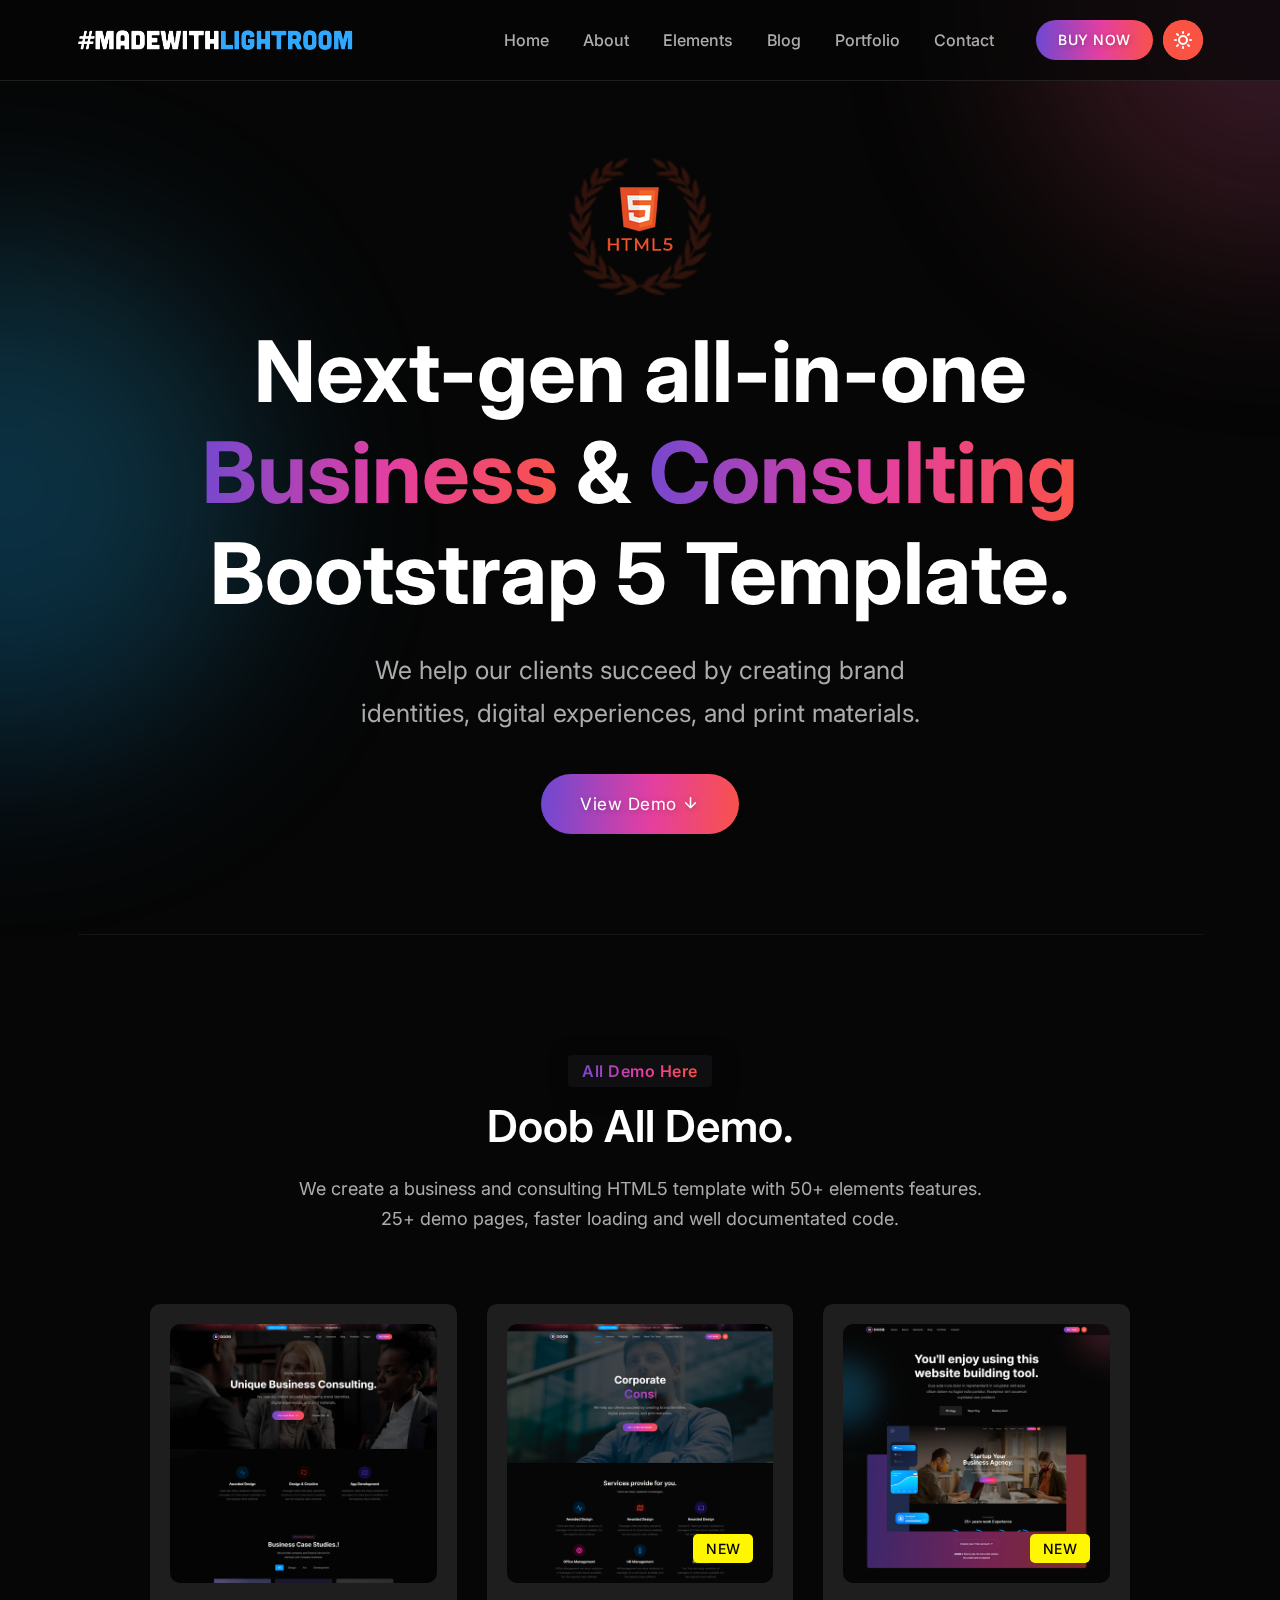
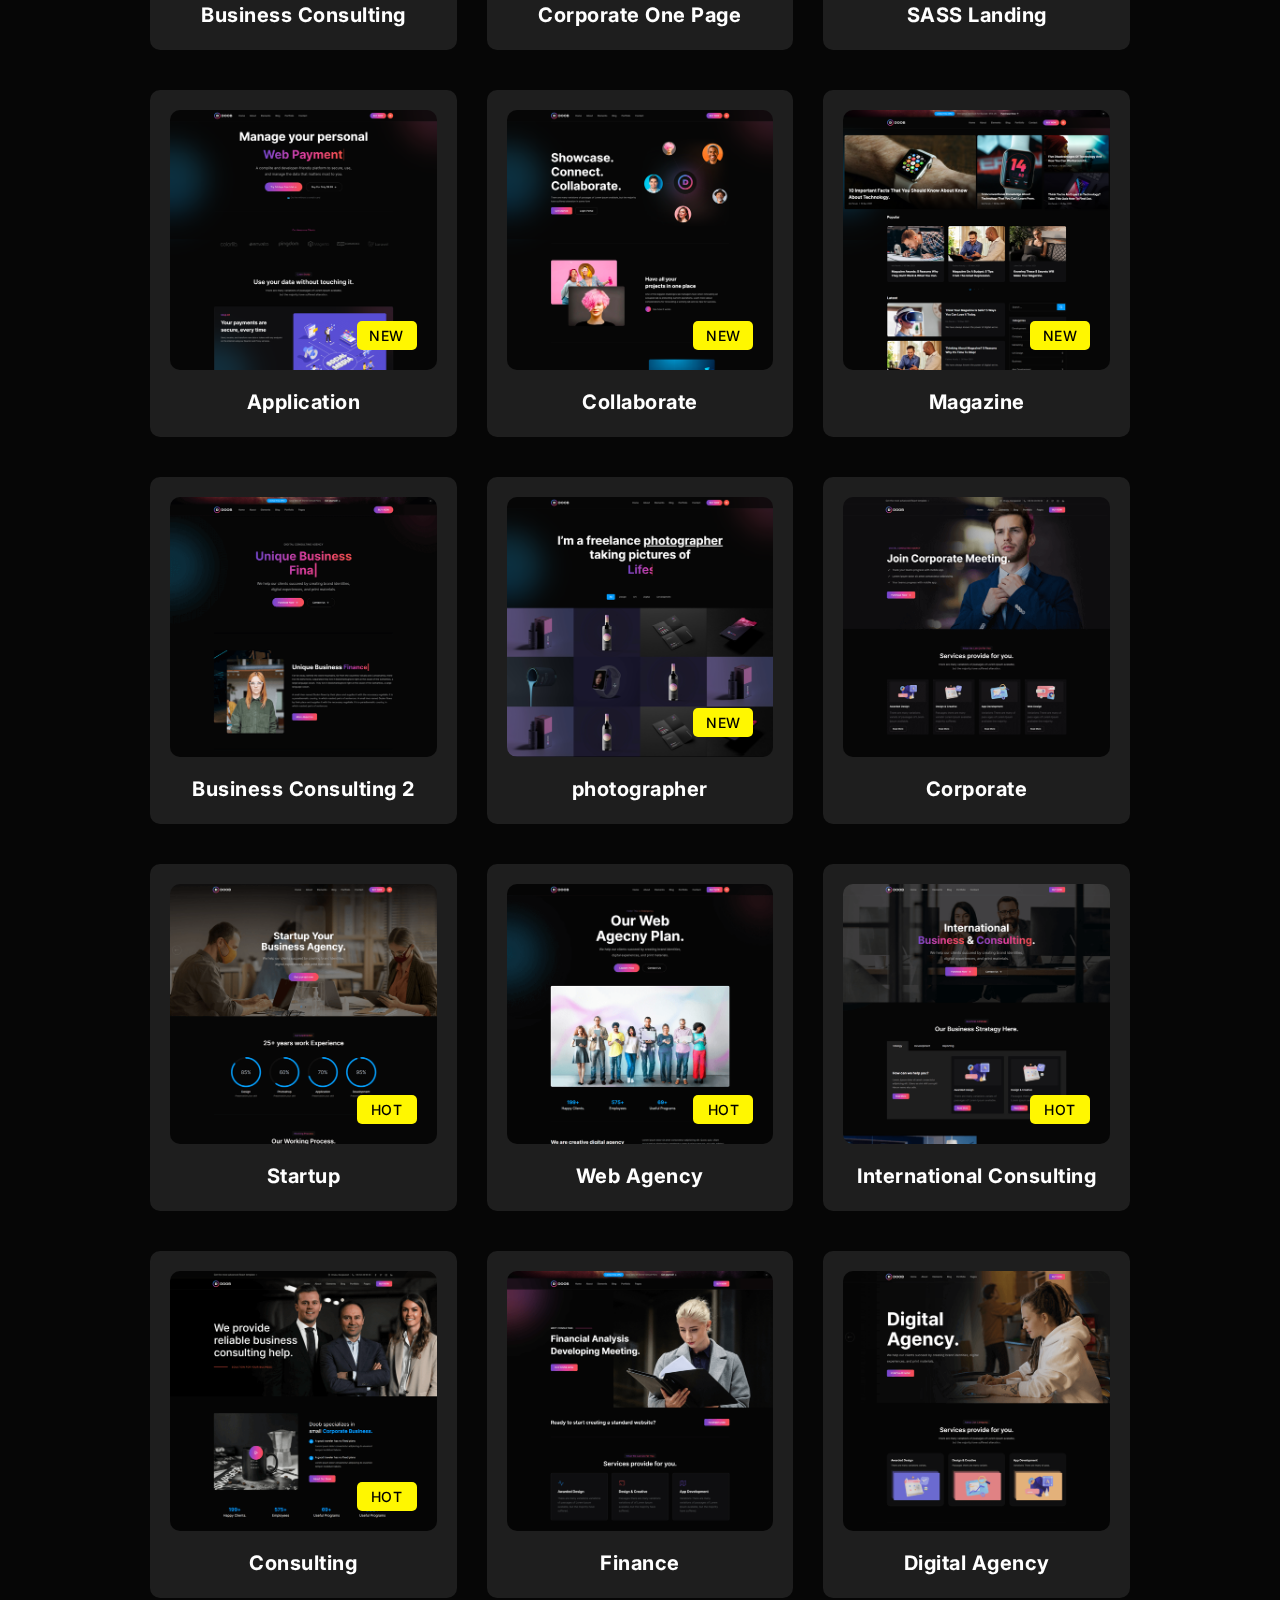
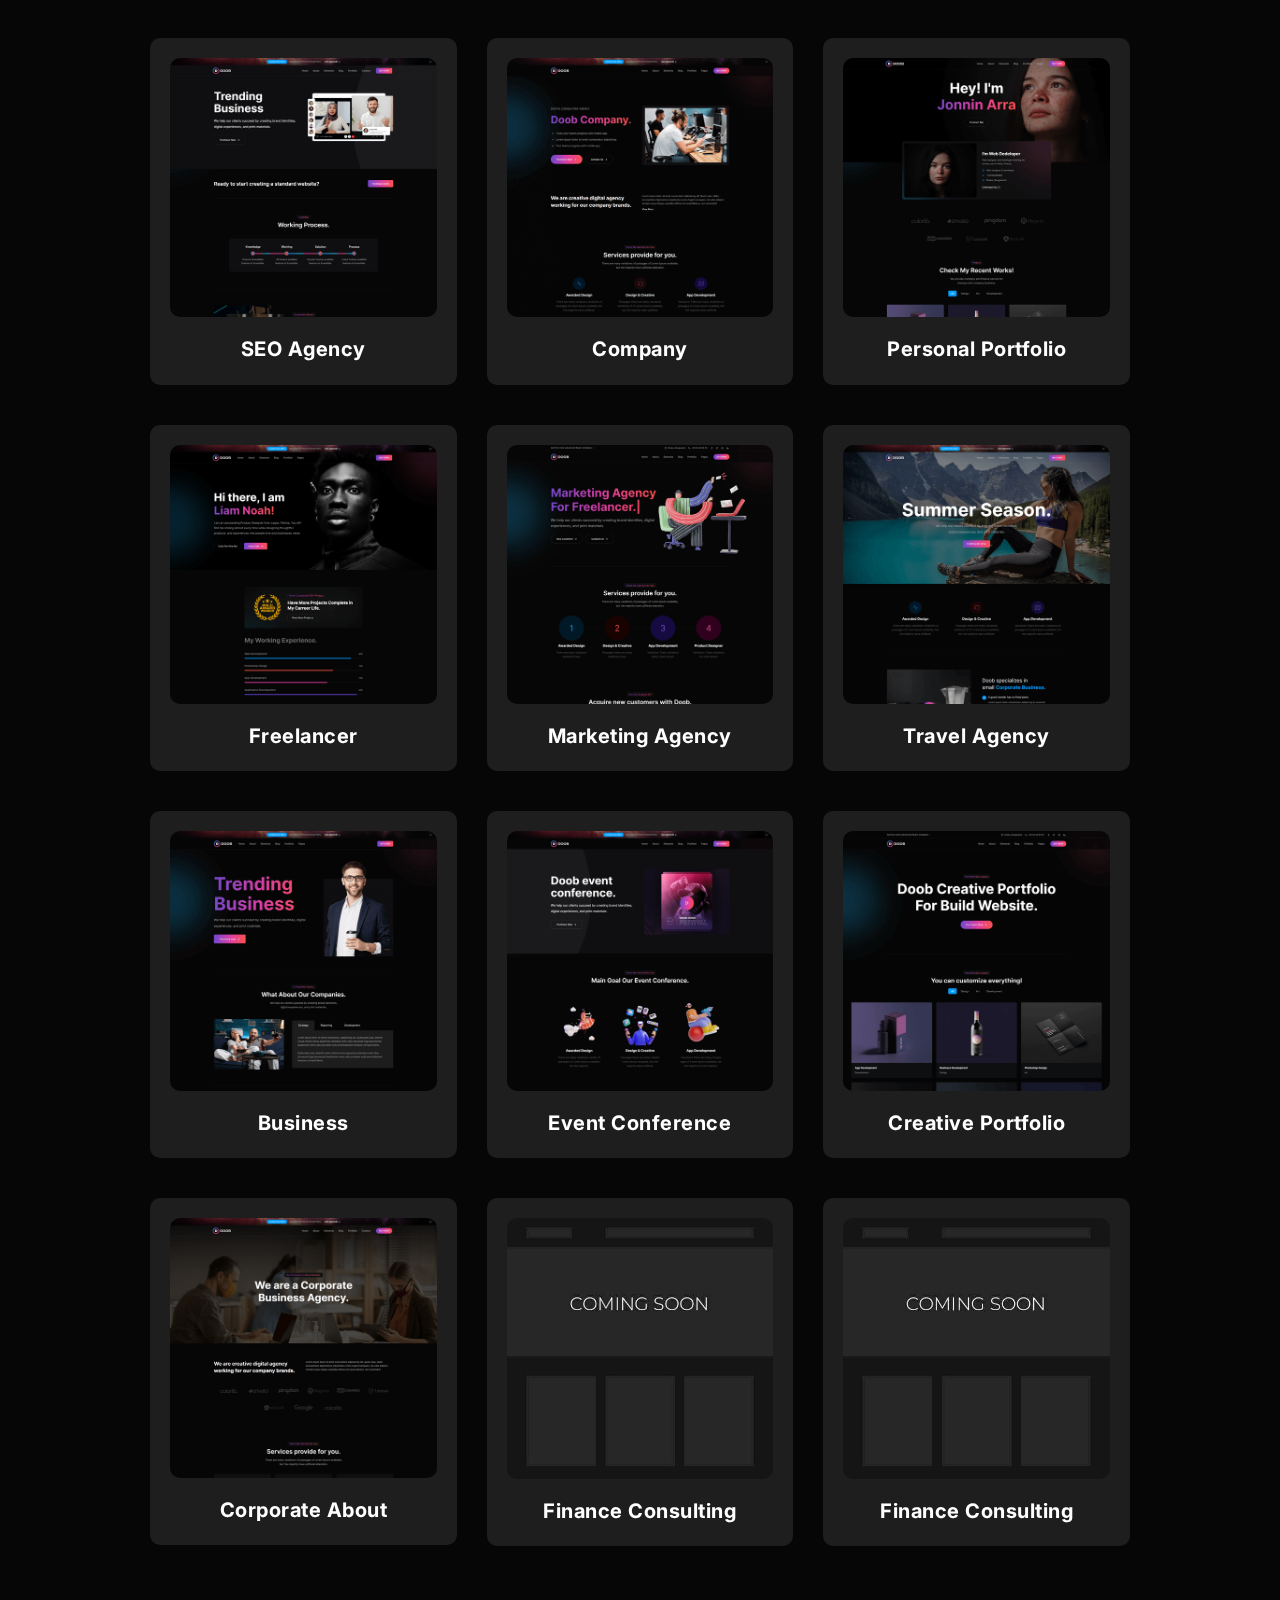
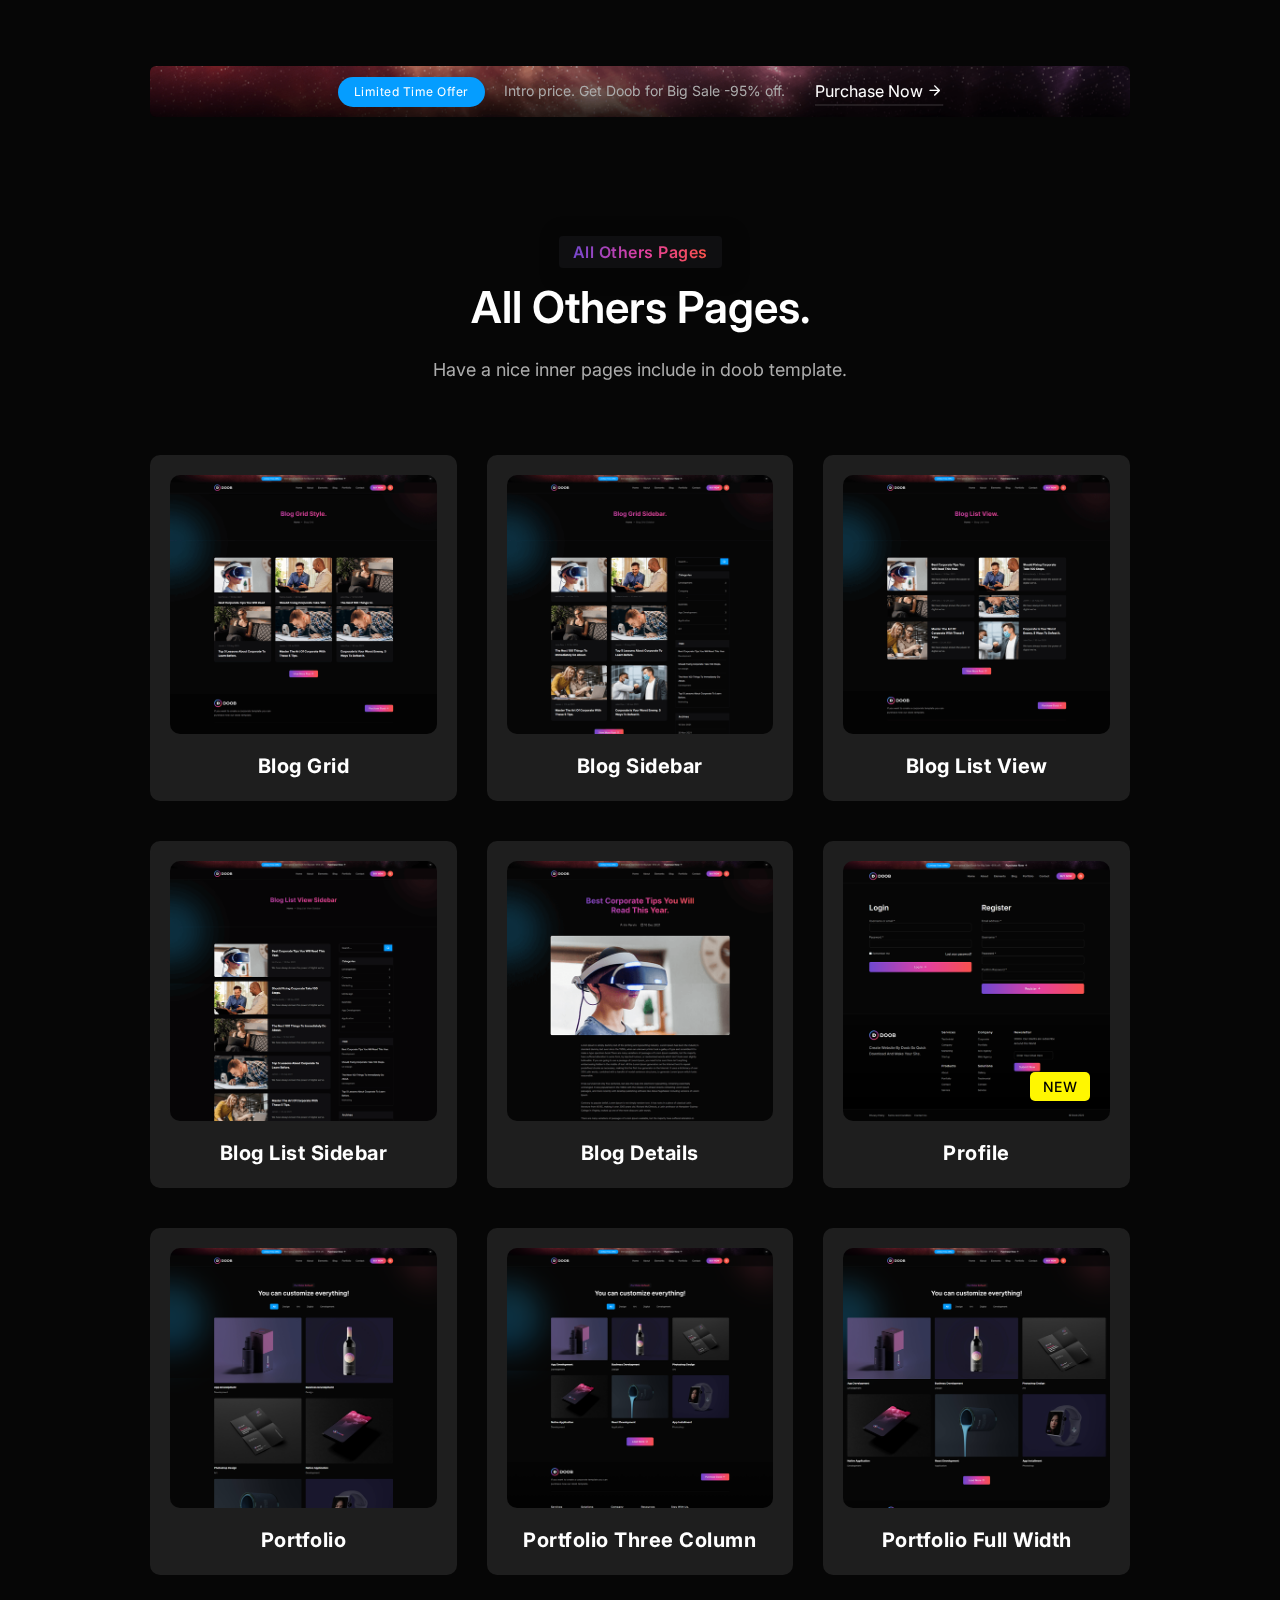
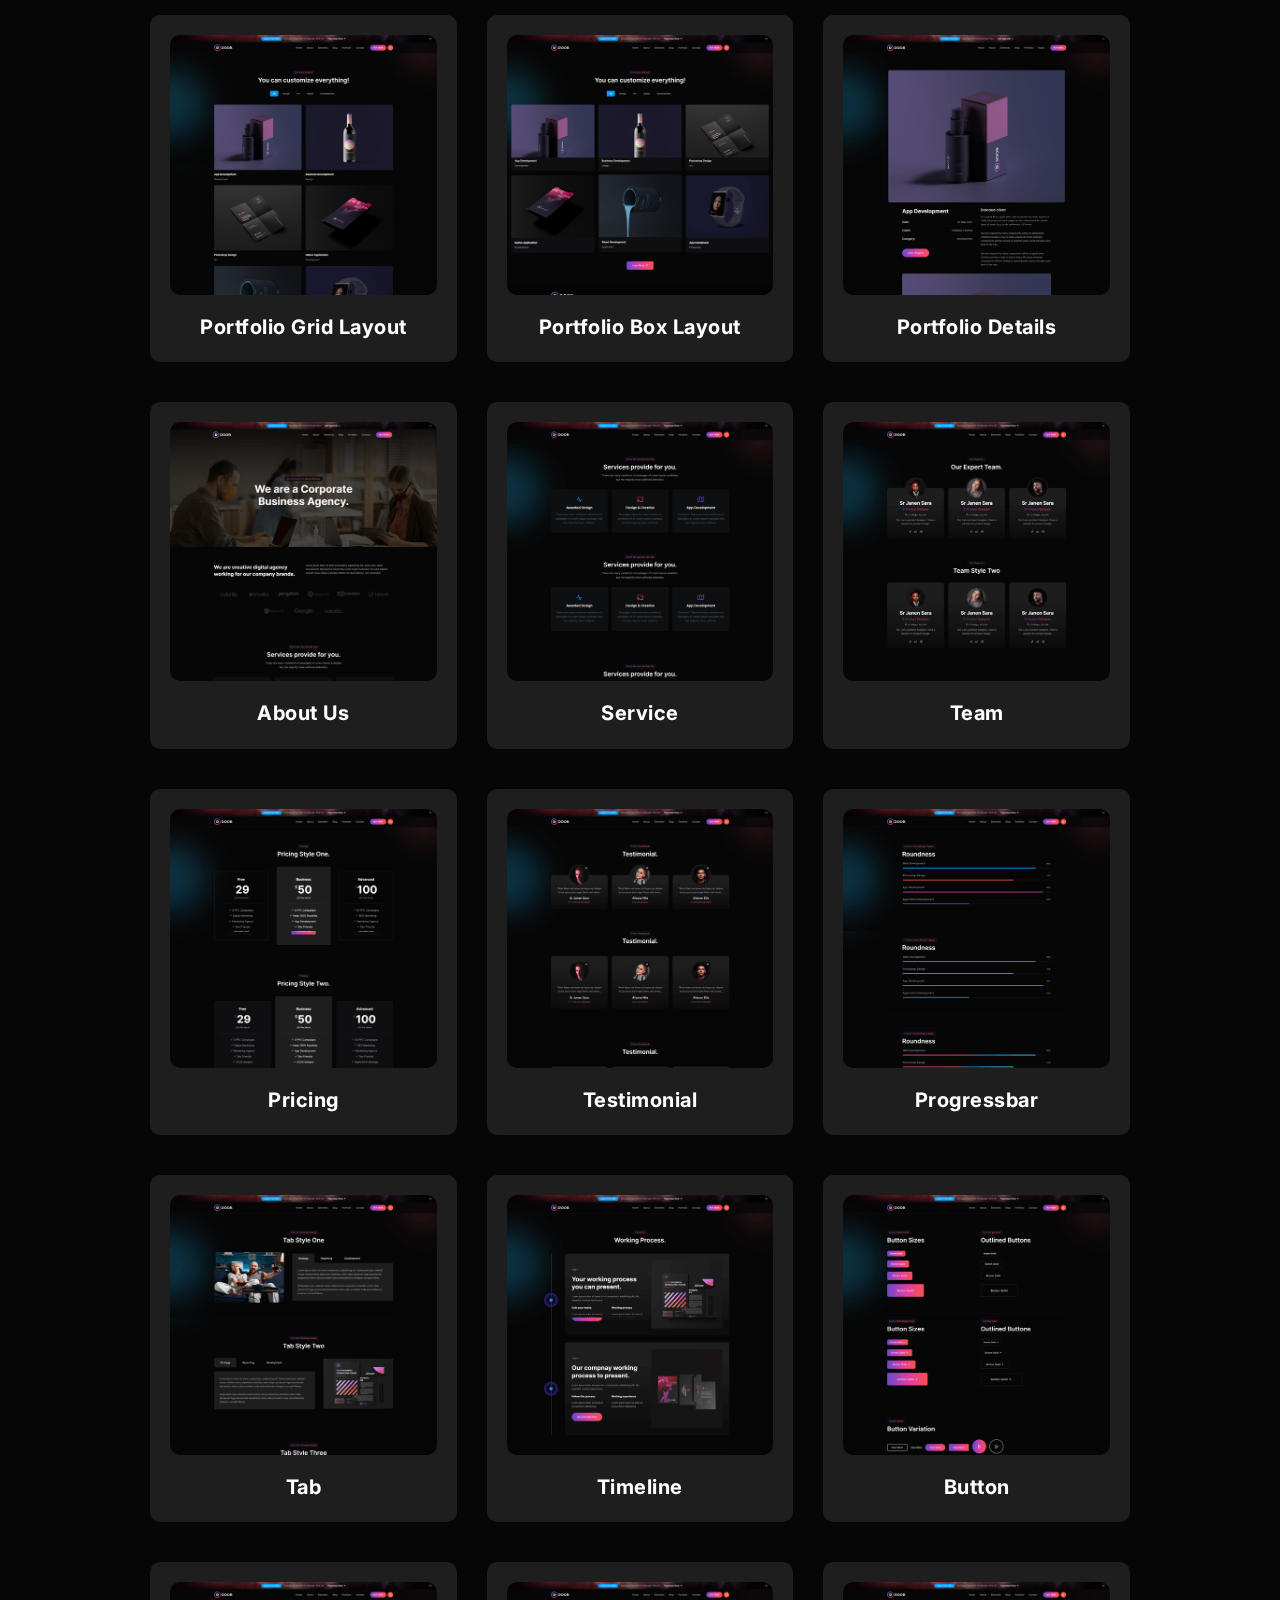
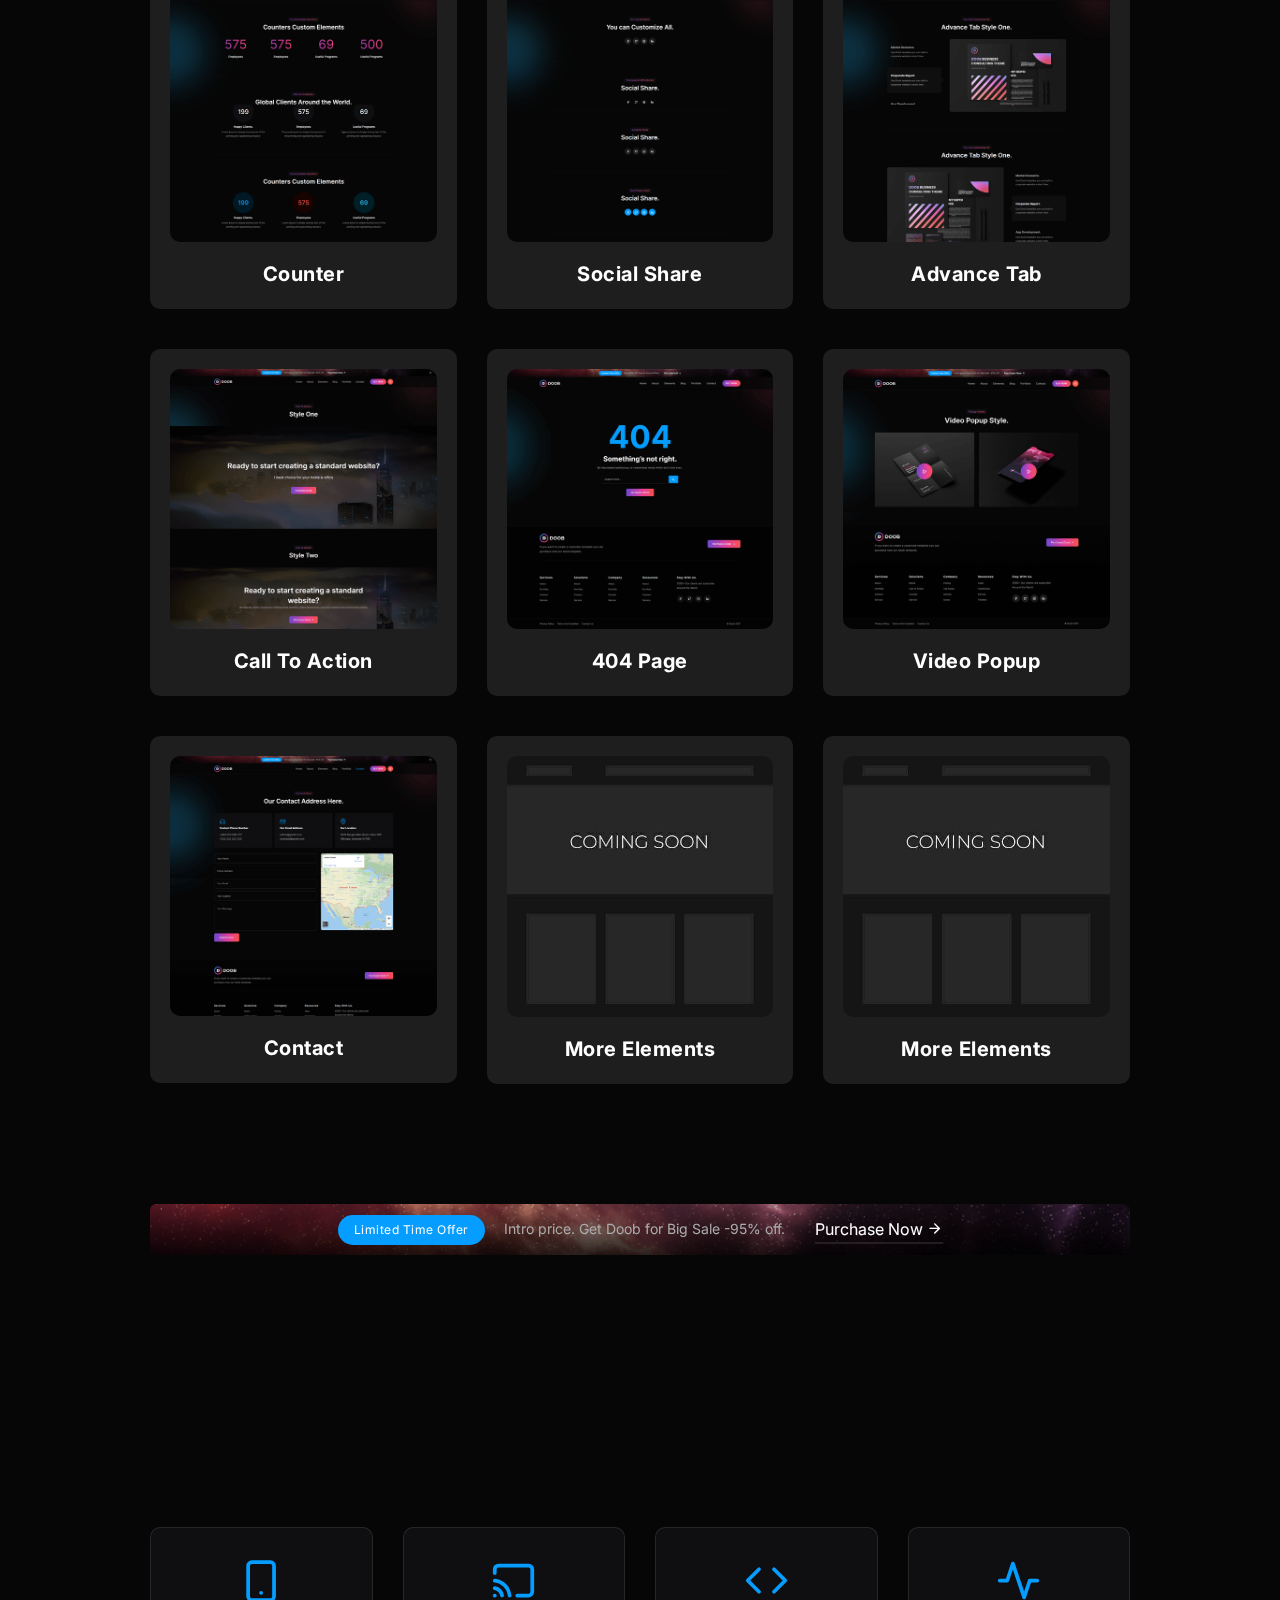
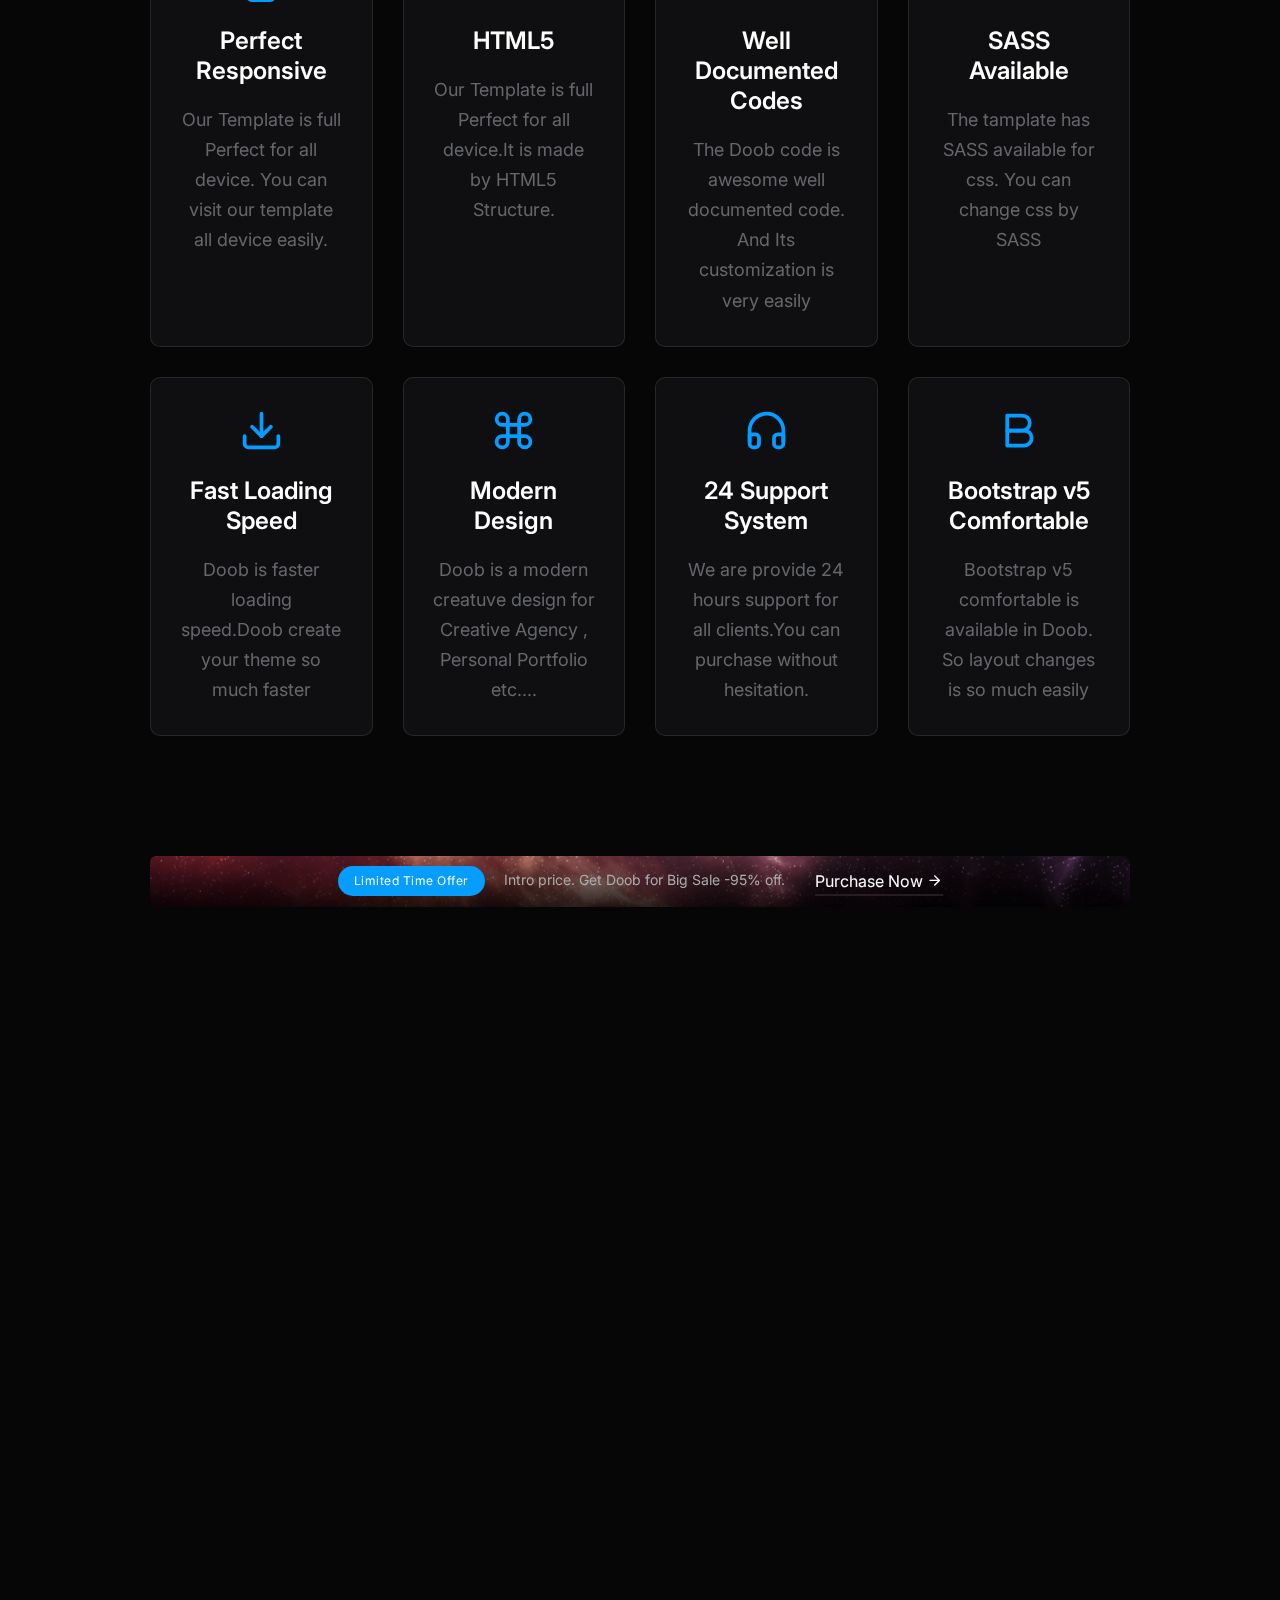
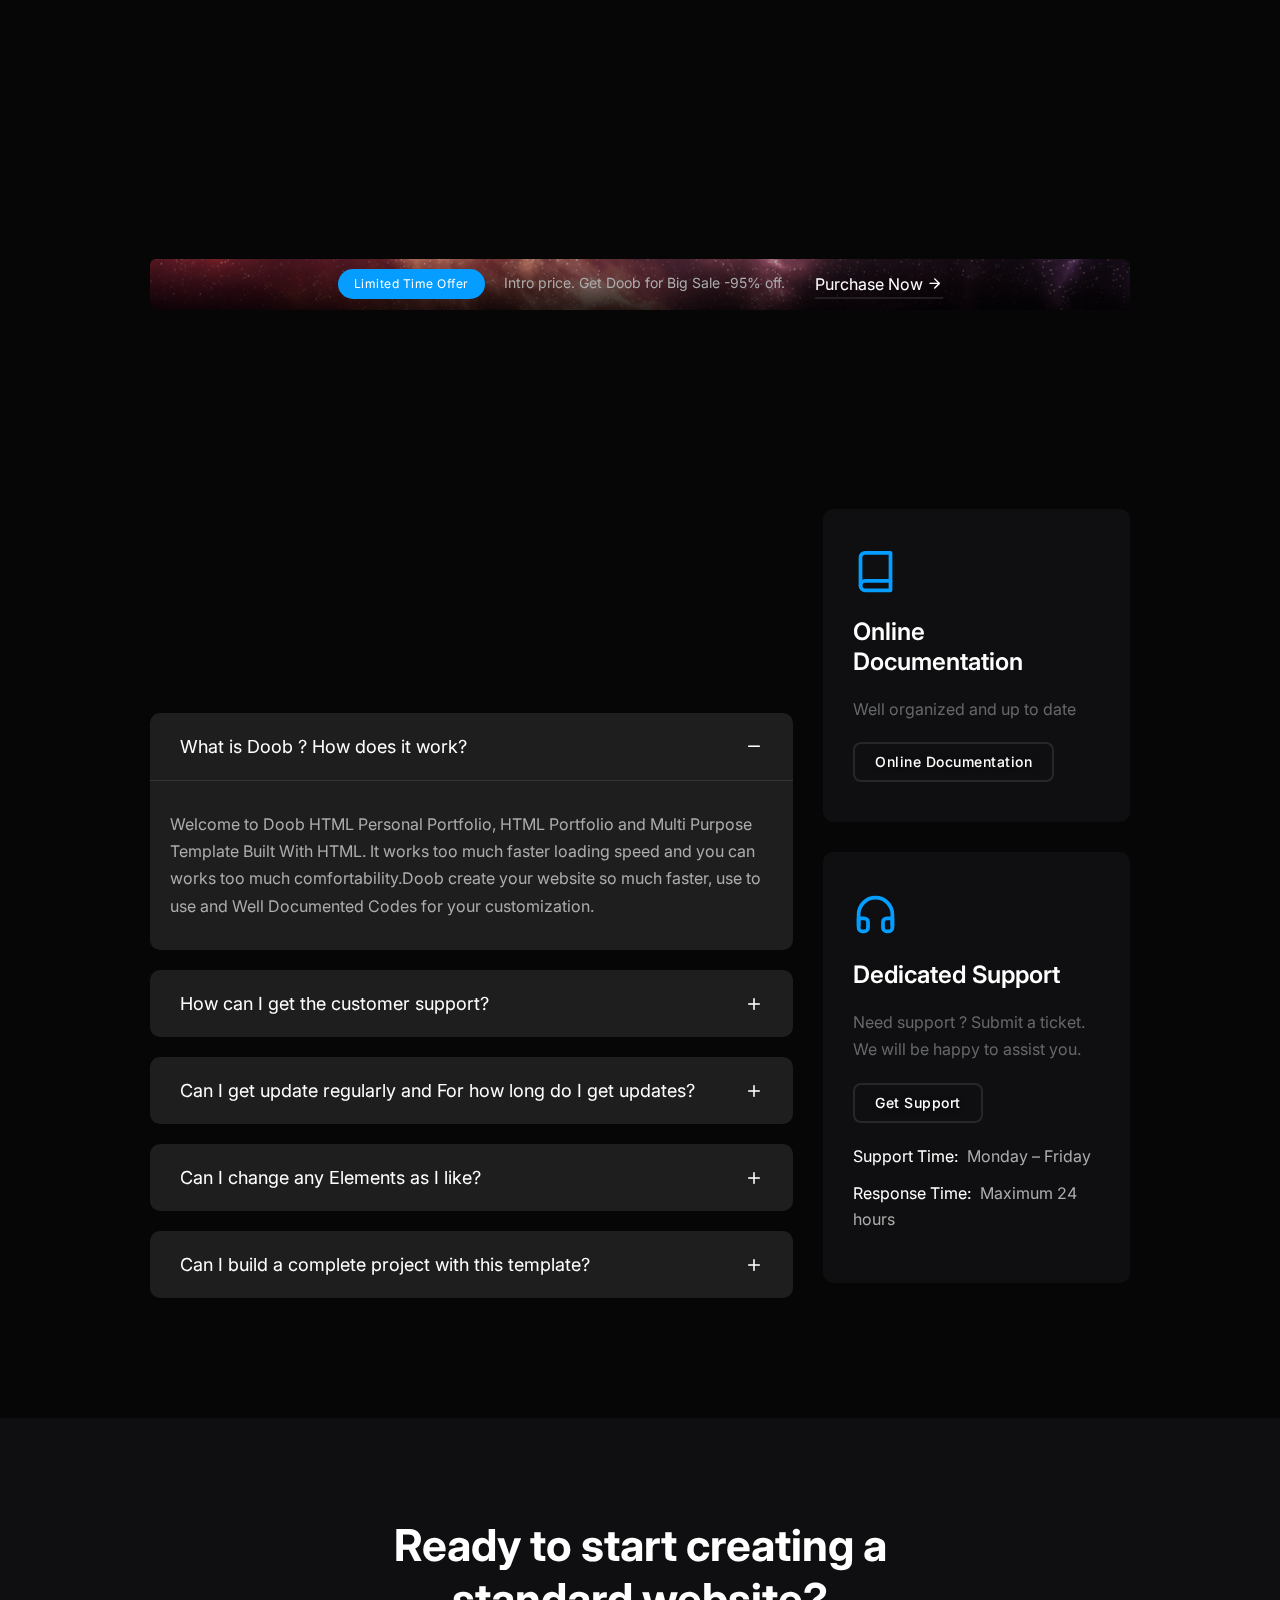
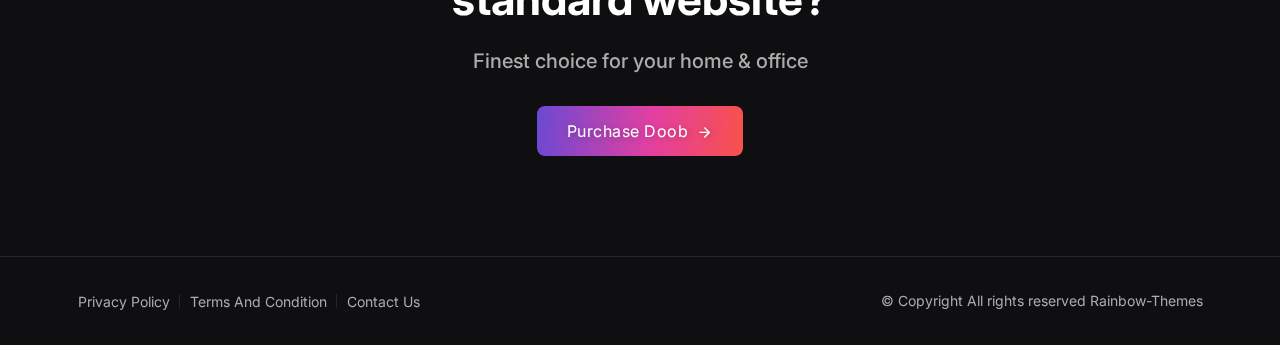
<file: index.html>
<!DOCTYPE html>
<html lang="en">

<head>
    <meta charset="UTF-8">
    <meta name="viewport" content="width=device-width, initial-scale=1.0">
    <meta name="theme-style-mode" content="1"> <!-- 0 == light, 1 == dark -->

    <title>Made with Lightroom - Created by the Community </title>
    <!-- Favicon -->
    <link rel="shortcut icon" type="image/x-icon" href="assets/images/favicon.png">
    <!-- CSS ============================================ -->
    <link rel="stylesheet" href="assets/css/vendor/bootstrap.min.css">
    <link rel="stylesheet" href="assets/css/plugins/animation.css">
    <link rel="stylesheet" href="assets/css/plugins/feature.css">
    <link rel="stylesheet" href="assets/css/plugins/magnify.min.css">
    <link rel="stylesheet" href="assets/css/plugins/slick.css">
    <link rel="stylesheet" href="assets/css/plugins/slick-theme.css">
    <link rel="stylesheet" href="assets/css/plugins/lightbox.css">
    <link rel="stylesheet" href="assets/css/style.css">
</head>

<body>
    <!-- Start Main Wrapper  -->

    <main class="page-wrapper">
        <!-- Start Header Top Area  -->
        <!-- <div class="header-top-news bg-image1">
            <div class="wrapper">
                <div class="container">
                    <div class="row">
                        <div class="col-lg-12">
                            <div class="inner">
                                <div class="content">
                                    <span class="rainbow-badge">Limited Time Offer</span>
                                    <span class="news-text">Join us at the Toronto Sportsmen's Show in Toronto.</span>
                                </div>
                                <div class="right-button">
                                    <a class="btn-read-more" href="https://themeforest.net/checkout/from_item/34133466?license=regular">
                                        <span>Purchase Now <i class="feather-arrow-right"></i></span>
                                    </a>
                                </div>
                            </div>
                        </div>
                    </div>
                </div>
            </div>
            <div class="icon-close">
                <button class="close-button bgsection-activation">
                    <i class="feather-x"></i>
                </button>
            </div>
        </div> -->
        <!-- End Header Top Area  -->
        <!-- Start Header Area  -->
        <header class="rainbow-header header-default header-not-transparent header-sticky">
            <div class="container position-relative">
                <div class="row align-items-center row--0">
                    <div class="col-lg-3 col-md-6 col-4">
                        <div class="logo">
                            <a href="index.html">
                                <img class="logo-light" src="assets/images/logo/logo.png" alt="Corporate Logo">
                                <img class="logo-dark" src="assets/images/logo/logo-dark.png" alt="Corporate Logo">
                            </a>
                        </div>
                    </div>
                    <div class="col-lg-9 col-md-6 col-8 position-static">
                        <div class="header-right">

                            <nav class="mainmenu-nav d-none d-lg-block">
                                <ul class="mainmenu">
                                    <li class="with-megamenu has-menu-child-item position-relative"><a href="#">Home</a>
                                        <div class="rainbow-megamenu with-mega-item-2">
                                            <div class="wrapper">
                                                <div class="row row--0">
                                                    <div class="col-lg-6 single-mega-item">
                                                        <ul class="mega-menu-item">
                                                            <li><a href="index-landing.html">Sass Landing <span class="rainbow-badge-card">New</span></a></li>
                                                            <li><a href="index-application.html">Application <span class="rainbow-badge-card">New</span></a></li>
                                                            <li><a href="index-collaborate.html">Collaborate <span class="rainbow-badge-card">New</span></a></li>
                                                            <li><a href="index-business-consulting.html">Business Consulting</a></li>
                                                            <li><a href="index-business-consulting-2.html">Business Consulting 02</a></li>
                                                            <li><a href="index-magazine.html">Magazine <span class="rainbow-badge-card">New</span></a></li>
                                                            <li><a href="index-corporate.html">Corporate</a></li>
                                                            <li><a href="index-business.html">Business</a></li>
                                                            <li><a href="index-digital-agency.html">Digital Agency</a></li>
                                                            <li><a href="index-finance.html">Finance</a></li>
                                                            <li><a href="index-company.html">Company</a></li>
                                                            <li><a href="index-marketing-agency.html">Marketing Agency</a></li>
                                                        </ul>
                                                    </div>
                                                    <div class="col-lg-6 single-mega-item">
                                                        <ul class="mega-menu-item">
                                                            <li><a href="index-travel-agency.html">Travel Agency</a></li>
                                                            <li><a href="index-consulting.html">Consulting</a></li>
                                                            <li><a href="index-seo-agency.html">SEO Agency</a></li>
                                                            <li><a href="index-personal-portfolio.html">Personal Portfolio</a></li>
                                                            <li><a href="index-event-conference.html">Event Conference</a></li>
                                                            <li><a href="index-creative-portfolio.html">Creative Portfolio</a></li>
                                                            <li><a href="index-freelancer.html">Freelancer</a></li>
                                                            <li><a href="index-international-consulting.html">International Consulting</a></li>
                                                            <li><a href="index-startup.html">Startup</a></li>
                                                            <li><a href="index-web-agency.html">Web Agency</a></li>
                                                            <li><a href="index-corporate-one-page.html">Corporate One Page <span class="rainbow-badge-card">New</span></a></li>
                                                            <li><a href="index-photographer.html">Photographer <span class="rainbow-badge-card">New</span></a></li>
                                                        </ul>
                                                    </div>
                                                </div>
                                            </div>
                                        </div>
                                    </li>
                                    <li><a href="about.html">About</a></li>
                                    <li class="with-megamenu has-menu-child-item"><a href="#">Elements</a>
                                        <div class="rainbow-megamenu">
                                            <div class="wrapper">
                                                <div class="row row--0">
                                                    <div class="col-lg-3 single-mega-item">
                                                        <ul class="mega-menu-item">
                                                            <li><a href="button.html">Button</a></li>
                                                            <li><a href="service.html">Service</a></li>
                                                            <li><a href="counter.html">Counter</a></li>
                                                            <li><a href="progressbar.html">Progressbar</a></li>
                                                            <li><a href="accordion.html">Accordion</a></li>
                                                            <li><a href="social-share.html">Social Share</a></li>
                                                            <li><a href="blog-grid.html">Blog Grid</a></li>
                                                        </ul>
                                                    </div>
                                                    <div class="col-lg-3 single-mega-item">
                                                        <ul class="mega-menu-item">
                                                            <li><a href="team.html">Team</a></li>
                                                            <li><a href="portfolio.html">Portfolio</a></li>
                                                            <li><a href="testimonial.html">Testimonial</a></li>
                                                            <li><a href="timeline.html">Timeline</a></li>
                                                            <li><a href="tab.html">Tab</a></li>
                                                            <li><a href="pricing.html">Pricing</a></li>
                                                            <li><a href="split.html">Split Section</a></li>
                                                        </ul>
                                                    </div>
                                                    <div class="col-lg-3 single-mega-item">
                                                        <ul class="mega-menu-item">
                                                            <li><a href="call-to-action.html">Call To Action</a></li>
                                                            <li><a href="video.html">Video</a></li>
                                                            <li><a href="gallery.html">Gallery</a></li>
                                                            <li><a href="contact.html">Contact</a></li>
                                                            <li><a href="brand.html">Brand</a></li>
                                                            <li><a href="portfolio.html">Portfolio</a></li>
                                                            <li><a href="error.html">404</a></li>
                                                        </ul>
                                                    </div>
                                                    <div class="col-lg-3 single-mega-item">
                                                        <ul class="mega-menu-item">
                                                            <li><a href="advance-tab.html">Advance Tab <span
                                        class="rainbow-badge-card">Hot</span></a></li>
                                                            <li><a href="brand-carouse.html">Brand Carousel <span
                                        class="rainbow-badge-card">New</span></a></li>
                                                            <li><a href="advance-pricing.html">Advance Pricing <span
                                        class="rainbow-badge-card">Hot</span></a></li>
                                                            <li><a href="portfolio-details.html">Portfolio Details</a></li>
                                                            <li><a href="blog-details.html">Blog Details</a></li>
                                                            <li><a href="privacy-policy.html">Privacy Policy <span
                                class="rainbow-badge-card">New</span></a></li>
                                                            <li><a href="login.html">Profile <span
                                class="rainbow-badge-card">New</span></a></li>
                                                        </ul>
                                                    </div>
                                                </div>
                                            </div>
                                        </div>
                                    </li>

                                    <li class="has-droupdown has-menu-child-item"><a href="#">Blog</a>
                                        <ul class="submenu">
                                            <li><a href="blog-grid.html">Blog Grid</a></li>
                                            <li><a href="blog-grid-sidebar.html">Blog Grid Sidebar</a></li>
                                            <li><a href="blog-list-view.html">Blog List View</a></li>
                                            <li><a href="blog-list-sidebar.html">Blog List View Sidebar</a></li>
                                            <li><a href="blog-details.html">Blog Details</a></li>
                                        </ul>
                                    </li>

                                    <li class="has-droupdown has-menu-child-item"><a href="#">Portfolio</a>
                                        <ul class="submenu">
                                            <li><a href="portfolio.html">Portfolio Default</a></li>
                                            <li><a href="portfolio-three-column.html">Portfolio Three Column</a></li>
                                            <li><a href="portfolio-full-width.html">Portfolio Full Width</a></li>
                                            <li><a href="portfolio-grid-layout.html">Portfolio Grid Layout</a></li>
                                            <li><a href="portfolio-box-layout.html">Portfolio Box Layout</a></li>
                                            <li><a href="portfolio-details.html">Portfolio Details</a></li>
                                        </ul>
                                    </li>
                                    <li><a href="contact.html">Contact</a></li>
                                </ul>







                            </nav>

                            <!-- Start Header Btn  -->
                            <div class="header-btn">
                                <a class="btn-default btn-small round" target="_blank" href="https://themeforest.net/checkout/from_item/34133466?license=regular">BUY NOW</a>
                            </div>
                            <!-- End Header Btn  -->

                            <!-- Start Mobile-Menu-Bar -->
                            <div class="mobile-menu-bar ml--5 d-block d-lg-none">
                                <div class="hamberger">
                                    <button class="hamberger-button">
                                        <i class="feather-menu"></i>
                                    </button>
                                </div>
                            </div>
                            <!-- Start Mobile-Menu-Bar -->

                            <div id="my_switcher" class="my_switcher">
                                <ul>
                                    <li>
                                        <a href="javascript: void(0);" data-theme="light" class="setColor light">
                                            <img class="sun-image" src="assets/images/icons/sun-01.svg" alt="Sun images">
                                        </a>
                                    </li>
                                    <li>
                                        <a href="javascript: void(0);" data-theme="dark" class="setColor dark">
                                            <img class="Victor Image" src="assets/images/icons/vector.svg" alt="Vector Images">
                                        </a>
                                    </li>
                                </ul>
                            </div>

                        </div>
                    </div>
                </div>
            </div>
        </header>
        <!-- End Header Area  -->
        <div class="popup-mobile-menu">
            <div class="inner">
                <div class="header-top">
                    <div class="logo">
                        <a href="index.html">
                            <img class="logo-light" src="assets/images/logo/logo.png" alt="Corporate Logo">
                            <img class="logo-dark" src="assets/images/logo/logo-dark.png" alt="Corporate Logo">
                        </a>
                    </div>
                    <div class="close-menu">
                        <button class="close-button">
                            <i class="feather-x"></i>
                        </button>
                    </div>
                </div>
                <ul class="mainmenu">
                    <li class="with-megamenu has-menu-child-item position-relative"><a href="#">Home</a>
                        <div class="rainbow-megamenu with-mega-item-2">
                            <div class="wrapper">
                                <div class="row row--0">
                                    <div class="col-lg-6 single-mega-item">
                                        <ul class="mega-menu-item">
                                            <li><a href="index-landing.html">Sass Landing <span class="rainbow-badge-card">New</span></a></li>
                                            <li><a href="index-application.html">Application <span class="rainbow-badge-card">New</span></a></li>
                                            <li><a href="index-collaborate.html">Collaborate <span class="rainbow-badge-card">New</span></a></li>
                                            <li><a href="index-business-consulting.html">Business Consulting</a></li>
                                            <li><a href="index-business-consulting-2.html">Business Consulting 02</a></li>
                                            <li><a href="index-magazine.html">Magazine <span class="rainbow-badge-card">New</span></a></li>
                                            <li><a href="index-corporate.html">Corporate</a></li>
                                            <li><a href="index-business.html">Business</a></li>
                                            <li><a href="index-digital-agency.html">Digital Agency</a></li>
                                            <li><a href="index-finance.html">Finance</a></li>
                                            <li><a href="index-company.html">Company</a></li>
                                            <li><a href="index-marketing-agency.html">Marketing Agency</a></li>
                                        </ul>
                                    </div>
                                    <div class="col-lg-6 single-mega-item">
                                        <ul class="mega-menu-item">
                                            <li><a href="index-travel-agency.html">Travel Agency</a></li>
                                            <li><a href="index-consulting.html">Consulting</a></li>
                                            <li><a href="index-seo-agency.html">SEO Agency</a></li>
                                            <li><a href="index-personal-portfolio.html">Personal Portfolio</a></li>
                                            <li><a href="index-event-conference.html">Event Conference</a></li>
                                            <li><a href="index-creative-portfolio.html">Creative Portfolio</a></li>
                                            <li><a href="index-freelancer.html">Freelancer</a></li>
                                            <li><a href="index-international-consulting.html">International Consulting</a></li>
                                            <li><a href="index-startup.html">Startup</a></li>
                                            <li><a href="index-web-agency.html">Web Agency</a></li>
                                            <li><a href="index-corporate-one-page.html">Corporate One Page <span class="rainbow-badge-card">New</span></a></li>
                                            <li><a href="index-photographer.html">Photographer <span class="rainbow-badge-card">New</span></a></li>
                                        </ul>
                                    </div>
                                </div>
                            </div>
                        </div>
                    </li>
                    <li><a href="about.html">About</a></li>
                    <li class="with-megamenu has-menu-child-item"><a href="#">Elements</a>
                        <div class="rainbow-megamenu">
                            <div class="wrapper">
                                <div class="row row--0">
                                    <div class="col-lg-3 single-mega-item">
                                        <ul class="mega-menu-item">
                                            <li><a href="button.html">Button</a></li>
                                            <li><a href="service.html">Service</a></li>
                                            <li><a href="counter.html">Counter</a></li>
                                            <li><a href="progressbar.html">Progressbar</a></li>
                                            <li><a href="accordion.html">Accordion</a></li>
                                            <li><a href="social-share.html">Social Share</a></li>
                                            <li><a href="blog-grid.html">Blog Grid</a></li>
                                        </ul>
                                    </div>
                                    <div class="col-lg-3 single-mega-item">
                                        <ul class="mega-menu-item">
                                            <li><a href="team.html">Team</a></li>
                                            <li><a href="portfolio.html">Portfolio</a></li>
                                            <li><a href="testimonial.html">Testimonial</a></li>
                                            <li><a href="timeline.html">Timeline</a></li>
                                            <li><a href="tab.html">Tab</a></li>
                                            <li><a href="pricing.html">Pricing</a></li>
                                            <li><a href="split.html">Split Section</a></li>
                                        </ul>
                                    </div>
                                    <div class="col-lg-3 single-mega-item">
                                        <ul class="mega-menu-item">
                                            <li><a href="call-to-action.html">Call To Action</a></li>
                                            <li><a href="video.html">Video</a></li>
                                            <li><a href="gallery.html">Gallery</a></li>
                                            <li><a href="contact.html">Contact</a></li>
                                            <li><a href="brand.html">Brand</a></li>
                                            <li><a href="portfolio.html">Portfolio</a></li>
                                            <li><a href="error.html">404</a></li>
                                        </ul>
                                    </div>
                                    <div class="col-lg-3 single-mega-item">
                                        <ul class="mega-menu-item">
                                            <li><a href="advance-tab.html">Advance Tab <span
                                        class="rainbow-badge-card">Hot</span></a></li>
                                            <li><a href="brand-carouse.html">Brand Carousel <span
                                        class="rainbow-badge-card">New</span></a></li>
                                            <li><a href="advance-pricing.html">Advance Pricing <span
                                        class="rainbow-badge-card">Hot</span></a></li>
                                            <li><a href="portfolio-details.html">Portfolio Details</a></li>
                                            <li><a href="blog-details.html">Blog Details</a></li>
                                            <li><a href="privacy-policy.html">Privacy Policy <span
                                class="rainbow-badge-card">New</span></a></li>
                                            <li><a href="login.html">Profile <span
                                class="rainbow-badge-card">New</span></a></li>
                                        </ul>
                                    </div>
                                </div>
                            </div>
                        </div>
                    </li>

                    <li class="has-droupdown has-menu-child-item"><a href="#">Blog</a>
                        <ul class="submenu">
                            <li><a href="blog-grid.html">Blog Grid</a></li>
                            <li><a href="blog-grid-sidebar.html">Blog Grid Sidebar</a></li>
                            <li><a href="blog-list-view.html">Blog List View</a></li>
                            <li><a href="blog-list-sidebar.html">Blog List View Sidebar</a></li>
                            <li><a href="blog-details.html">Blog Details</a></li>
                        </ul>
                    </li>

                    <li class="has-droupdown has-menu-child-item"><a href="#">Portfolio</a>
                        <ul class="submenu">
                            <li><a href="portfolio.html">Portfolio Default</a></li>
                            <li><a href="portfolio-three-column.html">Portfolio Three Column</a></li>
                            <li><a href="portfolio-full-width.html">Portfolio Full Width</a></li>
                            <li><a href="portfolio-grid-layout.html">Portfolio Grid Layout</a></li>
                            <li><a href="portfolio-box-layout.html">Portfolio Box Layout</a></li>
                            <li><a href="portfolio-details.html">Portfolio Details</a></li>
                        </ul>
                    </li>
                    <li><a href="contact.html">Contact</a></li>
                </ul>







            </div>
        </div>
        <!-- Start Theme Style  -->
        <div>
            <div class="rainbow-gradient-circle"></div>
            <div class="rainbow-gradient-circle theme-pink"></div>
        </div>
        <!-- End Theme Style  -->



        <!-- Start Banner Area  -->
        <div class="demo-slider-area slider-area bg-transparent slider-style-1 pb--100 pt--70">
            <div class="container">
                <div class="row">
                    <div class="col-lg-12">
                        <div class="inner text-center">
                            <div class="react-image mb--20">
                                <img src="assets/images/demo/react-badge.png" alt="Doob React">
                            </div>
                            <h1 class="title display-two">
                                Next-gen all-in-one <br><span class="theme-gradient">Business</span> &amp; <span
                                    class="theme-gradient">Consulting</span><br>Bootstrap 5 Template.
                            </h1>
                            <p class="description">We help our clients succeed by creating brand identities, digital
                                experiences, and print materials.</p>
                            <div class="button-group">
                                <a class="btn-default btn-large round btn-icon smoth-animation" href="#demo">View
                                    Demo <i class="feather-arrow-down"></i>
                                </a>

                            </div>
                        </div>
                    </div>
                </div>
            </div>
        </div>
        <!-- End Banner Area  -->

        <!-- Start Seperator Area  -->
        <div class="rbt-separator-mid">
            <div class="container">
                <hr class="rbt-separator m-0">
            </div>
        </div>
        <!-- End Seperator Area  -->

        <div class="rainbow-demo-area rainbow-section-gap" id="demo">
            <div class="wrapper plr--150 plr_lg--30 plr_md--30 plr_sm--30">
                <div class="row">
                    <div class="col-lg-12">
                        <div class="section-title text-center">
                            <h4 class="subtitle ">
                                <span class="theme-gradient">All Demo Here</span>
                            </h4>
                            <h2 class="title w-600 mb--20">Doob All Demo.</h2>
                            <p class="description b1">We create a business and consulting HTML5 template with 50+
                                elements features. <br> 25+ demo pages, faster loading and well documentated code.</p>
                        </div>
                    </div>
                </div>
                <div class="row row--30">

                    <!-- Start Single Demo  -->
                    <div class="col-lg-4 col-md-6 col-12 mt--40">
                        <div class="single-demo">
                            <a target="_blank" href="index-business-consulting.html">
                                <div class="thumbnail">
                                    <img class="image-dark" src="assets/images/demo/business-consulting.png" alt="Corporate Images">
                                    <img class="image-light" src="assets/images/demo/business-consulting-light.png" alt="Corporate Images">
                                </div>
                            </a>
                            <h4 class="title"><a target="_blank" href="index-business-consulting.html">Business
                                    Consulting</a> </h4>
                        </div>
                    </div>
                    <!-- End Single Demo  -->

                    <!-- Start Single Demo  -->
                    <div class="col-lg-4 col-md-6 col-12 mt--40">
                        <div class="single-demo">
                            <a target="_blank" href="index-corporate-one-page.html">
                                <div class="thumbnail">
                                    <img class="image-dark" src="assets/images/demo/corporate-one-page.png" alt="Corporate Images">
                                    <img class="image-light" src="assets/images/demo/corporate-one-page-light.png" alt="Corporate Images">
                                    <span class="label-badge">New</span>
                                </div>
                            </a>
                            <h4 class="title"><a target="_blank" href="index-corporate-one-page.html">Corporate One
                                    Page</a> </h4>
                        </div>
                    </div>
                    <!-- End Single Demo  -->

                    <!-- Start Single Demo  -->
                    <div class="col-lg-4 col-md-6 col-12 mt--40">
                        <div class="single-demo">
                            <a target="_blank" href="index-landing.html">
                                <div class="thumbnail">
                                    <img class="image-dark" src="assets/images/demo/landing.png" alt="Corporate Images">
                                    <img class="image-light" src="assets/images/demo/landing-light.png" alt="Corporate Images">
                                    <span class="label-badge">New</span>
                                </div>
                            </a>
                            <h4 class="title"><a target="_blank" href="index-landing.html">SASS Landing</a> </h4>
                        </div>
                    </div>
                    <!-- End Single Demo  -->

                    <!-- Start Single Demo  -->
                    <div class="col-lg-4 col-md-6 col-12 mt--40">
                        <div class="single-demo">
                            <a target="_blank" href="index-application.html">
                                <div class="thumbnail">
                                    <img class="image-dark" src="assets/images/demo/application.png" alt="Corporate Images">
                                    <img class="image-light" src="assets/images/demo/application-light.png" alt="Corporate Images">
                                    <span class="label-badge">New</span>
                                </div>
                            </a>
                            <h4 class="title"><a target="_blank" href="index-application.html">Application</a> </h4>
                        </div>
                    </div>
                    <!-- End Single Demo  -->

                    <!-- Start Single Demo  -->
                    <div class="col-lg-4 col-md-6 col-12 mt--40">
                        <div class="single-demo">
                            <a target="_blank" href="index-collaborate.html">
                                <div class="thumbnail">
                                    <img class="image-dark" src="assets/images/demo/collaborate.png" alt="Corporate Images">
                                    <img class="image-light" src="assets/images/demo/collaborate-light.png" alt="Corporate Images">
                                    <span class="label-badge">New</span>
                                </div>
                            </a>
                            <h4 class="title"><a target="_blank" href="index-collaborate.html">Collaborate</a> </h4>
                        </div>
                    </div>
                    <!-- End Single Demo  -->

                    <!-- Start Single Demo  -->
                    <div class="col-lg-4 col-md-6 col-12 mt--40">
                        <div class="single-demo">
                            <a target="_blank" href="index-magazine.html">
                                <div class="thumbnail">
                                    <img class="image-dark" src="assets/images/demo/home-magazine.png" alt="Corporate Images">
                                    <img class="image-light" src="assets/images/demo/home-magazine-light.png" alt="Corporate Images">
                                    <span class="label-badge">New</span>
                                </div>
                            </a>
                            <h4 class="title"><a target="_blank" href="index-magazine.html">Magazine</a> </h4>
                        </div>
                    </div>
                    <!-- End Single Demo  -->

                    <!-- Start Single Demo  -->
                    <div class="col-lg-4 col-md-6 col-12 mt--40">
                        <div class="single-demo">
                            <a target="_blank" href="index-business-consulting-2.html">
                                <div class="thumbnail">
                                    <img class="image-dark" src="assets/images/demo/business-consulting-2.png" alt="Corporate Images">
                                    <img class="image-light" src="assets/images/demo/business-consulting-2-light.png" alt="Corporate Images">
                                </div>
                            </a>
                            <h4 class="title"><a target="_blank" href="index-business-consulting-2.html">Business
                                    Consulting 2</a> </h4>
                        </div>
                    </div>
                    <!-- End Single Demo  -->

                    <!-- Start Single Demo  -->
                    <div class="col-lg-4 col-md-6 col-12 mt--40">
                        <div class="single-demo">
                            <a target="_blank" href="index-photographer.html">
                                <div class="thumbnail">
                                    <img class="image-dark" src="assets/images/demo/photographer.png" alt="Corporate Images">
                                    <img class="image-light" src="assets/images/demo/photographer-light.png" alt="Corporate Images">
                                    <span class="label-badge">New</span>
                                </div>
                            </a>
                            <h4 class="title"><a target="_blank" href="index-photographer.html">photographer</a> </h4>
                        </div>
                    </div>
                    <!-- End Single Demo  -->

                    <!-- Start Single Demo  -->
                    <div class="col-lg-4 col-md-6 col-12 mt--40">
                        <div class="single-demo">
                            <a target="_blank" href="index-corporate.html">
                                <div class="thumbnail">
                                    <img class="image-dark" src="assets/images/demo/corporate.png" alt="Corporate Images">
                                    <img class="image-light" src="assets/images/demo/corporate-light.png" alt="Corporate Images">
                                </div>
                            </a>
                            <h4 class="title"><a target="_blank" href="index-corporate.html">Corporate</a> </h4>
                        </div>
                    </div>
                    <!-- End Single Demo  -->

                    <!-- Start Single Demo  -->
                    <div class="col-lg-4 col-md-6 col-12 mt--40">
                        <div class="single-demo">
                            <a target="_blank" href="index-startup.html">
                                <div class="thumbnail">
                                    <img class="image-dark" src="assets/images/demo/startup.png" alt="startup Images">
                                    <img class="image-light" src="assets/images/demo/startup-light.png" alt="startup Images">
                                    <span class="label-badge">Hot</span>
                                </div>
                            </a>
                            <h4 class="title"><a target="_blank" href="index-startup.html">Startup</a> </h4>
                        </div>
                    </div>
                    <!-- End Single Demo  -->

                    <!-- Start Single Demo  -->
                    <div class="col-lg-4 col-md-6 col-12 mt--40">
                        <div class="single-demo">
                            <a target="_blank" href="index-web-agency.html">
                                <div class="thumbnail">
                                    <img class="image-dark" src="assets/images/demo/web-agency.png" alt="web-agency Images">
                                    <img class="image-light" src="assets/images/demo/web-agency-light.png" alt="web-agency Images">
                                    <span class="label-badge">Hot</span>
                                </div>
                            </a>
                            <h4 class="title"><a target="_blank" href="index-web-agency.html">Web Agency</a> </h4>
                        </div>
                    </div>
                    <!-- End Single Demo  -->

                    <!-- Start Single Demo  -->
                    <div class="col-lg-4 col-md-6 col-12 mt--40">
                        <div class="single-demo">
                            <a target="_blank" href="index-international-consulting.html">
                                <div class="thumbnail">
                                    <img class="image-dark" src="assets/images/demo/international-consulting.png" alt="international-consulting Images">
                                    <img class="image-light" src="assets/images/demo/international-consulting-light.png" alt="international-consulting Images">
                                    <span class="label-badge">Hot</span>
                                </div>
                            </a>
                            <h4 class="title"><a target="_blank" href="index-international-consulting.html">International Consulting</a> </h4>
                        </div>
                    </div>
                    <!-- End Single Demo  -->

                    <!-- Start Single Demo  -->
                    <div class="col-lg-4 col-md-6 col-12 mt--40">
                        <div class="single-demo">
                            <a target="_blank" href="index-consulting.html">
                                <div class="thumbnail">
                                    <img class="image-dark" src="assets/images/demo/consulting.png" alt="consulting Images">
                                    <img class="image-light" src="assets/images/demo/consulting-light.png" alt="consulting Images">
                                    <span class="label-badge">Hot</span>
                                </div>
                            </a>
                            <h4 class="title"><a target="_blank" href="index-consulting.html">Consulting</a></h4>
                        </div>
                    </div>
                    <!-- End Single Demo  -->

                    <!-- Start Single Demo  -->
                    <div class="col-lg-4 col-md-6 col-12 mt--40">
                        <div class="single-demo">
                            <a target="_blank" href="index-finance.html">
                                <div class="thumbnail">
                                    <img class="image-dark" src="assets/images/demo/finance.png" alt="finance Images">
                                    <img class="image-light" src="assets/images/demo/finance-light.png" alt="finance Images">
                                </div>
                            </a>
                            <h4 class="title"><a target="_blank" href="index-finance.html">Finance</a></h4>
                        </div>
                    </div>
                    <!-- End Single Demo  -->

                    <!-- Start Single Demo  -->
                    <div class="col-lg-4 col-md-6 col-12 mt--40">
                        <div class="single-demo">
                            <a target="_blank" href="index-digital-agency.html">
                                <div class="thumbnail">
                                    <img class="image-dark" src="assets/images/demo/digital-agency.png" alt="digital-agency Images">
                                    <img class="image-light" src="assets/images/demo/digital-agency-light.png" alt="digital-agency Images">
                                </div>
                            </a>
                            <h4 class="title"><a target="_blank" href="index-digital-agency.html">Digital Agency</a>
                            </h4>
                        </div>
                    </div>
                    <!-- End Single Demo  -->

                    <!-- Start Single Demo  -->
                    <div class="col-lg-4 col-md-6 col-12 mt--40">
                        <div class="single-demo">
                            <a target="_blank" href="index-seo-agency.html">
                                <div class="thumbnail">
                                    <img class="image-dark" src="assets/images/demo/seo-agency.png" alt="seo-agency Images">
                                    <img class="image-light" src="assets/images/demo/seo-agency-light.png" alt="seo-agency Images">
                                </div>
                            </a>
                            <h4 class="title"><a target="_blank" href="index-seo-agency.html">SEO Agency</a></h4>
                        </div>
                    </div>
                    <!-- End Single Demo  -->

                    <!-- Start Single Demo  -->
                    <div class="col-lg-4 col-md-6 col-12 mt--40">
                        <div class="single-demo">
                            <a target="_blank" href="index-company.html">
                                <div class="thumbnail">
                                    <img class="image-dark" src="assets/images/demo/company.png" alt="company Images">
                                    <img class="image-light" src="assets/images/demo/company-light.png" alt="company Images">
                                </div>
                            </a>
                            <h4 class="title"><a target="_blank" href="index-company.html">Company</a></h4>
                        </div>
                    </div>
                    <!-- End Single Demo  -->

                    <!-- Start Single Demo  -->
                    <div class="col-lg-4 col-md-6 col-12 mt--40">
                        <div class="single-demo">
                            <a target="_blank" href="index-personal-portfolio.html">
                                <div class="thumbnail">
                                    <img class="image-dark" src="assets/images/demo/personal-portfolio.png" alt="personal-portfolio Images">
                                    <img class="image-light" src="assets/images/demo/personal-portfolio-light.png" alt="personal-portfolio Images">
                                </div>
                            </a>
                            <h4 class="title"><a target="_blank" href="index-personal-portfolio.html">Personal
                                    Portfolio</a></h4>
                        </div>
                    </div>
                    <!-- End Single Demo  -->

                    <!-- Start Single Demo  -->
                    <div class="col-lg-4 col-md-6 col-12 mt--40">
                        <div class="single-demo">
                            <a target="_blank" href="index-freelancer.html">
                                <div class="thumbnail">
                                    <img class="image-dark" src="assets/images/demo/freelancer.png" alt="freelancer Images">
                                    <img class="image-light" src="assets/images/demo/freelancer-light.png" alt="freelancer Images">
                                </div>
                            </a>
                            <h4 class="title"><a target="_blank" href="index-freelancer.html">Freelancer</a></h4>
                        </div>
                    </div>
                    <!-- End Single Demo  -->

                    <!-- Start Single Demo  -->
                    <div class="col-lg-4 col-md-6 col-12 mt--40">
                        <div class="single-demo">
                            <a target="_blank" href="index-marketing-agency.html">
                                <div class="thumbnail">
                                    <img class="image-dark" src="assets/images/demo/marketing.png" alt="marketing Images">
                                    <img class="image-light" src="assets/images/demo/marketing-light.png" alt="marketing Images">
                                </div>
                            </a>
                            <h4 class="title"><a target="_blank" href="index-marketing-agency.html">Marketing Agency</a>
                            </h4>
                        </div>
                    </div>
                    <!-- End Single Demo  -->

                    <!-- Start Single Demo  -->
                    <div class="col-lg-4 col-md-6 col-12 mt--40">
                        <div class="single-demo">
                            <a target="_blank" href="index-travel-agency.html">
                                <div class="thumbnail">
                                    <img class="image-dark" src="assets/images/demo/travel-agency.png" alt="travel-agency Images">
                                    <img class="image-light" src="assets/images/demo/travel-agency-light.png" alt="travel-agency Images">
                                </div>
                            </a>
                            <h4 class="title"><a target="_blank" href="index-travel-agency.html">Travel Agency</a></h4>
                        </div>
                    </div>
                    <!-- End Single Demo  -->

                    <!-- Start Single Demo  -->
                    <div class="col-lg-4 col-md-6 col-12 mt--40">
                        <div class="single-demo">
                            <a target="_blank" href="index-business.html">
                                <div class="thumbnail">
                                    <img class="image-dark" src="assets/images/demo/business.png" alt="business Images">
                                    <img class="image-light" src="assets/images/demo/business-light.png" alt="business Images">
                                </div>
                            </a>
                            <h4 class="title"><a target="_blank" href="index-business.html">Business</a></h4>
                        </div>
                    </div>
                    <!-- End Single Demo  -->

                    <!-- Start Single Demo  -->
                    <div class="col-lg-4 col-md-6 col-12 mt--40">
                        <div class="single-demo">
                            <a target="_blank" href="index-event-conference.html">
                                <div class="thumbnail">
                                    <img class="image-dark" src="assets/images/demo/event-conference.png" alt="event-conference Images">
                                    <img class="image-light" src="assets/images/demo/event-conference-light.png" alt="event-conference Images">
                                </div>
                            </a>
                            <h4 class="title"><a target="_blank" href="index-event-conference.html">Event Conference</a>
                            </h4>
                        </div>
                    </div>
                    <!-- End Single Demo  -->

                    <!-- Start Single Demo  -->
                    <div class="col-lg-4 col-md-6 col-12 mt--40">
                        <div class="single-demo">
                            <a target="_blank" href="index-creative-portfolio.html">
                                <div class="thumbnail">
                                    <img class="image-dark" src="assets/images/demo/creative-portfolio.png" alt="creative-portfolio Images">
                                    <img class="image-light" src="assets/images/demo/creative-portfolio-light.png" alt="creative-portfolio Images">
                                </div>
                            </a>
                            <h4 class="title"><a target="_blank" href="index-creative-portfolio.html">Creative
                                    Portfolio</a></h4>
                        </div>
                    </div>
                    <!-- End Single Demo  -->

                    <!-- Start Single Demo  -->
                    <div class="col-lg-4 col-md-6 col-12 mt--40">
                        <div class="single-demo">
                            <a target="_blank" href="about.html">
                                <div class="thumbnail">
                                    <img class="image-dark" src="assets/images/demo/about-us.png" alt="about-us Images">
                                    <img class="image-light" src="assets/images/demo/about-us-light.png" alt="about-us Images">
                                </div>
                            </a>
                            <h4 class="title"><a target="_blank" href="about.html">Corporate About</a></h4>
                        </div>
                    </div>
                    <!-- End Single Demo  -->

                    <!-- Start Single Demo  -->
                    <div class="col-lg-4 col-md-6 col-12 mt--40">
                        <div class="single-demo">
                            <a target="_blank" href="#">
                                <div class="thumbnail">
                                    <img class="image-dark" src="assets/images/demo/coming-soon.png" alt="coming-soon Images">
                                    <img class="image-light" src="assets/images/demo/coming-soon.png" alt="coming-soon Images">
                                </div>
                            </a>
                            <h4 class="title"><a target="_blank" href="#">Finance Consulting</a></h4>
                        </div>
                    </div>
                    <!-- End Single Demo  -->


                    <!-- Start Single Demo  -->
                    <div class="col-lg-4 col-md-6 col-12 mt--40">
                        <div class="single-demo">
                            <a target="_blank" href="#">
                                <div class="thumbnail">
                                    <img class="image-dark" src="assets/images/demo/coming-soon.png" alt="coming-soon Images">
                                    <img class="image-light" src="assets/images/demo/coming-soon.png" alt="coming-soon Images">
                                </div>
                            </a>
                            <h4 class="title"><a target="_blank" href="#">Finance Consulting</a></h4>
                        </div>
                    </div>
                    <!-- End Single Demo  -->

                </div>
            </div>
        </div>

        <div class="header-top-news-2">
            <div class="wrapper plr--150 plr_lg--30 plr_md--30 plr_sm--30">
                <div class="row">
                    <div class="col-lg-12">
                        <div class="inner bg-image1">
                            <div class="content">
                                <span class="rainbow-badge">Limited Time Offer</span>
                                <span class="news-text">Intro price. Get Doob for Big Sale -95% off.</span>
                            </div>
                            <div class="right-button">
                                <a class="btn-read-more" target="_blank" href="https://themeforest.net/checkout/from_item/34133466?license=regular">
                                    <span>Purchase Now <i class="feather-arrow-right"></i></span>
                                </a>
                            </div>
                        </div>
                    </div>
                </div>
            </div>
        </div>

        <div class="rainbow-demo-area rainbow-section-gap">
            <div class="wrapper plr--150 plr_lg--30 plr_md--30 plr_sm--30">
                <div class="row">
                    <div class="col-lg-12">
                        <div class="section-title text-center">
                            <h4 class="subtitle ">
                                <span class="theme-gradient">All Others Pages</span>
                            </h4>
                            <h2 class="title w-600 mb--20">All Others Pages.</h2>
                            <p class="description b1">Have a nice inner pages include in doob template.</p>
                        </div>
                    </div>
                </div>
                <div class="row row--30">

                    <!-- Start Single Demo  -->
                    <div class="col-lg-4 col-md-6 col-12 mt--40">
                        <div class="single-demo">
                            <a target="_blank" href="blog-grid.html">
                                <div class="thumbnail">
                                    <img class="image-dark" src="assets/images/demo/blog-grid.png" alt="Corporate Images">
                                    <img class="image-light" src="assets/images/demo/blog-grid-light.png" alt="Corporate Images">
                                </div>
                            </a>
                            <h4 class="title"><a target="_blank" href="blog-grid.html">Blog Grid</a> </h4>
                        </div>
                    </div>
                    <!-- End Single Demo  -->

                    <!-- Start Single Demo  -->
                    <div class="col-lg-4 col-md-6 col-12 mt--40">
                        <div class="single-demo">
                            <a target="_blank" href="blog-grid-sidebar.html">
                                <div class="thumbnail">
                                    <img class="image-dark" src="assets/images/demo/blog-grid-sidebar.png" alt="Corporate Images">
                                    <img class="image-light" src="assets/images/demo/blog-grid-sidebar-light.png" alt="Corporate Images">
                                </div>
                            </a>
                            <h4 class="title"><a target="_blank" href="blog-grid-sidebar.html">Blog Sidebar</a> </h4>
                        </div>
                    </div>
                    <!-- End Single Demo  -->

                    <!-- Start Single Demo  -->
                    <div class="col-lg-4 col-md-6 col-12 mt--40">
                        <div class="single-demo">
                            <a target="_blank" href="blog-list-view.html">
                                <div class="thumbnail">
                                    <img class="image-dark" src="assets/images/demo/blog-list-view.png" alt="Corporate Images">
                                    <img class="image-light" src="assets/images/demo/blog-list-view-light.png" alt="Corporate Images">
                                </div>
                            </a>
                            <h4 class="title"><a target="_blank" href="blog-list-view.html">Blog List View</a> </h4>
                        </div>
                    </div>
                    <!-- End Single Demo  -->

                    <!-- Start Single Demo  -->
                    <div class="col-lg-4 col-md-6 col-12 mt--40">
                        <div class="single-demo">
                            <a target="_blank" href="blog-list-sidebar.html">
                                <div class="thumbnail">
                                    <img class="image-dark" src="assets/images/demo/blog-list-sidebar.png" alt="Corporate Images">
                                    <img class="image-light" src="assets/images/demo/blog-list-sidebar-light.png" alt="Corporate Images">
                                </div>
                            </a>
                            <h4 class="title"><a target="_blank" href="blog-list-sidebar.html">Blog List Sidebar</a>
                            </h4>
                        </div>
                    </div>
                    <!-- End Single Demo  -->

                    <!-- Start Single Demo  -->
                    <div class="col-lg-4 col-md-6 col-12 mt--40">
                        <div class="single-demo">
                            <a target="_blank" href="blog-details.html">
                                <div class="thumbnail">
                                    <img class="image-dark" src="assets/images/demo/blog-details.png" alt="Corporate Images">
                                    <img class="image-light" src="assets/images/demo/blog-details-light.png" alt="Corporate Images">
                                </div>
                            </a>
                            <h4 class="title"><a target="_blank" href="blog-details.html">Blog Details</a> </h4>
                        </div>
                    </div>
                    <!-- End Single Demo  -->

                    <!-- Start Single Demo  -->
                    <div class="col-lg-4 col-md-6 col-12 mt--40">
                        <div class="single-demo">
                            <a target="_blank" href="login.html">
                                <div class="thumbnail">
                                    <img class="image-dark" src="assets/images/demo/profile.png" alt="Corporate Images">
                                    <img class="image-light" src="assets/images/demo/profile-light.png" alt="Corporate Images">
                                    <span class="label-badge">New</span>
                                </div>
                            </a>
                            <h4 class="title"><a target="_blank" href="login.html">Profile</a> </h4>
                        </div>
                    </div>
                    <!-- End Single Demo  -->

                    <!-- Start Single Demo  -->
                    <div class="col-lg-4 col-md-6 col-12 mt--40">
                        <div class="single-demo">
                            <a target="_blank" href="portfolio.html">
                                <div class="thumbnail">
                                    <img class="image-dark" src="assets/images/demo/portfolio.png" alt="Corporate Images">
                                    <img class="image-light" src="assets/images/demo/portfolio-light.png" alt="Corporate Images">
                                </div>
                            </a>
                            <h4 class="title"><a target="_blank" href="portfolio.html">Portfolio</a> </h4>
                        </div>
                    </div>
                    <!-- End Single Demo  -->

                    <!-- Start Single Demo  -->
                    <div class="col-lg-4 col-md-6 col-12 mt--40">
                        <div class="single-demo">
                            <a target="_blank" href="portfolio-three-column.html">
                                <div class="thumbnail">
                                    <img class="image-dark" src="assets/images/demo/portfolio-three-column.png" alt="Corporate Images">
                                    <img class="image-light" src="assets/images/demo/portfolio-three-column-light.png" alt="Corporate Images">
                                </div>
                            </a>
                            <h4 class="title"><a target="_blank" href="portfolio-three-column.html">Portfolio Three
                                    Column</a> </h4>
                        </div>
                    </div>
                    <!-- End Single Demo  -->

                    <!-- Start Single Demo  -->
                    <div class="col-lg-4 col-md-6 col-12 mt--40">
                        <div class="single-demo">
                            <a target="_blank" href="portfolio-full-width.html">
                                <div class="thumbnail">
                                    <img class="image-dark" src="assets/images/demo/portfolio-full-width.png" alt="Corporate Images">
                                    <img class="image-light" src="assets/images/demo/portfolio-full-width-light.png" alt="Corporate Images">
                                </div>
                            </a>
                            <h4 class="title"><a target="_blank" href="portfolio-full-width.html">Portfolio Full
                                    Width</a> </h4>
                        </div>
                    </div>
                    <!-- End Single Demo  -->

                    <!-- Start Single Demo  -->
                    <div class="col-lg-4 col-md-6 col-12 mt--40">
                        <div class="single-demo">
                            <a target="_blank" href="portfolio-grid-layout.html">
                                <div class="thumbnail">
                                    <img class="image-dark" src="assets/images/demo/portfolio-grid-layout.png" alt="Corporate Images">
                                    <img class="image-light" src="assets/images/demo/portfolio-grid-layout-light.png" alt="Corporate Images">
                                </div>
                            </a>
                            <h4 class="title"><a target="_blank" href="portfolio-grid-layout.html">Portfolio Grid
                                    Layout</a> </h4>
                        </div>
                    </div>
                    <!-- End Single Demo  -->

                    <!-- Start Single Demo  -->
                    <div class="col-lg-4 col-md-6 col-12 mt--40">
                        <div class="single-demo">
                            <a target="_blank" href="portfolio-box-layout.html">
                                <div class="thumbnail">
                                    <img class="image-dark" src="assets/images/demo/portfolio-box-layout.png" alt="Corporate Images">
                                    <img class="image-light" src="assets/images/demo/portfolio-box-layout-light.png" alt="Corporate Images">
                                </div>
                            </a>
                            <h4 class="title"><a target="_blank" href="portfolio-box-layout.html">Portfolio Box
                                    Layout</a> </h4>
                        </div>
                    </div>
                    <!-- End Single Demo  -->

                    <!-- Start Single Demo  -->
                    <div class="col-lg-4 col-md-6 col-12 mt--40">
                        <div class="single-demo">
                            <a target="_blank" href="portfolio-details.html">
                                <div class="thumbnail">
                                    <img class="image-dark" src="assets/images/demo/portfolio-details.png" alt="Corporate Images">
                                    <img class="image-light" src="assets/images/demo/portfolio-details-light.png" alt="Corporate Images">
                                </div>
                            </a>
                            <h4 class="title"><a target="_blank" href="portfolio-details.html">Portfolio Details</a>
                            </h4>
                        </div>
                    </div>
                    <!-- End Single Demo  -->


                    <!-- Start Single Demo  -->
                    <div class="col-lg-4 col-md-6 col-12 mt--40">
                        <div class="single-demo">
                            <a target="_blank" href="about.html">
                                <div class="thumbnail">
                                    <img class="image-dark" src="assets/images/demo/about-us.png" alt="Corporate Images">
                                    <img class="image-light" src="assets/images/demo/about-us-light.png" alt="Corporate Images">
                                </div>
                            </a>
                            <h4 class="title"><a target="_blank" href="about.html">About Us</a> </h4>
                        </div>
                    </div>
                    <!-- End Single Demo  -->

                    <!-- Start Single Demo  -->
                    <div class="col-lg-4 col-md-6 col-12 mt--40">
                        <div class="single-demo">
                            <a target="_blank" href="service.html">
                                <div class="thumbnail">
                                    <img class="image-dark" src="assets/images/demo/service.png" alt="Corporate Images">
                                    <img class="image-light" src="assets/images/demo/service-light.png" alt="Corporate Images">
                                </div>
                            </a>
                            <h4 class="title"><a target="_blank" href="service.html">Service</a> </h4>
                        </div>
                    </div>
                    <!-- End Single Demo  -->

                    <!-- Start Single Demo  -->
                    <div class="col-lg-4 col-md-6 col-12 mt--40">
                        <div class="single-demo">
                            <a target="_blank" href="team.html">
                                <div class="thumbnail">
                                    <img class="image-dark" src="assets/images/demo/team.png" alt="Corporate Images">
                                    <img class="image-light" src="assets/images/demo/team-light.png" alt="Corporate Images">
                                </div>
                            </a>
                            <h4 class="title"><a target="_blank" href="team.html">Team</a> </h4>
                        </div>
                    </div>
                    <!-- End Single Demo  -->

                    <!-- Start Single Demo  -->
                    <div class="col-lg-4 col-md-6 col-12 mt--40">
                        <div class="single-demo">
                            <a target="_blank" href="pricing.html">
                                <div class="thumbnail">
                                    <img class="image-dark" src="assets/images/demo/pricing.png" alt="Corporate Images">
                                    <img class="image-light" src="assets/images/demo/pricing-light.png" alt="Corporate Images">
                                </div>
                            </a>
                            <h4 class="title"><a target="_blank" href="pricing.html">Pricing</a> </h4>
                        </div>
                    </div>
                    <!-- End Single Demo  -->

                    <!-- Start Single Demo  -->
                    <div class="col-lg-4 col-md-6 col-12 mt--40">
                        <div class="single-demo">
                            <a target="_blank" href="testimonial.html">
                                <div class="thumbnail">
                                    <img class="image-dark" src="assets/images/demo/testimonial.png" alt="Corporate Images">
                                    <img class="image-light" src="assets/images/demo/testimonial-light.png" alt="Corporate Images">
                                </div>
                            </a>
                            <h4 class="title"><a target="_blank" href="testimonial.html">Testimonial</a> </h4>
                        </div>
                    </div>
                    <!-- End Single Demo  -->

                    <!-- Start Single Demo  -->
                    <div class="col-lg-4 col-md-6 col-12 mt--40">
                        <div class="single-demo">
                            <a target="_blank" href="progressbar.html">
                                <div class="thumbnail">
                                    <img class="image-dark" src="assets/images/demo/progressbar.png" alt="Corporate Images">
                                    <img class="image-light" src="assets/images/demo/progressbar-light.png" alt="Corporate Images">
                                </div>
                            </a>
                            <h4 class="title"><a target="_blank" href="progressbar.html">Progressbar</a> </h4>
                        </div>
                    </div>
                    <!-- End Single Demo  -->

                    <!-- Start Single Demo  -->
                    <div class="col-lg-4 col-md-6 col-12 mt--40">
                        <div class="single-demo">
                            <a target="_blank" href="tab.html">
                                <div class="thumbnail">
                                    <img class="image-dark" src="assets/images/demo/tab.png" alt="Corporate Images">
                                    <img class="image-light" src="assets/images/demo/tab-light.png" alt="Corporate Images">
                                </div>
                            </a>
                            <h4 class="title"><a target="_blank" href="tab.html">Tab</a> </h4>
                        </div>
                    </div>
                    <!-- End Single Demo  -->

                    <!-- Start Single Demo  -->
                    <div class="col-lg-4 col-md-6 col-12 mt--40">
                        <div class="single-demo">
                            <a target="_blank" href="timeline.html">
                                <div class="thumbnail">
                                    <img class="image-dark" src="assets/images/demo/timeline.png" alt="Corporate Images">
                                    <img class="image-light" src="assets/images/demo/timeline-light.png" alt="Corporate Images">
                                </div>
                            </a>
                            <h4 class="title"><a target="_blank" href="timeline.html">Timeline</a> </h4>
                        </div>
                    </div>
                    <!-- End Single Demo  -->

                    <!-- Start Single Demo  -->
                    <div class="col-lg-4 col-md-6 col-12 mt--40">
                        <div class="single-demo">
                            <a target="_blank" href="button.html">
                                <div class="thumbnail">
                                    <img class="image-dark" src="assets/images/demo/button.png" alt="Corporate Images">
                                    <img class="image-light" src="assets/images/demo/button-light.png" alt="Corporate Images">
                                </div>
                            </a>
                            <h4 class="title"><a target="_blank" href="button.html">Button</a> </h4>
                        </div>
                    </div>
                    <!-- End Single Demo  -->

                    <!-- Start Single Demo  -->
                    <div class="col-lg-4 col-md-6 col-12 mt--40">
                        <div class="single-demo">
                            <a target="_blank" href="counter.html">
                                <div class="thumbnail">
                                    <img class="image-dark" src="assets/images/demo/counter.png" alt="Corporate Images">
                                    <img class="image-light" src="assets/images/demo/counter-light.png" alt="Corporate Images">
                                </div>
                            </a>
                            <h4 class="title"><a target="_blank" href="counter.html">Counter</a> </h4>
                        </div>
                    </div>
                    <!-- End Single Demo  -->

                    <!-- Start Single Demo  -->
                    <div class="col-lg-4 col-md-6 col-12 mt--40">
                        <div class="single-demo">
                            <a target="_blank" href="social-share.html">
                                <div class="thumbnail">
                                    <img class="image-dark" src="assets/images/demo/social-share.png" alt="Corporate Images">
                                    <img class="image-light" src="assets/images/demo/social-share-light.png" alt="Corporate Images">
                                </div>
                            </a>
                            <h4 class="title"><a target="_blank" href="social-share.html">Social Share</a> </h4>
                        </div>
                    </div>
                    <!-- End Single Demo  -->

                    <!-- Start Single Demo  -->
                    <div class="col-lg-4 col-md-6 col-12 mt--40">
                        <div class="single-demo">
                            <a target="_blank" href="advance-tab.html">
                                <div class="thumbnail">
                                    <img class="image-dark" src="assets/images/demo/advance-tab.png" alt="Corporate Images">
                                    <img class="image-light" src="assets/images/demo/advance-tab-light.png" alt="Corporate Images">
                                </div>
                            </a>
                            <h4 class="title"><a target="_blank" href="advance-tab.html">Advance Tab</a> </h4>
                        </div>
                    </div>
                    <!-- End Single Demo  -->

                    <!-- Start Single Demo  -->
                    <div class="col-lg-4 col-md-6 col-12 mt--40">
                        <div class="single-demo">
                            <a target="_blank" href="call-to-action.html">
                                <div class="thumbnail">
                                    <img class="image-dark" src="assets/images/demo/call-to-action.png" alt="Corporate Images">
                                    <img class="image-light" src="assets/images/demo/call-to-action-light.png" alt="Corporate Images">
                                </div>
                            </a>
                            <h4 class="title"><a target="_blank" href="call-to-action.html">Call To Action</a> </h4>
                        </div>
                    </div>
                    <!-- End Single Demo  -->

                    <!-- Start Single Demo  -->
                    <div class="col-lg-4 col-md-6 col-12 mt--40">
                        <div class="single-demo">
                            <a target="_blank" href="error.html">
                                <div class="thumbnail">
                                    <img class="image-dark" src="assets/images/demo/error.png" alt="Corporate Images">
                                    <img class="image-light" src="assets/images/demo/error-light.png" alt="Corporate Images">
                                </div>
                            </a>
                            <h4 class="title"><a target="_blank" href="error.html">404 Page</a> </h4>
                        </div>
                    </div>
                    <!-- End Single Demo  -->

                    <!-- Start Single Demo  -->
                    <div class="col-lg-4 col-md-6 col-12 mt--40">
                        <div class="single-demo">
                            <a target="_blank" href="video.html">
                                <div class="thumbnail">
                                    <img class="image-dark" src="assets/images/demo/video-popup.png" alt="Corporate Images">
                                    <img class="image-light" src="assets/images/demo/video-popup-light.png" alt="Corporate Images">
                                </div>
                            </a>
                            <h4 class="title"><a target="_blank" href="video.html">Video Popup</a> </h4>
                        </div>
                    </div>
                    <!-- End Single Demo  -->

                    <!-- Start Single Demo  -->
                    <div class="col-lg-4 col-md-6 col-12 mt--40">
                        <div class="single-demo">
                            <a target="_blank" href="contact.html">
                                <div class="thumbnail">
                                    <img class="image-dark" src="assets/images/demo/contact.png" alt="Corporate Images">
                                    <img class="image-light" src="assets/images/demo/contact-light.png" alt="Corporate Images">
                                </div>
                            </a>
                            <h4 class="title"><a target="_blank" href="contact.html">Contact</a> </h4>
                        </div>
                    </div>
                    <!-- End Single Demo  -->

                    <!-- Start Single Demo  -->
                    <div class="col-lg-4 col-md-6 col-12 mt--40">
                        <div class="single-demo">
                            <a target="_blank" href="#">
                                <div class="thumbnail">
                                    <img class="image-dark" src="assets/images/demo/coming-soon.png" alt="coming-soon Images">
                                    <img class="image-light" src="assets/images/demo/coming-soon.png" alt="coming-soon Images">
                                </div>
                            </a>
                            <h4 class="title"><a target="_blank" href="#">More Elements</a></h4>
                        </div>
                    </div>
                    <!-- End Single Demo  -->

                    <!-- Start Single Demo  -->
                    <div class="col-lg-4 col-md-6 col-12 mt--40">
                        <div class="single-demo">
                            <a target="_blank" href="#">
                                <div class="thumbnail">
                                    <img class="image-dark" src="assets/images/demo/coming-soon.png" alt="coming-soon Images">
                                    <img class="image-light" src="assets/images/demo/coming-soon.png" alt="coming-soon Images">
                                </div>
                            </a>
                            <h4 class="title"><a target="_blank" href="#">More Elements</a></h4>
                        </div>
                    </div>
                    <!-- End Single Demo  -->

                </div>
            </div>
        </div>

        <!-- Start Header Top Area  -->
        <div class="header-top-news-2">
            <div class="wrapper plr--150 plr_lg--30 plr_md--30 plr_sm--30">
                <div class="row">
                    <div class="col-lg-12">
                        <div class="inner bg-image1">
                            <div class="content">
                                <span class="rainbow-badge">Limited Time Offer</span>
                                <span class="news-text">Intro price. Get Doob for Big Sale -95% off.</span>
                            </div>
                            <div class="right-button">
                                <a class="btn-read-more" target="_blank" href="https://themeforest.net/checkout/from_item/34133466?license=regular">
                                    <span>Purchase Now <i class="feather-arrow-right"></i></span>
                                </a>
                            </div>
                        </div>
                    </div>
                </div>
            </div>
        </div>
        <!-- End Header Top Area  -->

        <!-- Start Service-8 Area  -->
        <div class="rainbow-service-area rainbow-section-gap">
            <div class="wrapper plr--150 plr_lg--30 plr_md--30 plr_sm--30">
                <div class="row">
                    <div class="col-lg-12">
                        <div class="section-title text-center" data-sal="slide-up" data-sal-duration="700" data-sal-delay="100">
                            <h4 class="subtitle">
                                <span class="theme-gradient">OUR DOOB FEATURE</span>
                            </h4>
                            <h2 class="title w-600 mb--20">Awesome Feature</h2>
                        </div>
                    </div>
                </div>
                <!-- Start Feature Service  -->
                <div class="row g-5 mt--5">

                    <!-- Start Single Service  -->
                    <div class="col-xl-3 col-lg-4 col-md-6 col-sm-6 col-12 sal-animate">
                        <div class="service service__style--1 bg-color-blackest radius text-center rbt-border h-100">
                            <div class="icon">
                                <i class="feather-smartphone"></i>
                            </div>
                            <div class="content">
                                <h4 class="title w-600"><a href="#">Perfect Responsive</a></h4>
                                <p class="description b1 color-gray mb--0">Our Template is full Perfect for all device.
                                    You can
                                    visit our template all device easily.</p>
                            </div>
                        </div>
                    </div>
                    <!-- End Single Service  -->

                    <!-- Start Single Service  -->
                    <div class="col-xl-3 col-lg-4 col-md-6 col-sm-6 col-12 sal-animate">
                        <div class="service service__style--1 bg-color-blackest radius text-center rbt-border h-100">
                            <div class="icon">
                                <svg xmlns="http://www.w3.org/2000/svg" width="24" height="24" viewBox="0 0 24 24" fill="none" stroke="currentColor" stroke-width="2" stroke-linecap="round" stroke-linejoin="round" class="feather feather-cast">
                                    <path d="M2 16.1A5 5 0 0 1 5.9 20M2 12.05A9 9 0 0 1 9.95 20M2 8V6a2 2 0 0 1 2-2h16a2 2 0 0 1 2 2v12a2 2 0 0 1-2 2h-6">
                                    </path>
                                    <line x1="2" y1="20" x2="2.01" y2="20"></line>
                                </svg>
                            </div>
                            <div class="content">
                                <h4 class="title w-600"><a href="#">HTML5 </a></h4>
                                <p class="description b1 color-gray mb--0">Our Template is full Perfect for all
                                    device.It is made by HTML5 Structure.</p>
                            </div>
                        </div>
                    </div>
                    <!-- End Single Service  -->

                    <!-- Start Single Service  -->
                    <div class="col-xl-3 col-lg-4 col-md-6 col-sm-6 col-12 sal-animate">
                        <div class="service service__style--1 bg-color-blackest radius text-center rbt-border h-100">
                            <div class="icon">
                                <svg xmlns="http://www.w3.org/2000/svg" width="24" height="24" viewBox="0 0 24 24" fill="none" stroke="currentColor" stroke-width="2" stroke-linecap="round" stroke-linejoin="round" class="feather feather-code">
                                    <polyline points="16 18 22 12 16 6"></polyline>
                                    <polyline points="8 6 2 12 8 18"></polyline>
                                </svg>
                            </div>
                            <div class="content">
                                <h4 class="title w-600"><a href="#">Well Documented Codes</a></h4>
                                <p class="description b1 color-gray mb--0">The Doob code is awesome well documented
                                    code. And Its customization is very easily</p>
                            </div>
                        </div>
                    </div>
                    <!-- End Single Service  -->

                    <!-- Start Single Service  -->
                    <div class="col-xl-3 col-lg-4 col-md-6 col-sm-6 col-12 sal-animate">
                        <div class="service service__style--1 bg-color-blackest radius text-center rbt-border h-100">
                            <div class="icon">
                                <svg xmlns="http://www.w3.org/2000/svg" width="24" height="24" viewBox="0 0 24 24" fill="none" stroke="currentColor" stroke-width="2" stroke-linecap="round" stroke-linejoin="round" class="feather feather-activity">
                                    <polyline points="22 12 18 12 15 21 9 3 6 12 2 12"></polyline>
                                </svg>
                            </div>
                            <div class="content">
                                <h4 class="title w-600"><a href="#">SASS Available</a></h4>
                                <p class="description b1 color-gray mb--0">The tamplate has SASS available for css. You
                                    can change css by SASS</p>
                            </div>
                        </div>
                    </div>
                    <!-- End Single Service  -->

                    <!-- Start Single Service  -->
                    <div class="col-xl-3 col-lg-4 col-md-6 col-sm-6 col-12 sal-animate">
                        <div class="service service__style--1 bg-color-blackest radius text-center rbt-border h-100">
                            <div class="icon">
                                <svg xmlns="http://www.w3.org/2000/svg" width="24" height="24" viewBox="0 0 24 24" fill="none" stroke="currentColor" stroke-width="2" stroke-linecap="round" stroke-linejoin="round" class="feather feather-download">
                                    <path d="M21 15v4a2 2 0 0 1-2 2H5a2 2 0 0 1-2-2v-4"></path>
                                    <polyline points="7 10 12 15 17 10"></polyline>
                                    <line x1="12" y1="15" x2="12" y2="3"></line>
                                </svg>
                            </div>
                            <div class="content">
                                <h4 class="title w-600"><a href="#">Fast Loading Speed</a></h4>
                                <p class="description b1 color-gray mb--0">Doob is faster loading speed.Doob create
                                    your
                                    theme so much faster</p>
                            </div>
                        </div>
                    </div>
                    <!-- End Single Service  -->

                    <!-- Start Single Service  -->
                    <div class="col-xl-3 col-lg-4 col-md-6 col-sm-6 col-12 sal-animate">
                        <div class="service service__style--1 bg-color-blackest radius text-center rbt-border h-100">
                            <div class="icon">
                                <svg xmlns="http://www.w3.org/2000/svg" width="24" height="24" viewBox="0 0 24 24" fill="none" stroke="currentColor" stroke-width="2" stroke-linecap="round" stroke-linejoin="round" class="feather feather-command">
                                    <path d="M18 3a3 3 0 0 0-3 3v12a3 3 0 0 0 3 3 3 3 0 0 0 3-3 3 3 0 0 0-3-3H6a3 3 0 0 0-3 3 3 3 0 0 0 3 3 3 3 0 0 0 3-3V6a3 3 0 0 0-3-3 3 3 0 0 0-3 3 3 3 0 0 0 3 3h12a3 3 0 0 0 3-3 3 3 0 0 0-3-3z">
                                    </path>
                                </svg>
                            </div>
                            <div class="content">
                                <h4 class="title w-600"><a href="#">Modern Design</a></h4>
                                <p class="description b1 color-gray mb--0">Doob is a modern creatuve design for
                                    Creative Agency , Personal Portfolio etc....</p>
                            </div>
                        </div>
                    </div>
                    <!-- End Single Service  -->

                    <!-- Start Single Service  -->
                    <div class="col-xl-3 col-lg-4 col-md-6 col-sm-6 col-12 sal-animate">
                        <div class="service service__style--1 bg-color-blackest radius text-center rbt-border h-100">
                            <div class="icon">
                                <svg xmlns="http://www.w3.org/2000/svg" width="24" height="24" viewBox="0 0 24 24" fill="none" stroke="currentColor" stroke-width="2" stroke-linecap="round" stroke-linejoin="round" class="feather feather-headphones">
                                    <path d="M3 18v-6a9 9 0 0 1 18 0v6"></path>
                                    <path d="M21 19a2 2 0 0 1-2 2h-1a2 2 0 0 1-2-2v-3a2 2 0 0 1 2-2h3zM3 19a2 2 0 0 0 2 2h1a2 2 0 0 0 2-2v-3a2 2 0 0 0-2-2H3z">
                                    </path>
                                </svg>
                            </div>
                            <div class="content">
                                <h4 class="title w-600"><a href="#">24 Support System</a></h4>
                                <p class="description b1 color-gray mb--0">We are provide 24 hours support for all
                                    clients.You can purchase without hesitation.</p>
                            </div>
                        </div>
                    </div>
                    <!-- End Single Service  -->

                    <!-- Start Single Service  -->
                    <div class="col-xl-3 col-lg-4 col-md-6 col-sm-6 col-12 sal-animate">
                        <div class="service service__style--1 bg-color-blackest radius text-center rbt-border h-100">
                            <div class="icon">
                                <svg xmlns="http://www.w3.org/2000/svg" width="24" height="24" viewBox="0 0 24 24" fill="none" stroke="currentColor" stroke-width="2" stroke-linecap="round" stroke-linejoin="round" class="feather feather-bold">
                                    <path d="M6 4h8a4 4 0 0 1 4 4 4 4 0 0 1-4 4H6z"></path>
                                    <path d="M6 12h9a4 4 0 0 1 4 4 4 4 0 0 1-4 4H6z"></path>
                                </svg>
                            </div>
                            <div class="content">
                                <h4 class="title w-600"><a href="#">Bootstrap v5 Comfortable</a></h4>
                                <p class="description b1 color-gray mb--0">Bootstrap v5 comfortable is available in
                                    Doob. So layout changes is so much easily</p>
                            </div>
                        </div>
                    </div>
                    <!-- End Single Service  -->

                </div>
                <!-- End Feature Service  -->
            </div>
        </div>
        <!-- End Service-8 Area  -->

        <div class="header-top-news-2">
            <div class="wrapper plr--150 plr_lg--30 plr_md--30 plr_sm--30">
                <div class="row">
                    <div class="col-lg-12">
                        <div class="inner bg-image1">
                            <div class="content">
                                <span class="rainbow-badge">Limited Time Offer</span>
                                <span class="news-text">Intro price. Get Doob for Big Sale -95% off.</span>
                            </div>
                            <div class="right-button">
                                <a class="btn-read-more" target="_blank" href="https://themeforest.net/checkout/from_item/34133466?license=regular">
                                    <span>Purchase Now <i class="feather-arrow-right"></i></span>
                                </a>
                            </div>
                        </div>
                    </div>
                </div>
            </div>
        </div>

        <!-- Start Testimonial Style One  -->
        <div class="rainbow-testimonial-area rainbow-section-gap">
            <div class="wrapper plr--150 plr_lg--30 plr_md--30 plr_sm--30">

                <div class="row">
                    <div class="col-lg-12">
                        <div class="section-title text-center" data-sal="slide-up" data-sal-duration="700" data-sal-delay="100">
                            <h4 class="subtitle ">
                                <span class="theme-gradient">OUR FANTASTIC ENVATO CUSTOMERS REVIEWS</span>
                            </h4>
                            <h2 class="title w-600 mb--20">Customer feedback</h2>
                        </div>
                    </div>
                </div>

                <div class="row row--15">

                    <div class="col-lg-3 col-md-6 col-12 mt--30" data-sal="slide-up" data-sal-duration="700">
                        <div class="rainbow-box-card card-style-default testimonial-style-one style-two border-gradient">
                            <div class="inner">
                                <div class="content">
                                    <div class="rating">
                                        <img src="assets/images/icons/rating.png" alt="">
                                    </div>
                                    <p class="description">Simply amazing support... Top Seller in terms of support...
                                        Thanks a lot... I will keep buying your products... amazing work... bug
                                        free... thanks a lot...</p>
                                    <h2 class="title">mindcycle001</h2>
                                    <h6 class="subtitle theme-gradient">Customer Support</h6>
                                    <div class="author-envato-image pb--10">
                                        <img class="envato-white" src="assets/images/icons/envato-white.svg" alt="Envato">
                                        <img class="envato-black" src="assets/images/icons/envato.svg" alt="Envato">
                                    </div>
                                </div>
                            </div>
                        </div>
                    </div>

                    <div class="col-lg-3 col-md-6 col-12 mt--30" data-sal="slide-up" data-sal-duration="700">
                        <div class="rainbow-box-card card-style-default testimonial-style-one style-two border-gradient">
                            <div class="inner">
                                <div class="content">
                                    <div class="rating">
                                        <img src="assets/images/icons/rating.png" alt="">
                                    </div>
                                    <p class="description">The product is of good quality and easy to use, We are also the
                                        author on Envato and our requirement is very high, Affordable
                                        and excellent work...</p>
                                    <h2 class="title">The4</h2>
                                    <h6 class="subtitle theme-gradient">Design Quality</h6>
                                    <div class="author-envato-image pb--10">
                                        <img class="envato-white" src="assets/images/icons/envato-white.svg" alt="Envato">
                                        <img class="envato-black" src="assets/images/icons/envato.svg" alt="Envato">
                                    </div>
                                </div>
                            </div>
                        </div>
                    </div>

                    <div class="col-lg-3 col-md-6 col-12 mt--30" data-sal="slide-up" data-sal-duration="700">
                        <div class="rainbow-box-card card-style-default testimonial-style-one style-two border-gradient">
                            <div class="inner">
                                <div class="content">
                                    <div class="rating">
                                        <img src="assets/images/icons/rating.png" alt="">
                                    </div>
                                    <p class="description">The configuration of the contact form was problematic, but the
                                        support of the Rainbow team helped a lot. That convinced me! Thanks!</p>
                                    <h2 class="title">wimm-x</h2>
                                    <h6 class="subtitle theme-gradient">Design Quality</h6>
                                    <div class="author-envato-image pb--10">
                                        <img class="envato-white" src="assets/images/icons/envato-white.svg" alt="Envato">
                                        <img class="envato-black" src="assets/images/icons/envato.svg" alt="Envato">
                                    </div>
                                </div>
                            </div>
                        </div>
                    </div>

                    <div class="col-lg-3 col-md-6 col-12 mt--30" data-sal="slide-up" data-sal-duration="700">
                        <div class="rainbow-box-card card-style-default testimonial-style-one style-two border-gradient">
                            <div class="inner">
                                <div class="content">
                                    <div class="rating">
                                        <img src="assets/images/icons/rating.png" alt="">
                                    </div>
                                    <p class="description">Design quality is awesome, no question about that. But I would like to have more ease in customizing the CSS. Its's a bit complex. Other than that no issues.</p>
                                    <h2 class="title">amarbv2002</h2>
                                    <h6 class="subtitle theme-gradient">Design Quality</h6>
                                    <div class="author-envato-image pb--10">
                                        <img class="envato-white" src="assets/images/icons/envato-white.svg" alt="Envato">
                                        <img class="envato-black" src="assets/images/icons/envato.svg" alt="Envato">
                                    </div>
                                </div>
                            </div>
                        </div>
                    </div>

                </div>
            </div>
        </div>
        <!-- End Testimonial Style One  -->


        <!-- Start Header Top Area  -->
        <div class="header-top-news-2">
            <div class="wrapper plr--150 plr_lg--30 plr_md--30 plr_sm--30">
                <div class="row">
                    <div class="col-lg-12">
                        <div class="inner bg-image1">
                            <div class="content">
                                <span class="rainbow-badge">Limited Time Offer</span>
                                <span class="news-text">Intro price. Get Doob for Big Sale -95% off.</span>
                            </div>
                            <div class="right-button">
                                <a class="btn-read-more" target="_blank" href="https://themeforest.net/checkout/from_item/34133466?license=regular">
                                    <span>Purchase Now <i class="feather-arrow-right"></i></span>
                                </a>
                            </div>
                        </div>
                    </div>
                </div>
            </div>
        </div>
        <!-- End Header Top Area  -->

        <!-- Start Accordion-1 Area  -->
        <div class="rainbow-accordion-area preview-accordion-area rainbow-section-gap">
            <div class="wrapper plr--150 plr_lg--30 plr_md--30 plr_sm--30">
                <div class="row row--30">
                    <div class="col-lg-8 col-sm-12">
                        <div class="section-title text-start mb--60" data-sal="slide-up" data-sal-duration="700" data-sal-delay="100">
                            <div class="client-image mb--20">
                                <img src="assets/images/icons/group-image.png" alt="Group Images">
                            </div>
                            <h4 class="subtitle "><span class="theme-gradient">Have a Question?</span></h4>
                            <h2 class="title w-600 mb--20">Check out our FAQ section <br /> to see if we can help.</h2>
                        </div>
                        <div class="rainbow-accordion-style  accordion">
                            <div class="accordion" id="accordionExamplea">
                                <div class="accordion-item card">
                                    <h2 class="accordion-header card-header" id="headingOne">
                                        <button class="accordion-button" type="button" data-bs-toggle="collapse" data-bs-target="#collapseOne" aria-expanded="true" aria-controls="collapseOne">
                                            What is Doob ? How does it work?
                                        </button>
                                    </h2>
                                    <div id="collapseOne" class="accordion-collapse collapse show" aria-labelledby="headingOne" data-bs-parent="#accordionExamplea">
                                        <div class="accordion-body card-body">
                                            Welcome to Doob HTML Personal Portfolio, HTML Portfolio and
                                            Multi Purpose Template Built With HTML. It works too much
                                            faster loading speed and you can works too much comfortability.Doob
                                            create your website so much faster, use to use and Well Documented Codes
                                            for your
                                            customization.

                                        </div>
                                    </div>
                                </div>

                                <div class="accordion-item card">
                                    <h2 class="accordion-header card-header" id="headingTwo">
                                        <button class="accordion-button collapsed" type="button" data-bs-toggle="collapse" data-bs-target="#collapseTwo" aria-expanded="false" aria-controls="collapseTwo">
                                            How can I get the customer support?
                                        </button>
                                    </h2>
                                    <div id="collapseTwo" class="accordion-collapse collapse" aria-labelledby="headingTwo" data-bs-parent="#accordionExamplea">
                                        <div class="accordion-body card-body">
                                            After purchasing the product need you any support you can be share with
                                            us with sending mail to <a href="https://support.rainbowit.net/support/login">https://support.rainbowit.net/support/login</a>
                                        </div>
                                    </div>
                                </div>

                                <div class="accordion-item card">
                                    <h2 class="accordion-header card-header" id="headingThree">
                                        <button class="accordion-button collapsed" type="button" data-bs-toggle="collapse" data-bs-target="#collapseThree" aria-expanded="false" aria-controls="collapseThree">Can I get update
                                            regularly and For how long
                                            do I get updates?
                                        </button>
                                    </h2>
                                    <div id="collapseThree" class="accordion-collapse collapse" aria-labelledby="headingThree" data-bs-parent="#accordionExamplea">
                                        <div class="accordion-body card-body">
                                            Yes, We will get update the Doob. And you can get it any time. Next
                                            time we will comes with more feature. You can be get update for unlimited
                                            times.
                                            Our dedicated team works for update.</div>
                                    </div>
                                </div>

                                <div class="accordion-item card">
                                    <h2 class="accordion-header card-header" id="headingFour">
                                        <button class="accordion-button collapsed" type="button" data-bs-toggle="collapse" data-bs-target="#collapseFour" aria-expanded="false" aria-controls="collapseFour">
                                            Can I change any Elements as I like?
                                        </button>
                                    </h2>
                                    <div id="collapseFour" class="accordion-collapse collapse" aria-labelledby="headingFour" data-bs-parent="#accordionExamplea">
                                        <div class="accordion-body card-body">Yes, You can change any Elements as you
                                            like. And By the way you can
                                            build your website which you are choose.</div>
                                    </div>
                                </div>

                                <div class="accordion-item card">
                                    <h2 class="accordion-header card-header" id="headingFive">
                                        <button class="accordion-button collapsed" type="button" data-bs-toggle="collapse" data-bs-target="#collapseFive" aria-expanded="false" aria-controls="collapseFive">
                                            Can I build a complete project with this template?
                                        </button>
                                    </h2>
                                    <div id="collapseFive" class="accordion-collapse collapse" aria-labelledby="headingFive" data-bs-parent="#accordionExamplea">
                                        <div class="accordion-body card-body">Yes, Why not. You can build a project and
                                            complete website as you are like.More component are available include in
                                            this templete. And you can be use it following documentation.
                                        </div>
                                    </div>
                                </div>



                            </div>
                        </div>
                    </div>

                    <div class="col-lg-4 col-sm-12 mt--80 mt_md--40 mt_sm--40">
                        <!-- Start Single Service Box  -->
                        <div class="service service__style--1 bg-color-blackest radius text-start rbt-border-none">
                            <div class="icon">
                                <svg xmlns="http://www.w3.org/2000/svg" width="24" height="24" viewBox="0 0 24 24" fill="none" stroke="currentColor" stroke-width="2" stroke-linecap="round" stroke-linejoin="round" class="feather feather-book">
                                    <path d="M4 19.5A2.5 2.5 0 0 1 6.5 17H20"></path>
                                    <path d="M6.5 2H20v20H6.5A2.5 2.5 0 0 1 4 19.5v-15A2.5 2.5 0 0 1 6.5 2z"></path>
                                </svg>
                            </div>
                            <div class="content">
                                <h4 class="title w-600"><a href="#">Online Documentation</a></h4>
                                <p class="description b1 color-gray mb--20">Well organized and up to date</p>
                                <div class="doc-btn">
                                    <a class="btn-default btn-small btn-border" target="_blank" href="http://rainbowit.net/docs/doob-html/">Online Documentation</a>
                                </div>
                            </div>
                        </div>
                        <!-- End Single Service Box  -->

                        <!-- Start Single Service Box  -->
                        <div class="service service__style--1 bg-color-blackest radius text-start rbt-border-none mt--30 support">
                            <div class="icon">
                                <svg xmlns="http://www.w3.org/2000/svg" width="24" height="24" viewBox="0 0 24 24" fill="none" stroke="currentColor" stroke-width="2" stroke-linecap="round" stroke-linejoin="round" class="feather feather-headphones">
                                    <path d="M3 18v-6a9 9 0 0 1 18 0v6"></path>
                                    <path d="M21 19a2 2 0 0 1-2 2h-1a2 2 0 0 1-2-2v-3a2 2 0 0 1 2-2h3zM3 19a2 2 0 0 0 2 2h1a2 2 0 0 0 2-2v-3a2 2 0 0 0-2-2H3z">
                                    </path>
                                </svg>
                            </div>
                            <div class="content">
                                <h4 class="title w-600"><a href="#">Dedicated Support</a></h4>
                                <p class="description b1 color-gray mb--20">Need support ? Submit a ticket. We will be
                                    happy to assist you.</p>
                                <div class="doc-btn">
                                    <a class="btn-default btn-small btn-border" target="_blank" href="https://support.rainbowit.net/support/login">Get Support</a>
                                </div>
                                <ul class="liststyle">
                                    <li><span>Support Time:</span> Monday – Friday</li>
                                    <li><span>Response Time:</span> Maximum 24 hours</li>
                                </ul>
                            </div>
                        </div>
                        <!-- End Single Service Box  -->
                    </div>

                </div>
            </div>
        </div>
        <!-- End Accordion-1 Area  -->

        <!-- Start Footer Area  -->
        <div class="footer-style-3">
            <div class="rainbow-callto-action rainbow-call-to-action style-8 content-wrapper">
                <div class="container">
                    <div class="row row--0 align-items-center ">
                        <div class="col-lg-12">
                            <div class="inner">
                                <div class="content text-center">
                                    <h2 class="title">Ready to start creating a <br /> standard website?</h2>
                                    <h6 class="subtitle">Finest choice for your home &amp; office</h6>
                                    <div class="call-to-btn text-center mt--30"><a class="btn-default btn-icon" target="_blank" href="https://themeforest.net/checkout/from_item/34133466?license=regular">Purchase Doob <i class="icon feather-arrow-right"> </i></a></div>
                                </div>
                            </div>
                        </div>
                    </div>
                </div>
            </div>
            <div class="copyright-area copyright-style-one variation-two">
                <div class="container">
                    <div class="row align-items-center">
                        <div class="col-lg-4 col-md-7 col-sm-12 col-12">
                            <div class="copyright-left">
                                <ul class="ft-menu link-hover">
                                    <li><a href="privacy-policy.html">Privacy Policy</a></li>
                                    <li><a href="#">Terms And Condition</a></li>
                                    <li><a href="contact.html">Contact Us</a></li>
                                </ul>
                            </div>
                        </div>
                        <div class="col-lg-4 col-md-5 mt_sm--20">
                            <div class="copyright-center text-center">
                                <ul class="social-icon social-default color-lessdark justify-content-center">
                                    <li data-sal="slide-up" data-sal-duration="400" data-sal-delay="200"><a href="https://www.facebook.com/">
                                            <i class="feather-facebook"></i>
                                        </a>
                                    </li>
                                    <li data-sal="slide-up" data-sal-duration="400" data-sal-delay="300"><a href="https://www.twitter.com">
                                            <i class="feather-twitter"></i>
                                        </a>
                                    </li>
                                    <li data-sal="slide-up" data-sal-duration="400" data-sal-delay="400"><a href="https://www.instagram.com/">
                                            <i class="feather-instagram"></i>
                                        </a>
                                    </li>
                                    <li data-sal="slide-up" data-sal-duration="400" data-sal-delay="500"><a href="https://www.linkdin.com/">
                                            <i class="feather-linkedin"></i>
                                        </a>
                                    </li>
                                </ul>
                            </div>
                        </div>
                        <div class="col-lg-4 col-md-12 col-sm-12 col-12 mt_md--20 mt_sm--20">
                            <div class="copyright-right text-center text-lg-end">
                                <p class="copyright-text">© Copyright All rights reserved <a target="_blank" href="https://themeforest.net/user/rainbow-themes/portfolio">Rainbow-Themes</a></p>
                            </div>
                        </div>
                    </div>
                </div>
            </div>
        </div>
        <!-- End Footer Area  -->

    </main>
    <!-- Start Main Wrapper  -->

    <!-- All Scripts  -->
    <!-- Start Top To Bottom Area  -->
    <div class="rainbow-back-top">
        <i class="feather-arrow-up"></i>
    </div>
    <!-- End Top To Bottom Area  -->
    <!-- JS
============================================ -->
    <script src="assets/js/vendor/modernizr.min.js"></script>
    <script src="assets/js/vendor/jquery.min.js"></script>
    <script src="assets/js/vendor/bootstrap.min.js"></script>
    <script src="assets/js/vendor/popper.min.js"></script>
    <script src="assets/js/vendor/waypoint.min.js"></script>
    <script src="assets/js/vendor/wow.min.js"></script>
    <script src="assets/js/vendor/counterup.min.js"></script>
    <script src="assets/js/vendor/feather.min.js"></script>
    <script src="assets/js/vendor/sal.min.js"></script>
    <script src="assets/js/vendor/masonry.js"></script>
    <script src="assets/js/vendor/imageloaded.js"></script>
    <script src="assets/js/vendor/magnify.min.js"></script>
    <script src="assets/js/vendor/lightbox.js"></script>
    <script src="assets/js/vendor/slick.min.js"></script>
    <script src="assets/js/vendor/easypie.js"></script>
    <script src="assets/js/vendor/text-type.js"></script>
    <script src="assets/js/vendor/jquery.style.swicher.js"></script>
    <script src="assets/js/vendor/js.cookie.js"></script>
    <script src="assets/js/vendor/jquery-one-page-nav.js"></script>
    <!-- Main JS -->
    <script src="assets/js/main.js"></script>
</body>

</html>
</file>
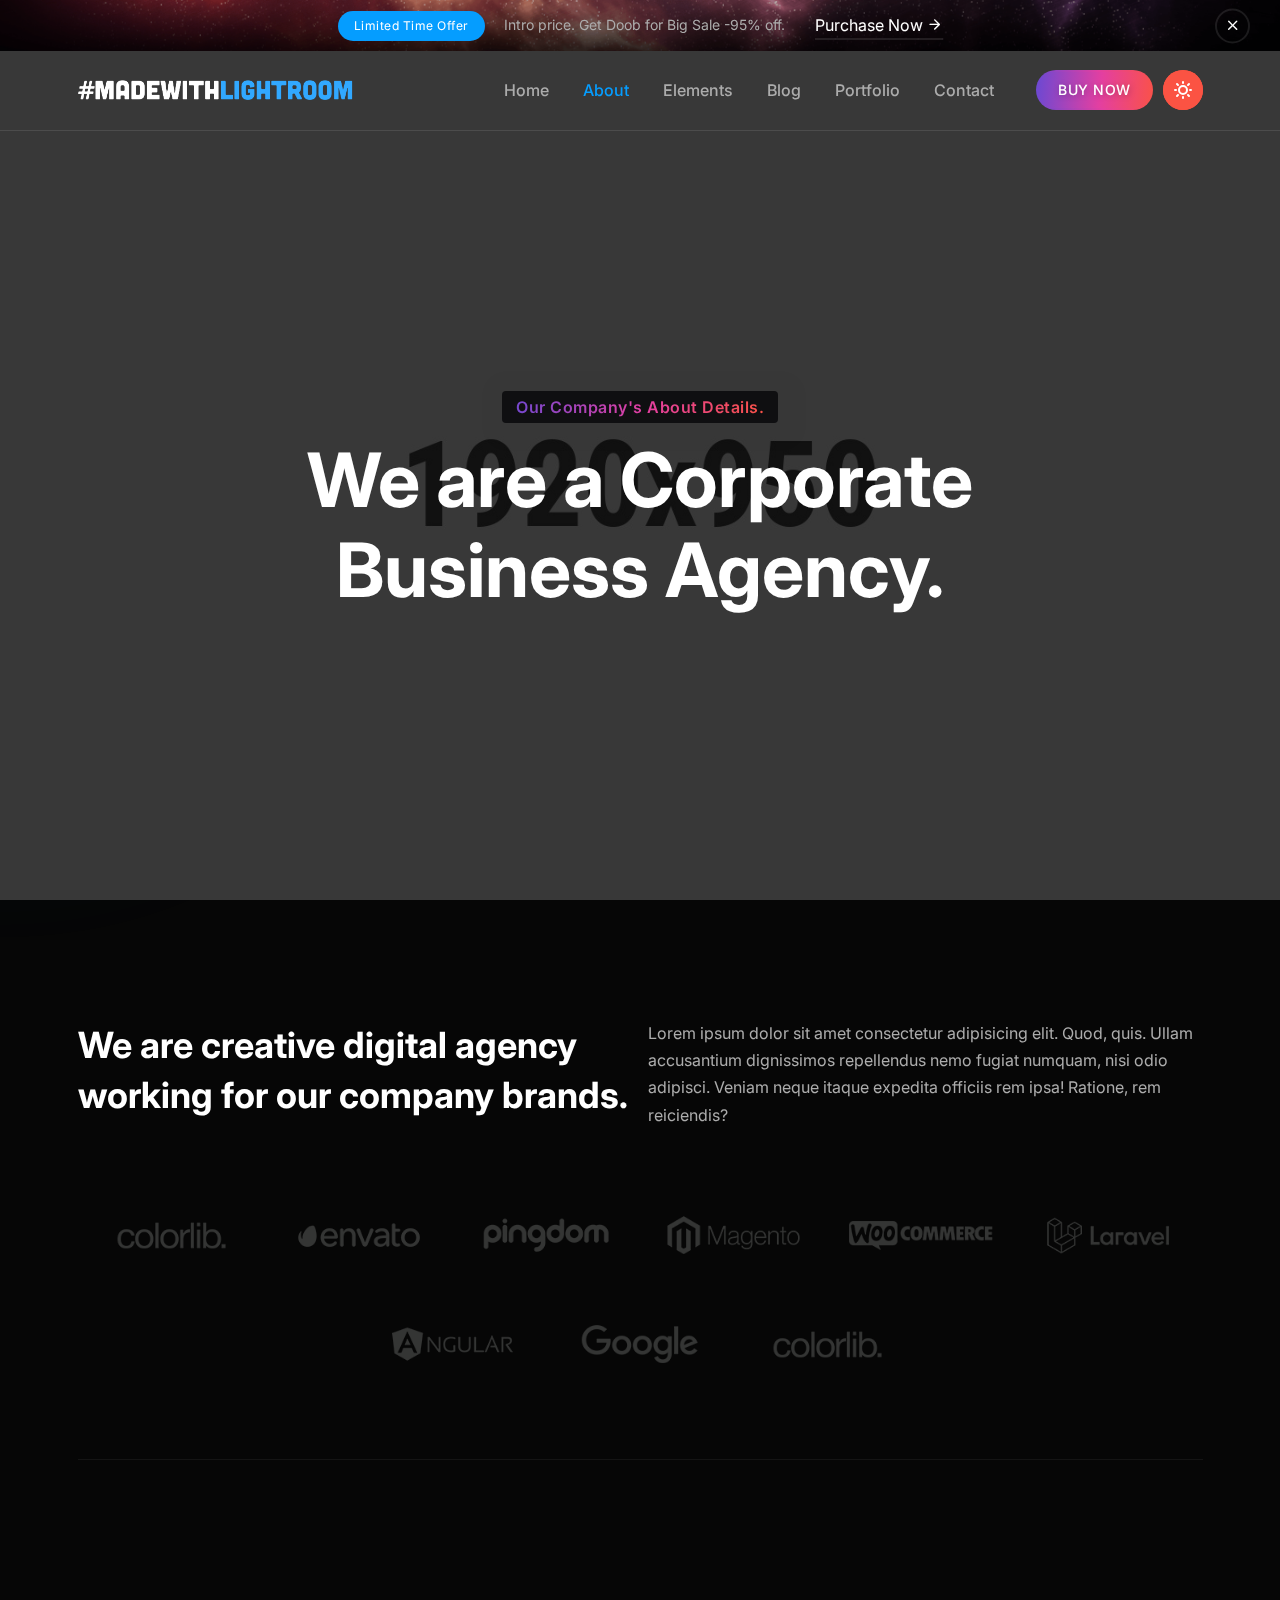
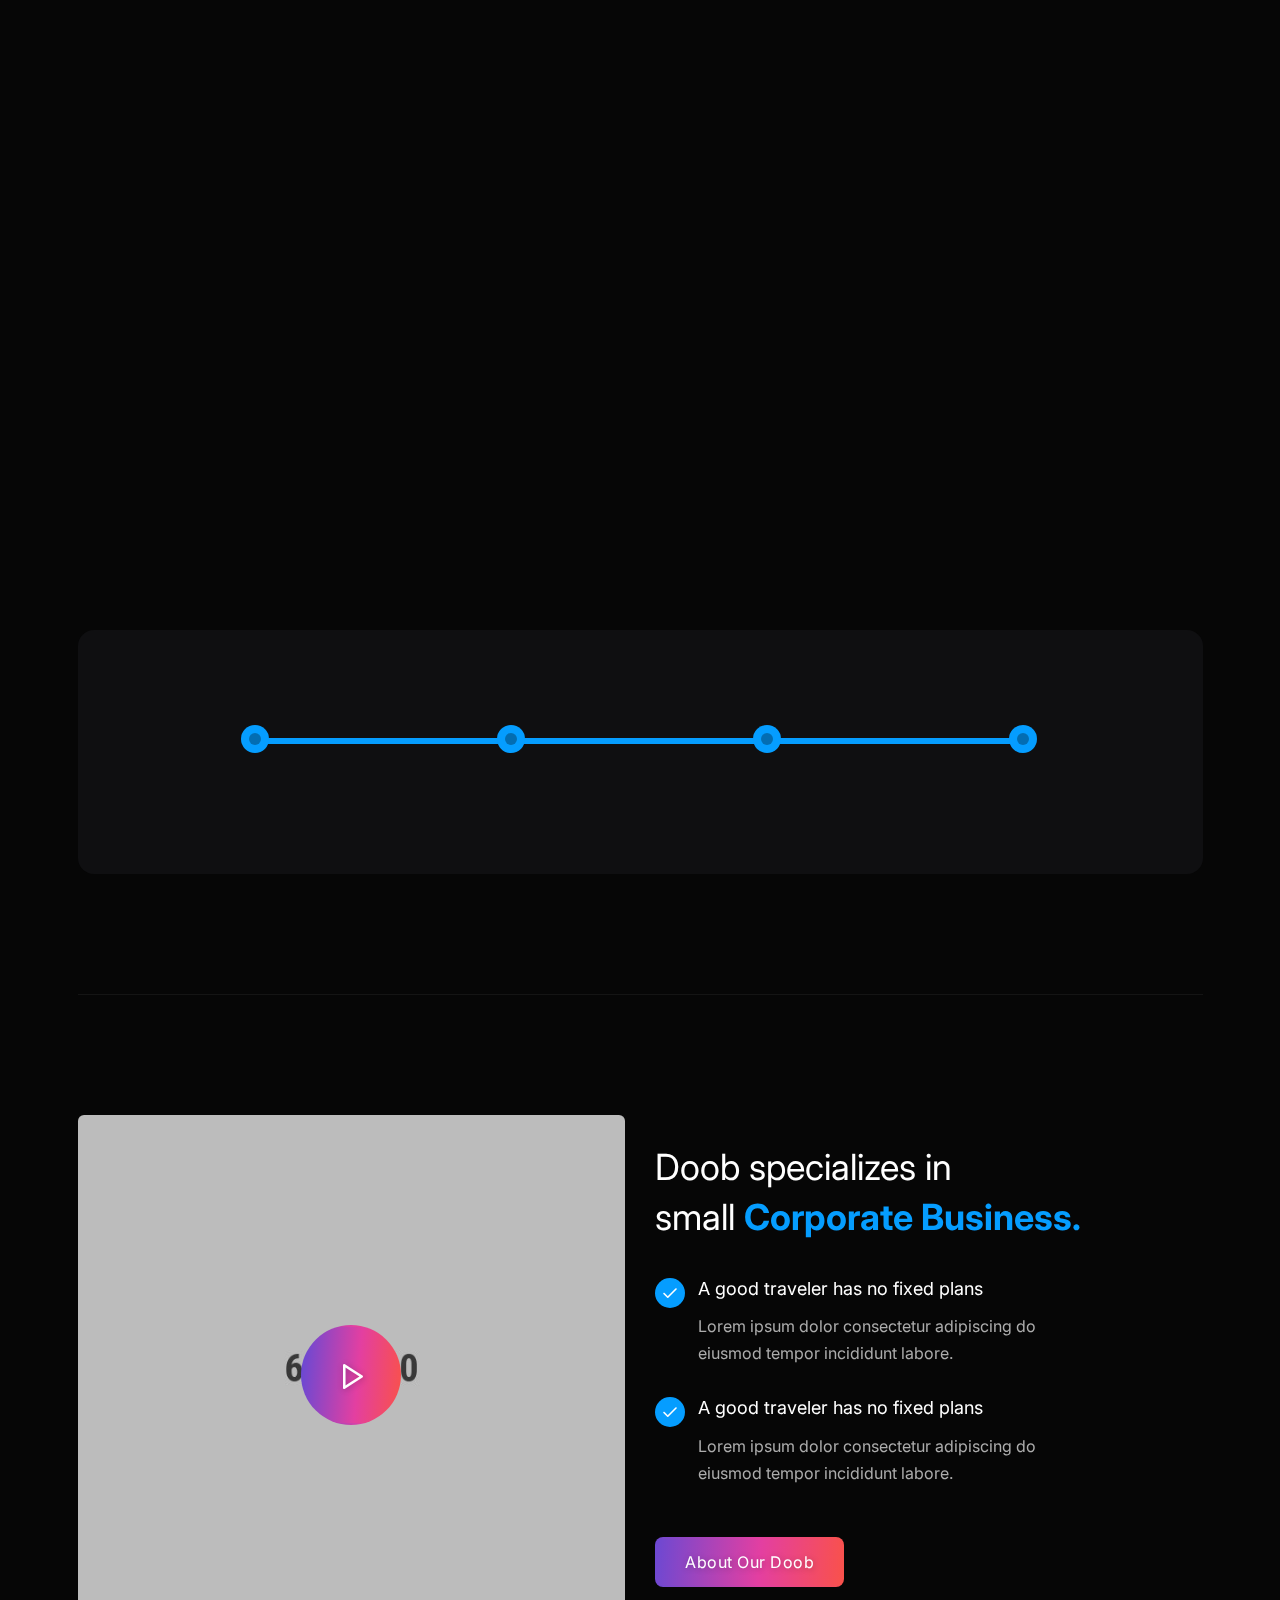
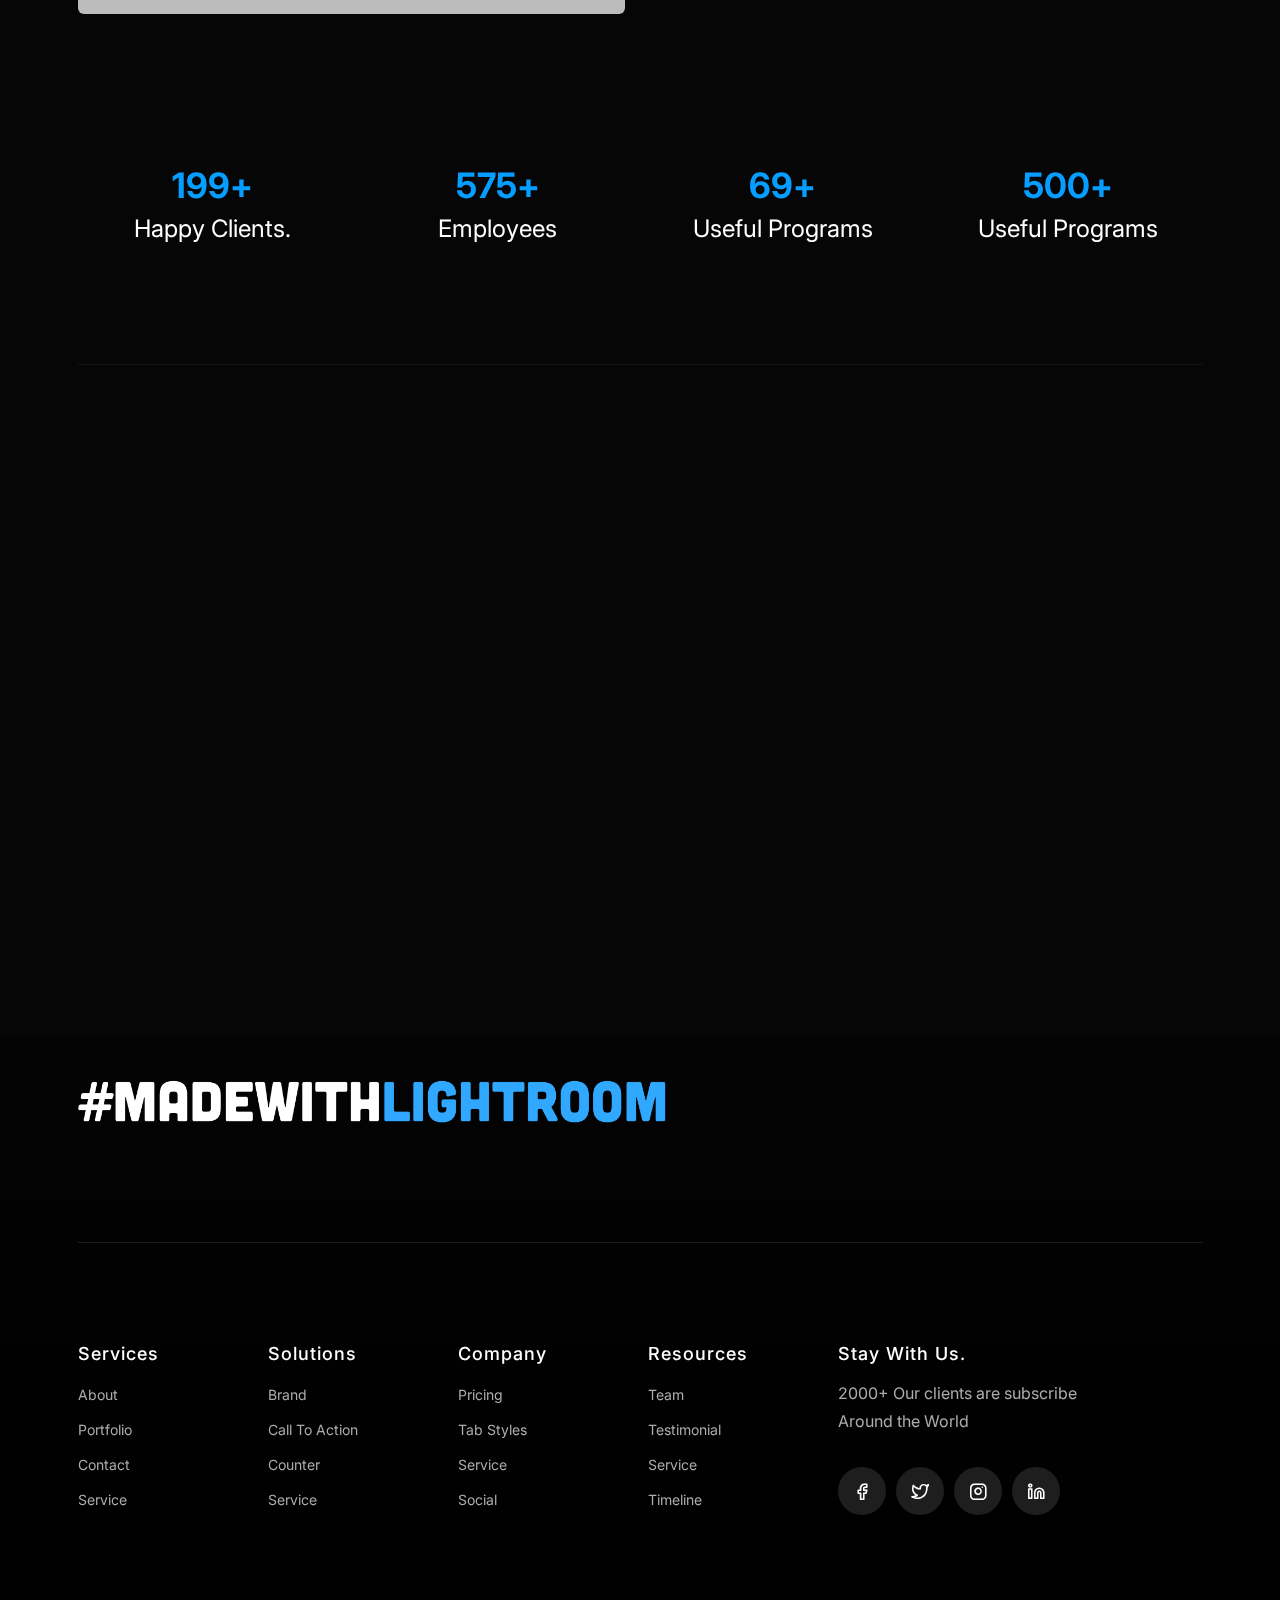
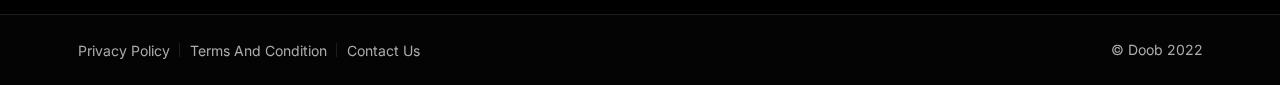
<file: about.html>
<!DOCTYPE html>
<html lang="en">

<head>
    <meta charset="UTF-8">
    <meta name="viewport" content="width=device-width, initial-scale=1.0">
    <meta name="theme-style-mode" content="1"> <!-- 0 == light, 1 == dark -->

    <title>About || Doob Business and Consulting Bootstrap5 Template</title>
    <!-- Favicon -->
    <link rel="shortcut icon" type="image/x-icon" href="assets/images/favicon.png">
    <!-- CSS ============================================ -->
    <link rel="stylesheet" href="assets/css/vendor/bootstrap.min.css">
    <link rel="stylesheet" href="assets/css/plugins/animation.css">
    <link rel="stylesheet" href="assets/css/plugins/feature.css">
    <link rel="stylesheet" href="assets/css/plugins/magnify.min.css">
    <link rel="stylesheet" href="assets/css/plugins/slick.css">
    <link rel="stylesheet" href="assets/css/plugins/slick-theme.css">
    <link rel="stylesheet" href="assets/css/plugins/lightbox.css">
    <link rel="stylesheet" href="assets/css/style.css">
</head>

<body>
    <main class="page-wrapper">
        <!-- Start Header Top Area  -->
        <div class="header-top-news bg-image1">
            <div class="wrapper">
                <div class="container">
                    <div class="row">
                        <div class="col-lg-12">
                            <div class="inner">
                                <div class="content">
                                    <span class="rainbow-badge">Limited Time Offer</span>
                                    <span class="news-text">Intro price. Get Doob for Big Sale -95% off.</span>
                                </div>
                                <div class="right-button">
                                    <a class="btn-read-more" href="https://themeforest.net/checkout/from_item/34133466?license=regular">
                                        <span>Purchase Now <i class="feather-arrow-right"></i></span>
                                    </a>
                                </div>
                            </div>
                        </div>
                    </div>
                </div>
            </div>
            <div class="icon-close">
                <button class="close-button bgsection-activation">
                    <i class="feather-x"></i>
                </button>
            </div>
        </div>
        <!-- End Header Top Area  -->
        <!-- Start Header Area  -->
        <header class="rainbow-header header-default header-transparent header-sticky">
            <div class="container position-relative">
                <div class="row align-items-center row--0">
                    <div class="col-lg-3 col-md-6 col-4">
                        <div class="logo">
                            <a href="index.html">
                                <img class="logo-light" src="assets/images/logo/logo.png" alt="Corporate Logo">
                                <img class="logo-dark" src="assets/images/logo/logo-dark.png" alt="Corporate Logo">
                            </a>
                        </div>
                    </div>
                    <div class="col-lg-9 col-md-6 col-8 position-static">
                        <div class="header-right">

                            <nav class="mainmenu-nav d-none d-lg-block">
                                <ul class="mainmenu">
                                    <li class="with-megamenu has-menu-child-item position-relative"><a href="#">Home</a>
                                        <div class="rainbow-megamenu with-mega-item-2">
                                            <div class="wrapper">
                                                <div class="row row--0">
                                                    <div class="col-lg-6 single-mega-item">
                                                        <ul class="mega-menu-item">
                                                            <li><a href="index-landing.html">Sass Landing <span class="rainbow-badge-card">New</span></a></li>
                                                            <li><a href="index-application.html">Application <span class="rainbow-badge-card">New</span></a></li>
                                                            <li><a href="index-collaborate.html">Collaborate <span class="rainbow-badge-card">New</span></a></li>
                                                            <li><a href="index-business-consulting.html">Business Consulting</a></li>
                                                            <li><a href="index-business-consulting-2.html">Business Consulting 02</a></li>
                                                            <li><a href="index-magazine.html">Magazine <span class="rainbow-badge-card">New</span></a></li>
                                                            <li><a href="index-corporate.html">Corporate</a></li>
                                                            <li><a href="index-business.html">Business</a></li>
                                                            <li><a href="index-digital-agency.html">Digital Agency</a></li>
                                                            <li><a href="index-finance.html">Finance</a></li>
                                                            <li><a href="index-company.html">Company</a></li>
                                                            <li><a href="index-marketing-agency.html">Marketing Agency</a></li>
                                                        </ul>
                                                    </div>
                                                    <div class="col-lg-6 single-mega-item">
                                                        <ul class="mega-menu-item">
                                                            <li><a href="index-travel-agency.html">Travel Agency</a></li>
                                                            <li><a href="index-consulting.html">Consulting</a></li>
                                                            <li><a href="index-seo-agency.html">SEO Agency</a></li>
                                                            <li><a href="index-personal-portfolio.html">Personal Portfolio</a></li>
                                                            <li><a href="index-event-conference.html">Event Conference</a></li>
                                                            <li><a href="index-creative-portfolio.html">Creative Portfolio</a></li>
                                                            <li><a href="index-freelancer.html">Freelancer</a></li>
                                                            <li><a href="index-international-consulting.html">International Consulting</a></li>
                                                            <li><a href="index-startup.html">Startup</a></li>
                                                            <li><a href="index-web-agency.html">Web Agency</a></li>
                                                            <li><a href="index-corporate-one-page.html">Corporate One Page <span class="rainbow-badge-card">New</span></a></li>
                                                            <li><a href="index-photographer.html">Photographer <span class="rainbow-badge-card">New</span></a></li>
                                                        </ul>
                                                    </div>
                                                </div>
                                            </div>
                                        </div>
                                    </li>
                                    <li><a href="about.html">About</a></li>
                                    <li class="with-megamenu has-menu-child-item"><a href="#">Elements</a>
                                        <div class="rainbow-megamenu">
                                            <div class="wrapper">
                                                <div class="row row--0">
                                                    <div class="col-lg-3 single-mega-item">
                                                        <ul class="mega-menu-item">
                                                            <li><a href="button.html">Button</a></li>
                                                            <li><a href="service.html">Service</a></li>
                                                            <li><a href="counter.html">Counter</a></li>
                                                            <li><a href="progressbar.html">Progressbar</a></li>
                                                            <li><a href="accordion.html">Accordion</a></li>
                                                            <li><a href="social-share.html">Social Share</a></li>
                                                            <li><a href="blog-grid.html">Blog Grid</a></li>
                                                        </ul>
                                                    </div>
                                                    <div class="col-lg-3 single-mega-item">
                                                        <ul class="mega-menu-item">
                                                            <li><a href="team.html">Team</a></li>
                                                            <li><a href="portfolio.html">Portfolio</a></li>
                                                            <li><a href="testimonial.html">Testimonial</a></li>
                                                            <li><a href="timeline.html">Timeline</a></li>
                                                            <li><a href="tab.html">Tab</a></li>
                                                            <li><a href="pricing.html">Pricing</a></li>
                                                            <li><a href="split.html">Split Section</a></li>
                                                        </ul>
                                                    </div>
                                                    <div class="col-lg-3 single-mega-item">
                                                        <ul class="mega-menu-item">
                                                            <li><a href="call-to-action.html">Call To Action</a></li>
                                                            <li><a href="video.html">Video</a></li>
                                                            <li><a href="gallery.html">Gallery</a></li>
                                                            <li><a href="contact.html">Contact</a></li>
                                                            <li><a href="brand.html">Brand</a></li>
                                                            <li><a href="portfolio.html">Portfolio</a></li>
                                                            <li><a href="error.html">404</a></li>
                                                        </ul>
                                                    </div>
                                                    <div class="col-lg-3 single-mega-item">
                                                        <ul class="mega-menu-item">
                                                            <li><a href="advance-tab.html">Advance Tab <span
                                        class="rainbow-badge-card">Hot</span></a></li>
                                                            <li><a href="brand-carouse.html">Brand Carousel <span
                                        class="rainbow-badge-card">New</span></a></li>
                                                            <li><a href="advance-pricing.html">Advance Pricing <span
                                        class="rainbow-badge-card">Hot</span></a></li>
                                                            <li><a href="portfolio-details.html">Portfolio Details</a></li>
                                                            <li><a href="blog-details.html">Blog Details</a></li>
                                                            <li><a href="privacy-policy.html">Privacy Policy <span
                                class="rainbow-badge-card">New</span></a></li>
                                                            <li><a href="login.html">Profile <span
                                class="rainbow-badge-card">New</span></a></li>
                                                        </ul>
                                                    </div>
                                                </div>
                                            </div>
                                        </div>
                                    </li>

                                    <li class="has-droupdown has-menu-child-item"><a href="#">Blog</a>
                                        <ul class="submenu">
                                            <li><a href="blog-grid.html">Blog Grid</a></li>
                                            <li><a href="blog-grid-sidebar.html">Blog Grid Sidebar</a></li>
                                            <li><a href="blog-list-view.html">Blog List View</a></li>
                                            <li><a href="blog-list-sidebar.html">Blog List View Sidebar</a></li>
                                            <li><a href="blog-details.html">Blog Details</a></li>
                                        </ul>
                                    </li>

                                    <li class="has-droupdown has-menu-child-item"><a href="#">Portfolio</a>
                                        <ul class="submenu">
                                            <li><a href="portfolio.html">Portfolio Default</a></li>
                                            <li><a href="portfolio-three-column.html">Portfolio Three Column</a></li>
                                            <li><a href="portfolio-full-width.html">Portfolio Full Width</a></li>
                                            <li><a href="portfolio-grid-layout.html">Portfolio Grid Layout</a></li>
                                            <li><a href="portfolio-box-layout.html">Portfolio Box Layout</a></li>
                                            <li><a href="portfolio-details.html">Portfolio Details</a></li>
                                        </ul>
                                    </li>
                                    <li><a href="contact.html">Contact</a></li>
                                </ul>







                            </nav>

                            <!-- Start Header Btn  -->
                            <div class="header-btn">
                                <a class="btn-default btn-small round" target="_blank" href="https://themeforest.net/checkout/from_item/34133466?license=regular">BUY NOW</a>
                            </div>
                            <!-- End Header Btn  -->

                            <!-- Start Mobile-Menu-Bar -->
                            <div class="mobile-menu-bar ml--5 d-block d-lg-none">
                                <div class="hamberger">
                                    <button class="hamberger-button">
                                        <i class="feather-menu"></i>
                                    </button>
                                </div>
                            </div>
                            <!-- Start Mobile-Menu-Bar -->

                            <div id="my_switcher" class="my_switcher">
                                <ul>
                                    <li>
                                        <a href="javascript: void(0);" data-theme="light" class="setColor light">
                                            <img class="sun-image" src="assets/images/icons/sun-01.svg" alt="Sun images">
                                        </a>
                                    </li>
                                    <li>
                                        <a href="javascript: void(0);" data-theme="dark" class="setColor dark">
                                            <img class="Victor Image" src="assets/images/icons/vector.svg" alt="Vector Images">
                                        </a>
                                    </li>
                                </ul>
                            </div>

                        </div>
                    </div>
                </div>
            </div>
        </header>
        <!-- End Header Area  -->
        <div class="popup-mobile-menu">
            <div class="inner">
                <div class="header-top">
                    <div class="logo">
                        <a href="index.html">
                            <img class="logo-light" src="assets/images/logo/logo.png" alt="Corporate Logo">
                            <img class="logo-dark" src="assets/images/logo/logo-dark.png" alt="Corporate Logo">
                        </a>
                    </div>
                    <div class="close-menu">
                        <button class="close-button">
                            <i class="feather-x"></i>
                        </button>
                    </div>
                </div>
                <ul class="mainmenu">
                    <li class="with-megamenu has-menu-child-item position-relative"><a href="#">Home</a>
                        <div class="rainbow-megamenu with-mega-item-2">
                            <div class="wrapper">
                                <div class="row row--0">
                                    <div class="col-lg-6 single-mega-item">
                                        <ul class="mega-menu-item">
                                            <li><a href="index-landing.html">Sass Landing <span class="rainbow-badge-card">New</span></a></li>
                                            <li><a href="index-application.html">Application <span class="rainbow-badge-card">New</span></a></li>
                                            <li><a href="index-collaborate.html">Collaborate <span class="rainbow-badge-card">New</span></a></li>
                                            <li><a href="index-business-consulting.html">Business Consulting</a></li>
                                            <li><a href="index-business-consulting-2.html">Business Consulting 02</a></li>
                                            <li><a href="index-magazine.html">Magazine <span class="rainbow-badge-card">New</span></a></li>
                                            <li><a href="index-corporate.html">Corporate</a></li>
                                            <li><a href="index-business.html">Business</a></li>
                                            <li><a href="index-digital-agency.html">Digital Agency</a></li>
                                            <li><a href="index-finance.html">Finance</a></li>
                                            <li><a href="index-company.html">Company</a></li>
                                            <li><a href="index-marketing-agency.html">Marketing Agency</a></li>
                                        </ul>
                                    </div>
                                    <div class="col-lg-6 single-mega-item">
                                        <ul class="mega-menu-item">
                                            <li><a href="index-travel-agency.html">Travel Agency</a></li>
                                            <li><a href="index-consulting.html">Consulting</a></li>
                                            <li><a href="index-seo-agency.html">SEO Agency</a></li>
                                            <li><a href="index-personal-portfolio.html">Personal Portfolio</a></li>
                                            <li><a href="index-event-conference.html">Event Conference</a></li>
                                            <li><a href="index-creative-portfolio.html">Creative Portfolio</a></li>
                                            <li><a href="index-freelancer.html">Freelancer</a></li>
                                            <li><a href="index-international-consulting.html">International Consulting</a></li>
                                            <li><a href="index-startup.html">Startup</a></li>
                                            <li><a href="index-web-agency.html">Web Agency</a></li>
                                            <li><a href="index-corporate-one-page.html">Corporate One Page <span class="rainbow-badge-card">New</span></a></li>
                                            <li><a href="index-photographer.html">Photographer <span class="rainbow-badge-card">New</span></a></li>
                                        </ul>
                                    </div>
                                </div>
                            </div>
                        </div>
                    </li>
                    <li><a href="about.html">About</a></li>
                    <li class="with-megamenu has-menu-child-item"><a href="#">Elements</a>
                        <div class="rainbow-megamenu">
                            <div class="wrapper">
                                <div class="row row--0">
                                    <div class="col-lg-3 single-mega-item">
                                        <ul class="mega-menu-item">
                                            <li><a href="button.html">Button</a></li>
                                            <li><a href="service.html">Service</a></li>
                                            <li><a href="counter.html">Counter</a></li>
                                            <li><a href="progressbar.html">Progressbar</a></li>
                                            <li><a href="accordion.html">Accordion</a></li>
                                            <li><a href="social-share.html">Social Share</a></li>
                                            <li><a href="blog-grid.html">Blog Grid</a></li>
                                        </ul>
                                    </div>
                                    <div class="col-lg-3 single-mega-item">
                                        <ul class="mega-menu-item">
                                            <li><a href="team.html">Team</a></li>
                                            <li><a href="portfolio.html">Portfolio</a></li>
                                            <li><a href="testimonial.html">Testimonial</a></li>
                                            <li><a href="timeline.html">Timeline</a></li>
                                            <li><a href="tab.html">Tab</a></li>
                                            <li><a href="pricing.html">Pricing</a></li>
                                            <li><a href="split.html">Split Section</a></li>
                                        </ul>
                                    </div>
                                    <div class="col-lg-3 single-mega-item">
                                        <ul class="mega-menu-item">
                                            <li><a href="call-to-action.html">Call To Action</a></li>
                                            <li><a href="video.html">Video</a></li>
                                            <li><a href="gallery.html">Gallery</a></li>
                                            <li><a href="contact.html">Contact</a></li>
                                            <li><a href="brand.html">Brand</a></li>
                                            <li><a href="portfolio.html">Portfolio</a></li>
                                            <li><a href="error.html">404</a></li>
                                        </ul>
                                    </div>
                                    <div class="col-lg-3 single-mega-item">
                                        <ul class="mega-menu-item">
                                            <li><a href="advance-tab.html">Advance Tab <span
                                        class="rainbow-badge-card">Hot</span></a></li>
                                            <li><a href="brand-carouse.html">Brand Carousel <span
                                        class="rainbow-badge-card">New</span></a></li>
                                            <li><a href="advance-pricing.html">Advance Pricing <span
                                        class="rainbow-badge-card">Hot</span></a></li>
                                            <li><a href="portfolio-details.html">Portfolio Details</a></li>
                                            <li><a href="blog-details.html">Blog Details</a></li>
                                            <li><a href="privacy-policy.html">Privacy Policy <span
                                class="rainbow-badge-card">New</span></a></li>
                                            <li><a href="login.html">Profile <span
                                class="rainbow-badge-card">New</span></a></li>
                                        </ul>
                                    </div>
                                </div>
                            </div>
                        </div>
                    </li>

                    <li class="has-droupdown has-menu-child-item"><a href="#">Blog</a>
                        <ul class="submenu">
                            <li><a href="blog-grid.html">Blog Grid</a></li>
                            <li><a href="blog-grid-sidebar.html">Blog Grid Sidebar</a></li>
                            <li><a href="blog-list-view.html">Blog List View</a></li>
                            <li><a href="blog-list-sidebar.html">Blog List View Sidebar</a></li>
                            <li><a href="blog-details.html">Blog Details</a></li>
                        </ul>
                    </li>

                    <li class="has-droupdown has-menu-child-item"><a href="#">Portfolio</a>
                        <ul class="submenu">
                            <li><a href="portfolio.html">Portfolio Default</a></li>
                            <li><a href="portfolio-three-column.html">Portfolio Three Column</a></li>
                            <li><a href="portfolio-full-width.html">Portfolio Full Width</a></li>
                            <li><a href="portfolio-grid-layout.html">Portfolio Grid Layout</a></li>
                            <li><a href="portfolio-box-layout.html">Portfolio Box Layout</a></li>
                            <li><a href="portfolio-details.html">Portfolio Details</a></li>
                        </ul>
                    </li>
                    <li><a href="contact.html">Contact</a></li>
                </ul>







            </div>
        </div>
        <!-- Start Theme Style  -->
        <div>
            <div class="rainbow-gradient-circle"></div>
            <div class="rainbow-gradient-circle theme-pink"></div>
        </div>
        <!-- End Theme Style  -->



        <!-- Start Slider Area  -->
        <div class="slider-area slider-style-1 variation-default height-850 bg_image bg_image--12" data-black-overlay="7">
            <div class="container">
                <div class="row">
                    <div class="col-lg-12">
                        <div class="inner pt--80 text-center" data-sal="slide-up" data-sal-duration="400" data-sal-delay="150">
                            <div>
                                <h3 class="rainbow-sub-badge"><span class="theme-gradient">Our Company's About
                                        Details.</span></h3>
                            </div>
                            <h1 class="title display-one">We are a Corporate <br> Business Agency.</h1>
                        </div>
                    </div>
                </div>
            </div>
        </div>
        <!-- End Slider Area  -->

        <!-- Start Service Area  -->
        <div class="service-area rainbow-section-gapTop">
            <div class="container">
                <div class="row">
                    <div class="col-lg-6">
                        <div class="content">
                            <h3 class="title">We are creative digital agency working for our company brands.</h3>
                        </div>
                    </div>
                    <div class="col-lg-6">
                        <p class="mb--10">Lorem ipsum dolor sit amet consectetur adipisicing elit. Quod, quis. Ullam
                            accusantium dignissimos repellendus nemo fugiat numquam, nisi odio adipisci. Veniam neque
                            itaque expedita officiis rem ipsa! Ratione, rem reiciendis?</p>
                    </div>
                </div>
            </div>
        </div>
        <!-- End Service Area  -->

        <!-- Start Brand Area  -->
        <div class="rainbow-brand-area pb--60 pt--30">
            <div class="container">
                <div class="row">
                    <div class="col-lg-12 mt--10">
                        <ul class="brand-list brand-style-2">
                            <li><a href="#"><img src="assets/images/brand/brand-01.png" alt="Brand Image"></a></li>
                            <li><a href="#"><img src="assets/images/brand/brand-02.png" alt="Brand Image"></a></li>
                            <li><a href="#"><img src="assets/images/brand/brand-03.png" alt="Brand Image"></a></li>
                            <li><a href="#"><img src="assets/images/brand/brand-04.png" alt="Brand Image"></a></li>
                            <li><a href="#"><img src="assets/images/brand/brand-05.png" alt="Brand Image"></a></li>
                            <li><a href="#"><img src="assets/images/brand/brand-06.png" alt="Brand Image"></a></li>
                            <li><a href="#"><img src="assets/images/brand/brand-07.png" alt="Brand Image"></a></li>
                            <li><a href="#"><img src="assets/images/brand/brand-08.png" alt="Brand Image"></a></li>
                            <li><a href="#"><img src="assets/images/brand/brand-01.png" alt="Brand Image"></a></li>
                        </ul>
                    </div>
                </div>
            </div>
        </div>
        <!-- End Brand Area  -->

        <!-- Section separator  -->
        <!-- Start Seperator Area  -->
        <div class="rbt-separator-mid">
            <div class="container">
                <hr class="rbt-separator m-0">
            </div>
        </div>
        <!-- End Seperator Area  -->
        <!-- Section separator  -->

        <!-- Start Service Area  -->
        <div class="rainbow-service-area rainbow-section-gap">
            <div class="container">
                <div class="row">
                    <div class="col-lg-12">
                        <div class="section-title text-center" data-sal="slide-up" data-sal-duration="400" data-sal-delay="150">
                            <h4 class="subtitle">
                                <span class="theme-gradient">What we can do for you</span>
                            </h4>
                            <h2 class="title w-600 mb--20">Services provide for you.</h2>
                            <p class="description b1">There are many variations of passages of Lorem Ipsum
                                available, <br>but the majority have suffered alteration.</p>
                        </div>
                    </div>
                </div>

                <div class="row row--15 service-wrapper">
                    <div class="col-lg-4 col-md-6 col-sm-6 col-12" data-sal="slide-up" data-sal-duration="400" data-sal-delay="200">
                        <div class="service service__style--1 bg-color-blackest radius mt--25 text-center">
                            <div class="icon">
                                <i class="feather-activity"></i>
                            </div>
                            <div class="content">
                                <h4 class="title w-600">
                                    <a href="#">Awarded Design</a>
                                </h4>
                                <p class="description b1 color-gray mb--0">There are many variations variations
                                    of passages of Lorem Ipsum available, but the majority have suffered.</p>
                            </div>
                        </div>
                    </div>

                    <div class="col-lg-4 col-md-6 col-sm-6 col-12" data-sal="slide-up" data-sal-duration="400" data-sal-delay="300">
                        <div class="service service__style--1 bg-color-blackest radius mt--25 text-center">
                            <div class="icon">
                                <i class="feather-cast"></i>
                            </div>
                            <div class="content">
                                <h4 class="title w-600">
                                    <a href="#">Design &amp; Creative</a>
                                </h4>
                                <p class="description b1 color-gray mb--0">Passages there are many variations
                                    variations of of Lorem Ipsum available, but the majority have suffered.</p>
                            </div>
                        </div>
                    </div>

                    <div class="col-lg-4 col-md-6 col-sm-6 col-12" data-sal="slide-up" data-sal-duration="400" data-sal-delay="400">
                        <div class="service service__style--1 bg-color-blackest radius mt--25 text-center">
                            <div class="icon">
                                <i class="feather-map"></i>
                            </div>
                            <div class="content">
                                <h4 class="title w-600">
                                    <a href="#">App Development</a>
                                </h4>
                                <p class="description b1 color-gray mb--0">Variations There are many variations
                                    of passages of Lorem Ipsum available, but the majority have suffered.</p>
                            </div>
                        </div>
                    </div>
                </div>
            </div>
        </div>
        <!-- Start Service Area  -->

        <!-- Start Timeline Area  -->
        <div class="rainbow-timeline-area rainbow-section-gapBottom">
            <div class="container">
                <div class="row">
                    <div class="col-lg-12">
                        <div class="timeline-style-two bg-color-blackest">
                            <div class="row row--0">
                                <div class="col-lg-3 col-md-3 rainbow-timeline-single no-gradient">
                                    <div class="rainbow-timeline">
                                        <h6 class="title" data-sal="slide-up" data-sal-duration="400" data-sal-delay="200">Knowledge</h6>
                                        <div class="progress-line">
                                            <div class="line-inner"></div>
                                        </div>
                                        <div class="progress-dot">
                                            <div class="dot-level">
                                                <div class="dot-inner"></div>
                                            </div>
                                        </div>
                                        <p class="description" data-sal="slide-up" data-sal-duration="400" data-sal-delay="300">Present all available features in Essentials.</p>
                                    </div>
                                </div>
                                <div class="col-lg-3 col-md-3 rainbow-timeline-single no-gradient">
                                    <div class="rainbow-timeline">
                                        <h6 class="title" data-sal="slide-up" data-sal-duration="400" data-sal-delay="200">Working</h6>
                                        <div class="progress-line">
                                            <div class="line-inner"></div>
                                        </div>
                                        <div class="progress-dot">
                                            <div class="dot-level">
                                                <div class="dot-inner"></div>
                                            </div>
                                        </div>
                                        <p class="description" data-sal="slide-up" data-sal-duration="400" data-sal-delay="300">All Feature available features in Essentials.</p>
                                    </div>
                                </div>
                                <div class="col-lg-3 col-md-3 rainbow-timeline-single no-gradient">
                                    <div class="rainbow-timeline">
                                        <h6 class="title" data-sal="slide-up" data-sal-duration="400" data-sal-delay="200">Solution</h6>
                                        <div class="progress-line">
                                            <div class="line-inner"></div>
                                        </div>
                                        <div class="progress-dot">
                                            <div class="dot-level">
                                                <div class="dot-inner"></div>
                                            </div>
                                        </div>
                                        <p class="description" data-sal="slide-up" data-sal-duration="400" data-sal-delay="300">Popular Feature available features in Essentials.
                                        </p>
                                    </div>
                                </div>
                                <div class="col-lg-3 col-md-3 rainbow-timeline-single no-gradient">
                                    <div class="rainbow-timeline">
                                        <h6 class="title" data-sal="slide-up" data-sal-duration="400" data-sal-delay="200">Process</h6>
                                        <div class="progress-line">
                                            <div class="line-inner"></div>
                                        </div>
                                        <div class="progress-dot">
                                            <div class="dot-level">
                                                <div class="dot-inner"></div>
                                            </div>
                                        </div>
                                        <p class="description" data-sal="slide-up" data-sal-duration="400" data-sal-delay="300">Latest Feature available features in Essentials.</p>
                                    </div>
                                </div>
                            </div>
                        </div>
                    </div>
                </div>
            </div>
        </div>
        <!-- End Timeline Area  -->

        <!-- Section separator  -->
        <!-- Start Seperator Area  -->
        <div class="rbt-separator-mid">
            <div class="container">
                <hr class="rbt-separator m-0">
            </div>
        </div>
        <!-- End Seperator Area  -->
        <!-- Section separator  -->

        <!-- Srart About Area  -->
        <div class="about-area about-style-4 rainbow-section-gap">
            <div class="container">
                <div class="row row--40 align-items-center">
                    <div class="col-lg-6">
                        <div class="video-btn">
                            <div class="video-popup icon-center">
                                <div class="overlay-content">
                                    <div class="thumbnail"><img class="radius-small" src="assets/images/about/contact-image.jpg" alt="Corporate Image"></div>
                                    <div class="video-icon">
                                        <a class="btn-default rounded-player popup-video" href="https://www.youtube.com/watch?v=tj9-MGHCs38">
                                            <span><i class="feather-play"></i></span>
                                        </a>
                                    </div>
                                </div>
                            </div>
                            <div class="video-lightbox-wrapper"></div>
                        </div>
                    </div>
                    <div class="col-lg-6 mt_md--40 mt_sm--40">
                        <div class="content">
                            <div class="inner">
                                <h3 class="title">Doob specializes in <br> small <strong>Corporate Business.</strong>
                                </h3>
                                <ul class="feature-list">
                                    <li>
                                        <div class="icon">
                                            <i class="feather-check"></i>
                                        </div>
                                        <div class="title-wrapper">
                                            <h4 class="title">A good traveler has no fixed plans</h4>
                                            <p class="text">Lorem ipsum dolor consectetur adipiscing do eiusmod tempor
                                                incididunt labore.</p>
                                        </div>
                                    </li>
                                    <li>
                                        <div class="icon">
                                            <i class="feather-check"></i>
                                        </div>
                                        <div class="title-wrapper">
                                            <h4 class="title">A good traveler has no fixed plans</h4>
                                            <p class="text">Lorem ipsum dolor consectetur adipiscing do eiusmod tempor
                                                incididunt labore.</p>
                                        </div>
                                    </li>
                                </ul>
                                <div class="about-btn mt--30"><a class="btn-default" href="#">About Our Doob</a></div>
                            </div>
                        </div>
                    </div>
                </div>
            </div>
        </div>
        <!-- End About Area  -->

        <!-- Start Counter Up Area  -->
        <div class="rainbow-counterup-area pb--100">
            <div class="container">
                <div class="row">
                    <div class="col-lg-3 col-md-6 col-sm-6 col-12 sal-animate" data-sal="slide-up" data-sal-duration="400" data-sal-delay="200">
                        <div class="count-box counter-style-4 text-center">
                            <div>
                                <div class="count-number"><span class="counter">199</span></div>
                            </div>
                            <h5 class="counter-title">Happy Clients.</h5>
                        </div>
                    </div>

                    <div class="col-lg-3 col-md-6 col-sm-6 col-12 sal-animate" data-sal="slide-up" data-sal-duration="400" data-sal-delay="300">
                        <div class="count-box counter-style-4 text-center">
                            <div>
                                <div class="count-number"><span class="counter">575</span></div>
                            </div>
                            <h5 class="counter-title">Employees</h5>
                        </div>
                    </div>

                    <div class="col-lg-3 col-md-6 col-sm-6 col-12 sal-animate" data-sal="slide-up" data-sal-duration="400" data-sal-delay="400">
                        <div class="count-box counter-style-4 text-center">
                            <div>
                                <div class="count-number"><span class="counter">69</span></div>
                            </div>
                            <h5 class="counter-title">Useful Programs</h5>
                        </div>
                    </div>

                    <div class="col-lg-3 col-md-6 col-sm-6 col-12 sal-animate" data-sal="slide-up" data-sal-duration="400" data-sal-delay="450">
                        <div class="count-box counter-style-4 text-center">
                            <div>
                                <div class="count-number"><span class="counter">500</span></div>
                            </div>
                            <h5 class="counter-title">Useful Programs</h5>
                        </div>
                    </div>

                </div>
            </div>
        </div>
        <!-- End Counter Up Area  -->

        <!-- Start Seperator Area  -->
        <div class="rbt-separator-mid">
            <div class="container">
                <hr class="rbt-separator m-0">
            </div>
        </div>
        <!-- End Seperator Area  -->

        <!-- Start Team Area  -->
        <div class="rainbow-team-area rainbow-section-gap">
            <div class="container">
                <div class="row mb--20">
                    <div class="col-lg-12">
                        <div class="section-title text-center" data-sal="slide-up" data-sal-duration="400" data-sal-delay="150">
                            <h4 class="subtitle "><span class="theme-gradient">Our Corporate Team.</span></h4>
                            <h2 class="title w-600 mb--20">Corporate Team Member.</h2>
                        </div>
                    </div>
                </div>
                <div class="row row--15">
                    <div class="col-lg-6 col-xl-3 col-md-6 col-12 mt--30" data-sal="slide-up" data-sal-duration="400" data-sal-delay="150">
                        <div class="rainbow-team team-style-three">
                            <div class="inner">
                                <div class="thumbnail"><img src="assets/images/team/team-dark-01.jpg" alt="Corporate React Template"></div>
                                <div class="content">
                                    <div class="team-info">
                                        <h2 class="title">Sr Janen Sara</h2>
                                        <h6 class="subtitle theme-gradient">Sr Product Designer</h6>
                                        <div class="team-form"><span class="location">CO Miego, AD, USA</span></div>
                                    </div>
                                </div>
                            </div>
                        </div>
                    </div>
                    <div class="col-lg-6 col-xl-3 col-md-6 col-12 mt--30" data-sal="slide-up" data-sal-duration="400" data-sal-delay="200">
                        <div class="rainbow-team team-style-three">
                            <div class="inner">
                                <div class="thumbnail"><img src="assets/images/team/team-dark-02.jpg" alt="Corporate React Template"></div>
                                <div class="content">
                                    <div class="team-info">
                                        <h2 class="title">Corporate Jane</h2>
                                        <h6 class="subtitle theme-gradient">Manager</h6>
                                        <div class="team-form"><span class="location">Bangladesh</span></div>
                                    </div>
                                </div>
                            </div>
                        </div>
                    </div>
                    <div class="col-lg-6 col-xl-3 col-md-6 col-12 mt--30" data-sal="slide-up" data-sal-duration="400" data-sal-delay="300">
                        <div class="rainbow-team team-style-three">
                            <div class="inner">
                                <div class="thumbnail"><img src="assets/images/team/team-dark-03.jpg" alt="Corporate React Template"></div>
                                <div class="content">
                                    <div class="team-info">
                                        <h2 class="title">Jara Saraif</h2>
                                        <h6 class="subtitle theme-gradient">Software Developer</h6>
                                        <div class="team-form"><span class="location">Poland</span></div>
                                    </div>
                                </div>
                            </div>
                        </div>
                    </div>
                    <div class="col-lg-6 col-xl-3 col-md-6 col-12 mt--30" data-sal="slide-up" data-sal-duration="400" data-sal-delay="400">
                        <div class="rainbow-team team-style-three">
                            <div class="inner">
                                <div class="thumbnail"><img src="assets/images/team/team-dark-04.jpg" alt="Corporate React Template"></div>
                                <div class="content">
                                    <div class="team-info">
                                        <h2 class="title">Afanan Sifa</h2>
                                        <h6 class="subtitle theme-gradient">Accounts Manager</h6>
                                        <div class="team-form"><span class="location">Poland</span></div>
                                    </div>
                                </div>
                            </div>
                        </div>
                    </div>
                </div>
            </div>
        </div>
        <!-- End Team Area  -->

        <!-- Start Footer Area  -->
        <footer class="rainbow-footer footer-style-default variation-two">
            <div class="rainbow-callto-action clltoaction-style-default style-7">
                <div class="container">
                    <div class="row row--0 align-items-center content-wrapper">
                        <div class="col-lg-8 col-md-8">
                            <div class="inner">
                                <div class="content text-left">
                                    <div class="logo">
                                        <a href="index.html">
                                            <img class="logo-light" src="assets/images/logo/logo.png" alt="Corporate Logo">
                                            <img class="logo-dark" src="assets/images/logo/logo-dark.png" alt="Corporate Logo">
                                        </a>
                                    </div>
                                    <p class="subtitle" data-sal="slide-up" data-sal-duration="400" data-sal-delay="150">If you want to create a corporate template you can purshace now
                                        our doob
                                        template.</p>
                                </div>
                            </div>
                        </div>
                        <div class="col-lg-4 col-md-4" data-sal="slide-up" data-sal-duration="400" data-sal-delay="150">
                            <div class="call-to-btn text-left mt_sm--20 text-lg-right">
                                <a class="btn-default" href="https://themeforest.net/checkout/from_item/34133466?license=regular">Purchase Doob
                                    <i class="feather-arrow-right"></i>
                                </a>
                            </div>
                        </div>
                    </div>
                </div>
            </div>
            <div class="footer-top">
                <div class="container">
                    <div class="row">
                        <div class="col-lg-2 col-md-6 col-sm-6 col-12">
                            <div class="rainbow-footer-widget">
                                <h4 class="title">Services</h4>
                                <div class="inner">
                                    <ul class="footer-link link-hover">
                                        <li><a href="about.html">About</a></li>
                                        <li><a href="portfolio.html">Portfolio</a></li>
                                        <li><a href="contact.html">Contact</a></li>
                                        <li><a href="service.html">Service</a></li>
                                    </ul>
                                </div>
                            </div>
                        </div>
                        <div class="col-lg-2 col-md-6 col-sm-6 col-12">
                            <div class="rainbow-footer-widget">
                                <div class="widget-menu-top">
                                    <h4 class="title">Solutions</h4>
                                    <div class="inner">
                                        <ul class="footer-link link-hover">
                                            <li><a href="brand.html">Brand</a></li>
                                            <li><a href="call-to-action.html">call To Action</a></li>
                                            <li><a href="counter.html">Counter</a></li>
                                            <li><a href="service.html">Service</a></li>
                                        </ul>
                                    </div>
                                </div>
                            </div>
                        </div>
                        <div class="col-lg-2 col-md-6 col-sm-6 col-12">
                            <div class="rainbow-footer-widget">
                                <h4 class="title">Company</h4>
                                <div class="inner">
                                    <ul class="footer-link link-hover">
                                        <li><a href="pricing.html">Pricing</a></li>
                                        <li><a href="tab.html">Tab Styles</a></li>
                                        <li><a href="service.html">Service</a></li>
                                        <li><a href="social-share.html">Social</a></li>
                                    </ul>
                                </div>
                            </div>
                        </div>
                        <div class="col-lg-2 col-md-6 col-sm-6 col-12">
                            <div class="rainbow-footer-widget">
                                <h4 class="title">Resources</h4>
                                <div class="inner">
                                    <ul class="footer-link link-hover">
                                        <li><a href="team.html">Team</a></li>
                                        <li><a href="testimonial.html">Testimonial</a></li>
                                        <li><a href="service.html">Service</a></li>
                                        <li><a href="timeline.html">Timeline</a></li>
                                    </ul>
                                </div>
                            </div>
                        </div>
                        <div class="col-lg-4 col-md-6 col-sm-6 col-12">
                            <div class="rainbow-footer-widget">
                                <h4 class="title">Stay With Us.</h4>
                                <div class="inner">
                                    <h6 class="subtitle">2000+ Our clients are subscribe Around the World</h6>
                                    <ul class="social-icon social-default justify-content-start">
                                        <li><a href="https://www.facebook.com/">
                                                <i class="feather-facebook"></i>
                                            </a>
                                        </li>
                                        <li><a href="https://www.twitter.com">
                                                <i class="feather-twitter"></i>
                                            </a>
                                        </li>
                                        <li><a href="https://www.instagram.com/">
                                                <i class="feather-instagram"></i>
                                            </a>
                                        </li>
                                        <li><a href="https://www.linkdin.com/">
                                                <i class="feather-linkedin"></i>
                                            </a>
                                        </li>
                                    </ul>
                                </div>
                            </div>
                        </div>
                    </div>
                </div>
            </div>
        </footer>
        <!-- End Footer Area  -->
        <!-- Start Copy Right Area  -->
        <div class="copyright-area copyright-style-one">
            <div class="container">
                <div class="row align-items-center">
                    <div class="col-lg-6 col-md-8 col-sm-12 col-12">
                        <div class="copyright-left">
                            <ul class="ft-menu link-hover">
                                <li>
                                    <a href="privacy-policy.html">Privacy Policy</a>
                                </li>
                                <li>
                                    <a href="#">Terms And Condition</a>
                                </li>
                                <li>
                                    <a href="contact.html">Contact Us</a>
                                </li>
                            </ul>
                        </div>
                    </div>
                    <div class="col-lg-6 col-md-4 col-sm-12 col-12">
                        <div class="copyright-right text-center text-lg-end">
                            <p class="copyright-text">© Doob 2022</p>
                        </div>
                    </div>
                </div>
            </div>
        </div>
        <!-- End Copy Right Area  -->
    </main>
    <!-- All Scripts  -->
    <!-- Start Top To Bottom Area  -->
    <div class="rainbow-back-top">
        <i class="feather-arrow-up"></i>
    </div>
    <!-- End Top To Bottom Area  -->
    <!-- JS
============================================ -->
    <script src="assets/js/vendor/modernizr.min.js"></script>
    <script src="assets/js/vendor/jquery.min.js"></script>
    <script src="assets/js/vendor/bootstrap.min.js"></script>
    <script src="assets/js/vendor/popper.min.js"></script>
    <script src="assets/js/vendor/waypoint.min.js"></script>
    <script src="assets/js/vendor/wow.min.js"></script>
    <script src="assets/js/vendor/counterup.min.js"></script>
    <script src="assets/js/vendor/feather.min.js"></script>
    <script src="assets/js/vendor/sal.min.js"></script>
    <script src="assets/js/vendor/masonry.js"></script>
    <script src="assets/js/vendor/imageloaded.js"></script>
    <script src="assets/js/vendor/magnify.min.js"></script>
    <script src="assets/js/vendor/lightbox.js"></script>
    <script src="assets/js/vendor/slick.min.js"></script>
    <script src="assets/js/vendor/easypie.js"></script>
    <script src="assets/js/vendor/text-type.js"></script>
    <script src="assets/js/vendor/jquery.style.swicher.js"></script>
    <script src="assets/js/vendor/js.cookie.js"></script>
    <script src="assets/js/vendor/jquery-one-page-nav.js"></script>
    <!-- Main JS -->
    <script src="assets/js/main.js"></script>
</body>

</html>
</file>
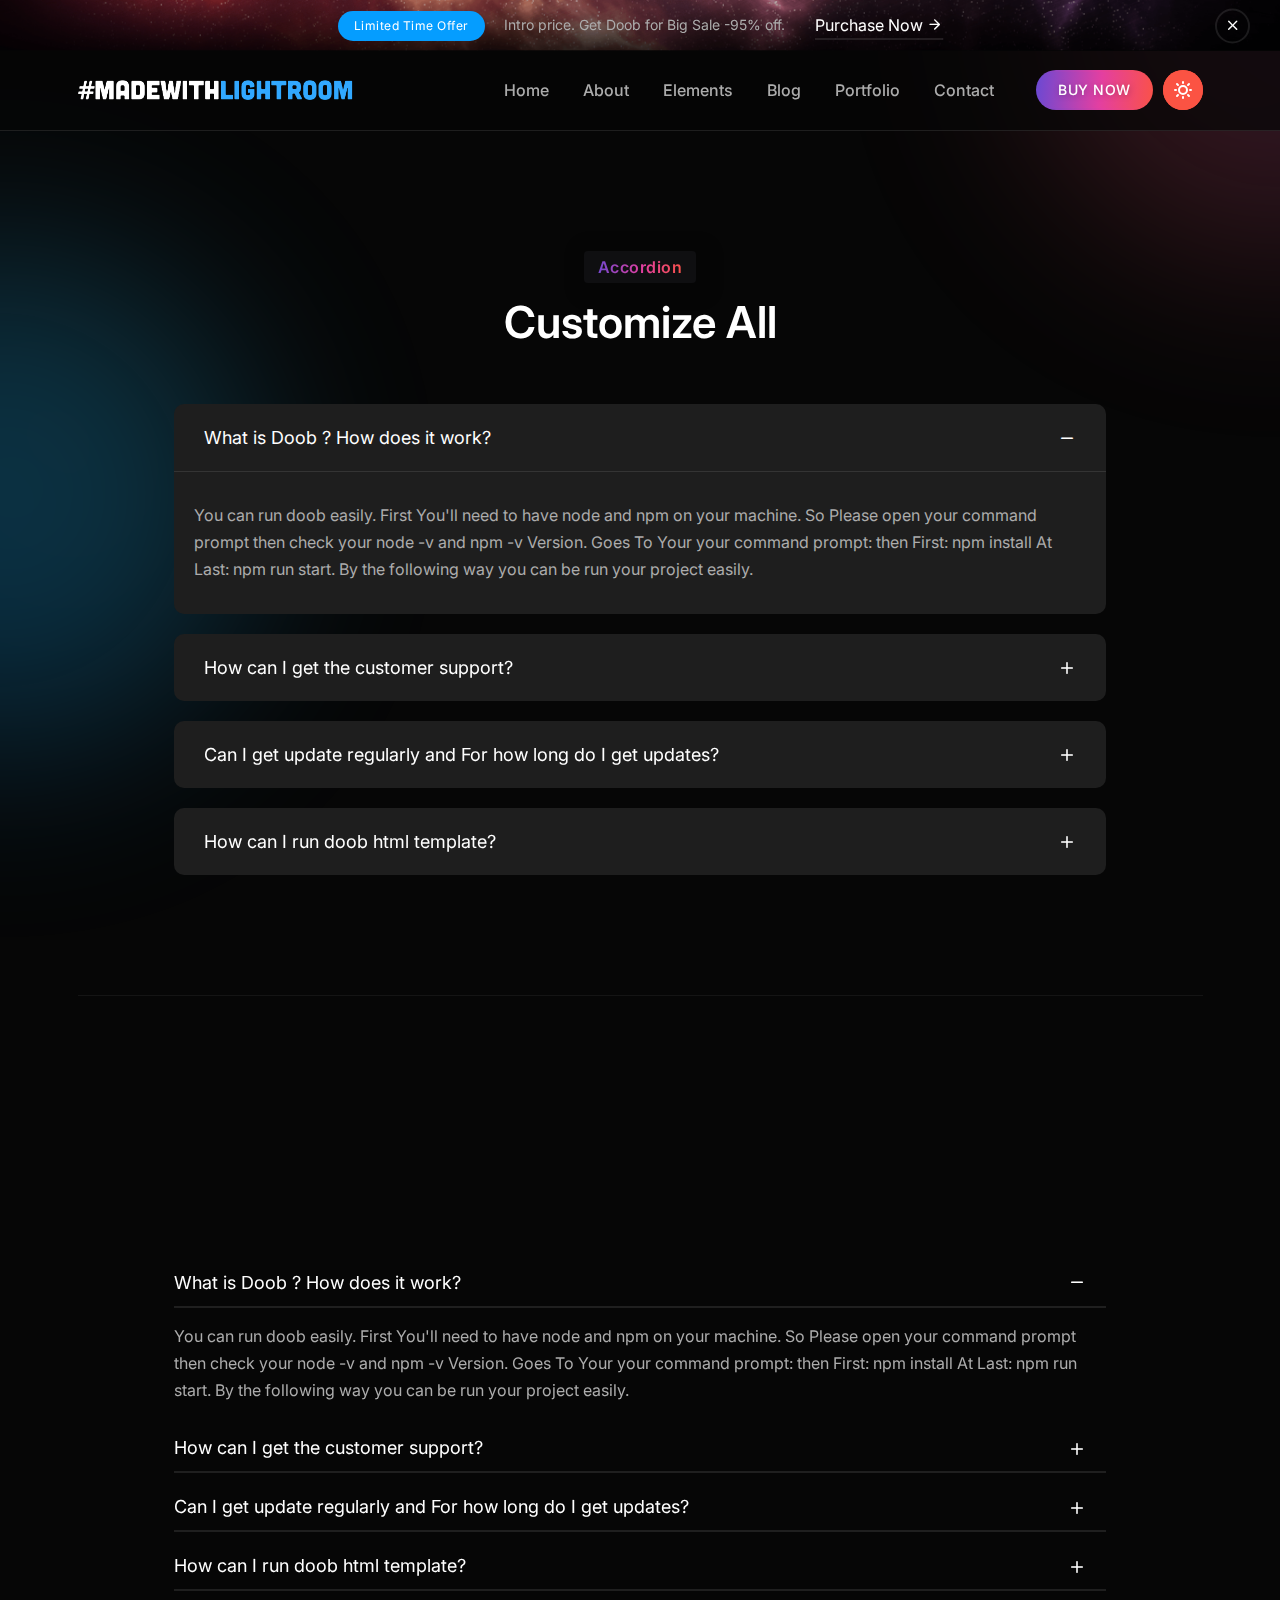
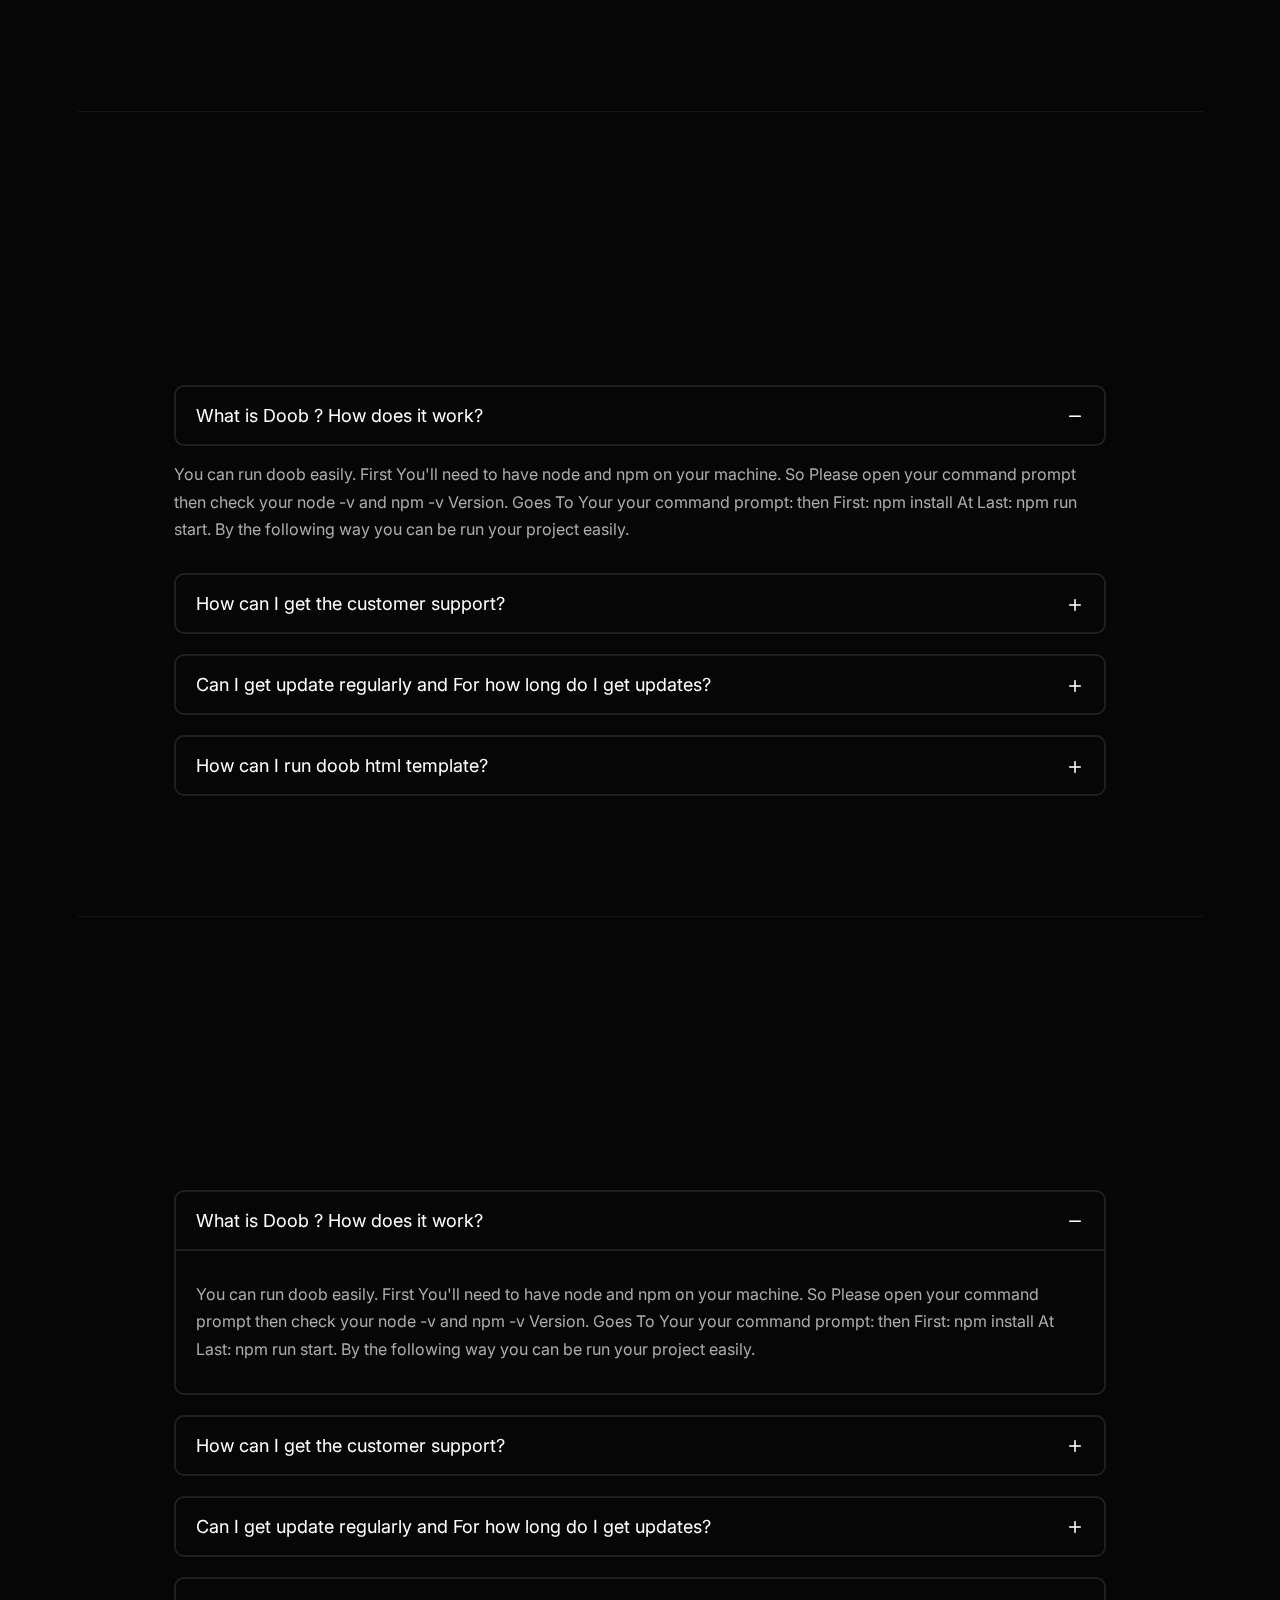
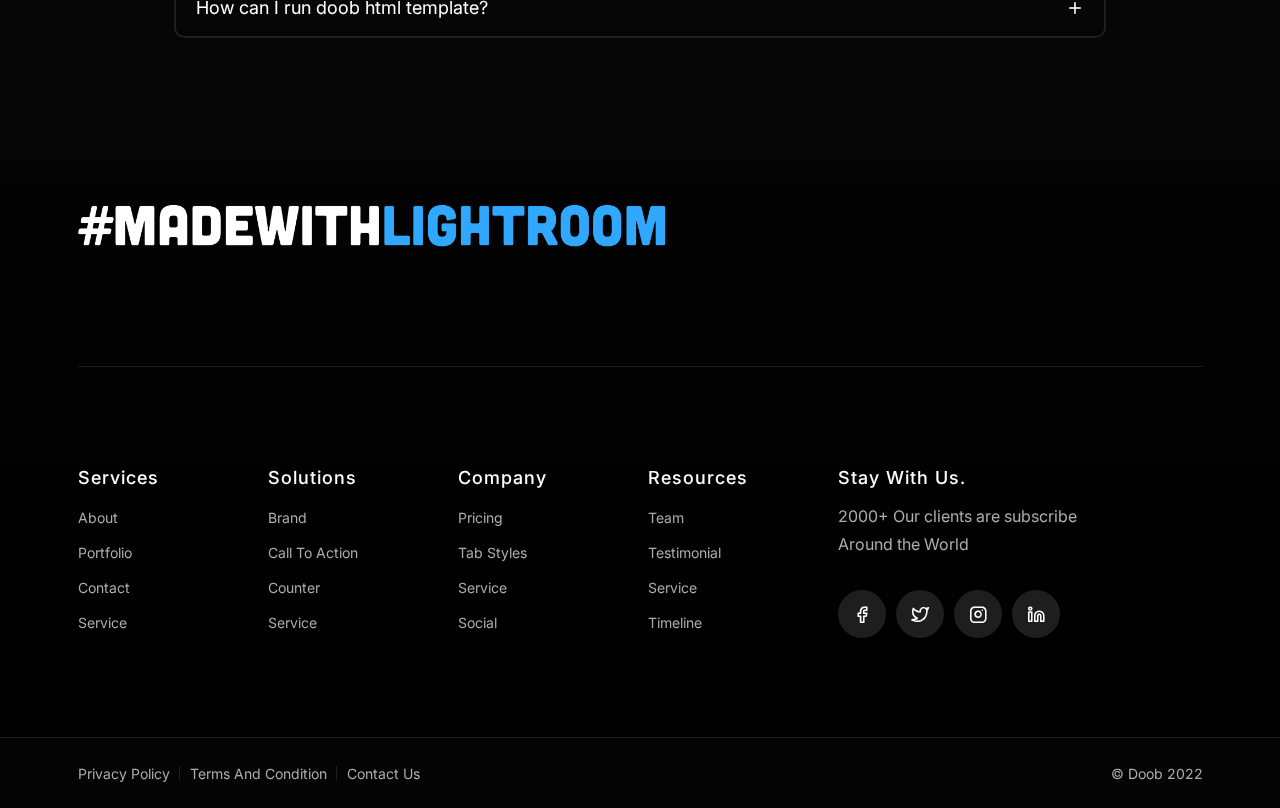
<file: accordion.html>
<!DOCTYPE html>
<html lang="en">

<head>
    <meta charset="UTF-8">
    <meta name="viewport" content="width=device-width, initial-scale=1.0">
    <meta name="theme-style-mode" content="1"> <!-- 0 == light, 1 == dark -->

    <title>Accordion || Doob Business and Consulting Bootstrap5 Template</title>
    <!-- Favicon -->
    <link rel="shortcut icon" type="image/x-icon" href="assets/images/favicon.png">
    <!-- CSS ============================================ -->
    <link rel="stylesheet" href="assets/css/vendor/bootstrap.min.css">
    <link rel="stylesheet" href="assets/css/plugins/animation.css">
    <link rel="stylesheet" href="assets/css/plugins/feature.css">
    <link rel="stylesheet" href="assets/css/plugins/magnify.min.css">
    <link rel="stylesheet" href="assets/css/plugins/slick.css">
    <link rel="stylesheet" href="assets/css/plugins/slick-theme.css">
    <link rel="stylesheet" href="assets/css/plugins/lightbox.css">
    <link rel="stylesheet" href="assets/css/style.css">
</head>

<body>
    <main class="page-wrapper">
        <!-- Start Header Top Area  -->
        <div class="header-top-news bg-image1">
            <div class="wrapper">
                <div class="container">
                    <div class="row">
                        <div class="col-lg-12">
                            <div class="inner">
                                <div class="content">
                                    <span class="rainbow-badge">Limited Time Offer</span>
                                    <span class="news-text">Intro price. Get Doob for Big Sale -95% off.</span>
                                </div>
                                <div class="right-button">
                                    <a class="btn-read-more" href="https://themeforest.net/checkout/from_item/34133466?license=regular">
                                        <span>Purchase Now <i class="feather-arrow-right"></i></span>
                                    </a>
                                </div>
                            </div>
                        </div>
                    </div>
                </div>
            </div>
            <div class="icon-close">
                <button class="close-button bgsection-activation">
                    <i class="feather-x"></i>
                </button>
            </div>
        </div>
        <!-- End Header Top Area  -->
        <!-- Start Header Area  -->
        <header class="rainbow-header header-default header-not-transparent header-sticky">
            <div class="container position-relative">
                <div class="row align-items-center row--0">
                    <div class="col-lg-3 col-md-6 col-4">
                        <div class="logo">
                            <a href="index.html">
                                <img class="logo-light" src="assets/images/logo/logo.png" alt="Corporate Logo">
                                <img class="logo-dark" src="assets/images/logo/logo-dark.png" alt="Corporate Logo">
                            </a>
                        </div>
                    </div>
                    <div class="col-lg-9 col-md-6 col-8 position-static">
                        <div class="header-right">

                            <nav class="mainmenu-nav d-none d-lg-block">
                                <ul class="mainmenu">
                                    <li class="with-megamenu has-menu-child-item position-relative"><a href="#">Home</a>
                                        <div class="rainbow-megamenu with-mega-item-2">
                                            <div class="wrapper">
                                                <div class="row row--0">
                                                    <div class="col-lg-6 single-mega-item">
                                                        <ul class="mega-menu-item">
                                                            <li><a href="index-landing.html">Sass Landing <span class="rainbow-badge-card">New</span></a></li>
                                                            <li><a href="index-application.html">Application <span class="rainbow-badge-card">New</span></a></li>
                                                            <li><a href="index-collaborate.html">Collaborate <span class="rainbow-badge-card">New</span></a></li>
                                                            <li><a href="index-business-consulting.html">Business Consulting</a></li>
                                                            <li><a href="index-business-consulting-2.html">Business Consulting 02</a></li>
                                                            <li><a href="index-magazine.html">Magazine <span class="rainbow-badge-card">New</span></a></li>
                                                            <li><a href="index-corporate.html">Corporate</a></li>
                                                            <li><a href="index-business.html">Business</a></li>
                                                            <li><a href="index-digital-agency.html">Digital Agency</a></li>
                                                            <li><a href="index-finance.html">Finance</a></li>
                                                            <li><a href="index-company.html">Company</a></li>
                                                            <li><a href="index-marketing-agency.html">Marketing Agency</a></li>
                                                        </ul>
                                                    </div>
                                                    <div class="col-lg-6 single-mega-item">
                                                        <ul class="mega-menu-item">
                                                            <li><a href="index-travel-agency.html">Travel Agency</a></li>
                                                            <li><a href="index-consulting.html">Consulting</a></li>
                                                            <li><a href="index-seo-agency.html">SEO Agency</a></li>
                                                            <li><a href="index-personal-portfolio.html">Personal Portfolio</a></li>
                                                            <li><a href="index-event-conference.html">Event Conference</a></li>
                                                            <li><a href="index-creative-portfolio.html">Creative Portfolio</a></li>
                                                            <li><a href="index-freelancer.html">Freelancer</a></li>
                                                            <li><a href="index-international-consulting.html">International Consulting</a></li>
                                                            <li><a href="index-startup.html">Startup</a></li>
                                                            <li><a href="index-web-agency.html">Web Agency</a></li>
                                                            <li><a href="index-corporate-one-page.html">Corporate One Page <span class="rainbow-badge-card">New</span></a></li>
                                                            <li><a href="index-photographer.html">Photographer <span class="rainbow-badge-card">New</span></a></li>
                                                        </ul>
                                                    </div>
                                                </div>
                                            </div>
                                        </div>
                                    </li>
                                    <li><a href="about.html">About</a></li>
                                    <li class="with-megamenu has-menu-child-item"><a href="#">Elements</a>
                                        <div class="rainbow-megamenu">
                                            <div class="wrapper">
                                                <div class="row row--0">
                                                    <div class="col-lg-3 single-mega-item">
                                                        <ul class="mega-menu-item">
                                                            <li><a href="button.html">Button</a></li>
                                                            <li><a href="service.html">Service</a></li>
                                                            <li><a href="counter.html">Counter</a></li>
                                                            <li><a href="progressbar.html">Progressbar</a></li>
                                                            <li><a href="accordion.html">Accordion</a></li>
                                                            <li><a href="social-share.html">Social Share</a></li>
                                                            <li><a href="blog-grid.html">Blog Grid</a></li>
                                                        </ul>
                                                    </div>
                                                    <div class="col-lg-3 single-mega-item">
                                                        <ul class="mega-menu-item">
                                                            <li><a href="team.html">Team</a></li>
                                                            <li><a href="portfolio.html">Portfolio</a></li>
                                                            <li><a href="testimonial.html">Testimonial</a></li>
                                                            <li><a href="timeline.html">Timeline</a></li>
                                                            <li><a href="tab.html">Tab</a></li>
                                                            <li><a href="pricing.html">Pricing</a></li>
                                                            <li><a href="split.html">Split Section</a></li>
                                                        </ul>
                                                    </div>
                                                    <div class="col-lg-3 single-mega-item">
                                                        <ul class="mega-menu-item">
                                                            <li><a href="call-to-action.html">Call To Action</a></li>
                                                            <li><a href="video.html">Video</a></li>
                                                            <li><a href="gallery.html">Gallery</a></li>
                                                            <li><a href="contact.html">Contact</a></li>
                                                            <li><a href="brand.html">Brand</a></li>
                                                            <li><a href="portfolio.html">Portfolio</a></li>
                                                            <li><a href="error.html">404</a></li>
                                                        </ul>
                                                    </div>
                                                    <div class="col-lg-3 single-mega-item">
                                                        <ul class="mega-menu-item">
                                                            <li><a href="advance-tab.html">Advance Tab <span
                                        class="rainbow-badge-card">Hot</span></a></li>
                                                            <li><a href="brand-carouse.html">Brand Carousel <span
                                        class="rainbow-badge-card">New</span></a></li>
                                                            <li><a href="advance-pricing.html">Advance Pricing <span
                                        class="rainbow-badge-card">Hot</span></a></li>
                                                            <li><a href="portfolio-details.html">Portfolio Details</a></li>
                                                            <li><a href="blog-details.html">Blog Details</a></li>
                                                            <li><a href="privacy-policy.html">Privacy Policy <span
                                class="rainbow-badge-card">New</span></a></li>
                                                            <li><a href="login.html">Profile <span
                                class="rainbow-badge-card">New</span></a></li>
                                                        </ul>
                                                    </div>
                                                </div>
                                            </div>
                                        </div>
                                    </li>

                                    <li class="has-droupdown has-menu-child-item"><a href="#">Blog</a>
                                        <ul class="submenu">
                                            <li><a href="blog-grid.html">Blog Grid</a></li>
                                            <li><a href="blog-grid-sidebar.html">Blog Grid Sidebar</a></li>
                                            <li><a href="blog-list-view.html">Blog List View</a></li>
                                            <li><a href="blog-list-sidebar.html">Blog List View Sidebar</a></li>
                                            <li><a href="blog-details.html">Blog Details</a></li>
                                        </ul>
                                    </li>

                                    <li class="has-droupdown has-menu-child-item"><a href="#">Portfolio</a>
                                        <ul class="submenu">
                                            <li><a href="portfolio.html">Portfolio Default</a></li>
                                            <li><a href="portfolio-three-column.html">Portfolio Three Column</a></li>
                                            <li><a href="portfolio-full-width.html">Portfolio Full Width</a></li>
                                            <li><a href="portfolio-grid-layout.html">Portfolio Grid Layout</a></li>
                                            <li><a href="portfolio-box-layout.html">Portfolio Box Layout</a></li>
                                            <li><a href="portfolio-details.html">Portfolio Details</a></li>
                                        </ul>
                                    </li>
                                    <li><a href="contact.html">Contact</a></li>
                                </ul>







                            </nav>

                            <!-- Start Header Btn  -->
                            <div class="header-btn">
                                <a class="btn-default btn-small round" target="_blank" href="https://themeforest.net/checkout/from_item/34133466?license=regular">BUY NOW</a>
                            </div>
                            <!-- End Header Btn  -->

                            <!-- Start Mobile-Menu-Bar -->
                            <div class="mobile-menu-bar ml--5 d-block d-lg-none">
                                <div class="hamberger">
                                    <button class="hamberger-button">
                                        <i class="feather-menu"></i>
                                    </button>
                                </div>
                            </div>
                            <!-- Start Mobile-Menu-Bar -->

                            <div id="my_switcher" class="my_switcher">
                                <ul>
                                    <li>
                                        <a href="javascript: void(0);" data-theme="light" class="setColor light">
                                            <img class="sun-image" src="assets/images/icons/sun-01.svg" alt="Sun images">
                                        </a>
                                    </li>
                                    <li>
                                        <a href="javascript: void(0);" data-theme="dark" class="setColor dark">
                                            <img class="Victor Image" src="assets/images/icons/vector.svg" alt="Vector Images">
                                        </a>
                                    </li>
                                </ul>
                            </div>

                        </div>
                    </div>
                </div>
            </div>
        </header>
        <!-- End Header Area  -->
        <div class="popup-mobile-menu">
            <div class="inner">
                <div class="header-top">
                    <div class="logo">
                        <a href="index.html">
                            <img class="logo-light" src="assets/images/logo/logo.png" alt="Corporate Logo">
                            <img class="logo-dark" src="assets/images/logo/logo-dark.png" alt="Corporate Logo">
                        </a>
                    </div>
                    <div class="close-menu">
                        <button class="close-button">
                            <i class="feather-x"></i>
                        </button>
                    </div>
                </div>
                <ul class="mainmenu">
                    <li class="with-megamenu has-menu-child-item position-relative"><a href="#">Home</a>
                        <div class="rainbow-megamenu with-mega-item-2">
                            <div class="wrapper">
                                <div class="row row--0">
                                    <div class="col-lg-6 single-mega-item">
                                        <ul class="mega-menu-item">
                                            <li><a href="index-landing.html">Sass Landing <span class="rainbow-badge-card">New</span></a></li>
                                            <li><a href="index-application.html">Application <span class="rainbow-badge-card">New</span></a></li>
                                            <li><a href="index-collaborate.html">Collaborate <span class="rainbow-badge-card">New</span></a></li>
                                            <li><a href="index-business-consulting.html">Business Consulting</a></li>
                                            <li><a href="index-business-consulting-2.html">Business Consulting 02</a></li>
                                            <li><a href="index-magazine.html">Magazine <span class="rainbow-badge-card">New</span></a></li>
                                            <li><a href="index-corporate.html">Corporate</a></li>
                                            <li><a href="index-business.html">Business</a></li>
                                            <li><a href="index-digital-agency.html">Digital Agency</a></li>
                                            <li><a href="index-finance.html">Finance</a></li>
                                            <li><a href="index-company.html">Company</a></li>
                                            <li><a href="index-marketing-agency.html">Marketing Agency</a></li>
                                        </ul>
                                    </div>
                                    <div class="col-lg-6 single-mega-item">
                                        <ul class="mega-menu-item">
                                            <li><a href="index-travel-agency.html">Travel Agency</a></li>
                                            <li><a href="index-consulting.html">Consulting</a></li>
                                            <li><a href="index-seo-agency.html">SEO Agency</a></li>
                                            <li><a href="index-personal-portfolio.html">Personal Portfolio</a></li>
                                            <li><a href="index-event-conference.html">Event Conference</a></li>
                                            <li><a href="index-creative-portfolio.html">Creative Portfolio</a></li>
                                            <li><a href="index-freelancer.html">Freelancer</a></li>
                                            <li><a href="index-international-consulting.html">International Consulting</a></li>
                                            <li><a href="index-startup.html">Startup</a></li>
                                            <li><a href="index-web-agency.html">Web Agency</a></li>
                                            <li><a href="index-corporate-one-page.html">Corporate One Page <span class="rainbow-badge-card">New</span></a></li>
                                            <li><a href="index-photographer.html">Photographer <span class="rainbow-badge-card">New</span></a></li>
                                        </ul>
                                    </div>
                                </div>
                            </div>
                        </div>
                    </li>
                    <li><a href="about.html">About</a></li>
                    <li class="with-megamenu has-menu-child-item"><a href="#">Elements</a>
                        <div class="rainbow-megamenu">
                            <div class="wrapper">
                                <div class="row row--0">
                                    <div class="col-lg-3 single-mega-item">
                                        <ul class="mega-menu-item">
                                            <li><a href="button.html">Button</a></li>
                                            <li><a href="service.html">Service</a></li>
                                            <li><a href="counter.html">Counter</a></li>
                                            <li><a href="progressbar.html">Progressbar</a></li>
                                            <li><a href="accordion.html">Accordion</a></li>
                                            <li><a href="social-share.html">Social Share</a></li>
                                            <li><a href="blog-grid.html">Blog Grid</a></li>
                                        </ul>
                                    </div>
                                    <div class="col-lg-3 single-mega-item">
                                        <ul class="mega-menu-item">
                                            <li><a href="team.html">Team</a></li>
                                            <li><a href="portfolio.html">Portfolio</a></li>
                                            <li><a href="testimonial.html">Testimonial</a></li>
                                            <li><a href="timeline.html">Timeline</a></li>
                                            <li><a href="tab.html">Tab</a></li>
                                            <li><a href="pricing.html">Pricing</a></li>
                                            <li><a href="split.html">Split Section</a></li>
                                        </ul>
                                    </div>
                                    <div class="col-lg-3 single-mega-item">
                                        <ul class="mega-menu-item">
                                            <li><a href="call-to-action.html">Call To Action</a></li>
                                            <li><a href="video.html">Video</a></li>
                                            <li><a href="gallery.html">Gallery</a></li>
                                            <li><a href="contact.html">Contact</a></li>
                                            <li><a href="brand.html">Brand</a></li>
                                            <li><a href="portfolio.html">Portfolio</a></li>
                                            <li><a href="error.html">404</a></li>
                                        </ul>
                                    </div>
                                    <div class="col-lg-3 single-mega-item">
                                        <ul class="mega-menu-item">
                                            <li><a href="advance-tab.html">Advance Tab <span
                                        class="rainbow-badge-card">Hot</span></a></li>
                                            <li><a href="brand-carouse.html">Brand Carousel <span
                                        class="rainbow-badge-card">New</span></a></li>
                                            <li><a href="advance-pricing.html">Advance Pricing <span
                                        class="rainbow-badge-card">Hot</span></a></li>
                                            <li><a href="portfolio-details.html">Portfolio Details</a></li>
                                            <li><a href="blog-details.html">Blog Details</a></li>
                                            <li><a href="privacy-policy.html">Privacy Policy <span
                                class="rainbow-badge-card">New</span></a></li>
                                            <li><a href="login.html">Profile <span
                                class="rainbow-badge-card">New</span></a></li>
                                        </ul>
                                    </div>
                                </div>
                            </div>
                        </div>
                    </li>

                    <li class="has-droupdown has-menu-child-item"><a href="#">Blog</a>
                        <ul class="submenu">
                            <li><a href="blog-grid.html">Blog Grid</a></li>
                            <li><a href="blog-grid-sidebar.html">Blog Grid Sidebar</a></li>
                            <li><a href="blog-list-view.html">Blog List View</a></li>
                            <li><a href="blog-list-sidebar.html">Blog List View Sidebar</a></li>
                            <li><a href="blog-details.html">Blog Details</a></li>
                        </ul>
                    </li>

                    <li class="has-droupdown has-menu-child-item"><a href="#">Portfolio</a>
                        <ul class="submenu">
                            <li><a href="portfolio.html">Portfolio Default</a></li>
                            <li><a href="portfolio-three-column.html">Portfolio Three Column</a></li>
                            <li><a href="portfolio-full-width.html">Portfolio Full Width</a></li>
                            <li><a href="portfolio-grid-layout.html">Portfolio Grid Layout</a></li>
                            <li><a href="portfolio-box-layout.html">Portfolio Box Layout</a></li>
                            <li><a href="portfolio-details.html">Portfolio Details</a></li>
                        </ul>
                    </li>
                    <li><a href="contact.html">Contact</a></li>
                </ul>







            </div>
        </div>

        <!-- Start Theme Style  -->
        <div>
            <div class="rainbow-gradient-circle"></div>
            <div class="rainbow-gradient-circle theme-pink"></div>
        </div>
        <!-- End Theme Style  -->



        <!-- Start Main Accordion  -->
        <div class="main-content">

            <!-- Start Accordion-1 Area  -->
            <div class="rainbow-accordion-area rainbow-section-gap">
                <div class="container">
                    <div class="row">
                        <div class="col-lg-10 offset-lg-1">
                            <div class="section-title text-center" data-sal="slide-up" data-sal-duration="700" data-sal-delay="100">
                                <h4 class="subtitle "><span class="theme-gradient">Accordion</span></h4>
                                <h2 class="title w-600 mb--20">Customize All</h2>
                            </div>
                        </div>
                    </div>
                    <div class="row mt--35 row--20">
                        <div class="col-lg-10 offset-lg-1">
                            <div class="rainbow-accordion-style  accordion">
                                <div class="accordion" id="accordionExamplea">
                                    <div class="accordion-item card">
                                        <h2 class="accordion-header card-header" id="headingOne">
                                            <button class="accordion-button" type="button" data-bs-toggle="collapse" data-bs-target="#collapseOne" aria-expanded="true" aria-controls="collapseOne">
                                                What is Doob ? How does it work?
                                            </button>
                                        </h2>
                                        <div id="collapseOne" class="accordion-collapse collapse show" aria-labelledby="headingOne" data-bs-parent="#accordionExamplea">
                                            <div class="accordion-body card-body">
                                                You can run doob easily. First You'll need to have node and npm on your
                                                machine. So Please open your command prompt then check your node -v and
                                                npm -v Version. Goes To Your your command prompt: then First: npm
                                                install At Last: npm run start. By the following way you can be run your
                                                project easily.
                                            </div>
                                        </div>
                                    </div>

                                    <div class="accordion-item card">
                                        <h2 class="accordion-header card-header" id="headingTwo">
                                            <button class="accordion-button collapsed" type="button" data-bs-toggle="collapse" data-bs-target="#collapseTwo" aria-expanded="false" aria-controls="collapseTwo">
                                                How can I get the customer support?
                                            </button>
                                        </h2>
                                        <div id="collapseTwo" class="accordion-collapse collapse" aria-labelledby="headingTwo" data-bs-parent="#accordionExamplea">
                                            <div class="accordion-body card-body">
                                                After purchasing the product need you any support you can be share with
                                                us with sending mail to rainbowit10@gmail.com.
                                            </div>
                                        </div>
                                    </div>

                                    <div class="accordion-item card">
                                        <h2 class="accordion-header card-header" id="headingThree">
                                            <button class="accordion-button collapsed" type="button" data-bs-toggle="collapse" data-bs-target="#collapseThree" aria-expanded="false" aria-controls="collapseThree">
                                                Can I get update regularly and For how long do I get updates?
                                            </button>
                                        </h2>
                                        <div id="collapseThree" class="accordion-collapse collapse" aria-labelledby="headingThree" data-bs-parent="#accordionExamplea">
                                            <div class="accordion-body card-body">
                                                Yes, We will get update the Trydo. And you can get it any time. Next
                                                time we will comes with more feature. You can be get update for
                                                unlimited times. Our dedicated team works for update.
                                            </div>
                                        </div>
                                    </div>

                                    <div class="accordion-item card">
                                        <h2 class="accordion-header card-header" id="headingFour">
                                            <button class="accordion-button collapsed" type="button" data-bs-toggle="collapse" data-bs-target="#collapseFour" aria-expanded="false" aria-controls="collapseFour">
                                                How can I run doob html template?
                                            </button>
                                        </h2>
                                        <div id="collapseFour" class="accordion-collapse collapse" aria-labelledby="headingFour" data-bs-parent="#accordionExamplea">
                                            <div class="accordion-body card-body">
                                                You can run doob easily. First You'll need to have node and npm on your
                                                machine. So Please open your command prompt then check your node -v and
                                                npm -v Version. Goes To Your your command prompt: then First: npm
                                                install At Last: npm run start. By the following way you can be run your
                                                project easily.
                                            </div>
                                        </div>
                                    </div>

                                </div>
                            </div>
                        </div>
                    </div>
                </div>
            </div>
            <!-- End Accordion-1 Area  -->


            <!-- Start Seperator Area  -->
            <div class="rbt-separator-mid">
                <div class="container">
                    <hr class="rbt-separator m-0">
                </div>
            </div>
            <!-- End Seperator Area  -->

            <!-- Start Accordion-2 Area  -->
            <div class="rainbow-accordion-area rainbow-section-gap">
                <div class="container">
                    <div class="row">
                        <div class="col-lg-10 offset-lg-1">
                            <div class="section-title text-center" data-sal="slide-up" data-sal-duration="700" data-sal-delay="100">
                                <h4 class="subtitle "><span class="theme-gradient">Accordion</span></h4>
                                <h2 class="title w-600 mb--20">Customize All</h2>
                            </div>
                        </div>
                    </div>
                    <div class="row mt--35 row--20">
                        <div class="col-lg-10 offset-lg-1">
                            <div class="rainbow-accordion-style rainbow-accordion-02 accordion">
                                <div class="accordion" id="accordionExampleb">
                                    <div class="accordion-item card">
                                        <h2 class="accordion-header card-header" id="headingFive">
                                            <button class="accordion-button" type="button" data-bs-toggle="collapse" data-bs-target="#collapseFive" aria-expanded="true" aria-controls="collapseFive">
                                                What is Doob ? How does it work?
                                            </button>
                                        </h2>
                                        <div id="collapseFive" class="accordion-collapse collapse show" aria-labelledby="headingFive" data-bs-parent="#accordionExampleb">
                                            <div class="accordion-body card-body">
                                                You can run doob easily. First You'll need to have node and npm on your
                                                machine. So Please open your command prompt then check your node -v and
                                                npm -v Version. Goes To Your your command prompt: then First: npm
                                                install At Last: npm run start. By the following way you can be run your
                                                project easily.
                                            </div>
                                        </div>
                                    </div>

                                    <div class="accordion-item card">
                                        <h2 class="accordion-header card-header" id="headingSix">
                                            <button class="accordion-button collapsed" type="button" data-bs-toggle="collapse" data-bs-target="#collapseSix" aria-expanded="false" aria-controls="collapseSix">
                                                How can I get the customer support?
                                            </button>
                                        </h2>
                                        <div id="collapseSix" class="accordion-collapse collapse" aria-labelledby="headingSix" data-bs-parent="#accordionExampleb">
                                            <div class="accordion-body card-body">
                                                After purchasing the product need you any support you can be share with
                                                us with sending mail to rainbowit10@gmail.com.
                                            </div>
                                        </div>
                                    </div>

                                    <div class="accordion-item card">
                                        <h2 class="accordion-header card-header" id="headingSeven">
                                            <button class="accordion-button collapsed" type="button" data-bs-toggle="collapse" data-bs-target="#collapseSeven" aria-expanded="false" aria-controls="collapseSeven">
                                                Can I get update regularly and For how long do I get updates?
                                            </button>
                                        </h2>
                                        <div id="collapseSeven" class="accordion-collapse collapse" aria-labelledby="headingSeven" data-bs-parent="#accordionExampleb">
                                            <div class="accordion-body card-body">
                                                Yes, We will get update the Trydo. And you can get it any time. Next
                                                time we will comes with more feature. You can be get update for
                                                unlimited times. Our dedicated team works for update.
                                            </div>
                                        </div>
                                    </div>

                                    <div class="accordion-item card">
                                        <h2 class="accordion-header card-header" id="headingEight">
                                            <button class="accordion-button collapsed" type="button" data-bs-toggle="collapse" data-bs-target="#collapseEight" aria-expanded="false" aria-controls="collapseEight">
                                                How can I run doob html template?
                                            </button>
                                        </h2>
                                        <div id="collapseEight" class="accordion-collapse collapse" aria-labelledby="headingEight" data-bs-parent="#accordionExampleb">
                                            <div class="accordion-body card-body">
                                                You can run doob easily. First You'll need to have node and npm on your
                                                machine. So Please open your command prompt then check your node -v and
                                                npm -v Version. Goes To Your your command prompt: then First: npm
                                                install At Last: npm run start. By the following way you can be run your
                                                project easily.
                                            </div>
                                        </div>
                                    </div>
                                </div>
                            </div>
                        </div>
                    </div>
                </div>
            </div>

            <!-- End Accordion-2 Area  -->

            <!-- Start Seperator Area  -->
            <div class="rbt-separator-mid">
                <div class="container">
                    <hr class="rbt-separator m-0">
                </div>
            </div>
            <!-- End Seperator Area  -->



            <!-- Start Accordion-3 Area  -->
            <div class="rainbow-accordion-area rainbow-section-gap">
                <div class="container">
                    <div class="row">
                        <div class="col-lg-10 offset-lg-1">
                            <div class="section-title text-center" data-sal="slide-up" data-sal-duration="700" data-sal-delay="100">
                                <h4 class="subtitle "><span class="theme-gradient">Accordion</span></h4>
                                <h2 class="title w-600 mb--20">Customize All</h2>
                            </div>
                        </div>
                    </div>
                    <div class="row mt--35 row--20">
                        <div class="col-lg-10 offset-lg-1">
                            <div class="rainbow-accordion-style rainbow-accordion-03 accordion">
                                <div class="accordion" id="accordionExamplec">
                                    <div class="accordion-item card">
                                        <h2 class="accordion-header card-header" id="headingNine">
                                            <button class="accordion-button" type="button" data-bs-toggle="collapse" data-bs-target="#collapseNine" aria-expanded="true" aria-controls="collapseNine">
                                                What is Doob ? How does it work?
                                            </button>
                                        </h2>
                                        <div id="collapseNine" class="accordion-collapse collapse show" aria-labelledby="headingNine" data-bs-parent="#accordionExamplec">
                                            <div class="accordion-body card-body">
                                                You can run doob easily. First You'll need to have node and npm on your
                                                machine. So Please open your command prompt then check your node -v and
                                                npm -v Version. Goes To Your your command prompt: then First: npm
                                                install At Last: npm run start. By the following way you can be run your
                                                project easily.
                                            </div>
                                        </div>
                                    </div>

                                    <div class="accordion-item card">
                                        <h2 class="accordion-header card-header" id="headingTen">
                                            <button class="accordion-button collapsed" type="button" data-bs-toggle="collapse" data-bs-target="#collapseTen" aria-expanded="false" aria-controls="collapseTen">
                                                How can I get the customer support?
                                            </button>
                                        </h2>
                                        <div id="collapseTen" class="accordion-collapse collapse" aria-labelledby="headingTen" data-bs-parent="#accordionExamplec">
                                            <div class="accordion-body card-body">
                                                After purchasing the product need you any support you can be share with
                                                us with sending mail to rainbowit10@gmail.com.
                                            </div>
                                        </div>
                                    </div>

                                    <div class="accordion-item card">
                                        <h2 class="accordion-header card-header" id="headingEleven">
                                            <button class="accordion-button collapsed" type="button" data-bs-toggle="collapse" data-bs-target="#collapseEleven" aria-expanded="false" aria-controls="collapseEleven">
                                                Can I get update regularly and For how long do I get updates?
                                            </button>
                                        </h2>
                                        <div id="collapseEleven" class="accordion-collapse collapse" aria-labelledby="headingEleven" data-bs-parent="#accordionExamplec">
                                            <div class="accordion-body card-body">
                                                Yes, We will get update the Trydo. And you can get it any time. Next
                                                time we will comes with more feature. You can be get update for
                                                unlimited times. Our dedicated team works for update.
                                            </div>
                                        </div>
                                    </div>

                                    <div class="accordion-item card">
                                        <h2 class="accordion-header card-header" id="headingTwelve">
                                            <button class="accordion-button collapsed" type="button" data-bs-toggle="collapse" data-bs-target="#collapseTwelve" aria-expanded="false" aria-controls="collapseTwelve">
                                                How can I run doob html template?
                                            </button>
                                        </h2>
                                        <div id="collapseTwelve" class="accordion-collapse collapse" aria-labelledby="headingTwelve" data-bs-parent="#accordionExamplec">
                                            <div class="accordion-body card-body">
                                                You can run doob easily. First You'll need to have node and npm on your
                                                machine. So Please open your command prompt then check your node -v and
                                                npm -v Version. Goes To Your your command prompt: then First: npm
                                                install At Last: npm run start. By the following way you can be run your
                                                project easily.
                                            </div>
                                        </div>
                                    </div>
                                </div>
                            </div>
                        </div>
                    </div>
                </div>
            </div>

            <!-- End Accordion-3 Area  -->

            <!-- Start Seperator Area  -->
            <div class="rbt-separator-mid">
                <div class="container">
                    <hr class="rbt-separator m-0">
                </div>
            </div>
            <!-- End Seperator Area  -->


            <!-- Start Accordion-4 Area  -->
            <div class="rainbow-accordion-area rainbow-section-gap">
                <div class="container">
                    <div class="row">
                        <div class="col-lg-10 offset-lg-1">
                            <div class="section-title text-center" data-sal="slide-up" data-sal-duration="700" data-sal-delay="100">
                                <h4 class="subtitle "><span class="theme-gradient">Accordion</span></h4>
                                <h2 class="title w-600 mb--20">Customize All</h2>
                            </div>
                        </div>
                    </div>
                    <div class="row mt--35 row--20">
                        <div class="col-lg-10 offset-lg-1">
                            <div class="rainbow-accordion-style rainbow-accordion-04 accordion">
                                <div class="accordion" id="accordionExampled">
                                    <div class="accordion-item card">
                                        <h2 class="accordion-header card-header" id="headingFive">
                                            <button class="accordion-button" type="button" data-bs-toggle="collapse" data-bs-target="#collapseFive" aria-expanded="true" aria-controls="collapseFive">
                                                What is Doob ? How does it work?
                                            </button>
                                        </h2>
                                        <div id="collapseFive" class="accordion-collapse collapse show" aria-labelledby="headingFive" data-bs-parent="#accordionExampled">
                                            <div class="accordion-body card-body">
                                                You can run doob easily. First You'll need to have node and npm on your
                                                machine. So Please open your command prompt then check your node -v and
                                                npm -v Version. Goes To Your your command prompt: then First: npm
                                                install At Last: npm run start. By the following way you can be run your
                                                project easily.
                                            </div>
                                        </div>
                                    </div>

                                    <div class="accordion-item card">
                                        <h2 class="accordion-header card-header" id="headingSix">
                                            <button class="accordion-button collapsed" type="button" data-bs-toggle="collapse" data-bs-target="#collapseSix" aria-expanded="false" aria-controls="collapseSix">
                                                How can I get the customer support?
                                            </button>
                                        </h2>
                                        <div id="collapseSix" class="accordion-collapse collapse" aria-labelledby="headingSix" data-bs-parent="#accordionExampled">
                                            <div class="accordion-body card-body">
                                                After purchasing the product need you any support you can be share with
                                                us with sending mail to rainbowit10@gmail.com.
                                            </div>
                                        </div>
                                    </div>

                                    <div class="accordion-item card">
                                        <h2 class="accordion-header card-header" id="headingSeven">
                                            <button class="accordion-button collapsed" type="button" data-bs-toggle="collapse" data-bs-target="#collapseSeven" aria-expanded="false" aria-controls="collapseSeven">
                                                Can I get update regularly and For how long do I get updates?
                                            </button>
                                        </h2>
                                        <div id="collapseSeven" class="accordion-collapse collapse" aria-labelledby="headingSeven" data-bs-parent="#accordionExampled">
                                            <div class="accordion-body card-body">
                                                Yes, We will get update the Trydo. And you can get it any time. Next
                                                time we will comes with more feature. You can be get update for
                                                unlimited times. Our dedicated team works for update.
                                            </div>
                                        </div>
                                    </div>

                                    <div class="accordion-item card">
                                        <h2 class="accordion-header card-header" id="headingEight">
                                            <button class="accordion-button collapsed" type="button" data-bs-toggle="collapse" data-bs-target="#collapseEight" aria-expanded="false" aria-controls="collapseEight">
                                                How can I run doob html template?
                                            </button>
                                        </h2>
                                        <div id="collapseEight" class="accordion-collapse collapse" aria-labelledby="headingEight" data-bs-parent="#accordionExampled">
                                            <div class="accordion-body card-body">
                                                You can run doob easily. First You'll need to have node and npm on your
                                                machine. So Please open your command prompt then check your node -v and
                                                npm -v Version. Goes To Your your command prompt: then First: npm
                                                install At Last: npm run start. By the following way you can be run your
                                                project easily.
                                            </div>
                                        </div>
                                    </div>
                                </div>
                            </div>
                        </div>
                    </div>
                </div>
            </div>
            <!-- End Accordion-4 Area  -->
        </div>
        <!-- End Main Accordion  -->

        <!-- Start Footer Area  -->
        <footer class="rainbow-footer footer-style-default variation-two">
            <div class="rainbow-callto-action clltoaction-style-default style-7">
                <div class="container">
                    <div class="row row--0 align-items-center content-wrapper">
                        <div class="col-lg-8 col-md-8">
                            <div class="inner">
                                <div class="content text-left">
                                    <div class="logo">
                                        <a href="index.html">
                                            <img class="logo-light" src="assets/images/logo/logo.png" alt="Corporate Logo">
                                            <img class="logo-dark" src="assets/images/logo/logo-dark.png" alt="Corporate Logo">
                                        </a>
                                    </div>
                                    <p class="subtitle" data-sal="slide-up" data-sal-duration="400" data-sal-delay="150">If you want to create a corporate template you can purshace now
                                        our doob
                                        template.</p>
                                </div>
                            </div>
                        </div>
                        <div class="col-lg-4 col-md-4" data-sal="slide-up" data-sal-duration="400" data-sal-delay="150">
                            <div class="call-to-btn text-left mt_sm--20 text-lg-right">
                                <a class="btn-default" href="https://themeforest.net/checkout/from_item/34133466?license=regular">Purchase Doob
                                    <i class="feather-arrow-right"></i>
                                </a>
                            </div>
                        </div>
                    </div>
                </div>
            </div>
            <div class="footer-top">
                <div class="container">
                    <div class="row">
                        <div class="col-lg-2 col-md-6 col-sm-6 col-12">
                            <div class="rainbow-footer-widget">
                                <h4 class="title">Services</h4>
                                <div class="inner">
                                    <ul class="footer-link link-hover">
                                        <li><a href="about.html">About</a></li>
                                        <li><a href="portfolio.html">Portfolio</a></li>
                                        <li><a href="contact.html">Contact</a></li>
                                        <li><a href="service.html">Service</a></li>
                                    </ul>
                                </div>
                            </div>
                        </div>
                        <div class="col-lg-2 col-md-6 col-sm-6 col-12">
                            <div class="rainbow-footer-widget">
                                <div class="widget-menu-top">
                                    <h4 class="title">Solutions</h4>
                                    <div class="inner">
                                        <ul class="footer-link link-hover">
                                            <li><a href="brand.html">Brand</a></li>
                                            <li><a href="call-to-action.html">call To Action</a></li>
                                            <li><a href="counter.html">Counter</a></li>
                                            <li><a href="service.html">Service</a></li>
                                        </ul>
                                    </div>
                                </div>
                            </div>
                        </div>
                        <div class="col-lg-2 col-md-6 col-sm-6 col-12">
                            <div class="rainbow-footer-widget">
                                <h4 class="title">Company</h4>
                                <div class="inner">
                                    <ul class="footer-link link-hover">
                                        <li><a href="pricing.html">Pricing</a></li>
                                        <li><a href="tab.html">Tab Styles</a></li>
                                        <li><a href="service.html">Service</a></li>
                                        <li><a href="social-share.html">Social</a></li>
                                    </ul>
                                </div>
                            </div>
                        </div>
                        <div class="col-lg-2 col-md-6 col-sm-6 col-12">
                            <div class="rainbow-footer-widget">
                                <h4 class="title">Resources</h4>
                                <div class="inner">
                                    <ul class="footer-link link-hover">
                                        <li><a href="team.html">Team</a></li>
                                        <li><a href="testimonial.html">Testimonial</a></li>
                                        <li><a href="service.html">Service</a></li>
                                        <li><a href="timeline.html">Timeline</a></li>
                                    </ul>
                                </div>
                            </div>
                        </div>
                        <div class="col-lg-4 col-md-6 col-sm-6 col-12">
                            <div class="rainbow-footer-widget">
                                <h4 class="title">Stay With Us.</h4>
                                <div class="inner">
                                    <h6 class="subtitle">2000+ Our clients are subscribe Around the World</h6>
                                    <ul class="social-icon social-default justify-content-start">
                                        <li><a href="https://www.facebook.com/">
                                                <i class="feather-facebook"></i>
                                            </a>
                                        </li>
                                        <li><a href="https://www.twitter.com">
                                                <i class="feather-twitter"></i>
                                            </a>
                                        </li>
                                        <li><a href="https://www.instagram.com/">
                                                <i class="feather-instagram"></i>
                                            </a>
                                        </li>
                                        <li><a href="https://www.linkdin.com/">
                                                <i class="feather-linkedin"></i>
                                            </a>
                                        </li>
                                    </ul>
                                </div>
                            </div>
                        </div>
                    </div>
                </div>
            </div>
        </footer>
        <!-- End Footer Area  -->
        <!-- Start Copy Right Area  -->
        <div class="copyright-area copyright-style-one">
            <div class="container">
                <div class="row align-items-center">
                    <div class="col-lg-6 col-md-8 col-sm-12 col-12">
                        <div class="copyright-left">
                            <ul class="ft-menu link-hover">
                                <li>
                                    <a href="privacy-policy.html">Privacy Policy</a>
                                </li>
                                <li>
                                    <a href="#">Terms And Condition</a>
                                </li>
                                <li>
                                    <a href="contact.html">Contact Us</a>
                                </li>
                            </ul>
                        </div>
                    </div>
                    <div class="col-lg-6 col-md-4 col-sm-12 col-12">
                        <div class="copyright-right text-center text-lg-end">
                            <p class="copyright-text">© Doob 2022</p>
                        </div>
                    </div>
                </div>
            </div>
        </div>
        <!-- End Copy Right Area  -->
    </main>
    <!-- Start Top To Bottom Area  -->
    <div class="rainbow-back-top">
        <i class="feather-arrow-up"></i>
    </div>
    <!-- End Top To Bottom Area  -->
    <!-- JS
============================================ -->
    <script src="assets/js/vendor/modernizr.min.js"></script>
    <script src="assets/js/vendor/jquery.min.js"></script>
    <script src="assets/js/vendor/bootstrap.min.js"></script>
    <script src="assets/js/vendor/popper.min.js"></script>
    <script src="assets/js/vendor/waypoint.min.js"></script>
    <script src="assets/js/vendor/wow.min.js"></script>
    <script src="assets/js/vendor/counterup.min.js"></script>
    <script src="assets/js/vendor/feather.min.js"></script>
    <script src="assets/js/vendor/sal.min.js"></script>
    <script src="assets/js/vendor/masonry.js"></script>
    <script src="assets/js/vendor/imageloaded.js"></script>
    <script src="assets/js/vendor/magnify.min.js"></script>
    <script src="assets/js/vendor/lightbox.js"></script>
    <script src="assets/js/vendor/slick.min.js"></script>
    <script src="assets/js/vendor/easypie.js"></script>
    <script src="assets/js/vendor/text-type.js"></script>
    <script src="assets/js/vendor/jquery.style.swicher.js"></script>
    <script src="assets/js/vendor/js.cookie.js"></script>
    <script src="assets/js/vendor/jquery-one-page-nav.js"></script>
    <!-- Main JS -->
    <script src="assets/js/main.js"></script>
</body>

</html>
</file>
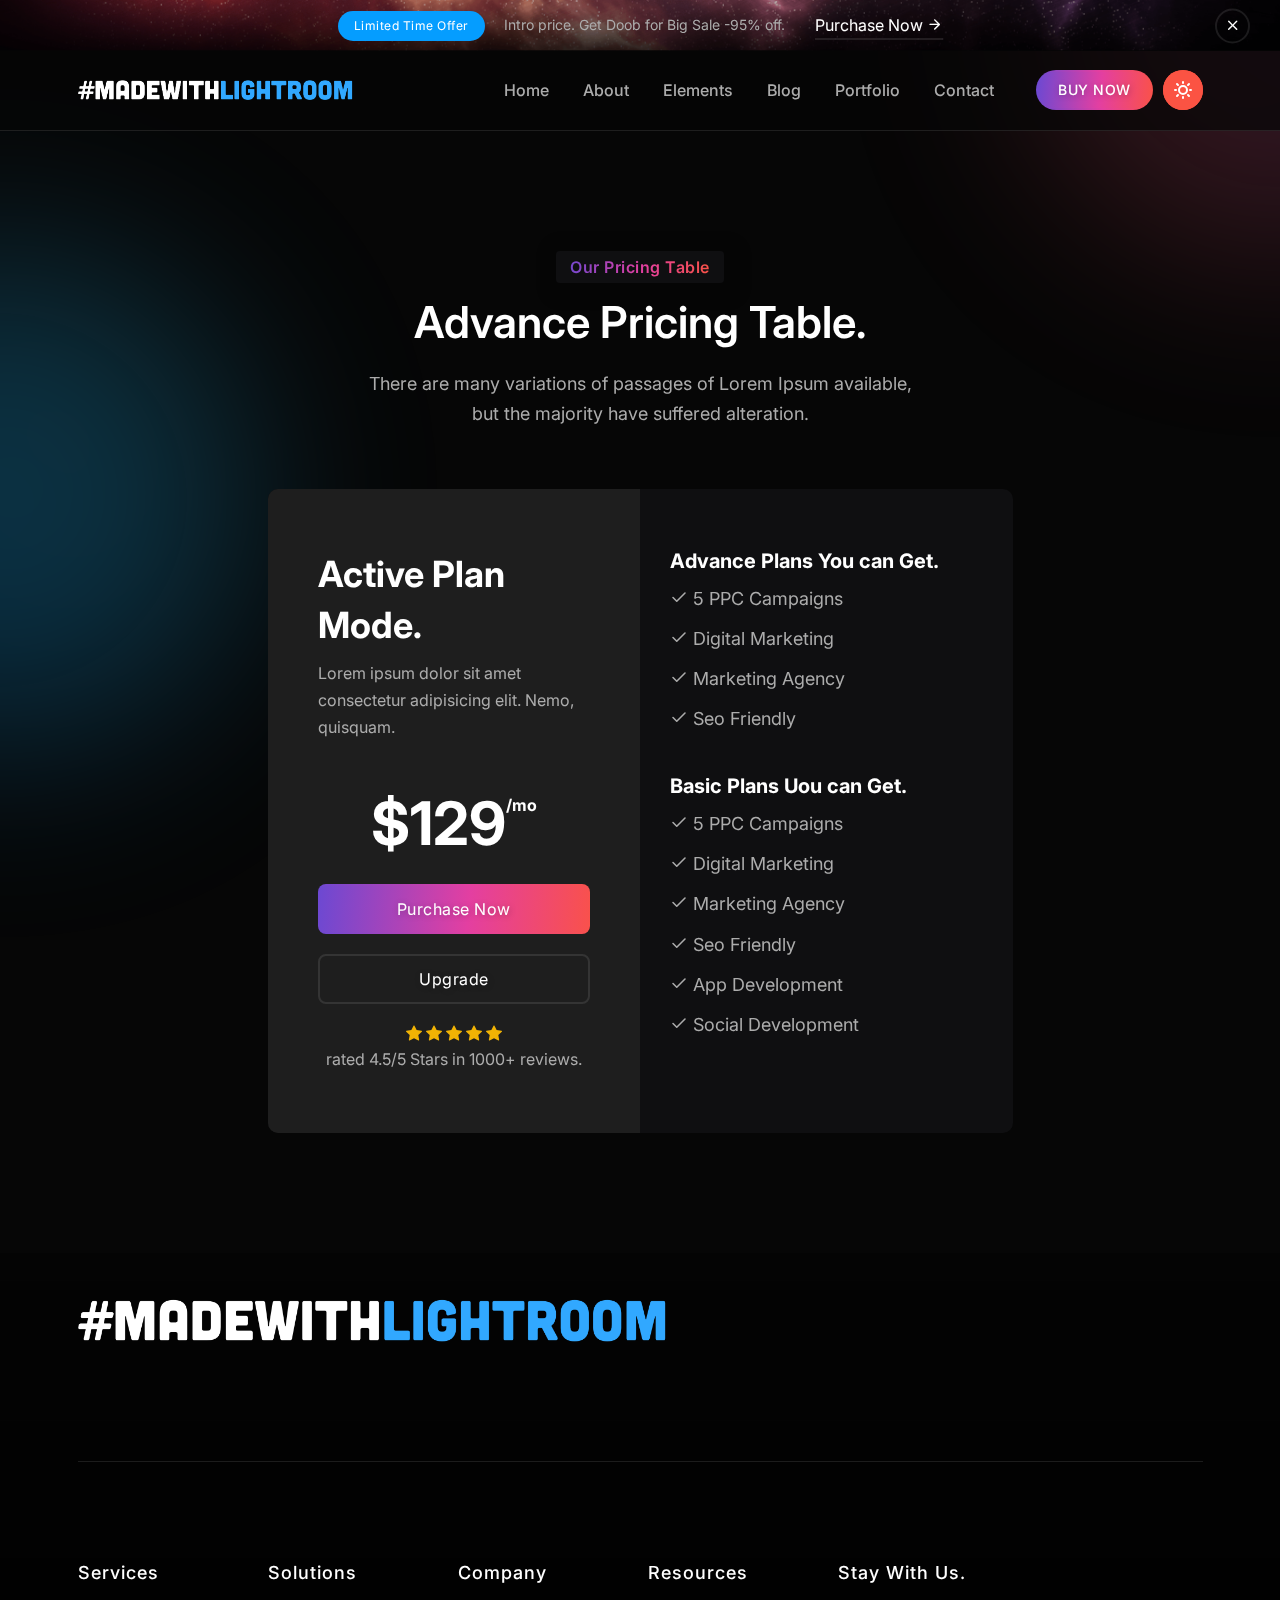
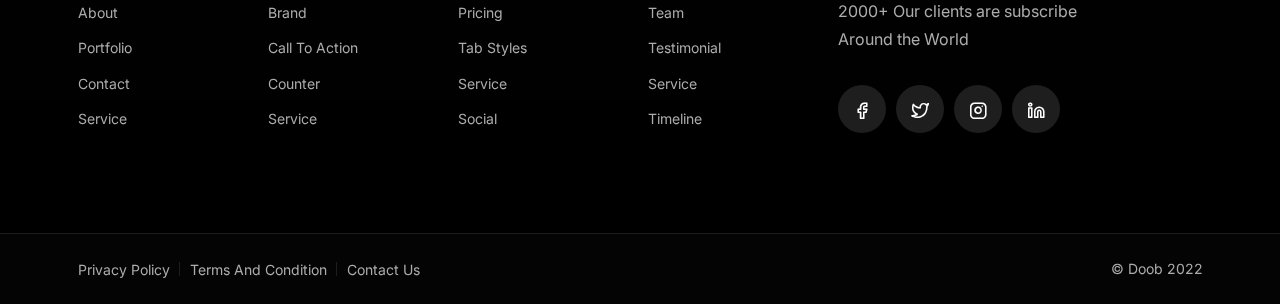
<file: advance-pricing.html>
<!DOCTYPE html>
<html lang="en">

<head>
    <meta charset="UTF-8">
    <meta name="viewport" content="width=device-width, initial-scale=1.0">
    <meta name="theme-style-mode" content="1"> <!-- 0 == light, 1 == dark -->

    <title>Advance Pricing || Doob Business and Consulting Bootstrap5 Template</title>
    <!-- Favicon -->
    <link rel="shortcut icon" type="image/x-icon" href="assets/images/favicon.png">
    <!-- CSS ============================================ -->
    <link rel="stylesheet" href="assets/css/vendor/bootstrap.min.css">
    <link rel="stylesheet" href="assets/css/plugins/animation.css">
    <link rel="stylesheet" href="assets/css/plugins/feature.css">
    <link rel="stylesheet" href="assets/css/plugins/magnify.min.css">
    <link rel="stylesheet" href="assets/css/plugins/slick.css">
    <link rel="stylesheet" href="assets/css/plugins/slick-theme.css">
    <link rel="stylesheet" href="assets/css/plugins/lightbox.css">
    <link rel="stylesheet" href="assets/css/style.css">
</head>

<body>
    <main class="page-wrapper">
        <!-- Start Header Top Area  -->
        <div class="header-top-news bg-image1">
            <div class="wrapper">
                <div class="container">
                    <div class="row">
                        <div class="col-lg-12">
                            <div class="inner">
                                <div class="content">
                                    <span class="rainbow-badge">Limited Time Offer</span>
                                    <span class="news-text">Intro price. Get Doob for Big Sale -95% off.</span>
                                </div>
                                <div class="right-button">
                                    <a class="btn-read-more" href="https://themeforest.net/checkout/from_item/34133466?license=regular">
                                        <span>Purchase Now <i class="feather-arrow-right"></i></span>
                                    </a>
                                </div>
                            </div>
                        </div>
                    </div>
                </div>
            </div>
            <div class="icon-close">
                <button class="close-button bgsection-activation">
                    <i class="feather-x"></i>
                </button>
            </div>
        </div>
        <!-- End Header Top Area  -->
        <!-- Start Header Area  -->
        <header class="rainbow-header header-default header-not-transparent header-sticky">
            <div class="container position-relative">
                <div class="row align-items-center row--0">
                    <div class="col-lg-3 col-md-6 col-4">
                        <div class="logo">
                            <a href="index.html">
                                <img class="logo-light" src="assets/images/logo/logo.png" alt="Corporate Logo">
                                <img class="logo-dark" src="assets/images/logo/logo-dark.png" alt="Corporate Logo">
                            </a>
                        </div>
                    </div>
                    <div class="col-lg-9 col-md-6 col-8 position-static">
                        <div class="header-right">

                            <nav class="mainmenu-nav d-none d-lg-block">
                                <ul class="mainmenu">
                                    <li class="with-megamenu has-menu-child-item position-relative"><a href="#">Home</a>
                                        <div class="rainbow-megamenu with-mega-item-2">
                                            <div class="wrapper">
                                                <div class="row row--0">
                                                    <div class="col-lg-6 single-mega-item">
                                                        <ul class="mega-menu-item">
                                                            <li><a href="index-landing.html">Sass Landing <span class="rainbow-badge-card">New</span></a></li>
                                                            <li><a href="index-application.html">Application <span class="rainbow-badge-card">New</span></a></li>
                                                            <li><a href="index-collaborate.html">Collaborate <span class="rainbow-badge-card">New</span></a></li>
                                                            <li><a href="index-business-consulting.html">Business Consulting</a></li>
                                                            <li><a href="index-business-consulting-2.html">Business Consulting 02</a></li>
                                                            <li><a href="index-magazine.html">Magazine <span class="rainbow-badge-card">New</span></a></li>
                                                            <li><a href="index-corporate.html">Corporate</a></li>
                                                            <li><a href="index-business.html">Business</a></li>
                                                            <li><a href="index-digital-agency.html">Digital Agency</a></li>
                                                            <li><a href="index-finance.html">Finance</a></li>
                                                            <li><a href="index-company.html">Company</a></li>
                                                            <li><a href="index-marketing-agency.html">Marketing Agency</a></li>
                                                        </ul>
                                                    </div>
                                                    <div class="col-lg-6 single-mega-item">
                                                        <ul class="mega-menu-item">
                                                            <li><a href="index-travel-agency.html">Travel Agency</a></li>
                                                            <li><a href="index-consulting.html">Consulting</a></li>
                                                            <li><a href="index-seo-agency.html">SEO Agency</a></li>
                                                            <li><a href="index-personal-portfolio.html">Personal Portfolio</a></li>
                                                            <li><a href="index-event-conference.html">Event Conference</a></li>
                                                            <li><a href="index-creative-portfolio.html">Creative Portfolio</a></li>
                                                            <li><a href="index-freelancer.html">Freelancer</a></li>
                                                            <li><a href="index-international-consulting.html">International Consulting</a></li>
                                                            <li><a href="index-startup.html">Startup</a></li>
                                                            <li><a href="index-web-agency.html">Web Agency</a></li>
                                                            <li><a href="index-corporate-one-page.html">Corporate One Page <span class="rainbow-badge-card">New</span></a></li>
                                                            <li><a href="index-photographer.html">Photographer <span class="rainbow-badge-card">New</span></a></li>
                                                        </ul>
                                                    </div>
                                                </div>
                                            </div>
                                        </div>
                                    </li>
                                    <li><a href="about.html">About</a></li>
                                    <li class="with-megamenu has-menu-child-item"><a href="#">Elements</a>
                                        <div class="rainbow-megamenu">
                                            <div class="wrapper">
                                                <div class="row row--0">
                                                    <div class="col-lg-3 single-mega-item">
                                                        <ul class="mega-menu-item">
                                                            <li><a href="button.html">Button</a></li>
                                                            <li><a href="service.html">Service</a></li>
                                                            <li><a href="counter.html">Counter</a></li>
                                                            <li><a href="progressbar.html">Progressbar</a></li>
                                                            <li><a href="accordion.html">Accordion</a></li>
                                                            <li><a href="social-share.html">Social Share</a></li>
                                                            <li><a href="blog-grid.html">Blog Grid</a></li>
                                                        </ul>
                                                    </div>
                                                    <div class="col-lg-3 single-mega-item">
                                                        <ul class="mega-menu-item">
                                                            <li><a href="team.html">Team</a></li>
                                                            <li><a href="portfolio.html">Portfolio</a></li>
                                                            <li><a href="testimonial.html">Testimonial</a></li>
                                                            <li><a href="timeline.html">Timeline</a></li>
                                                            <li><a href="tab.html">Tab</a></li>
                                                            <li><a href="pricing.html">Pricing</a></li>
                                                            <li><a href="split.html">Split Section</a></li>
                                                        </ul>
                                                    </div>
                                                    <div class="col-lg-3 single-mega-item">
                                                        <ul class="mega-menu-item">
                                                            <li><a href="call-to-action.html">Call To Action</a></li>
                                                            <li><a href="video.html">Video</a></li>
                                                            <li><a href="gallery.html">Gallery</a></li>
                                                            <li><a href="contact.html">Contact</a></li>
                                                            <li><a href="brand.html">Brand</a></li>
                                                            <li><a href="portfolio.html">Portfolio</a></li>
                                                            <li><a href="error.html">404</a></li>
                                                        </ul>
                                                    </div>
                                                    <div class="col-lg-3 single-mega-item">
                                                        <ul class="mega-menu-item">
                                                            <li><a href="advance-tab.html">Advance Tab <span
                                        class="rainbow-badge-card">Hot</span></a></li>
                                                            <li><a href="brand-carouse.html">Brand Carousel <span
                                        class="rainbow-badge-card">New</span></a></li>
                                                            <li><a href="advance-pricing.html">Advance Pricing <span
                                        class="rainbow-badge-card">Hot</span></a></li>
                                                            <li><a href="portfolio-details.html">Portfolio Details</a></li>
                                                            <li><a href="blog-details.html">Blog Details</a></li>
                                                            <li><a href="privacy-policy.html">Privacy Policy <span
                                class="rainbow-badge-card">New</span></a></li>
                                                            <li><a href="login.html">Profile <span
                                class="rainbow-badge-card">New</span></a></li>
                                                        </ul>
                                                    </div>
                                                </div>
                                            </div>
                                        </div>
                                    </li>

                                    <li class="has-droupdown has-menu-child-item"><a href="#">Blog</a>
                                        <ul class="submenu">
                                            <li><a href="blog-grid.html">Blog Grid</a></li>
                                            <li><a href="blog-grid-sidebar.html">Blog Grid Sidebar</a></li>
                                            <li><a href="blog-list-view.html">Blog List View</a></li>
                                            <li><a href="blog-list-sidebar.html">Blog List View Sidebar</a></li>
                                            <li><a href="blog-details.html">Blog Details</a></li>
                                        </ul>
                                    </li>

                                    <li class="has-droupdown has-menu-child-item"><a href="#">Portfolio</a>
                                        <ul class="submenu">
                                            <li><a href="portfolio.html">Portfolio Default</a></li>
                                            <li><a href="portfolio-three-column.html">Portfolio Three Column</a></li>
                                            <li><a href="portfolio-full-width.html">Portfolio Full Width</a></li>
                                            <li><a href="portfolio-grid-layout.html">Portfolio Grid Layout</a></li>
                                            <li><a href="portfolio-box-layout.html">Portfolio Box Layout</a></li>
                                            <li><a href="portfolio-details.html">Portfolio Details</a></li>
                                        </ul>
                                    </li>
                                    <li><a href="contact.html">Contact</a></li>
                                </ul>







                            </nav>

                            <!-- Start Header Btn  -->
                            <div class="header-btn">
                                <a class="btn-default btn-small round" target="_blank" href="https://themeforest.net/checkout/from_item/34133466?license=regular">BUY NOW</a>
                            </div>
                            <!-- End Header Btn  -->

                            <!-- Start Mobile-Menu-Bar -->
                            <div class="mobile-menu-bar ml--5 d-block d-lg-none">
                                <div class="hamberger">
                                    <button class="hamberger-button">
                                        <i class="feather-menu"></i>
                                    </button>
                                </div>
                            </div>
                            <!-- Start Mobile-Menu-Bar -->

                            <div id="my_switcher" class="my_switcher">
                                <ul>
                                    <li>
                                        <a href="javascript: void(0);" data-theme="light" class="setColor light">
                                            <img class="sun-image" src="assets/images/icons/sun-01.svg" alt="Sun images">
                                        </a>
                                    </li>
                                    <li>
                                        <a href="javascript: void(0);" data-theme="dark" class="setColor dark">
                                            <img class="Victor Image" src="assets/images/icons/vector.svg" alt="Vector Images">
                                        </a>
                                    </li>
                                </ul>
                            </div>

                        </div>
                    </div>
                </div>
            </div>
        </header>
        <!-- End Header Area  -->
        <div class="popup-mobile-menu">
            <div class="inner">
                <div class="header-top">
                    <div class="logo">
                        <a href="index.html">
                            <img class="logo-light" src="assets/images/logo/logo.png" alt="Corporate Logo">
                            <img class="logo-dark" src="assets/images/logo/logo-dark.png" alt="Corporate Logo">
                        </a>
                    </div>
                    <div class="close-menu">
                        <button class="close-button">
                            <i class="feather-x"></i>
                        </button>
                    </div>
                </div>
                <ul class="mainmenu">
                    <li class="with-megamenu has-menu-child-item position-relative"><a href="#">Home</a>
                        <div class="rainbow-megamenu with-mega-item-2">
                            <div class="wrapper">
                                <div class="row row--0">
                                    <div class="col-lg-6 single-mega-item">
                                        <ul class="mega-menu-item">
                                            <li><a href="index-landing.html">Sass Landing <span class="rainbow-badge-card">New</span></a></li>
                                            <li><a href="index-application.html">Application <span class="rainbow-badge-card">New</span></a></li>
                                            <li><a href="index-collaborate.html">Collaborate <span class="rainbow-badge-card">New</span></a></li>
                                            <li><a href="index-business-consulting.html">Business Consulting</a></li>
                                            <li><a href="index-business-consulting-2.html">Business Consulting 02</a></li>
                                            <li><a href="index-magazine.html">Magazine <span class="rainbow-badge-card">New</span></a></li>
                                            <li><a href="index-corporate.html">Corporate</a></li>
                                            <li><a href="index-business.html">Business</a></li>
                                            <li><a href="index-digital-agency.html">Digital Agency</a></li>
                                            <li><a href="index-finance.html">Finance</a></li>
                                            <li><a href="index-company.html">Company</a></li>
                                            <li><a href="index-marketing-agency.html">Marketing Agency</a></li>
                                        </ul>
                                    </div>
                                    <div class="col-lg-6 single-mega-item">
                                        <ul class="mega-menu-item">
                                            <li><a href="index-travel-agency.html">Travel Agency</a></li>
                                            <li><a href="index-consulting.html">Consulting</a></li>
                                            <li><a href="index-seo-agency.html">SEO Agency</a></li>
                                            <li><a href="index-personal-portfolio.html">Personal Portfolio</a></li>
                                            <li><a href="index-event-conference.html">Event Conference</a></li>
                                            <li><a href="index-creative-portfolio.html">Creative Portfolio</a></li>
                                            <li><a href="index-freelancer.html">Freelancer</a></li>
                                            <li><a href="index-international-consulting.html">International Consulting</a></li>
                                            <li><a href="index-startup.html">Startup</a></li>
                                            <li><a href="index-web-agency.html">Web Agency</a></li>
                                            <li><a href="index-corporate-one-page.html">Corporate One Page <span class="rainbow-badge-card">New</span></a></li>
                                            <li><a href="index-photographer.html">Photographer <span class="rainbow-badge-card">New</span></a></li>
                                        </ul>
                                    </div>
                                </div>
                            </div>
                        </div>
                    </li>
                    <li><a href="about.html">About</a></li>
                    <li class="with-megamenu has-menu-child-item"><a href="#">Elements</a>
                        <div class="rainbow-megamenu">
                            <div class="wrapper">
                                <div class="row row--0">
                                    <div class="col-lg-3 single-mega-item">
                                        <ul class="mega-menu-item">
                                            <li><a href="button.html">Button</a></li>
                                            <li><a href="service.html">Service</a></li>
                                            <li><a href="counter.html">Counter</a></li>
                                            <li><a href="progressbar.html">Progressbar</a></li>
                                            <li><a href="accordion.html">Accordion</a></li>
                                            <li><a href="social-share.html">Social Share</a></li>
                                            <li><a href="blog-grid.html">Blog Grid</a></li>
                                        </ul>
                                    </div>
                                    <div class="col-lg-3 single-mega-item">
                                        <ul class="mega-menu-item">
                                            <li><a href="team.html">Team</a></li>
                                            <li><a href="portfolio.html">Portfolio</a></li>
                                            <li><a href="testimonial.html">Testimonial</a></li>
                                            <li><a href="timeline.html">Timeline</a></li>
                                            <li><a href="tab.html">Tab</a></li>
                                            <li><a href="pricing.html">Pricing</a></li>
                                            <li><a href="split.html">Split Section</a></li>
                                        </ul>
                                    </div>
                                    <div class="col-lg-3 single-mega-item">
                                        <ul class="mega-menu-item">
                                            <li><a href="call-to-action.html">Call To Action</a></li>
                                            <li><a href="video.html">Video</a></li>
                                            <li><a href="gallery.html">Gallery</a></li>
                                            <li><a href="contact.html">Contact</a></li>
                                            <li><a href="brand.html">Brand</a></li>
                                            <li><a href="portfolio.html">Portfolio</a></li>
                                            <li><a href="error.html">404</a></li>
                                        </ul>
                                    </div>
                                    <div class="col-lg-3 single-mega-item">
                                        <ul class="mega-menu-item">
                                            <li><a href="advance-tab.html">Advance Tab <span
                                        class="rainbow-badge-card">Hot</span></a></li>
                                            <li><a href="brand-carouse.html">Brand Carousel <span
                                        class="rainbow-badge-card">New</span></a></li>
                                            <li><a href="advance-pricing.html">Advance Pricing <span
                                        class="rainbow-badge-card">Hot</span></a></li>
                                            <li><a href="portfolio-details.html">Portfolio Details</a></li>
                                            <li><a href="blog-details.html">Blog Details</a></li>
                                            <li><a href="privacy-policy.html">Privacy Policy <span
                                class="rainbow-badge-card">New</span></a></li>
                                            <li><a href="login.html">Profile <span
                                class="rainbow-badge-card">New</span></a></li>
                                        </ul>
                                    </div>
                                </div>
                            </div>
                        </div>
                    </li>

                    <li class="has-droupdown has-menu-child-item"><a href="#">Blog</a>
                        <ul class="submenu">
                            <li><a href="blog-grid.html">Blog Grid</a></li>
                            <li><a href="blog-grid-sidebar.html">Blog Grid Sidebar</a></li>
                            <li><a href="blog-list-view.html">Blog List View</a></li>
                            <li><a href="blog-list-sidebar.html">Blog List View Sidebar</a></li>
                            <li><a href="blog-details.html">Blog Details</a></li>
                        </ul>
                    </li>

                    <li class="has-droupdown has-menu-child-item"><a href="#">Portfolio</a>
                        <ul class="submenu">
                            <li><a href="portfolio.html">Portfolio Default</a></li>
                            <li><a href="portfolio-three-column.html">Portfolio Three Column</a></li>
                            <li><a href="portfolio-full-width.html">Portfolio Full Width</a></li>
                            <li><a href="portfolio-grid-layout.html">Portfolio Grid Layout</a></li>
                            <li><a href="portfolio-box-layout.html">Portfolio Box Layout</a></li>
                            <li><a href="portfolio-details.html">Portfolio Details</a></li>
                        </ul>
                    </li>
                    <li><a href="contact.html">Contact</a></li>
                </ul>







            </div>
        </div>

        <!-- Start Theme Style  -->
        <div>
            <div class="rainbow-gradient-circle"></div>
            <div class="rainbow-gradient-circle theme-pink"></div>
        </div>
        <!-- End Theme Style  -->



        <!-- Start Advance Pricing Area  -->
        <div class="main-content">

            <div class="rainbow-pricingtable-area rainbow-section-gap">
                <div class="container">
                    <div class="row">
                        <div class="col-lg-12">
                            <div class="section-title text-center">
                                <h4 class="subtitle "><span class="theme-gradient">Our Pricing Table</span></h4>
                                <h2 class="title w-600 mb--20">Advance Pricing Table.</h2>
                                <p class="description b1">There are many variations of passages of Lorem Ipsum
                                    available, <br> but the majority have suffered alteration.</p>
                            </div>
                        </div>
                    </div>
                    <div class="row mt--30">
                        <div class="col-lg-8 offset-lg-2">
                            <div class="advance-pricing">
                                <div class="inner">
                                    <div class="row row--0">
                                        <div class="col-lg-6">
                                            <div class="pricing-left">
                                                <h3 class="main-title">Active Plan Mode.</h3>
                                                <p class="description">Lorem ipsum dolor sit amet consectetur
                                                    adipisicing elit. Nemo, quisquam.</p>
                                                <div class="price-wrapper">
                                                    <span class="price-amount">$129<sup>/mo</sup></span>
                                                </div>
                                                <div class="pricing-btn-group">
                                                    <button class="btn-default">Purchase Now</button>
                                                    <button class="btn-default btn-border">Upgrade</button>
                                                </div>
                                                <div class="rating">
                                                    <a href="#rating">
                                                        <svg xmlns="http://www.w3.org/2000/svg" width="16" height="16" fill="currentColor" class="bi bi-star-fill" viewBox="0 0 16 16">
                                                            <path d="M3.612 15.443c-.386.198-.824-.149-.746-.592l.83-4.73L.173 6.765c-.329-.314-.158-.888.283-.95l4.898-.696L7.538.792c.197-.39.73-.39.927 0l2.184 4.327 4.898.696c.441.062.612.636.282.95l-3.522 3.356.83 4.73c.078.443-.36.79-.746.592L8 13.187l-4.389 2.256z" />
                                                        </svg>
                                                    </a>
                                                    <a href="#rating">
                                                        <svg xmlns="http://www.w3.org/2000/svg" width="16" height="16" fill="currentColor" class="bi bi-star-fill" viewBox="0 0 16 16">
                                                            <path d="M3.612 15.443c-.386.198-.824-.149-.746-.592l.83-4.73L.173 6.765c-.329-.314-.158-.888.283-.95l4.898-.696L7.538.792c.197-.39.73-.39.927 0l2.184 4.327 4.898.696c.441.062.612.636.282.95l-3.522 3.356.83 4.73c.078.443-.36.79-.746.592L8 13.187l-4.389 2.256z" />
                                                        </svg>
                                                    </a>
                                                    <a href="#rating">
                                                        <svg xmlns="http://www.w3.org/2000/svg" width="16" height="16" fill="currentColor" class="bi bi-star-fill" viewBox="0 0 16 16">
                                                            <path d="M3.612 15.443c-.386.198-.824-.149-.746-.592l.83-4.73L.173 6.765c-.329-.314-.158-.888.283-.95l4.898-.696L7.538.792c.197-.39.73-.39.927 0l2.184 4.327 4.898.696c.441.062.612.636.282.95l-3.522 3.356.83 4.73c.078.443-.36.79-.746.592L8 13.187l-4.389 2.256z" />
                                                        </svg>
                                                    </a>
                                                    <a href="#rating">
                                                        <svg xmlns="http://www.w3.org/2000/svg" width="16" height="16" fill="currentColor" class="bi bi-star-fill" viewBox="0 0 16 16">
                                                            <path d="M3.612 15.443c-.386.198-.824-.149-.746-.592l.83-4.73L.173 6.765c-.329-.314-.158-.888.283-.95l4.898-.696L7.538.792c.197-.39.73-.39.927 0l2.184 4.327 4.898.696c.441.062.612.636.282.95l-3.522 3.356.83 4.73c.078.443-.36.79-.746.592L8 13.187l-4.389 2.256z" />
                                                        </svg>
                                                    </a>
                                                    <a href="#rating">
                                                        <svg xmlns="http://www.w3.org/2000/svg" width="16" height="16" fill="currentColor" class="bi bi-star-fill" viewBox="0 0 16 16">
                                                            <path d="M3.612 15.443c-.386.198-.824-.149-.746-.592l.83-4.73L.173 6.765c-.329-.314-.158-.888.283-.95l4.898-.696L7.538.792c.197-.39.73-.39.927 0l2.184 4.327 4.898.696c.441.062.612.636.282.95l-3.522 3.356.83 4.73c.078.443-.36.79-.746.592L8 13.187l-4.389 2.256z" />
                                                        </svg>
                                                    </a>
                                                </div>
                                                <span class="subtitle">rated 4.5/5 Stars in 1000+ reviews.</span>
                                            </div>
                                        </div>
                                        <div class="col-lg-6">
                                            <div class="pricing-right">
                                                <div class="pricing-offer">
                                                    <div class="single-list">
                                                        <h4 class="price-title">Advance Plans You can Get.</h4>
                                                        <ul class="plan-offer-list">
                                                            <li>
                                                                <i class="feather-check"></i> 5 PPC Campaigns
                                                            </li>
                                                            <li>
                                                                <i class="feather-check"></i> Digital Marketing
                                                            </li>
                                                            <li>
                                                                <i class="feather-check"></i> Marketing Agency
                                                            </li>
                                                            <li>
                                                                <i class="feather-check"></i> Seo Friendly
                                                            </li>
                                                        </ul>
                                                    </div>
                                                    <div class="single-list mt--40">
                                                        <h4 class="price-title">Basic Plans Uou can Get.</h4>
                                                        <ul class="plan-offer-list">
                                                            <li>
                                                                <i class="feather-check"></i> 5 PPC Campaigns
                                                            </li>
                                                            <li>
                                                                <i class="feather-check"></i> Digital Marketing
                                                            </li>
                                                            <li>
                                                                <i class="feather-check"></i> Marketing Agency
                                                            </li>
                                                            <li>
                                                                <i class="feather-check"></i> Seo Friendly
                                                            </li>
                                                            <li>
                                                                <i class="feather-check"></i> App Development
                                                            </li>
                                                            <li>
                                                                <i class="feather-check"></i> Social Development
                                                            </li>
                                                        </ul>
                                                    </div>
                                                </div>
                                            </div>
                                        </div>
                                    </div>
                                </div>
                            </div>
                        </div>
                    </div>
                </div>
            </div>

        </div>
        <!-- End Advance Pricing Area  -->

        <!-- Start Footer Area  -->
        <footer class="rainbow-footer footer-style-default variation-two">
            <div class="rainbow-callto-action clltoaction-style-default style-7">
                <div class="container">
                    <div class="row row--0 align-items-center content-wrapper">
                        <div class="col-lg-8 col-md-8">
                            <div class="inner">
                                <div class="content text-left">
                                    <div class="logo">
                                        <a href="index.html">
                                            <img class="logo-light" src="assets/images/logo/logo.png" alt="Corporate Logo">
                                            <img class="logo-dark" src="assets/images/logo/logo-dark.png" alt="Corporate Logo">
                                        </a>
                                    </div>
                                    <p class="subtitle" data-sal="slide-up" data-sal-duration="400" data-sal-delay="150">If you want to create a corporate template you can purshace now
                                        our doob
                                        template.</p>
                                </div>
                            </div>
                        </div>
                        <div class="col-lg-4 col-md-4" data-sal="slide-up" data-sal-duration="400" data-sal-delay="150">
                            <div class="call-to-btn text-left mt_sm--20 text-lg-right">
                                <a class="btn-default" href="https://themeforest.net/checkout/from_item/34133466?license=regular">Purchase Doob
                                    <i class="feather-arrow-right"></i>
                                </a>
                            </div>
                        </div>
                    </div>
                </div>
            </div>
            <div class="footer-top">
                <div class="container">
                    <div class="row">
                        <div class="col-lg-2 col-md-6 col-sm-6 col-12">
                            <div class="rainbow-footer-widget">
                                <h4 class="title">Services</h4>
                                <div class="inner">
                                    <ul class="footer-link link-hover">
                                        <li><a href="about.html">About</a></li>
                                        <li><a href="portfolio.html">Portfolio</a></li>
                                        <li><a href="contact.html">Contact</a></li>
                                        <li><a href="service.html">Service</a></li>
                                    </ul>
                                </div>
                            </div>
                        </div>
                        <div class="col-lg-2 col-md-6 col-sm-6 col-12">
                            <div class="rainbow-footer-widget">
                                <div class="widget-menu-top">
                                    <h4 class="title">Solutions</h4>
                                    <div class="inner">
                                        <ul class="footer-link link-hover">
                                            <li><a href="brand.html">Brand</a></li>
                                            <li><a href="call-to-action.html">call To Action</a></li>
                                            <li><a href="counter.html">Counter</a></li>
                                            <li><a href="service.html">Service</a></li>
                                        </ul>
                                    </div>
                                </div>
                            </div>
                        </div>
                        <div class="col-lg-2 col-md-6 col-sm-6 col-12">
                            <div class="rainbow-footer-widget">
                                <h4 class="title">Company</h4>
                                <div class="inner">
                                    <ul class="footer-link link-hover">
                                        <li><a href="pricing.html">Pricing</a></li>
                                        <li><a href="tab.html">Tab Styles</a></li>
                                        <li><a href="service.html">Service</a></li>
                                        <li><a href="social-share.html">Social</a></li>
                                    </ul>
                                </div>
                            </div>
                        </div>
                        <div class="col-lg-2 col-md-6 col-sm-6 col-12">
                            <div class="rainbow-footer-widget">
                                <h4 class="title">Resources</h4>
                                <div class="inner">
                                    <ul class="footer-link link-hover">
                                        <li><a href="team.html">Team</a></li>
                                        <li><a href="testimonial.html">Testimonial</a></li>
                                        <li><a href="service.html">Service</a></li>
                                        <li><a href="timeline.html">Timeline</a></li>
                                    </ul>
                                </div>
                            </div>
                        </div>
                        <div class="col-lg-4 col-md-6 col-sm-6 col-12">
                            <div class="rainbow-footer-widget">
                                <h4 class="title">Stay With Us.</h4>
                                <div class="inner">
                                    <h6 class="subtitle">2000+ Our clients are subscribe Around the World</h6>
                                    <ul class="social-icon social-default justify-content-start">
                                        <li><a href="https://www.facebook.com/">
                                                <i class="feather-facebook"></i>
                                            </a>
                                        </li>
                                        <li><a href="https://www.twitter.com">
                                                <i class="feather-twitter"></i>
                                            </a>
                                        </li>
                                        <li><a href="https://www.instagram.com/">
                                                <i class="feather-instagram"></i>
                                            </a>
                                        </li>
                                        <li><a href="https://www.linkdin.com/">
                                                <i class="feather-linkedin"></i>
                                            </a>
                                        </li>
                                    </ul>
                                </div>
                            </div>
                        </div>
                    </div>
                </div>
            </div>
        </footer>
        <!-- End Footer Area  -->
        <!-- Start Copy Right Area  -->
        <div class="copyright-area copyright-style-one">
            <div class="container">
                <div class="row align-items-center">
                    <div class="col-lg-6 col-md-8 col-sm-12 col-12">
                        <div class="copyright-left">
                            <ul class="ft-menu link-hover">
                                <li>
                                    <a href="privacy-policy.html">Privacy Policy</a>
                                </li>
                                <li>
                                    <a href="#">Terms And Condition</a>
                                </li>
                                <li>
                                    <a href="contact.html">Contact Us</a>
                                </li>
                            </ul>
                        </div>
                    </div>
                    <div class="col-lg-6 col-md-4 col-sm-12 col-12">
                        <div class="copyright-right text-center text-lg-end">
                            <p class="copyright-text">© Doob 2022</p>
                        </div>
                    </div>
                </div>
            </div>
        </div>
        <!-- End Copy Right Area  -->

    </main>

    <!-- All Scripts  -->
    <!-- Start Top To Bottom Area  -->
    <div class="rainbow-back-top">
        <i class="feather-arrow-up"></i>
    </div>
    <!-- End Top To Bottom Area  -->
    <!-- JS
============================================ -->
    <script src="assets/js/vendor/modernizr.min.js"></script>
    <script src="assets/js/vendor/jquery.min.js"></script>
    <script src="assets/js/vendor/bootstrap.min.js"></script>
    <script src="assets/js/vendor/popper.min.js"></script>
    <script src="assets/js/vendor/waypoint.min.js"></script>
    <script src="assets/js/vendor/wow.min.js"></script>
    <script src="assets/js/vendor/counterup.min.js"></script>
    <script src="assets/js/vendor/feather.min.js"></script>
    <script src="assets/js/vendor/sal.min.js"></script>
    <script src="assets/js/vendor/masonry.js"></script>
    <script src="assets/js/vendor/imageloaded.js"></script>
    <script src="assets/js/vendor/magnify.min.js"></script>
    <script src="assets/js/vendor/lightbox.js"></script>
    <script src="assets/js/vendor/slick.min.js"></script>
    <script src="assets/js/vendor/easypie.js"></script>
    <script src="assets/js/vendor/text-type.js"></script>
    <script src="assets/js/vendor/jquery.style.swicher.js"></script>
    <script src="assets/js/vendor/js.cookie.js"></script>
    <script src="assets/js/vendor/jquery-one-page-nav.js"></script>
    <!-- Main JS -->
    <script src="assets/js/main.js"></script>
</body>

</html>
</file>
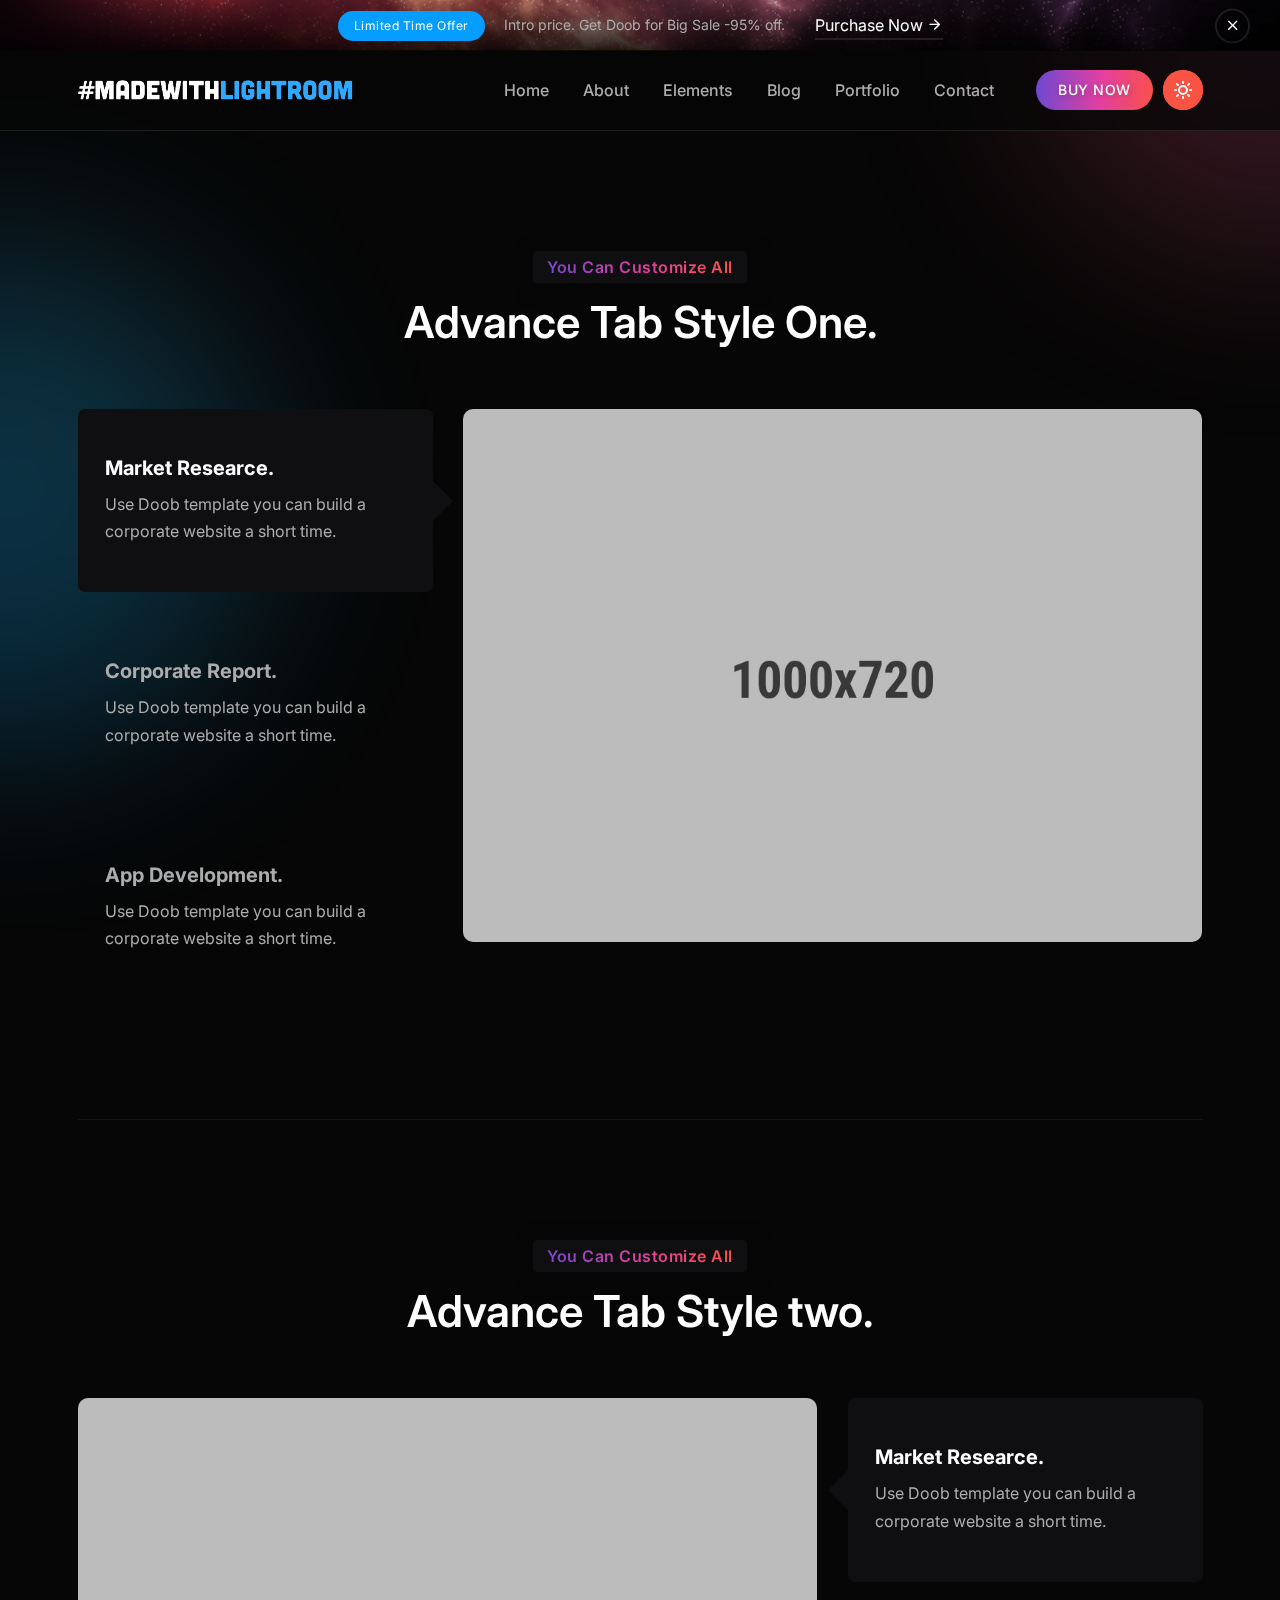
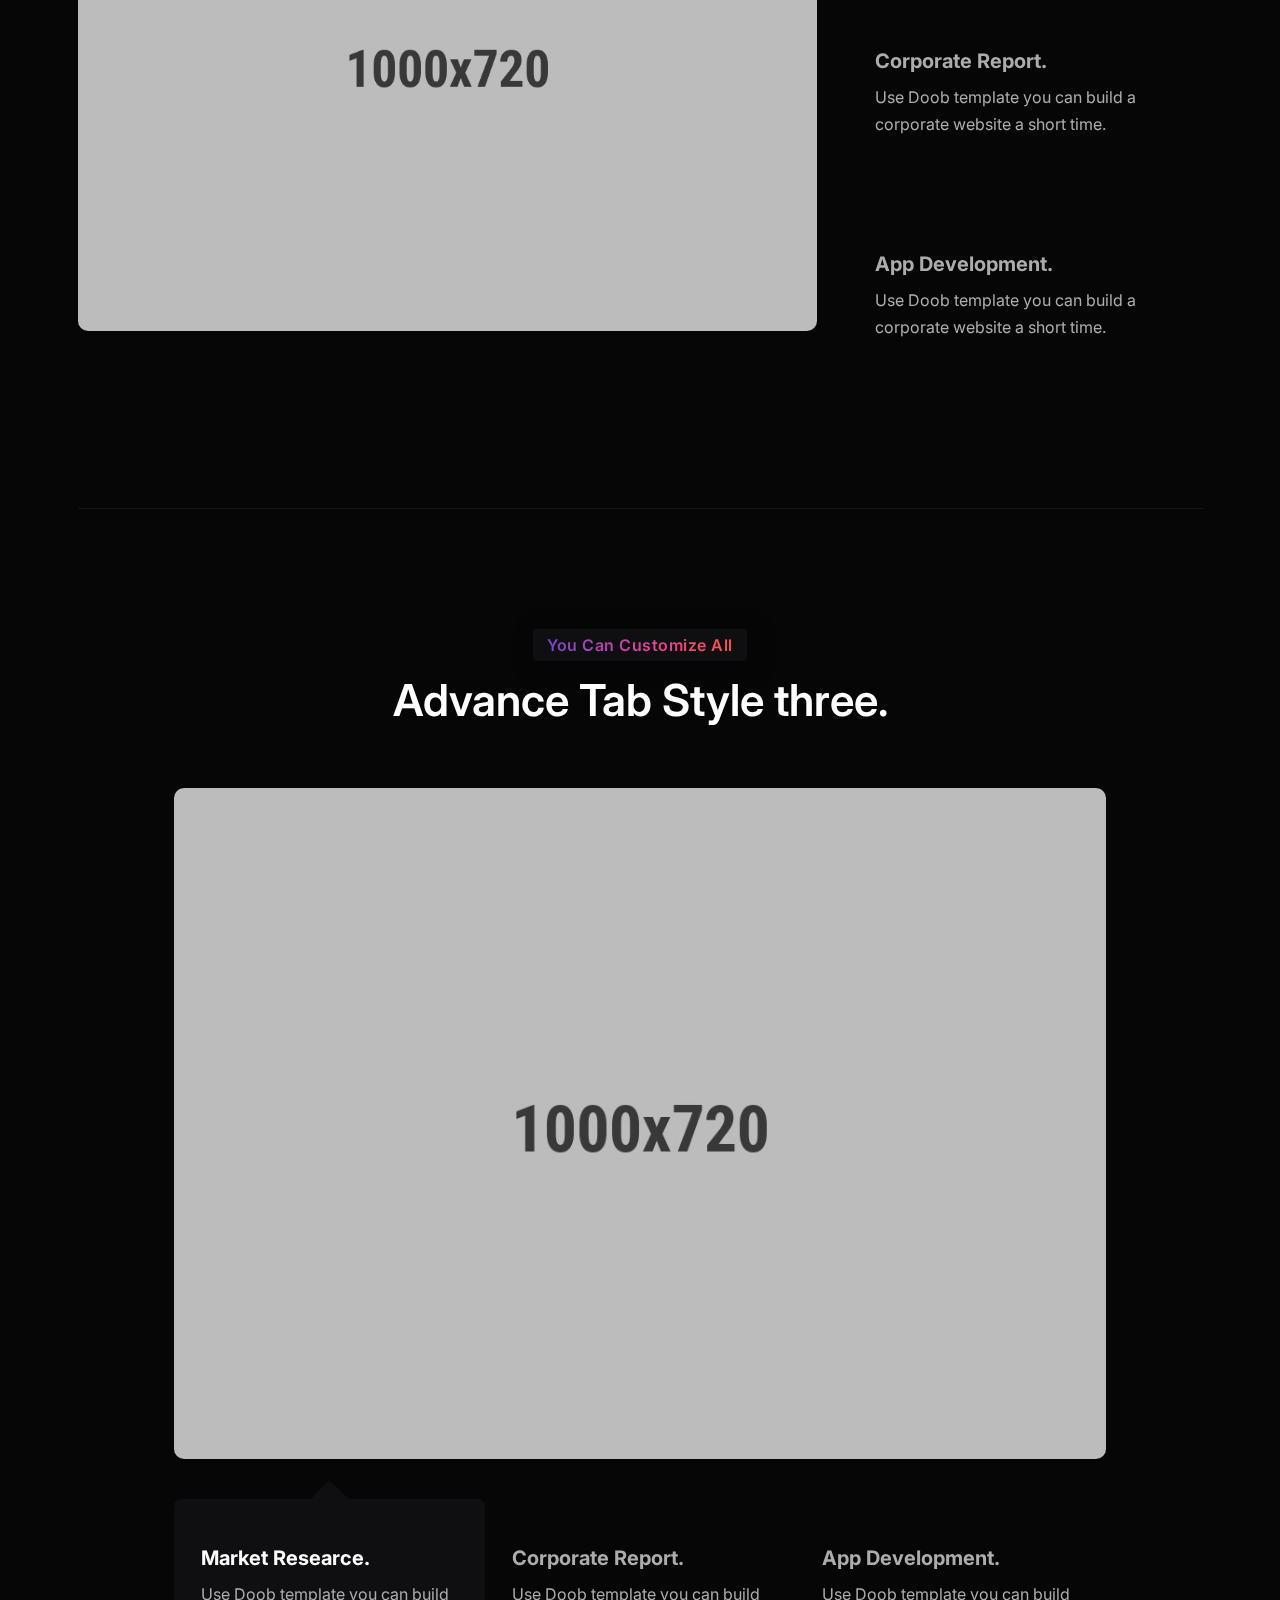
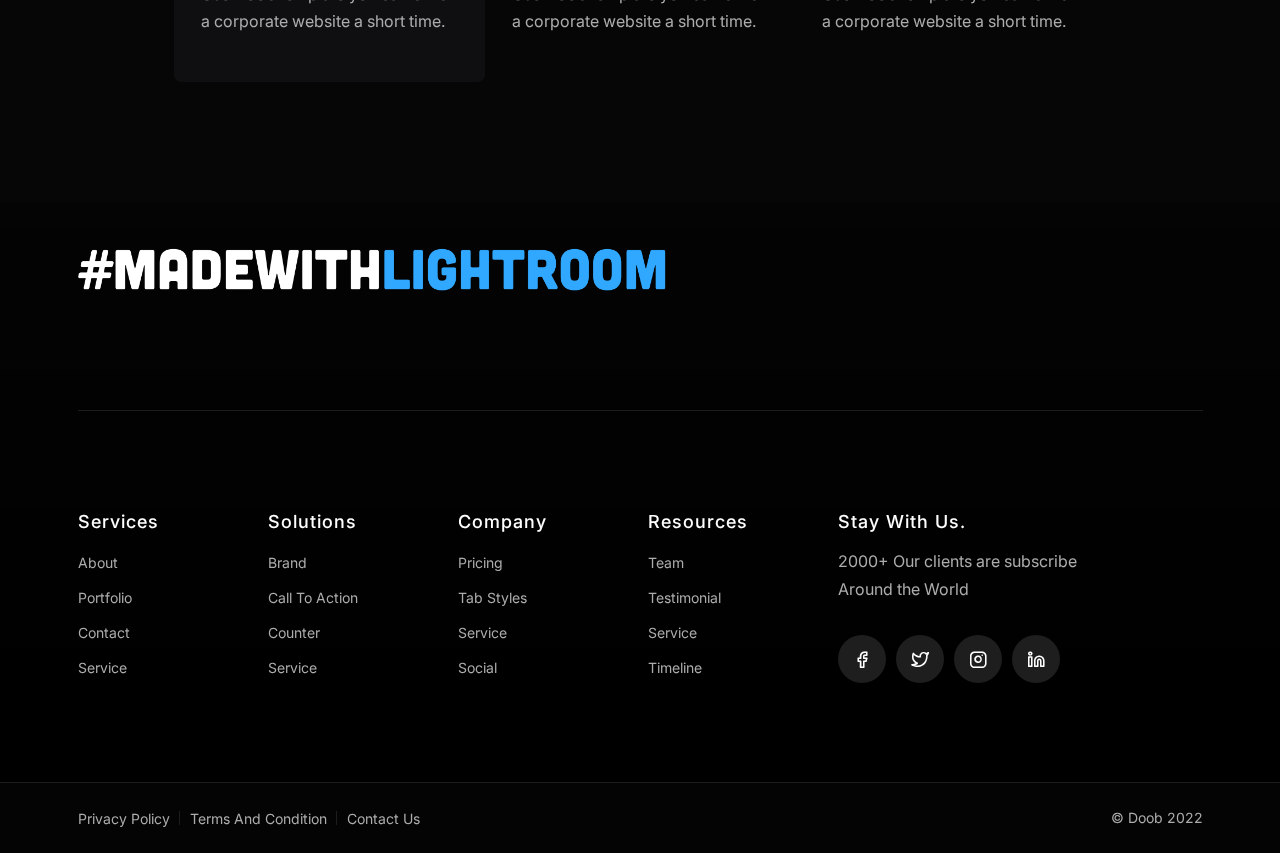
<file: advance-tab.html>
<!DOCTYPE html>
<html lang="en">

<head>
    <meta charset="UTF-8">
    <meta name="viewport" content="width=device-width, initial-scale=1.0">
    <meta name="theme-style-mode" content="1"> <!-- 0 == light, 1 == dark -->

    <title>Advance Tab || Doob Business and Consulting Bootstrap5 Template</title>
    <!-- Favicon -->
    <link rel="shortcut icon" type="image/x-icon" href="assets/images/favicon.png">
    <!-- CSS ============================================ -->
    <link rel="stylesheet" href="assets/css/vendor/bootstrap.min.css">
    <link rel="stylesheet" href="assets/css/plugins/animation.css">
    <link rel="stylesheet" href="assets/css/plugins/feature.css">
    <link rel="stylesheet" href="assets/css/plugins/magnify.min.css">
    <link rel="stylesheet" href="assets/css/plugins/slick.css">
    <link rel="stylesheet" href="assets/css/plugins/slick-theme.css">
    <link rel="stylesheet" href="assets/css/plugins/lightbox.css">
    <link rel="stylesheet" href="assets/css/style.css">
</head>

<body>
    <main class="page-wrapper">
        <!-- Start Header Top Area  -->
        <div class="header-top-news bg-image1">
            <div class="wrapper">
                <div class="container">
                    <div class="row">
                        <div class="col-lg-12">
                            <div class="inner">
                                <div class="content">
                                    <span class="rainbow-badge">Limited Time Offer</span>
                                    <span class="news-text">Intro price. Get Doob for Big Sale -95% off.</span>
                                </div>
                                <div class="right-button">
                                    <a class="btn-read-more" href="https://themeforest.net/checkout/from_item/34133466?license=regular">
                                        <span>Purchase Now <i class="feather-arrow-right"></i></span>
                                    </a>
                                </div>
                            </div>
                        </div>
                    </div>
                </div>
            </div>
            <div class="icon-close">
                <button class="close-button bgsection-activation">
                    <i class="feather-x"></i>
                </button>
            </div>
        </div>
        <!-- End Header Top Area  -->
        <!-- Start Header Area  -->
        <header class="rainbow-header header-default header-not-transparent header-sticky">
            <div class="container position-relative">
                <div class="row align-items-center row--0">
                    <div class="col-lg-3 col-md-6 col-4">
                        <div class="logo">
                            <a href="index.html">
                                <img class="logo-light" src="assets/images/logo/logo.png" alt="Corporate Logo">
                                <img class="logo-dark" src="assets/images/logo/logo-dark.png" alt="Corporate Logo">
                            </a>
                        </div>
                    </div>
                    <div class="col-lg-9 col-md-6 col-8 position-static">
                        <div class="header-right">

                            <nav class="mainmenu-nav d-none d-lg-block">
                                <ul class="mainmenu">
                                    <li class="with-megamenu has-menu-child-item position-relative"><a href="#">Home</a>
                                        <div class="rainbow-megamenu with-mega-item-2">
                                            <div class="wrapper">
                                                <div class="row row--0">
                                                    <div class="col-lg-6 single-mega-item">
                                                        <ul class="mega-menu-item">
                                                            <li><a href="index-landing.html">Sass Landing <span class="rainbow-badge-card">New</span></a></li>
                                                            <li><a href="index-application.html">Application <span class="rainbow-badge-card">New</span></a></li>
                                                            <li><a href="index-collaborate.html">Collaborate <span class="rainbow-badge-card">New</span></a></li>
                                                            <li><a href="index-business-consulting.html">Business Consulting</a></li>
                                                            <li><a href="index-business-consulting-2.html">Business Consulting 02</a></li>
                                                            <li><a href="index-magazine.html">Magazine <span class="rainbow-badge-card">New</span></a></li>
                                                            <li><a href="index-corporate.html">Corporate</a></li>
                                                            <li><a href="index-business.html">Business</a></li>
                                                            <li><a href="index-digital-agency.html">Digital Agency</a></li>
                                                            <li><a href="index-finance.html">Finance</a></li>
                                                            <li><a href="index-company.html">Company</a></li>
                                                            <li><a href="index-marketing-agency.html">Marketing Agency</a></li>
                                                        </ul>
                                                    </div>
                                                    <div class="col-lg-6 single-mega-item">
                                                        <ul class="mega-menu-item">
                                                            <li><a href="index-travel-agency.html">Travel Agency</a></li>
                                                            <li><a href="index-consulting.html">Consulting</a></li>
                                                            <li><a href="index-seo-agency.html">SEO Agency</a></li>
                                                            <li><a href="index-personal-portfolio.html">Personal Portfolio</a></li>
                                                            <li><a href="index-event-conference.html">Event Conference</a></li>
                                                            <li><a href="index-creative-portfolio.html">Creative Portfolio</a></li>
                                                            <li><a href="index-freelancer.html">Freelancer</a></li>
                                                            <li><a href="index-international-consulting.html">International Consulting</a></li>
                                                            <li><a href="index-startup.html">Startup</a></li>
                                                            <li><a href="index-web-agency.html">Web Agency</a></li>
                                                            <li><a href="index-corporate-one-page.html">Corporate One Page <span class="rainbow-badge-card">New</span></a></li>
                                                            <li><a href="index-photographer.html">Photographer <span class="rainbow-badge-card">New</span></a></li>
                                                        </ul>
                                                    </div>
                                                </div>
                                            </div>
                                        </div>
                                    </li>
                                    <li><a href="about.html">About</a></li>
                                    <li class="with-megamenu has-menu-child-item"><a href="#">Elements</a>
                                        <div class="rainbow-megamenu">
                                            <div class="wrapper">
                                                <div class="row row--0">
                                                    <div class="col-lg-3 single-mega-item">
                                                        <ul class="mega-menu-item">
                                                            <li><a href="button.html">Button</a></li>
                                                            <li><a href="service.html">Service</a></li>
                                                            <li><a href="counter.html">Counter</a></li>
                                                            <li><a href="progressbar.html">Progressbar</a></li>
                                                            <li><a href="accordion.html">Accordion</a></li>
                                                            <li><a href="social-share.html">Social Share</a></li>
                                                            <li><a href="blog-grid.html">Blog Grid</a></li>
                                                        </ul>
                                                    </div>
                                                    <div class="col-lg-3 single-mega-item">
                                                        <ul class="mega-menu-item">
                                                            <li><a href="team.html">Team</a></li>
                                                            <li><a href="portfolio.html">Portfolio</a></li>
                                                            <li><a href="testimonial.html">Testimonial</a></li>
                                                            <li><a href="timeline.html">Timeline</a></li>
                                                            <li><a href="tab.html">Tab</a></li>
                                                            <li><a href="pricing.html">Pricing</a></li>
                                                            <li><a href="split.html">Split Section</a></li>
                                                        </ul>
                                                    </div>
                                                    <div class="col-lg-3 single-mega-item">
                                                        <ul class="mega-menu-item">
                                                            <li><a href="call-to-action.html">Call To Action</a></li>
                                                            <li><a href="video.html">Video</a></li>
                                                            <li><a href="gallery.html">Gallery</a></li>
                                                            <li><a href="contact.html">Contact</a></li>
                                                            <li><a href="brand.html">Brand</a></li>
                                                            <li><a href="portfolio.html">Portfolio</a></li>
                                                            <li><a href="error.html">404</a></li>
                                                        </ul>
                                                    </div>
                                                    <div class="col-lg-3 single-mega-item">
                                                        <ul class="mega-menu-item">
                                                            <li><a href="advance-tab.html">Advance Tab <span
                                        class="rainbow-badge-card">Hot</span></a></li>
                                                            <li><a href="brand-carouse.html">Brand Carousel <span
                                        class="rainbow-badge-card">New</span></a></li>
                                                            <li><a href="advance-pricing.html">Advance Pricing <span
                                        class="rainbow-badge-card">Hot</span></a></li>
                                                            <li><a href="portfolio-details.html">Portfolio Details</a></li>
                                                            <li><a href="blog-details.html">Blog Details</a></li>
                                                            <li><a href="privacy-policy.html">Privacy Policy <span
                                class="rainbow-badge-card">New</span></a></li>
                                                            <li><a href="login.html">Profile <span
                                class="rainbow-badge-card">New</span></a></li>
                                                        </ul>
                                                    </div>
                                                </div>
                                            </div>
                                        </div>
                                    </li>

                                    <li class="has-droupdown has-menu-child-item"><a href="#">Blog</a>
                                        <ul class="submenu">
                                            <li><a href="blog-grid.html">Blog Grid</a></li>
                                            <li><a href="blog-grid-sidebar.html">Blog Grid Sidebar</a></li>
                                            <li><a href="blog-list-view.html">Blog List View</a></li>
                                            <li><a href="blog-list-sidebar.html">Blog List View Sidebar</a></li>
                                            <li><a href="blog-details.html">Blog Details</a></li>
                                        </ul>
                                    </li>

                                    <li class="has-droupdown has-menu-child-item"><a href="#">Portfolio</a>
                                        <ul class="submenu">
                                            <li><a href="portfolio.html">Portfolio Default</a></li>
                                            <li><a href="portfolio-three-column.html">Portfolio Three Column</a></li>
                                            <li><a href="portfolio-full-width.html">Portfolio Full Width</a></li>
                                            <li><a href="portfolio-grid-layout.html">Portfolio Grid Layout</a></li>
                                            <li><a href="portfolio-box-layout.html">Portfolio Box Layout</a></li>
                                            <li><a href="portfolio-details.html">Portfolio Details</a></li>
                                        </ul>
                                    </li>
                                    <li><a href="contact.html">Contact</a></li>
                                </ul>







                            </nav>

                            <!-- Start Header Btn  -->
                            <div class="header-btn">
                                <a class="btn-default btn-small round" target="_blank" href="https://themeforest.net/checkout/from_item/34133466?license=regular">BUY NOW</a>
                            </div>
                            <!-- End Header Btn  -->

                            <!-- Start Mobile-Menu-Bar -->
                            <div class="mobile-menu-bar ml--5 d-block d-lg-none">
                                <div class="hamberger">
                                    <button class="hamberger-button">
                                        <i class="feather-menu"></i>
                                    </button>
                                </div>
                            </div>
                            <!-- Start Mobile-Menu-Bar -->

                            <div id="my_switcher" class="my_switcher">
                                <ul>
                                    <li>
                                        <a href="javascript: void(0);" data-theme="light" class="setColor light">
                                            <img class="sun-image" src="assets/images/icons/sun-01.svg" alt="Sun images">
                                        </a>
                                    </li>
                                    <li>
                                        <a href="javascript: void(0);" data-theme="dark" class="setColor dark">
                                            <img class="Victor Image" src="assets/images/icons/vector.svg" alt="Vector Images">
                                        </a>
                                    </li>
                                </ul>
                            </div>

                        </div>
                    </div>
                </div>
            </div>
        </header>
        <!-- End Header Area  -->
        <div class="popup-mobile-menu">
            <div class="inner">
                <div class="header-top">
                    <div class="logo">
                        <a href="index.html">
                            <img class="logo-light" src="assets/images/logo/logo.png" alt="Corporate Logo">
                            <img class="logo-dark" src="assets/images/logo/logo-dark.png" alt="Corporate Logo">
                        </a>
                    </div>
                    <div class="close-menu">
                        <button class="close-button">
                            <i class="feather-x"></i>
                        </button>
                    </div>
                </div>
                <ul class="mainmenu">
                    <li class="with-megamenu has-menu-child-item position-relative"><a href="#">Home</a>
                        <div class="rainbow-megamenu with-mega-item-2">
                            <div class="wrapper">
                                <div class="row row--0">
                                    <div class="col-lg-6 single-mega-item">
                                        <ul class="mega-menu-item">
                                            <li><a href="index-landing.html">Sass Landing <span class="rainbow-badge-card">New</span></a></li>
                                            <li><a href="index-application.html">Application <span class="rainbow-badge-card">New</span></a></li>
                                            <li><a href="index-collaborate.html">Collaborate <span class="rainbow-badge-card">New</span></a></li>
                                            <li><a href="index-business-consulting.html">Business Consulting</a></li>
                                            <li><a href="index-business-consulting-2.html">Business Consulting 02</a></li>
                                            <li><a href="index-magazine.html">Magazine <span class="rainbow-badge-card">New</span></a></li>
                                            <li><a href="index-corporate.html">Corporate</a></li>
                                            <li><a href="index-business.html">Business</a></li>
                                            <li><a href="index-digital-agency.html">Digital Agency</a></li>
                                            <li><a href="index-finance.html">Finance</a></li>
                                            <li><a href="index-company.html">Company</a></li>
                                            <li><a href="index-marketing-agency.html">Marketing Agency</a></li>
                                        </ul>
                                    </div>
                                    <div class="col-lg-6 single-mega-item">
                                        <ul class="mega-menu-item">
                                            <li><a href="index-travel-agency.html">Travel Agency</a></li>
                                            <li><a href="index-consulting.html">Consulting</a></li>
                                            <li><a href="index-seo-agency.html">SEO Agency</a></li>
                                            <li><a href="index-personal-portfolio.html">Personal Portfolio</a></li>
                                            <li><a href="index-event-conference.html">Event Conference</a></li>
                                            <li><a href="index-creative-portfolio.html">Creative Portfolio</a></li>
                                            <li><a href="index-freelancer.html">Freelancer</a></li>
                                            <li><a href="index-international-consulting.html">International Consulting</a></li>
                                            <li><a href="index-startup.html">Startup</a></li>
                                            <li><a href="index-web-agency.html">Web Agency</a></li>
                                            <li><a href="index-corporate-one-page.html">Corporate One Page <span class="rainbow-badge-card">New</span></a></li>
                                            <li><a href="index-photographer.html">Photographer <span class="rainbow-badge-card">New</span></a></li>
                                        </ul>
                                    </div>
                                </div>
                            </div>
                        </div>
                    </li>
                    <li><a href="about.html">About</a></li>
                    <li class="with-megamenu has-menu-child-item"><a href="#">Elements</a>
                        <div class="rainbow-megamenu">
                            <div class="wrapper">
                                <div class="row row--0">
                                    <div class="col-lg-3 single-mega-item">
                                        <ul class="mega-menu-item">
                                            <li><a href="button.html">Button</a></li>
                                            <li><a href="service.html">Service</a></li>
                                            <li><a href="counter.html">Counter</a></li>
                                            <li><a href="progressbar.html">Progressbar</a></li>
                                            <li><a href="accordion.html">Accordion</a></li>
                                            <li><a href="social-share.html">Social Share</a></li>
                                            <li><a href="blog-grid.html">Blog Grid</a></li>
                                        </ul>
                                    </div>
                                    <div class="col-lg-3 single-mega-item">
                                        <ul class="mega-menu-item">
                                            <li><a href="team.html">Team</a></li>
                                            <li><a href="portfolio.html">Portfolio</a></li>
                                            <li><a href="testimonial.html">Testimonial</a></li>
                                            <li><a href="timeline.html">Timeline</a></li>
                                            <li><a href="tab.html">Tab</a></li>
                                            <li><a href="pricing.html">Pricing</a></li>
                                            <li><a href="split.html">Split Section</a></li>
                                        </ul>
                                    </div>
                                    <div class="col-lg-3 single-mega-item">
                                        <ul class="mega-menu-item">
                                            <li><a href="call-to-action.html">Call To Action</a></li>
                                            <li><a href="video.html">Video</a></li>
                                            <li><a href="gallery.html">Gallery</a></li>
                                            <li><a href="contact.html">Contact</a></li>
                                            <li><a href="brand.html">Brand</a></li>
                                            <li><a href="portfolio.html">Portfolio</a></li>
                                            <li><a href="error.html">404</a></li>
                                        </ul>
                                    </div>
                                    <div class="col-lg-3 single-mega-item">
                                        <ul class="mega-menu-item">
                                            <li><a href="advance-tab.html">Advance Tab <span
                                        class="rainbow-badge-card">Hot</span></a></li>
                                            <li><a href="brand-carouse.html">Brand Carousel <span
                                        class="rainbow-badge-card">New</span></a></li>
                                            <li><a href="advance-pricing.html">Advance Pricing <span
                                        class="rainbow-badge-card">Hot</span></a></li>
                                            <li><a href="portfolio-details.html">Portfolio Details</a></li>
                                            <li><a href="blog-details.html">Blog Details</a></li>
                                            <li><a href="privacy-policy.html">Privacy Policy <span
                                class="rainbow-badge-card">New</span></a></li>
                                            <li><a href="login.html">Profile <span
                                class="rainbow-badge-card">New</span></a></li>
                                        </ul>
                                    </div>
                                </div>
                            </div>
                        </div>
                    </li>

                    <li class="has-droupdown has-menu-child-item"><a href="#">Blog</a>
                        <ul class="submenu">
                            <li><a href="blog-grid.html">Blog Grid</a></li>
                            <li><a href="blog-grid-sidebar.html">Blog Grid Sidebar</a></li>
                            <li><a href="blog-list-view.html">Blog List View</a></li>
                            <li><a href="blog-list-sidebar.html">Blog List View Sidebar</a></li>
                            <li><a href="blog-details.html">Blog Details</a></li>
                        </ul>
                    </li>

                    <li class="has-droupdown has-menu-child-item"><a href="#">Portfolio</a>
                        <ul class="submenu">
                            <li><a href="portfolio.html">Portfolio Default</a></li>
                            <li><a href="portfolio-three-column.html">Portfolio Three Column</a></li>
                            <li><a href="portfolio-full-width.html">Portfolio Full Width</a></li>
                            <li><a href="portfolio-grid-layout.html">Portfolio Grid Layout</a></li>
                            <li><a href="portfolio-box-layout.html">Portfolio Box Layout</a></li>
                            <li><a href="portfolio-details.html">Portfolio Details</a></li>
                        </ul>
                    </li>
                    <li><a href="contact.html">Contact</a></li>
                </ul>







            </div>
        </div>
        <!-- Start Theme Style  -->
        <div>
            <div class="rainbow-gradient-circle"></div>
            <div class="rainbow-gradient-circle theme-pink"></div>
        </div>
        <!-- End Theme Style  -->



        <!-- Start Advance Tab Area  -->
        <div class="main-content">

            <!-- Start Advance Tab-1  -->
            <div class="rainbow-advance-tab-area rainbow-section-gap">
                <div class="container">
                    <div class="row mb--40">
                        <div class="col-lg-12">
                            <div class="section-title text-center">
                                <h4 class="subtitle "><span class="theme-gradient">You can Customize All</span></h4>
                                <h2 class="title w-600 mb--20">Advance Tab Style One.</h2>
                            </div>
                        </div>
                    </div>

                    <div class="html-tabs" data-tabs="true">
                        <div class="row row--30">
                            <div class="col-lg-4 col-md-12 col-sm-12 col-12 mt_md--30 mt_sm--30">
                                <div class="advance-tab-button advance-tab-button-1">
                                    <ul class="nav nav-tabs tab-button-list" id="myTab" role="tablist">
                                        <li class="nav-item" role="presentation">
                                            <a href="#" class="nav-link tab-button active" id="home-tab" data-bs-toggle="tab" data-bs-target="#home" role="tab" aria-controls="home" aria-selected="true">
                                                <div class="tab">
                                                    <h4 class="title">Market Researce.</h4>
                                                    <p class="description">Use Doob template you can build a corporate
                                                        website a short time.</p>
                                                </div>
                                            </a>
                                        </li>

                                        <li class="nav-item" role="presentation">
                                            <a href="#" class="nav-link tab-button" id="profile-tab" data-bs-toggle="tab" data-bs-target="#profile" role="tab" aria-controls="profile" aria-selected="false">
                                                <div class="tab">
                                                    <h4 class="title">Corporate Report.</h4>
                                                    <p class="description">Use Doob template you can build a corporate
                                                        website a short time.</p>
                                                </div>
                                            </a>
                                        </li>

                                        <li class="nav-item" role="presentation">
                                            <a href="#" class="nav-link tab-button" id="contact-tab" data-bs-toggle="tab" data-bs-target="#contact" role="tab" aria-controls="contact" aria-selected="false">
                                                <div class="tab">
                                                    <h4 class="title">App Development.</h4>
                                                    <p class="description">Use Doob template you can build a corporate
                                                        website a short time.</p>
                                                </div>
                                            </a>
                                        </li>

                                    </ul>
                                </div>
                            </div>

                            <div class="col-lg-8 col-md-12 col-sm-12 col-12">
                                <div class="tab-content">
                                    <div class="tab-pane fade show advance-tab-content-1 active" id="home" role="tabpanel" aria-labelledby="home-tab">
                                        <div class="thumbnail">
                                            <img src="assets/images/advance-tab/tabs-04.jpg" alt="advance-tab-image">
                                        </div>

                                    </div>
                                    <div class="tab-pane fade advance-tab-content-1" id="profile" role="tabpanel" aria-labelledby="profile-tab">
                                        <div class="thumbnail">
                                            <img src="assets/images/advance-tab/tabs-02.jpg" alt="advance-tab-image">
                                        </div>
                                    </div>
                                    <div class="tab-pane fade advance-tab-content-1" id="contact" role="tabpanel" aria-labelledby="contact-tab">
                                        <div class="thumbnail">
                                            <img src="assets/images/advance-tab/tabs-03.jpg" alt="advance-tab-image">
                                        </div>
                                    </div>
                                </div>
                            </div>

                        </div>

                    </div>
                </div>
            </div>
            <!-- End Advance Tab-1  -->

            <!-- Start Seperator Area  -->
            <div class="rbt-separator-mid">
                <div class="container">
                    <hr class="rbt-separator m-0">
                </div>
            </div>
            <!-- End Seperator Area  -->

            <!-- Start Advance Tab-2  -->
            <div class="rainbow-advance-tab-area rainbow-section-gap">
                <div class="container">
                    <div class="row mb--40">
                        <div class="col-lg-12">
                            <div class="section-title text-center">
                                <h4 class="subtitle "><span class="theme-gradient">You can Customize All</span></h4>
                                <h2 class="title w-600 mb--20">Advance Tab Style two.</h2>
                            </div>
                        </div>
                    </div>
                    <div class="row row--30">
                        <div class="col-lg-8 col-md-12 col-sm-12 col-12">
                            <div class="tab-content" id="myTabContent">
                                <div class="tab-pane fade show active advance-tab-content-1" id="home-2" role="tabpanel" aria-labelledby="home-tab-2">
                                    <div class="thumbnail">
                                        <img src="assets/images/advance-tab/tabs-04.jpg" alt="advance-tab-image">
                                    </div>
                                </div>
                                <div class="tab-pane fade advance-tab-content-1" id="profile-2" role="tabpanel" aria-labelledby="profile-tab-2">
                                    <div class="thumbnail">
                                        <img src="assets/images/advance-tab/tabs-02.jpg" alt="advance-tab-image">
                                    </div>
                                </div>
                                <div class="tab-pane fade advance-tab-content-1" id="contact-2" role="tabpanel" aria-labelledby="contact-tab-2">
                                    <div class="thumbnail">
                                        <img src="assets/images/advance-tab/tabs-03.jpg" alt="advance-tab-image">
                                    </div>
                                </div>
                            </div>
                        </div>
                        <div class="col-lg-4 col-md-12 col-sm-12 col-12 mt_md--30 mt_sm--30">
                            <div class="advance-tab-button advance-tab-button-1 right-align">
                                <ul class="nav nav-tabs tab-button-list" id="myTab-2" role="tablist">
                                    <li class="nav-item" role="presentation">
                                        <a href="#" class="nav-link tab-button active" id="home-tab-2" data-bs-toggle="tab" data-bs-target="#home-2" role="tab" aria-controls="home" aria-selected="true">
                                            <div class="tab">
                                                <h4 class="title">Market Researce.</h4>
                                                <p class="description">Use Doob template you can build a corporate
                                                    website a short time.</p>
                                            </div>
                                        </a>
                                    </li>
                                    <li class="nav-item" role="presentation">
                                        <a href="#" class="nav-link tab-button" id="profile-tab-2" data-bs-toggle="tab" data-bs-target="#profile-2" role="tab" aria-controls="profile-2" aria-selected="false">
                                            <div class="tab">
                                                <h4 class="title">Corporate Report.</h4>
                                                <p class="description">Use Doob template you can build a corporate
                                                    website a short time.</p>
                                            </div>
                                        </a>
                                    </li>

                                    <li class="nav-item" role="presentation">
                                        <a href="#" class="nav-link tab-button" id="contact-tab-2" data-bs-toggle="tab" data-bs-target="#contact-2" role="tab" aria-controls="contact-2" aria-selected="false">
                                            <div class="tab">
                                                <h4 class="title">App Development.</h4>
                                                <p class="description">Use Doob template you can build a corporate
                                                    website a short time.</p>
                                            </div>
                                        </a>
                                    </li>

                                </ul>
                            </div>
                        </div>
                    </div>
                </div>
            </div>
            <!-- End Advance Tab-2  -->

            <!-- Start Seperator Area  -->
            <div class="rbt-separator-mid">
                <div class="container">
                    <hr class="rbt-separator m-0">
                </div>
            </div>
            <!-- End Seperator Area  -->

            <!-- Start Advance Tab-3  -->
            <div class="rainbow-advance-tab-area rainbow-section-gap">
                <div class="container">
                    <div class="row mb--40">
                        <div class="col-lg-12">
                            <div class="section-title text-center">
                                <h4 class="subtitle "><span class="theme-gradient">You can Customize All</span></h4>
                                <h2 class="title w-600 mb--20">Advance Tab Style three.</h2>
                            </div>
                        </div>
                    </div>
                    <div class="html-tabs" data-tabs="true">
                        <div class="row row--30">
                            <div class="col-lg-10 offset-lg-1">
                                <div class="tab-content">
                                    <div class="tab-pane fade show active advance-tab-content-1 right-top" id="home-3" role="tabpanel" aria-labelledby="home-tab-3">
                                        <div class="thumbnail">
                                            <img class="w-100" src="assets/images/advance-tab/tabs-04.jpg" alt="advance-tab-image">
                                        </div>
                                    </div>
                                    <div class="tab-pane fade advance-tab-content-1" id="profile-3" role="tabpanel" aria-labelledby="profile-tab-3">
                                        <div class="thumbnail">
                                            <img class="w-100" src="assets/images/advance-tab/tabs-02.jpg" alt="advance-tab-image">
                                        </div>
                                    </div>
                                    <div class="tab-pane fade advance-tab-content-1" id="contact-3" role="tabpanel" aria-labelledby="contact-tab-3">
                                        <div class="thumbnail">
                                            <img class="w-100" src="assets/images/advance-tab/tabs-03.jpg" alt="advance-tab-image">
                                        </div>
                                    </div>
                                </div>
                            </div>
                            <div class="col-lg-10 offset-lg-1 mt--40">
                                <div class="advance-tab-button advance-tab-button-1 right-top">
                                    <ul class="nav nav-tabs tab-button-list" id="myTab-3" role="tablist">

                                        <li class="col-lg-4 nav-item" role="presentation">
                                            <a href="#" class="nav-link tab-button active" id="home-tab-3" data-bs-toggle="tab" data-bs-target="#home-3" role="tab" aria-controls="home" aria-selected="true">
                                                <div class="tab">
                                                    <h4 class="title">Market Researce.</h4>
                                                    <p class="description">Use Doob template you can build a corporate
                                                        website a short time.</p>
                                                </div>
                                            </a>
                                        </li>

                                        <li class="col-lg-4 nav-item" role="presentation">
                                            <a href="#" class="nav-link tab-button" id="profile-tab-3" data-bs-toggle="tab" data-bs-target="#profile-3" role="tab" aria-controls="profile-3" aria-selected="false">
                                                <div class="tab">
                                                    <h4 class="title">Corporate Report.</h4>
                                                    <p class="description">Use Doob template you can build a corporate
                                                        website a short time.</p>
                                                </div>
                                            </a>
                                        </li>

                                        <li class="col-lg-4 nav-item" role="presentation">
                                            <a href="#" class="nav-link tab-button" id="contact-tab-3" data-bs-toggle="tab" data-bs-target="#contact-3" role="tab" aria-controls="contact-3" aria-selected="false">
                                                <div class="tab">
                                                    <h4 class="title">App Development.</h4>
                                                    <p class="description">Use Doob template you can build a corporate
                                                        website a short time.</p>
                                                </div>
                                            </a>
                                        </li>
                                    </ul>
                                </div>
                            </div>
                        </div>
                    </div>
                </div>
            </div>
            <!-- End Advance Tab-3  -->
        </div>
        <!-- End Advance Tab Area  -->
        <!-- Start Footer Area  -->
        <footer class="rainbow-footer footer-style-default variation-two">
            <div class="rainbow-callto-action clltoaction-style-default style-7">
                <div class="container">
                    <div class="row row--0 align-items-center content-wrapper">
                        <div class="col-lg-8 col-md-8">
                            <div class="inner">
                                <div class="content text-left">
                                    <div class="logo">
                                        <a href="index.html">
                                            <img class="logo-light" src="assets/images/logo/logo.png" alt="Corporate Logo">
                                            <img class="logo-dark" src="assets/images/logo/logo-dark.png" alt="Corporate Logo">
                                        </a>
                                    </div>
                                    <p class="subtitle" data-sal="slide-up" data-sal-duration="400" data-sal-delay="150">If you want to create a corporate template you can purshace now
                                        our doob
                                        template.</p>
                                </div>
                            </div>
                        </div>
                        <div class="col-lg-4 col-md-4" data-sal="slide-up" data-sal-duration="400" data-sal-delay="150">
                            <div class="call-to-btn text-left mt_sm--20 text-lg-right">
                                <a class="btn-default" href="https://themeforest.net/checkout/from_item/34133466?license=regular">Purchase Doob
                                    <i class="feather-arrow-right"></i>
                                </a>
                            </div>
                        </div>
                    </div>
                </div>
            </div>
            <div class="footer-top">
                <div class="container">
                    <div class="row">
                        <div class="col-lg-2 col-md-6 col-sm-6 col-12">
                            <div class="rainbow-footer-widget">
                                <h4 class="title">Services</h4>
                                <div class="inner">
                                    <ul class="footer-link link-hover">
                                        <li><a href="about.html">About</a></li>
                                        <li><a href="portfolio.html">Portfolio</a></li>
                                        <li><a href="contact.html">Contact</a></li>
                                        <li><a href="service.html">Service</a></li>
                                    </ul>
                                </div>
                            </div>
                        </div>
                        <div class="col-lg-2 col-md-6 col-sm-6 col-12">
                            <div class="rainbow-footer-widget">
                                <div class="widget-menu-top">
                                    <h4 class="title">Solutions</h4>
                                    <div class="inner">
                                        <ul class="footer-link link-hover">
                                            <li><a href="brand.html">Brand</a></li>
                                            <li><a href="call-to-action.html">call To Action</a></li>
                                            <li><a href="counter.html">Counter</a></li>
                                            <li><a href="service.html">Service</a></li>
                                        </ul>
                                    </div>
                                </div>
                            </div>
                        </div>
                        <div class="col-lg-2 col-md-6 col-sm-6 col-12">
                            <div class="rainbow-footer-widget">
                                <h4 class="title">Company</h4>
                                <div class="inner">
                                    <ul class="footer-link link-hover">
                                        <li><a href="pricing.html">Pricing</a></li>
                                        <li><a href="tab.html">Tab Styles</a></li>
                                        <li><a href="service.html">Service</a></li>
                                        <li><a href="social-share.html">Social</a></li>
                                    </ul>
                                </div>
                            </div>
                        </div>
                        <div class="col-lg-2 col-md-6 col-sm-6 col-12">
                            <div class="rainbow-footer-widget">
                                <h4 class="title">Resources</h4>
                                <div class="inner">
                                    <ul class="footer-link link-hover">
                                        <li><a href="team.html">Team</a></li>
                                        <li><a href="testimonial.html">Testimonial</a></li>
                                        <li><a href="service.html">Service</a></li>
                                        <li><a href="timeline.html">Timeline</a></li>
                                    </ul>
                                </div>
                            </div>
                        </div>
                        <div class="col-lg-4 col-md-6 col-sm-6 col-12">
                            <div class="rainbow-footer-widget">
                                <h4 class="title">Stay With Us.</h4>
                                <div class="inner">
                                    <h6 class="subtitle">2000+ Our clients are subscribe Around the World</h6>
                                    <ul class="social-icon social-default justify-content-start">
                                        <li><a href="https://www.facebook.com/">
                                                <i class="feather-facebook"></i>
                                            </a>
                                        </li>
                                        <li><a href="https://www.twitter.com">
                                                <i class="feather-twitter"></i>
                                            </a>
                                        </li>
                                        <li><a href="https://www.instagram.com/">
                                                <i class="feather-instagram"></i>
                                            </a>
                                        </li>
                                        <li><a href="https://www.linkdin.com/">
                                                <i class="feather-linkedin"></i>
                                            </a>
                                        </li>
                                    </ul>
                                </div>
                            </div>
                        </div>
                    </div>
                </div>
            </div>
        </footer>
        <!-- End Footer Area  -->
        <!-- Start Copy Right Area  -->
        <div class="copyright-area copyright-style-one">
            <div class="container">
                <div class="row align-items-center">
                    <div class="col-lg-6 col-md-8 col-sm-12 col-12">
                        <div class="copyright-left">
                            <ul class="ft-menu link-hover">
                                <li>
                                    <a href="privacy-policy.html">Privacy Policy</a>
                                </li>
                                <li>
                                    <a href="#">Terms And Condition</a>
                                </li>
                                <li>
                                    <a href="contact.html">Contact Us</a>
                                </li>
                            </ul>
                        </div>
                    </div>
                    <div class="col-lg-6 col-md-4 col-sm-12 col-12">
                        <div class="copyright-right text-center text-lg-end">
                            <p class="copyright-text">© Doob 2022</p>
                        </div>
                    </div>
                </div>
            </div>
        </div>
        <!-- End Copy Right Area  -->
    </main>
    <!-- All Scripts  -->
    <!-- Start Top To Bottom Area  -->
    <div class="rainbow-back-top">
        <i class="feather-arrow-up"></i>
    </div>
    <!-- End Top To Bottom Area  -->
    <!-- JS
============================================ -->
    <script src="assets/js/vendor/modernizr.min.js"></script>
    <script src="assets/js/vendor/jquery.min.js"></script>
    <script src="assets/js/vendor/bootstrap.min.js"></script>
    <script src="assets/js/vendor/popper.min.js"></script>
    <script src="assets/js/vendor/waypoint.min.js"></script>
    <script src="assets/js/vendor/wow.min.js"></script>
    <script src="assets/js/vendor/counterup.min.js"></script>
    <script src="assets/js/vendor/feather.min.js"></script>
    <script src="assets/js/vendor/sal.min.js"></script>
    <script src="assets/js/vendor/masonry.js"></script>
    <script src="assets/js/vendor/imageloaded.js"></script>
    <script src="assets/js/vendor/magnify.min.js"></script>
    <script src="assets/js/vendor/lightbox.js"></script>
    <script src="assets/js/vendor/slick.min.js"></script>
    <script src="assets/js/vendor/easypie.js"></script>
    <script src="assets/js/vendor/text-type.js"></script>
    <script src="assets/js/vendor/jquery.style.swicher.js"></script>
    <script src="assets/js/vendor/js.cookie.js"></script>
    <script src="assets/js/vendor/jquery-one-page-nav.js"></script>
    <!-- Main JS -->
    <script src="assets/js/main.js"></script>
</body>

</html>
</file>
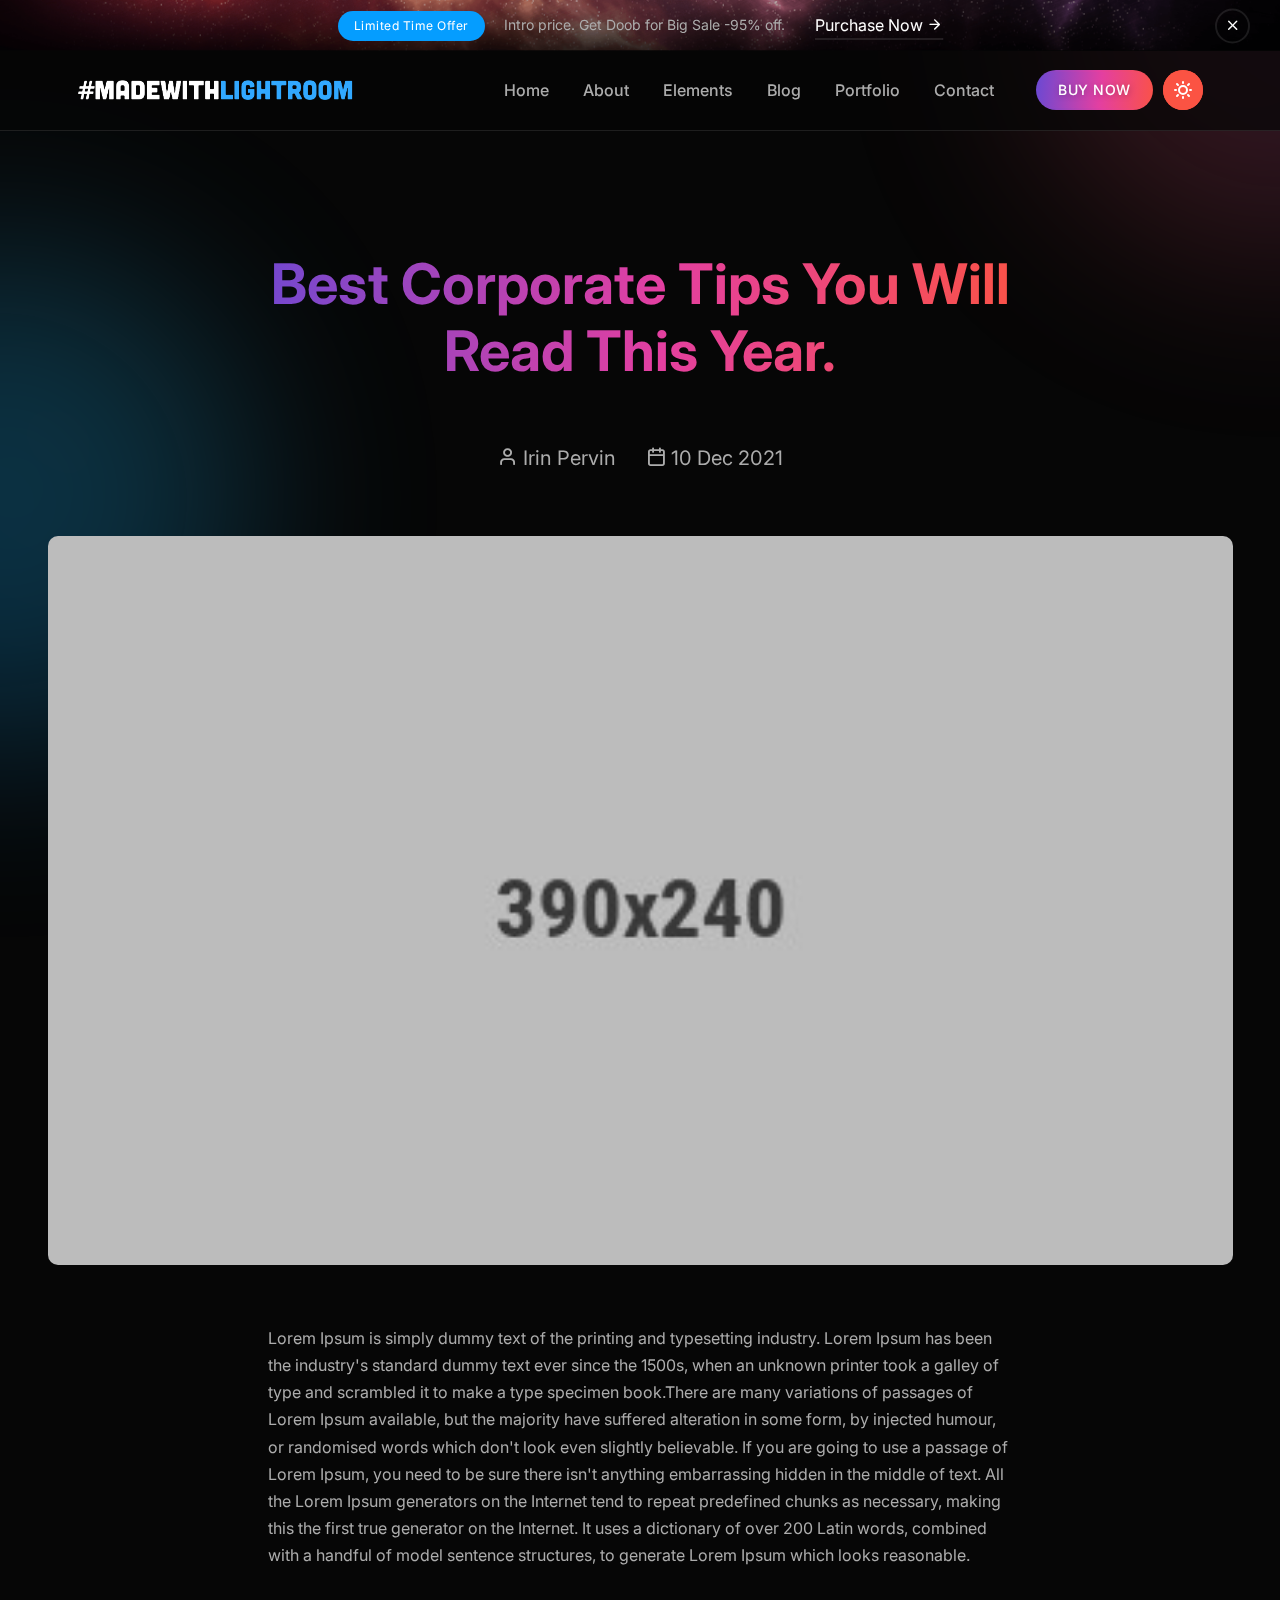
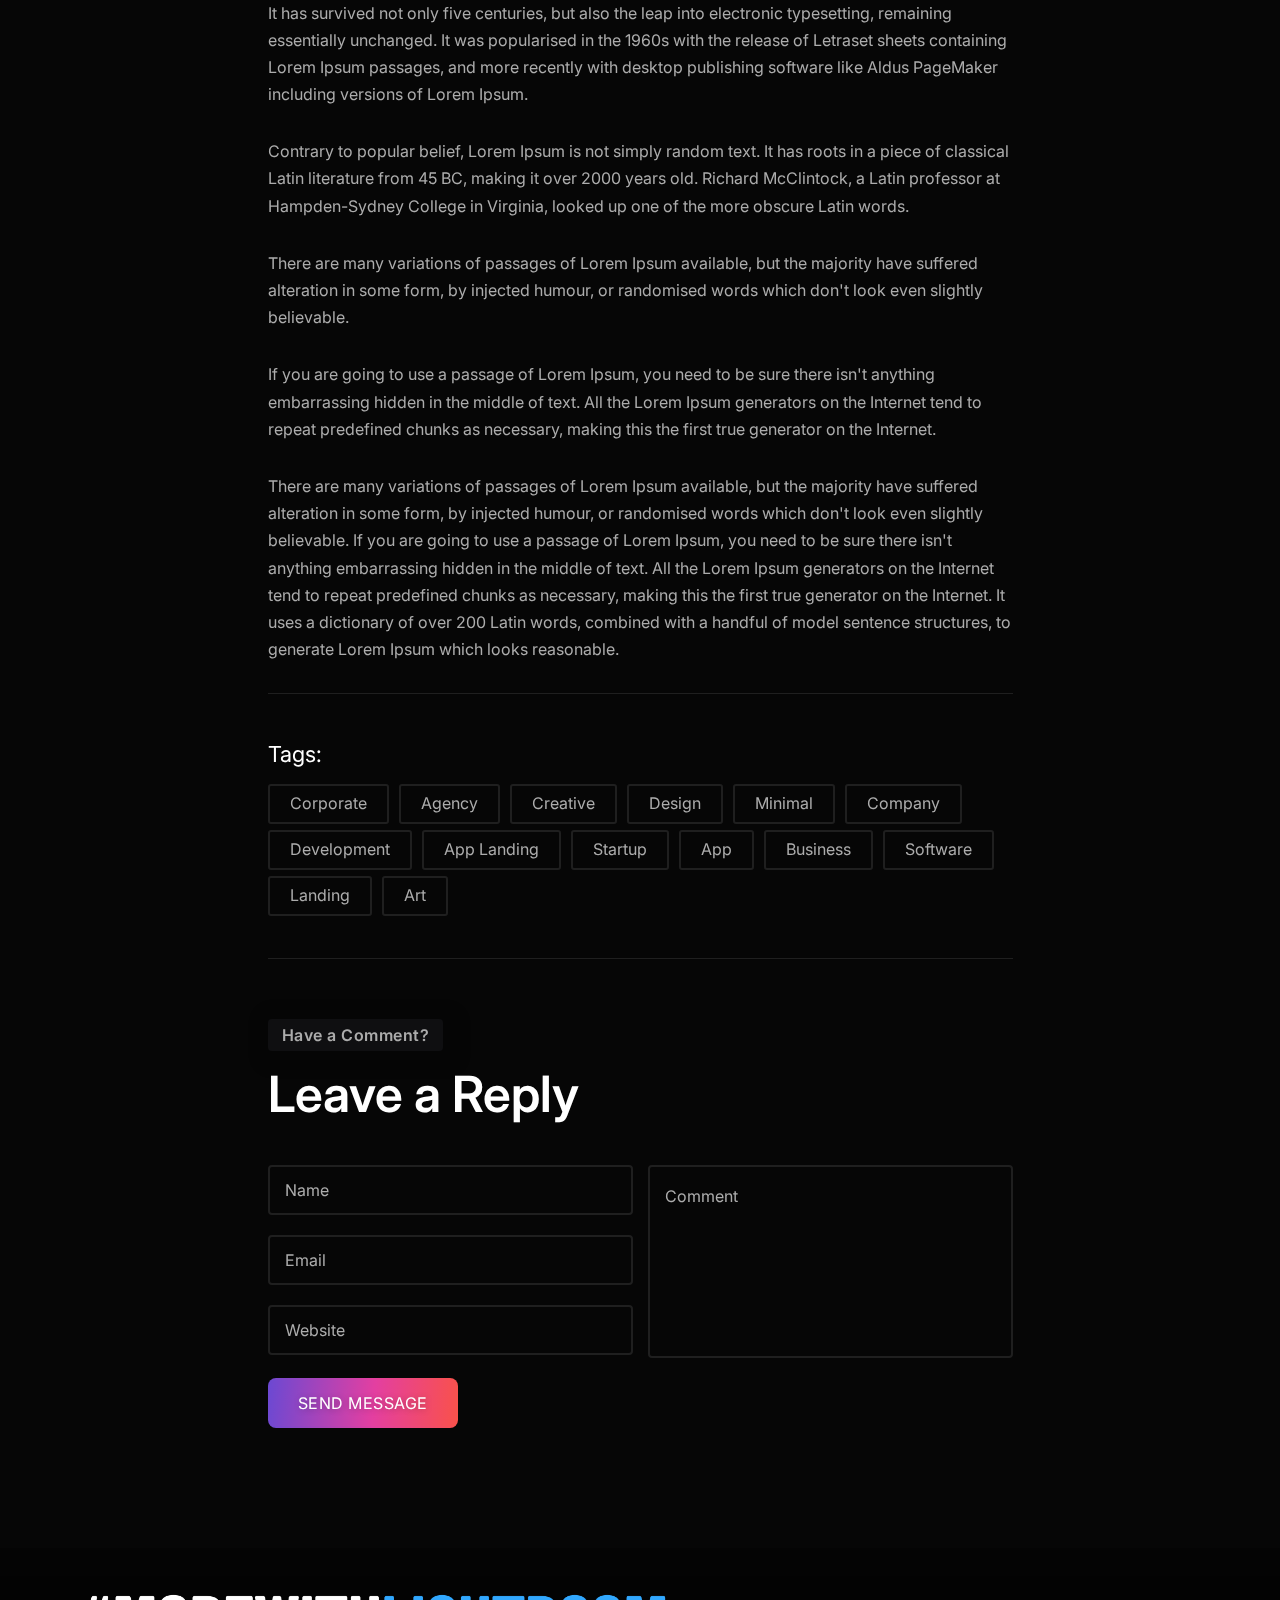
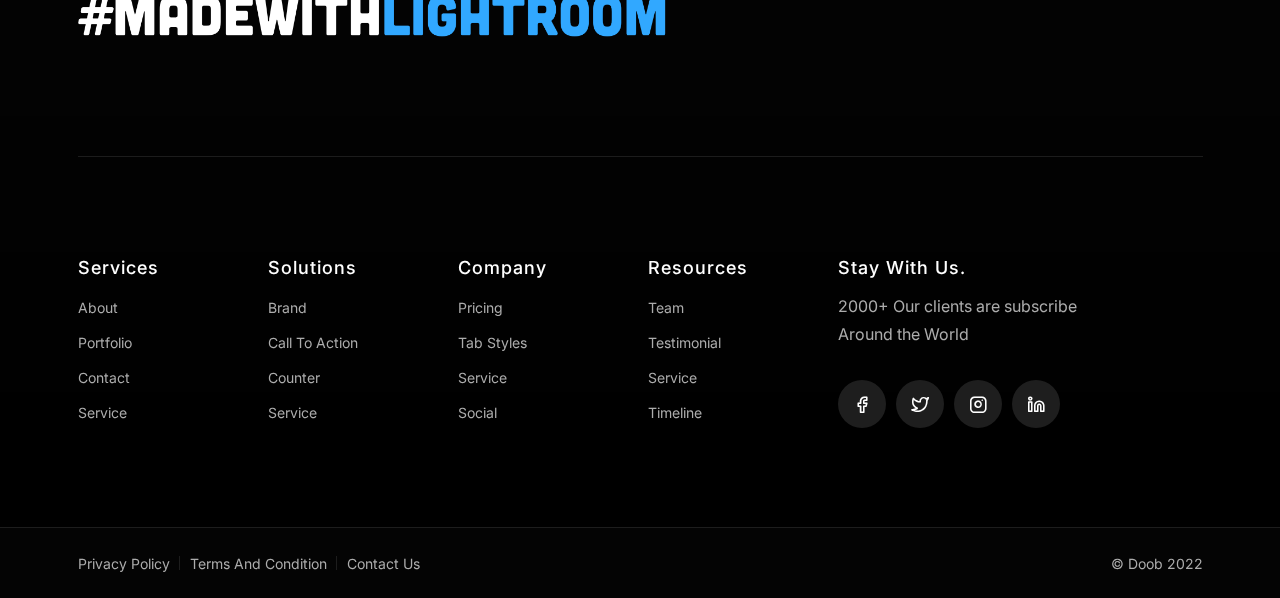
<file: blog-details.html>
<!DOCTYPE html>
<html lang="en">

<head>
    <meta charset="UTF-8">
    <meta name="viewport" content="width=device-width, initial-scale=1.0">
    <meta name="theme-style-mode" content="1"> <!-- 0 == light, 1 == dark -->

    <title>Blog Details || Doob Business and Consulting Bootstrap5 Template</title>
    <!-- Favicon -->
    <link rel="shortcut icon" type="image/x-icon" href="assets/images/favicon.png">
    <!-- CSS ============================================ -->
    <link rel="stylesheet" href="assets/css/vendor/bootstrap.min.css">
    <link rel="stylesheet" href="assets/css/plugins/animation.css">
    <link rel="stylesheet" href="assets/css/plugins/feature.css">
    <link rel="stylesheet" href="assets/css/plugins/magnify.min.css">
    <link rel="stylesheet" href="assets/css/plugins/slick.css">
    <link rel="stylesheet" href="assets/css/plugins/slick-theme.css">
    <link rel="stylesheet" href="assets/css/plugins/lightbox.css">
    <link rel="stylesheet" href="assets/css/style.css">
</head>

<body>
    <main class="page-wrapper">
        <!-- Start Header Top Area  -->
        <div class="header-top-news bg-image1">
            <div class="wrapper">
                <div class="container">
                    <div class="row">
                        <div class="col-lg-12">
                            <div class="inner">
                                <div class="content">
                                    <span class="rainbow-badge">Limited Time Offer</span>
                                    <span class="news-text">Intro price. Get Doob for Big Sale -95% off.</span>
                                </div>
                                <div class="right-button">
                                    <a class="btn-read-more" href="https://themeforest.net/checkout/from_item/34133466?license=regular">
                                        <span>Purchase Now <i class="feather-arrow-right"></i></span>
                                    </a>
                                </div>
                            </div>
                        </div>
                    </div>
                </div>
            </div>
            <div class="icon-close">
                <button class="close-button bgsection-activation">
                    <i class="feather-x"></i>
                </button>
            </div>
        </div>
        <!-- End Header Top Area  -->
        <!-- Start Header Area  -->
        <header class="rainbow-header header-default header-not-transparent header-sticky">
            <div class="container position-relative">
                <div class="row align-items-center row--0">
                    <div class="col-lg-3 col-md-6 col-4">
                        <div class="logo">
                            <a href="index.html">
                                <img class="logo-light" src="assets/images/logo/logo.png" alt="Corporate Logo">
                                <img class="logo-dark" src="assets/images/logo/logo-dark.png" alt="Corporate Logo">
                            </a>
                        </div>
                    </div>
                    <div class="col-lg-9 col-md-6 col-8 position-static">
                        <div class="header-right">

                            <nav class="mainmenu-nav d-none d-lg-block">
                                <ul class="mainmenu">
                                    <li class="with-megamenu has-menu-child-item position-relative"><a href="#">Home</a>
                                        <div class="rainbow-megamenu with-mega-item-2">
                                            <div class="wrapper">
                                                <div class="row row--0">
                                                    <div class="col-lg-6 single-mega-item">
                                                        <ul class="mega-menu-item">
                                                            <li><a href="index-landing.html">Sass Landing <span class="rainbow-badge-card">New</span></a></li>
                                                            <li><a href="index-application.html">Application <span class="rainbow-badge-card">New</span></a></li>
                                                            <li><a href="index-collaborate.html">Collaborate <span class="rainbow-badge-card">New</span></a></li>
                                                            <li><a href="index-business-consulting.html">Business Consulting</a></li>
                                                            <li><a href="index-business-consulting-2.html">Business Consulting 02</a></li>
                                                            <li><a href="index-magazine.html">Magazine <span class="rainbow-badge-card">New</span></a></li>
                                                            <li><a href="index-corporate.html">Corporate</a></li>
                                                            <li><a href="index-business.html">Business</a></li>
                                                            <li><a href="index-digital-agency.html">Digital Agency</a></li>
                                                            <li><a href="index-finance.html">Finance</a></li>
                                                            <li><a href="index-company.html">Company</a></li>
                                                            <li><a href="index-marketing-agency.html">Marketing Agency</a></li>
                                                        </ul>
                                                    </div>
                                                    <div class="col-lg-6 single-mega-item">
                                                        <ul class="mega-menu-item">
                                                            <li><a href="index-travel-agency.html">Travel Agency</a></li>
                                                            <li><a href="index-consulting.html">Consulting</a></li>
                                                            <li><a href="index-seo-agency.html">SEO Agency</a></li>
                                                            <li><a href="index-personal-portfolio.html">Personal Portfolio</a></li>
                                                            <li><a href="index-event-conference.html">Event Conference</a></li>
                                                            <li><a href="index-creative-portfolio.html">Creative Portfolio</a></li>
                                                            <li><a href="index-freelancer.html">Freelancer</a></li>
                                                            <li><a href="index-international-consulting.html">International Consulting</a></li>
                                                            <li><a href="index-startup.html">Startup</a></li>
                                                            <li><a href="index-web-agency.html">Web Agency</a></li>
                                                            <li><a href="index-corporate-one-page.html">Corporate One Page <span class="rainbow-badge-card">New</span></a></li>
                                                            <li><a href="index-photographer.html">Photographer <span class="rainbow-badge-card">New</span></a></li>
                                                        </ul>
                                                    </div>
                                                </div>
                                            </div>
                                        </div>
                                    </li>
                                    <li><a href="about.html">About</a></li>
                                    <li class="with-megamenu has-menu-child-item"><a href="#">Elements</a>
                                        <div class="rainbow-megamenu">
                                            <div class="wrapper">
                                                <div class="row row--0">
                                                    <div class="col-lg-3 single-mega-item">
                                                        <ul class="mega-menu-item">
                                                            <li><a href="button.html">Button</a></li>
                                                            <li><a href="service.html">Service</a></li>
                                                            <li><a href="counter.html">Counter</a></li>
                                                            <li><a href="progressbar.html">Progressbar</a></li>
                                                            <li><a href="accordion.html">Accordion</a></li>
                                                            <li><a href="social-share.html">Social Share</a></li>
                                                            <li><a href="blog-grid.html">Blog Grid</a></li>
                                                        </ul>
                                                    </div>
                                                    <div class="col-lg-3 single-mega-item">
                                                        <ul class="mega-menu-item">
                                                            <li><a href="team.html">Team</a></li>
                                                            <li><a href="portfolio.html">Portfolio</a></li>
                                                            <li><a href="testimonial.html">Testimonial</a></li>
                                                            <li><a href="timeline.html">Timeline</a></li>
                                                            <li><a href="tab.html">Tab</a></li>
                                                            <li><a href="pricing.html">Pricing</a></li>
                                                            <li><a href="split.html">Split Section</a></li>
                                                        </ul>
                                                    </div>
                                                    <div class="col-lg-3 single-mega-item">
                                                        <ul class="mega-menu-item">
                                                            <li><a href="call-to-action.html">Call To Action</a></li>
                                                            <li><a href="video.html">Video</a></li>
                                                            <li><a href="gallery.html">Gallery</a></li>
                                                            <li><a href="contact.html">Contact</a></li>
                                                            <li><a href="brand.html">Brand</a></li>
                                                            <li><a href="portfolio.html">Portfolio</a></li>
                                                            <li><a href="error.html">404</a></li>
                                                        </ul>
                                                    </div>
                                                    <div class="col-lg-3 single-mega-item">
                                                        <ul class="mega-menu-item">
                                                            <li><a href="advance-tab.html">Advance Tab <span
                                        class="rainbow-badge-card">Hot</span></a></li>
                                                            <li><a href="brand-carouse.html">Brand Carousel <span
                                        class="rainbow-badge-card">New</span></a></li>
                                                            <li><a href="advance-pricing.html">Advance Pricing <span
                                        class="rainbow-badge-card">Hot</span></a></li>
                                                            <li><a href="portfolio-details.html">Portfolio Details</a></li>
                                                            <li><a href="blog-details.html">Blog Details</a></li>
                                                            <li><a href="privacy-policy.html">Privacy Policy <span
                                class="rainbow-badge-card">New</span></a></li>
                                                            <li><a href="login.html">Profile <span
                                class="rainbow-badge-card">New</span></a></li>
                                                        </ul>
                                                    </div>
                                                </div>
                                            </div>
                                        </div>
                                    </li>

                                    <li class="has-droupdown has-menu-child-item"><a href="#">Blog</a>
                                        <ul class="submenu">
                                            <li><a href="blog-grid.html">Blog Grid</a></li>
                                            <li><a href="blog-grid-sidebar.html">Blog Grid Sidebar</a></li>
                                            <li><a href="blog-list-view.html">Blog List View</a></li>
                                            <li><a href="blog-list-sidebar.html">Blog List View Sidebar</a></li>
                                            <li><a href="blog-details.html">Blog Details</a></li>
                                        </ul>
                                    </li>

                                    <li class="has-droupdown has-menu-child-item"><a href="#">Portfolio</a>
                                        <ul class="submenu">
                                            <li><a href="portfolio.html">Portfolio Default</a></li>
                                            <li><a href="portfolio-three-column.html">Portfolio Three Column</a></li>
                                            <li><a href="portfolio-full-width.html">Portfolio Full Width</a></li>
                                            <li><a href="portfolio-grid-layout.html">Portfolio Grid Layout</a></li>
                                            <li><a href="portfolio-box-layout.html">Portfolio Box Layout</a></li>
                                            <li><a href="portfolio-details.html">Portfolio Details</a></li>
                                        </ul>
                                    </li>
                                    <li><a href="contact.html">Contact</a></li>
                                </ul>







                            </nav>

                            <!-- Start Header Btn  -->
                            <div class="header-btn">
                                <a class="btn-default btn-small round" target="_blank" href="https://themeforest.net/checkout/from_item/34133466?license=regular">BUY NOW</a>
                            </div>
                            <!-- End Header Btn  -->

                            <!-- Start Mobile-Menu-Bar -->
                            <div class="mobile-menu-bar ml--5 d-block d-lg-none">
                                <div class="hamberger">
                                    <button class="hamberger-button">
                                        <i class="feather-menu"></i>
                                    </button>
                                </div>
                            </div>
                            <!-- Start Mobile-Menu-Bar -->

                            <div id="my_switcher" class="my_switcher">
                                <ul>
                                    <li>
                                        <a href="javascript: void(0);" data-theme="light" class="setColor light">
                                            <img class="sun-image" src="assets/images/icons/sun-01.svg" alt="Sun images">
                                        </a>
                                    </li>
                                    <li>
                                        <a href="javascript: void(0);" data-theme="dark" class="setColor dark">
                                            <img class="Victor Image" src="assets/images/icons/vector.svg" alt="Vector Images">
                                        </a>
                                    </li>
                                </ul>
                            </div>

                        </div>
                    </div>
                </div>
            </div>
        </header>
        <!-- End Header Area  -->
        <div class="popup-mobile-menu">
            <div class="inner">
                <div class="header-top">
                    <div class="logo">
                        <a href="index.html">
                            <img class="logo-light" src="assets/images/logo/logo.png" alt="Corporate Logo">
                            <img class="logo-dark" src="assets/images/logo/logo-dark.png" alt="Corporate Logo">
                        </a>
                    </div>
                    <div class="close-menu">
                        <button class="close-button">
                            <i class="feather-x"></i>
                        </button>
                    </div>
                </div>
                <ul class="mainmenu">
                    <li class="with-megamenu has-menu-child-item position-relative"><a href="#">Home</a>
                        <div class="rainbow-megamenu with-mega-item-2">
                            <div class="wrapper">
                                <div class="row row--0">
                                    <div class="col-lg-6 single-mega-item">
                                        <ul class="mega-menu-item">
                                            <li><a href="index-landing.html">Sass Landing <span class="rainbow-badge-card">New</span></a></li>
                                            <li><a href="index-application.html">Application <span class="rainbow-badge-card">New</span></a></li>
                                            <li><a href="index-collaborate.html">Collaborate <span class="rainbow-badge-card">New</span></a></li>
                                            <li><a href="index-business-consulting.html">Business Consulting</a></li>
                                            <li><a href="index-business-consulting-2.html">Business Consulting 02</a></li>
                                            <li><a href="index-magazine.html">Magazine <span class="rainbow-badge-card">New</span></a></li>
                                            <li><a href="index-corporate.html">Corporate</a></li>
                                            <li><a href="index-business.html">Business</a></li>
                                            <li><a href="index-digital-agency.html">Digital Agency</a></li>
                                            <li><a href="index-finance.html">Finance</a></li>
                                            <li><a href="index-company.html">Company</a></li>
                                            <li><a href="index-marketing-agency.html">Marketing Agency</a></li>
                                        </ul>
                                    </div>
                                    <div class="col-lg-6 single-mega-item">
                                        <ul class="mega-menu-item">
                                            <li><a href="index-travel-agency.html">Travel Agency</a></li>
                                            <li><a href="index-consulting.html">Consulting</a></li>
                                            <li><a href="index-seo-agency.html">SEO Agency</a></li>
                                            <li><a href="index-personal-portfolio.html">Personal Portfolio</a></li>
                                            <li><a href="index-event-conference.html">Event Conference</a></li>
                                            <li><a href="index-creative-portfolio.html">Creative Portfolio</a></li>
                                            <li><a href="index-freelancer.html">Freelancer</a></li>
                                            <li><a href="index-international-consulting.html">International Consulting</a></li>
                                            <li><a href="index-startup.html">Startup</a></li>
                                            <li><a href="index-web-agency.html">Web Agency</a></li>
                                            <li><a href="index-corporate-one-page.html">Corporate One Page <span class="rainbow-badge-card">New</span></a></li>
                                            <li><a href="index-photographer.html">Photographer <span class="rainbow-badge-card">New</span></a></li>
                                        </ul>
                                    </div>
                                </div>
                            </div>
                        </div>
                    </li>
                    <li><a href="about.html">About</a></li>
                    <li class="with-megamenu has-menu-child-item"><a href="#">Elements</a>
                        <div class="rainbow-megamenu">
                            <div class="wrapper">
                                <div class="row row--0">
                                    <div class="col-lg-3 single-mega-item">
                                        <ul class="mega-menu-item">
                                            <li><a href="button.html">Button</a></li>
                                            <li><a href="service.html">Service</a></li>
                                            <li><a href="counter.html">Counter</a></li>
                                            <li><a href="progressbar.html">Progressbar</a></li>
                                            <li><a href="accordion.html">Accordion</a></li>
                                            <li><a href="social-share.html">Social Share</a></li>
                                            <li><a href="blog-grid.html">Blog Grid</a></li>
                                        </ul>
                                    </div>
                                    <div class="col-lg-3 single-mega-item">
                                        <ul class="mega-menu-item">
                                            <li><a href="team.html">Team</a></li>
                                            <li><a href="portfolio.html">Portfolio</a></li>
                                            <li><a href="testimonial.html">Testimonial</a></li>
                                            <li><a href="timeline.html">Timeline</a></li>
                                            <li><a href="tab.html">Tab</a></li>
                                            <li><a href="pricing.html">Pricing</a></li>
                                            <li><a href="split.html">Split Section</a></li>
                                        </ul>
                                    </div>
                                    <div class="col-lg-3 single-mega-item">
                                        <ul class="mega-menu-item">
                                            <li><a href="call-to-action.html">Call To Action</a></li>
                                            <li><a href="video.html">Video</a></li>
                                            <li><a href="gallery.html">Gallery</a></li>
                                            <li><a href="contact.html">Contact</a></li>
                                            <li><a href="brand.html">Brand</a></li>
                                            <li><a href="portfolio.html">Portfolio</a></li>
                                            <li><a href="error.html">404</a></li>
                                        </ul>
                                    </div>
                                    <div class="col-lg-3 single-mega-item">
                                        <ul class="mega-menu-item">
                                            <li><a href="advance-tab.html">Advance Tab <span
                                        class="rainbow-badge-card">Hot</span></a></li>
                                            <li><a href="brand-carouse.html">Brand Carousel <span
                                        class="rainbow-badge-card">New</span></a></li>
                                            <li><a href="advance-pricing.html">Advance Pricing <span
                                        class="rainbow-badge-card">Hot</span></a></li>
                                            <li><a href="portfolio-details.html">Portfolio Details</a></li>
                                            <li><a href="blog-details.html">Blog Details</a></li>
                                            <li><a href="privacy-policy.html">Privacy Policy <span
                                class="rainbow-badge-card">New</span></a></li>
                                            <li><a href="login.html">Profile <span
                                class="rainbow-badge-card">New</span></a></li>
                                        </ul>
                                    </div>
                                </div>
                            </div>
                        </div>
                    </li>

                    <li class="has-droupdown has-menu-child-item"><a href="#">Blog</a>
                        <ul class="submenu">
                            <li><a href="blog-grid.html">Blog Grid</a></li>
                            <li><a href="blog-grid-sidebar.html">Blog Grid Sidebar</a></li>
                            <li><a href="blog-list-view.html">Blog List View</a></li>
                            <li><a href="blog-list-sidebar.html">Blog List View Sidebar</a></li>
                            <li><a href="blog-details.html">Blog Details</a></li>
                        </ul>
                    </li>

                    <li class="has-droupdown has-menu-child-item"><a href="#">Portfolio</a>
                        <ul class="submenu">
                            <li><a href="portfolio.html">Portfolio Default</a></li>
                            <li><a href="portfolio-three-column.html">Portfolio Three Column</a></li>
                            <li><a href="portfolio-full-width.html">Portfolio Full Width</a></li>
                            <li><a href="portfolio-grid-layout.html">Portfolio Grid Layout</a></li>
                            <li><a href="portfolio-box-layout.html">Portfolio Box Layout</a></li>
                            <li><a href="portfolio-details.html">Portfolio Details</a></li>
                        </ul>
                    </li>
                    <li><a href="contact.html">Contact</a></li>
                </ul>







            </div>
        </div>
        <!-- Start Theme Style  -->
        <div>
            <div class="rainbow-gradient-circle"></div>
            <div class="rainbow-gradient-circle theme-pink"></div>
        </div>
        <!-- End Theme Style  -->



        <!-- Start Advance Pricing Area  -->
        <div class="rainbow-blog-details-area">
            <div class="post-page-banner rainbow-section-gapTop">
                <div class="container">
                    <div class="row">
                        <div class="col-lg-8 offset-lg-2">
                            <div class="content text-center">
                                <div class="page-title">
                                    <h1 class="theme-gradient">Best Corporate Tips You Will Read This Year.</h1>
                                </div>
                                <ul class="rainbow-meta-list">
                                    <li>
                                        <i class="feather-user"></i>
                                        <a href="#">Irin Pervin</a>
                                    </li>
                                    <li>
                                        <i class="feather-calendar"></i>
                                        10 Dec 2021
                                    </li>
                                </ul>
                                <div class="thumbnail alignwide mt--60"><img class="w-100 radius" src="assets/images/blog/blog-01.jpg" alt="Blog Images"></div>
                            </div>
                        </div>
                    </div>
                </div>
            </div>
            <div class="blog-details-content pt--60 rainbow-section-gapBottom">
                <div class="container">
                    <div class="row">
                        <div class="col-lg-8 offset-lg-2">
                            <div class="content">

                                <p>Lorem Ipsum is simply dummy text of the printing and typesetting industry. Lorem
                                    Ipsum has been the industry's standard dummy text ever since the 1500s, when an
                                    unknown printer took a galley of type and scrambled it to make a type specimen
                                    book.There are many variations of passages of Lorem Ipsum available, but the
                                    majority have suffered alteration in some form, by injected humour, or
                                    randomised words which don't look even slightly believable. If you are going to
                                    use a passage of Lorem Ipsum, you need to be sure there isn't anything
                                    embarrassing hidden in the middle of text. All the Lorem Ipsum generators on the
                                    Internet tend to repeat predefined chunks as necessary, making this the first
                                    true generator on the Internet. It uses a dictionary of over 200 Latin words,
                                    combined with a handful of model sentence structures, to generate Lorem Ipsum
                                    which looks reasonable.</p>


                                <p>It has survived not only five centuries, but also the leap into electronic
                                    typesetting, remaining essentially unchanged. It was popularised in the 1960s
                                    with the release of Letraset sheets containing Lorem Ipsum passages, and more
                                    recently with desktop publishing software like Aldus PageMaker including
                                    versions of Lorem Ipsum.</p>


                                <p>Contrary to popular belief, Lorem Ipsum is not simply random text. It has roots
                                    in a piece of classical Latin literature from 45 BC, making it over 2000 years
                                    old. Richard McClintock, a Latin professor at Hampden-Sydney College in
                                    Virginia, looked up one of the more obscure Latin words.</p>

                                <p>There are many variations of passages of Lorem Ipsum available, but the majority
                                    have suffered alteration in some form, by injected humour, or randomised words
                                    which don't look even slightly believable.</p>

                                <p>If you are going to use a passage of Lorem Ipsum, you need to be sure there isn't
                                    anything embarrassing hidden in the middle of text. All the Lorem Ipsum
                                    generators on the Internet tend to repeat predefined chunks as necessary, making
                                    this the first true generator on the Internet.</p>

                                <p>There are many variations of passages of Lorem Ipsum available, but the majority
                                    have suffered alteration in some form, by injected humour, or randomised words
                                    which don't look even slightly believable. If you are going to use a passage of
                                    Lorem Ipsum, you need to be sure there isn't anything embarrassing hidden in the
                                    middle of text. All the Lorem Ipsum generators on the Internet tend to repeat
                                    predefined chunks as necessary, making this the first true generator on the
                                    Internet. It uses a dictionary of over 200 Latin words, combined with a handful
                                    of model sentence structures, to generate Lorem Ipsum which looks reasonable.
                                </p>

                                <div class="category-meta">
                                    <span class="text">Tags:</span>
                                    <div class="tagcloud">
                                        <a href="#">Corporate</a>
                                        <a href="#">Agency</a>
                                        <a href="#">Creative</a>
                                        <a href="#">Design</a>
                                        <a href="#">Minimal</a>
                                        <a href="#">Company</a>
                                        <a href="#">Development</a>
                                        <a href="#">App Landing</a>
                                        <a href="#">Startup</a>
                                        <a href="#">App</a>
                                        <a href="#">Business</a>
                                        <a href="#">Software</a>
                                        <a href="#">Landing</a>
                                        <a href="#">Art</a>
                                    </div>
                                </div>

                                <!-- Start Contact Form Area  -->
                                <div class="rainbow-comment-form pt--60">
                                    <div class="inner">
                                        <div class="section-title">
                                            <span class="subtitle">Have a Comment?</span>
                                            <h2 class="title">Leave a Reply</h2>
                                        </div>
                                        <form class="mt--40" action="#">
                                            <div class="row">
                                                <div class="col-lg-6 col-md-12 col-12">
                                                    <div class="rnform-group"><input type="text" placeholder="Name"></div>
                                                    <div class="rnform-group"><input type="email" placeholder="Email"></div>
                                                    <div class="rnform-group"><input type="text" placeholder="Website"></div>
                                                </div>
                                                <div class="col-lg-6 col-md-12 col-12">
                                                    <div class="rnform-group"><textarea placeholder="Comment"></textarea>
                                                    </div>
                                                </div>
                                                <div class="col-lg-12">
                                                    <div class="blog-btn"><a class="btn-default" href="blog-details.html"><span>SEND
                                                                    MESSAGE</span></a></div>
                                                </div>
                                            </div>
                                        </form>
                                    </div>
                                </div>
                                <!-- End Contact Form Area  -->
                            </div>
                        </div>
                    </div>
                </div>
            </div>
        </div>
        <!-- End Advance Pricing Area  -->

        <!-- Start Footer Area  -->
        <footer class="rainbow-footer footer-style-default variation-two">
            <div class="rainbow-callto-action clltoaction-style-default style-7">
                <div class="container">
                    <div class="row row--0 align-items-center content-wrapper">
                        <div class="col-lg-8 col-md-8">
                            <div class="inner">
                                <div class="content text-left">
                                    <div class="logo">
                                        <a href="index.html">
                                            <img class="logo-light" src="assets/images/logo/logo.png" alt="Corporate Logo">
                                            <img class="logo-dark" src="assets/images/logo/logo-dark.png" alt="Corporate Logo">
                                        </a>
                                    </div>
                                    <p class="subtitle" data-sal="slide-up" data-sal-duration="400" data-sal-delay="150">If you want to create a corporate template you can purshace now
                                        our doob
                                        template.</p>
                                </div>
                            </div>
                        </div>
                        <div class="col-lg-4 col-md-4" data-sal="slide-up" data-sal-duration="400" data-sal-delay="150">
                            <div class="call-to-btn text-left mt_sm--20 text-lg-right">
                                <a class="btn-default" href="https://themeforest.net/checkout/from_item/34133466?license=regular">Purchase Doob
                                    <i class="feather-arrow-right"></i>
                                </a>
                            </div>
                        </div>
                    </div>
                </div>
            </div>
            <div class="footer-top">
                <div class="container">
                    <div class="row">
                        <div class="col-lg-2 col-md-6 col-sm-6 col-12">
                            <div class="rainbow-footer-widget">
                                <h4 class="title">Services</h4>
                                <div class="inner">
                                    <ul class="footer-link link-hover">
                                        <li><a href="about.html">About</a></li>
                                        <li><a href="portfolio.html">Portfolio</a></li>
                                        <li><a href="contact.html">Contact</a></li>
                                        <li><a href="service.html">Service</a></li>
                                    </ul>
                                </div>
                            </div>
                        </div>
                        <div class="col-lg-2 col-md-6 col-sm-6 col-12">
                            <div class="rainbow-footer-widget">
                                <div class="widget-menu-top">
                                    <h4 class="title">Solutions</h4>
                                    <div class="inner">
                                        <ul class="footer-link link-hover">
                                            <li><a href="brand.html">Brand</a></li>
                                            <li><a href="call-to-action.html">call To Action</a></li>
                                            <li><a href="counter.html">Counter</a></li>
                                            <li><a href="service.html">Service</a></li>
                                        </ul>
                                    </div>
                                </div>
                            </div>
                        </div>
                        <div class="col-lg-2 col-md-6 col-sm-6 col-12">
                            <div class="rainbow-footer-widget">
                                <h4 class="title">Company</h4>
                                <div class="inner">
                                    <ul class="footer-link link-hover">
                                        <li><a href="pricing.html">Pricing</a></li>
                                        <li><a href="tab.html">Tab Styles</a></li>
                                        <li><a href="service.html">Service</a></li>
                                        <li><a href="social-share.html">Social</a></li>
                                    </ul>
                                </div>
                            </div>
                        </div>
                        <div class="col-lg-2 col-md-6 col-sm-6 col-12">
                            <div class="rainbow-footer-widget">
                                <h4 class="title">Resources</h4>
                                <div class="inner">
                                    <ul class="footer-link link-hover">
                                        <li><a href="team.html">Team</a></li>
                                        <li><a href="testimonial.html">Testimonial</a></li>
                                        <li><a href="service.html">Service</a></li>
                                        <li><a href="timeline.html">Timeline</a></li>
                                    </ul>
                                </div>
                            </div>
                        </div>
                        <div class="col-lg-4 col-md-6 col-sm-6 col-12">
                            <div class="rainbow-footer-widget">
                                <h4 class="title">Stay With Us.</h4>
                                <div class="inner">
                                    <h6 class="subtitle">2000+ Our clients are subscribe Around the World</h6>
                                    <ul class="social-icon social-default justify-content-start">
                                        <li><a href="https://www.facebook.com/">
                                                <i class="feather-facebook"></i>
                                            </a>
                                        </li>
                                        <li><a href="https://www.twitter.com">
                                                <i class="feather-twitter"></i>
                                            </a>
                                        </li>
                                        <li><a href="https://www.instagram.com/">
                                                <i class="feather-instagram"></i>
                                            </a>
                                        </li>
                                        <li><a href="https://www.linkdin.com/">
                                                <i class="feather-linkedin"></i>
                                            </a>
                                        </li>
                                    </ul>
                                </div>
                            </div>
                        </div>
                    </div>
                </div>
            </div>
        </footer>
        <!-- End Footer Area  -->
        <!-- Start Copy Right Area  -->
        <div class="copyright-area copyright-style-one">
            <div class="container">
                <div class="row align-items-center">
                    <div class="col-lg-6 col-md-8 col-sm-12 col-12">
                        <div class="copyright-left">
                            <ul class="ft-menu link-hover">
                                <li>
                                    <a href="privacy-policy.html">Privacy Policy</a>
                                </li>
                                <li>
                                    <a href="#">Terms And Condition</a>
                                </li>
                                <li>
                                    <a href="contact.html">Contact Us</a>
                                </li>
                            </ul>
                        </div>
                    </div>
                    <div class="col-lg-6 col-md-4 col-sm-12 col-12">
                        <div class="copyright-right text-center text-lg-end">
                            <p class="copyright-text">© Doob 2022</p>
                        </div>
                    </div>
                </div>
            </div>
        </div>
        <!-- End Copy Right Area  -->

    </main>

    <!-- All Scripts  -->
    <!-- Start Top To Bottom Area  -->
    <div class="rainbow-back-top">
        <i class="feather-arrow-up"></i>
    </div>
    <!-- End Top To Bottom Area  -->
    <!-- JS
============================================ -->
    <script src="assets/js/vendor/modernizr.min.js"></script>
    <script src="assets/js/vendor/jquery.min.js"></script>
    <script src="assets/js/vendor/bootstrap.min.js"></script>
    <script src="assets/js/vendor/popper.min.js"></script>
    <script src="assets/js/vendor/waypoint.min.js"></script>
    <script src="assets/js/vendor/wow.min.js"></script>
    <script src="assets/js/vendor/counterup.min.js"></script>
    <script src="assets/js/vendor/feather.min.js"></script>
    <script src="assets/js/vendor/sal.min.js"></script>
    <script src="assets/js/vendor/masonry.js"></script>
    <script src="assets/js/vendor/imageloaded.js"></script>
    <script src="assets/js/vendor/magnify.min.js"></script>
    <script src="assets/js/vendor/lightbox.js"></script>
    <script src="assets/js/vendor/slick.min.js"></script>
    <script src="assets/js/vendor/easypie.js"></script>
    <script src="assets/js/vendor/text-type.js"></script>
    <script src="assets/js/vendor/jquery.style.swicher.js"></script>
    <script src="assets/js/vendor/js.cookie.js"></script>
    <script src="assets/js/vendor/jquery-one-page-nav.js"></script>
    <!-- Main JS -->
    <script src="assets/js/main.js"></script>
</body>

</html>
</file>
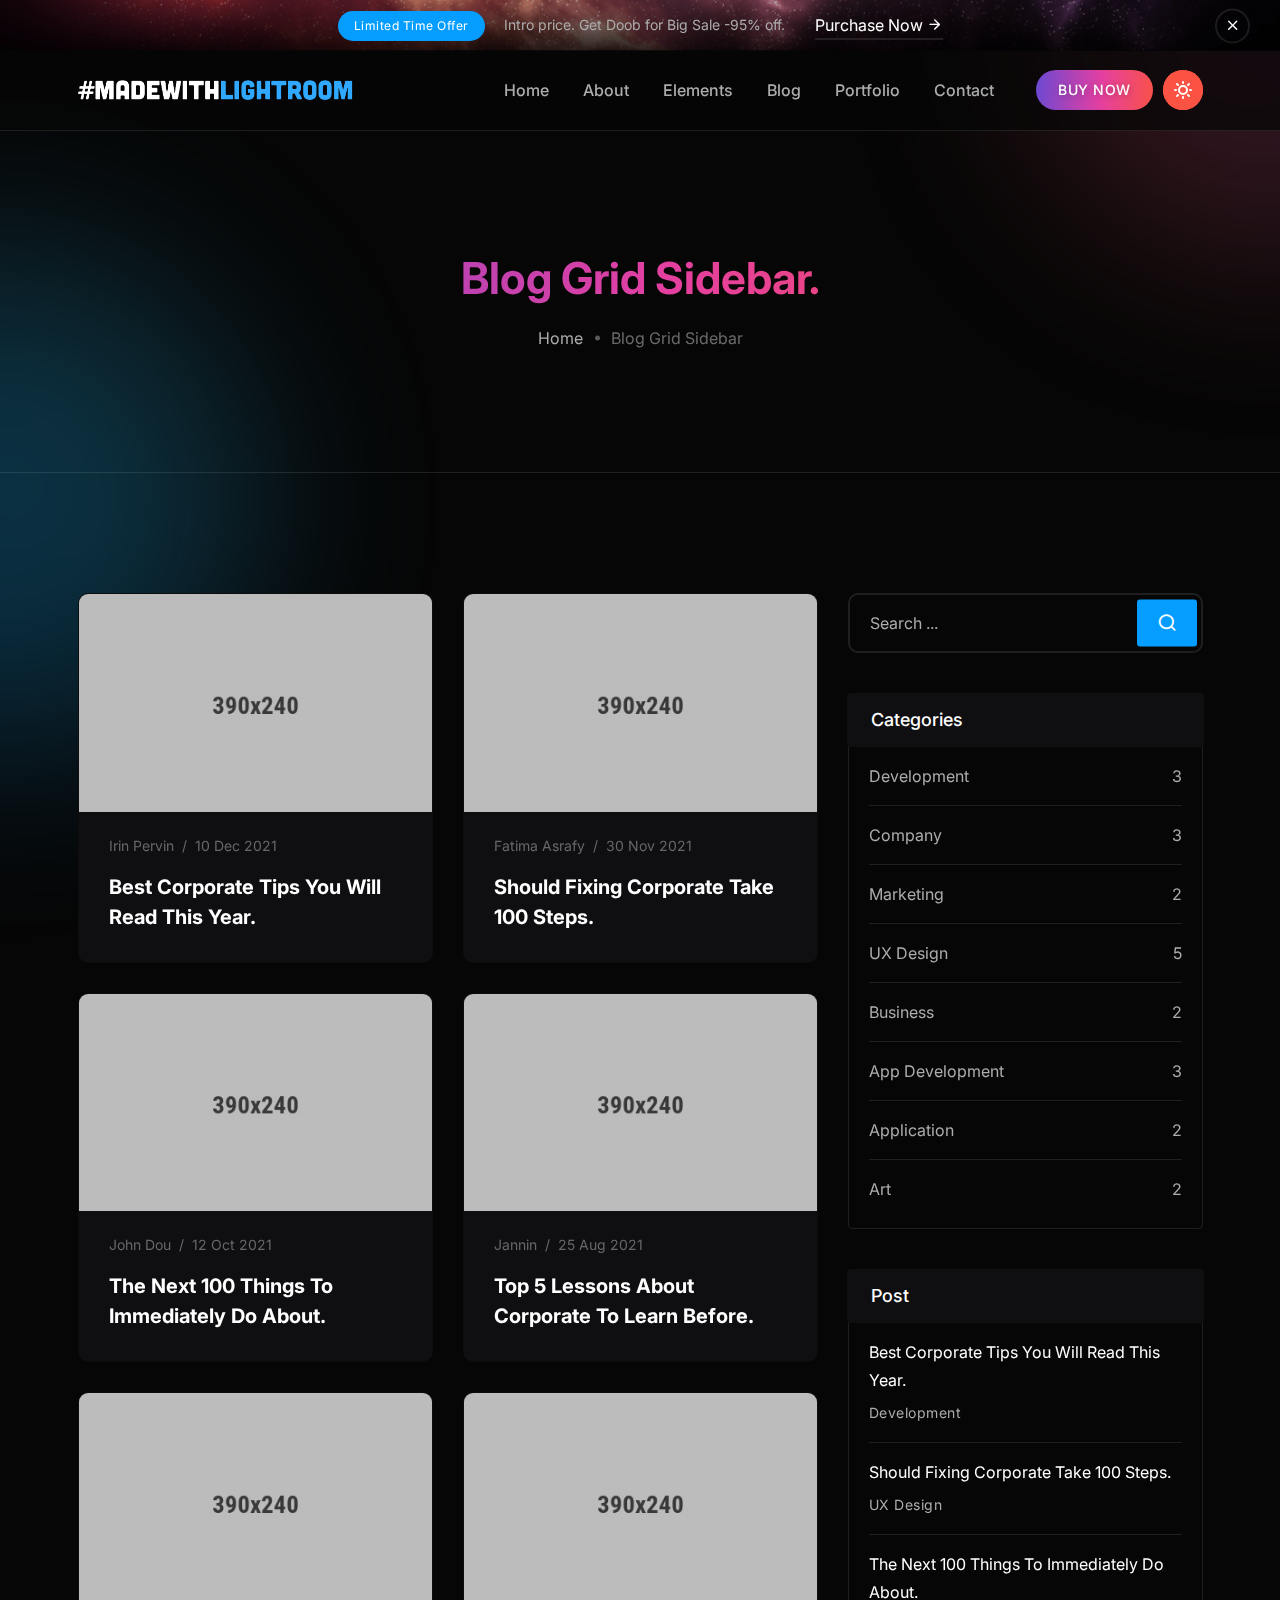
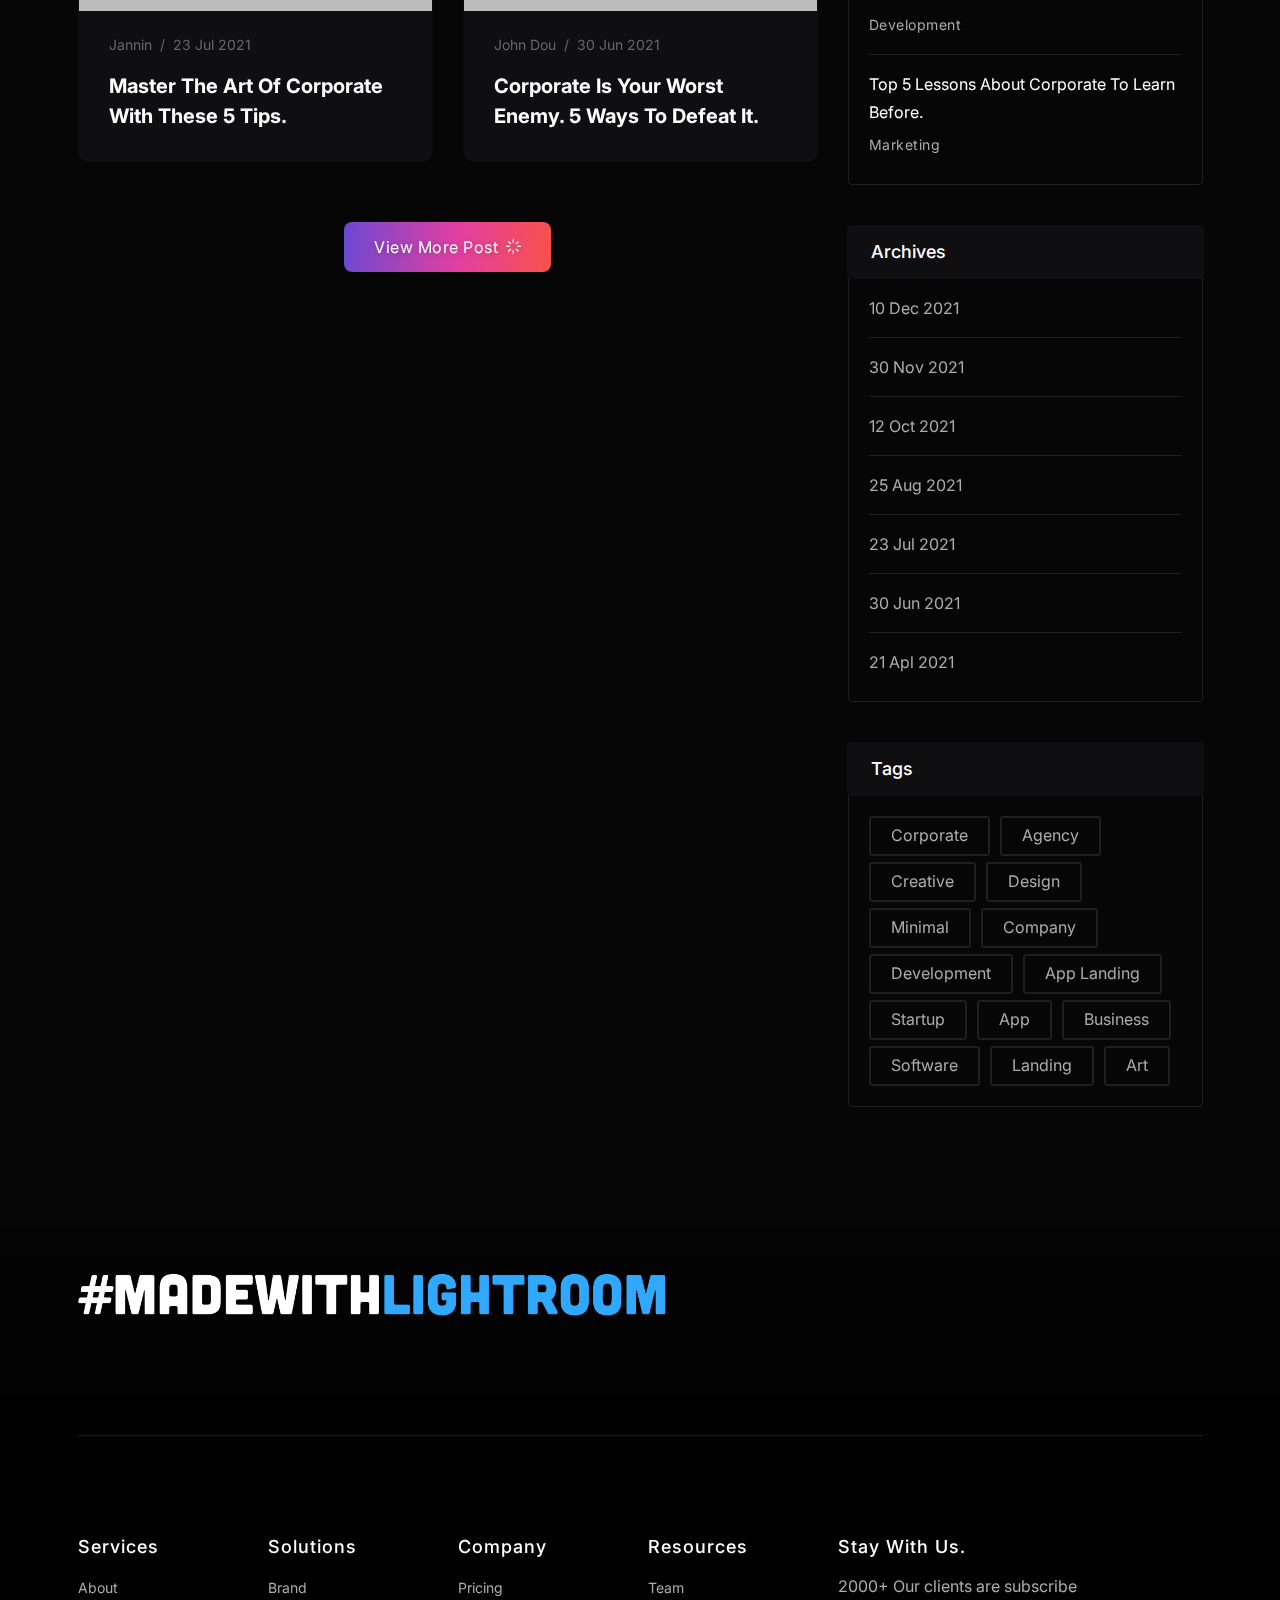
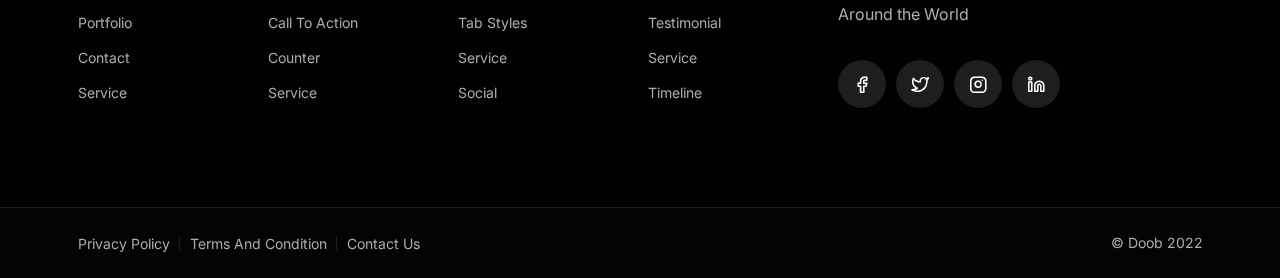
<file: blog-grid-sidebar.html>
<!DOCTYPE html>
<html lang="en">

<head>
    <meta charset="UTF-8">
    <meta name="viewport" content="width=device-width, initial-scale=1.0">
    <meta name="theme-style-mode" content="1"> <!-- 0 == light, 1 == dark -->

    <title>Blog Grid Sidebar || Doob Business and Consulting Bootstrap5 Template</title>
    <!-- Favicon -->
    <link rel="shortcut icon" type="image/x-icon" href="assets/images/favicon.png">
    <!-- CSS ============================================ -->
    <link rel="stylesheet" href="assets/css/vendor/bootstrap.min.css">
    <link rel="stylesheet" href="assets/css/plugins/animation.css">
    <link rel="stylesheet" href="assets/css/plugins/feature.css">
    <link rel="stylesheet" href="assets/css/plugins/magnify.min.css">
    <link rel="stylesheet" href="assets/css/plugins/slick.css">
    <link rel="stylesheet" href="assets/css/plugins/slick-theme.css">
    <link rel="stylesheet" href="assets/css/plugins/lightbox.css">
    <link rel="stylesheet" href="assets/css/style.css">
</head>

<body>
    <main class="page-wrapper">

        <!-- Start Header Top Area  -->
        <div class="header-top-news bg-image1">
            <div class="wrapper">
                <div class="container">
                    <div class="row">
                        <div class="col-lg-12">
                            <div class="inner">
                                <div class="content">
                                    <span class="rainbow-badge">Limited Time Offer</span>
                                    <span class="news-text">Intro price. Get Doob for Big Sale -95% off.</span>
                                </div>
                                <div class="right-button">
                                    <a class="btn-read-more" href="https://themeforest.net/checkout/from_item/34133466?license=regular">
                                        <span>Purchase Now <i class="feather-arrow-right"></i></span>
                                    </a>
                                </div>
                            </div>
                        </div>
                    </div>
                </div>
            </div>
            <div class="icon-close">
                <button class="close-button bgsection-activation">
                    <i class="feather-x"></i>
                </button>
            </div>
        </div>
        <!-- End Header Top Area  -->
        <!-- Start Header Area  -->
        <header class="rainbow-header header-default header-not-transparent header-sticky">
            <div class="container position-relative">
                <div class="row align-items-center row--0">
                    <div class="col-lg-3 col-md-6 col-4">
                        <div class="logo">
                            <a href="index.html">
                                <img class="logo-light" src="assets/images/logo/logo.png" alt="Corporate Logo">
                                <img class="logo-dark" src="assets/images/logo/logo-dark.png" alt="Corporate Logo">
                            </a>
                        </div>
                    </div>
                    <div class="col-lg-9 col-md-6 col-8 position-static">
                        <div class="header-right">

                            <nav class="mainmenu-nav d-none d-lg-block">
                                <ul class="mainmenu">
                                    <li class="with-megamenu has-menu-child-item position-relative"><a href="#">Home</a>
                                        <div class="rainbow-megamenu with-mega-item-2">
                                            <div class="wrapper">
                                                <div class="row row--0">
                                                    <div class="col-lg-6 single-mega-item">
                                                        <ul class="mega-menu-item">
                                                            <li><a href="index-landing.html">Sass Landing <span class="rainbow-badge-card">New</span></a></li>
                                                            <li><a href="index-application.html">Application <span class="rainbow-badge-card">New</span></a></li>
                                                            <li><a href="index-collaborate.html">Collaborate <span class="rainbow-badge-card">New</span></a></li>
                                                            <li><a href="index-business-consulting.html">Business Consulting</a></li>
                                                            <li><a href="index-business-consulting-2.html">Business Consulting 02</a></li>
                                                            <li><a href="index-magazine.html">Magazine <span class="rainbow-badge-card">New</span></a></li>
                                                            <li><a href="index-corporate.html">Corporate</a></li>
                                                            <li><a href="index-business.html">Business</a></li>
                                                            <li><a href="index-digital-agency.html">Digital Agency</a></li>
                                                            <li><a href="index-finance.html">Finance</a></li>
                                                            <li><a href="index-company.html">Company</a></li>
                                                            <li><a href="index-marketing-agency.html">Marketing Agency</a></li>
                                                        </ul>
                                                    </div>
                                                    <div class="col-lg-6 single-mega-item">
                                                        <ul class="mega-menu-item">
                                                            <li><a href="index-travel-agency.html">Travel Agency</a></li>
                                                            <li><a href="index-consulting.html">Consulting</a></li>
                                                            <li><a href="index-seo-agency.html">SEO Agency</a></li>
                                                            <li><a href="index-personal-portfolio.html">Personal Portfolio</a></li>
                                                            <li><a href="index-event-conference.html">Event Conference</a></li>
                                                            <li><a href="index-creative-portfolio.html">Creative Portfolio</a></li>
                                                            <li><a href="index-freelancer.html">Freelancer</a></li>
                                                            <li><a href="index-international-consulting.html">International Consulting</a></li>
                                                            <li><a href="index-startup.html">Startup</a></li>
                                                            <li><a href="index-web-agency.html">Web Agency</a></li>
                                                            <li><a href="index-corporate-one-page.html">Corporate One Page <span class="rainbow-badge-card">New</span></a></li>
                                                            <li><a href="index-photographer.html">Photographer <span class="rainbow-badge-card">New</span></a></li>
                                                        </ul>
                                                    </div>
                                                </div>
                                            </div>
                                        </div>
                                    </li>
                                    <li><a href="about.html">About</a></li>
                                    <li class="with-megamenu has-menu-child-item"><a href="#">Elements</a>
                                        <div class="rainbow-megamenu">
                                            <div class="wrapper">
                                                <div class="row row--0">
                                                    <div class="col-lg-3 single-mega-item">
                                                        <ul class="mega-menu-item">
                                                            <li><a href="button.html">Button</a></li>
                                                            <li><a href="service.html">Service</a></li>
                                                            <li><a href="counter.html">Counter</a></li>
                                                            <li><a href="progressbar.html">Progressbar</a></li>
                                                            <li><a href="accordion.html">Accordion</a></li>
                                                            <li><a href="social-share.html">Social Share</a></li>
                                                            <li><a href="blog-grid.html">Blog Grid</a></li>
                                                        </ul>
                                                    </div>
                                                    <div class="col-lg-3 single-mega-item">
                                                        <ul class="mega-menu-item">
                                                            <li><a href="team.html">Team</a></li>
                                                            <li><a href="portfolio.html">Portfolio</a></li>
                                                            <li><a href="testimonial.html">Testimonial</a></li>
                                                            <li><a href="timeline.html">Timeline</a></li>
                                                            <li><a href="tab.html">Tab</a></li>
                                                            <li><a href="pricing.html">Pricing</a></li>
                                                            <li><a href="split.html">Split Section</a></li>
                                                        </ul>
                                                    </div>
                                                    <div class="col-lg-3 single-mega-item">
                                                        <ul class="mega-menu-item">
                                                            <li><a href="call-to-action.html">Call To Action</a></li>
                                                            <li><a href="video.html">Video</a></li>
                                                            <li><a href="gallery.html">Gallery</a></li>
                                                            <li><a href="contact.html">Contact</a></li>
                                                            <li><a href="brand.html">Brand</a></li>
                                                            <li><a href="portfolio.html">Portfolio</a></li>
                                                            <li><a href="error.html">404</a></li>
                                                        </ul>
                                                    </div>
                                                    <div class="col-lg-3 single-mega-item">
                                                        <ul class="mega-menu-item">
                                                            <li><a href="advance-tab.html">Advance Tab <span
                                        class="rainbow-badge-card">Hot</span></a></li>
                                                            <li><a href="brand-carouse.html">Brand Carousel <span
                                        class="rainbow-badge-card">New</span></a></li>
                                                            <li><a href="advance-pricing.html">Advance Pricing <span
                                        class="rainbow-badge-card">Hot</span></a></li>
                                                            <li><a href="portfolio-details.html">Portfolio Details</a></li>
                                                            <li><a href="blog-details.html">Blog Details</a></li>
                                                            <li><a href="privacy-policy.html">Privacy Policy <span
                                class="rainbow-badge-card">New</span></a></li>
                                                            <li><a href="login.html">Profile <span
                                class="rainbow-badge-card">New</span></a></li>
                                                        </ul>
                                                    </div>
                                                </div>
                                            </div>
                                        </div>
                                    </li>

                                    <li class="has-droupdown has-menu-child-item"><a href="#">Blog</a>
                                        <ul class="submenu">
                                            <li><a href="blog-grid.html">Blog Grid</a></li>
                                            <li><a href="blog-grid-sidebar.html">Blog Grid Sidebar</a></li>
                                            <li><a href="blog-list-view.html">Blog List View</a></li>
                                            <li><a href="blog-list-sidebar.html">Blog List View Sidebar</a></li>
                                            <li><a href="blog-details.html">Blog Details</a></li>
                                        </ul>
                                    </li>

                                    <li class="has-droupdown has-menu-child-item"><a href="#">Portfolio</a>
                                        <ul class="submenu">
                                            <li><a href="portfolio.html">Portfolio Default</a></li>
                                            <li><a href="portfolio-three-column.html">Portfolio Three Column</a></li>
                                            <li><a href="portfolio-full-width.html">Portfolio Full Width</a></li>
                                            <li><a href="portfolio-grid-layout.html">Portfolio Grid Layout</a></li>
                                            <li><a href="portfolio-box-layout.html">Portfolio Box Layout</a></li>
                                            <li><a href="portfolio-details.html">Portfolio Details</a></li>
                                        </ul>
                                    </li>
                                    <li><a href="contact.html">Contact</a></li>
                                </ul>







                            </nav>

                            <!-- Start Header Btn  -->
                            <div class="header-btn">
                                <a class="btn-default btn-small round" target="_blank" href="https://themeforest.net/checkout/from_item/34133466?license=regular">BUY NOW</a>
                            </div>
                            <!-- End Header Btn  -->

                            <!-- Start Mobile-Menu-Bar -->
                            <div class="mobile-menu-bar ml--5 d-block d-lg-none">
                                <div class="hamberger">
                                    <button class="hamberger-button">
                                        <i class="feather-menu"></i>
                                    </button>
                                </div>
                            </div>
                            <!-- Start Mobile-Menu-Bar -->

                            <div id="my_switcher" class="my_switcher">
                                <ul>
                                    <li>
                                        <a href="javascript: void(0);" data-theme="light" class="setColor light">
                                            <img class="sun-image" src="assets/images/icons/sun-01.svg" alt="Sun images">
                                        </a>
                                    </li>
                                    <li>
                                        <a href="javascript: void(0);" data-theme="dark" class="setColor dark">
                                            <img class="Victor Image" src="assets/images/icons/vector.svg" alt="Vector Images">
                                        </a>
                                    </li>
                                </ul>
                            </div>

                        </div>
                    </div>
                </div>
            </div>
        </header>
        <!-- End Header Area  -->
        <div class="popup-mobile-menu">
            <div class="inner">
                <div class="header-top">
                    <div class="logo">
                        <a href="index.html">
                            <img class="logo-light" src="assets/images/logo/logo.png" alt="Corporate Logo">
                            <img class="logo-dark" src="assets/images/logo/logo-dark.png" alt="Corporate Logo">
                        </a>
                    </div>
                    <div class="close-menu">
                        <button class="close-button">
                            <i class="feather-x"></i>
                        </button>
                    </div>
                </div>
                <ul class="mainmenu">
                    <li class="with-megamenu has-menu-child-item position-relative"><a href="#">Home</a>
                        <div class="rainbow-megamenu with-mega-item-2">
                            <div class="wrapper">
                                <div class="row row--0">
                                    <div class="col-lg-6 single-mega-item">
                                        <ul class="mega-menu-item">
                                            <li><a href="index-landing.html">Sass Landing <span class="rainbow-badge-card">New</span></a></li>
                                            <li><a href="index-application.html">Application <span class="rainbow-badge-card">New</span></a></li>
                                            <li><a href="index-collaborate.html">Collaborate <span class="rainbow-badge-card">New</span></a></li>
                                            <li><a href="index-business-consulting.html">Business Consulting</a></li>
                                            <li><a href="index-business-consulting-2.html">Business Consulting 02</a></li>
                                            <li><a href="index-magazine.html">Magazine <span class="rainbow-badge-card">New</span></a></li>
                                            <li><a href="index-corporate.html">Corporate</a></li>
                                            <li><a href="index-business.html">Business</a></li>
                                            <li><a href="index-digital-agency.html">Digital Agency</a></li>
                                            <li><a href="index-finance.html">Finance</a></li>
                                            <li><a href="index-company.html">Company</a></li>
                                            <li><a href="index-marketing-agency.html">Marketing Agency</a></li>
                                        </ul>
                                    </div>
                                    <div class="col-lg-6 single-mega-item">
                                        <ul class="mega-menu-item">
                                            <li><a href="index-travel-agency.html">Travel Agency</a></li>
                                            <li><a href="index-consulting.html">Consulting</a></li>
                                            <li><a href="index-seo-agency.html">SEO Agency</a></li>
                                            <li><a href="index-personal-portfolio.html">Personal Portfolio</a></li>
                                            <li><a href="index-event-conference.html">Event Conference</a></li>
                                            <li><a href="index-creative-portfolio.html">Creative Portfolio</a></li>
                                            <li><a href="index-freelancer.html">Freelancer</a></li>
                                            <li><a href="index-international-consulting.html">International Consulting</a></li>
                                            <li><a href="index-startup.html">Startup</a></li>
                                            <li><a href="index-web-agency.html">Web Agency</a></li>
                                            <li><a href="index-corporate-one-page.html">Corporate One Page <span class="rainbow-badge-card">New</span></a></li>
                                            <li><a href="index-photographer.html">Photographer <span class="rainbow-badge-card">New</span></a></li>
                                        </ul>
                                    </div>
                                </div>
                            </div>
                        </div>
                    </li>
                    <li><a href="about.html">About</a></li>
                    <li class="with-megamenu has-menu-child-item"><a href="#">Elements</a>
                        <div class="rainbow-megamenu">
                            <div class="wrapper">
                                <div class="row row--0">
                                    <div class="col-lg-3 single-mega-item">
                                        <ul class="mega-menu-item">
                                            <li><a href="button.html">Button</a></li>
                                            <li><a href="service.html">Service</a></li>
                                            <li><a href="counter.html">Counter</a></li>
                                            <li><a href="progressbar.html">Progressbar</a></li>
                                            <li><a href="accordion.html">Accordion</a></li>
                                            <li><a href="social-share.html">Social Share</a></li>
                                            <li><a href="blog-grid.html">Blog Grid</a></li>
                                        </ul>
                                    </div>
                                    <div class="col-lg-3 single-mega-item">
                                        <ul class="mega-menu-item">
                                            <li><a href="team.html">Team</a></li>
                                            <li><a href="portfolio.html">Portfolio</a></li>
                                            <li><a href="testimonial.html">Testimonial</a></li>
                                            <li><a href="timeline.html">Timeline</a></li>
                                            <li><a href="tab.html">Tab</a></li>
                                            <li><a href="pricing.html">Pricing</a></li>
                                            <li><a href="split.html">Split Section</a></li>
                                        </ul>
                                    </div>
                                    <div class="col-lg-3 single-mega-item">
                                        <ul class="mega-menu-item">
                                            <li><a href="call-to-action.html">Call To Action</a></li>
                                            <li><a href="video.html">Video</a></li>
                                            <li><a href="gallery.html">Gallery</a></li>
                                            <li><a href="contact.html">Contact</a></li>
                                            <li><a href="brand.html">Brand</a></li>
                                            <li><a href="portfolio.html">Portfolio</a></li>
                                            <li><a href="error.html">404</a></li>
                                        </ul>
                                    </div>
                                    <div class="col-lg-3 single-mega-item">
                                        <ul class="mega-menu-item">
                                            <li><a href="advance-tab.html">Advance Tab <span
                                        class="rainbow-badge-card">Hot</span></a></li>
                                            <li><a href="brand-carouse.html">Brand Carousel <span
                                        class="rainbow-badge-card">New</span></a></li>
                                            <li><a href="advance-pricing.html">Advance Pricing <span
                                        class="rainbow-badge-card">Hot</span></a></li>
                                            <li><a href="portfolio-details.html">Portfolio Details</a></li>
                                            <li><a href="blog-details.html">Blog Details</a></li>
                                            <li><a href="privacy-policy.html">Privacy Policy <span
                                class="rainbow-badge-card">New</span></a></li>
                                            <li><a href="login.html">Profile <span
                                class="rainbow-badge-card">New</span></a></li>
                                        </ul>
                                    </div>
                                </div>
                            </div>
                        </div>
                    </li>

                    <li class="has-droupdown has-menu-child-item"><a href="#">Blog</a>
                        <ul class="submenu">
                            <li><a href="blog-grid.html">Blog Grid</a></li>
                            <li><a href="blog-grid-sidebar.html">Blog Grid Sidebar</a></li>
                            <li><a href="blog-list-view.html">Blog List View</a></li>
                            <li><a href="blog-list-sidebar.html">Blog List View Sidebar</a></li>
                            <li><a href="blog-details.html">Blog Details</a></li>
                        </ul>
                    </li>

                    <li class="has-droupdown has-menu-child-item"><a href="#">Portfolio</a>
                        <ul class="submenu">
                            <li><a href="portfolio.html">Portfolio Default</a></li>
                            <li><a href="portfolio-three-column.html">Portfolio Three Column</a></li>
                            <li><a href="portfolio-full-width.html">Portfolio Full Width</a></li>
                            <li><a href="portfolio-grid-layout.html">Portfolio Grid Layout</a></li>
                            <li><a href="portfolio-box-layout.html">Portfolio Box Layout</a></li>
                            <li><a href="portfolio-details.html">Portfolio Details</a></li>
                        </ul>
                    </li>
                    <li><a href="contact.html">Contact</a></li>
                </ul>







            </div>
        </div>
        <!-- Start Breadcarumb area  -->
        <div class="breadcrumb-area breadcarumb-style-1 ptb--120">
            <div class="container">
                <div class="row">
                    <div class="col-lg-12">
                        <div class="breadcrumb-inner text-center">
                            <h1 class="title theme-gradient h2">Blog Grid Sidebar.</h1>
                            <ul class="page-list">
                                <li class="rainbow-breadcrumb-item"><a href="/">Home</a></li>
                                <li class="rainbow-breadcrumb-item active">Blog Grid Sidebar</li>
                            </ul>
                        </div>
                    </div>
                </div>
            </div>
        </div>
        <!-- End Breadcarumb area  -->
        <!-- Start Theme Style  -->
        <div>
            <div class="rainbow-gradient-circle"></div>
            <div class="rainbow-gradient-circle theme-pink"></div>
        </div>
        <!-- End Theme Style  -->




        <!-- Start Blog-Grid Sidebar  -->
        <div class="main-content">
            <div class="rainbow-blog-area rainbow-section-gap">
                <div class="container">
                    <div class="row row--30">
                        <div class="col-lg-8">
                            <div class="row mt_dec--30">
                                <div class="col-lg-12">
                                    <div class="row row--15">
                                        <div class="col-lg-6 col-md-6 col-12 mt--30">
                                            <div class="rainbow-card undefined">
                                                <div class="inner">
                                                    <div class="thumbnail">
                                                        <a class="image" href="/blog-details/1"><img src="assets/images/blog/blog-01.jpg" alt="Blog Image">
                                                        </a>
                                                    </div>
                                                    <div class="content">
                                                        <ul class="rainbow-meta-list">
                                                            <li><a href="#">Irin Pervin</a></li>
                                                            <li class="separator">/</li>
                                                            <li>10 Dec 2021</li>
                                                        </ul>
                                                        <h4 class="title"><a href="blog-details.html">Best Corporate
                                                                Tips
                                                                You Will Read This Year.</a></h4>
                                                    </div>
                                                </div>
                                            </div>
                                        </div>
                                        <div class="col-lg-6 col-md-6 col-12 mt--30">
                                            <div class="rainbow-card undefined">
                                                <div class="inner">
                                                    <div class="thumbnail"><a class="image" href="blog-details.html"><img src="assets/images/blog/blog-02.jpg" alt="Blog Image"></a>
                                                    </div>
                                                    <div class="content">
                                                        <ul class="rainbow-meta-list">
                                                            <li><a href="#">Fatima Asrafy</a></li>
                                                            <li class="separator">/</li>
                                                            <li>30 Nov 2021</li>
                                                        </ul>
                                                        <h4 class="title"><a href="blog-details.html">Should Fixing
                                                                Corporate Take 100 Steps.</a></h4>
                                                    </div>
                                                </div>
                                            </div>
                                        </div>
                                        <div class="col-lg-6 col-md-6 col-12 mt--30">
                                            <div class="rainbow-card undefined">
                                                <div class="inner">
                                                    <div class="thumbnail"><a class="image" href="blog-details.html"><img src="assets/images/blog/blog-03.jpg" alt="Blog Image"></a>
                                                    </div>
                                                    <div class="content">
                                                        <ul class="rainbow-meta-list">
                                                            <li><a href="#">John Dou</a></li>
                                                            <li class="separator">/</li>
                                                            <li>12 Oct 2021</li>
                                                        </ul>
                                                        <h4 class="title"><a href="blog-details.html">The Next 100
                                                                Things
                                                                To Immediately Do About.</a></h4>
                                                    </div>
                                                </div>
                                            </div>
                                        </div>
                                        <div class="col-lg-6 col-md-6 col-12 mt--30">
                                            <div class="rainbow-card undefined">
                                                <div class="inner">
                                                    <div class="thumbnail"><a class="image" href="/blog-details/4"><img src="assets/images/blog/blog-04.jpg" alt="Blog Image"></a>
                                                    </div>
                                                    <div class="content">
                                                        <ul class="rainbow-meta-list">
                                                            <li><a href="#">Jannin</a></li>
                                                            <li class="separator">/</li>
                                                            <li>25 Aug 2021</li>
                                                        </ul>
                                                        <h4 class="title"><a href="blog-details.html">Top 5 Lessons
                                                                About
                                                                Corporate To Learn Before.</a></h4>
                                                    </div>
                                                </div>
                                            </div>
                                        </div>
                                        <div class="col-lg-6 col-md-6 col-12 mt--30">
                                            <div class="rainbow-card undefined">
                                                <div class="inner">
                                                    <div class="thumbnail"><a class="image" href="/blog-details/5"><img src="assets/images/blog/blog-05.jpg" alt="Blog Image"></a>
                                                    </div>
                                                    <div class="content">
                                                        <ul class="rainbow-meta-list">
                                                            <li><a href="#">Jannin</a></li>
                                                            <li class="separator">/</li>
                                                            <li>23 Jul 2021</li>
                                                        </ul>
                                                        <h4 class="title"><a href="blog-details.html">Master The Art Of
                                                                Corporate With These 5 Tips.</a></h4>
                                                    </div>
                                                </div>
                                            </div>
                                        </div>
                                        <div class="col-lg-6 col-md-6 col-12 mt--30">
                                            <div class="rainbow-card undefined">
                                                <div class="inner">
                                                    <div class="thumbnail"><a class="image" href="blog-details.html"><img src="assets/images/blog/blog-06.jpg" alt="Blog Image"></a>
                                                    </div>
                                                    <div class="content">
                                                        <ul class="rainbow-meta-list">
                                                            <li><a href="#">John Dou</a></li>
                                                            <li class="separator">/</li>
                                                            <li>30 Jun 2021</li>
                                                        </ul>
                                                        <h4 class="title"><a href="blog-details.html">Corporate Is Your
                                                                Worst Enemy. 5 Ways To Defeat It.</a></h4>
                                                    </div>
                                                </div>
                                            </div>
                                        </div>
                                    </div>
                                </div>
                                <div class="col-lg-12 text-center">
                                    <div class="rainbow-load-more text-center mt--60"><button class="btn btn-default btn-icon"><span>View More Post<span class="icon">
                                                    <i class="feather-loader"></i>
                                                </span></span></button></div>
                                </div>
                            </div>
                        </div>
                        <div class="col-lg-4 mt_md--40 mt_sm--40">
                            <aside class="rainbow-sidebar">
                                <div class="rbt-single-widget widget_search mt--40">
                                    <div class="inner">
                                        <form class="blog-search" action="#"><input type="text" placeholder="Search ...">
                                            <button class="search-button">
                                                <i class="feather-search"></i>
                                            </button>
                                        </form>
                                    </div>
                                </div>
                                <div class="rbt-single-widget widget_categories mt--40">
                                    <h3 class="title">Categories</h3>
                                    <div class="inner">
                                        <ul class="category-list ">
                                            <li><a href="category/development.html"><span
                                                        class="left-content">Development</span><span
                                                        class="count-text">3</span></a></li>
                                            <li><a href="category/company.html"><span
                                                        class="left-content">Company</span><span
                                                        class="count-text">3</span></a></li>
                                            <li><a href="category/marketing.html"><span
                                                        class="left-content">Marketing</span><span
                                                        class="count-text">2</span></a></li>
                                            <li><a href="category/ux-design.html"><span class="left-content">UX
                                                        Design</span><span class="count-text">5</span></a></li>
                                            <li><a href="category/business.html"><span
                                                        class="left-content">Business</span><span
                                                        class="count-text">2</span></a></li>
                                            <li><a href="category/app-development.html"><span class="left-content">App
                                                        Development</span><span class="count-text">3</span></a></li>
                                            <li><a href="category/application.html"><span
                                                        class="left-content">Application</span><span
                                                        class="count-text">2</span></a></li>
                                            <li><a href="category/art.html"><span class="left-content">Art</span><span
                                                        class="count-text">2</span></a></li>
                                        </ul>
                                    </div>
                                </div>
                                <div class="rbt-single-widget widget_recent_entries mt--40">
                                    <h3 class="title">Post</h3>
                                    <div class="inner">
                                        <ul>
                                            <li><a class="d-block" href="blog-details.html">Best Corporate Tips You Will
                                                    Read This Year.</a><span class="cate">Development</span></li>
                                            <li><a class="d-block" href="blog-details.html">Should Fixing Corporate Take
                                                    100 Steps.</a><span class="cate">UX Design</span></li>
                                            <li><a class="d-block" href="blog-details.html">The Next 100 Things To
                                                    Immediately Do About.</a><span class="cate">Development</span></li>
                                            <li><a class="d-block" href="blog-details.html">Top 5 Lessons About
                                                    Corporate
                                                    To Learn Before.</a><span class="cate">Marketing</span></li>
                                        </ul>
                                    </div>
                                </div>
                                <div class="rbt-single-widget widget_archive mt--40">
                                    <h3 class="title">Archives</h3>
                                    <div class="inner">
                                        <ul>
                                            <li><span class="cate">10 Dec 2021</span></li>
                                            <li><span class="cate">30 Nov 2021</span></li>
                                            <li><span class="cate">12 Oct 2021</span></li>
                                            <li><span class="cate">25 Aug 2021</span></li>
                                            <li><span class="cate">23 Jul 2021</span></li>
                                            <li><span class="cate">30 Jun 2021</span></li>
                                            <li><span class="cate">21 Apl 2021</span></li>
                                        </ul>
                                    </div>
                                </div>
                                <div class="rbt-single-widget widget_tag_cloud mt--40">
                                    <h3 class="title">Tags</h3>
                                    <div class="inner mt--20">
                                        <div class="tagcloud">
                                            <a href="#">Corporate</a>
                                            <a href="#">Agency</a>
                                            <a href="#">Creative</a>
                                            <a href="#">Design</a>
                                            <a href="#">Minimal</a>
                                            <a href="#">Company</a>
                                            <a href="#">Development</a>
                                            <a href="#">App Landing</a>
                                            <a href="#">Startup</a>
                                            <a href="#">App</a>
                                            <a href="#">Business</a>
                                            <a href="#">Software</a>
                                            <a href="#">Landing</a>
                                            <a href="#">Art</a>
                                        </div>
                                    </div>
                                </div>
                            </aside>
                        </div>
                    </div>
                </div>
            </div>
        </div>
        <!-- End Blog-Grid Sidebar  -->
        <!-- Start Footer Area  -->
        <footer class="rainbow-footer footer-style-default variation-two">
            <div class="rainbow-callto-action clltoaction-style-default style-7">
                <div class="container">
                    <div class="row row--0 align-items-center content-wrapper">
                        <div class="col-lg-8 col-md-8">
                            <div class="inner">
                                <div class="content text-left">
                                    <div class="logo">
                                        <a href="index.html">
                                            <img class="logo-light" src="assets/images/logo/logo.png" alt="Corporate Logo">
                                            <img class="logo-dark" src="assets/images/logo/logo-dark.png" alt="Corporate Logo">
                                        </a>
                                    </div>
                                    <p class="subtitle" data-sal="slide-up" data-sal-duration="400" data-sal-delay="150">If you want to create a corporate template you can purshace now
                                        our doob
                                        template.</p>
                                </div>
                            </div>
                        </div>
                        <div class="col-lg-4 col-md-4" data-sal="slide-up" data-sal-duration="400" data-sal-delay="150">
                            <div class="call-to-btn text-left mt_sm--20 text-lg-right">
                                <a class="btn-default" href="https://themeforest.net/checkout/from_item/34133466?license=regular">Purchase Doob
                                    <i class="feather-arrow-right"></i>
                                </a>
                            </div>
                        </div>
                    </div>
                </div>
            </div>
            <div class="footer-top">
                <div class="container">
                    <div class="row">
                        <div class="col-lg-2 col-md-6 col-sm-6 col-12">
                            <div class="rainbow-footer-widget">
                                <h4 class="title">Services</h4>
                                <div class="inner">
                                    <ul class="footer-link link-hover">
                                        <li><a href="about.html">About</a></li>
                                        <li><a href="portfolio.html">Portfolio</a></li>
                                        <li><a href="contact.html">Contact</a></li>
                                        <li><a href="service.html">Service</a></li>
                                    </ul>
                                </div>
                            </div>
                        </div>
                        <div class="col-lg-2 col-md-6 col-sm-6 col-12">
                            <div class="rainbow-footer-widget">
                                <div class="widget-menu-top">
                                    <h4 class="title">Solutions</h4>
                                    <div class="inner">
                                        <ul class="footer-link link-hover">
                                            <li><a href="brand.html">Brand</a></li>
                                            <li><a href="call-to-action.html">call To Action</a></li>
                                            <li><a href="counter.html">Counter</a></li>
                                            <li><a href="service.html">Service</a></li>
                                        </ul>
                                    </div>
                                </div>
                            </div>
                        </div>
                        <div class="col-lg-2 col-md-6 col-sm-6 col-12">
                            <div class="rainbow-footer-widget">
                                <h4 class="title">Company</h4>
                                <div class="inner">
                                    <ul class="footer-link link-hover">
                                        <li><a href="pricing.html">Pricing</a></li>
                                        <li><a href="tab.html">Tab Styles</a></li>
                                        <li><a href="service.html">Service</a></li>
                                        <li><a href="social-share.html">Social</a></li>
                                    </ul>
                                </div>
                            </div>
                        </div>
                        <div class="col-lg-2 col-md-6 col-sm-6 col-12">
                            <div class="rainbow-footer-widget">
                                <h4 class="title">Resources</h4>
                                <div class="inner">
                                    <ul class="footer-link link-hover">
                                        <li><a href="team.html">Team</a></li>
                                        <li><a href="testimonial.html">Testimonial</a></li>
                                        <li><a href="service.html">Service</a></li>
                                        <li><a href="timeline.html">Timeline</a></li>
                                    </ul>
                                </div>
                            </div>
                        </div>
                        <div class="col-lg-4 col-md-6 col-sm-6 col-12">
                            <div class="rainbow-footer-widget">
                                <h4 class="title">Stay With Us.</h4>
                                <div class="inner">
                                    <h6 class="subtitle">2000+ Our clients are subscribe Around the World</h6>
                                    <ul class="social-icon social-default justify-content-start">
                                        <li><a href="https://www.facebook.com/">
                                                <i class="feather-facebook"></i>
                                            </a>
                                        </li>
                                        <li><a href="https://www.twitter.com">
                                                <i class="feather-twitter"></i>
                                            </a>
                                        </li>
                                        <li><a href="https://www.instagram.com/">
                                                <i class="feather-instagram"></i>
                                            </a>
                                        </li>
                                        <li><a href="https://www.linkdin.com/">
                                                <i class="feather-linkedin"></i>
                                            </a>
                                        </li>
                                    </ul>
                                </div>
                            </div>
                        </div>
                    </div>
                </div>
            </div>
        </footer>
        <!-- End Footer Area  -->
        <!-- Start Copy Right Area  -->
        <div class="copyright-area copyright-style-one">
            <div class="container">
                <div class="row align-items-center">
                    <div class="col-lg-6 col-md-8 col-sm-12 col-12">
                        <div class="copyright-left">
                            <ul class="ft-menu link-hover">
                                <li>
                                    <a href="privacy-policy.html">Privacy Policy</a>
                                </li>
                                <li>
                                    <a href="#">Terms And Condition</a>
                                </li>
                                <li>
                                    <a href="contact.html">Contact Us</a>
                                </li>
                            </ul>
                        </div>
                    </div>
                    <div class="col-lg-6 col-md-4 col-sm-12 col-12">
                        <div class="copyright-right text-center text-lg-end">
                            <p class="copyright-text">© Doob 2022</p>
                        </div>
                    </div>
                </div>
            </div>
        </div>
        <!-- End Copy Right Area  -->

    </main>

    <!-- All Scripts  -->
    <!-- Start Top To Bottom Area  -->
    <div class="rainbow-back-top">
        <i class="feather-arrow-up"></i>
    </div>
    <!-- End Top To Bottom Area  -->
    <!-- JS
============================================ -->
    <script src="assets/js/vendor/modernizr.min.js"></script>
    <script src="assets/js/vendor/jquery.min.js"></script>
    <script src="assets/js/vendor/bootstrap.min.js"></script>
    <script src="assets/js/vendor/popper.min.js"></script>
    <script src="assets/js/vendor/waypoint.min.js"></script>
    <script src="assets/js/vendor/wow.min.js"></script>
    <script src="assets/js/vendor/counterup.min.js"></script>
    <script src="assets/js/vendor/feather.min.js"></script>
    <script src="assets/js/vendor/sal.min.js"></script>
    <script src="assets/js/vendor/masonry.js"></script>
    <script src="assets/js/vendor/imageloaded.js"></script>
    <script src="assets/js/vendor/magnify.min.js"></script>
    <script src="assets/js/vendor/lightbox.js"></script>
    <script src="assets/js/vendor/slick.min.js"></script>
    <script src="assets/js/vendor/easypie.js"></script>
    <script src="assets/js/vendor/text-type.js"></script>
    <script src="assets/js/vendor/jquery.style.swicher.js"></script>
    <script src="assets/js/vendor/js.cookie.js"></script>
    <script src="assets/js/vendor/jquery-one-page-nav.js"></script>
    <!-- Main JS -->
    <script src="assets/js/main.js"></script>
</body>

</html>
</file>
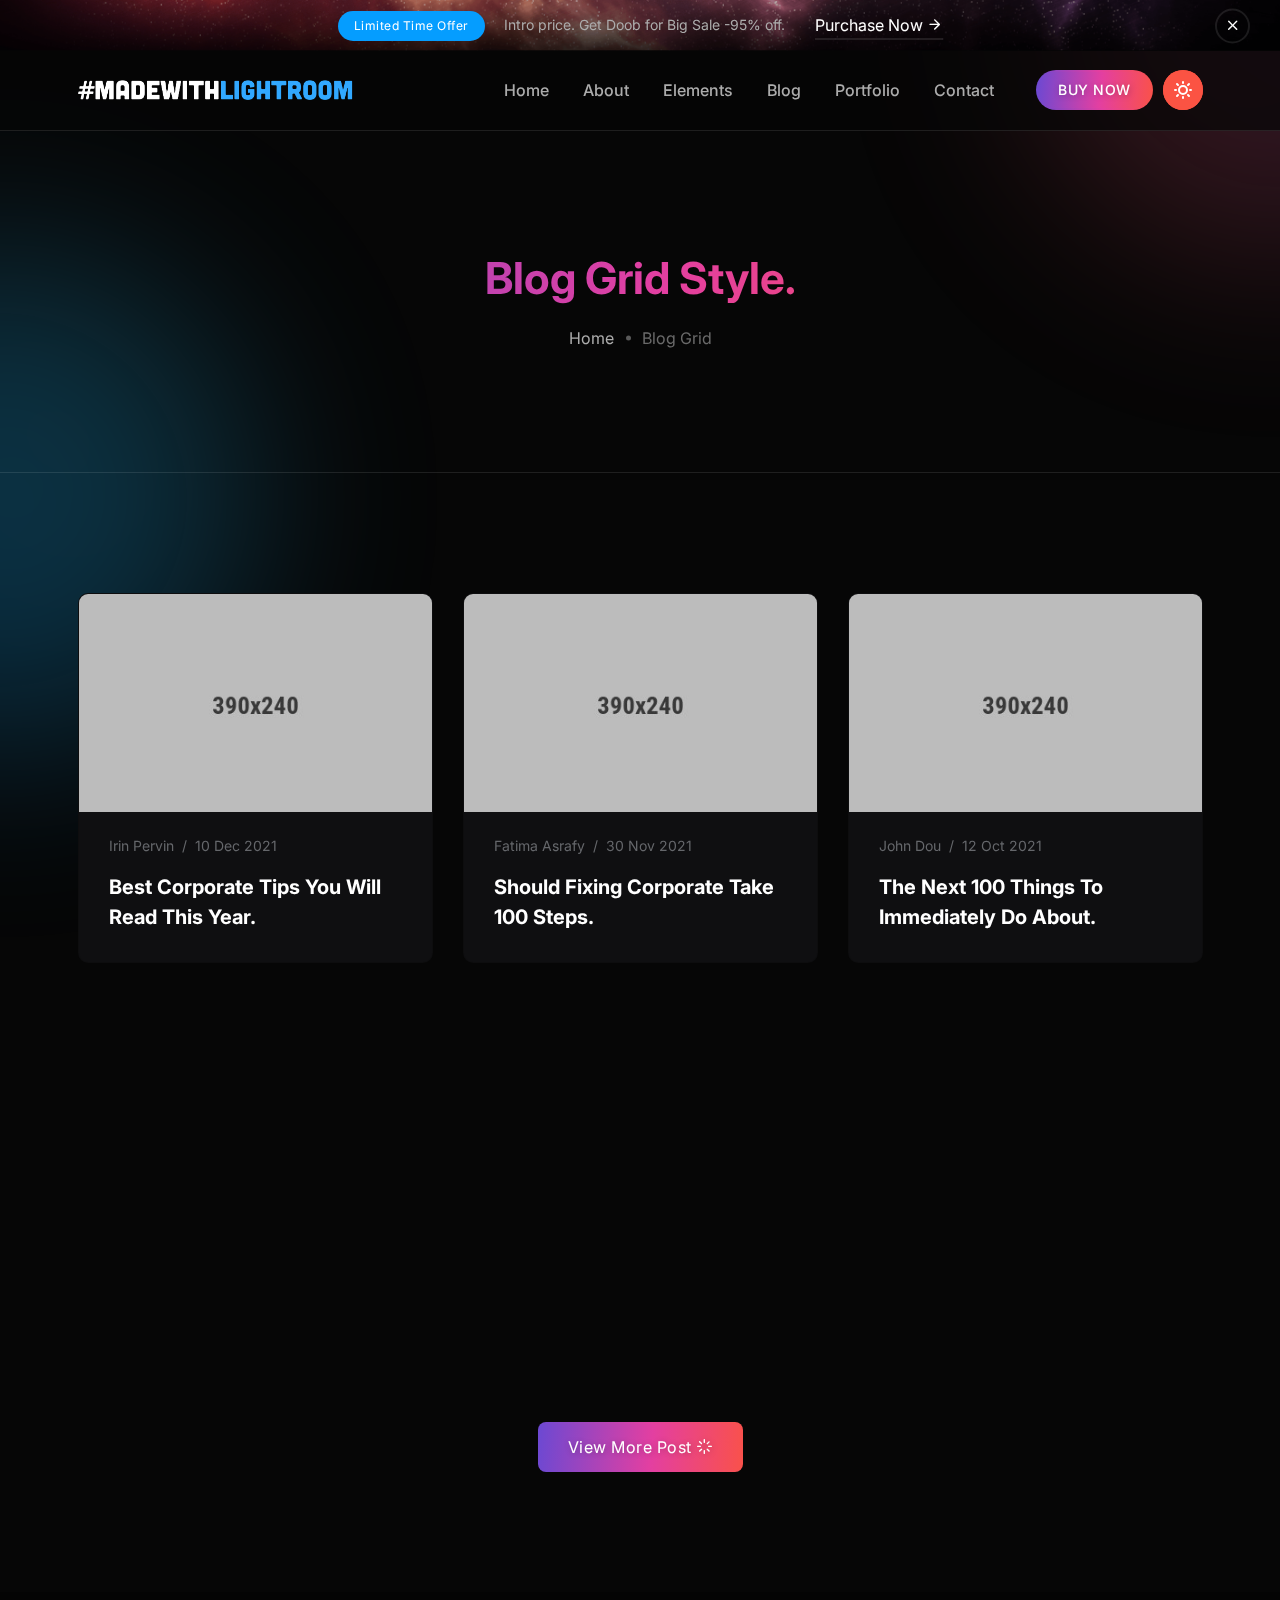
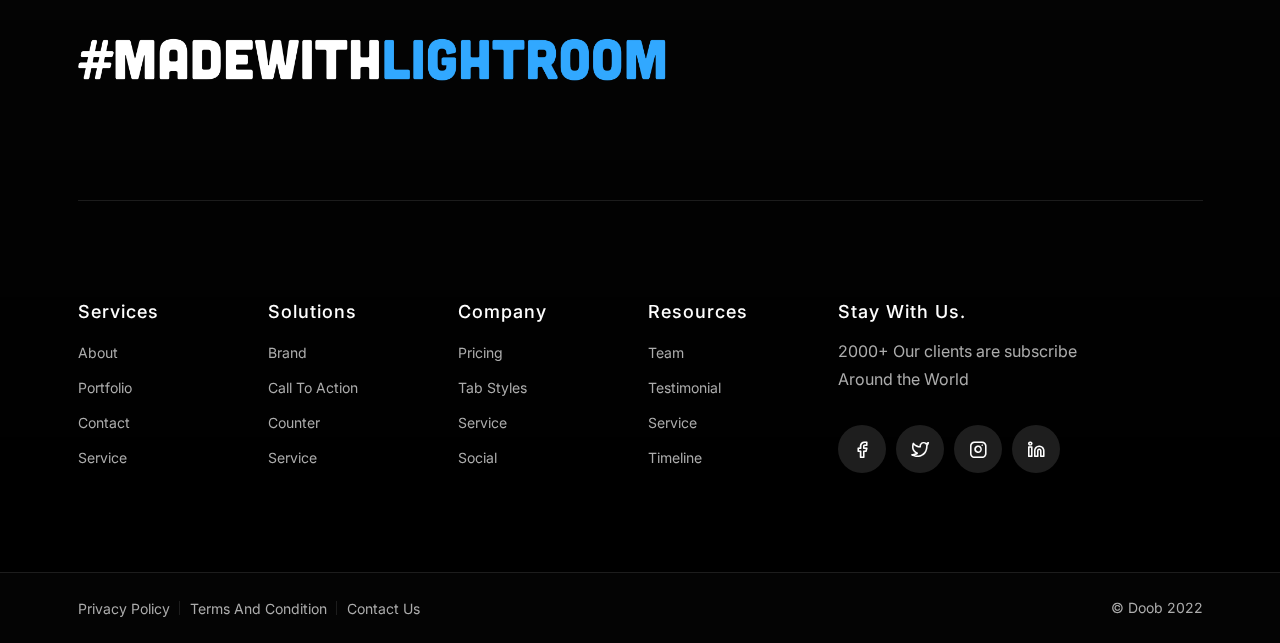
<file: blog-grid.html>
<!DOCTYPE html>
<html lang="en">

<head>
    <meta charset="UTF-8">
    <meta name="viewport" content="width=device-width, initial-scale=1.0">
    <meta name="theme-style-mode" content="1"> <!-- 0 == light, 1 == dark -->

    <title>Blog Grid || Doob Business and Consulting Bootstrap5 Template</title>
    <!-- Favicon -->
    <link rel="shortcut icon" type="image/x-icon" href="assets/images/favicon.png">
    <!-- CSS ============================================ -->
    <link rel="stylesheet" href="assets/css/vendor/bootstrap.min.css">
    <link rel="stylesheet" href="assets/css/plugins/animation.css">
    <link rel="stylesheet" href="assets/css/plugins/feature.css">
    <link rel="stylesheet" href="assets/css/plugins/magnify.min.css">
    <link rel="stylesheet" href="assets/css/plugins/slick.css">
    <link rel="stylesheet" href="assets/css/plugins/slick-theme.css">
    <link rel="stylesheet" href="assets/css/plugins/lightbox.css">
    <link rel="stylesheet" href="assets/css/style.css">
</head>

<body>
    <!-- Start Main Wrapper  -->

    <main class="page-wrapper">
        <!-- Start Header Top Area  -->
        <div class="header-top-news bg-image1">
            <div class="wrapper">
                <div class="container">
                    <div class="row">
                        <div class="col-lg-12">
                            <div class="inner">
                                <div class="content">
                                    <span class="rainbow-badge">Limited Time Offer</span>
                                    <span class="news-text">Intro price. Get Doob for Big Sale -95% off.</span>
                                </div>
                                <div class="right-button">
                                    <a class="btn-read-more" href="https://themeforest.net/checkout/from_item/34133466?license=regular">
                                        <span>Purchase Now <i class="feather-arrow-right"></i></span>
                                    </a>
                                </div>
                            </div>
                        </div>
                    </div>
                </div>
            </div>
            <div class="icon-close">
                <button class="close-button bgsection-activation">
                    <i class="feather-x"></i>
                </button>
            </div>
        </div>
        <!-- End Header Top Area  -->
        <!-- Start Header Area  -->
        <header class="rainbow-header header-default header-not-transparent header-sticky">
            <div class="container position-relative">
                <div class="row align-items-center row--0">
                    <div class="col-lg-3 col-md-6 col-4">
                        <div class="logo">
                            <a href="index.html">
                                <img class="logo-light" src="assets/images/logo/logo.png" alt="Corporate Logo">
                                <img class="logo-dark" src="assets/images/logo/logo-dark.png" alt="Corporate Logo">
                            </a>
                        </div>
                    </div>
                    <div class="col-lg-9 col-md-6 col-8 position-static">
                        <div class="header-right">

                            <nav class="mainmenu-nav d-none d-lg-block">
                                <ul class="mainmenu">
                                    <li class="with-megamenu has-menu-child-item position-relative"><a href="#">Home</a>
                                        <div class="rainbow-megamenu with-mega-item-2">
                                            <div class="wrapper">
                                                <div class="row row--0">
                                                    <div class="col-lg-6 single-mega-item">
                                                        <ul class="mega-menu-item">
                                                            <li><a href="index-landing.html">Sass Landing <span class="rainbow-badge-card">New</span></a></li>
                                                            <li><a href="index-application.html">Application <span class="rainbow-badge-card">New</span></a></li>
                                                            <li><a href="index-collaborate.html">Collaborate <span class="rainbow-badge-card">New</span></a></li>
                                                            <li><a href="index-business-consulting.html">Business Consulting</a></li>
                                                            <li><a href="index-business-consulting-2.html">Business Consulting 02</a></li>
                                                            <li><a href="index-magazine.html">Magazine <span class="rainbow-badge-card">New</span></a></li>
                                                            <li><a href="index-corporate.html">Corporate</a></li>
                                                            <li><a href="index-business.html">Business</a></li>
                                                            <li><a href="index-digital-agency.html">Digital Agency</a></li>
                                                            <li><a href="index-finance.html">Finance</a></li>
                                                            <li><a href="index-company.html">Company</a></li>
                                                            <li><a href="index-marketing-agency.html">Marketing Agency</a></li>
                                                        </ul>
                                                    </div>
                                                    <div class="col-lg-6 single-mega-item">
                                                        <ul class="mega-menu-item">
                                                            <li><a href="index-travel-agency.html">Travel Agency</a></li>
                                                            <li><a href="index-consulting.html">Consulting</a></li>
                                                            <li><a href="index-seo-agency.html">SEO Agency</a></li>
                                                            <li><a href="index-personal-portfolio.html">Personal Portfolio</a></li>
                                                            <li><a href="index-event-conference.html">Event Conference</a></li>
                                                            <li><a href="index-creative-portfolio.html">Creative Portfolio</a></li>
                                                            <li><a href="index-freelancer.html">Freelancer</a></li>
                                                            <li><a href="index-international-consulting.html">International Consulting</a></li>
                                                            <li><a href="index-startup.html">Startup</a></li>
                                                            <li><a href="index-web-agency.html">Web Agency</a></li>
                                                            <li><a href="index-corporate-one-page.html">Corporate One Page <span class="rainbow-badge-card">New</span></a></li>
                                                            <li><a href="index-photographer.html">Photographer <span class="rainbow-badge-card">New</span></a></li>
                                                        </ul>
                                                    </div>
                                                </div>
                                            </div>
                                        </div>
                                    </li>
                                    <li><a href="about.html">About</a></li>
                                    <li class="with-megamenu has-menu-child-item"><a href="#">Elements</a>
                                        <div class="rainbow-megamenu">
                                            <div class="wrapper">
                                                <div class="row row--0">
                                                    <div class="col-lg-3 single-mega-item">
                                                        <ul class="mega-menu-item">
                                                            <li><a href="button.html">Button</a></li>
                                                            <li><a href="service.html">Service</a></li>
                                                            <li><a href="counter.html">Counter</a></li>
                                                            <li><a href="progressbar.html">Progressbar</a></li>
                                                            <li><a href="accordion.html">Accordion</a></li>
                                                            <li><a href="social-share.html">Social Share</a></li>
                                                            <li><a href="blog-grid.html">Blog Grid</a></li>
                                                        </ul>
                                                    </div>
                                                    <div class="col-lg-3 single-mega-item">
                                                        <ul class="mega-menu-item">
                                                            <li><a href="team.html">Team</a></li>
                                                            <li><a href="portfolio.html">Portfolio</a></li>
                                                            <li><a href="testimonial.html">Testimonial</a></li>
                                                            <li><a href="timeline.html">Timeline</a></li>
                                                            <li><a href="tab.html">Tab</a></li>
                                                            <li><a href="pricing.html">Pricing</a></li>
                                                            <li><a href="split.html">Split Section</a></li>
                                                        </ul>
                                                    </div>
                                                    <div class="col-lg-3 single-mega-item">
                                                        <ul class="mega-menu-item">
                                                            <li><a href="call-to-action.html">Call To Action</a></li>
                                                            <li><a href="video.html">Video</a></li>
                                                            <li><a href="gallery.html">Gallery</a></li>
                                                            <li><a href="contact.html">Contact</a></li>
                                                            <li><a href="brand.html">Brand</a></li>
                                                            <li><a href="portfolio.html">Portfolio</a></li>
                                                            <li><a href="error.html">404</a></li>
                                                        </ul>
                                                    </div>
                                                    <div class="col-lg-3 single-mega-item">
                                                        <ul class="mega-menu-item">
                                                            <li><a href="advance-tab.html">Advance Tab <span
                                        class="rainbow-badge-card">Hot</span></a></li>
                                                            <li><a href="brand-carouse.html">Brand Carousel <span
                                        class="rainbow-badge-card">New</span></a></li>
                                                            <li><a href="advance-pricing.html">Advance Pricing <span
                                        class="rainbow-badge-card">Hot</span></a></li>
                                                            <li><a href="portfolio-details.html">Portfolio Details</a></li>
                                                            <li><a href="blog-details.html">Blog Details</a></li>
                                                            <li><a href="privacy-policy.html">Privacy Policy <span
                                class="rainbow-badge-card">New</span></a></li>
                                                            <li><a href="login.html">Profile <span
                                class="rainbow-badge-card">New</span></a></li>
                                                        </ul>
                                                    </div>
                                                </div>
                                            </div>
                                        </div>
                                    </li>

                                    <li class="has-droupdown has-menu-child-item"><a href="#">Blog</a>
                                        <ul class="submenu">
                                            <li><a href="blog-grid.html">Blog Grid</a></li>
                                            <li><a href="blog-grid-sidebar.html">Blog Grid Sidebar</a></li>
                                            <li><a href="blog-list-view.html">Blog List View</a></li>
                                            <li><a href="blog-list-sidebar.html">Blog List View Sidebar</a></li>
                                            <li><a href="blog-details.html">Blog Details</a></li>
                                        </ul>
                                    </li>

                                    <li class="has-droupdown has-menu-child-item"><a href="#">Portfolio</a>
                                        <ul class="submenu">
                                            <li><a href="portfolio.html">Portfolio Default</a></li>
                                            <li><a href="portfolio-three-column.html">Portfolio Three Column</a></li>
                                            <li><a href="portfolio-full-width.html">Portfolio Full Width</a></li>
                                            <li><a href="portfolio-grid-layout.html">Portfolio Grid Layout</a></li>
                                            <li><a href="portfolio-box-layout.html">Portfolio Box Layout</a></li>
                                            <li><a href="portfolio-details.html">Portfolio Details</a></li>
                                        </ul>
                                    </li>
                                    <li><a href="contact.html">Contact</a></li>
                                </ul>







                            </nav>

                            <!-- Start Header Btn  -->
                            <div class="header-btn">
                                <a class="btn-default btn-small round" target="_blank" href="https://themeforest.net/checkout/from_item/34133466?license=regular">BUY NOW</a>
                            </div>
                            <!-- End Header Btn  -->

                            <!-- Start Mobile-Menu-Bar -->
                            <div class="mobile-menu-bar ml--5 d-block d-lg-none">
                                <div class="hamberger">
                                    <button class="hamberger-button">
                                        <i class="feather-menu"></i>
                                    </button>
                                </div>
                            </div>
                            <!-- Start Mobile-Menu-Bar -->

                            <div id="my_switcher" class="my_switcher">
                                <ul>
                                    <li>
                                        <a href="javascript: void(0);" data-theme="light" class="setColor light">
                                            <img class="sun-image" src="assets/images/icons/sun-01.svg" alt="Sun images">
                                        </a>
                                    </li>
                                    <li>
                                        <a href="javascript: void(0);" data-theme="dark" class="setColor dark">
                                            <img class="Victor Image" src="assets/images/icons/vector.svg" alt="Vector Images">
                                        </a>
                                    </li>
                                </ul>
                            </div>

                        </div>
                    </div>
                </div>
            </div>
        </header>
        <!-- End Header Area  -->
        <div class="popup-mobile-menu">
            <div class="inner">
                <div class="header-top">
                    <div class="logo">
                        <a href="index.html">
                            <img class="logo-light" src="assets/images/logo/logo.png" alt="Corporate Logo">
                            <img class="logo-dark" src="assets/images/logo/logo-dark.png" alt="Corporate Logo">
                        </a>
                    </div>
                    <div class="close-menu">
                        <button class="close-button">
                            <i class="feather-x"></i>
                        </button>
                    </div>
                </div>
                <ul class="mainmenu">
                    <li class="with-megamenu has-menu-child-item position-relative"><a href="#">Home</a>
                        <div class="rainbow-megamenu with-mega-item-2">
                            <div class="wrapper">
                                <div class="row row--0">
                                    <div class="col-lg-6 single-mega-item">
                                        <ul class="mega-menu-item">
                                            <li><a href="index-landing.html">Sass Landing <span class="rainbow-badge-card">New</span></a></li>
                                            <li><a href="index-application.html">Application <span class="rainbow-badge-card">New</span></a></li>
                                            <li><a href="index-collaborate.html">Collaborate <span class="rainbow-badge-card">New</span></a></li>
                                            <li><a href="index-business-consulting.html">Business Consulting</a></li>
                                            <li><a href="index-business-consulting-2.html">Business Consulting 02</a></li>
                                            <li><a href="index-magazine.html">Magazine <span class="rainbow-badge-card">New</span></a></li>
                                            <li><a href="index-corporate.html">Corporate</a></li>
                                            <li><a href="index-business.html">Business</a></li>
                                            <li><a href="index-digital-agency.html">Digital Agency</a></li>
                                            <li><a href="index-finance.html">Finance</a></li>
                                            <li><a href="index-company.html">Company</a></li>
                                            <li><a href="index-marketing-agency.html">Marketing Agency</a></li>
                                        </ul>
                                    </div>
                                    <div class="col-lg-6 single-mega-item">
                                        <ul class="mega-menu-item">
                                            <li><a href="index-travel-agency.html">Travel Agency</a></li>
                                            <li><a href="index-consulting.html">Consulting</a></li>
                                            <li><a href="index-seo-agency.html">SEO Agency</a></li>
                                            <li><a href="index-personal-portfolio.html">Personal Portfolio</a></li>
                                            <li><a href="index-event-conference.html">Event Conference</a></li>
                                            <li><a href="index-creative-portfolio.html">Creative Portfolio</a></li>
                                            <li><a href="index-freelancer.html">Freelancer</a></li>
                                            <li><a href="index-international-consulting.html">International Consulting</a></li>
                                            <li><a href="index-startup.html">Startup</a></li>
                                            <li><a href="index-web-agency.html">Web Agency</a></li>
                                            <li><a href="index-corporate-one-page.html">Corporate One Page <span class="rainbow-badge-card">New</span></a></li>
                                            <li><a href="index-photographer.html">Photographer <span class="rainbow-badge-card">New</span></a></li>
                                        </ul>
                                    </div>
                                </div>
                            </div>
                        </div>
                    </li>
                    <li><a href="about.html">About</a></li>
                    <li class="with-megamenu has-menu-child-item"><a href="#">Elements</a>
                        <div class="rainbow-megamenu">
                            <div class="wrapper">
                                <div class="row row--0">
                                    <div class="col-lg-3 single-mega-item">
                                        <ul class="mega-menu-item">
                                            <li><a href="button.html">Button</a></li>
                                            <li><a href="service.html">Service</a></li>
                                            <li><a href="counter.html">Counter</a></li>
                                            <li><a href="progressbar.html">Progressbar</a></li>
                                            <li><a href="accordion.html">Accordion</a></li>
                                            <li><a href="social-share.html">Social Share</a></li>
                                            <li><a href="blog-grid.html">Blog Grid</a></li>
                                        </ul>
                                    </div>
                                    <div class="col-lg-3 single-mega-item">
                                        <ul class="mega-menu-item">
                                            <li><a href="team.html">Team</a></li>
                                            <li><a href="portfolio.html">Portfolio</a></li>
                                            <li><a href="testimonial.html">Testimonial</a></li>
                                            <li><a href="timeline.html">Timeline</a></li>
                                            <li><a href="tab.html">Tab</a></li>
                                            <li><a href="pricing.html">Pricing</a></li>
                                            <li><a href="split.html">Split Section</a></li>
                                        </ul>
                                    </div>
                                    <div class="col-lg-3 single-mega-item">
                                        <ul class="mega-menu-item">
                                            <li><a href="call-to-action.html">Call To Action</a></li>
                                            <li><a href="video.html">Video</a></li>
                                            <li><a href="gallery.html">Gallery</a></li>
                                            <li><a href="contact.html">Contact</a></li>
                                            <li><a href="brand.html">Brand</a></li>
                                            <li><a href="portfolio.html">Portfolio</a></li>
                                            <li><a href="error.html">404</a></li>
                                        </ul>
                                    </div>
                                    <div class="col-lg-3 single-mega-item">
                                        <ul class="mega-menu-item">
                                            <li><a href="advance-tab.html">Advance Tab <span
                                        class="rainbow-badge-card">Hot</span></a></li>
                                            <li><a href="brand-carouse.html">Brand Carousel <span
                                        class="rainbow-badge-card">New</span></a></li>
                                            <li><a href="advance-pricing.html">Advance Pricing <span
                                        class="rainbow-badge-card">Hot</span></a></li>
                                            <li><a href="portfolio-details.html">Portfolio Details</a></li>
                                            <li><a href="blog-details.html">Blog Details</a></li>
                                            <li><a href="privacy-policy.html">Privacy Policy <span
                                class="rainbow-badge-card">New</span></a></li>
                                            <li><a href="login.html">Profile <span
                                class="rainbow-badge-card">New</span></a></li>
                                        </ul>
                                    </div>
                                </div>
                            </div>
                        </div>
                    </li>

                    <li class="has-droupdown has-menu-child-item"><a href="#">Blog</a>
                        <ul class="submenu">
                            <li><a href="blog-grid.html">Blog Grid</a></li>
                            <li><a href="blog-grid-sidebar.html">Blog Grid Sidebar</a></li>
                            <li><a href="blog-list-view.html">Blog List View</a></li>
                            <li><a href="blog-list-sidebar.html">Blog List View Sidebar</a></li>
                            <li><a href="blog-details.html">Blog Details</a></li>
                        </ul>
                    </li>

                    <li class="has-droupdown has-menu-child-item"><a href="#">Portfolio</a>
                        <ul class="submenu">
                            <li><a href="portfolio.html">Portfolio Default</a></li>
                            <li><a href="portfolio-three-column.html">Portfolio Three Column</a></li>
                            <li><a href="portfolio-full-width.html">Portfolio Full Width</a></li>
                            <li><a href="portfolio-grid-layout.html">Portfolio Grid Layout</a></li>
                            <li><a href="portfolio-box-layout.html">Portfolio Box Layout</a></li>
                            <li><a href="portfolio-details.html">Portfolio Details</a></li>
                        </ul>
                    </li>
                    <li><a href="contact.html">Contact</a></li>
                </ul>







            </div>
        </div>
        <!-- Start Breadcarumb area  -->
        <div class="breadcrumb-area breadcarumb-style-1 ptb--120">
            <div class="container">
                <div class="row">
                    <div class="col-lg-12">
                        <div class="breadcrumb-inner text-center">
                            <h1 class="title theme-gradient h2">Blog Grid Style.</h1>
                            <ul class="page-list">
                                <li class="rainbow-breadcrumb-item"><a href="/">Home</a></li>
                                <li class="rainbow-breadcrumb-item active">Blog Grid</li>
                            </ul>
                        </div>
                    </div>
                </div>
            </div>
        </div>
        <!-- End Breadcarumb area  -->
        <!-- Start Theme Style  -->
        <div>
            <div class="rainbow-gradient-circle"></div>
            <div class="rainbow-gradient-circle theme-pink"></div>
        </div>
        <!-- End Theme Style  -->



        <!-- Start Rn Blog Area  -->
        <div class="main-content">
            <div class="rainbow-blog-area rainbow-section-gap">
                <div class="container">
                    <div class="row mt_dec--30">
                        <div class="col-lg-12">
                            <div class="row row--15">
                                <div class="col-lg-4 col-md-6 col-12 mt--30" data-sal="slide-up" data-sal-duration="700">
                                    <div class="rainbow-card box-card-style-default">
                                        <div class="inner">
                                            <div class="thumbnail"><a class="image" href="blog-details.html"><img class="w-100" src="assets/images/blog-grid/blog-01.jpg" alt="Blog Image"></a>
                                            </div>
                                            <div class="content">
                                                <ul class="rainbow-meta-list">
                                                    <li><a href="#">Irin Pervin</a></li>
                                                    <li class="separator">/</li>
                                                    <li>10 Dec 2021</li>
                                                </ul>
                                                <h4 class="title"><a href="blog-details.html">Best Corporate Tips You
                                                        Will
                                                        Read This Year.</a></h4>
                                            </div>
                                        </div>
                                    </div>
                                </div>
                                <div class="col-lg-4 col-md-6 col-12 mt--30" data-sal="slide-up" data-sal-duration="700" data-sal-delay="100">
                                    <div class="rainbow-card box-card-style-default">
                                        <div class="inner">
                                            <div class="thumbnail"><a class="image" href="blog-details.html"><img class="w-100" src="assets/images/blog-grid/blog-02.jpg" alt="Blog Image"></a>
                                            </div>
                                            <div class="content">
                                                <ul class="rainbow-meta-list">
                                                    <li><a href="#">Fatima Asrafy</a></li>
                                                    <li class="separator">/</li>
                                                    <li>30 Nov 2021</li>
                                                </ul>
                                                <h4 class="title"><a href="blog-details.html">Should Fixing Corporate
                                                        Take
                                                        100 Steps.</a></h4>
                                            </div>
                                        </div>
                                    </div>
                                </div>
                                <div class="col-lg-4 col-md-6 col-12 mt--30" data-sal="slide-up" data-sal-duration="700" data-sal-delay="200">
                                    <div class="rainbow-card box-card-style-default">
                                        <div class="inner">
                                            <div class="thumbnail">
                                                <a class="image" href="blog-details.html">
                                                    <img class="w-100" src="assets/images/blog-grid/blog-03.jpg" alt="Blog Image">
                                                </a>
                                            </div>
                                            <div class="content">
                                                <ul class="rainbow-meta-list">
                                                    <li><a href="#">John Dou</a></li>
                                                    <li class="separator">/</li>
                                                    <li>12 Oct 2021</li>
                                                </ul>
                                                <h4 class="title"><a href="blog-details.html">The Next 100 Things To
                                                        Immediately Do About.</a></h4>
                                            </div>
                                        </div>
                                    </div>
                                </div>
                                <div class="col-lg-4 col-md-6 col-12 mt--30" data-sal="slide-up" data-sal-duration="700" data-sal-delay="300">
                                    <div class="rainbow-card box-card-style-default">
                                        <div class="inner">
                                            <div class="thumbnail"><a class="image" href="blog-details.html"><img class="w-100" src="assets/images/blog-grid/blog-03.jpg" alt="Blog Image"></a>
                                            </div>
                                            <div class="content">
                                                <ul class="rainbow-meta-list">
                                                    <li><a href="#">Jannin</a></li>
                                                    <li class="separator">/</li>
                                                    <li>25 Aug 2021</li>
                                                </ul>
                                                <h4 class="title"><a href="blog-details.html">Top 5 Lessons About
                                                        Corporate To Learn Before.</a></h4>
                                            </div>
                                        </div>
                                    </div>
                                </div>
                                <div class="col-lg-4 col-md-6 col-12 mt--30" data-sal="slide-up" data-sal-duration="700" data-sal-delay="100">
                                    <div class="rainbow-card box-card-style-default">
                                        <div class="inner">
                                            <div class="thumbnail"><a class="image" href="blog-details.html"><img class="w-100" src="assets/images/blog-grid/blog-04.jpg" alt="Blog Image"></a>
                                            </div>
                                            <div class="content">
                                                <ul class="rainbow-meta-list">
                                                    <li><a href="#">Jannin</a></li>
                                                    <li class="separator">/</li>
                                                    <li>23 Jul 2021</li>
                                                </ul>
                                                <h4 class="title"><a href="blog-details.html">Master The Art Of
                                                        Corporate
                                                        With These 5 Tips.</a></h4>
                                            </div>
                                        </div>
                                    </div>
                                </div>
                                <div class="col-lg-4 col-md-6 col-12 mt--30" data-sal="slide-up" data-sal-duration="700" data-sal-delay="200">
                                    <div class="rainbow-card box-card-style-default">
                                        <div class="inner">
                                            <div class="thumbnail"><a class="image" href="blog-details.html"><img class="w-100" src="assets/images/blog-grid/blog-04.jpg" alt="Blog Image"></a>
                                            </div>
                                            <div class="content">
                                                <ul class="rainbow-meta-list">
                                                    <li><a href="#">John Dou</a></li>
                                                    <li class="separator">/</li>
                                                    <li>30 Jun 2021</li>
                                                </ul>
                                                <h4 class="title"><a href="blog-details.html">Corporate Is Your Worst
                                                        Enemy. 5 Ways To Defeat It.</a></h4>
                                            </div>
                                        </div>
                                    </div>
                                </div>
                            </div>
                        </div>
                        <div class="col-lg-12 text-center">
                            <div class="rainbow-load-more text-center mt--60">
                                <a class="btn-default" href="blog-grid.html">View More Post
                                    <i class="feather-loader"></i>
                                </a>
                            </div>
                        </div>
                    </div>
                </div>
            </div>
        </div>
        <!-- End Rn Blog Area  -->

        <!-- Start Footer Area  -->
        <footer class="rainbow-footer footer-style-default variation-two">
            <div class="rainbow-callto-action clltoaction-style-default style-7">
                <div class="container">
                    <div class="row row--0 align-items-center content-wrapper">
                        <div class="col-lg-8 col-md-8">
                            <div class="inner">
                                <div class="content text-left">
                                    <div class="logo">
                                        <a href="index.html">
                                            <img class="logo-light" src="assets/images/logo/logo.png" alt="Corporate Logo">
                                            <img class="logo-dark" src="assets/images/logo/logo-dark.png" alt="Corporate Logo">
                                        </a>
                                    </div>
                                    <p class="subtitle" data-sal="slide-up" data-sal-duration="400" data-sal-delay="150">If you want to create a corporate template you can purshace now
                                        our doob
                                        template.</p>
                                </div>
                            </div>
                        </div>
                        <div class="col-lg-4 col-md-4" data-sal="slide-up" data-sal-duration="400" data-sal-delay="150">
                            <div class="call-to-btn text-left mt_sm--20 text-lg-right">
                                <a class="btn-default" href="https://themeforest.net/checkout/from_item/34133466?license=regular">Purchase Doob
                                    <i class="feather-arrow-right"></i>
                                </a>
                            </div>
                        </div>
                    </div>
                </div>
            </div>
            <div class="footer-top">
                <div class="container">
                    <div class="row">
                        <div class="col-lg-2 col-md-6 col-sm-6 col-12">
                            <div class="rainbow-footer-widget">
                                <h4 class="title">Services</h4>
                                <div class="inner">
                                    <ul class="footer-link link-hover">
                                        <li><a href="about.html">About</a></li>
                                        <li><a href="portfolio.html">Portfolio</a></li>
                                        <li><a href="contact.html">Contact</a></li>
                                        <li><a href="service.html">Service</a></li>
                                    </ul>
                                </div>
                            </div>
                        </div>
                        <div class="col-lg-2 col-md-6 col-sm-6 col-12">
                            <div class="rainbow-footer-widget">
                                <div class="widget-menu-top">
                                    <h4 class="title">Solutions</h4>
                                    <div class="inner">
                                        <ul class="footer-link link-hover">
                                            <li><a href="brand.html">Brand</a></li>
                                            <li><a href="call-to-action.html">call To Action</a></li>
                                            <li><a href="counter.html">Counter</a></li>
                                            <li><a href="service.html">Service</a></li>
                                        </ul>
                                    </div>
                                </div>
                            </div>
                        </div>
                        <div class="col-lg-2 col-md-6 col-sm-6 col-12">
                            <div class="rainbow-footer-widget">
                                <h4 class="title">Company</h4>
                                <div class="inner">
                                    <ul class="footer-link link-hover">
                                        <li><a href="pricing.html">Pricing</a></li>
                                        <li><a href="tab.html">Tab Styles</a></li>
                                        <li><a href="service.html">Service</a></li>
                                        <li><a href="social-share.html">Social</a></li>
                                    </ul>
                                </div>
                            </div>
                        </div>
                        <div class="col-lg-2 col-md-6 col-sm-6 col-12">
                            <div class="rainbow-footer-widget">
                                <h4 class="title">Resources</h4>
                                <div class="inner">
                                    <ul class="footer-link link-hover">
                                        <li><a href="team.html">Team</a></li>
                                        <li><a href="testimonial.html">Testimonial</a></li>
                                        <li><a href="service.html">Service</a></li>
                                        <li><a href="timeline.html">Timeline</a></li>
                                    </ul>
                                </div>
                            </div>
                        </div>
                        <div class="col-lg-4 col-md-6 col-sm-6 col-12">
                            <div class="rainbow-footer-widget">
                                <h4 class="title">Stay With Us.</h4>
                                <div class="inner">
                                    <h6 class="subtitle">2000+ Our clients are subscribe Around the World</h6>
                                    <ul class="social-icon social-default justify-content-start">
                                        <li><a href="https://www.facebook.com/">
                                                <i class="feather-facebook"></i>
                                            </a>
                                        </li>
                                        <li><a href="https://www.twitter.com">
                                                <i class="feather-twitter"></i>
                                            </a>
                                        </li>
                                        <li><a href="https://www.instagram.com/">
                                                <i class="feather-instagram"></i>
                                            </a>
                                        </li>
                                        <li><a href="https://www.linkdin.com/">
                                                <i class="feather-linkedin"></i>
                                            </a>
                                        </li>
                                    </ul>
                                </div>
                            </div>
                        </div>
                    </div>
                </div>
            </div>
        </footer>
        <!-- End Footer Area  -->
        <!-- Start Copy Right Area  -->
        <div class="copyright-area copyright-style-one">
            <div class="container">
                <div class="row align-items-center">
                    <div class="col-lg-6 col-md-8 col-sm-12 col-12">
                        <div class="copyright-left">
                            <ul class="ft-menu link-hover">
                                <li>
                                    <a href="privacy-policy.html">Privacy Policy</a>
                                </li>
                                <li>
                                    <a href="#">Terms And Condition</a>
                                </li>
                                <li>
                                    <a href="contact.html">Contact Us</a>
                                </li>
                            </ul>
                        </div>
                    </div>
                    <div class="col-lg-6 col-md-4 col-sm-12 col-12">
                        <div class="copyright-right text-center text-lg-end">
                            <p class="copyright-text">© Doob 2022</p>
                        </div>
                    </div>
                </div>
            </div>
        </div>
        <!-- End Copy Right Area  -->

    </main>
    <!-- Start Main Wrapper  -->




    <!-- All Scripts  -->
    <!-- Start Top To Bottom Area  -->
    <div class="rainbow-back-top">
        <i class="feather-arrow-up"></i>
    </div>
    <!-- End Top To Bottom Area  -->
    <!-- JS
============================================ -->
    <script src="assets/js/vendor/modernizr.min.js"></script>
    <script src="assets/js/vendor/jquery.min.js"></script>
    <script src="assets/js/vendor/bootstrap.min.js"></script>
    <script src="assets/js/vendor/popper.min.js"></script>
    <script src="assets/js/vendor/waypoint.min.js"></script>
    <script src="assets/js/vendor/wow.min.js"></script>
    <script src="assets/js/vendor/counterup.min.js"></script>
    <script src="assets/js/vendor/feather.min.js"></script>
    <script src="assets/js/vendor/sal.min.js"></script>
    <script src="assets/js/vendor/masonry.js"></script>
    <script src="assets/js/vendor/imageloaded.js"></script>
    <script src="assets/js/vendor/magnify.min.js"></script>
    <script src="assets/js/vendor/lightbox.js"></script>
    <script src="assets/js/vendor/slick.min.js"></script>
    <script src="assets/js/vendor/easypie.js"></script>
    <script src="assets/js/vendor/text-type.js"></script>
    <script src="assets/js/vendor/jquery.style.swicher.js"></script>
    <script src="assets/js/vendor/js.cookie.js"></script>
    <script src="assets/js/vendor/jquery-one-page-nav.js"></script>
    <!-- Main JS -->
    <script src="assets/js/main.js"></script>
</body>

</html>
</file>
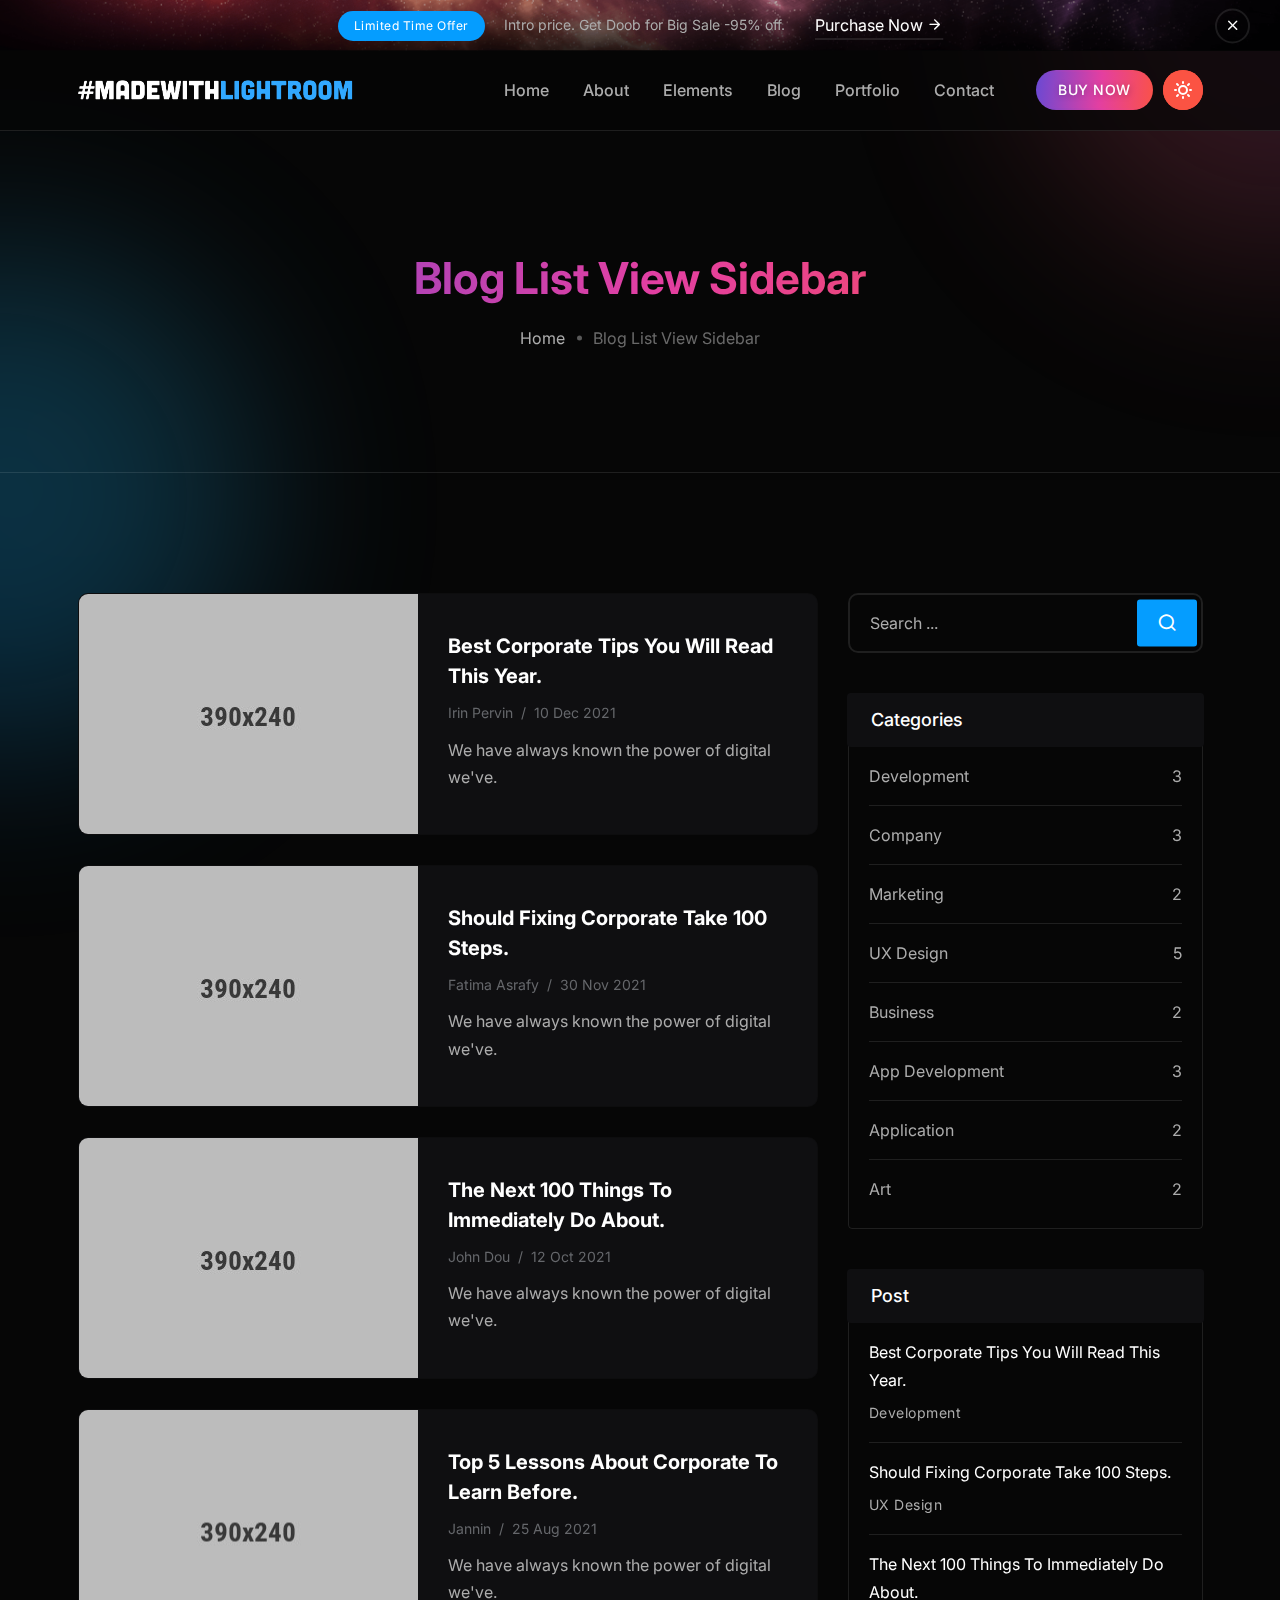
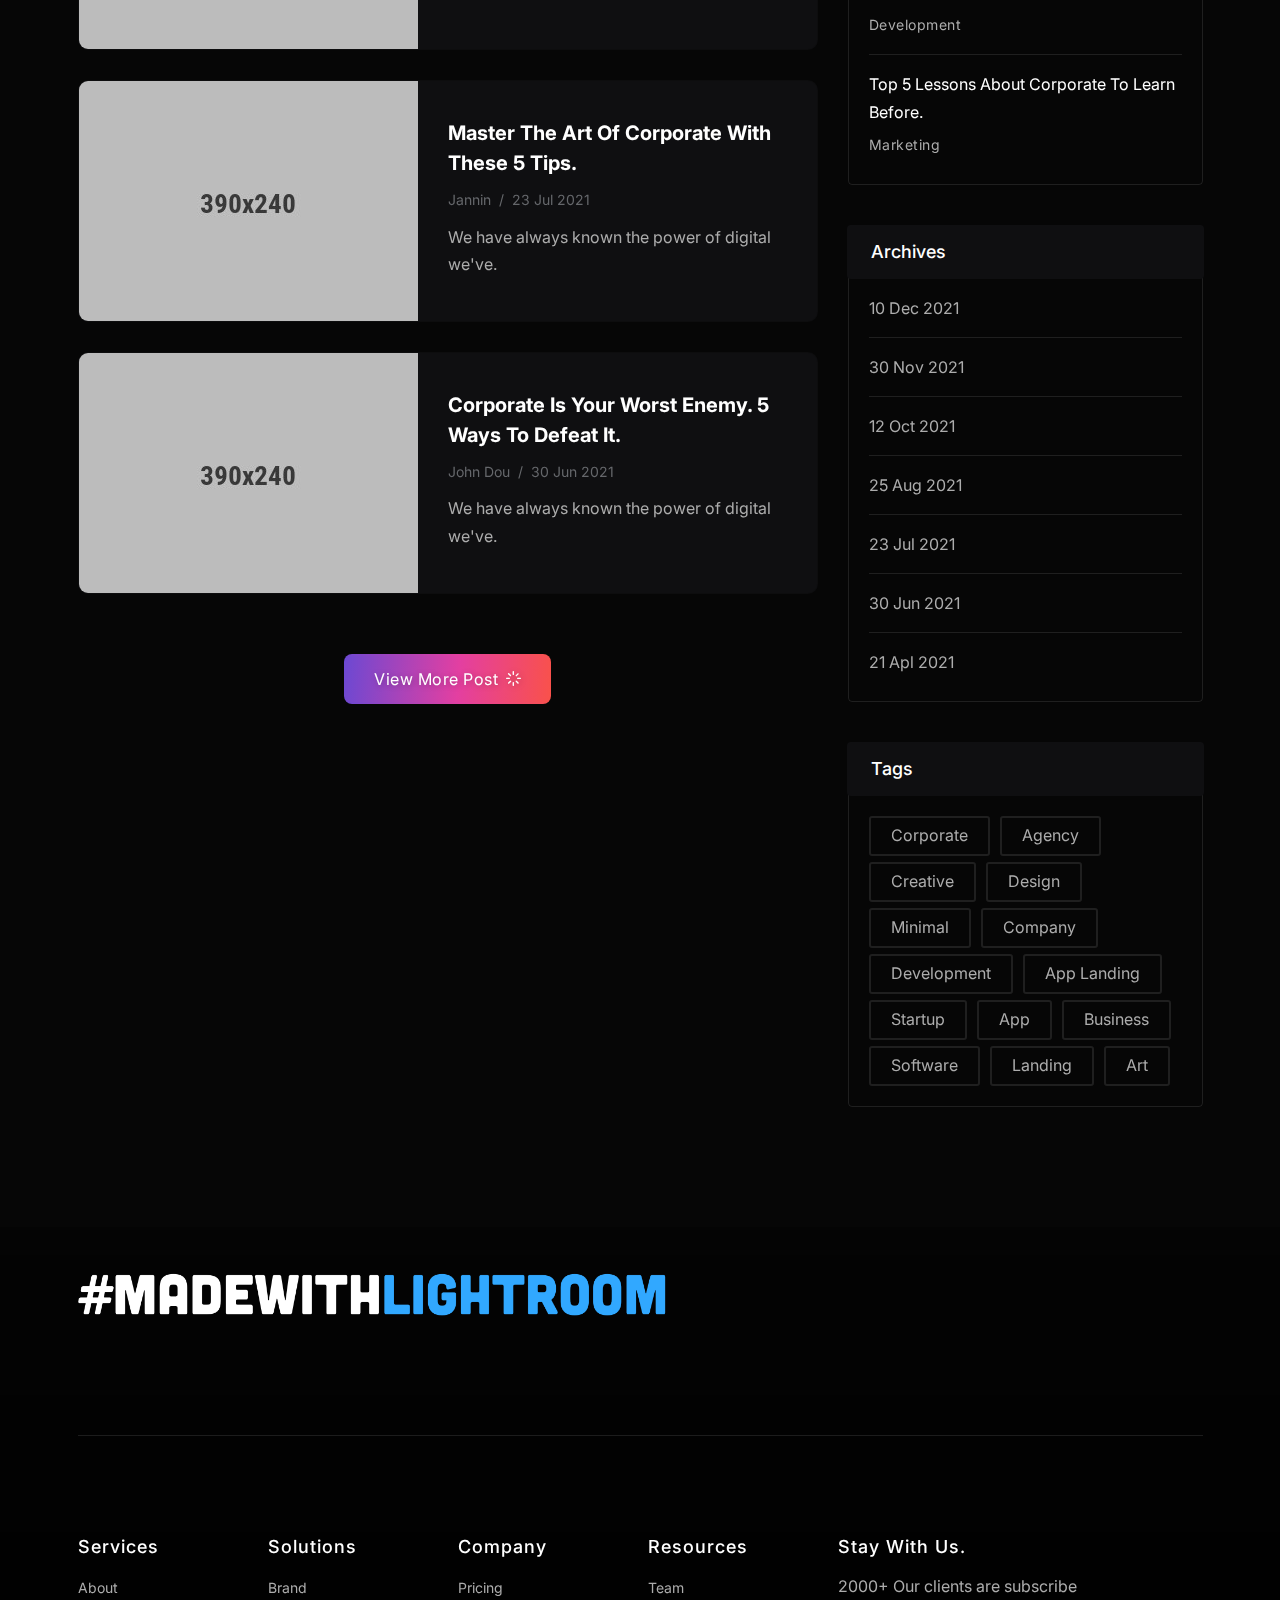
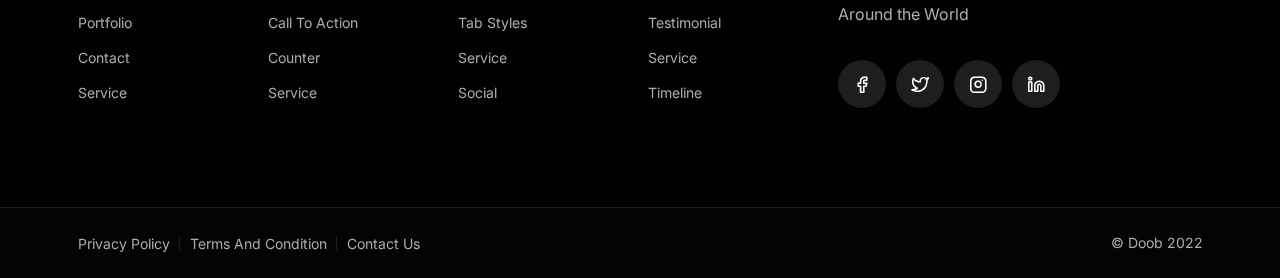
<file: blog-list-sidebar.html>
<!DOCTYPE html>
<html lang="en">

<head>
    <meta charset="UTF-8">
    <meta name="viewport" content="width=device-width, initial-scale=1.0">
    <meta name="theme-style-mode" content="1"> <!-- 0 == light, 1 == dark -->

    <title>Blog List View Sidebar || Doob Business and Consulting Bootstrap5 Template</title>
    <!-- Favicon -->
    <link rel="shortcut icon" type="image/x-icon" href="assets/images/favicon.png">
    <!-- CSS ============================================ -->
    <link rel="stylesheet" href="assets/css/vendor/bootstrap.min.css">
    <link rel="stylesheet" href="assets/css/plugins/animation.css">
    <link rel="stylesheet" href="assets/css/plugins/feature.css">
    <link rel="stylesheet" href="assets/css/plugins/magnify.min.css">
    <link rel="stylesheet" href="assets/css/plugins/slick.css">
    <link rel="stylesheet" href="assets/css/plugins/slick-theme.css">
    <link rel="stylesheet" href="assets/css/plugins/lightbox.css">
    <link rel="stylesheet" href="assets/css/style.css">
</head>

<body>
    <main class="page-wrapper">

        <!-- Start Header Top Area  -->
        <div class="header-top-news bg-image1">
            <div class="wrapper">
                <div class="container">
                    <div class="row">
                        <div class="col-lg-12">
                            <div class="inner">
                                <div class="content">
                                    <span class="rainbow-badge">Limited Time Offer</span>
                                    <span class="news-text">Intro price. Get Doob for Big Sale -95% off.</span>
                                </div>
                                <div class="right-button">
                                    <a class="btn-read-more" href="https://themeforest.net/checkout/from_item/34133466?license=regular">
                                        <span>Purchase Now <i class="feather-arrow-right"></i></span>
                                    </a>
                                </div>
                            </div>
                        </div>
                    </div>
                </div>
            </div>
            <div class="icon-close">
                <button class="close-button bgsection-activation">
                    <i class="feather-x"></i>
                </button>
            </div>
        </div>
        <!-- End Header Top Area  -->
        <!-- Start Header Area  -->
        <header class="rainbow-header header-default header-not-transparent header-sticky">
            <div class="container position-relative">
                <div class="row align-items-center row--0">
                    <div class="col-lg-3 col-md-6 col-4">
                        <div class="logo">
                            <a href="index.html">
                                <img class="logo-light" src="assets/images/logo/logo.png" alt="Corporate Logo">
                                <img class="logo-dark" src="assets/images/logo/logo-dark.png" alt="Corporate Logo">
                            </a>
                        </div>
                    </div>
                    <div class="col-lg-9 col-md-6 col-8 position-static">
                        <div class="header-right">

                            <nav class="mainmenu-nav d-none d-lg-block">
                                <ul class="mainmenu">
                                    <li class="with-megamenu has-menu-child-item position-relative"><a href="#">Home</a>
                                        <div class="rainbow-megamenu with-mega-item-2">
                                            <div class="wrapper">
                                                <div class="row row--0">
                                                    <div class="col-lg-6 single-mega-item">
                                                        <ul class="mega-menu-item">
                                                            <li><a href="index-landing.html">Sass Landing <span class="rainbow-badge-card">New</span></a></li>
                                                            <li><a href="index-application.html">Application <span class="rainbow-badge-card">New</span></a></li>
                                                            <li><a href="index-collaborate.html">Collaborate <span class="rainbow-badge-card">New</span></a></li>
                                                            <li><a href="index-business-consulting.html">Business Consulting</a></li>
                                                            <li><a href="index-business-consulting-2.html">Business Consulting 02</a></li>
                                                            <li><a href="index-magazine.html">Magazine <span class="rainbow-badge-card">New</span></a></li>
                                                            <li><a href="index-corporate.html">Corporate</a></li>
                                                            <li><a href="index-business.html">Business</a></li>
                                                            <li><a href="index-digital-agency.html">Digital Agency</a></li>
                                                            <li><a href="index-finance.html">Finance</a></li>
                                                            <li><a href="index-company.html">Company</a></li>
                                                            <li><a href="index-marketing-agency.html">Marketing Agency</a></li>
                                                        </ul>
                                                    </div>
                                                    <div class="col-lg-6 single-mega-item">
                                                        <ul class="mega-menu-item">
                                                            <li><a href="index-travel-agency.html">Travel Agency</a></li>
                                                            <li><a href="index-consulting.html">Consulting</a></li>
                                                            <li><a href="index-seo-agency.html">SEO Agency</a></li>
                                                            <li><a href="index-personal-portfolio.html">Personal Portfolio</a></li>
                                                            <li><a href="index-event-conference.html">Event Conference</a></li>
                                                            <li><a href="index-creative-portfolio.html">Creative Portfolio</a></li>
                                                            <li><a href="index-freelancer.html">Freelancer</a></li>
                                                            <li><a href="index-international-consulting.html">International Consulting</a></li>
                                                            <li><a href="index-startup.html">Startup</a></li>
                                                            <li><a href="index-web-agency.html">Web Agency</a></li>
                                                            <li><a href="index-corporate-one-page.html">Corporate One Page <span class="rainbow-badge-card">New</span></a></li>
                                                            <li><a href="index-photographer.html">Photographer <span class="rainbow-badge-card">New</span></a></li>
                                                        </ul>
                                                    </div>
                                                </div>
                                            </div>
                                        </div>
                                    </li>
                                    <li><a href="about.html">About</a></li>
                                    <li class="with-megamenu has-menu-child-item"><a href="#">Elements</a>
                                        <div class="rainbow-megamenu">
                                            <div class="wrapper">
                                                <div class="row row--0">
                                                    <div class="col-lg-3 single-mega-item">
                                                        <ul class="mega-menu-item">
                                                            <li><a href="button.html">Button</a></li>
                                                            <li><a href="service.html">Service</a></li>
                                                            <li><a href="counter.html">Counter</a></li>
                                                            <li><a href="progressbar.html">Progressbar</a></li>
                                                            <li><a href="accordion.html">Accordion</a></li>
                                                            <li><a href="social-share.html">Social Share</a></li>
                                                            <li><a href="blog-grid.html">Blog Grid</a></li>
                                                        </ul>
                                                    </div>
                                                    <div class="col-lg-3 single-mega-item">
                                                        <ul class="mega-menu-item">
                                                            <li><a href="team.html">Team</a></li>
                                                            <li><a href="portfolio.html">Portfolio</a></li>
                                                            <li><a href="testimonial.html">Testimonial</a></li>
                                                            <li><a href="timeline.html">Timeline</a></li>
                                                            <li><a href="tab.html">Tab</a></li>
                                                            <li><a href="pricing.html">Pricing</a></li>
                                                            <li><a href="split.html">Split Section</a></li>
                                                        </ul>
                                                    </div>
                                                    <div class="col-lg-3 single-mega-item">
                                                        <ul class="mega-menu-item">
                                                            <li><a href="call-to-action.html">Call To Action</a></li>
                                                            <li><a href="video.html">Video</a></li>
                                                            <li><a href="gallery.html">Gallery</a></li>
                                                            <li><a href="contact.html">Contact</a></li>
                                                            <li><a href="brand.html">Brand</a></li>
                                                            <li><a href="portfolio.html">Portfolio</a></li>
                                                            <li><a href="error.html">404</a></li>
                                                        </ul>
                                                    </div>
                                                    <div class="col-lg-3 single-mega-item">
                                                        <ul class="mega-menu-item">
                                                            <li><a href="advance-tab.html">Advance Tab <span
                                        class="rainbow-badge-card">Hot</span></a></li>
                                                            <li><a href="brand-carouse.html">Brand Carousel <span
                                        class="rainbow-badge-card">New</span></a></li>
                                                            <li><a href="advance-pricing.html">Advance Pricing <span
                                        class="rainbow-badge-card">Hot</span></a></li>
                                                            <li><a href="portfolio-details.html">Portfolio Details</a></li>
                                                            <li><a href="blog-details.html">Blog Details</a></li>
                                                            <li><a href="privacy-policy.html">Privacy Policy <span
                                class="rainbow-badge-card">New</span></a></li>
                                                            <li><a href="login.html">Profile <span
                                class="rainbow-badge-card">New</span></a></li>
                                                        </ul>
                                                    </div>
                                                </div>
                                            </div>
                                        </div>
                                    </li>

                                    <li class="has-droupdown has-menu-child-item"><a href="#">Blog</a>
                                        <ul class="submenu">
                                            <li><a href="blog-grid.html">Blog Grid</a></li>
                                            <li><a href="blog-grid-sidebar.html">Blog Grid Sidebar</a></li>
                                            <li><a href="blog-list-view.html">Blog List View</a></li>
                                            <li><a href="blog-list-sidebar.html">Blog List View Sidebar</a></li>
                                            <li><a href="blog-details.html">Blog Details</a></li>
                                        </ul>
                                    </li>

                                    <li class="has-droupdown has-menu-child-item"><a href="#">Portfolio</a>
                                        <ul class="submenu">
                                            <li><a href="portfolio.html">Portfolio Default</a></li>
                                            <li><a href="portfolio-three-column.html">Portfolio Three Column</a></li>
                                            <li><a href="portfolio-full-width.html">Portfolio Full Width</a></li>
                                            <li><a href="portfolio-grid-layout.html">Portfolio Grid Layout</a></li>
                                            <li><a href="portfolio-box-layout.html">Portfolio Box Layout</a></li>
                                            <li><a href="portfolio-details.html">Portfolio Details</a></li>
                                        </ul>
                                    </li>
                                    <li><a href="contact.html">Contact</a></li>
                                </ul>







                            </nav>

                            <!-- Start Header Btn  -->
                            <div class="header-btn">
                                <a class="btn-default btn-small round" target="_blank" href="https://themeforest.net/checkout/from_item/34133466?license=regular">BUY NOW</a>
                            </div>
                            <!-- End Header Btn  -->

                            <!-- Start Mobile-Menu-Bar -->
                            <div class="mobile-menu-bar ml--5 d-block d-lg-none">
                                <div class="hamberger">
                                    <button class="hamberger-button">
                                        <i class="feather-menu"></i>
                                    </button>
                                </div>
                            </div>
                            <!-- Start Mobile-Menu-Bar -->

                            <div id="my_switcher" class="my_switcher">
                                <ul>
                                    <li>
                                        <a href="javascript: void(0);" data-theme="light" class="setColor light">
                                            <img class="sun-image" src="assets/images/icons/sun-01.svg" alt="Sun images">
                                        </a>
                                    </li>
                                    <li>
                                        <a href="javascript: void(0);" data-theme="dark" class="setColor dark">
                                            <img class="Victor Image" src="assets/images/icons/vector.svg" alt="Vector Images">
                                        </a>
                                    </li>
                                </ul>
                            </div>

                        </div>
                    </div>
                </div>
            </div>
        </header>
        <!-- End Header Area  -->
        <div class="popup-mobile-menu">
            <div class="inner">
                <div class="header-top">
                    <div class="logo">
                        <a href="index.html">
                            <img class="logo-light" src="assets/images/logo/logo.png" alt="Corporate Logo">
                            <img class="logo-dark" src="assets/images/logo/logo-dark.png" alt="Corporate Logo">
                        </a>
                    </div>
                    <div class="close-menu">
                        <button class="close-button">
                            <i class="feather-x"></i>
                        </button>
                    </div>
                </div>
                <ul class="mainmenu">
                    <li class="with-megamenu has-menu-child-item position-relative"><a href="#">Home</a>
                        <div class="rainbow-megamenu with-mega-item-2">
                            <div class="wrapper">
                                <div class="row row--0">
                                    <div class="col-lg-6 single-mega-item">
                                        <ul class="mega-menu-item">
                                            <li><a href="index-landing.html">Sass Landing <span class="rainbow-badge-card">New</span></a></li>
                                            <li><a href="index-application.html">Application <span class="rainbow-badge-card">New</span></a></li>
                                            <li><a href="index-collaborate.html">Collaborate <span class="rainbow-badge-card">New</span></a></li>
                                            <li><a href="index-business-consulting.html">Business Consulting</a></li>
                                            <li><a href="index-business-consulting-2.html">Business Consulting 02</a></li>
                                            <li><a href="index-magazine.html">Magazine <span class="rainbow-badge-card">New</span></a></li>
                                            <li><a href="index-corporate.html">Corporate</a></li>
                                            <li><a href="index-business.html">Business</a></li>
                                            <li><a href="index-digital-agency.html">Digital Agency</a></li>
                                            <li><a href="index-finance.html">Finance</a></li>
                                            <li><a href="index-company.html">Company</a></li>
                                            <li><a href="index-marketing-agency.html">Marketing Agency</a></li>
                                        </ul>
                                    </div>
                                    <div class="col-lg-6 single-mega-item">
                                        <ul class="mega-menu-item">
                                            <li><a href="index-travel-agency.html">Travel Agency</a></li>
                                            <li><a href="index-consulting.html">Consulting</a></li>
                                            <li><a href="index-seo-agency.html">SEO Agency</a></li>
                                            <li><a href="index-personal-portfolio.html">Personal Portfolio</a></li>
                                            <li><a href="index-event-conference.html">Event Conference</a></li>
                                            <li><a href="index-creative-portfolio.html">Creative Portfolio</a></li>
                                            <li><a href="index-freelancer.html">Freelancer</a></li>
                                            <li><a href="index-international-consulting.html">International Consulting</a></li>
                                            <li><a href="index-startup.html">Startup</a></li>
                                            <li><a href="index-web-agency.html">Web Agency</a></li>
                                            <li><a href="index-corporate-one-page.html">Corporate One Page <span class="rainbow-badge-card">New</span></a></li>
                                            <li><a href="index-photographer.html">Photographer <span class="rainbow-badge-card">New</span></a></li>
                                        </ul>
                                    </div>
                                </div>
                            </div>
                        </div>
                    </li>
                    <li><a href="about.html">About</a></li>
                    <li class="with-megamenu has-menu-child-item"><a href="#">Elements</a>
                        <div class="rainbow-megamenu">
                            <div class="wrapper">
                                <div class="row row--0">
                                    <div class="col-lg-3 single-mega-item">
                                        <ul class="mega-menu-item">
                                            <li><a href="button.html">Button</a></li>
                                            <li><a href="service.html">Service</a></li>
                                            <li><a href="counter.html">Counter</a></li>
                                            <li><a href="progressbar.html">Progressbar</a></li>
                                            <li><a href="accordion.html">Accordion</a></li>
                                            <li><a href="social-share.html">Social Share</a></li>
                                            <li><a href="blog-grid.html">Blog Grid</a></li>
                                        </ul>
                                    </div>
                                    <div class="col-lg-3 single-mega-item">
                                        <ul class="mega-menu-item">
                                            <li><a href="team.html">Team</a></li>
                                            <li><a href="portfolio.html">Portfolio</a></li>
                                            <li><a href="testimonial.html">Testimonial</a></li>
                                            <li><a href="timeline.html">Timeline</a></li>
                                            <li><a href="tab.html">Tab</a></li>
                                            <li><a href="pricing.html">Pricing</a></li>
                                            <li><a href="split.html">Split Section</a></li>
                                        </ul>
                                    </div>
                                    <div class="col-lg-3 single-mega-item">
                                        <ul class="mega-menu-item">
                                            <li><a href="call-to-action.html">Call To Action</a></li>
                                            <li><a href="video.html">Video</a></li>
                                            <li><a href="gallery.html">Gallery</a></li>
                                            <li><a href="contact.html">Contact</a></li>
                                            <li><a href="brand.html">Brand</a></li>
                                            <li><a href="portfolio.html">Portfolio</a></li>
                                            <li><a href="error.html">404</a></li>
                                        </ul>
                                    </div>
                                    <div class="col-lg-3 single-mega-item">
                                        <ul class="mega-menu-item">
                                            <li><a href="advance-tab.html">Advance Tab <span
                                        class="rainbow-badge-card">Hot</span></a></li>
                                            <li><a href="brand-carouse.html">Brand Carousel <span
                                        class="rainbow-badge-card">New</span></a></li>
                                            <li><a href="advance-pricing.html">Advance Pricing <span
                                        class="rainbow-badge-card">Hot</span></a></li>
                                            <li><a href="portfolio-details.html">Portfolio Details</a></li>
                                            <li><a href="blog-details.html">Blog Details</a></li>
                                            <li><a href="privacy-policy.html">Privacy Policy <span
                                class="rainbow-badge-card">New</span></a></li>
                                            <li><a href="login.html">Profile <span
                                class="rainbow-badge-card">New</span></a></li>
                                        </ul>
                                    </div>
                                </div>
                            </div>
                        </div>
                    </li>

                    <li class="has-droupdown has-menu-child-item"><a href="#">Blog</a>
                        <ul class="submenu">
                            <li><a href="blog-grid.html">Blog Grid</a></li>
                            <li><a href="blog-grid-sidebar.html">Blog Grid Sidebar</a></li>
                            <li><a href="blog-list-view.html">Blog List View</a></li>
                            <li><a href="blog-list-sidebar.html">Blog List View Sidebar</a></li>
                            <li><a href="blog-details.html">Blog Details</a></li>
                        </ul>
                    </li>

                    <li class="has-droupdown has-menu-child-item"><a href="#">Portfolio</a>
                        <ul class="submenu">
                            <li><a href="portfolio.html">Portfolio Default</a></li>
                            <li><a href="portfolio-three-column.html">Portfolio Three Column</a></li>
                            <li><a href="portfolio-full-width.html">Portfolio Full Width</a></li>
                            <li><a href="portfolio-grid-layout.html">Portfolio Grid Layout</a></li>
                            <li><a href="portfolio-box-layout.html">Portfolio Box Layout</a></li>
                            <li><a href="portfolio-details.html">Portfolio Details</a></li>
                        </ul>
                    </li>
                    <li><a href="contact.html">Contact</a></li>
                </ul>







            </div>
        </div>
        <!-- Start Breadcarumb area  -->
        <div class="breadcrumb-area breadcarumb-style-1 ptb--120">
            <div class="container">
                <div class="row">
                    <div class="col-lg-12">
                        <div class="breadcrumb-inner text-center">
                            <h1 class="title theme-gradient h2">Blog List View Sidebar</h1>
                            <ul class="page-list">
                                <li class="rainbow-breadcrumb-item"><a href="/">Home</a></li>
                                <li class="rainbow-breadcrumb-item active">Blog List View Sidebar</li>
                            </ul>
                        </div>
                    </div>
                </div>
            </div>
        </div>
        <!-- End Breadcarumb area  -->
        <!-- Start Theme Style  -->
        <div>
            <div class="rainbow-gradient-circle"></div>
            <div class="rainbow-gradient-circle theme-pink"></div>
        </div>
        <!-- End Theme Style  -->




        <!-- Start Blog List View  -->
        <div class="main-content">
            <div class="rainbow-blog-area rainbow-section-gap">
                <div class="container">
                    <div class="row row--30">
                        <div class="col-lg-8">
                            <div class="row mt_dec--30">
                                <div class="col-lg-12 mt--30">
                                    <div class="rainbow-card box-card-style-default card-list-view">
                                        <div class="inner">
                                            <div class="thumbnail">
                                                <a class="image" href="blog-details.html">
                                                    <img src="assets/images/blog/blog-01.jpg" alt="Blog Image">
                                                </a>
                                            </div>
                                            <div class="content">
                                                <h4 class="title">
                                                    <a href="blog-details.html">Best Corporate Tips You Will Read
                                                        This
                                                        Year.</a>
                                                </h4>
                                                <ul class="rainbow-meta-list">
                                                    <li><a href="#">Irin Pervin</a></li>
                                                    <li class="separator">/</li>
                                                    <li>10 Dec 2021</li>
                                                </ul>
                                                <p class="descriptiion">We have always known the power of digital
                                                    we've.
                                                </p>
                                            </div>
                                        </div>
                                    </div>
                                </div>
                                <div class="col-lg-12 mt--30">
                                    <div class="rainbow-card box-card-style-default card-list-view">
                                        <div class="inner">
                                            <div class="thumbnail">
                                                <a class="image" href="blog-details.html"><img src="assets/images/blog/blog-02.jpg" alt="Blog Image">
                                                </a>
                                            </div>
                                            <div class="content">
                                                <h4 class="title">
                                                    <a href="blog-details.html">Should Fixing Corporate Take
                                                        100 Steps.</a>
                                                </h4>
                                                <ul class="rainbow-meta-list">
                                                    <li><a href="#">Fatima Asrafy</a></li>
                                                    <li class="separator">/</li>
                                                    <li>30 Nov 2021</li>
                                                </ul>
                                                <p class="descriptiion">We have always known the power of digital
                                                    we've.
                                                </p>
                                            </div>
                                        </div>
                                    </div>
                                </div>
                                <div class="col-lg-12 mt--30">
                                    <div class="rainbow-card box-card-style-default card-list-view">
                                        <div class="inner">
                                            <div class="thumbnail"><a class="image" href="blog-details.html"><img src="assets/images/blog/blog-03.jpg" alt="Blog Image"></a>
                                            </div>
                                            <div class="content">
                                                <h4 class="title"><a href="blog-details.html">The Next 100 Things To
                                                        Immediately Do About.</a></h4>
                                                <ul class="rainbow-meta-list">
                                                    <li><a href="#">John Dou</a></li>
                                                    <li class="separator">/</li>
                                                    <li>12 Oct 2021</li>
                                                </ul>
                                                <p class="descriptiion">We have always known the power of digital
                                                    we've.
                                                </p>
                                            </div>
                                        </div>
                                    </div>
                                </div>
                                <div class="col-lg-12 mt--30">
                                    <div class="rainbow-card box-card-style-default card-list-view">
                                        <div class="inner">
                                            <div class="thumbnail"><a class="image" href="blog-details.html"><img src="assets/images/blog/blog-04.jpg" alt="Blog Image"></a>
                                            </div>
                                            <div class="content">
                                                <h4 class="title"><a href="blog-details.html">Top 5 Lessons About
                                                        Corporate To Learn Before.</a></h4>
                                                <ul class="rainbow-meta-list">
                                                    <li><a href="#">Jannin</a></li>
                                                    <li class="separator">/</li>
                                                    <li>25 Aug 2021</li>
                                                </ul>
                                                <p class="descriptiion">We have always known the power of digital
                                                    we've.
                                                </p>
                                            </div>
                                        </div>
                                    </div>
                                </div>
                                <div class="col-lg-12 mt--30">
                                    <div class="rainbow-card box-card-style-default card-list-view">
                                        <div class="inner">
                                            <div class="thumbnail"><a class="image" href="blog-details.html"><img src="assets/images/blog/blog-05.jpg" alt="Blog Image"></a>
                                            </div>
                                            <div class="content">
                                                <h4 class="title"><a href="blog-details.html">Master The Art Of
                                                        Corporate
                                                        With These 5 Tips.</a></h4>
                                                <ul class="rainbow-meta-list">
                                                    <li><a href="#">Jannin</a></li>
                                                    <li class="separator">/</li>
                                                    <li>23 Jul 2021</li>
                                                </ul>
                                                <p class="descriptiion">We have always known the power of digital
                                                    we've.
                                                </p>
                                            </div>
                                        </div>
                                    </div>
                                </div>
                                <div class="col-lg-12 mt--30">
                                    <div class="rainbow-card box-card-style-default card-list-view">
                                        <div class="inner">
                                            <div class="thumbnail"><a class="image" href="blog-details.html"><img src="assets/images/blog/blog-06.jpg" alt="Blog Image"></a>
                                            </div>
                                            <div class="content">
                                                <h4 class="title"><a href="blog-details.html">Corporate Is Your
                                                        Worst
                                                        Enemy. 5 Ways To Defeat It.</a></h4>
                                                <ul class="rainbow-meta-list">
                                                    <li><a href="#">John Dou</a></li>
                                                    <li class="separator">/</li>
                                                    <li>30 Jun 2021</li>
                                                </ul>
                                                <p class="descriptiion">We have always known the power of digital
                                                    we've.
                                                </p>
                                            </div>
                                        </div>
                                    </div>
                                </div>
                                <div class="col-lg-12">
                                    <div class="rainbow-load-more text-center mt--60"><button class="btn btn-default btn-icon"><span>View More Post<span class="icon">
                                                    <i class="feather-loader"></i>
                                                </span>
                                            </span>
                                        </button>
                                    </div>
                                </div>
                            </div>
                        </div>
                        <div class="col-lg-4 mt_md--40 mt_sm--40">
                            <aside class="rainbow-sidebar">
                                <div class="rbt-single-widget widget_search mt--40">
                                    <div class="inner">
                                        <form class="blog-search" action="#"><input type="text" placeholder="Search ...">
                                            <button class="search-button">
                                                <i class="feather-search"></i>
                                            </button>
                                        </form>
                                    </div>
                                </div>
                                <div class="rbt-single-widget widget_categories mt--40">
                                    <h3 class="title">Categories</h3>
                                    <div class="inner">
                                        <ul class="category-list ">
                                            <li><a href="category/development.html"><span
                                                        class="left-content">Development</span><span
                                                        class="count-text">3</span></a></li>
                                            <li><a href="category/company.html"><span
                                                        class="left-content">Company</span><span
                                                        class="count-text">3</span></a></li>
                                            <li><a href="category/marketing.html"><span
                                                        class="left-content">Marketing</span><span
                                                        class="count-text">2</span></a></li>
                                            <li><a href="category/ux-design.html"><span class="left-content">UX
                                                        Design</span><span class="count-text">5</span></a></li>
                                            <li><a href="category/business.html"><span
                                                        class="left-content">Business</span><span
                                                        class="count-text">2</span></a></li>
                                            <li><a href="category/app-development.html"><span
                                                        class="left-content">App
                                                        Development</span><span class="count-text">3</span></a></li>
                                            <li><a href="category/application.html"><span
                                                        class="left-content">Application</span><span
                                                        class="count-text">2</span></a></li>
                                            <li><a href="category/art.html"><span
                                                        class="left-content">Art</span><span
                                                        class="count-text">2</span></a></li>
                                        </ul>
                                    </div>
                                </div>
                                <div class="rbt-single-widget widget_recent_entries mt--40">
                                    <h3 class="title">Post</h3>
                                    <div class="inner">
                                        <ul>
                                            <li><a class="d-block" href="blog-details.html">Best Corporate Tips You
                                                    Will
                                                    Read This Year.</a><span class="cate">Development</span></li>
                                            <li><a class="d-block" href="blog-details.html">Should Fixing Corporate
                                                    Take
                                                    100 Steps.</a><span class="cate">UX Design</span></li>
                                            <li><a class="d-block" href="blog-details.html">The Next 100 Things To
                                                    Immediately Do About.</a><span class="cate">Development</span>
                                            </li>
                                            <li><a class="d-block" href="blog-details.html">Top 5 Lessons About
                                                    Corporate
                                                    To Learn Before.</a><span class="cate">Marketing</span></li>
                                        </ul>
                                    </div>
                                </div>
                                <div class="rbt-single-widget widget_archive mt--40">
                                    <h3 class="title">Archives</h3>
                                    <div class="inner">
                                        <ul>
                                            <li><span class="cate">10 Dec 2021</span></li>
                                            <li><span class="cate">30 Nov 2021</span></li>
                                            <li><span class="cate">12 Oct 2021</span></li>
                                            <li><span class="cate">25 Aug 2021</span></li>
                                            <li><span class="cate">23 Jul 2021</span></li>
                                            <li><span class="cate">30 Jun 2021</span></li>
                                            <li><span class="cate">21 Apl 2021</span></li>
                                        </ul>
                                    </div>
                                </div>
                                <div class="rbt-single-widget widget_tag_cloud mt--40">
                                    <h3 class="title">Tags</h3>
                                    <div class="inner mt--20">
                                        <div class="tagcloud">
                                            <a href="#">Corporate</a>
                                            <a href="#">Agency</a>
                                            <a href="#">Creative</a>
                                            <a href="#">Design</a>
                                            <a href="#">Minimal</a>
                                            <a href="#">Company</a>
                                            <a href="#">Development</a>
                                            <a href="#">App Landing</a>
                                            <a href="#">Startup</a>
                                            <a href="#">App</a>
                                            <a href="#">Business</a>
                                            <a href="#">Software</a>
                                            <a href="#">Landing</a>
                                            <a href="#">Art</a>
                                        </div>
                                    </div>
                                </div>
                            </aside>
                        </div>
                    </div>
                </div>
            </div>
        </div>
        <!-- End Blog List View  -->

        <!-- Start Footer Area  -->
        <footer class="rainbow-footer footer-style-default variation-two">
            <div class="rainbow-callto-action clltoaction-style-default style-7">
                <div class="container">
                    <div class="row row--0 align-items-center content-wrapper">
                        <div class="col-lg-8 col-md-8">
                            <div class="inner">
                                <div class="content text-left">
                                    <div class="logo">
                                        <a href="index.html">
                                            <img class="logo-light" src="assets/images/logo/logo.png" alt="Corporate Logo">
                                            <img class="logo-dark" src="assets/images/logo/logo-dark.png" alt="Corporate Logo">
                                        </a>
                                    </div>
                                    <p class="subtitle" data-sal="slide-up" data-sal-duration="400" data-sal-delay="150">If you want to create a corporate template you can purshace now
                                        our doob
                                        template.</p>
                                </div>
                            </div>
                        </div>
                        <div class="col-lg-4 col-md-4" data-sal="slide-up" data-sal-duration="400" data-sal-delay="150">
                            <div class="call-to-btn text-left mt_sm--20 text-lg-right">
                                <a class="btn-default" href="https://themeforest.net/checkout/from_item/34133466?license=regular">Purchase Doob
                                    <i class="feather-arrow-right"></i>
                                </a>
                            </div>
                        </div>
                    </div>
                </div>
            </div>
            <div class="footer-top">
                <div class="container">
                    <div class="row">
                        <div class="col-lg-2 col-md-6 col-sm-6 col-12">
                            <div class="rainbow-footer-widget">
                                <h4 class="title">Services</h4>
                                <div class="inner">
                                    <ul class="footer-link link-hover">
                                        <li><a href="about.html">About</a></li>
                                        <li><a href="portfolio.html">Portfolio</a></li>
                                        <li><a href="contact.html">Contact</a></li>
                                        <li><a href="service.html">Service</a></li>
                                    </ul>
                                </div>
                            </div>
                        </div>
                        <div class="col-lg-2 col-md-6 col-sm-6 col-12">
                            <div class="rainbow-footer-widget">
                                <div class="widget-menu-top">
                                    <h4 class="title">Solutions</h4>
                                    <div class="inner">
                                        <ul class="footer-link link-hover">
                                            <li><a href="brand.html">Brand</a></li>
                                            <li><a href="call-to-action.html">call To Action</a></li>
                                            <li><a href="counter.html">Counter</a></li>
                                            <li><a href="service.html">Service</a></li>
                                        </ul>
                                    </div>
                                </div>
                            </div>
                        </div>
                        <div class="col-lg-2 col-md-6 col-sm-6 col-12">
                            <div class="rainbow-footer-widget">
                                <h4 class="title">Company</h4>
                                <div class="inner">
                                    <ul class="footer-link link-hover">
                                        <li><a href="pricing.html">Pricing</a></li>
                                        <li><a href="tab.html">Tab Styles</a></li>
                                        <li><a href="service.html">Service</a></li>
                                        <li><a href="social-share.html">Social</a></li>
                                    </ul>
                                </div>
                            </div>
                        </div>
                        <div class="col-lg-2 col-md-6 col-sm-6 col-12">
                            <div class="rainbow-footer-widget">
                                <h4 class="title">Resources</h4>
                                <div class="inner">
                                    <ul class="footer-link link-hover">
                                        <li><a href="team.html">Team</a></li>
                                        <li><a href="testimonial.html">Testimonial</a></li>
                                        <li><a href="service.html">Service</a></li>
                                        <li><a href="timeline.html">Timeline</a></li>
                                    </ul>
                                </div>
                            </div>
                        </div>
                        <div class="col-lg-4 col-md-6 col-sm-6 col-12">
                            <div class="rainbow-footer-widget">
                                <h4 class="title">Stay With Us.</h4>
                                <div class="inner">
                                    <h6 class="subtitle">2000+ Our clients are subscribe Around the World</h6>
                                    <ul class="social-icon social-default justify-content-start">
                                        <li><a href="https://www.facebook.com/">
                                                <i class="feather-facebook"></i>
                                            </a>
                                        </li>
                                        <li><a href="https://www.twitter.com">
                                                <i class="feather-twitter"></i>
                                            </a>
                                        </li>
                                        <li><a href="https://www.instagram.com/">
                                                <i class="feather-instagram"></i>
                                            </a>
                                        </li>
                                        <li><a href="https://www.linkdin.com/">
                                                <i class="feather-linkedin"></i>
                                            </a>
                                        </li>
                                    </ul>
                                </div>
                            </div>
                        </div>
                    </div>
                </div>
            </div>
        </footer>
        <!-- End Footer Area  -->
        <!-- Start Copy Right Area  -->
        <div class="copyright-area copyright-style-one">
            <div class="container">
                <div class="row align-items-center">
                    <div class="col-lg-6 col-md-8 col-sm-12 col-12">
                        <div class="copyright-left">
                            <ul class="ft-menu link-hover">
                                <li>
                                    <a href="privacy-policy.html">Privacy Policy</a>
                                </li>
                                <li>
                                    <a href="#">Terms And Condition</a>
                                </li>
                                <li>
                                    <a href="contact.html">Contact Us</a>
                                </li>
                            </ul>
                        </div>
                    </div>
                    <div class="col-lg-6 col-md-4 col-sm-12 col-12">
                        <div class="copyright-right text-center text-lg-end">
                            <p class="copyright-text">© Doob 2022</p>
                        </div>
                    </div>
                </div>
            </div>
        </div>
        <!-- End Copy Right Area  -->

    </main>
    <!-- All Scripts  -->
    <!-- Start Top To Bottom Area  -->
    <div class="rainbow-back-top">
        <i class="feather-arrow-up"></i>
    </div>
    <!-- End Top To Bottom Area  -->
    <!-- JS
============================================ -->
    <script src="assets/js/vendor/modernizr.min.js"></script>
    <script src="assets/js/vendor/jquery.min.js"></script>
    <script src="assets/js/vendor/bootstrap.min.js"></script>
    <script src="assets/js/vendor/popper.min.js"></script>
    <script src="assets/js/vendor/waypoint.min.js"></script>
    <script src="assets/js/vendor/wow.min.js"></script>
    <script src="assets/js/vendor/counterup.min.js"></script>
    <script src="assets/js/vendor/feather.min.js"></script>
    <script src="assets/js/vendor/sal.min.js"></script>
    <script src="assets/js/vendor/masonry.js"></script>
    <script src="assets/js/vendor/imageloaded.js"></script>
    <script src="assets/js/vendor/magnify.min.js"></script>
    <script src="assets/js/vendor/lightbox.js"></script>
    <script src="assets/js/vendor/slick.min.js"></script>
    <script src="assets/js/vendor/easypie.js"></script>
    <script src="assets/js/vendor/text-type.js"></script>
    <script src="assets/js/vendor/jquery.style.swicher.js"></script>
    <script src="assets/js/vendor/js.cookie.js"></script>
    <script src="assets/js/vendor/jquery-one-page-nav.js"></script>
    <!-- Main JS -->
    <script src="assets/js/main.js"></script>
</body>

</html>
</file>
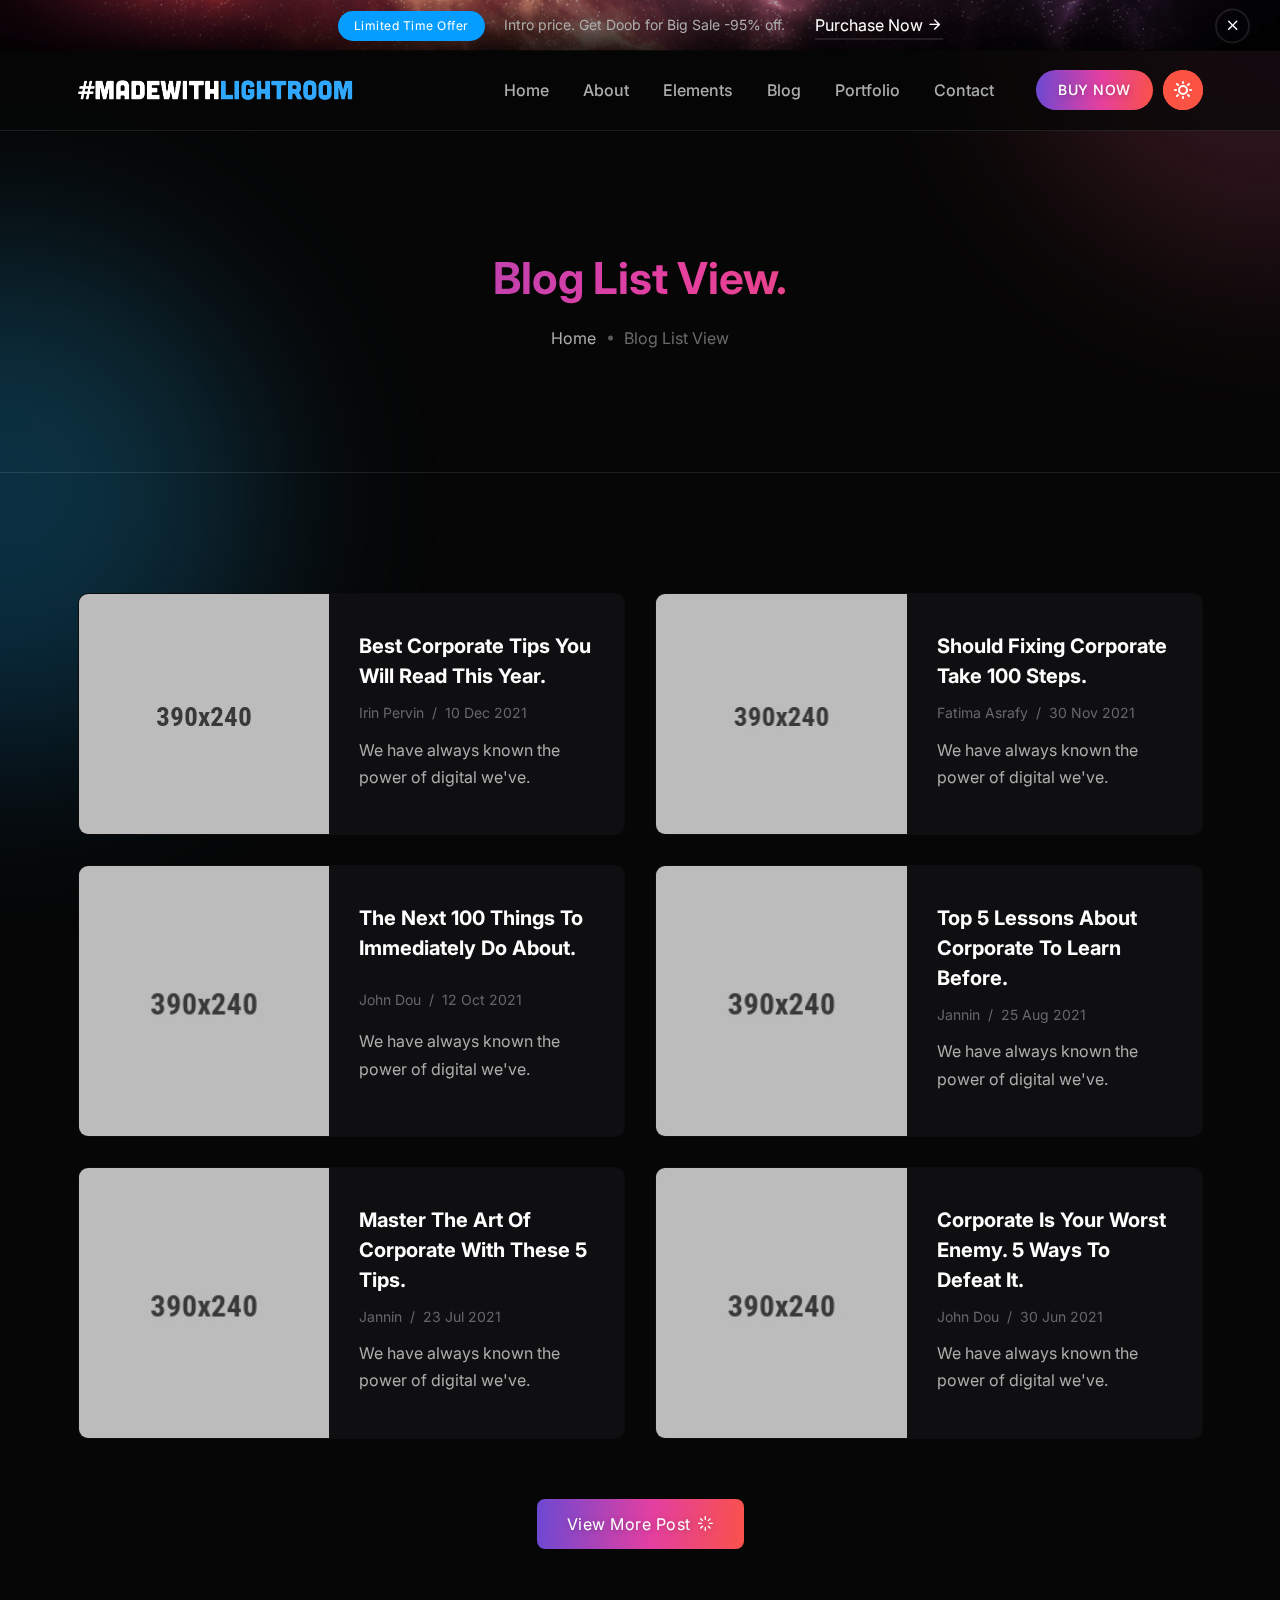
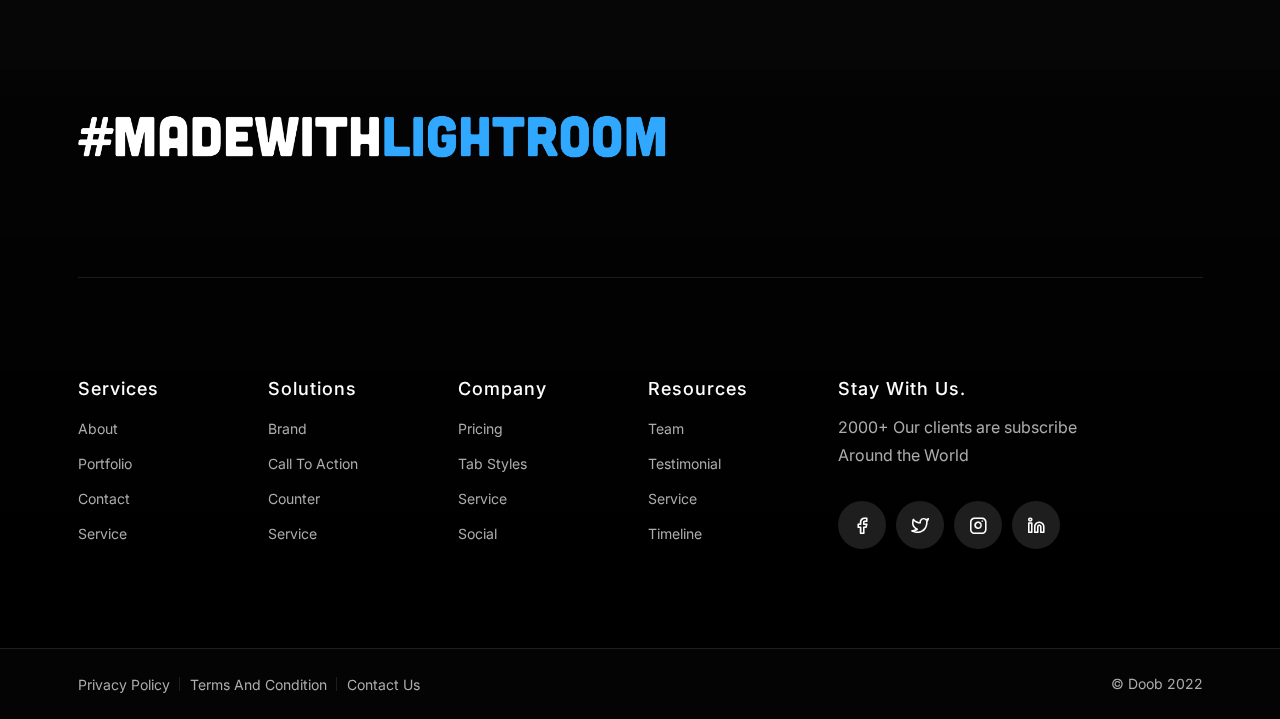
<file: blog-list-view.html>
<!DOCTYPE html>
<html lang="en">

<head>
    <meta charset="UTF-8">
    <meta name="viewport" content="width=device-width, initial-scale=1.0">
    <meta name="theme-style-mode" content="1"> <!-- 0 == light, 1 == dark -->

    <title>Blog List View || Doob Business and Consulting Bootstrap5 Template</title>
    <!-- Favicon -->
    <link rel="shortcut icon" type="image/x-icon" href="assets/images/favicon.png">
    <!-- CSS ============================================ -->
    <link rel="stylesheet" href="assets/css/vendor/bootstrap.min.css">
    <link rel="stylesheet" href="assets/css/plugins/animation.css">
    <link rel="stylesheet" href="assets/css/plugins/feature.css">
    <link rel="stylesheet" href="assets/css/plugins/magnify.min.css">
    <link rel="stylesheet" href="assets/css/plugins/slick.css">
    <link rel="stylesheet" href="assets/css/plugins/slick-theme.css">
    <link rel="stylesheet" href="assets/css/plugins/lightbox.css">
    <link rel="stylesheet" href="assets/css/style.css">
</head>

<body>
    <main class="page-wrapper">

        <!-- Start Header Top Area  -->
        <div class="header-top-news bg-image1">
            <div class="wrapper">
                <div class="container">
                    <div class="row">
                        <div class="col-lg-12">
                            <div class="inner">
                                <div class="content">
                                    <span class="rainbow-badge">Limited Time Offer</span>
                                    <span class="news-text">Intro price. Get Doob for Big Sale -95% off.</span>
                                </div>
                                <div class="right-button">
                                    <a class="btn-read-more" href="https://themeforest.net/checkout/from_item/34133466?license=regular">
                                        <span>Purchase Now <i class="feather-arrow-right"></i></span>
                                    </a>
                                </div>
                            </div>
                        </div>
                    </div>
                </div>
            </div>
            <div class="icon-close">
                <button class="close-button bgsection-activation">
                    <i class="feather-x"></i>
                </button>
            </div>
        </div>
        <!-- End Header Top Area  -->
        <!-- Start Header Area  -->
        <header class="rainbow-header header-default header-not-transparent header-sticky">
            <div class="container position-relative">
                <div class="row align-items-center row--0">
                    <div class="col-lg-3 col-md-6 col-4">
                        <div class="logo">
                            <a href="index.html">
                                <img class="logo-light" src="assets/images/logo/logo.png" alt="Corporate Logo">
                                <img class="logo-dark" src="assets/images/logo/logo-dark.png" alt="Corporate Logo">
                            </a>
                        </div>
                    </div>
                    <div class="col-lg-9 col-md-6 col-8 position-static">
                        <div class="header-right">

                            <nav class="mainmenu-nav d-none d-lg-block">
                                <ul class="mainmenu">
                                    <li class="with-megamenu has-menu-child-item position-relative"><a href="#">Home</a>
                                        <div class="rainbow-megamenu with-mega-item-2">
                                            <div class="wrapper">
                                                <div class="row row--0">
                                                    <div class="col-lg-6 single-mega-item">
                                                        <ul class="mega-menu-item">
                                                            <li><a href="index-landing.html">Sass Landing <span class="rainbow-badge-card">New</span></a></li>
                                                            <li><a href="index-application.html">Application <span class="rainbow-badge-card">New</span></a></li>
                                                            <li><a href="index-collaborate.html">Collaborate <span class="rainbow-badge-card">New</span></a></li>
                                                            <li><a href="index-business-consulting.html">Business Consulting</a></li>
                                                            <li><a href="index-business-consulting-2.html">Business Consulting 02</a></li>
                                                            <li><a href="index-magazine.html">Magazine <span class="rainbow-badge-card">New</span></a></li>
                                                            <li><a href="index-corporate.html">Corporate</a></li>
                                                            <li><a href="index-business.html">Business</a></li>
                                                            <li><a href="index-digital-agency.html">Digital Agency</a></li>
                                                            <li><a href="index-finance.html">Finance</a></li>
                                                            <li><a href="index-company.html">Company</a></li>
                                                            <li><a href="index-marketing-agency.html">Marketing Agency</a></li>
                                                        </ul>
                                                    </div>
                                                    <div class="col-lg-6 single-mega-item">
                                                        <ul class="mega-menu-item">
                                                            <li><a href="index-travel-agency.html">Travel Agency</a></li>
                                                            <li><a href="index-consulting.html">Consulting</a></li>
                                                            <li><a href="index-seo-agency.html">SEO Agency</a></li>
                                                            <li><a href="index-personal-portfolio.html">Personal Portfolio</a></li>
                                                            <li><a href="index-event-conference.html">Event Conference</a></li>
                                                            <li><a href="index-creative-portfolio.html">Creative Portfolio</a></li>
                                                            <li><a href="index-freelancer.html">Freelancer</a></li>
                                                            <li><a href="index-international-consulting.html">International Consulting</a></li>
                                                            <li><a href="index-startup.html">Startup</a></li>
                                                            <li><a href="index-web-agency.html">Web Agency</a></li>
                                                            <li><a href="index-corporate-one-page.html">Corporate One Page <span class="rainbow-badge-card">New</span></a></li>
                                                            <li><a href="index-photographer.html">Photographer <span class="rainbow-badge-card">New</span></a></li>
                                                        </ul>
                                                    </div>
                                                </div>
                                            </div>
                                        </div>
                                    </li>
                                    <li><a href="about.html">About</a></li>
                                    <li class="with-megamenu has-menu-child-item"><a href="#">Elements</a>
                                        <div class="rainbow-megamenu">
                                            <div class="wrapper">
                                                <div class="row row--0">
                                                    <div class="col-lg-3 single-mega-item">
                                                        <ul class="mega-menu-item">
                                                            <li><a href="button.html">Button</a></li>
                                                            <li><a href="service.html">Service</a></li>
                                                            <li><a href="counter.html">Counter</a></li>
                                                            <li><a href="progressbar.html">Progressbar</a></li>
                                                            <li><a href="accordion.html">Accordion</a></li>
                                                            <li><a href="social-share.html">Social Share</a></li>
                                                            <li><a href="blog-grid.html">Blog Grid</a></li>
                                                        </ul>
                                                    </div>
                                                    <div class="col-lg-3 single-mega-item">
                                                        <ul class="mega-menu-item">
                                                            <li><a href="team.html">Team</a></li>
                                                            <li><a href="portfolio.html">Portfolio</a></li>
                                                            <li><a href="testimonial.html">Testimonial</a></li>
                                                            <li><a href="timeline.html">Timeline</a></li>
                                                            <li><a href="tab.html">Tab</a></li>
                                                            <li><a href="pricing.html">Pricing</a></li>
                                                            <li><a href="split.html">Split Section</a></li>
                                                        </ul>
                                                    </div>
                                                    <div class="col-lg-3 single-mega-item">
                                                        <ul class="mega-menu-item">
                                                            <li><a href="call-to-action.html">Call To Action</a></li>
                                                            <li><a href="video.html">Video</a></li>
                                                            <li><a href="gallery.html">Gallery</a></li>
                                                            <li><a href="contact.html">Contact</a></li>
                                                            <li><a href="brand.html">Brand</a></li>
                                                            <li><a href="portfolio.html">Portfolio</a></li>
                                                            <li><a href="error.html">404</a></li>
                                                        </ul>
                                                    </div>
                                                    <div class="col-lg-3 single-mega-item">
                                                        <ul class="mega-menu-item">
                                                            <li><a href="advance-tab.html">Advance Tab <span
                                        class="rainbow-badge-card">Hot</span></a></li>
                                                            <li><a href="brand-carouse.html">Brand Carousel <span
                                        class="rainbow-badge-card">New</span></a></li>
                                                            <li><a href="advance-pricing.html">Advance Pricing <span
                                        class="rainbow-badge-card">Hot</span></a></li>
                                                            <li><a href="portfolio-details.html">Portfolio Details</a></li>
                                                            <li><a href="blog-details.html">Blog Details</a></li>
                                                            <li><a href="privacy-policy.html">Privacy Policy <span
                                class="rainbow-badge-card">New</span></a></li>
                                                            <li><a href="login.html">Profile <span
                                class="rainbow-badge-card">New</span></a></li>
                                                        </ul>
                                                    </div>
                                                </div>
                                            </div>
                                        </div>
                                    </li>

                                    <li class="has-droupdown has-menu-child-item"><a href="#">Blog</a>
                                        <ul class="submenu">
                                            <li><a href="blog-grid.html">Blog Grid</a></li>
                                            <li><a href="blog-grid-sidebar.html">Blog Grid Sidebar</a></li>
                                            <li><a href="blog-list-view.html">Blog List View</a></li>
                                            <li><a href="blog-list-sidebar.html">Blog List View Sidebar</a></li>
                                            <li><a href="blog-details.html">Blog Details</a></li>
                                        </ul>
                                    </li>

                                    <li class="has-droupdown has-menu-child-item"><a href="#">Portfolio</a>
                                        <ul class="submenu">
                                            <li><a href="portfolio.html">Portfolio Default</a></li>
                                            <li><a href="portfolio-three-column.html">Portfolio Three Column</a></li>
                                            <li><a href="portfolio-full-width.html">Portfolio Full Width</a></li>
                                            <li><a href="portfolio-grid-layout.html">Portfolio Grid Layout</a></li>
                                            <li><a href="portfolio-box-layout.html">Portfolio Box Layout</a></li>
                                            <li><a href="portfolio-details.html">Portfolio Details</a></li>
                                        </ul>
                                    </li>
                                    <li><a href="contact.html">Contact</a></li>
                                </ul>







                            </nav>

                            <!-- Start Header Btn  -->
                            <div class="header-btn">
                                <a class="btn-default btn-small round" target="_blank" href="https://themeforest.net/checkout/from_item/34133466?license=regular">BUY NOW</a>
                            </div>
                            <!-- End Header Btn  -->

                            <!-- Start Mobile-Menu-Bar -->
                            <div class="mobile-menu-bar ml--5 d-block d-lg-none">
                                <div class="hamberger">
                                    <button class="hamberger-button">
                                        <i class="feather-menu"></i>
                                    </button>
                                </div>
                            </div>
                            <!-- Start Mobile-Menu-Bar -->

                            <div id="my_switcher" class="my_switcher">
                                <ul>
                                    <li>
                                        <a href="javascript: void(0);" data-theme="light" class="setColor light">
                                            <img class="sun-image" src="assets/images/icons/sun-01.svg" alt="Sun images">
                                        </a>
                                    </li>
                                    <li>
                                        <a href="javascript: void(0);" data-theme="dark" class="setColor dark">
                                            <img class="Victor Image" src="assets/images/icons/vector.svg" alt="Vector Images">
                                        </a>
                                    </li>
                                </ul>
                            </div>

                        </div>
                    </div>
                </div>
            </div>
        </header>
        <!-- End Header Area  -->
        <div class="popup-mobile-menu">
            <div class="inner">
                <div class="header-top">
                    <div class="logo">
                        <a href="index.html">
                            <img class="logo-light" src="assets/images/logo/logo.png" alt="Corporate Logo">
                            <img class="logo-dark" src="assets/images/logo/logo-dark.png" alt="Corporate Logo">
                        </a>
                    </div>
                    <div class="close-menu">
                        <button class="close-button">
                            <i class="feather-x"></i>
                        </button>
                    </div>
                </div>
                <ul class="mainmenu">
                    <li class="with-megamenu has-menu-child-item position-relative"><a href="#">Home</a>
                        <div class="rainbow-megamenu with-mega-item-2">
                            <div class="wrapper">
                                <div class="row row--0">
                                    <div class="col-lg-6 single-mega-item">
                                        <ul class="mega-menu-item">
                                            <li><a href="index-landing.html">Sass Landing <span class="rainbow-badge-card">New</span></a></li>
                                            <li><a href="index-application.html">Application <span class="rainbow-badge-card">New</span></a></li>
                                            <li><a href="index-collaborate.html">Collaborate <span class="rainbow-badge-card">New</span></a></li>
                                            <li><a href="index-business-consulting.html">Business Consulting</a></li>
                                            <li><a href="index-business-consulting-2.html">Business Consulting 02</a></li>
                                            <li><a href="index-magazine.html">Magazine <span class="rainbow-badge-card">New</span></a></li>
                                            <li><a href="index-corporate.html">Corporate</a></li>
                                            <li><a href="index-business.html">Business</a></li>
                                            <li><a href="index-digital-agency.html">Digital Agency</a></li>
                                            <li><a href="index-finance.html">Finance</a></li>
                                            <li><a href="index-company.html">Company</a></li>
                                            <li><a href="index-marketing-agency.html">Marketing Agency</a></li>
                                        </ul>
                                    </div>
                                    <div class="col-lg-6 single-mega-item">
                                        <ul class="mega-menu-item">
                                            <li><a href="index-travel-agency.html">Travel Agency</a></li>
                                            <li><a href="index-consulting.html">Consulting</a></li>
                                            <li><a href="index-seo-agency.html">SEO Agency</a></li>
                                            <li><a href="index-personal-portfolio.html">Personal Portfolio</a></li>
                                            <li><a href="index-event-conference.html">Event Conference</a></li>
                                            <li><a href="index-creative-portfolio.html">Creative Portfolio</a></li>
                                            <li><a href="index-freelancer.html">Freelancer</a></li>
                                            <li><a href="index-international-consulting.html">International Consulting</a></li>
                                            <li><a href="index-startup.html">Startup</a></li>
                                            <li><a href="index-web-agency.html">Web Agency</a></li>
                                            <li><a href="index-corporate-one-page.html">Corporate One Page <span class="rainbow-badge-card">New</span></a></li>
                                            <li><a href="index-photographer.html">Photographer <span class="rainbow-badge-card">New</span></a></li>
                                        </ul>
                                    </div>
                                </div>
                            </div>
                        </div>
                    </li>
                    <li><a href="about.html">About</a></li>
                    <li class="with-megamenu has-menu-child-item"><a href="#">Elements</a>
                        <div class="rainbow-megamenu">
                            <div class="wrapper">
                                <div class="row row--0">
                                    <div class="col-lg-3 single-mega-item">
                                        <ul class="mega-menu-item">
                                            <li><a href="button.html">Button</a></li>
                                            <li><a href="service.html">Service</a></li>
                                            <li><a href="counter.html">Counter</a></li>
                                            <li><a href="progressbar.html">Progressbar</a></li>
                                            <li><a href="accordion.html">Accordion</a></li>
                                            <li><a href="social-share.html">Social Share</a></li>
                                            <li><a href="blog-grid.html">Blog Grid</a></li>
                                        </ul>
                                    </div>
                                    <div class="col-lg-3 single-mega-item">
                                        <ul class="mega-menu-item">
                                            <li><a href="team.html">Team</a></li>
                                            <li><a href="portfolio.html">Portfolio</a></li>
                                            <li><a href="testimonial.html">Testimonial</a></li>
                                            <li><a href="timeline.html">Timeline</a></li>
                                            <li><a href="tab.html">Tab</a></li>
                                            <li><a href="pricing.html">Pricing</a></li>
                                            <li><a href="split.html">Split Section</a></li>
                                        </ul>
                                    </div>
                                    <div class="col-lg-3 single-mega-item">
                                        <ul class="mega-menu-item">
                                            <li><a href="call-to-action.html">Call To Action</a></li>
                                            <li><a href="video.html">Video</a></li>
                                            <li><a href="gallery.html">Gallery</a></li>
                                            <li><a href="contact.html">Contact</a></li>
                                            <li><a href="brand.html">Brand</a></li>
                                            <li><a href="portfolio.html">Portfolio</a></li>
                                            <li><a href="error.html">404</a></li>
                                        </ul>
                                    </div>
                                    <div class="col-lg-3 single-mega-item">
                                        <ul class="mega-menu-item">
                                            <li><a href="advance-tab.html">Advance Tab <span
                                        class="rainbow-badge-card">Hot</span></a></li>
                                            <li><a href="brand-carouse.html">Brand Carousel <span
                                        class="rainbow-badge-card">New</span></a></li>
                                            <li><a href="advance-pricing.html">Advance Pricing <span
                                        class="rainbow-badge-card">Hot</span></a></li>
                                            <li><a href="portfolio-details.html">Portfolio Details</a></li>
                                            <li><a href="blog-details.html">Blog Details</a></li>
                                            <li><a href="privacy-policy.html">Privacy Policy <span
                                class="rainbow-badge-card">New</span></a></li>
                                            <li><a href="login.html">Profile <span
                                class="rainbow-badge-card">New</span></a></li>
                                        </ul>
                                    </div>
                                </div>
                            </div>
                        </div>
                    </li>

                    <li class="has-droupdown has-menu-child-item"><a href="#">Blog</a>
                        <ul class="submenu">
                            <li><a href="blog-grid.html">Blog Grid</a></li>
                            <li><a href="blog-grid-sidebar.html">Blog Grid Sidebar</a></li>
                            <li><a href="blog-list-view.html">Blog List View</a></li>
                            <li><a href="blog-list-sidebar.html">Blog List View Sidebar</a></li>
                            <li><a href="blog-details.html">Blog Details</a></li>
                        </ul>
                    </li>

                    <li class="has-droupdown has-menu-child-item"><a href="#">Portfolio</a>
                        <ul class="submenu">
                            <li><a href="portfolio.html">Portfolio Default</a></li>
                            <li><a href="portfolio-three-column.html">Portfolio Three Column</a></li>
                            <li><a href="portfolio-full-width.html">Portfolio Full Width</a></li>
                            <li><a href="portfolio-grid-layout.html">Portfolio Grid Layout</a></li>
                            <li><a href="portfolio-box-layout.html">Portfolio Box Layout</a></li>
                            <li><a href="portfolio-details.html">Portfolio Details</a></li>
                        </ul>
                    </li>
                    <li><a href="contact.html">Contact</a></li>
                </ul>







            </div>
        </div>
        <!-- Start Breadcarumb area  -->
        <div class="breadcrumb-area breadcarumb-style-1 ptb--120">
            <div class="container">
                <div class="row">
                    <div class="col-lg-12">
                        <div class="breadcrumb-inner text-center">
                            <h1 class="title theme-gradient h2">Blog List View.</h1>
                            <ul class="page-list">
                                <li class="rainbow-breadcrumb-item"><a href="/">Home</a></li>
                                <li class="rainbow-breadcrumb-item active">Blog List View</li>
                            </ul>
                        </div>
                    </div>
                </div>
            </div>
        </div>
        <!-- End Breadcarumb area  -->
        <!-- Start Theme Style  -->
        <div>
            <div class="rainbow-gradient-circle"></div>
            <div class="rainbow-gradient-circle theme-pink"></div>
        </div>
        <!-- End Theme Style  -->




        <!-- Start Blog List View  -->
        <div class="main-content">
            <div class="rainbow-blog-area rainbow-section-gap">
                <div class="container">
                    <div class="row mt_dec--30">
                        <div class="col-lg-12">
                            <div class="row row--15">
                                <div class="col-lg-6 mt--30">
                                    <div class="rainbow-card box-card-style-default card-list-view">
                                        <div class="inner">
                                            <div class="thumbnail">
                                                <a class="image" href="blog-details.html">
                                                    <img src="assets/images/blog/blog-01.jpg" alt="Blog Image">
                                                </a>
                                            </div>
                                            <div class="content">
                                                <h4 class="title">
                                                    <a href="blog-details.html">Best Corporate Tips You Will Read This
                                                        Year.</a>
                                                </h4>
                                                <ul class="rainbow-meta-list">
                                                    <li><a href="#">Irin Pervin</a></li>
                                                    <li class="separator">/</li>
                                                    <li>10 Dec 2021</li>
                                                </ul>
                                                <p class="descriptiion">We have always known the power of digital we've.
                                                </p>
                                            </div>
                                        </div>
                                    </div>
                                </div>
                                <div class="col-lg-6 mt--30">
                                    <div class="rainbow-card box-card-style-default card-list-view">
                                        <div class="inner">
                                            <div class="thumbnail">
                                                <a class="image" href="blog-details.html"><img src="assets/images/blog/blog-02.jpg" alt="Blog Image">
                                                </a>
                                            </div>
                                            <div class="content">
                                                <h4 class="title">
                                                    <a href="blog-details.html">Should Fixing Corporate Take
                                                        100 Steps.</a>
                                                </h4>
                                                <ul class="rainbow-meta-list">
                                                    <li><a href="#">Fatima Asrafy</a></li>
                                                    <li class="separator">/</li>
                                                    <li>30 Nov 2021</li>
                                                </ul>
                                                <p class="descriptiion">We have always known the power of digital we've.
                                                </p>
                                            </div>
                                        </div>
                                    </div>
                                </div>
                                <div class="col-lg-6 mt--30">
                                    <div class="rainbow-card box-card-style-default card-list-view">
                                        <div class="inner">
                                            <div class="thumbnail"><a class="image" href="blog-details.html"><img src="assets/images/blog/blog-03.jpg" alt="Blog Image"></a></div>
                                            <div class="content">
                                                <h4 class="title"><a href="blog-details.html">The Next 100 Things To
                                                        Immediately Do About.</a></h4>
                                                <ul class="rainbow-meta-list">
                                                    <li><a href="#">John Dou</a></li>
                                                    <li class="separator">/</li>
                                                    <li>12 Oct 2021</li>
                                                </ul>
                                                <p class="descriptiion">We have always known the power of digital we've.
                                                </p>
                                            </div>
                                        </div>
                                    </div>
                                </div>
                                <div class="col-lg-6 mt--30">
                                    <div class="rainbow-card box-card-style-default card-list-view">
                                        <div class="inner">
                                            <div class="thumbnail"><a class="image" href="blog-details.html"><img src="assets/images/blog/blog-04.jpg" alt="Blog Image"></a></div>
                                            <div class="content">
                                                <h4 class="title"><a href="blog-details.html">Top 5 Lessons About
                                                        Corporate To Learn Before.</a></h4>
                                                <ul class="rainbow-meta-list">
                                                    <li><a href="#">Jannin</a></li>
                                                    <li class="separator">/</li>
                                                    <li>25 Aug 2021</li>
                                                </ul>
                                                <p class="descriptiion">We have always known the power of digital we've.
                                                </p>
                                            </div>
                                        </div>
                                    </div>
                                </div>
                                <div class="col-lg-6 mt--30">
                                    <div class="rainbow-card box-card-style-default card-list-view">
                                        <div class="inner">
                                            <div class="thumbnail"><a class="image" href="blog-details.html"><img src="assets/images/blog/blog-05.jpg" alt="Blog Image"></a></div>
                                            <div class="content">
                                                <h4 class="title"><a href="blog-details.html">Master The Art Of
                                                        Corporate
                                                        With These 5 Tips.</a></h4>
                                                <ul class="rainbow-meta-list">
                                                    <li><a href="#">Jannin</a></li>
                                                    <li class="separator">/</li>
                                                    <li>23 Jul 2021</li>
                                                </ul>
                                                <p class="descriptiion">We have always known the power of digital we've.
                                                </p>
                                            </div>
                                        </div>
                                    </div>
                                </div>
                                <div class="col-lg-6 mt--30">
                                    <div class="rainbow-card box-card-style-default card-list-view">
                                        <div class="inner">
                                            <div class="thumbnail"><a class="image" href="blog-details.html"><img src="assets/images/blog/blog-06.jpg" alt="Blog Image"></a></div>
                                            <div class="content">
                                                <h4 class="title"><a href="blog-details.html">Corporate Is Your Worst
                                                        Enemy. 5 Ways To Defeat It.</a></h4>
                                                <ul class="rainbow-meta-list">
                                                    <li><a href="#">John Dou</a></li>
                                                    <li class="separator">/</li>
                                                    <li>30 Jun 2021</li>
                                                </ul>
                                                <p class="descriptiion">We have always known the power of digital we've.
                                                </p>
                                            </div>
                                        </div>
                                    </div>
                                </div>
                            </div>
                        </div>
                        <div class="col-lg-12">
                            <div class="rainbow-load-more text-center mt--60"><button class="btn btn-default btn-icon"><span>View More Post<span class="icon">
                                            <i class="feather-loader"></i>
                                        </span>
                                    </span>
                                </button>
                            </div>
                        </div>
                    </div>
                </div>
            </div>
        </div>
        <!-- End Blog List View  -->



        <!-- Start Footer Area  -->
        <footer class="rainbow-footer footer-style-default variation-two">
            <div class="rainbow-callto-action clltoaction-style-default style-7">
                <div class="container">
                    <div class="row row--0 align-items-center content-wrapper">
                        <div class="col-lg-8 col-md-8">
                            <div class="inner">
                                <div class="content text-left">
                                    <div class="logo">
                                        <a href="index.html">
                                            <img class="logo-light" src="assets/images/logo/logo.png" alt="Corporate Logo">
                                            <img class="logo-dark" src="assets/images/logo/logo-dark.png" alt="Corporate Logo">
                                        </a>
                                    </div>
                                    <p class="subtitle" data-sal="slide-up" data-sal-duration="400" data-sal-delay="150">If you want to create a corporate template you can purshace now
                                        our doob
                                        template.</p>
                                </div>
                            </div>
                        </div>
                        <div class="col-lg-4 col-md-4" data-sal="slide-up" data-sal-duration="400" data-sal-delay="150">
                            <div class="call-to-btn text-left mt_sm--20 text-lg-right">
                                <a class="btn-default" href="https://themeforest.net/checkout/from_item/34133466?license=regular">Purchase Doob
                                    <i class="feather-arrow-right"></i>
                                </a>
                            </div>
                        </div>
                    </div>
                </div>
            </div>
            <div class="footer-top">
                <div class="container">
                    <div class="row">
                        <div class="col-lg-2 col-md-6 col-sm-6 col-12">
                            <div class="rainbow-footer-widget">
                                <h4 class="title">Services</h4>
                                <div class="inner">
                                    <ul class="footer-link link-hover">
                                        <li><a href="about.html">About</a></li>
                                        <li><a href="portfolio.html">Portfolio</a></li>
                                        <li><a href="contact.html">Contact</a></li>
                                        <li><a href="service.html">Service</a></li>
                                    </ul>
                                </div>
                            </div>
                        </div>
                        <div class="col-lg-2 col-md-6 col-sm-6 col-12">
                            <div class="rainbow-footer-widget">
                                <div class="widget-menu-top">
                                    <h4 class="title">Solutions</h4>
                                    <div class="inner">
                                        <ul class="footer-link link-hover">
                                            <li><a href="brand.html">Brand</a></li>
                                            <li><a href="call-to-action.html">call To Action</a></li>
                                            <li><a href="counter.html">Counter</a></li>
                                            <li><a href="service.html">Service</a></li>
                                        </ul>
                                    </div>
                                </div>
                            </div>
                        </div>
                        <div class="col-lg-2 col-md-6 col-sm-6 col-12">
                            <div class="rainbow-footer-widget">
                                <h4 class="title">Company</h4>
                                <div class="inner">
                                    <ul class="footer-link link-hover">
                                        <li><a href="pricing.html">Pricing</a></li>
                                        <li><a href="tab.html">Tab Styles</a></li>
                                        <li><a href="service.html">Service</a></li>
                                        <li><a href="social-share.html">Social</a></li>
                                    </ul>
                                </div>
                            </div>
                        </div>
                        <div class="col-lg-2 col-md-6 col-sm-6 col-12">
                            <div class="rainbow-footer-widget">
                                <h4 class="title">Resources</h4>
                                <div class="inner">
                                    <ul class="footer-link link-hover">
                                        <li><a href="team.html">Team</a></li>
                                        <li><a href="testimonial.html">Testimonial</a></li>
                                        <li><a href="service.html">Service</a></li>
                                        <li><a href="timeline.html">Timeline</a></li>
                                    </ul>
                                </div>
                            </div>
                        </div>
                        <div class="col-lg-4 col-md-6 col-sm-6 col-12">
                            <div class="rainbow-footer-widget">
                                <h4 class="title">Stay With Us.</h4>
                                <div class="inner">
                                    <h6 class="subtitle">2000+ Our clients are subscribe Around the World</h6>
                                    <ul class="social-icon social-default justify-content-start">
                                        <li><a href="https://www.facebook.com/">
                                                <i class="feather-facebook"></i>
                                            </a>
                                        </li>
                                        <li><a href="https://www.twitter.com">
                                                <i class="feather-twitter"></i>
                                            </a>
                                        </li>
                                        <li><a href="https://www.instagram.com/">
                                                <i class="feather-instagram"></i>
                                            </a>
                                        </li>
                                        <li><a href="https://www.linkdin.com/">
                                                <i class="feather-linkedin"></i>
                                            </a>
                                        </li>
                                    </ul>
                                </div>
                            </div>
                        </div>
                    </div>
                </div>
            </div>
        </footer>
        <!-- End Footer Area  -->
        <!-- Start Copy Right Area  -->
        <div class="copyright-area copyright-style-one">
            <div class="container">
                <div class="row align-items-center">
                    <div class="col-lg-6 col-md-8 col-sm-12 col-12">
                        <div class="copyright-left">
                            <ul class="ft-menu link-hover">
                                <li>
                                    <a href="privacy-policy.html">Privacy Policy</a>
                                </li>
                                <li>
                                    <a href="#">Terms And Condition</a>
                                </li>
                                <li>
                                    <a href="contact.html">Contact Us</a>
                                </li>
                            </ul>
                        </div>
                    </div>
                    <div class="col-lg-6 col-md-4 col-sm-12 col-12">
                        <div class="copyright-right text-center text-lg-end">
                            <p class="copyright-text">© Doob 2022</p>
                        </div>
                    </div>
                </div>
            </div>
        </div>
        <!-- End Copy Right Area  -->

    </main>




    <!-- All Scripts  -->
    <!-- Start Top To Bottom Area  -->
    <div class="rainbow-back-top">
        <i class="feather-arrow-up"></i>
    </div>
    <!-- End Top To Bottom Area  -->
    <!-- JS
============================================ -->
    <script src="assets/js/vendor/modernizr.min.js"></script>
    <script src="assets/js/vendor/jquery.min.js"></script>
    <script src="assets/js/vendor/bootstrap.min.js"></script>
    <script src="assets/js/vendor/popper.min.js"></script>
    <script src="assets/js/vendor/waypoint.min.js"></script>
    <script src="assets/js/vendor/wow.min.js"></script>
    <script src="assets/js/vendor/counterup.min.js"></script>
    <script src="assets/js/vendor/feather.min.js"></script>
    <script src="assets/js/vendor/sal.min.js"></script>
    <script src="assets/js/vendor/masonry.js"></script>
    <script src="assets/js/vendor/imageloaded.js"></script>
    <script src="assets/js/vendor/magnify.min.js"></script>
    <script src="assets/js/vendor/lightbox.js"></script>
    <script src="assets/js/vendor/slick.min.js"></script>
    <script src="assets/js/vendor/easypie.js"></script>
    <script src="assets/js/vendor/text-type.js"></script>
    <script src="assets/js/vendor/jquery.style.swicher.js"></script>
    <script src="assets/js/vendor/js.cookie.js"></script>
    <script src="assets/js/vendor/jquery-one-page-nav.js"></script>
    <!-- Main JS -->
    <script src="assets/js/main.js"></script>
</body>

</html>
</file>
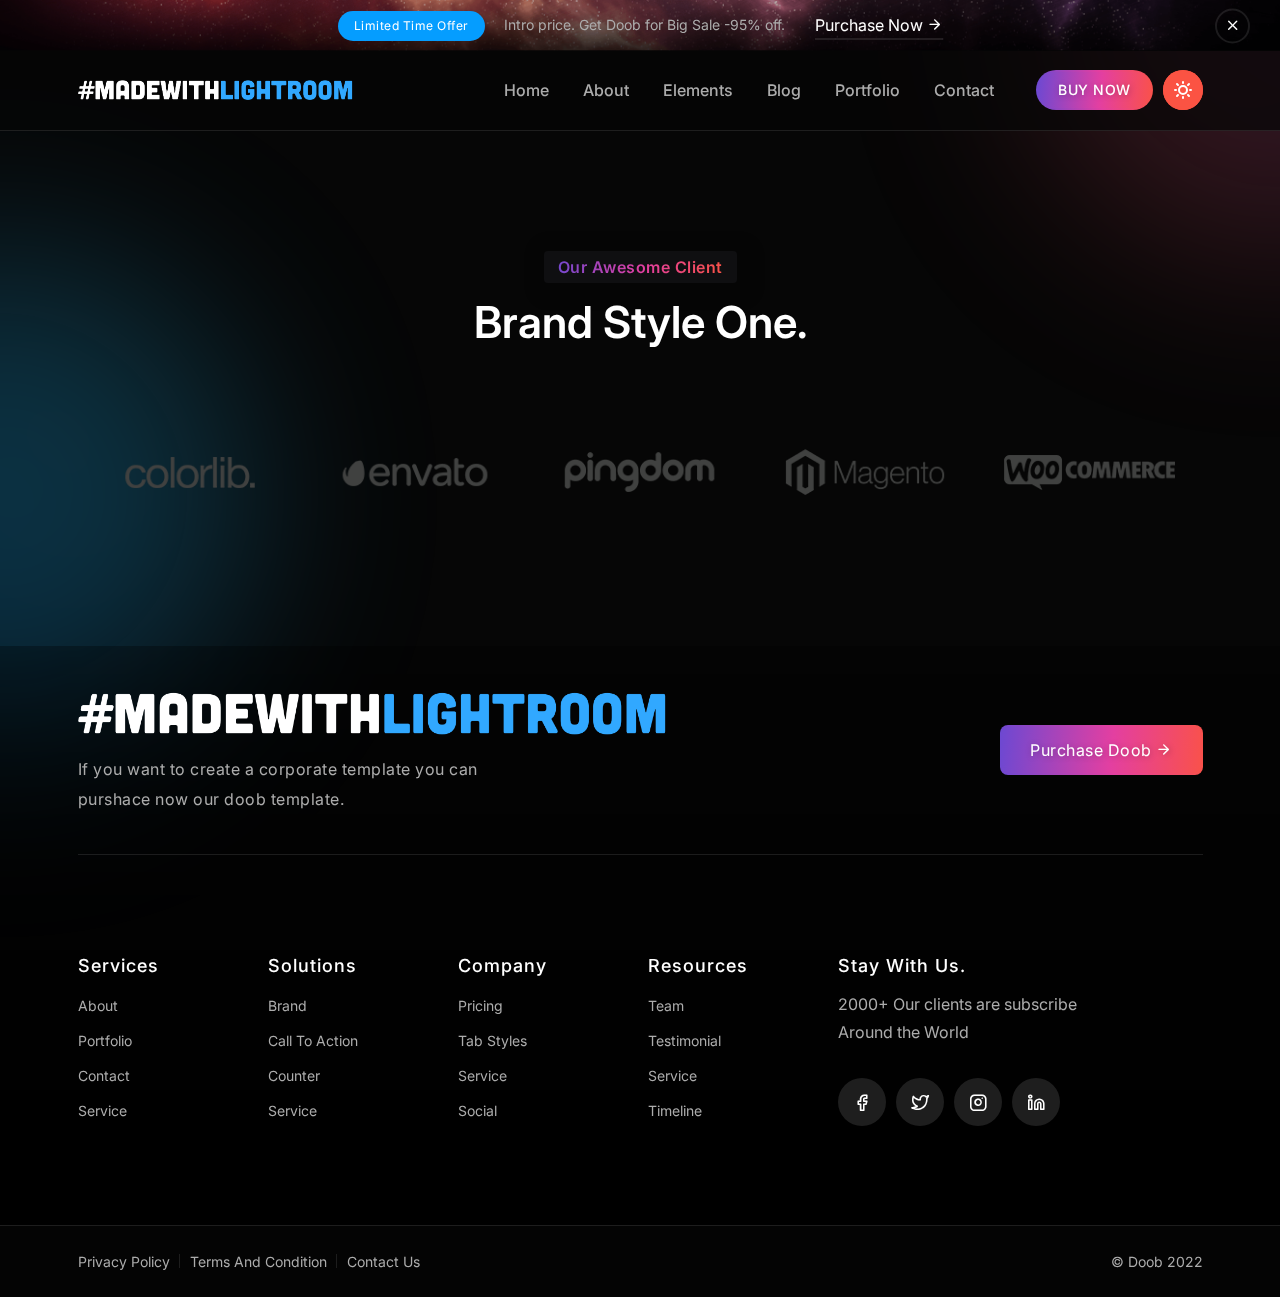
<file: brand-carouse.html>
<!DOCTYPE html>
<html lang="en">

<head>
    <meta charset="UTF-8">
    <meta name="viewport" content="width=device-width, initial-scale=1.0">
    <meta name="theme-style-mode" content="1"> <!-- 0 == light, 1 == dark -->

    <title>Brand Carousel || Doob Business and Consulting Bootstrap5 Template</title>
    <!-- Favicon -->
    <link rel="shortcut icon" type="image/x-icon" href="assets/images/favicon.png">
    <!-- CSS ============================================ -->
    <link rel="stylesheet" href="assets/css/vendor/bootstrap.min.css">
    <link rel="stylesheet" href="assets/css/plugins/animation.css">
    <link rel="stylesheet" href="assets/css/plugins/feature.css">
    <link rel="stylesheet" href="assets/css/plugins/magnify.min.css">
    <link rel="stylesheet" href="assets/css/plugins/slick.css">
    <link rel="stylesheet" href="assets/css/plugins/slick-theme.css">
    <link rel="stylesheet" href="assets/css/plugins/lightbox.css">
    <link rel="stylesheet" href="assets/css/style.css">
</head>

<body>
    <main class="page-wrapper">
        <!-- Start Header Top Area  -->
        <div class="header-top-news bg-image1">
            <div class="wrapper">
                <div class="container">
                    <div class="row">
                        <div class="col-lg-12">
                            <div class="inner">
                                <div class="content">
                                    <span class="rainbow-badge">Limited Time Offer</span>
                                    <span class="news-text">Intro price. Get Doob for Big Sale -95% off.</span>
                                </div>
                                <div class="right-button">
                                    <a class="btn-read-more" href="https://themeforest.net/checkout/from_item/34133466?license=regular">
                                        <span>Purchase Now <i class="feather-arrow-right"></i></span>
                                    </a>
                                </div>
                            </div>
                        </div>
                    </div>
                </div>
            </div>
            <div class="icon-close">
                <button class="close-button bgsection-activation">
                    <i class="feather-x"></i>
                </button>
            </div>
        </div>
        <!-- End Header Top Area  -->
        <!-- Start Header Area  -->
        <header class="rainbow-header header-default header-not-transparent header-sticky">
            <div class="container position-relative">
                <div class="row align-items-center row--0">
                    <div class="col-lg-3 col-md-6 col-4">
                        <div class="logo">
                            <a href="index.html">
                                <img class="logo-light" src="assets/images/logo/logo.png" alt="Corporate Logo">
                                <img class="logo-dark" src="assets/images/logo/logo-dark.png" alt="Corporate Logo">
                            </a>
                        </div>
                    </div>
                    <div class="col-lg-9 col-md-6 col-8 position-static">
                        <div class="header-right">

                            <nav class="mainmenu-nav d-none d-lg-block">
                                <ul class="mainmenu">
                                    <li class="with-megamenu has-menu-child-item position-relative"><a href="#">Home</a>
                                        <div class="rainbow-megamenu with-mega-item-2">
                                            <div class="wrapper">
                                                <div class="row row--0">
                                                    <div class="col-lg-6 single-mega-item">
                                                        <ul class="mega-menu-item">
                                                            <li><a href="index-landing.html">Sass Landing <span class="rainbow-badge-card">New</span></a></li>
                                                            <li><a href="index-application.html">Application <span class="rainbow-badge-card">New</span></a></li>
                                                            <li><a href="index-collaborate.html">Collaborate <span class="rainbow-badge-card">New</span></a></li>
                                                            <li><a href="index-business-consulting.html">Business Consulting</a></li>
                                                            <li><a href="index-business-consulting-2.html">Business Consulting 02</a></li>
                                                            <li><a href="index-magazine.html">Magazine <span class="rainbow-badge-card">New</span></a></li>
                                                            <li><a href="index-corporate.html">Corporate</a></li>
                                                            <li><a href="index-business.html">Business</a></li>
                                                            <li><a href="index-digital-agency.html">Digital Agency</a></li>
                                                            <li><a href="index-finance.html">Finance</a></li>
                                                            <li><a href="index-company.html">Company</a></li>
                                                            <li><a href="index-marketing-agency.html">Marketing Agency</a></li>
                                                        </ul>
                                                    </div>
                                                    <div class="col-lg-6 single-mega-item">
                                                        <ul class="mega-menu-item">
                                                            <li><a href="index-travel-agency.html">Travel Agency</a></li>
                                                            <li><a href="index-consulting.html">Consulting</a></li>
                                                            <li><a href="index-seo-agency.html">SEO Agency</a></li>
                                                            <li><a href="index-personal-portfolio.html">Personal Portfolio</a></li>
                                                            <li><a href="index-event-conference.html">Event Conference</a></li>
                                                            <li><a href="index-creative-portfolio.html">Creative Portfolio</a></li>
                                                            <li><a href="index-freelancer.html">Freelancer</a></li>
                                                            <li><a href="index-international-consulting.html">International Consulting</a></li>
                                                            <li><a href="index-startup.html">Startup</a></li>
                                                            <li><a href="index-web-agency.html">Web Agency</a></li>
                                                            <li><a href="index-corporate-one-page.html">Corporate One Page <span class="rainbow-badge-card">New</span></a></li>
                                                            <li><a href="index-photographer.html">Photographer <span class="rainbow-badge-card">New</span></a></li>
                                                        </ul>
                                                    </div>
                                                </div>
                                            </div>
                                        </div>
                                    </li>
                                    <li><a href="about.html">About</a></li>
                                    <li class="with-megamenu has-menu-child-item"><a href="#">Elements</a>
                                        <div class="rainbow-megamenu">
                                            <div class="wrapper">
                                                <div class="row row--0">
                                                    <div class="col-lg-3 single-mega-item">
                                                        <ul class="mega-menu-item">
                                                            <li><a href="button.html">Button</a></li>
                                                            <li><a href="service.html">Service</a></li>
                                                            <li><a href="counter.html">Counter</a></li>
                                                            <li><a href="progressbar.html">Progressbar</a></li>
                                                            <li><a href="accordion.html">Accordion</a></li>
                                                            <li><a href="social-share.html">Social Share</a></li>
                                                            <li><a href="blog-grid.html">Blog Grid</a></li>
                                                        </ul>
                                                    </div>
                                                    <div class="col-lg-3 single-mega-item">
                                                        <ul class="mega-menu-item">
                                                            <li><a href="team.html">Team</a></li>
                                                            <li><a href="portfolio.html">Portfolio</a></li>
                                                            <li><a href="testimonial.html">Testimonial</a></li>
                                                            <li><a href="timeline.html">Timeline</a></li>
                                                            <li><a href="tab.html">Tab</a></li>
                                                            <li><a href="pricing.html">Pricing</a></li>
                                                            <li><a href="split.html">Split Section</a></li>
                                                        </ul>
                                                    </div>
                                                    <div class="col-lg-3 single-mega-item">
                                                        <ul class="mega-menu-item">
                                                            <li><a href="call-to-action.html">Call To Action</a></li>
                                                            <li><a href="video.html">Video</a></li>
                                                            <li><a href="gallery.html">Gallery</a></li>
                                                            <li><a href="contact.html">Contact</a></li>
                                                            <li><a href="brand.html">Brand</a></li>
                                                            <li><a href="portfolio.html">Portfolio</a></li>
                                                            <li><a href="error.html">404</a></li>
                                                        </ul>
                                                    </div>
                                                    <div class="col-lg-3 single-mega-item">
                                                        <ul class="mega-menu-item">
                                                            <li><a href="advance-tab.html">Advance Tab <span
                                        class="rainbow-badge-card">Hot</span></a></li>
                                                            <li><a href="brand-carouse.html">Brand Carousel <span
                                        class="rainbow-badge-card">New</span></a></li>
                                                            <li><a href="advance-pricing.html">Advance Pricing <span
                                        class="rainbow-badge-card">Hot</span></a></li>
                                                            <li><a href="portfolio-details.html">Portfolio Details</a></li>
                                                            <li><a href="blog-details.html">Blog Details</a></li>
                                                            <li><a href="privacy-policy.html">Privacy Policy <span
                                class="rainbow-badge-card">New</span></a></li>
                                                            <li><a href="login.html">Profile <span
                                class="rainbow-badge-card">New</span></a></li>
                                                        </ul>
                                                    </div>
                                                </div>
                                            </div>
                                        </div>
                                    </li>

                                    <li class="has-droupdown has-menu-child-item"><a href="#">Blog</a>
                                        <ul class="submenu">
                                            <li><a href="blog-grid.html">Blog Grid</a></li>
                                            <li><a href="blog-grid-sidebar.html">Blog Grid Sidebar</a></li>
                                            <li><a href="blog-list-view.html">Blog List View</a></li>
                                            <li><a href="blog-list-sidebar.html">Blog List View Sidebar</a></li>
                                            <li><a href="blog-details.html">Blog Details</a></li>
                                        </ul>
                                    </li>

                                    <li class="has-droupdown has-menu-child-item"><a href="#">Portfolio</a>
                                        <ul class="submenu">
                                            <li><a href="portfolio.html">Portfolio Default</a></li>
                                            <li><a href="portfolio-three-column.html">Portfolio Three Column</a></li>
                                            <li><a href="portfolio-full-width.html">Portfolio Full Width</a></li>
                                            <li><a href="portfolio-grid-layout.html">Portfolio Grid Layout</a></li>
                                            <li><a href="portfolio-box-layout.html">Portfolio Box Layout</a></li>
                                            <li><a href="portfolio-details.html">Portfolio Details</a></li>
                                        </ul>
                                    </li>
                                    <li><a href="contact.html">Contact</a></li>
                                </ul>







                            </nav>

                            <!-- Start Header Btn  -->
                            <div class="header-btn">
                                <a class="btn-default btn-small round" target="_blank" href="https://themeforest.net/checkout/from_item/34133466?license=regular">BUY NOW</a>
                            </div>
                            <!-- End Header Btn  -->

                            <!-- Start Mobile-Menu-Bar -->
                            <div class="mobile-menu-bar ml--5 d-block d-lg-none">
                                <div class="hamberger">
                                    <button class="hamberger-button">
                                        <i class="feather-menu"></i>
                                    </button>
                                </div>
                            </div>
                            <!-- Start Mobile-Menu-Bar -->

                            <div id="my_switcher" class="my_switcher">
                                <ul>
                                    <li>
                                        <a href="javascript: void(0);" data-theme="light" class="setColor light">
                                            <img class="sun-image" src="assets/images/icons/sun-01.svg" alt="Sun images">
                                        </a>
                                    </li>
                                    <li>
                                        <a href="javascript: void(0);" data-theme="dark" class="setColor dark">
                                            <img class="Victor Image" src="assets/images/icons/vector.svg" alt="Vector Images">
                                        </a>
                                    </li>
                                </ul>
                            </div>

                        </div>
                    </div>
                </div>
            </div>
        </header>
        <!-- End Header Area  -->
        <div class="popup-mobile-menu">
            <div class="inner">
                <div class="header-top">
                    <div class="logo">
                        <a href="index.html">
                            <img class="logo-light" src="assets/images/logo/logo.png" alt="Corporate Logo">
                            <img class="logo-dark" src="assets/images/logo/logo-dark.png" alt="Corporate Logo">
                        </a>
                    </div>
                    <div class="close-menu">
                        <button class="close-button">
                            <i class="feather-x"></i>
                        </button>
                    </div>
                </div>
                <ul class="mainmenu">
                    <li class="with-megamenu has-menu-child-item position-relative"><a href="#">Home</a>
                        <div class="rainbow-megamenu with-mega-item-2">
                            <div class="wrapper">
                                <div class="row row--0">
                                    <div class="col-lg-6 single-mega-item">
                                        <ul class="mega-menu-item">
                                            <li><a href="index-landing.html">Sass Landing <span class="rainbow-badge-card">New</span></a></li>
                                            <li><a href="index-application.html">Application <span class="rainbow-badge-card">New</span></a></li>
                                            <li><a href="index-collaborate.html">Collaborate <span class="rainbow-badge-card">New</span></a></li>
                                            <li><a href="index-business-consulting.html">Business Consulting</a></li>
                                            <li><a href="index-business-consulting-2.html">Business Consulting 02</a></li>
                                            <li><a href="index-magazine.html">Magazine <span class="rainbow-badge-card">New</span></a></li>
                                            <li><a href="index-corporate.html">Corporate</a></li>
                                            <li><a href="index-business.html">Business</a></li>
                                            <li><a href="index-digital-agency.html">Digital Agency</a></li>
                                            <li><a href="index-finance.html">Finance</a></li>
                                            <li><a href="index-company.html">Company</a></li>
                                            <li><a href="index-marketing-agency.html">Marketing Agency</a></li>
                                        </ul>
                                    </div>
                                    <div class="col-lg-6 single-mega-item">
                                        <ul class="mega-menu-item">
                                            <li><a href="index-travel-agency.html">Travel Agency</a></li>
                                            <li><a href="index-consulting.html">Consulting</a></li>
                                            <li><a href="index-seo-agency.html">SEO Agency</a></li>
                                            <li><a href="index-personal-portfolio.html">Personal Portfolio</a></li>
                                            <li><a href="index-event-conference.html">Event Conference</a></li>
                                            <li><a href="index-creative-portfolio.html">Creative Portfolio</a></li>
                                            <li><a href="index-freelancer.html">Freelancer</a></li>
                                            <li><a href="index-international-consulting.html">International Consulting</a></li>
                                            <li><a href="index-startup.html">Startup</a></li>
                                            <li><a href="index-web-agency.html">Web Agency</a></li>
                                            <li><a href="index-corporate-one-page.html">Corporate One Page <span class="rainbow-badge-card">New</span></a></li>
                                            <li><a href="index-photographer.html">Photographer <span class="rainbow-badge-card">New</span></a></li>
                                        </ul>
                                    </div>
                                </div>
                            </div>
                        </div>
                    </li>
                    <li><a href="about.html">About</a></li>
                    <li class="with-megamenu has-menu-child-item"><a href="#">Elements</a>
                        <div class="rainbow-megamenu">
                            <div class="wrapper">
                                <div class="row row--0">
                                    <div class="col-lg-3 single-mega-item">
                                        <ul class="mega-menu-item">
                                            <li><a href="button.html">Button</a></li>
                                            <li><a href="service.html">Service</a></li>
                                            <li><a href="counter.html">Counter</a></li>
                                            <li><a href="progressbar.html">Progressbar</a></li>
                                            <li><a href="accordion.html">Accordion</a></li>
                                            <li><a href="social-share.html">Social Share</a></li>
                                            <li><a href="blog-grid.html">Blog Grid</a></li>
                                        </ul>
                                    </div>
                                    <div class="col-lg-3 single-mega-item">
                                        <ul class="mega-menu-item">
                                            <li><a href="team.html">Team</a></li>
                                            <li><a href="portfolio.html">Portfolio</a></li>
                                            <li><a href="testimonial.html">Testimonial</a></li>
                                            <li><a href="timeline.html">Timeline</a></li>
                                            <li><a href="tab.html">Tab</a></li>
                                            <li><a href="pricing.html">Pricing</a></li>
                                            <li><a href="split.html">Split Section</a></li>
                                        </ul>
                                    </div>
                                    <div class="col-lg-3 single-mega-item">
                                        <ul class="mega-menu-item">
                                            <li><a href="call-to-action.html">Call To Action</a></li>
                                            <li><a href="video.html">Video</a></li>
                                            <li><a href="gallery.html">Gallery</a></li>
                                            <li><a href="contact.html">Contact</a></li>
                                            <li><a href="brand.html">Brand</a></li>
                                            <li><a href="portfolio.html">Portfolio</a></li>
                                            <li><a href="error.html">404</a></li>
                                        </ul>
                                    </div>
                                    <div class="col-lg-3 single-mega-item">
                                        <ul class="mega-menu-item">
                                            <li><a href="advance-tab.html">Advance Tab <span
                                        class="rainbow-badge-card">Hot</span></a></li>
                                            <li><a href="brand-carouse.html">Brand Carousel <span
                                        class="rainbow-badge-card">New</span></a></li>
                                            <li><a href="advance-pricing.html">Advance Pricing <span
                                        class="rainbow-badge-card">Hot</span></a></li>
                                            <li><a href="portfolio-details.html">Portfolio Details</a></li>
                                            <li><a href="blog-details.html">Blog Details</a></li>
                                            <li><a href="privacy-policy.html">Privacy Policy <span
                                class="rainbow-badge-card">New</span></a></li>
                                            <li><a href="login.html">Profile <span
                                class="rainbow-badge-card">New</span></a></li>
                                        </ul>
                                    </div>
                                </div>
                            </div>
                        </div>
                    </li>

                    <li class="has-droupdown has-menu-child-item"><a href="#">Blog</a>
                        <ul class="submenu">
                            <li><a href="blog-grid.html">Blog Grid</a></li>
                            <li><a href="blog-grid-sidebar.html">Blog Grid Sidebar</a></li>
                            <li><a href="blog-list-view.html">Blog List View</a></li>
                            <li><a href="blog-list-sidebar.html">Blog List View Sidebar</a></li>
                            <li><a href="blog-details.html">Blog Details</a></li>
                        </ul>
                    </li>

                    <li class="has-droupdown has-menu-child-item"><a href="#">Portfolio</a>
                        <ul class="submenu">
                            <li><a href="portfolio.html">Portfolio Default</a></li>
                            <li><a href="portfolio-three-column.html">Portfolio Three Column</a></li>
                            <li><a href="portfolio-full-width.html">Portfolio Full Width</a></li>
                            <li><a href="portfolio-grid-layout.html">Portfolio Grid Layout</a></li>
                            <li><a href="portfolio-box-layout.html">Portfolio Box Layout</a></li>
                            <li><a href="portfolio-details.html">Portfolio Details</a></li>
                        </ul>
                    </li>
                    <li><a href="contact.html">Contact</a></li>
                </ul>







            </div>
        </div>

        <!-- Start Theme Style  -->
        <div>
            <div class="rainbow-gradient-circle"></div>
            <div class="rainbow-gradient-circle theme-pink"></div>
        </div>
        <!-- End Theme Style  -->




        <div class="main-content">

            <!-- Start Brand Style-1  -->
            <div class="rainbow-brand-area rainbow-section-gap">
                <div class="container">
                    <div class="row">
                        <div class="col-lg-12">
                            <div class="section-title text-center" data-sal="slide-up" data-sal-duration="700" data-sal-delay="100">
                                <h4 class="subtitle "><span class="theme-gradient">Our Awesome Client</span></h4>
                                <h2 class="title w-600 mb--20">Brand Style One.</h2>
                            </div>
                        </div>
                    </div>
                    <div class="row">
                        <div class="col-lg-12 mt--40">
                            <ul class="advance-brand brand-carousel-init rainbow-slick-arrow">
                                <li><a href="#"><img src="assets/images/brand/brand-01.png" alt="Brand Image"></a></li>
                                <li><a href="#"><img src="assets/images/brand/brand-02.png" alt="Brand Image"></a></li>
                                <li><a href="#"><img src="assets/images/brand/brand-03.png" alt="Brand Image"></a></li>
                                <li><a href="#"><img src="assets/images/brand/brand-04.png" alt="Brand Image"></a></li>
                                <li><a href="#"><img src="assets/images/brand/brand-05.png" alt="Brand Image"></a></li>
                                <li><a href="#"><img src="assets/images/brand/brand-06.png" alt="Brand Image"></a></li>
                                <li><a href="#"><img src="assets/images/brand/brand-07.png" alt="Brand Image"></a></li>
                                <li><a href="#"><img src="assets/images/brand/brand-08.png" alt="Brand Image"></a></li>
                            </ul>
                        </div>
                    </div>
                </div>
            </div>
            <!-- End Brand Style-1  -->

        </div>

        <!-- Start Footer Area  -->
        <footer class="rainbow-footer footer-style-default variation-two">
            <div class="rainbow-callto-action clltoaction-style-default style-7">
                <div class="container">
                    <div class="row row--0 align-items-center content-wrapper">
                        <div class="col-lg-8 col-md-8">
                            <div class="inner">
                                <div class="content text-left">
                                    <div class="logo">
                                        <a href="index.html">
                                            <img class="logo-light" src="assets/images/logo/logo.png" alt="Corporate Logo">
                                            <img class="logo-dark" src="assets/images/logo/logo-dark.png" alt="Corporate Logo">
                                        </a>
                                    </div>
                                    <p class="subtitle" data-sal="slide-up" data-sal-duration="400" data-sal-delay="150">If you want to create a corporate template you can purshace now
                                        our doob
                                        template.</p>
                                </div>
                            </div>
                        </div>
                        <div class="col-lg-4 col-md-4" data-sal="slide-up" data-sal-duration="400" data-sal-delay="150">
                            <div class="call-to-btn text-left mt_sm--20 text-lg-right">
                                <a class="btn-default" href="https://themeforest.net/checkout/from_item/34133466?license=regular">Purchase Doob
                                    <i class="feather-arrow-right"></i>
                                </a>
                            </div>
                        </div>
                    </div>
                </div>
            </div>
            <div class="footer-top">
                <div class="container">
                    <div class="row">
                        <div class="col-lg-2 col-md-6 col-sm-6 col-12">
                            <div class="rainbow-footer-widget">
                                <h4 class="title">Services</h4>
                                <div class="inner">
                                    <ul class="footer-link link-hover">
                                        <li><a href="about.html">About</a></li>
                                        <li><a href="portfolio.html">Portfolio</a></li>
                                        <li><a href="contact.html">Contact</a></li>
                                        <li><a href="service.html">Service</a></li>
                                    </ul>
                                </div>
                            </div>
                        </div>
                        <div class="col-lg-2 col-md-6 col-sm-6 col-12">
                            <div class="rainbow-footer-widget">
                                <div class="widget-menu-top">
                                    <h4 class="title">Solutions</h4>
                                    <div class="inner">
                                        <ul class="footer-link link-hover">
                                            <li><a href="brand.html">Brand</a></li>
                                            <li><a href="call-to-action.html">call To Action</a></li>
                                            <li><a href="counter.html">Counter</a></li>
                                            <li><a href="service.html">Service</a></li>
                                        </ul>
                                    </div>
                                </div>
                            </div>
                        </div>
                        <div class="col-lg-2 col-md-6 col-sm-6 col-12">
                            <div class="rainbow-footer-widget">
                                <h4 class="title">Company</h4>
                                <div class="inner">
                                    <ul class="footer-link link-hover">
                                        <li><a href="pricing.html">Pricing</a></li>
                                        <li><a href="tab.html">Tab Styles</a></li>
                                        <li><a href="service.html">Service</a></li>
                                        <li><a href="social-share.html">Social</a></li>
                                    </ul>
                                </div>
                            </div>
                        </div>
                        <div class="col-lg-2 col-md-6 col-sm-6 col-12">
                            <div class="rainbow-footer-widget">
                                <h4 class="title">Resources</h4>
                                <div class="inner">
                                    <ul class="footer-link link-hover">
                                        <li><a href="team.html">Team</a></li>
                                        <li><a href="testimonial.html">Testimonial</a></li>
                                        <li><a href="service.html">Service</a></li>
                                        <li><a href="timeline.html">Timeline</a></li>
                                    </ul>
                                </div>
                            </div>
                        </div>
                        <div class="col-lg-4 col-md-6 col-sm-6 col-12">
                            <div class="rainbow-footer-widget">
                                <h4 class="title">Stay With Us.</h4>
                                <div class="inner">
                                    <h6 class="subtitle">2000+ Our clients are subscribe Around the World</h6>
                                    <ul class="social-icon social-default justify-content-start">
                                        <li><a href="https://www.facebook.com/">
                                                <i class="feather-facebook"></i>
                                            </a>
                                        </li>
                                        <li><a href="https://www.twitter.com">
                                                <i class="feather-twitter"></i>
                                            </a>
                                        </li>
                                        <li><a href="https://www.instagram.com/">
                                                <i class="feather-instagram"></i>
                                            </a>
                                        </li>
                                        <li><a href="https://www.linkdin.com/">
                                                <i class="feather-linkedin"></i>
                                            </a>
                                        </li>
                                    </ul>
                                </div>
                            </div>
                        </div>
                    </div>
                </div>
            </div>
        </footer>
        <!-- End Footer Area  -->
        <!-- Start Copy Right Area  -->
        <div class="copyright-area copyright-style-one">
            <div class="container">
                <div class="row align-items-center">
                    <div class="col-lg-6 col-md-8 col-sm-12 col-12">
                        <div class="copyright-left">
                            <ul class="ft-menu link-hover">
                                <li>
                                    <a href="privacy-policy.html">Privacy Policy</a>
                                </li>
                                <li>
                                    <a href="#">Terms And Condition</a>
                                </li>
                                <li>
                                    <a href="contact.html">Contact Us</a>
                                </li>
                            </ul>
                        </div>
                    </div>
                    <div class="col-lg-6 col-md-4 col-sm-12 col-12">
                        <div class="copyright-right text-center text-lg-end">
                            <p class="copyright-text">© Doob 2022</p>
                        </div>
                    </div>
                </div>
            </div>
        </div>
        <!-- End Copy Right Area  -->
    </main>

    <!-- All Scripts  -->
    <!-- Start Top To Bottom Area  -->
    <div class="rainbow-back-top">
        <i class="feather-arrow-up"></i>
    </div>
    <!-- End Top To Bottom Area  -->
    <!-- JS
============================================ -->
    <script src="assets/js/vendor/modernizr.min.js"></script>
    <script src="assets/js/vendor/jquery.min.js"></script>
    <script src="assets/js/vendor/bootstrap.min.js"></script>
    <script src="assets/js/vendor/popper.min.js"></script>
    <script src="assets/js/vendor/waypoint.min.js"></script>
    <script src="assets/js/vendor/wow.min.js"></script>
    <script src="assets/js/vendor/counterup.min.js"></script>
    <script src="assets/js/vendor/feather.min.js"></script>
    <script src="assets/js/vendor/sal.min.js"></script>
    <script src="assets/js/vendor/masonry.js"></script>
    <script src="assets/js/vendor/imageloaded.js"></script>
    <script src="assets/js/vendor/magnify.min.js"></script>
    <script src="assets/js/vendor/lightbox.js"></script>
    <script src="assets/js/vendor/slick.min.js"></script>
    <script src="assets/js/vendor/easypie.js"></script>
    <script src="assets/js/vendor/text-type.js"></script>
    <script src="assets/js/vendor/jquery.style.swicher.js"></script>
    <script src="assets/js/vendor/js.cookie.js"></script>
    <script src="assets/js/vendor/jquery-one-page-nav.js"></script>
    <!-- Main JS -->
    <script src="assets/js/main.js"></script>
</body>

</html>
</file>
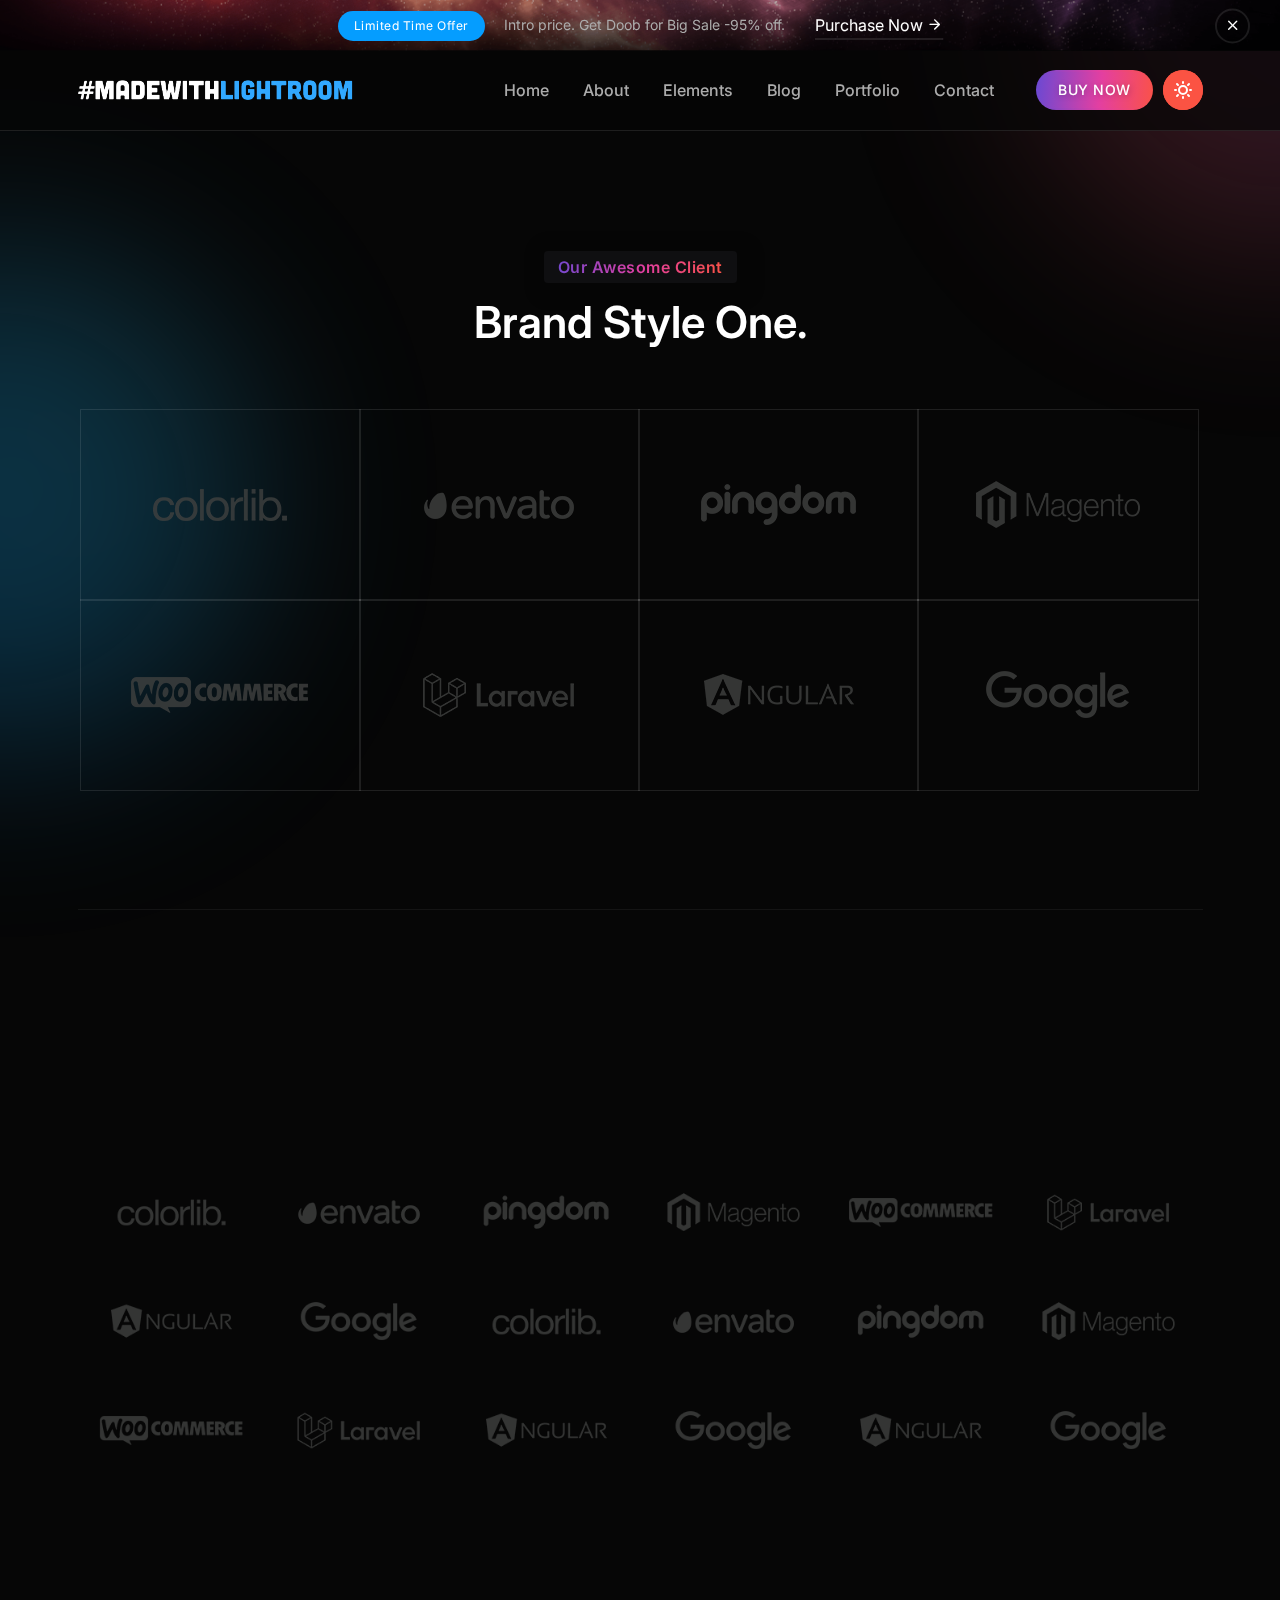
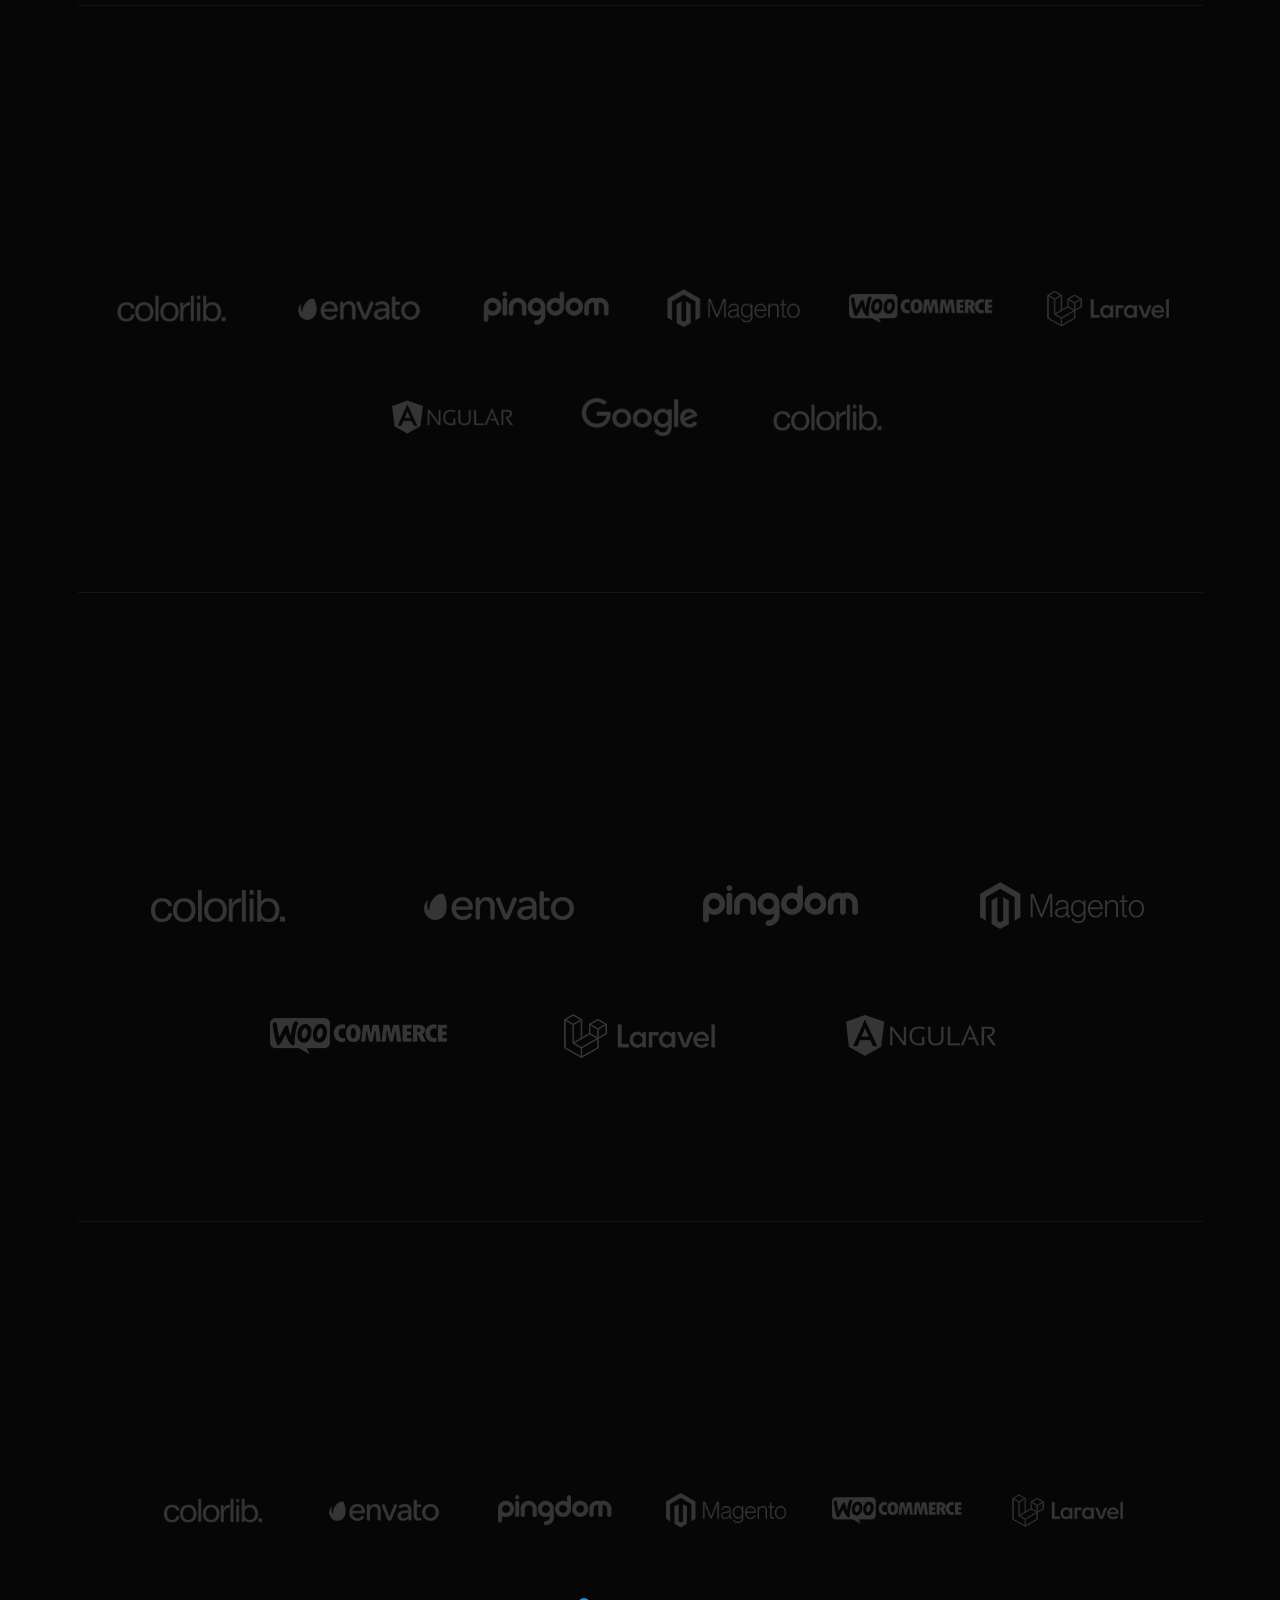
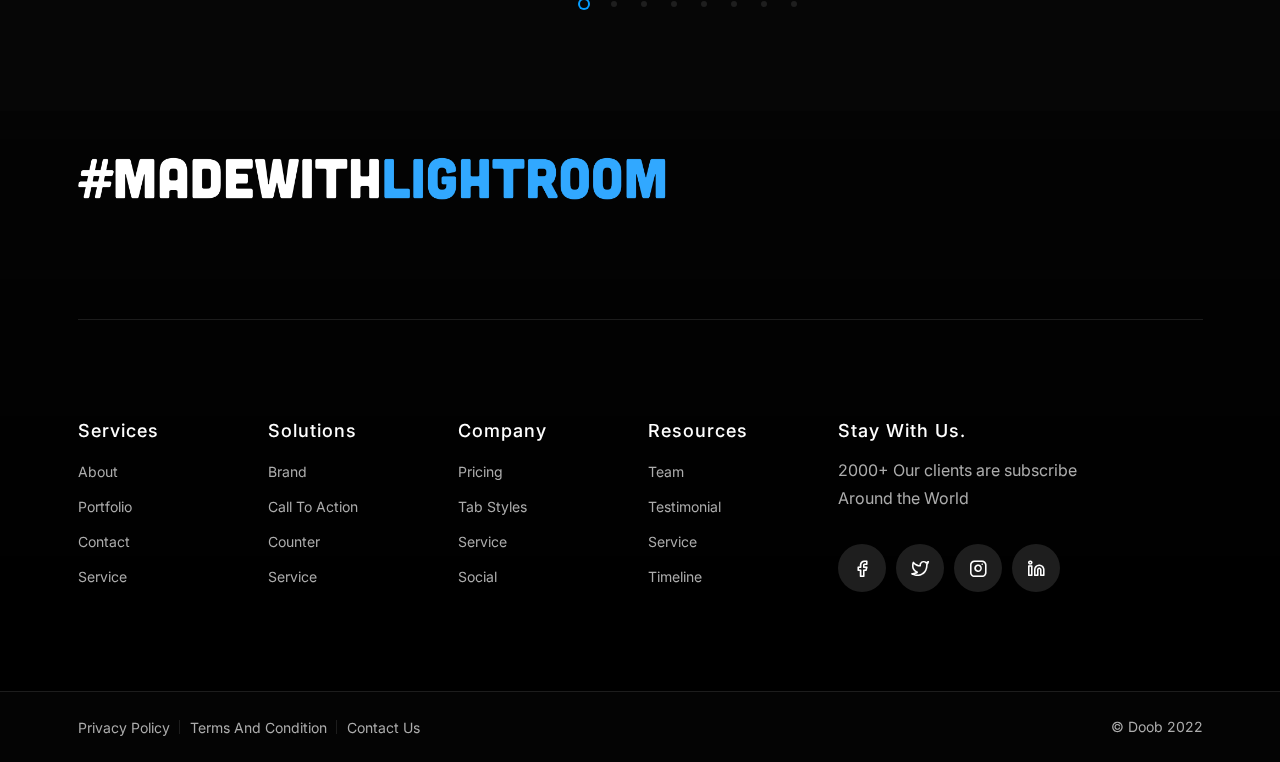
<file: brand.html>
<!DOCTYPE html>
<html lang="en">

<head>
    <meta charset="UTF-8">
    <meta name="viewport" content="width=device-width, initial-scale=1.0">
    <meta name="theme-style-mode" content="1"> <!-- 0 == light, 1 == dark -->

    <title>Brand || Doob Business and Consulting Bootstrap5 Template</title>
    <!-- Favicon -->
    <link rel="shortcut icon" type="image/x-icon" href="assets/images/favicon.png">
    <!-- CSS ============================================ -->
    <link rel="stylesheet" href="assets/css/vendor/bootstrap.min.css">
    <link rel="stylesheet" href="assets/css/plugins/animation.css">
    <link rel="stylesheet" href="assets/css/plugins/feature.css">
    <link rel="stylesheet" href="assets/css/plugins/magnify.min.css">
    <link rel="stylesheet" href="assets/css/plugins/slick.css">
    <link rel="stylesheet" href="assets/css/plugins/slick-theme.css">
    <link rel="stylesheet" href="assets/css/plugins/lightbox.css">
    <link rel="stylesheet" href="assets/css/style.css">
</head>

<body>
    <main class="page-wrapper">

        <!-- Start Header Top Area  -->
        <div class="header-top-news bg-image1">
            <div class="wrapper">
                <div class="container">
                    <div class="row">
                        <div class="col-lg-12">
                            <div class="inner">
                                <div class="content">
                                    <span class="rainbow-badge">Limited Time Offer</span>
                                    <span class="news-text">Intro price. Get Doob for Big Sale -95% off.</span>
                                </div>
                                <div class="right-button">
                                    <a class="btn-read-more" href="https://themeforest.net/checkout/from_item/34133466?license=regular">
                                        <span>Purchase Now <i class="feather-arrow-right"></i></span>
                                    </a>
                                </div>
                            </div>
                        </div>
                    </div>
                </div>
            </div>
            <div class="icon-close">
                <button class="close-button bgsection-activation">
                    <i class="feather-x"></i>
                </button>
            </div>
        </div>
        <!-- End Header Top Area  -->
        <!-- Start Header Area  -->
        <header class="rainbow-header header-default header-not-transparent header-sticky">
            <div class="container position-relative">
                <div class="row align-items-center row--0">
                    <div class="col-lg-3 col-md-6 col-4">
                        <div class="logo">
                            <a href="index.html">
                                <img class="logo-light" src="assets/images/logo/logo.png" alt="Corporate Logo">
                                <img class="logo-dark" src="assets/images/logo/logo-dark.png" alt="Corporate Logo">
                            </a>
                        </div>
                    </div>
                    <div class="col-lg-9 col-md-6 col-8 position-static">
                        <div class="header-right">

                            <nav class="mainmenu-nav d-none d-lg-block">
                                <ul class="mainmenu">
                                    <li class="with-megamenu has-menu-child-item position-relative"><a href="#">Home</a>
                                        <div class="rainbow-megamenu with-mega-item-2">
                                            <div class="wrapper">
                                                <div class="row row--0">
                                                    <div class="col-lg-6 single-mega-item">
                                                        <ul class="mega-menu-item">
                                                            <li><a href="index-landing.html">Sass Landing <span class="rainbow-badge-card">New</span></a></li>
                                                            <li><a href="index-application.html">Application <span class="rainbow-badge-card">New</span></a></li>
                                                            <li><a href="index-collaborate.html">Collaborate <span class="rainbow-badge-card">New</span></a></li>
                                                            <li><a href="index-business-consulting.html">Business Consulting</a></li>
                                                            <li><a href="index-business-consulting-2.html">Business Consulting 02</a></li>
                                                            <li><a href="index-magazine.html">Magazine <span class="rainbow-badge-card">New</span></a></li>
                                                            <li><a href="index-corporate.html">Corporate</a></li>
                                                            <li><a href="index-business.html">Business</a></li>
                                                            <li><a href="index-digital-agency.html">Digital Agency</a></li>
                                                            <li><a href="index-finance.html">Finance</a></li>
                                                            <li><a href="index-company.html">Company</a></li>
                                                            <li><a href="index-marketing-agency.html">Marketing Agency</a></li>
                                                        </ul>
                                                    </div>
                                                    <div class="col-lg-6 single-mega-item">
                                                        <ul class="mega-menu-item">
                                                            <li><a href="index-travel-agency.html">Travel Agency</a></li>
                                                            <li><a href="index-consulting.html">Consulting</a></li>
                                                            <li><a href="index-seo-agency.html">SEO Agency</a></li>
                                                            <li><a href="index-personal-portfolio.html">Personal Portfolio</a></li>
                                                            <li><a href="index-event-conference.html">Event Conference</a></li>
                                                            <li><a href="index-creative-portfolio.html">Creative Portfolio</a></li>
                                                            <li><a href="index-freelancer.html">Freelancer</a></li>
                                                            <li><a href="index-international-consulting.html">International Consulting</a></li>
                                                            <li><a href="index-startup.html">Startup</a></li>
                                                            <li><a href="index-web-agency.html">Web Agency</a></li>
                                                            <li><a href="index-corporate-one-page.html">Corporate One Page <span class="rainbow-badge-card">New</span></a></li>
                                                            <li><a href="index-photographer.html">Photographer <span class="rainbow-badge-card">New</span></a></li>
                                                        </ul>
                                                    </div>
                                                </div>
                                            </div>
                                        </div>
                                    </li>
                                    <li><a href="about.html">About</a></li>
                                    <li class="with-megamenu has-menu-child-item"><a href="#">Elements</a>
                                        <div class="rainbow-megamenu">
                                            <div class="wrapper">
                                                <div class="row row--0">
                                                    <div class="col-lg-3 single-mega-item">
                                                        <ul class="mega-menu-item">
                                                            <li><a href="button.html">Button</a></li>
                                                            <li><a href="service.html">Service</a></li>
                                                            <li><a href="counter.html">Counter</a></li>
                                                            <li><a href="progressbar.html">Progressbar</a></li>
                                                            <li><a href="accordion.html">Accordion</a></li>
                                                            <li><a href="social-share.html">Social Share</a></li>
                                                            <li><a href="blog-grid.html">Blog Grid</a></li>
                                                        </ul>
                                                    </div>
                                                    <div class="col-lg-3 single-mega-item">
                                                        <ul class="mega-menu-item">
                                                            <li><a href="team.html">Team</a></li>
                                                            <li><a href="portfolio.html">Portfolio</a></li>
                                                            <li><a href="testimonial.html">Testimonial</a></li>
                                                            <li><a href="timeline.html">Timeline</a></li>
                                                            <li><a href="tab.html">Tab</a></li>
                                                            <li><a href="pricing.html">Pricing</a></li>
                                                            <li><a href="split.html">Split Section</a></li>
                                                        </ul>
                                                    </div>
                                                    <div class="col-lg-3 single-mega-item">
                                                        <ul class="mega-menu-item">
                                                            <li><a href="call-to-action.html">Call To Action</a></li>
                                                            <li><a href="video.html">Video</a></li>
                                                            <li><a href="gallery.html">Gallery</a></li>
                                                            <li><a href="contact.html">Contact</a></li>
                                                            <li><a href="brand.html">Brand</a></li>
                                                            <li><a href="portfolio.html">Portfolio</a></li>
                                                            <li><a href="error.html">404</a></li>
                                                        </ul>
                                                    </div>
                                                    <div class="col-lg-3 single-mega-item">
                                                        <ul class="mega-menu-item">
                                                            <li><a href="advance-tab.html">Advance Tab <span
                                        class="rainbow-badge-card">Hot</span></a></li>
                                                            <li><a href="brand-carouse.html">Brand Carousel <span
                                        class="rainbow-badge-card">New</span></a></li>
                                                            <li><a href="advance-pricing.html">Advance Pricing <span
                                        class="rainbow-badge-card">Hot</span></a></li>
                                                            <li><a href="portfolio-details.html">Portfolio Details</a></li>
                                                            <li><a href="blog-details.html">Blog Details</a></li>
                                                            <li><a href="privacy-policy.html">Privacy Policy <span
                                class="rainbow-badge-card">New</span></a></li>
                                                            <li><a href="login.html">Profile <span
                                class="rainbow-badge-card">New</span></a></li>
                                                        </ul>
                                                    </div>
                                                </div>
                                            </div>
                                        </div>
                                    </li>

                                    <li class="has-droupdown has-menu-child-item"><a href="#">Blog</a>
                                        <ul class="submenu">
                                            <li><a href="blog-grid.html">Blog Grid</a></li>
                                            <li><a href="blog-grid-sidebar.html">Blog Grid Sidebar</a></li>
                                            <li><a href="blog-list-view.html">Blog List View</a></li>
                                            <li><a href="blog-list-sidebar.html">Blog List View Sidebar</a></li>
                                            <li><a href="blog-details.html">Blog Details</a></li>
                                        </ul>
                                    </li>

                                    <li class="has-droupdown has-menu-child-item"><a href="#">Portfolio</a>
                                        <ul class="submenu">
                                            <li><a href="portfolio.html">Portfolio Default</a></li>
                                            <li><a href="portfolio-three-column.html">Portfolio Three Column</a></li>
                                            <li><a href="portfolio-full-width.html">Portfolio Full Width</a></li>
                                            <li><a href="portfolio-grid-layout.html">Portfolio Grid Layout</a></li>
                                            <li><a href="portfolio-box-layout.html">Portfolio Box Layout</a></li>
                                            <li><a href="portfolio-details.html">Portfolio Details</a></li>
                                        </ul>
                                    </li>
                                    <li><a href="contact.html">Contact</a></li>
                                </ul>







                            </nav>

                            <!-- Start Header Btn  -->
                            <div class="header-btn">
                                <a class="btn-default btn-small round" target="_blank" href="https://themeforest.net/checkout/from_item/34133466?license=regular">BUY NOW</a>
                            </div>
                            <!-- End Header Btn  -->

                            <!-- Start Mobile-Menu-Bar -->
                            <div class="mobile-menu-bar ml--5 d-block d-lg-none">
                                <div class="hamberger">
                                    <button class="hamberger-button">
                                        <i class="feather-menu"></i>
                                    </button>
                                </div>
                            </div>
                            <!-- Start Mobile-Menu-Bar -->

                            <div id="my_switcher" class="my_switcher">
                                <ul>
                                    <li>
                                        <a href="javascript: void(0);" data-theme="light" class="setColor light">
                                            <img class="sun-image" src="assets/images/icons/sun-01.svg" alt="Sun images">
                                        </a>
                                    </li>
                                    <li>
                                        <a href="javascript: void(0);" data-theme="dark" class="setColor dark">
                                            <img class="Victor Image" src="assets/images/icons/vector.svg" alt="Vector Images">
                                        </a>
                                    </li>
                                </ul>
                            </div>

                        </div>
                    </div>
                </div>
            </div>
        </header>
        <!-- End Header Area  -->
        <div class="popup-mobile-menu">
            <div class="inner">
                <div class="header-top">
                    <div class="logo">
                        <a href="index.html">
                            <img class="logo-light" src="assets/images/logo/logo.png" alt="Corporate Logo">
                            <img class="logo-dark" src="assets/images/logo/logo-dark.png" alt="Corporate Logo">
                        </a>
                    </div>
                    <div class="close-menu">
                        <button class="close-button">
                            <i class="feather-x"></i>
                        </button>
                    </div>
                </div>
                <ul class="mainmenu">
                    <li class="with-megamenu has-menu-child-item position-relative"><a href="#">Home</a>
                        <div class="rainbow-megamenu with-mega-item-2">
                            <div class="wrapper">
                                <div class="row row--0">
                                    <div class="col-lg-6 single-mega-item">
                                        <ul class="mega-menu-item">
                                            <li><a href="index-landing.html">Sass Landing <span class="rainbow-badge-card">New</span></a></li>
                                            <li><a href="index-application.html">Application <span class="rainbow-badge-card">New</span></a></li>
                                            <li><a href="index-collaborate.html">Collaborate <span class="rainbow-badge-card">New</span></a></li>
                                            <li><a href="index-business-consulting.html">Business Consulting</a></li>
                                            <li><a href="index-business-consulting-2.html">Business Consulting 02</a></li>
                                            <li><a href="index-magazine.html">Magazine <span class="rainbow-badge-card">New</span></a></li>
                                            <li><a href="index-corporate.html">Corporate</a></li>
                                            <li><a href="index-business.html">Business</a></li>
                                            <li><a href="index-digital-agency.html">Digital Agency</a></li>
                                            <li><a href="index-finance.html">Finance</a></li>
                                            <li><a href="index-company.html">Company</a></li>
                                            <li><a href="index-marketing-agency.html">Marketing Agency</a></li>
                                        </ul>
                                    </div>
                                    <div class="col-lg-6 single-mega-item">
                                        <ul class="mega-menu-item">
                                            <li><a href="index-travel-agency.html">Travel Agency</a></li>
                                            <li><a href="index-consulting.html">Consulting</a></li>
                                            <li><a href="index-seo-agency.html">SEO Agency</a></li>
                                            <li><a href="index-personal-portfolio.html">Personal Portfolio</a></li>
                                            <li><a href="index-event-conference.html">Event Conference</a></li>
                                            <li><a href="index-creative-portfolio.html">Creative Portfolio</a></li>
                                            <li><a href="index-freelancer.html">Freelancer</a></li>
                                            <li><a href="index-international-consulting.html">International Consulting</a></li>
                                            <li><a href="index-startup.html">Startup</a></li>
                                            <li><a href="index-web-agency.html">Web Agency</a></li>
                                            <li><a href="index-corporate-one-page.html">Corporate One Page <span class="rainbow-badge-card">New</span></a></li>
                                            <li><a href="index-photographer.html">Photographer <span class="rainbow-badge-card">New</span></a></li>
                                        </ul>
                                    </div>
                                </div>
                            </div>
                        </div>
                    </li>
                    <li><a href="about.html">About</a></li>
                    <li class="with-megamenu has-menu-child-item"><a href="#">Elements</a>
                        <div class="rainbow-megamenu">
                            <div class="wrapper">
                                <div class="row row--0">
                                    <div class="col-lg-3 single-mega-item">
                                        <ul class="mega-menu-item">
                                            <li><a href="button.html">Button</a></li>
                                            <li><a href="service.html">Service</a></li>
                                            <li><a href="counter.html">Counter</a></li>
                                            <li><a href="progressbar.html">Progressbar</a></li>
                                            <li><a href="accordion.html">Accordion</a></li>
                                            <li><a href="social-share.html">Social Share</a></li>
                                            <li><a href="blog-grid.html">Blog Grid</a></li>
                                        </ul>
                                    </div>
                                    <div class="col-lg-3 single-mega-item">
                                        <ul class="mega-menu-item">
                                            <li><a href="team.html">Team</a></li>
                                            <li><a href="portfolio.html">Portfolio</a></li>
                                            <li><a href="testimonial.html">Testimonial</a></li>
                                            <li><a href="timeline.html">Timeline</a></li>
                                            <li><a href="tab.html">Tab</a></li>
                                            <li><a href="pricing.html">Pricing</a></li>
                                            <li><a href="split.html">Split Section</a></li>
                                        </ul>
                                    </div>
                                    <div class="col-lg-3 single-mega-item">
                                        <ul class="mega-menu-item">
                                            <li><a href="call-to-action.html">Call To Action</a></li>
                                            <li><a href="video.html">Video</a></li>
                                            <li><a href="gallery.html">Gallery</a></li>
                                            <li><a href="contact.html">Contact</a></li>
                                            <li><a href="brand.html">Brand</a></li>
                                            <li><a href="portfolio.html">Portfolio</a></li>
                                            <li><a href="error.html">404</a></li>
                                        </ul>
                                    </div>
                                    <div class="col-lg-3 single-mega-item">
                                        <ul class="mega-menu-item">
                                            <li><a href="advance-tab.html">Advance Tab <span
                                        class="rainbow-badge-card">Hot</span></a></li>
                                            <li><a href="brand-carouse.html">Brand Carousel <span
                                        class="rainbow-badge-card">New</span></a></li>
                                            <li><a href="advance-pricing.html">Advance Pricing <span
                                        class="rainbow-badge-card">Hot</span></a></li>
                                            <li><a href="portfolio-details.html">Portfolio Details</a></li>
                                            <li><a href="blog-details.html">Blog Details</a></li>
                                            <li><a href="privacy-policy.html">Privacy Policy <span
                                class="rainbow-badge-card">New</span></a></li>
                                            <li><a href="login.html">Profile <span
                                class="rainbow-badge-card">New</span></a></li>
                                        </ul>
                                    </div>
                                </div>
                            </div>
                        </div>
                    </li>

                    <li class="has-droupdown has-menu-child-item"><a href="#">Blog</a>
                        <ul class="submenu">
                            <li><a href="blog-grid.html">Blog Grid</a></li>
                            <li><a href="blog-grid-sidebar.html">Blog Grid Sidebar</a></li>
                            <li><a href="blog-list-view.html">Blog List View</a></li>
                            <li><a href="blog-list-sidebar.html">Blog List View Sidebar</a></li>
                            <li><a href="blog-details.html">Blog Details</a></li>
                        </ul>
                    </li>

                    <li class="has-droupdown has-menu-child-item"><a href="#">Portfolio</a>
                        <ul class="submenu">
                            <li><a href="portfolio.html">Portfolio Default</a></li>
                            <li><a href="portfolio-three-column.html">Portfolio Three Column</a></li>
                            <li><a href="portfolio-full-width.html">Portfolio Full Width</a></li>
                            <li><a href="portfolio-grid-layout.html">Portfolio Grid Layout</a></li>
                            <li><a href="portfolio-box-layout.html">Portfolio Box Layout</a></li>
                            <li><a href="portfolio-details.html">Portfolio Details</a></li>
                        </ul>
                    </li>
                    <li><a href="contact.html">Contact</a></li>
                </ul>







            </div>
        </div>

        <!-- Start Theme Style  -->
        <div>
            <div class="rainbow-gradient-circle"></div>
            <div class="rainbow-gradient-circle theme-pink"></div>
        </div>
        <!-- End Theme Style  -->


        <!-- Start Brand Area  -->
        <div class="main-content">

            <!-- Start Brand Style-1  -->
            <div class="rainbow-brand-area rainbow-section-gap">
                <div class="container">
                    <div class="row">
                        <div class="col-lg-12">
                            <div class="section-title text-center" data-sal="slide-up" data-sal-duration="700" data-sal-delay="100">
                                <h4 class="subtitle "><span class="theme-gradient">Our Awesome Client</span></h4>
                                <h2 class="title w-600 mb--20">Brand Style One.</h2>
                            </div>
                        </div>
                    </div>
                    <div class="row">
                        <div class="col-lg-12 mt--40">
                            <ul class="brand-list brand-style-1">
                                <li><a href="#"><img src="assets/images/brand/brand-01.png" alt="Brand Image"></a></li>
                                <li><a href="#"><img src="assets/images/brand/brand-02.png" alt="Brand Image"></a></li>
                                <li><a href="#"><img src="assets/images/brand/brand-03.png" alt="Brand Image"></a></li>
                                <li><a href="#"><img src="assets/images/brand/brand-04.png" alt="Brand Image"></a></li>
                                <li><a href="#"><img src="assets/images/brand/brand-05.png" alt="Brand Image"></a></li>
                                <li><a href="#"><img src="assets/images/brand/brand-06.png" alt="Brand Image"></a></li>
                                <li><a href="#"><img src="assets/images/brand/brand-07.png" alt="Brand Image"></a></li>
                                <li><a href="#"><img src="assets/images/brand/brand-08.png" alt="Brand Image"></a></li>
                            </ul>
                        </div>
                    </div>
                </div>
            </div>
            <!-- End Brand Style-1  -->

            <!-- Start Seperator Area  -->
            <div class="rbt-separator-mid">
                <div class="container">
                    <hr class="rbt-separator m-0">
                </div>
            </div>
            <!-- End Seperator Area  -->

            <!-- Start Brand Style-2  -->
            <div class="rainbow-brand-area rainbow-section-gap">
                <div class="container">
                    <div class="row">
                        <div class="col-lg-12">
                            <div class="section-title text-center" data-sal="slide-up" data-sal-duration="700" data-sal-delay="100">
                                <h4 class="subtitle "><span class="theme-gradient">Our Awesome Client</span></h4>
                                <h2 class="title w-600 mb--20">Brand Style Two.</h2>
                            </div>
                        </div>
                    </div>
                    <div class="row">
                        <div class="col-lg-12 mt--10">
                            <ul class="brand-list brand-style-2">
                                <li><a href="#"><img src="assets/images/brand/brand-01.png" alt="Brand Image"></a></li>
                                <li><a href="#"><img src="assets/images/brand/brand-02.png" alt="Brand Image"></a></li>
                                <li><a href="#"><img src="assets/images/brand/brand-03.png" alt="Brand Image"></a></li>
                                <li><a href="#"><img src="assets/images/brand/brand-04.png" alt="Brand Image"></a></li>
                                <li><a href="#"><img src="assets/images/brand/brand-05.png" alt="Brand Image"></a></li>
                                <li><a href="#"><img src="assets/images/brand/brand-06.png" alt="Brand Image"></a></li>
                                <li><a href="#"><img src="assets/images/brand/brand-07.png" alt="Brand Image"></a></li>
                                <li><a href="#"><img src="assets/images/brand/brand-08.png" alt="Brand Image"></a></li>
                                <li><a href="#"><img src="assets/images/brand/brand-01.png" alt="Brand Image"></a></li>
                                <li><a href="#"><img src="assets/images/brand/brand-02.png" alt="Brand Image"></a></li>
                                <li><a href="#"><img src="assets/images/brand/brand-03.png" alt="Brand Image"></a></li>
                                <li><a href="#"><img src="assets/images/brand/brand-04.png" alt="Brand Image"></a></li>
                                <li><a href="#"><img src="assets/images/brand/brand-05.png" alt="Brand Image"></a></li>
                                <li><a href="#"><img src="assets/images/brand/brand-06.png" alt="Brand Image"></a></li>
                                <li><a href="#"><img src="assets/images/brand/brand-07.png" alt="Brand Image"></a></li>
                                <li><a href="#"><img src="assets/images/brand/brand-08.png" alt="Brand Image"></a></li>
                                <li><a href="#"><img src="assets/images/brand/brand-07.png" alt="Brand Image"></a></li>
                                <li><a href="#"><img src="assets/images/brand/brand-08.png" alt="Brand Image"></a></li>
                            </ul>
                        </div>
                    </div>
                </div>
            </div>
            <!-- End Brand Style-2  -->
            <!-- Start Seperator Area  -->
            <div class="rbt-separator-mid">
                <div class="container">
                    <hr class="rbt-separator m-0">
                </div>
            </div>
            <!-- End Seperator Area  -->

            <!-- Start Brand Style-3  -->
            <div class="rainbow-brand-area rainbow-section-gap">
                <div class="container">
                    <div class="row">
                        <div class="col-lg-12">
                            <div class="section-title text-center" data-sal="slide-up" data-sal-duration="700" data-sal-delay="100">
                                <h4 class="subtitle "><span class="theme-gradient">Our Awesome Client</span></h4>
                                <h2 class="title w-600 mb--20">Brand Style Three.</h2>
                            </div>
                        </div>
                    </div>
                    <div class="row">
                        <div class="col-lg-12 mt--10">
                            <ul class="brand-list brand-style-2">
                                <li><a href="#"><img src="assets/images/brand/brand-01.png" alt="Brand Image"></a></li>
                                <li><a href="#"><img src="assets/images/brand/brand-02.png" alt="Brand Image"></a></li>
                                <li><a href="#"><img src="assets/images/brand/brand-03.png" alt="Brand Image"></a></li>
                                <li><a href="#"><img src="assets/images/brand/brand-04.png" alt="Brand Image"></a></li>
                                <li><a href="#"><img src="assets/images/brand/brand-05.png" alt="Brand Image"></a></li>
                                <li><a href="#"><img src="assets/images/brand/brand-06.png" alt="Brand Image"></a></li>
                                <li><a href="#"><img src="assets/images/brand/brand-07.png" alt="Brand Image"></a></li>
                                <li><a href="#"><img src="assets/images/brand/brand-08.png" alt="Brand Image"></a></li>
                                <li><a href="#"><img src="assets/images/brand/brand-01.png" alt="Brand Image"></a></li>
                            </ul>
                        </div>
                    </div>
                </div>
            </div>
            <!-- End Brand Style-3  -->

            <!-- Start Seperator Area  -->
            <div class="rbt-separator-mid">
                <div class="container">
                    <hr class="rbt-separator m-0">
                </div>
            </div>
            <!-- End Seperator Area  -->

            <!-- Start Brand Style-4  -->
            <div class="rainbow-brand-area rainbow-section-gap">
                <div class="container">
                    <div class="row">
                        <div class="col-lg-12">
                            <div class="section-title text-center" data-sal="slide-up" data-sal-duration="700" data-sal-delay="100">
                                <h4 class="subtitle "><span class="theme-gradient">Our Awesome Client</span></h4>
                                <h2 class="title w-600 mb--20">Brand Style Four.</h2>
                            </div>
                        </div>
                    </div>
                    <div class="row">
                        <div class="col-lg-12 mt--10">
                            <ul class="brand-list brand-style-2 variation-2">
                                <li><a href="#"><img src="assets/images/brand/brand-01.png" alt="Brand Image"></a></li>
                                <li><a href="#"><img src="assets/images/brand/brand-02.png" alt="Brand Image"></a></li>
                                <li><a href="#"><img src="assets/images/brand/brand-03.png" alt="Brand Image"></a></li>
                                <li><a href="#"><img src="assets/images/brand/brand-04.png" alt="Brand Image"></a></li>
                                <li><a href="#"><img src="assets/images/brand/brand-05.png" alt="Brand Image"></a></li>
                                <li><a href="#"><img src="assets/images/brand/brand-06.png" alt="Brand Image"></a></li>
                                <li><a href="#"><img src="assets/images/brand/brand-07.png" alt="Brand Image"></a></li>
                            </ul>
                        </div>
                    </div>
                </div>
            </div>
            <!-- End Brand Style-4  -->

            <!-- Start Seperator Area  -->
            <div class="rbt-separator-mid">
                <div class="container">
                    <hr class="rbt-separator m-0">
                </div>
            </div>
            <!-- End Seperator Area  -->
            <!-- Start Brand Style-3  -->
            <div class="rainbow-brand-area rainbow-section-gap">
                <div class="container">
                    <div class="row">
                        <div class="col-lg-12">
                            <div class="section-title text-center" data-sal="slide-up" data-sal-duration="700" data-sal-delay="100">
                                <h4 class="subtitle "><span class="theme-gradient">Our Awesome Client</span></h4>
                                <h2 class="title w-600 mb--20">Brand Style Three.</h2>
                            </div>
                        </div>
                    </div>
                    <div class="row">
                        <div class="col-lg-12 mt--10">
                            <ul class="brand-list brand-carousel-activation rainbow-slick-arrow rainbow-slick-dot mb--40">
                                <li><a href="#"><img src="assets/images/brand/brand-01.png" alt="Brand Image"></a></li>
                                <li><a href="#"><img src="assets/images/brand/brand-02.png" alt="Brand Image"></a></li>
                                <li><a href="#"><img src="assets/images/brand/brand-03.png" alt="Brand Image"></a></li>
                                <li><a href="#"><img src="assets/images/brand/brand-04.png" alt="Brand Image"></a></li>
                                <li><a href="#"><img src="assets/images/brand/brand-05.png" alt="Brand Image"></a></li>
                                <li><a href="#"><img src="assets/images/brand/brand-06.png" alt="Brand Image"></a></li>
                                <li><a href="#"><img src="assets/images/brand/brand-06.png" alt="Brand Image"></a></li>
                                <li><a href="#"><img src="assets/images/brand/brand-06.png" alt="Brand Image"></a></li>
                            </ul>
                        </div>
                    </div>
                </div>
            </div>
            <!-- End Brand Style-3  -->
        </div>
        <!-- End Brand Area  -->
        <!-- Start Footer Area  -->
        <footer class="rainbow-footer footer-style-default variation-two">
            <div class="rainbow-callto-action clltoaction-style-default style-7">
                <div class="container">
                    <div class="row row--0 align-items-center content-wrapper">
                        <div class="col-lg-8 col-md-8">
                            <div class="inner">
                                <div class="content text-left">
                                    <div class="logo">
                                        <a href="index.html">
                                            <img class="logo-light" src="assets/images/logo/logo.png" alt="Corporate Logo">
                                            <img class="logo-dark" src="assets/images/logo/logo-dark.png" alt="Corporate Logo">
                                        </a>
                                    </div>
                                    <p class="subtitle" data-sal="slide-up" data-sal-duration="400" data-sal-delay="150">If you want to create a corporate template you can purshace now
                                        our doob
                                        template.</p>
                                </div>
                            </div>
                        </div>
                        <div class="col-lg-4 col-md-4" data-sal="slide-up" data-sal-duration="400" data-sal-delay="150">
                            <div class="call-to-btn text-left mt_sm--20 text-lg-right">
                                <a class="btn-default" href="https://themeforest.net/checkout/from_item/34133466?license=regular">Purchase Doob
                                    <i class="feather-arrow-right"></i>
                                </a>
                            </div>
                        </div>
                    </div>
                </div>
            </div>
            <div class="footer-top">
                <div class="container">
                    <div class="row">
                        <div class="col-lg-2 col-md-6 col-sm-6 col-12">
                            <div class="rainbow-footer-widget">
                                <h4 class="title">Services</h4>
                                <div class="inner">
                                    <ul class="footer-link link-hover">
                                        <li><a href="about.html">About</a></li>
                                        <li><a href="portfolio.html">Portfolio</a></li>
                                        <li><a href="contact.html">Contact</a></li>
                                        <li><a href="service.html">Service</a></li>
                                    </ul>
                                </div>
                            </div>
                        </div>
                        <div class="col-lg-2 col-md-6 col-sm-6 col-12">
                            <div class="rainbow-footer-widget">
                                <div class="widget-menu-top">
                                    <h4 class="title">Solutions</h4>
                                    <div class="inner">
                                        <ul class="footer-link link-hover">
                                            <li><a href="brand.html">Brand</a></li>
                                            <li><a href="call-to-action.html">call To Action</a></li>
                                            <li><a href="counter.html">Counter</a></li>
                                            <li><a href="service.html">Service</a></li>
                                        </ul>
                                    </div>
                                </div>
                            </div>
                        </div>
                        <div class="col-lg-2 col-md-6 col-sm-6 col-12">
                            <div class="rainbow-footer-widget">
                                <h4 class="title">Company</h4>
                                <div class="inner">
                                    <ul class="footer-link link-hover">
                                        <li><a href="pricing.html">Pricing</a></li>
                                        <li><a href="tab.html">Tab Styles</a></li>
                                        <li><a href="service.html">Service</a></li>
                                        <li><a href="social-share.html">Social</a></li>
                                    </ul>
                                </div>
                            </div>
                        </div>
                        <div class="col-lg-2 col-md-6 col-sm-6 col-12">
                            <div class="rainbow-footer-widget">
                                <h4 class="title">Resources</h4>
                                <div class="inner">
                                    <ul class="footer-link link-hover">
                                        <li><a href="team.html">Team</a></li>
                                        <li><a href="testimonial.html">Testimonial</a></li>
                                        <li><a href="service.html">Service</a></li>
                                        <li><a href="timeline.html">Timeline</a></li>
                                    </ul>
                                </div>
                            </div>
                        </div>
                        <div class="col-lg-4 col-md-6 col-sm-6 col-12">
                            <div class="rainbow-footer-widget">
                                <h4 class="title">Stay With Us.</h4>
                                <div class="inner">
                                    <h6 class="subtitle">2000+ Our clients are subscribe Around the World</h6>
                                    <ul class="social-icon social-default justify-content-start">
                                        <li><a href="https://www.facebook.com/">
                                                <i class="feather-facebook"></i>
                                            </a>
                                        </li>
                                        <li><a href="https://www.twitter.com">
                                                <i class="feather-twitter"></i>
                                            </a>
                                        </li>
                                        <li><a href="https://www.instagram.com/">
                                                <i class="feather-instagram"></i>
                                            </a>
                                        </li>
                                        <li><a href="https://www.linkdin.com/">
                                                <i class="feather-linkedin"></i>
                                            </a>
                                        </li>
                                    </ul>
                                </div>
                            </div>
                        </div>
                    </div>
                </div>
            </div>
        </footer>
        <!-- End Footer Area  -->
        <!-- Start Copy Right Area  -->
        <div class="copyright-area copyright-style-one">
            <div class="container">
                <div class="row align-items-center">
                    <div class="col-lg-6 col-md-8 col-sm-12 col-12">
                        <div class="copyright-left">
                            <ul class="ft-menu link-hover">
                                <li>
                                    <a href="privacy-policy.html">Privacy Policy</a>
                                </li>
                                <li>
                                    <a href="#">Terms And Condition</a>
                                </li>
                                <li>
                                    <a href="contact.html">Contact Us</a>
                                </li>
                            </ul>
                        </div>
                    </div>
                    <div class="col-lg-6 col-md-4 col-sm-12 col-12">
                        <div class="copyright-right text-center text-lg-end">
                            <p class="copyright-text">© Doob 2022</p>
                        </div>
                    </div>
                </div>
            </div>
        </div>
        <!-- End Copy Right Area  -->

    </main>

    <!-- All Scripts  -->
    <!-- Start Top To Bottom Area  -->
    <div class="rainbow-back-top">
        <i class="feather-arrow-up"></i>
    </div>
    <!-- End Top To Bottom Area  -->
    <!-- JS
============================================ -->
    <script src="assets/js/vendor/modernizr.min.js"></script>
    <script src="assets/js/vendor/jquery.min.js"></script>
    <script src="assets/js/vendor/bootstrap.min.js"></script>
    <script src="assets/js/vendor/popper.min.js"></script>
    <script src="assets/js/vendor/waypoint.min.js"></script>
    <script src="assets/js/vendor/wow.min.js"></script>
    <script src="assets/js/vendor/counterup.min.js"></script>
    <script src="assets/js/vendor/feather.min.js"></script>
    <script src="assets/js/vendor/sal.min.js"></script>
    <script src="assets/js/vendor/masonry.js"></script>
    <script src="assets/js/vendor/imageloaded.js"></script>
    <script src="assets/js/vendor/magnify.min.js"></script>
    <script src="assets/js/vendor/lightbox.js"></script>
    <script src="assets/js/vendor/slick.min.js"></script>
    <script src="assets/js/vendor/easypie.js"></script>
    <script src="assets/js/vendor/text-type.js"></script>
    <script src="assets/js/vendor/jquery.style.swicher.js"></script>
    <script src="assets/js/vendor/js.cookie.js"></script>
    <script src="assets/js/vendor/jquery-one-page-nav.js"></script>
    <!-- Main JS -->
    <script src="assets/js/main.js"></script>
</body>

</html>
</file>
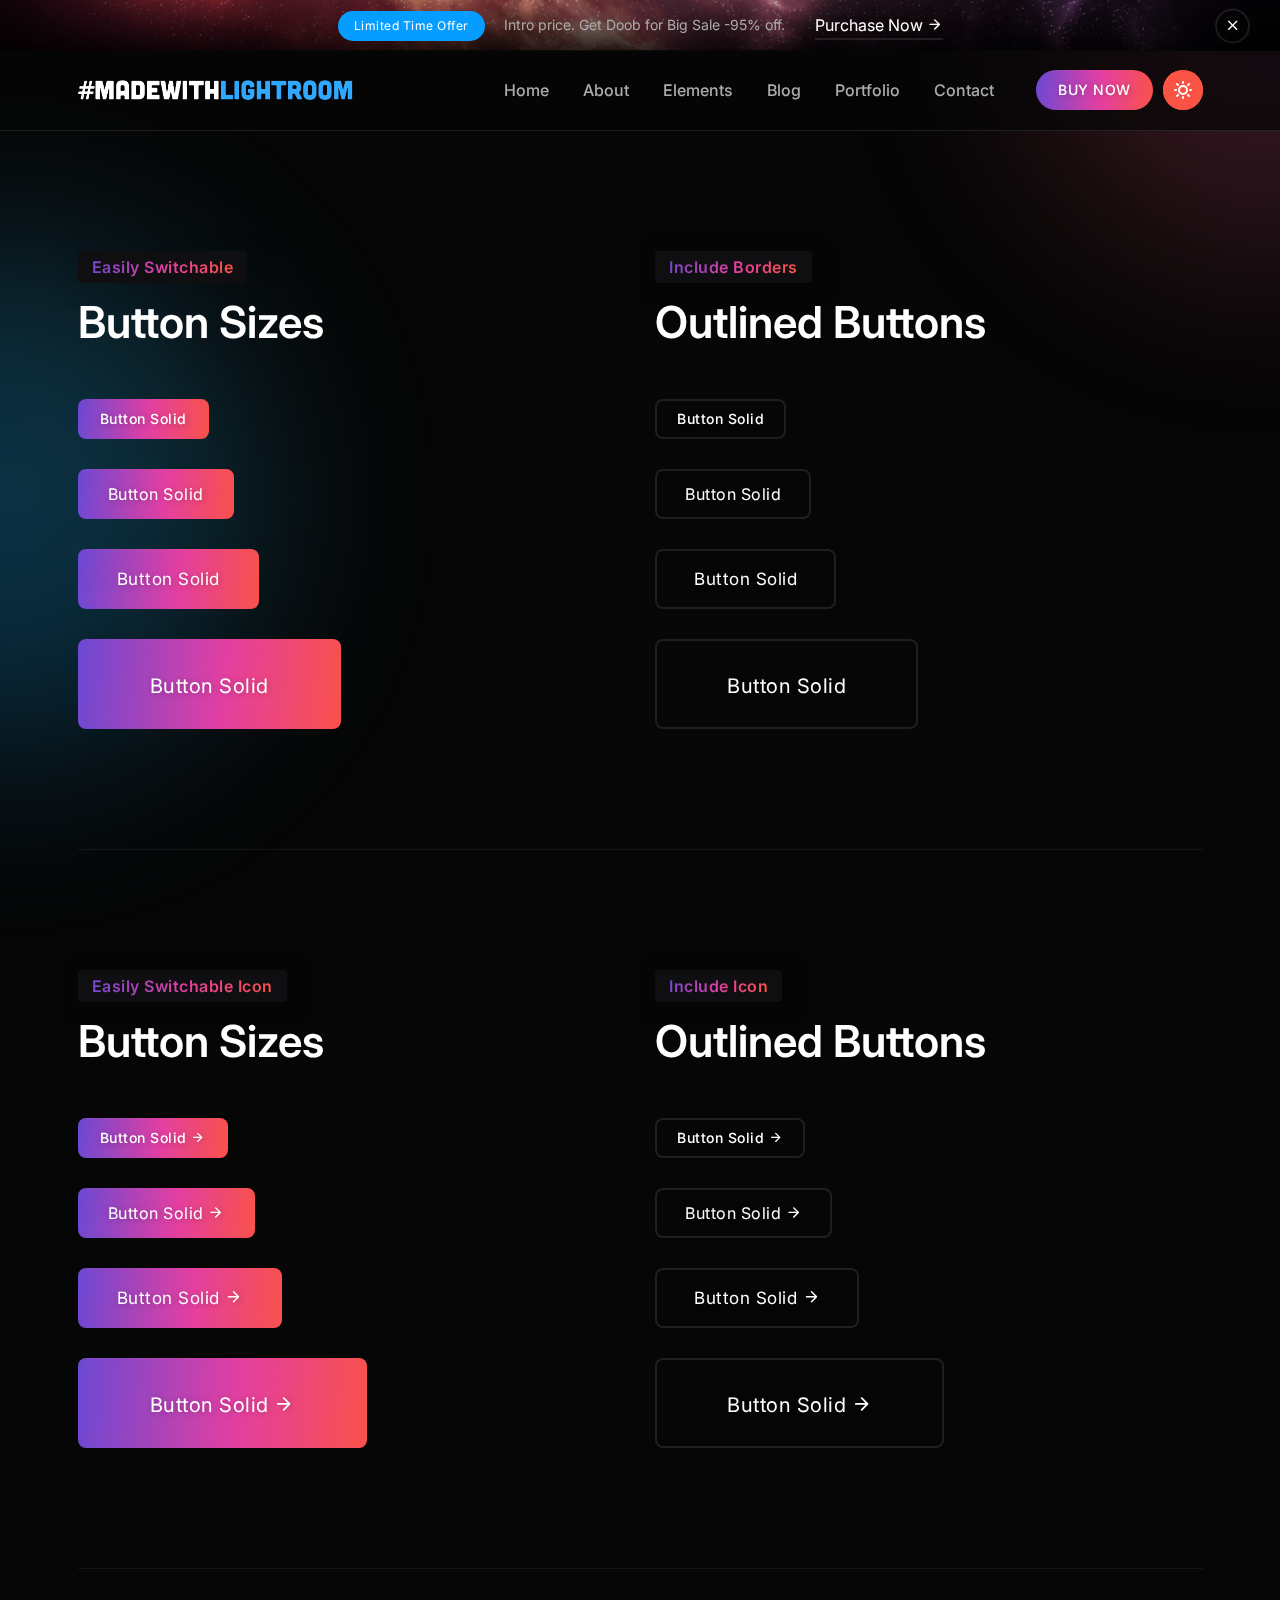
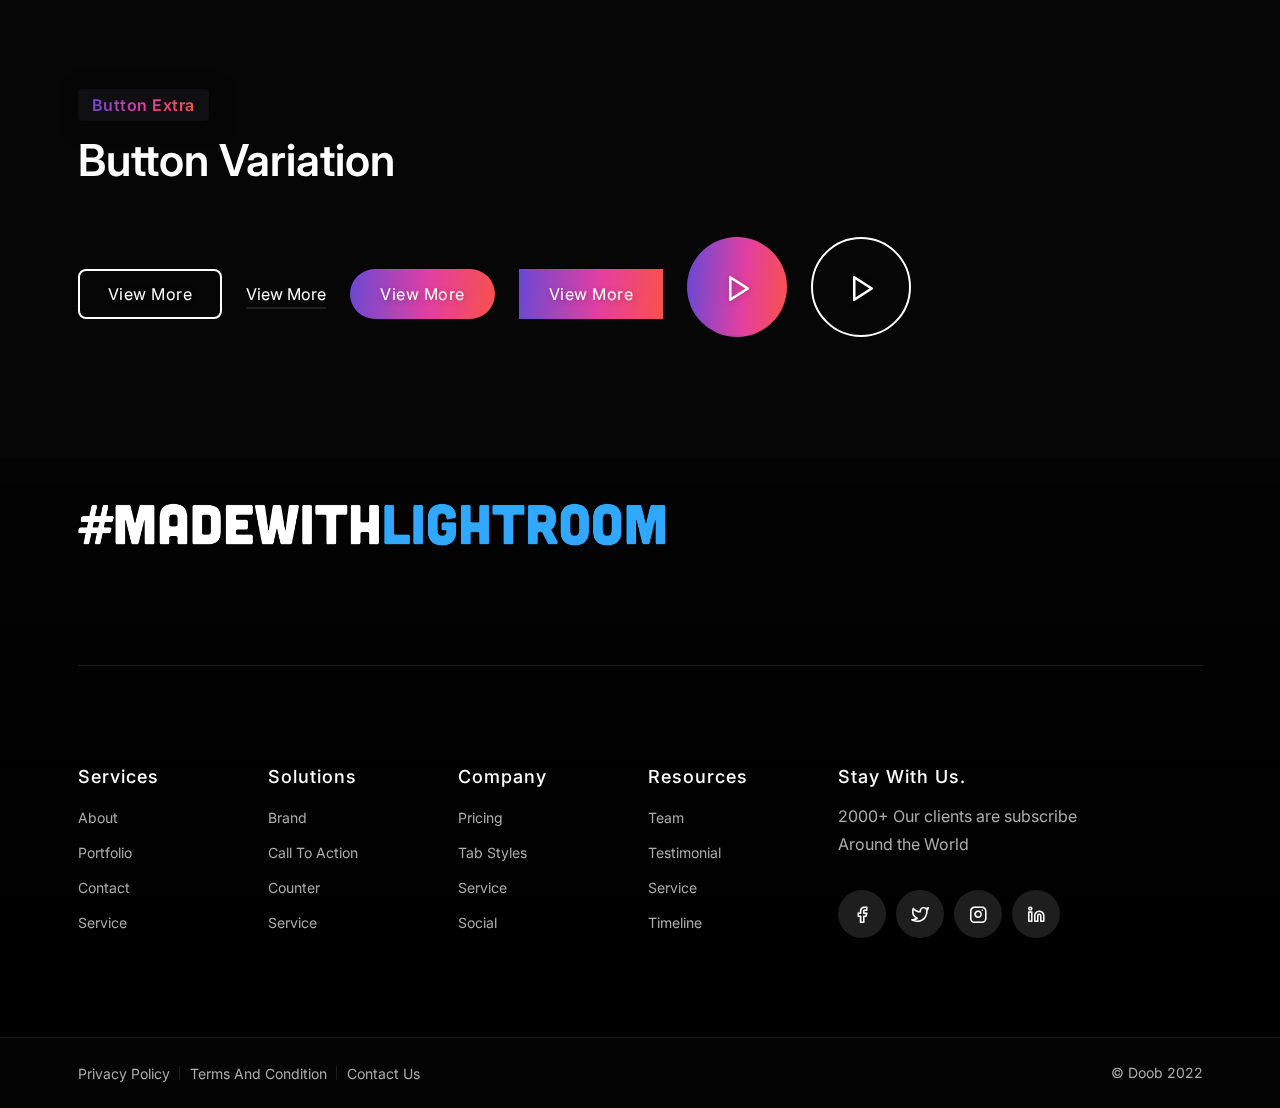
<file: button.html>
<!DOCTYPE html>
<html lang="en">

<head>
    <meta charset="UTF-8">
    <meta name="viewport" content="width=device-width, initial-scale=1.0">
    <meta name="theme-style-mode" content="1"> <!-- 0 == light, 1 == dark -->

    <title>Button || Doob Business and Consulting Bootstrap5 Template</title>
    <!-- Favicon -->
    <link rel="shortcut icon" type="image/x-icon" href="assets/images/favicon.png">
    <!-- CSS ============================================ -->
    <link rel="stylesheet" href="assets/css/vendor/bootstrap.min.css">
    <link rel="stylesheet" href="assets/css/plugins/animation.css">
    <link rel="stylesheet" href="assets/css/plugins/feature.css">
    <link rel="stylesheet" href="assets/css/plugins/magnify.min.css">
    <link rel="stylesheet" href="assets/css/plugins/slick.css">
    <link rel="stylesheet" href="assets/css/plugins/slick-theme.css">
    <link rel="stylesheet" href="assets/css/plugins/lightbox.css">
    <link rel="stylesheet" href="assets/css/style.css">
</head>

<body>
    <main class="page-wrapper">
        <!-- Start Header Top Area  -->
        <div class="header-top-news bg-image1">
            <div class="wrapper">
                <div class="container">
                    <div class="row">
                        <div class="col-lg-12">
                            <div class="inner">
                                <div class="content">
                                    <span class="rainbow-badge">Limited Time Offer</span>
                                    <span class="news-text">Intro price. Get Doob for Big Sale -95% off.</span>
                                </div>
                                <div class="right-button">
                                    <a class="btn-read-more" href="https://themeforest.net/checkout/from_item/34133466?license=regular">
                                        <span>Purchase Now <i class="feather-arrow-right"></i></span>
                                    </a>
                                </div>
                            </div>
                        </div>
                    </div>
                </div>
            </div>
            <div class="icon-close">
                <button class="close-button bgsection-activation">
                    <i class="feather-x"></i>
                </button>
            </div>
        </div>
        <!-- End Header Top Area  -->
        <!-- Start Header Area  -->
        <header class="rainbow-header header-default header-not-transparent header-sticky">
            <div class="container position-relative">
                <div class="row align-items-center row--0">
                    <div class="col-lg-3 col-md-6 col-4">
                        <div class="logo">
                            <a href="index.html">
                                <img class="logo-light" src="assets/images/logo/logo.png" alt="Corporate Logo">
                                <img class="logo-dark" src="assets/images/logo/logo-dark.png" alt="Corporate Logo">
                            </a>
                        </div>
                    </div>
                    <div class="col-lg-9 col-md-6 col-8 position-static">
                        <div class="header-right">

                            <nav class="mainmenu-nav d-none d-lg-block">
                                <ul class="mainmenu">
                                    <li class="with-megamenu has-menu-child-item position-relative"><a href="#">Home</a>
                                        <div class="rainbow-megamenu with-mega-item-2">
                                            <div class="wrapper">
                                                <div class="row row--0">
                                                    <div class="col-lg-6 single-mega-item">
                                                        <ul class="mega-menu-item">
                                                            <li><a href="index-landing.html">Sass Landing <span class="rainbow-badge-card">New</span></a></li>
                                                            <li><a href="index-application.html">Application <span class="rainbow-badge-card">New</span></a></li>
                                                            <li><a href="index-collaborate.html">Collaborate <span class="rainbow-badge-card">New</span></a></li>
                                                            <li><a href="index-business-consulting.html">Business Consulting</a></li>
                                                            <li><a href="index-business-consulting-2.html">Business Consulting 02</a></li>
                                                            <li><a href="index-magazine.html">Magazine <span class="rainbow-badge-card">New</span></a></li>
                                                            <li><a href="index-corporate.html">Corporate</a></li>
                                                            <li><a href="index-business.html">Business</a></li>
                                                            <li><a href="index-digital-agency.html">Digital Agency</a></li>
                                                            <li><a href="index-finance.html">Finance</a></li>
                                                            <li><a href="index-company.html">Company</a></li>
                                                            <li><a href="index-marketing-agency.html">Marketing Agency</a></li>
                                                        </ul>
                                                    </div>
                                                    <div class="col-lg-6 single-mega-item">
                                                        <ul class="mega-menu-item">
                                                            <li><a href="index-travel-agency.html">Travel Agency</a></li>
                                                            <li><a href="index-consulting.html">Consulting</a></li>
                                                            <li><a href="index-seo-agency.html">SEO Agency</a></li>
                                                            <li><a href="index-personal-portfolio.html">Personal Portfolio</a></li>
                                                            <li><a href="index-event-conference.html">Event Conference</a></li>
                                                            <li><a href="index-creative-portfolio.html">Creative Portfolio</a></li>
                                                            <li><a href="index-freelancer.html">Freelancer</a></li>
                                                            <li><a href="index-international-consulting.html">International Consulting</a></li>
                                                            <li><a href="index-startup.html">Startup</a></li>
                                                            <li><a href="index-web-agency.html">Web Agency</a></li>
                                                            <li><a href="index-corporate-one-page.html">Corporate One Page <span class="rainbow-badge-card">New</span></a></li>
                                                            <li><a href="index-photographer.html">Photographer <span class="rainbow-badge-card">New</span></a></li>
                                                        </ul>
                                                    </div>
                                                </div>
                                            </div>
                                        </div>
                                    </li>
                                    <li><a href="about.html">About</a></li>
                                    <li class="with-megamenu has-menu-child-item"><a href="#">Elements</a>
                                        <div class="rainbow-megamenu">
                                            <div class="wrapper">
                                                <div class="row row--0">
                                                    <div class="col-lg-3 single-mega-item">
                                                        <ul class="mega-menu-item">
                                                            <li><a href="button.html">Button</a></li>
                                                            <li><a href="service.html">Service</a></li>
                                                            <li><a href="counter.html">Counter</a></li>
                                                            <li><a href="progressbar.html">Progressbar</a></li>
                                                            <li><a href="accordion.html">Accordion</a></li>
                                                            <li><a href="social-share.html">Social Share</a></li>
                                                            <li><a href="blog-grid.html">Blog Grid</a></li>
                                                        </ul>
                                                    </div>
                                                    <div class="col-lg-3 single-mega-item">
                                                        <ul class="mega-menu-item">
                                                            <li><a href="team.html">Team</a></li>
                                                            <li><a href="portfolio.html">Portfolio</a></li>
                                                            <li><a href="testimonial.html">Testimonial</a></li>
                                                            <li><a href="timeline.html">Timeline</a></li>
                                                            <li><a href="tab.html">Tab</a></li>
                                                            <li><a href="pricing.html">Pricing</a></li>
                                                            <li><a href="split.html">Split Section</a></li>
                                                        </ul>
                                                    </div>
                                                    <div class="col-lg-3 single-mega-item">
                                                        <ul class="mega-menu-item">
                                                            <li><a href="call-to-action.html">Call To Action</a></li>
                                                            <li><a href="video.html">Video</a></li>
                                                            <li><a href="gallery.html">Gallery</a></li>
                                                            <li><a href="contact.html">Contact</a></li>
                                                            <li><a href="brand.html">Brand</a></li>
                                                            <li><a href="portfolio.html">Portfolio</a></li>
                                                            <li><a href="error.html">404</a></li>
                                                        </ul>
                                                    </div>
                                                    <div class="col-lg-3 single-mega-item">
                                                        <ul class="mega-menu-item">
                                                            <li><a href="advance-tab.html">Advance Tab <span
                                        class="rainbow-badge-card">Hot</span></a></li>
                                                            <li><a href="brand-carouse.html">Brand Carousel <span
                                        class="rainbow-badge-card">New</span></a></li>
                                                            <li><a href="advance-pricing.html">Advance Pricing <span
                                        class="rainbow-badge-card">Hot</span></a></li>
                                                            <li><a href="portfolio-details.html">Portfolio Details</a></li>
                                                            <li><a href="blog-details.html">Blog Details</a></li>
                                                            <li><a href="privacy-policy.html">Privacy Policy <span
                                class="rainbow-badge-card">New</span></a></li>
                                                            <li><a href="login.html">Profile <span
                                class="rainbow-badge-card">New</span></a></li>
                                                        </ul>
                                                    </div>
                                                </div>
                                            </div>
                                        </div>
                                    </li>

                                    <li class="has-droupdown has-menu-child-item"><a href="#">Blog</a>
                                        <ul class="submenu">
                                            <li><a href="blog-grid.html">Blog Grid</a></li>
                                            <li><a href="blog-grid-sidebar.html">Blog Grid Sidebar</a></li>
                                            <li><a href="blog-list-view.html">Blog List View</a></li>
                                            <li><a href="blog-list-sidebar.html">Blog List View Sidebar</a></li>
                                            <li><a href="blog-details.html">Blog Details</a></li>
                                        </ul>
                                    </li>

                                    <li class="has-droupdown has-menu-child-item"><a href="#">Portfolio</a>
                                        <ul class="submenu">
                                            <li><a href="portfolio.html">Portfolio Default</a></li>
                                            <li><a href="portfolio-three-column.html">Portfolio Three Column</a></li>
                                            <li><a href="portfolio-full-width.html">Portfolio Full Width</a></li>
                                            <li><a href="portfolio-grid-layout.html">Portfolio Grid Layout</a></li>
                                            <li><a href="portfolio-box-layout.html">Portfolio Box Layout</a></li>
                                            <li><a href="portfolio-details.html">Portfolio Details</a></li>
                                        </ul>
                                    </li>
                                    <li><a href="contact.html">Contact</a></li>
                                </ul>







                            </nav>

                            <!-- Start Header Btn  -->
                            <div class="header-btn">
                                <a class="btn-default btn-small round" target="_blank" href="https://themeforest.net/checkout/from_item/34133466?license=regular">BUY NOW</a>
                            </div>
                            <!-- End Header Btn  -->

                            <!-- Start Mobile-Menu-Bar -->
                            <div class="mobile-menu-bar ml--5 d-block d-lg-none">
                                <div class="hamberger">
                                    <button class="hamberger-button">
                                        <i class="feather-menu"></i>
                                    </button>
                                </div>
                            </div>
                            <!-- Start Mobile-Menu-Bar -->

                            <div id="my_switcher" class="my_switcher">
                                <ul>
                                    <li>
                                        <a href="javascript: void(0);" data-theme="light" class="setColor light">
                                            <img class="sun-image" src="assets/images/icons/sun-01.svg" alt="Sun images">
                                        </a>
                                    </li>
                                    <li>
                                        <a href="javascript: void(0);" data-theme="dark" class="setColor dark">
                                            <img class="Victor Image" src="assets/images/icons/vector.svg" alt="Vector Images">
                                        </a>
                                    </li>
                                </ul>
                            </div>

                        </div>
                    </div>
                </div>
            </div>
        </header>
        <!-- End Header Area  -->
        <div class="popup-mobile-menu">
            <div class="inner">
                <div class="header-top">
                    <div class="logo">
                        <a href="index.html">
                            <img class="logo-light" src="assets/images/logo/logo.png" alt="Corporate Logo">
                            <img class="logo-dark" src="assets/images/logo/logo-dark.png" alt="Corporate Logo">
                        </a>
                    </div>
                    <div class="close-menu">
                        <button class="close-button">
                            <i class="feather-x"></i>
                        </button>
                    </div>
                </div>
                <ul class="mainmenu">
                    <li class="with-megamenu has-menu-child-item position-relative"><a href="#">Home</a>
                        <div class="rainbow-megamenu with-mega-item-2">
                            <div class="wrapper">
                                <div class="row row--0">
                                    <div class="col-lg-6 single-mega-item">
                                        <ul class="mega-menu-item">
                                            <li><a href="index-landing.html">Sass Landing <span class="rainbow-badge-card">New</span></a></li>
                                            <li><a href="index-application.html">Application <span class="rainbow-badge-card">New</span></a></li>
                                            <li><a href="index-collaborate.html">Collaborate <span class="rainbow-badge-card">New</span></a></li>
                                            <li><a href="index-business-consulting.html">Business Consulting</a></li>
                                            <li><a href="index-business-consulting-2.html">Business Consulting 02</a></li>
                                            <li><a href="index-magazine.html">Magazine <span class="rainbow-badge-card">New</span></a></li>
                                            <li><a href="index-corporate.html">Corporate</a></li>
                                            <li><a href="index-business.html">Business</a></li>
                                            <li><a href="index-digital-agency.html">Digital Agency</a></li>
                                            <li><a href="index-finance.html">Finance</a></li>
                                            <li><a href="index-company.html">Company</a></li>
                                            <li><a href="index-marketing-agency.html">Marketing Agency</a></li>
                                        </ul>
                                    </div>
                                    <div class="col-lg-6 single-mega-item">
                                        <ul class="mega-menu-item">
                                            <li><a href="index-travel-agency.html">Travel Agency</a></li>
                                            <li><a href="index-consulting.html">Consulting</a></li>
                                            <li><a href="index-seo-agency.html">SEO Agency</a></li>
                                            <li><a href="index-personal-portfolio.html">Personal Portfolio</a></li>
                                            <li><a href="index-event-conference.html">Event Conference</a></li>
                                            <li><a href="index-creative-portfolio.html">Creative Portfolio</a></li>
                                            <li><a href="index-freelancer.html">Freelancer</a></li>
                                            <li><a href="index-international-consulting.html">International Consulting</a></li>
                                            <li><a href="index-startup.html">Startup</a></li>
                                            <li><a href="index-web-agency.html">Web Agency</a></li>
                                            <li><a href="index-corporate-one-page.html">Corporate One Page <span class="rainbow-badge-card">New</span></a></li>
                                            <li><a href="index-photographer.html">Photographer <span class="rainbow-badge-card">New</span></a></li>
                                        </ul>
                                    </div>
                                </div>
                            </div>
                        </div>
                    </li>
                    <li><a href="about.html">About</a></li>
                    <li class="with-megamenu has-menu-child-item"><a href="#">Elements</a>
                        <div class="rainbow-megamenu">
                            <div class="wrapper">
                                <div class="row row--0">
                                    <div class="col-lg-3 single-mega-item">
                                        <ul class="mega-menu-item">
                                            <li><a href="button.html">Button</a></li>
                                            <li><a href="service.html">Service</a></li>
                                            <li><a href="counter.html">Counter</a></li>
                                            <li><a href="progressbar.html">Progressbar</a></li>
                                            <li><a href="accordion.html">Accordion</a></li>
                                            <li><a href="social-share.html">Social Share</a></li>
                                            <li><a href="blog-grid.html">Blog Grid</a></li>
                                        </ul>
                                    </div>
                                    <div class="col-lg-3 single-mega-item">
                                        <ul class="mega-menu-item">
                                            <li><a href="team.html">Team</a></li>
                                            <li><a href="portfolio.html">Portfolio</a></li>
                                            <li><a href="testimonial.html">Testimonial</a></li>
                                            <li><a href="timeline.html">Timeline</a></li>
                                            <li><a href="tab.html">Tab</a></li>
                                            <li><a href="pricing.html">Pricing</a></li>
                                            <li><a href="split.html">Split Section</a></li>
                                        </ul>
                                    </div>
                                    <div class="col-lg-3 single-mega-item">
                                        <ul class="mega-menu-item">
                                            <li><a href="call-to-action.html">Call To Action</a></li>
                                            <li><a href="video.html">Video</a></li>
                                            <li><a href="gallery.html">Gallery</a></li>
                                            <li><a href="contact.html">Contact</a></li>
                                            <li><a href="brand.html">Brand</a></li>
                                            <li><a href="portfolio.html">Portfolio</a></li>
                                            <li><a href="error.html">404</a></li>
                                        </ul>
                                    </div>
                                    <div class="col-lg-3 single-mega-item">
                                        <ul class="mega-menu-item">
                                            <li><a href="advance-tab.html">Advance Tab <span
                                        class="rainbow-badge-card">Hot</span></a></li>
                                            <li><a href="brand-carouse.html">Brand Carousel <span
                                        class="rainbow-badge-card">New</span></a></li>
                                            <li><a href="advance-pricing.html">Advance Pricing <span
                                        class="rainbow-badge-card">Hot</span></a></li>
                                            <li><a href="portfolio-details.html">Portfolio Details</a></li>
                                            <li><a href="blog-details.html">Blog Details</a></li>
                                            <li><a href="privacy-policy.html">Privacy Policy <span
                                class="rainbow-badge-card">New</span></a></li>
                                            <li><a href="login.html">Profile <span
                                class="rainbow-badge-card">New</span></a></li>
                                        </ul>
                                    </div>
                                </div>
                            </div>
                        </div>
                    </li>

                    <li class="has-droupdown has-menu-child-item"><a href="#">Blog</a>
                        <ul class="submenu">
                            <li><a href="blog-grid.html">Blog Grid</a></li>
                            <li><a href="blog-grid-sidebar.html">Blog Grid Sidebar</a></li>
                            <li><a href="blog-list-view.html">Blog List View</a></li>
                            <li><a href="blog-list-sidebar.html">Blog List View Sidebar</a></li>
                            <li><a href="blog-details.html">Blog Details</a></li>
                        </ul>
                    </li>

                    <li class="has-droupdown has-menu-child-item"><a href="#">Portfolio</a>
                        <ul class="submenu">
                            <li><a href="portfolio.html">Portfolio Default</a></li>
                            <li><a href="portfolio-three-column.html">Portfolio Three Column</a></li>
                            <li><a href="portfolio-full-width.html">Portfolio Full Width</a></li>
                            <li><a href="portfolio-grid-layout.html">Portfolio Grid Layout</a></li>
                            <li><a href="portfolio-box-layout.html">Portfolio Box Layout</a></li>
                            <li><a href="portfolio-details.html">Portfolio Details</a></li>
                        </ul>
                    </li>
                    <li><a href="contact.html">Contact</a></li>
                </ul>







            </div>
        </div>

        <!-- Start Theme Style  -->
        <div>
            <div class="rainbow-gradient-circle"></div>
            <div class="rainbow-gradient-circle theme-pink"></div>
        </div>
        <!-- End Theme Style  -->



        <!-- Start Button Area  -->
        <div class="main-content">
            <!-- Start Button-1 Area  -->
            <div class="rainbow-button-area rainbow-section-gap">
                <div class="container">
                    <div class="row row--30">
                        <div class="col-lg-6 col-md-6 col-12">
                            <div class="section-title mb--50">
                                <h4 class="subtitle">
                                    <span class="theme-gradient">Easily switchable</span>
                                </h4>
                                <h2 class="title w-600">Button Sizes</h2>
                            </div>
                            <div class="button-group">
                                <a class="btn-default btn-small" href="#">Button Solid</a>
                            </div>
                            <div class="button-group mt--20">
                                <a class="btn-default" href="#">Button Solid</a>
                            </div>
                            <div class="button-group mt--20">
                                <a class="btn-default btn-large" href="#">Button Solid
                                </a>
                            </div>
                            <div class="button-group mt--20">
                                <a class="btn-default btn-extra-large" href="#">Button Solid</a>
                            </div>
                        </div>
                        <div class="col-lg-6 col-md-6 col-12 mt_sm--40">
                            <div class="section-title mb--50">
                                <h4 class="subtitle">
                                    <span class="theme-gradient">Include Borders</span>
                                </h4>
                                <h2 class="title w-600">Outlined Buttons</h2>
                            </div>

                            <div class="button-group">
                                <a class="btn-default btn-small btn-border" href="#">Button Solid</a>
                            </div>
                            <div class="button-group mt--20">
                                <a class="btn-default btn-border" href="#">Button Solid</a>
                            </div>
                            <div class="button-group mt--20">
                                <a class="btn-default btn-large btn-border" href="#">Button Solid
                                </a>
                            </div>
                            <div class="button-group mt--20">
                                <a class="btn-default btn-extra-large btn-border" href="#">Button Solid</a>
                            </div>
                        </div>
                    </div>
                </div>
            </div>
            <!-- End Button-1 Area  -->


            <!-- Start Seperator Area  -->
            <div class="rbt-separator-mid">
                <div class="container">
                    <hr class="rbt-separator m-0">
                </div>
            </div>
            <!-- End Seperator Area  -->

            <!-- Start Button Icons Area  -->
            <div class="rainbow-button-area rainbow-section-gap">
                <div class="container">
                    <div class="row row--30">
                        <div class="col-lg-6 col-md-6 col-12">
                            <div class="section-title mb--50">
                                <h4 class="subtitle">
                                    <span class="theme-gradient">Easily switchable icon</span>
                                </h4>
                                <h2 class="title w-600">Button Sizes</h2>
                            </div>

                            <div class="button-group">
                                <a class="btn-default btn-small" href="#">Button Solid
                                    <i class="feather-arrow-right"></i>
                                </a>
                            </div>
                            <div class="button-group mt--20">
                                <a class="btn-default" href="#">Button Solid
                                    <i class="feather-arrow-right"></i>
                                </a>
                            </div>
                            <div class="button-group mt--20">
                                <a class="btn-default btn-large" href="#">Button Solid
                                    <i class="feather-arrow-right"></i>
                                </a>
                            </div>
                            <div class="button-group mt--20">
                                <a class="btn-default btn-extra-large" href="#">Button Solid
                                    <i class="feather-arrow-right"></i>
                                </a>
                            </div>
                        </div>
                        <div class="col-lg-6 col-md-6 col-12 mt_sm--40">
                            <div class="section-title mb--50">
                                <h4 class="subtitle">
                                    <span class="theme-gradient">Include Icon</span>
                                </h4>
                                <h2 class="title w-600">Outlined Buttons</h2>
                            </div>

                            <div class="button-group">
                                <a class="btn-default btn-small btn-border" href="#">Button Solid
                                    <i class="feather-arrow-right"></i>
                                </a>
                            </div>
                            <div class="button-group mt--20">
                                <a class="btn-default btn-border" href="#">Button Solid
                                    <i class="feather-arrow-right"></i>
                                </a>
                            </div>
                            <div class="button-group mt--20">
                                <a class="btn-default btn-large btn-border" href="#">Button Solid
                                    <i class="feather-arrow-right"></i>
                                </a>
                            </div>
                            <div class="button-group mt--20">
                                <a class="btn-default btn-extra-large btn-border" href="#">Button Solid
                                    <i class="feather-arrow-right"></i>
                                </a>
                            </div>
                        </div>
                    </div>
                </div>
            </div>
            <!-- End Button Icons Area  -->

            <!-- Start Seperator Area  -->
            <div class="rbt-separator-mid">
                <div class="container">
                    <hr class="rbt-separator m-0">
                </div>
            </div>
            <!-- End Seperator Area  -->

            <!-- Start Button Variation Area  -->
            <div class="rainbow-button-area rainbow-section-gap">
                <div class="container">
                    <div class="row">
                        <div class="col-lg-12">
                            <div class="section-title text-left mb--50">
                                <h4 class="subtitle">
                                    <span class="theme-gradient">Button Extra</span>
                                </h4>
                                <h2 class="title w-600">Button Variation</h2>
                            </div>
                            <div class="button-group">
                                <a class="btn-default text-underline" href="#">
                                    <span>View More</span>
                                </a>
                                <a class="btn-read-more" href="#"><span>View More</span></a>
                                <a class="btn-default round" href="#">
                                    <span>View More</span>
                                </a>
                                <a class="btn-default square" href="#">
                                    <span>View More</span>
                                </a>
                                <a class="btn-default rounded-player popup-video" href="https://www.youtube.com/watch?v=tj9-MGHCs38">
                                    <span><i class="feather-play"></i></span>
                                </a>
                                <a class="btn-default rounded-player popup-video border" href="https://www.youtube.com/watch?v=tj9-MGHCs38">
                                    <span><i class="feather-play"></i></span>
                                </a>
                            </div>
                        </div>
                    </div>
                </div>
            </div>
            <!-- End Button Variation Area  -->
        </div>

        <!-- End Button Area  -->
        <!-- Start Footer Area  -->
        <footer class="rainbow-footer footer-style-default variation-two">
            <div class="rainbow-callto-action clltoaction-style-default style-7">
                <div class="container">
                    <div class="row row--0 align-items-center content-wrapper">
                        <div class="col-lg-8 col-md-8">
                            <div class="inner">
                                <div class="content text-left">
                                    <div class="logo">
                                        <a href="index.html">
                                            <img class="logo-light" src="assets/images/logo/logo.png" alt="Corporate Logo">
                                            <img class="logo-dark" src="assets/images/logo/logo-dark.png" alt="Corporate Logo">
                                        </a>
                                    </div>
                                    <p class="subtitle" data-sal="slide-up" data-sal-duration="400" data-sal-delay="150">If you want to create a corporate template you can purshace now
                                        our doob
                                        template.</p>
                                </div>
                            </div>
                        </div>
                        <div class="col-lg-4 col-md-4" data-sal="slide-up" data-sal-duration="400" data-sal-delay="150">
                            <div class="call-to-btn text-left mt_sm--20 text-lg-right">
                                <a class="btn-default" href="https://themeforest.net/checkout/from_item/34133466?license=regular">Purchase Doob
                                    <i class="feather-arrow-right"></i>
                                </a>
                            </div>
                        </div>
                    </div>
                </div>
            </div>
            <div class="footer-top">
                <div class="container">
                    <div class="row">
                        <div class="col-lg-2 col-md-6 col-sm-6 col-12">
                            <div class="rainbow-footer-widget">
                                <h4 class="title">Services</h4>
                                <div class="inner">
                                    <ul class="footer-link link-hover">
                                        <li><a href="about.html">About</a></li>
                                        <li><a href="portfolio.html">Portfolio</a></li>
                                        <li><a href="contact.html">Contact</a></li>
                                        <li><a href="service.html">Service</a></li>
                                    </ul>
                                </div>
                            </div>
                        </div>
                        <div class="col-lg-2 col-md-6 col-sm-6 col-12">
                            <div class="rainbow-footer-widget">
                                <div class="widget-menu-top">
                                    <h4 class="title">Solutions</h4>
                                    <div class="inner">
                                        <ul class="footer-link link-hover">
                                            <li><a href="brand.html">Brand</a></li>
                                            <li><a href="call-to-action.html">call To Action</a></li>
                                            <li><a href="counter.html">Counter</a></li>
                                            <li><a href="service.html">Service</a></li>
                                        </ul>
                                    </div>
                                </div>
                            </div>
                        </div>
                        <div class="col-lg-2 col-md-6 col-sm-6 col-12">
                            <div class="rainbow-footer-widget">
                                <h4 class="title">Company</h4>
                                <div class="inner">
                                    <ul class="footer-link link-hover">
                                        <li><a href="pricing.html">Pricing</a></li>
                                        <li><a href="tab.html">Tab Styles</a></li>
                                        <li><a href="service.html">Service</a></li>
                                        <li><a href="social-share.html">Social</a></li>
                                    </ul>
                                </div>
                            </div>
                        </div>
                        <div class="col-lg-2 col-md-6 col-sm-6 col-12">
                            <div class="rainbow-footer-widget">
                                <h4 class="title">Resources</h4>
                                <div class="inner">
                                    <ul class="footer-link link-hover">
                                        <li><a href="team.html">Team</a></li>
                                        <li><a href="testimonial.html">Testimonial</a></li>
                                        <li><a href="service.html">Service</a></li>
                                        <li><a href="timeline.html">Timeline</a></li>
                                    </ul>
                                </div>
                            </div>
                        </div>
                        <div class="col-lg-4 col-md-6 col-sm-6 col-12">
                            <div class="rainbow-footer-widget">
                                <h4 class="title">Stay With Us.</h4>
                                <div class="inner">
                                    <h6 class="subtitle">2000+ Our clients are subscribe Around the World</h6>
                                    <ul class="social-icon social-default justify-content-start">
                                        <li><a href="https://www.facebook.com/">
                                                <i class="feather-facebook"></i>
                                            </a>
                                        </li>
                                        <li><a href="https://www.twitter.com">
                                                <i class="feather-twitter"></i>
                                            </a>
                                        </li>
                                        <li><a href="https://www.instagram.com/">
                                                <i class="feather-instagram"></i>
                                            </a>
                                        </li>
                                        <li><a href="https://www.linkdin.com/">
                                                <i class="feather-linkedin"></i>
                                            </a>
                                        </li>
                                    </ul>
                                </div>
                            </div>
                        </div>
                    </div>
                </div>
            </div>
        </footer>
        <!-- End Footer Area  -->
        <!-- Start Copy Right Area  -->
        <div class="copyright-area copyright-style-one">
            <div class="container">
                <div class="row align-items-center">
                    <div class="col-lg-6 col-md-8 col-sm-12 col-12">
                        <div class="copyright-left">
                            <ul class="ft-menu link-hover">
                                <li>
                                    <a href="privacy-policy.html">Privacy Policy</a>
                                </li>
                                <li>
                                    <a href="#">Terms And Condition</a>
                                </li>
                                <li>
                                    <a href="contact.html">Contact Us</a>
                                </li>
                            </ul>
                        </div>
                    </div>
                    <div class="col-lg-6 col-md-4 col-sm-12 col-12">
                        <div class="copyright-right text-center text-lg-end">
                            <p class="copyright-text">© Doob 2022</p>
                        </div>
                    </div>
                </div>
            </div>
        </div>
        <!-- End Copy Right Area  -->

    </main>
    <!-- Start Top To Bottom Area  -->
    <div class="rainbow-back-top">
        <i class="feather-arrow-up"></i>
    </div>
    <!-- End Top To Bottom Area  -->
    <!-- JS
============================================ -->
    <script src="assets/js/vendor/modernizr.min.js"></script>
    <script src="assets/js/vendor/jquery.min.js"></script>
    <script src="assets/js/vendor/bootstrap.min.js"></script>
    <script src="assets/js/vendor/popper.min.js"></script>
    <script src="assets/js/vendor/waypoint.min.js"></script>
    <script src="assets/js/vendor/wow.min.js"></script>
    <script src="assets/js/vendor/counterup.min.js"></script>
    <script src="assets/js/vendor/feather.min.js"></script>
    <script src="assets/js/vendor/sal.min.js"></script>
    <script src="assets/js/vendor/masonry.js"></script>
    <script src="assets/js/vendor/imageloaded.js"></script>
    <script src="assets/js/vendor/magnify.min.js"></script>
    <script src="assets/js/vendor/lightbox.js"></script>
    <script src="assets/js/vendor/slick.min.js"></script>
    <script src="assets/js/vendor/easypie.js"></script>
    <script src="assets/js/vendor/text-type.js"></script>
    <script src="assets/js/vendor/jquery.style.swicher.js"></script>
    <script src="assets/js/vendor/js.cookie.js"></script>
    <script src="assets/js/vendor/jquery-one-page-nav.js"></script>
    <!-- Main JS -->
    <script src="assets/js/main.js"></script>
</body>

</html>
</file>
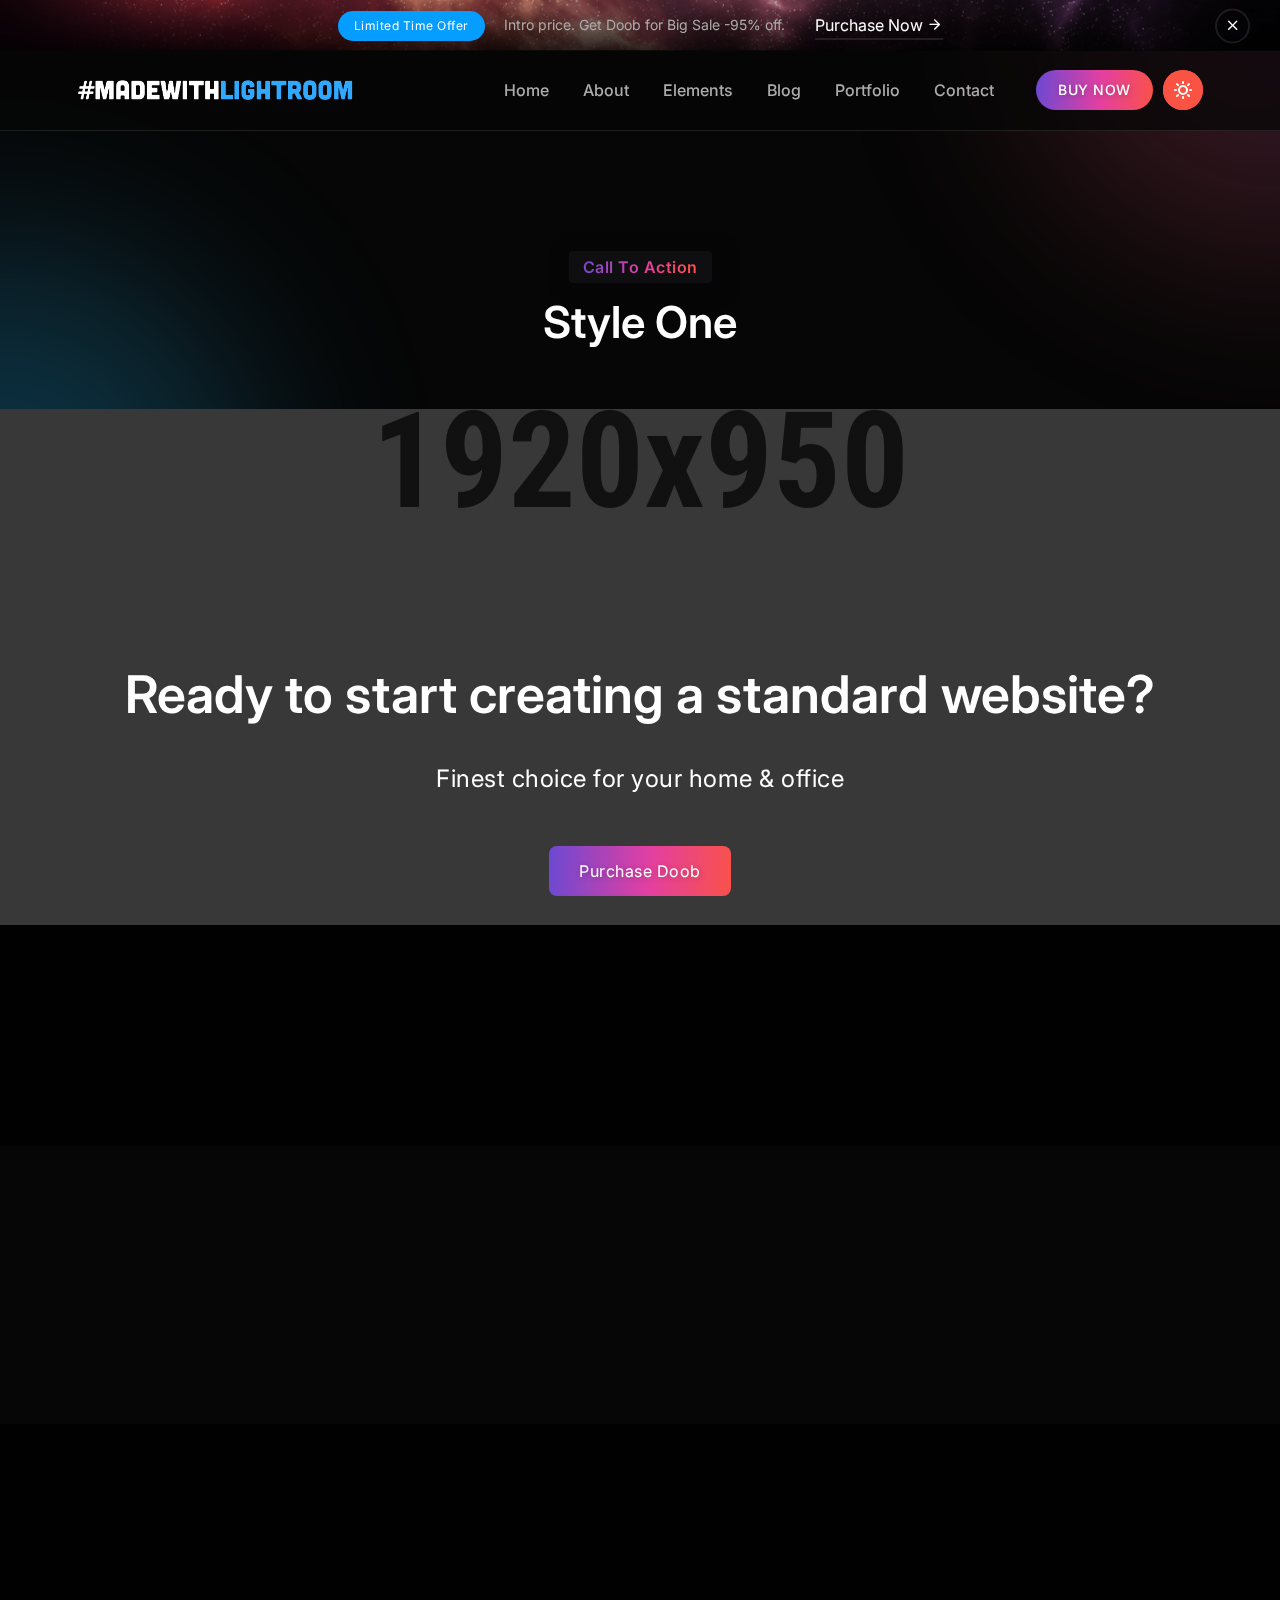
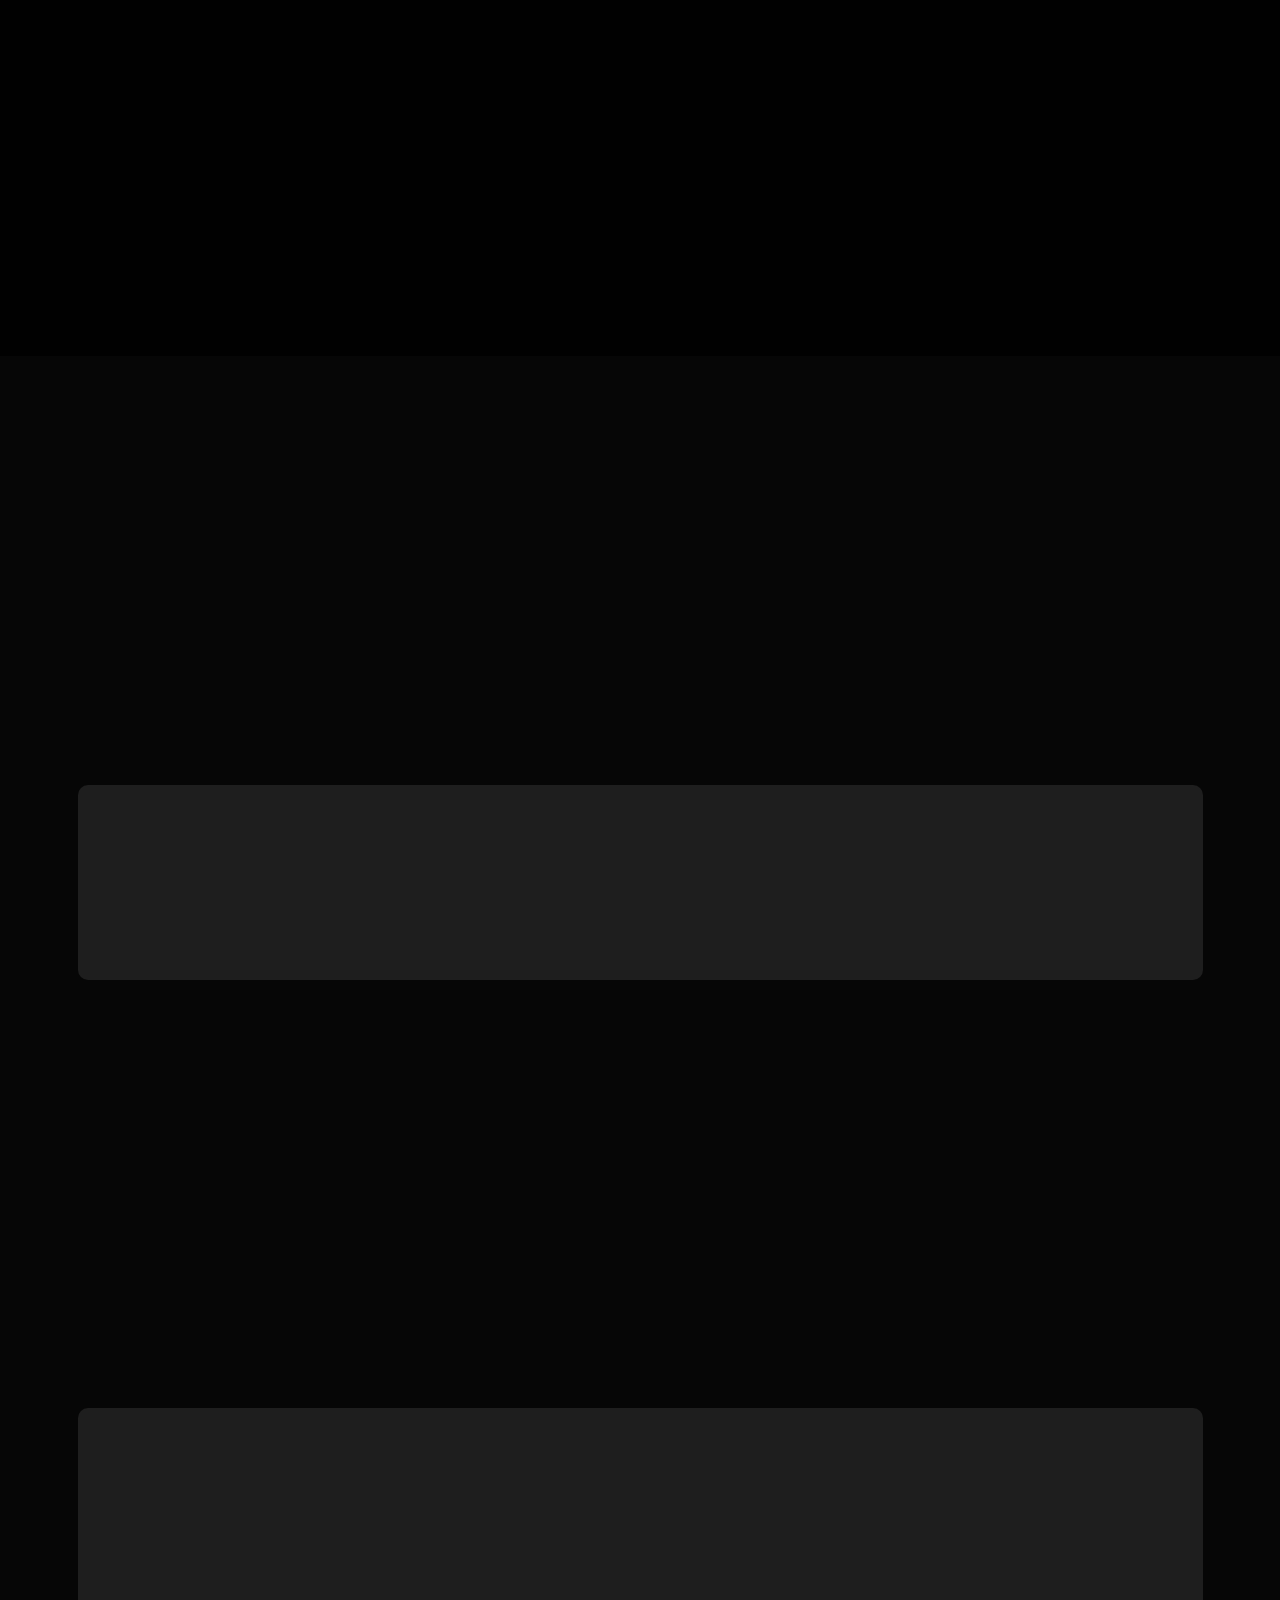
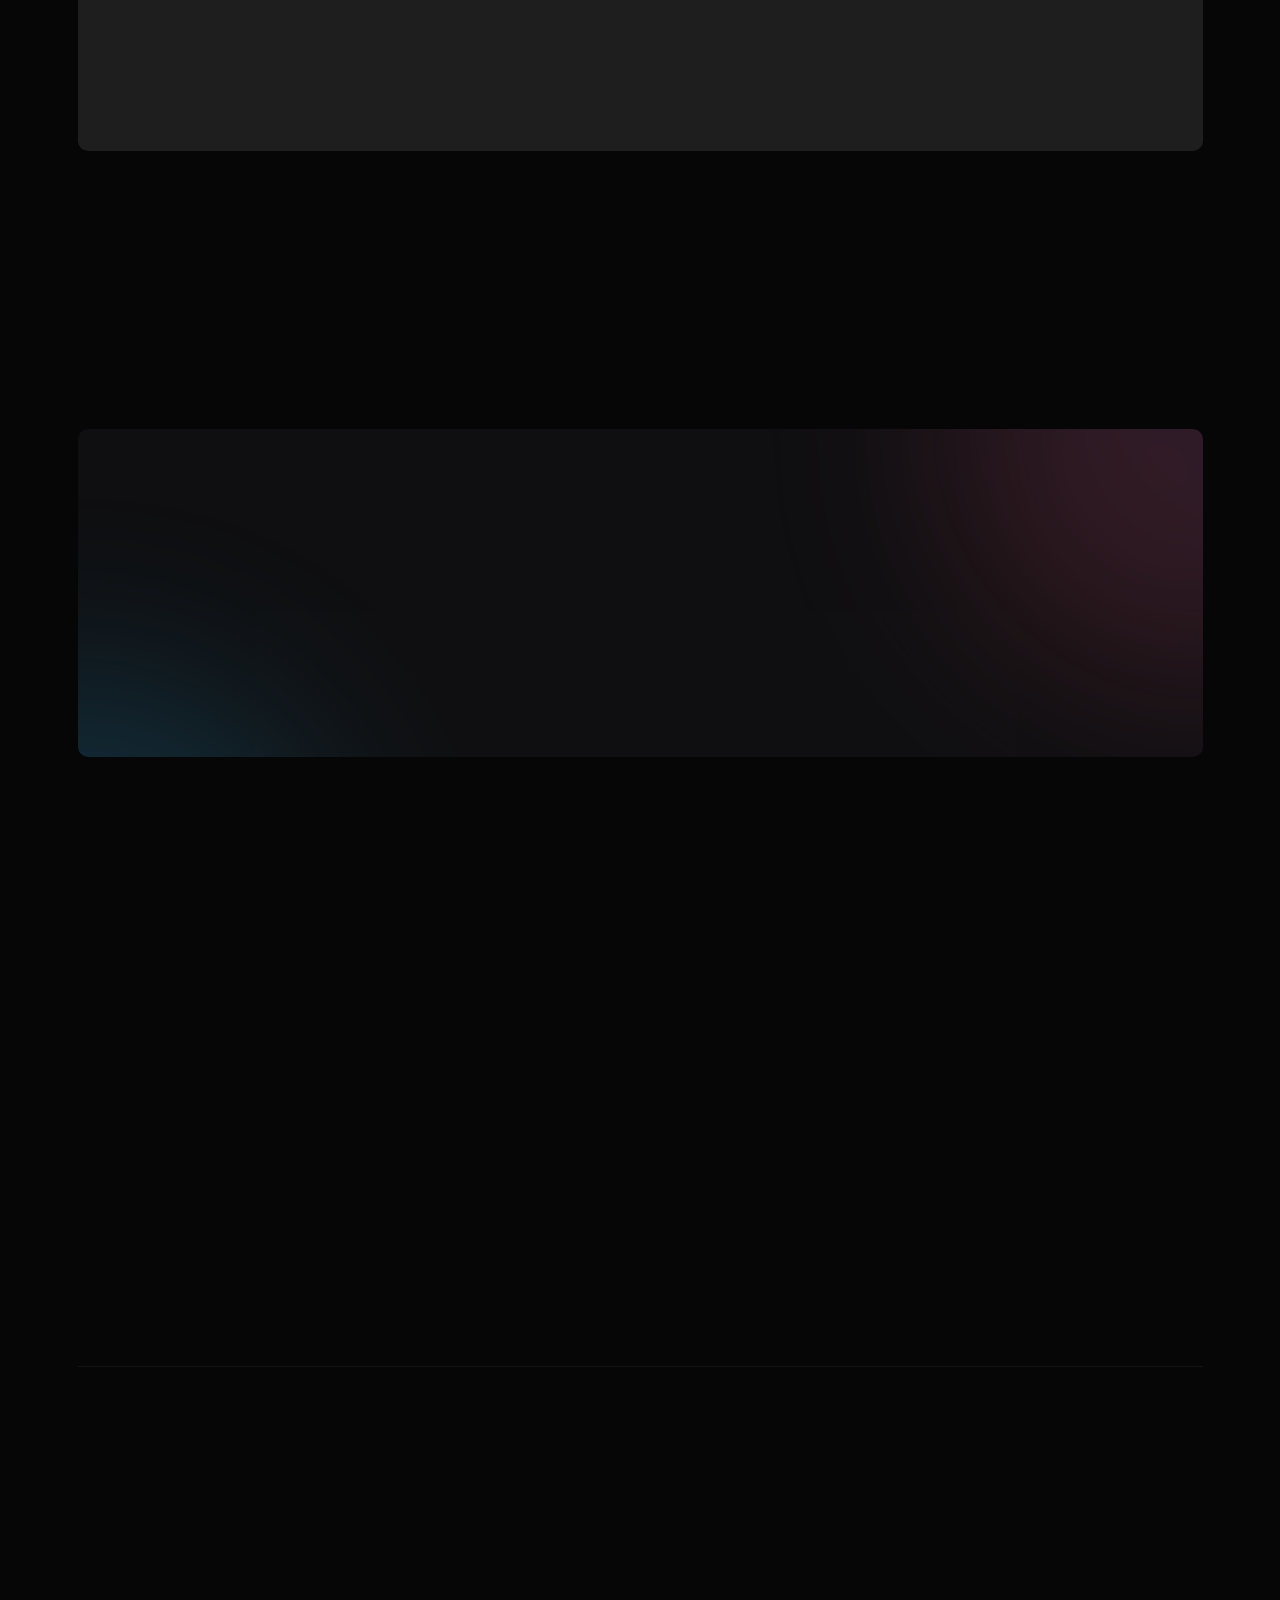
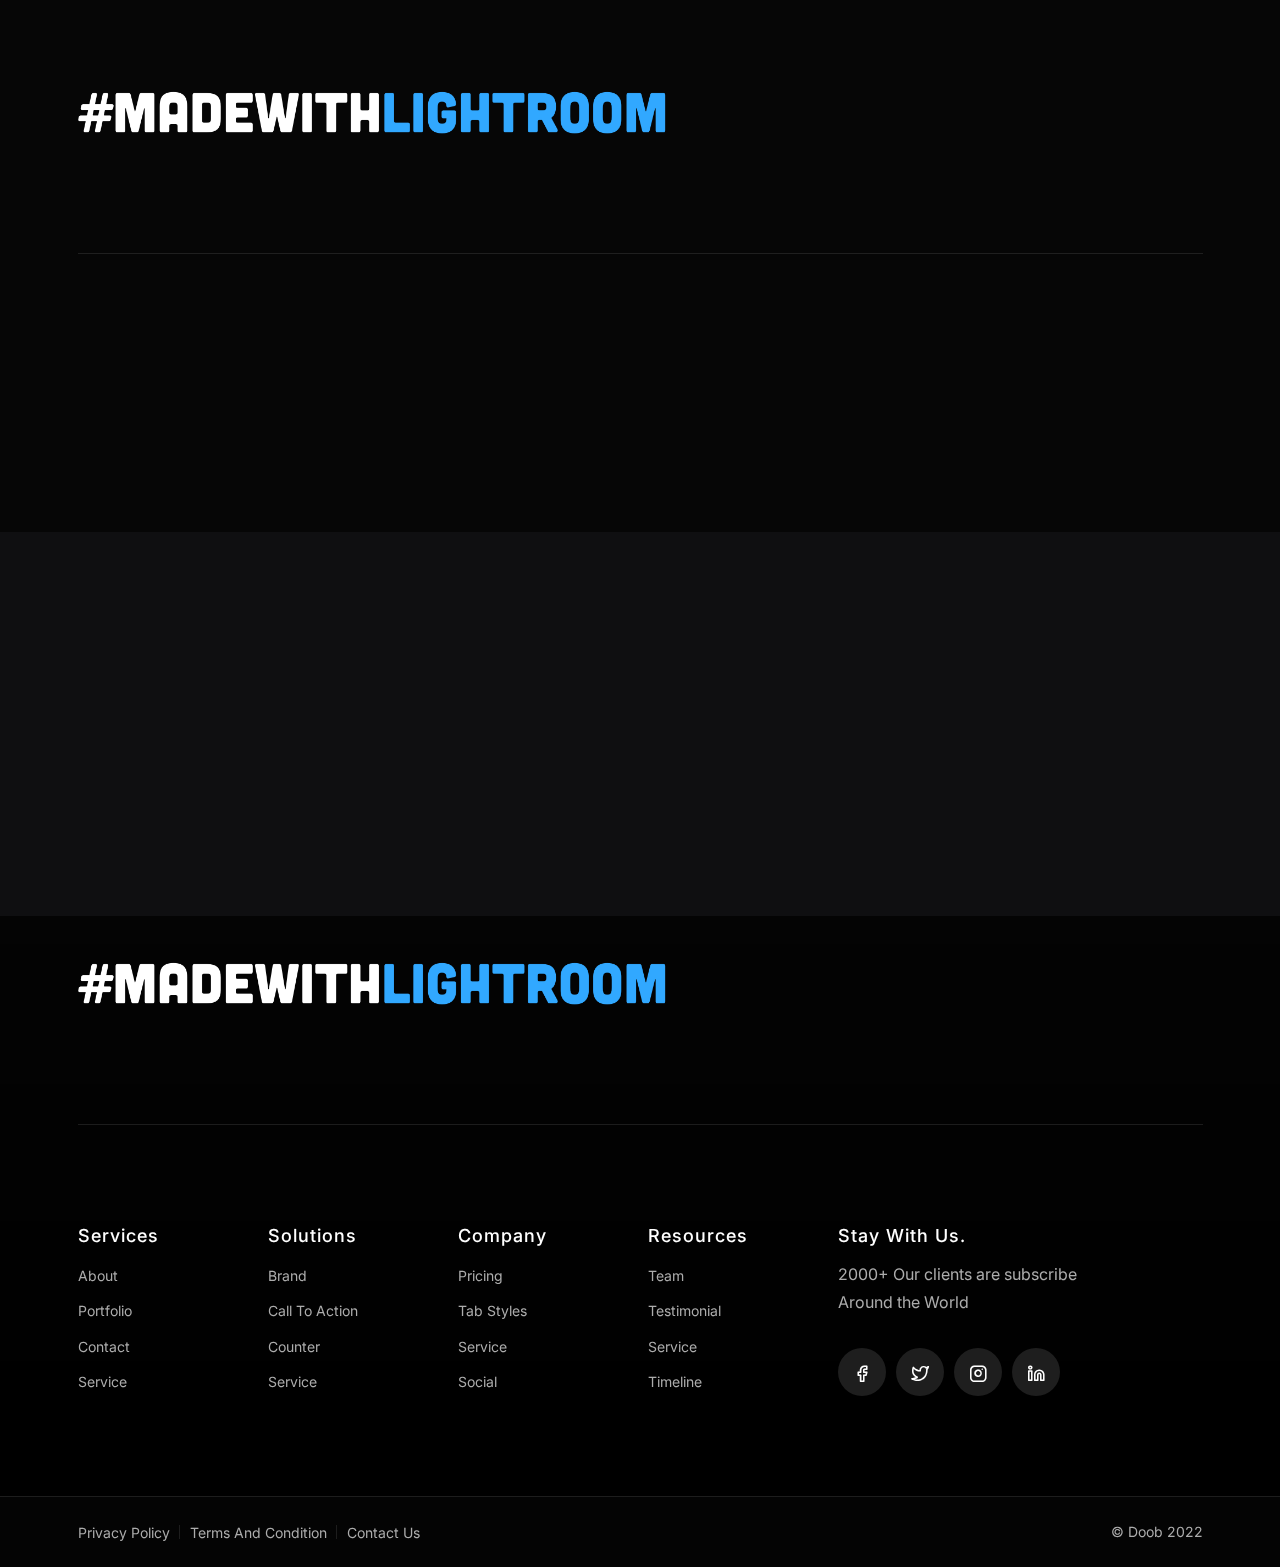
<file: call-to-action.html>
<!DOCTYPE html>
<html lang="en">

<head>
    <meta charset="UTF-8">
    <meta name="viewport" content="width=device-width, initial-scale=1.0">
    <meta name="theme-style-mode" content="1"> <!-- 0 == light, 1 == dark -->

    <title>Call To Action || Doob Business and Consulting Bootstrap5 Template</title>
    <!-- Favicon -->
    <link rel="shortcut icon" type="image/x-icon" href="assets/images/favicon.png">
    <!-- CSS ============================================ -->
    <link rel="stylesheet" href="assets/css/vendor/bootstrap.min.css">
    <link rel="stylesheet" href="assets/css/plugins/animation.css">
    <link rel="stylesheet" href="assets/css/plugins/feature.css">
    <link rel="stylesheet" href="assets/css/plugins/magnify.min.css">
    <link rel="stylesheet" href="assets/css/plugins/slick.css">
    <link rel="stylesheet" href="assets/css/plugins/slick-theme.css">
    <link rel="stylesheet" href="assets/css/plugins/lightbox.css">
    <link rel="stylesheet" href="assets/css/style.css">
</head>


<body>
    <main class="page-wrapper">
        <!-- Start Header Top Area  -->
        <div class="header-top-news bg-image1">
            <div class="wrapper">
                <div class="container">
                    <div class="row">
                        <div class="col-lg-12">
                            <div class="inner">
                                <div class="content">
                                    <span class="rainbow-badge">Limited Time Offer</span>
                                    <span class="news-text">Intro price. Get Doob for Big Sale -95% off.</span>
                                </div>
                                <div class="right-button">
                                    <a class="btn-read-more" href="https://themeforest.net/checkout/from_item/34133466?license=regular">
                                        <span>Purchase Now <i class="feather-arrow-right"></i></span>
                                    </a>
                                </div>
                            </div>
                        </div>
                    </div>
                </div>
            </div>
            <div class="icon-close">
                <button class="close-button bgsection-activation">
                    <i class="feather-x"></i>
                </button>
            </div>
        </div>
        <!-- End Header Top Area  -->
        <!-- Start Header Area  -->
        <header class="rainbow-header header-default header-not-transparent header-sticky">
            <div class="container position-relative">
                <div class="row align-items-center row--0">
                    <div class="col-lg-3 col-md-6 col-4">
                        <div class="logo">
                            <a href="index.html">
                                <img class="logo-light" src="assets/images/logo/logo.png" alt="Corporate Logo">
                                <img class="logo-dark" src="assets/images/logo/logo-dark.png" alt="Corporate Logo">
                            </a>
                        </div>
                    </div>
                    <div class="col-lg-9 col-md-6 col-8 position-static">
                        <div class="header-right">

                            <nav class="mainmenu-nav d-none d-lg-block">
                                <ul class="mainmenu">
                                    <li class="with-megamenu has-menu-child-item position-relative"><a href="#">Home</a>
                                        <div class="rainbow-megamenu with-mega-item-2">
                                            <div class="wrapper">
                                                <div class="row row--0">
                                                    <div class="col-lg-6 single-mega-item">
                                                        <ul class="mega-menu-item">
                                                            <li><a href="index-landing.html">Sass Landing <span class="rainbow-badge-card">New</span></a></li>
                                                            <li><a href="index-application.html">Application <span class="rainbow-badge-card">New</span></a></li>
                                                            <li><a href="index-collaborate.html">Collaborate <span class="rainbow-badge-card">New</span></a></li>
                                                            <li><a href="index-business-consulting.html">Business Consulting</a></li>
                                                            <li><a href="index-business-consulting-2.html">Business Consulting 02</a></li>
                                                            <li><a href="index-magazine.html">Magazine <span class="rainbow-badge-card">New</span></a></li>
                                                            <li><a href="index-corporate.html">Corporate</a></li>
                                                            <li><a href="index-business.html">Business</a></li>
                                                            <li><a href="index-digital-agency.html">Digital Agency</a></li>
                                                            <li><a href="index-finance.html">Finance</a></li>
                                                            <li><a href="index-company.html">Company</a></li>
                                                            <li><a href="index-marketing-agency.html">Marketing Agency</a></li>
                                                        </ul>
                                                    </div>
                                                    <div class="col-lg-6 single-mega-item">
                                                        <ul class="mega-menu-item">
                                                            <li><a href="index-travel-agency.html">Travel Agency</a></li>
                                                            <li><a href="index-consulting.html">Consulting</a></li>
                                                            <li><a href="index-seo-agency.html">SEO Agency</a></li>
                                                            <li><a href="index-personal-portfolio.html">Personal Portfolio</a></li>
                                                            <li><a href="index-event-conference.html">Event Conference</a></li>
                                                            <li><a href="index-creative-portfolio.html">Creative Portfolio</a></li>
                                                            <li><a href="index-freelancer.html">Freelancer</a></li>
                                                            <li><a href="index-international-consulting.html">International Consulting</a></li>
                                                            <li><a href="index-startup.html">Startup</a></li>
                                                            <li><a href="index-web-agency.html">Web Agency</a></li>
                                                            <li><a href="index-corporate-one-page.html">Corporate One Page <span class="rainbow-badge-card">New</span></a></li>
                                                            <li><a href="index-photographer.html">Photographer <span class="rainbow-badge-card">New</span></a></li>
                                                        </ul>
                                                    </div>
                                                </div>
                                            </div>
                                        </div>
                                    </li>
                                    <li><a href="about.html">About</a></li>
                                    <li class="with-megamenu has-menu-child-item"><a href="#">Elements</a>
                                        <div class="rainbow-megamenu">
                                            <div class="wrapper">
                                                <div class="row row--0">
                                                    <div class="col-lg-3 single-mega-item">
                                                        <ul class="mega-menu-item">
                                                            <li><a href="button.html">Button</a></li>
                                                            <li><a href="service.html">Service</a></li>
                                                            <li><a href="counter.html">Counter</a></li>
                                                            <li><a href="progressbar.html">Progressbar</a></li>
                                                            <li><a href="accordion.html">Accordion</a></li>
                                                            <li><a href="social-share.html">Social Share</a></li>
                                                            <li><a href="blog-grid.html">Blog Grid</a></li>
                                                        </ul>
                                                    </div>
                                                    <div class="col-lg-3 single-mega-item">
                                                        <ul class="mega-menu-item">
                                                            <li><a href="team.html">Team</a></li>
                                                            <li><a href="portfolio.html">Portfolio</a></li>
                                                            <li><a href="testimonial.html">Testimonial</a></li>
                                                            <li><a href="timeline.html">Timeline</a></li>
                                                            <li><a href="tab.html">Tab</a></li>
                                                            <li><a href="pricing.html">Pricing</a></li>
                                                            <li><a href="split.html">Split Section</a></li>
                                                        </ul>
                                                    </div>
                                                    <div class="col-lg-3 single-mega-item">
                                                        <ul class="mega-menu-item">
                                                            <li><a href="call-to-action.html">Call To Action</a></li>
                                                            <li><a href="video.html">Video</a></li>
                                                            <li><a href="gallery.html">Gallery</a></li>
                                                            <li><a href="contact.html">Contact</a></li>
                                                            <li><a href="brand.html">Brand</a></li>
                                                            <li><a href="portfolio.html">Portfolio</a></li>
                                                            <li><a href="error.html">404</a></li>
                                                        </ul>
                                                    </div>
                                                    <div class="col-lg-3 single-mega-item">
                                                        <ul class="mega-menu-item">
                                                            <li><a href="advance-tab.html">Advance Tab <span
                                        class="rainbow-badge-card">Hot</span></a></li>
                                                            <li><a href="brand-carouse.html">Brand Carousel <span
                                        class="rainbow-badge-card">New</span></a></li>
                                                            <li><a href="advance-pricing.html">Advance Pricing <span
                                        class="rainbow-badge-card">Hot</span></a></li>
                                                            <li><a href="portfolio-details.html">Portfolio Details</a></li>
                                                            <li><a href="blog-details.html">Blog Details</a></li>
                                                            <li><a href="privacy-policy.html">Privacy Policy <span
                                class="rainbow-badge-card">New</span></a></li>
                                                            <li><a href="login.html">Profile <span
                                class="rainbow-badge-card">New</span></a></li>
                                                        </ul>
                                                    </div>
                                                </div>
                                            </div>
                                        </div>
                                    </li>

                                    <li class="has-droupdown has-menu-child-item"><a href="#">Blog</a>
                                        <ul class="submenu">
                                            <li><a href="blog-grid.html">Blog Grid</a></li>
                                            <li><a href="blog-grid-sidebar.html">Blog Grid Sidebar</a></li>
                                            <li><a href="blog-list-view.html">Blog List View</a></li>
                                            <li><a href="blog-list-sidebar.html">Blog List View Sidebar</a></li>
                                            <li><a href="blog-details.html">Blog Details</a></li>
                                        </ul>
                                    </li>

                                    <li class="has-droupdown has-menu-child-item"><a href="#">Portfolio</a>
                                        <ul class="submenu">
                                            <li><a href="portfolio.html">Portfolio Default</a></li>
                                            <li><a href="portfolio-three-column.html">Portfolio Three Column</a></li>
                                            <li><a href="portfolio-full-width.html">Portfolio Full Width</a></li>
                                            <li><a href="portfolio-grid-layout.html">Portfolio Grid Layout</a></li>
                                            <li><a href="portfolio-box-layout.html">Portfolio Box Layout</a></li>
                                            <li><a href="portfolio-details.html">Portfolio Details</a></li>
                                        </ul>
                                    </li>
                                    <li><a href="contact.html">Contact</a></li>
                                </ul>







                            </nav>

                            <!-- Start Header Btn  -->
                            <div class="header-btn">
                                <a class="btn-default btn-small round" target="_blank" href="https://themeforest.net/checkout/from_item/34133466?license=regular">BUY NOW</a>
                            </div>
                            <!-- End Header Btn  -->

                            <!-- Start Mobile-Menu-Bar -->
                            <div class="mobile-menu-bar ml--5 d-block d-lg-none">
                                <div class="hamberger">
                                    <button class="hamberger-button">
                                        <i class="feather-menu"></i>
                                    </button>
                                </div>
                            </div>
                            <!-- Start Mobile-Menu-Bar -->

                            <div id="my_switcher" class="my_switcher">
                                <ul>
                                    <li>
                                        <a href="javascript: void(0);" data-theme="light" class="setColor light">
                                            <img class="sun-image" src="assets/images/icons/sun-01.svg" alt="Sun images">
                                        </a>
                                    </li>
                                    <li>
                                        <a href="javascript: void(0);" data-theme="dark" class="setColor dark">
                                            <img class="Victor Image" src="assets/images/icons/vector.svg" alt="Vector Images">
                                        </a>
                                    </li>
                                </ul>
                            </div>

                        </div>
                    </div>
                </div>
            </div>
        </header>
        <!-- End Header Area  -->
        <div class="popup-mobile-menu">
            <div class="inner">
                <div class="header-top">
                    <div class="logo">
                        <a href="index.html">
                            <img class="logo-light" src="assets/images/logo/logo.png" alt="Corporate Logo">
                            <img class="logo-dark" src="assets/images/logo/logo-dark.png" alt="Corporate Logo">
                        </a>
                    </div>
                    <div class="close-menu">
                        <button class="close-button">
                            <i class="feather-x"></i>
                        </button>
                    </div>
                </div>
                <ul class="mainmenu">
                    <li class="with-megamenu has-menu-child-item position-relative"><a href="#">Home</a>
                        <div class="rainbow-megamenu with-mega-item-2">
                            <div class="wrapper">
                                <div class="row row--0">
                                    <div class="col-lg-6 single-mega-item">
                                        <ul class="mega-menu-item">
                                            <li><a href="index-landing.html">Sass Landing <span class="rainbow-badge-card">New</span></a></li>
                                            <li><a href="index-application.html">Application <span class="rainbow-badge-card">New</span></a></li>
                                            <li><a href="index-collaborate.html">Collaborate <span class="rainbow-badge-card">New</span></a></li>
                                            <li><a href="index-business-consulting.html">Business Consulting</a></li>
                                            <li><a href="index-business-consulting-2.html">Business Consulting 02</a></li>
                                            <li><a href="index-magazine.html">Magazine <span class="rainbow-badge-card">New</span></a></li>
                                            <li><a href="index-corporate.html">Corporate</a></li>
                                            <li><a href="index-business.html">Business</a></li>
                                            <li><a href="index-digital-agency.html">Digital Agency</a></li>
                                            <li><a href="index-finance.html">Finance</a></li>
                                            <li><a href="index-company.html">Company</a></li>
                                            <li><a href="index-marketing-agency.html">Marketing Agency</a></li>
                                        </ul>
                                    </div>
                                    <div class="col-lg-6 single-mega-item">
                                        <ul class="mega-menu-item">
                                            <li><a href="index-travel-agency.html">Travel Agency</a></li>
                                            <li><a href="index-consulting.html">Consulting</a></li>
                                            <li><a href="index-seo-agency.html">SEO Agency</a></li>
                                            <li><a href="index-personal-portfolio.html">Personal Portfolio</a></li>
                                            <li><a href="index-event-conference.html">Event Conference</a></li>
                                            <li><a href="index-creative-portfolio.html">Creative Portfolio</a></li>
                                            <li><a href="index-freelancer.html">Freelancer</a></li>
                                            <li><a href="index-international-consulting.html">International Consulting</a></li>
                                            <li><a href="index-startup.html">Startup</a></li>
                                            <li><a href="index-web-agency.html">Web Agency</a></li>
                                            <li><a href="index-corporate-one-page.html">Corporate One Page <span class="rainbow-badge-card">New</span></a></li>
                                            <li><a href="index-photographer.html">Photographer <span class="rainbow-badge-card">New</span></a></li>
                                        </ul>
                                    </div>
                                </div>
                            </div>
                        </div>
                    </li>
                    <li><a href="about.html">About</a></li>
                    <li class="with-megamenu has-menu-child-item"><a href="#">Elements</a>
                        <div class="rainbow-megamenu">
                            <div class="wrapper">
                                <div class="row row--0">
                                    <div class="col-lg-3 single-mega-item">
                                        <ul class="mega-menu-item">
                                            <li><a href="button.html">Button</a></li>
                                            <li><a href="service.html">Service</a></li>
                                            <li><a href="counter.html">Counter</a></li>
                                            <li><a href="progressbar.html">Progressbar</a></li>
                                            <li><a href="accordion.html">Accordion</a></li>
                                            <li><a href="social-share.html">Social Share</a></li>
                                            <li><a href="blog-grid.html">Blog Grid</a></li>
                                        </ul>
                                    </div>
                                    <div class="col-lg-3 single-mega-item">
                                        <ul class="mega-menu-item">
                                            <li><a href="team.html">Team</a></li>
                                            <li><a href="portfolio.html">Portfolio</a></li>
                                            <li><a href="testimonial.html">Testimonial</a></li>
                                            <li><a href="timeline.html">Timeline</a></li>
                                            <li><a href="tab.html">Tab</a></li>
                                            <li><a href="pricing.html">Pricing</a></li>
                                            <li><a href="split.html">Split Section</a></li>
                                        </ul>
                                    </div>
                                    <div class="col-lg-3 single-mega-item">
                                        <ul class="mega-menu-item">
                                            <li><a href="call-to-action.html">Call To Action</a></li>
                                            <li><a href="video.html">Video</a></li>
                                            <li><a href="gallery.html">Gallery</a></li>
                                            <li><a href="contact.html">Contact</a></li>
                                            <li><a href="brand.html">Brand</a></li>
                                            <li><a href="portfolio.html">Portfolio</a></li>
                                            <li><a href="error.html">404</a></li>
                                        </ul>
                                    </div>
                                    <div class="col-lg-3 single-mega-item">
                                        <ul class="mega-menu-item">
                                            <li><a href="advance-tab.html">Advance Tab <span
                                        class="rainbow-badge-card">Hot</span></a></li>
                                            <li><a href="brand-carouse.html">Brand Carousel <span
                                        class="rainbow-badge-card">New</span></a></li>
                                            <li><a href="advance-pricing.html">Advance Pricing <span
                                        class="rainbow-badge-card">Hot</span></a></li>
                                            <li><a href="portfolio-details.html">Portfolio Details</a></li>
                                            <li><a href="blog-details.html">Blog Details</a></li>
                                            <li><a href="privacy-policy.html">Privacy Policy <span
                                class="rainbow-badge-card">New</span></a></li>
                                            <li><a href="login.html">Profile <span
                                class="rainbow-badge-card">New</span></a></li>
                                        </ul>
                                    </div>
                                </div>
                            </div>
                        </div>
                    </li>

                    <li class="has-droupdown has-menu-child-item"><a href="#">Blog</a>
                        <ul class="submenu">
                            <li><a href="blog-grid.html">Blog Grid</a></li>
                            <li><a href="blog-grid-sidebar.html">Blog Grid Sidebar</a></li>
                            <li><a href="blog-list-view.html">Blog List View</a></li>
                            <li><a href="blog-list-sidebar.html">Blog List View Sidebar</a></li>
                            <li><a href="blog-details.html">Blog Details</a></li>
                        </ul>
                    </li>

                    <li class="has-droupdown has-menu-child-item"><a href="#">Portfolio</a>
                        <ul class="submenu">
                            <li><a href="portfolio.html">Portfolio Default</a></li>
                            <li><a href="portfolio-three-column.html">Portfolio Three Column</a></li>
                            <li><a href="portfolio-full-width.html">Portfolio Full Width</a></li>
                            <li><a href="portfolio-grid-layout.html">Portfolio Grid Layout</a></li>
                            <li><a href="portfolio-box-layout.html">Portfolio Box Layout</a></li>
                            <li><a href="portfolio-details.html">Portfolio Details</a></li>
                        </ul>
                    </li>
                    <li><a href="contact.html">Contact</a></li>
                </ul>







            </div>
        </div>

        <!-- Start Theme Style  -->
        <div>
            <div class="rainbow-gradient-circle"></div>
            <div class="rainbow-gradient-circle theme-pink"></div>
        </div>
        <!-- End Theme Style  -->



        <!-- Start Call To Action Area  -->
        <div class="main-content">

            <div class="rainbow-callto-action-area rainbow-section-gap">
                <div class="wrapper">
                    <div class="row">
                        <div class="col-lg-12 mb--40">
                            <div class="section-title text-center" data-sal="slide-up" data-sal-duration="400" data-sal-delay="150">
                                <h4 class="subtitle ">
                                    <span class="theme-gradient">Call To Action</span>
                                </h4>
                                <h2 class="title w-600 mb--20">Style One</h2>
                            </div>
                        </div>
                    </div>
                    <div class="rainbow-callto-action clltoaction-style-default bg-image bg-image2 bg_image_fixed" data-black-overlay="7">
                        <div class="container">
                            <div class="row">
                                <div class="col-lg-12">
                                    <div class="inner">
                                        <div class="content text-center">
                                            <h2 class="title" data-sal="slide-up" data-sal-duration="400" data-sal-delay="200">Ready to start creating a standard website?</h2>
                                            <h6 class="subtitle" data-sal="slide-up" data-sal-duration="400" data-sal-delay="300">Finest choice for your home &amp; office</h6>
                                            <div class="call-to-btn" data-sal="slide-up" data-sal-duration="400" data-sal-delay="350"><a class="btn-default" href="#">Purchase Doob</a>
                                            </div>
                                        </div>
                                    </div>
                                </div>
                            </div>
                        </div>
                    </div>
                </div>
            </div>

            <div class="rainbow-callto-action-area rainbow-section-gapBottom">
                <div class="wrapper">
                    <div class="row">
                        <div class="col-lg-12 mb--40">
                            <div class="section-title text-center" data-sal="slide-up" data-sal-duration="400" data-sal-delay="150">
                                <h4 class="subtitle "><span class="theme-gradient">Call To Action</span></h4>
                                <h2 class="title w-600 mb--20">Style Two</h2>
                            </div>
                        </div>
                    </div>
                    <div class="rainbow-callto-action clltoaction-style-default style-2 bg-image bg-image2 bg_image_fixed" data-black-overlay="7">
                        <div class="container">
                            <div class="row row--30 align-items-center">
                                <div class="col-lg-10 offset-lg-1">
                                    <div class="inner">
                                        <div class="content text-center">
                                            <h2 class="title mb--0" data-sal="slide-up" data-sal-duration="400" data-sal-delay="200">Ready to start creating a standard website?</h2>
                                            <p data-sal="slide-up" data-sal-duration="400" data-sal-delay="300">We help our clients succeed by creating brand identities, digital
                                                experiences, and print materials that communicate clearly.</p>
                                            <div class="call-to-btn text-center" data-sal="slide-up" data-sal-duration="400" data-sal-delay="400"><a class="btn-default btn-icon" href="#">Purchase Doob <i class="feather-arrow-right"></i>
                                                </a>
                                            </div>
                                        </div>
                                    </div>
                                </div>
                            </div>
                        </div>
                    </div>
                </div>
            </div>

            <div class="rainbow-callto-action-area rainbow-section-gapBottom">
                <div class="wrapper">
                    <div class="row">
                        <div class="col-lg-12 mb--40">
                            <div class="section-title text-center" data-sal="slide-up" data-sal-duration="400" data-sal-delay="150">
                                <h4 class="subtitle "><span class="theme-gradient">Call To Action</span></h4>
                                <h2 class="title w-600 mb--20">Style Three</h2>
                            </div>
                        </div>
                    </div>
                    <div class="rainbow-callto-action clltoaction-style-default style-3 bg-image bg-image3 bg_image_fixed">
                        <div class="container">
                            <div class="row row--0 align-items-center content-wrapper">
                                <div class="col-lg-8">
                                    <div class="inner">
                                        <div class="content text-left">
                                            <h2 class="title" data-sal="slide-up" data-sal-duration="400" data-sal-delay="200">Ready to start creating a standard website?</h2>
                                            <h6 class="subtitle" data-sal="slide-up" data-sal-duration="400" data-sal-delay="300">Finest choice for your home &amp; office</h6>
                                        </div>
                                    </div>
                                </div>
                                <div class="col-lg-4">
                                    <div class="call-to-btn text-start text-lg-end" data-sal="slide-up" data-sal-duration="400" data-sal-delay="400"><a class="btn-default" href="#">Purchase
                                            Doob</a></div>
                                </div>
                            </div>
                        </div>
                    </div>
                </div>
            </div>
            <div class="rainbow-callto-action-area rainbow-section-gapBottom">
                <div class="wrapper">
                    <div class="row">
                        <div class="col-lg-12 mb--40">
                            <div class="section-title text-center" data-sal="slide-up" data-sal-duration="400" data-sal-delay="150">
                                <h4 class="subtitle ">
                                    <span class="theme-gradient">Call To Action</span>
                                </h4>
                                <h2 class="title w-600 mb--20">Style Four</h2>
                            </div>
                        </div>
                    </div>
                    <div class="rainbow-callto-action clltoaction-style-default style-4">
                        <div class="container">
                            <div class="row row--0 align-items-center content-wrapper">
                                <div class="col-lg-8">
                                    <div class="inner">
                                        <div class="content text-left">
                                            <h2 class="title" data-sal="slide-up" data-sal-duration="400" data-sal-delay="200">Ready to start creating a standard website?</h2>
                                            <h6 class="subtitle" data-sal="slide-up" data-sal-duration="400" data-sal-delay="300">Finest choice for your home &amp; office</h6>
                                        </div>
                                    </div>
                                </div>
                                <div class="col-lg-4">
                                    <div class="call-to-btn text-start text-lg-end" data-sal="slide-up" data-sal-duration="400" data-sal-delay="400"><a class="btn-default" href="#">Purchase Doob</a>
                                    </div>
                                </div>
                            </div>
                        </div>
                    </div>
                </div>
            </div>

            <!-- Start Call TO Action Area  -->
            <div class="rainbow-callto-action-area rainbow-section-gapBottom">
                <div class="wrapper">
                    <div class="row">
                        <div class="col-lg-12 mb--40">
                            <div class="section-title text-center" data-sal="slide-up" data-sal-duration="400" data-sal-delay="150">
                                <h4 class="subtitle "><span class="theme-gradient">Call To Action</span></h4>
                                <h2 class="title w-600 mb--20">Style Five</h2>
                            </div>
                        </div>
                    </div>
                    <div class="rainbow-callto-action clltoaction-style-default style-5">
                        <div class="container">
                            <div class="row row--0 align-items-center content-wrapper theme-shape">
                                <div class="col-lg-12">
                                    <div class="inner">
                                        <div class="content text-center">
                                            <h2 class="title" data-sal="slide-up" data-sal-duration="400" data-sal-delay="200">Ready to start creating a standard website?</h2>
                                            <h6 class="subtitle" data-sal="slide-up" data-sal-duration="400" data-sal-delay="300">Finest choice for your home &amp; office</h6>
                                            <div class="call-to-btn" data-sal="slide-up" data-sal-duration="400" data-sal-delay="350">
                                                <a class="btn-default btn-icon" href="#">Purchase Doob
                                                    <i class="feather-arrow-right"></i>
                                                </a>
                                            </div>
                                        </div>
                                    </div>
                                </div>
                            </div>
                        </div>
                    </div>
                </div>
            </div>
            <!-- End Call TO Action Area  -->

            <div class="rainbow-callto-action-area rainbow-section-gapBottom">
                <div class="wrapper">
                    <div class="row">
                        <div class="col-lg-12 mb--40">
                            <div class="section-title text-center" data-sal="slide-up" data-sal-duration="400" data-sal-delay="150">
                                <h4 class="subtitle ">
                                    <span class="theme-gradient">Call To Action</span>
                                </h4>
                                <h2 class="title w-600 mb--20">Style Six</h2>
                            </div>
                        </div>
                    </div>
                    <div class="rainbow-callto-action clltoaction-style-default style-6">
                        <div class="container">
                            <div class="row row--0 align-items-center content-wrapper">
                                <div class="col-lg-8 col-12">
                                    <div class="inner">
                                        <div class="content text-left">
                                            <h2 class="title" data-sal="slide-up" data-sal-duration="400" data-sal-delay="200">Ready to start creating a standard website?</h2>
                                        </div>
                                    </div>
                                </div>
                                <div class="col-lg-4 col-12">
                                    <div class="call-to-btn text-start text-lg-end mt_md--20 mt_sm--20" data-sal="slide-up" data-sal-duration="400" data-sal-delay="300"><a class="btn-default" href="#">Purchase Doob</a></div>
                                </div>
                            </div>
                        </div>
                    </div>
                </div>
            </div>

            <div class="rbt-separator-mid">
                <div class="container">
                    <hr class="rbt-separator m-0">
                </div>
            </div>

            <div class="rainbow-callto-action-area rainbow-section-gap">
                <div class="wrapper">
                    <div class="row">
                        <div class="col-lg-12 mb--40">
                            <div class="section-title text-center" data-sal="slide-up" data-sal-duration="400" data-sal-delay="150">
                                <h4 class="subtitle "><span class="theme-gradient">Call To Action</span></h4>
                                <h2 class="title w-600 mb--20">Style Seven</h2>
                            </div>
                        </div>
                    </div>
                    <div class="rainbow-callto-action clltoaction-style-default style-7">
                        <div class="container">
                            <div class="row row--0 align-items-center content-wrapper">
                                <div class="col-lg-8 col-md-8">
                                    <div class="inner">
                                        <div class="content text-left">
                                            <div class="logo">
                                                <a href="index.html">
                                                    <img src="assets/images/logo/logo.png" alt="Corporate Logo">
                                                </a>
                                            </div>
                                            <p class="subtitle" data-sal="slide-up" data-sal-duration="400" data-sal-delay="200">If you want to create a corporate template you can
                                                purshace now our doob template.</p>
                                        </div>
                                    </div>
                                </div>
                                <div class="col-lg-4 col-md-4">
                                    <div class="call-to-btn text-start text-lg-end mt_sm--20" data-sal="slide-up" data-sal-duration="400" data-sal-delay="150">
                                        <a class="btn-default btn-icon" href="#">Purchase Doob
                                            <i class="feather-arrow-right"></i>
                                        </a>
                                    </div>
                                </div>
                            </div>
                        </div>
                    </div>
                </div>
            </div>
            <div class="rainbow-callto-action-area ">
                <div class="wrapper">
                    <div class="row">
                        <div class="col-lg-12 mb--40">
                            <div class="section-title text-center" data-sal="slide-up" data-sal-duration="400" data-sal-delay="150">
                                <h4 class="subtitle "><span class="theme-gradient">Call To Action</span></h4>
                                <h2 class="title w-600 mb--20">Style Eight</h2>
                            </div>
                        </div>
                    </div>
                    <div class="rainbow-callto-action rainbow-call-to-action style-8 content-wrapper">
                        <div class="container">
                            <div class="row row--0 align-items-center ">
                                <div class="col-lg-12">
                                    <div class="inner">
                                        <div class="content text-center">
                                            <h2 class="title" data-sal="slide-up" data-sal-duration="400" data-sal-delay="200">Ready to start creating a standard website?</h2>
                                            <h6 class="subtitle" data-sal="slide-up" data-sal-duration="400" data-sal-delay="300">Finest choice for your home &amp; office</h6>
                                            <div class="call-to-btn text-center mt--30" data-sal="slide-up" data-sal-duration="400" data-sal-delay="400">
                                                <a class="btn-default btn-icon" href="#">Purchase Doob <i class="feather-arrow-right"></i>
                                                </a>
                                            </div>
                                        </div>
                                    </div>
                                </div>
                            </div>
                        </div>
                    </div>
                </div>
            </div>
        </div>
        <!-- End Call To Action Area  -->

        <!-- Start Footer Area  -->
        <footer class="rainbow-footer footer-style-default variation-two">
            <div class="rainbow-callto-action clltoaction-style-default style-7">
                <div class="container">
                    <div class="row row--0 align-items-center content-wrapper">
                        <div class="col-lg-8 col-md-8">
                            <div class="inner">
                                <div class="content text-left">
                                    <div class="logo">
                                        <a href="index.html">
                                            <img class="logo-light" src="assets/images/logo/logo.png" alt="Corporate Logo">
                                            <img class="logo-dark" src="assets/images/logo/logo-dark.png" alt="Corporate Logo">
                                        </a>
                                    </div>
                                    <p class="subtitle" data-sal="slide-up" data-sal-duration="400" data-sal-delay="150">If you want to create a corporate template you can purshace now
                                        our doob
                                        template.</p>
                                </div>
                            </div>
                        </div>
                        <div class="col-lg-4 col-md-4" data-sal="slide-up" data-sal-duration="400" data-sal-delay="150">
                            <div class="call-to-btn text-left mt_sm--20 text-lg-right">
                                <a class="btn-default" href="https://themeforest.net/checkout/from_item/34133466?license=regular">Purchase Doob
                                    <i class="feather-arrow-right"></i>
                                </a>
                            </div>
                        </div>
                    </div>
                </div>
            </div>
            <div class="footer-top">
                <div class="container">
                    <div class="row">
                        <div class="col-lg-2 col-md-6 col-sm-6 col-12">
                            <div class="rainbow-footer-widget">
                                <h4 class="title">Services</h4>
                                <div class="inner">
                                    <ul class="footer-link link-hover">
                                        <li><a href="about.html">About</a></li>
                                        <li><a href="portfolio.html">Portfolio</a></li>
                                        <li><a href="contact.html">Contact</a></li>
                                        <li><a href="service.html">Service</a></li>
                                    </ul>
                                </div>
                            </div>
                        </div>
                        <div class="col-lg-2 col-md-6 col-sm-6 col-12">
                            <div class="rainbow-footer-widget">
                                <div class="widget-menu-top">
                                    <h4 class="title">Solutions</h4>
                                    <div class="inner">
                                        <ul class="footer-link link-hover">
                                            <li><a href="brand.html">Brand</a></li>
                                            <li><a href="call-to-action.html">call To Action</a></li>
                                            <li><a href="counter.html">Counter</a></li>
                                            <li><a href="service.html">Service</a></li>
                                        </ul>
                                    </div>
                                </div>
                            </div>
                        </div>
                        <div class="col-lg-2 col-md-6 col-sm-6 col-12">
                            <div class="rainbow-footer-widget">
                                <h4 class="title">Company</h4>
                                <div class="inner">
                                    <ul class="footer-link link-hover">
                                        <li><a href="pricing.html">Pricing</a></li>
                                        <li><a href="tab.html">Tab Styles</a></li>
                                        <li><a href="service.html">Service</a></li>
                                        <li><a href="social-share.html">Social</a></li>
                                    </ul>
                                </div>
                            </div>
                        </div>
                        <div class="col-lg-2 col-md-6 col-sm-6 col-12">
                            <div class="rainbow-footer-widget">
                                <h4 class="title">Resources</h4>
                                <div class="inner">
                                    <ul class="footer-link link-hover">
                                        <li><a href="team.html">Team</a></li>
                                        <li><a href="testimonial.html">Testimonial</a></li>
                                        <li><a href="service.html">Service</a></li>
                                        <li><a href="timeline.html">Timeline</a></li>
                                    </ul>
                                </div>
                            </div>
                        </div>
                        <div class="col-lg-4 col-md-6 col-sm-6 col-12">
                            <div class="rainbow-footer-widget">
                                <h4 class="title">Stay With Us.</h4>
                                <div class="inner">
                                    <h6 class="subtitle">2000+ Our clients are subscribe Around the World</h6>
                                    <ul class="social-icon social-default justify-content-start">
                                        <li><a href="https://www.facebook.com/">
                                                <i class="feather-facebook"></i>
                                            </a>
                                        </li>
                                        <li><a href="https://www.twitter.com">
                                                <i class="feather-twitter"></i>
                                            </a>
                                        </li>
                                        <li><a href="https://www.instagram.com/">
                                                <i class="feather-instagram"></i>
                                            </a>
                                        </li>
                                        <li><a href="https://www.linkdin.com/">
                                                <i class="feather-linkedin"></i>
                                            </a>
                                        </li>
                                    </ul>
                                </div>
                            </div>
                        </div>
                    </div>
                </div>
            </div>
        </footer>
        <!-- End Footer Area  -->
        <!-- Start Copy Right Area  -->
        <div class="copyright-area copyright-style-one">
            <div class="container">
                <div class="row align-items-center">
                    <div class="col-lg-6 col-md-8 col-sm-12 col-12">
                        <div class="copyright-left">
                            <ul class="ft-menu link-hover">
                                <li>
                                    <a href="privacy-policy.html">Privacy Policy</a>
                                </li>
                                <li>
                                    <a href="#">Terms And Condition</a>
                                </li>
                                <li>
                                    <a href="contact.html">Contact Us</a>
                                </li>
                            </ul>
                        </div>
                    </div>
                    <div class="col-lg-6 col-md-4 col-sm-12 col-12">
                        <div class="copyright-right text-center text-lg-end">
                            <p class="copyright-text">© Doob 2022</p>
                        </div>
                    </div>
                </div>
            </div>
        </div>
        <!-- End Copy Right Area  -->

    </main>

    <!-- All Scripts  -->
    <!-- Start Top To Bottom Area  -->
    <div class="rainbow-back-top">
        <i class="feather-arrow-up"></i>
    </div>
    <!-- End Top To Bottom Area  -->
    <!-- JS
============================================ -->
    <script src="assets/js/vendor/modernizr.min.js"></script>
    <script src="assets/js/vendor/jquery.min.js"></script>
    <script src="assets/js/vendor/bootstrap.min.js"></script>
    <script src="assets/js/vendor/popper.min.js"></script>
    <script src="assets/js/vendor/waypoint.min.js"></script>
    <script src="assets/js/vendor/wow.min.js"></script>
    <script src="assets/js/vendor/counterup.min.js"></script>
    <script src="assets/js/vendor/feather.min.js"></script>
    <script src="assets/js/vendor/sal.min.js"></script>
    <script src="assets/js/vendor/masonry.js"></script>
    <script src="assets/js/vendor/imageloaded.js"></script>
    <script src="assets/js/vendor/magnify.min.js"></script>
    <script src="assets/js/vendor/lightbox.js"></script>
    <script src="assets/js/vendor/slick.min.js"></script>
    <script src="assets/js/vendor/easypie.js"></script>
    <script src="assets/js/vendor/text-type.js"></script>
    <script src="assets/js/vendor/jquery.style.swicher.js"></script>
    <script src="assets/js/vendor/js.cookie.js"></script>
    <script src="assets/js/vendor/jquery-one-page-nav.js"></script>
    <!-- Main JS -->
    <script src="assets/js/main.js"></script>
</body>

</html>
</file>
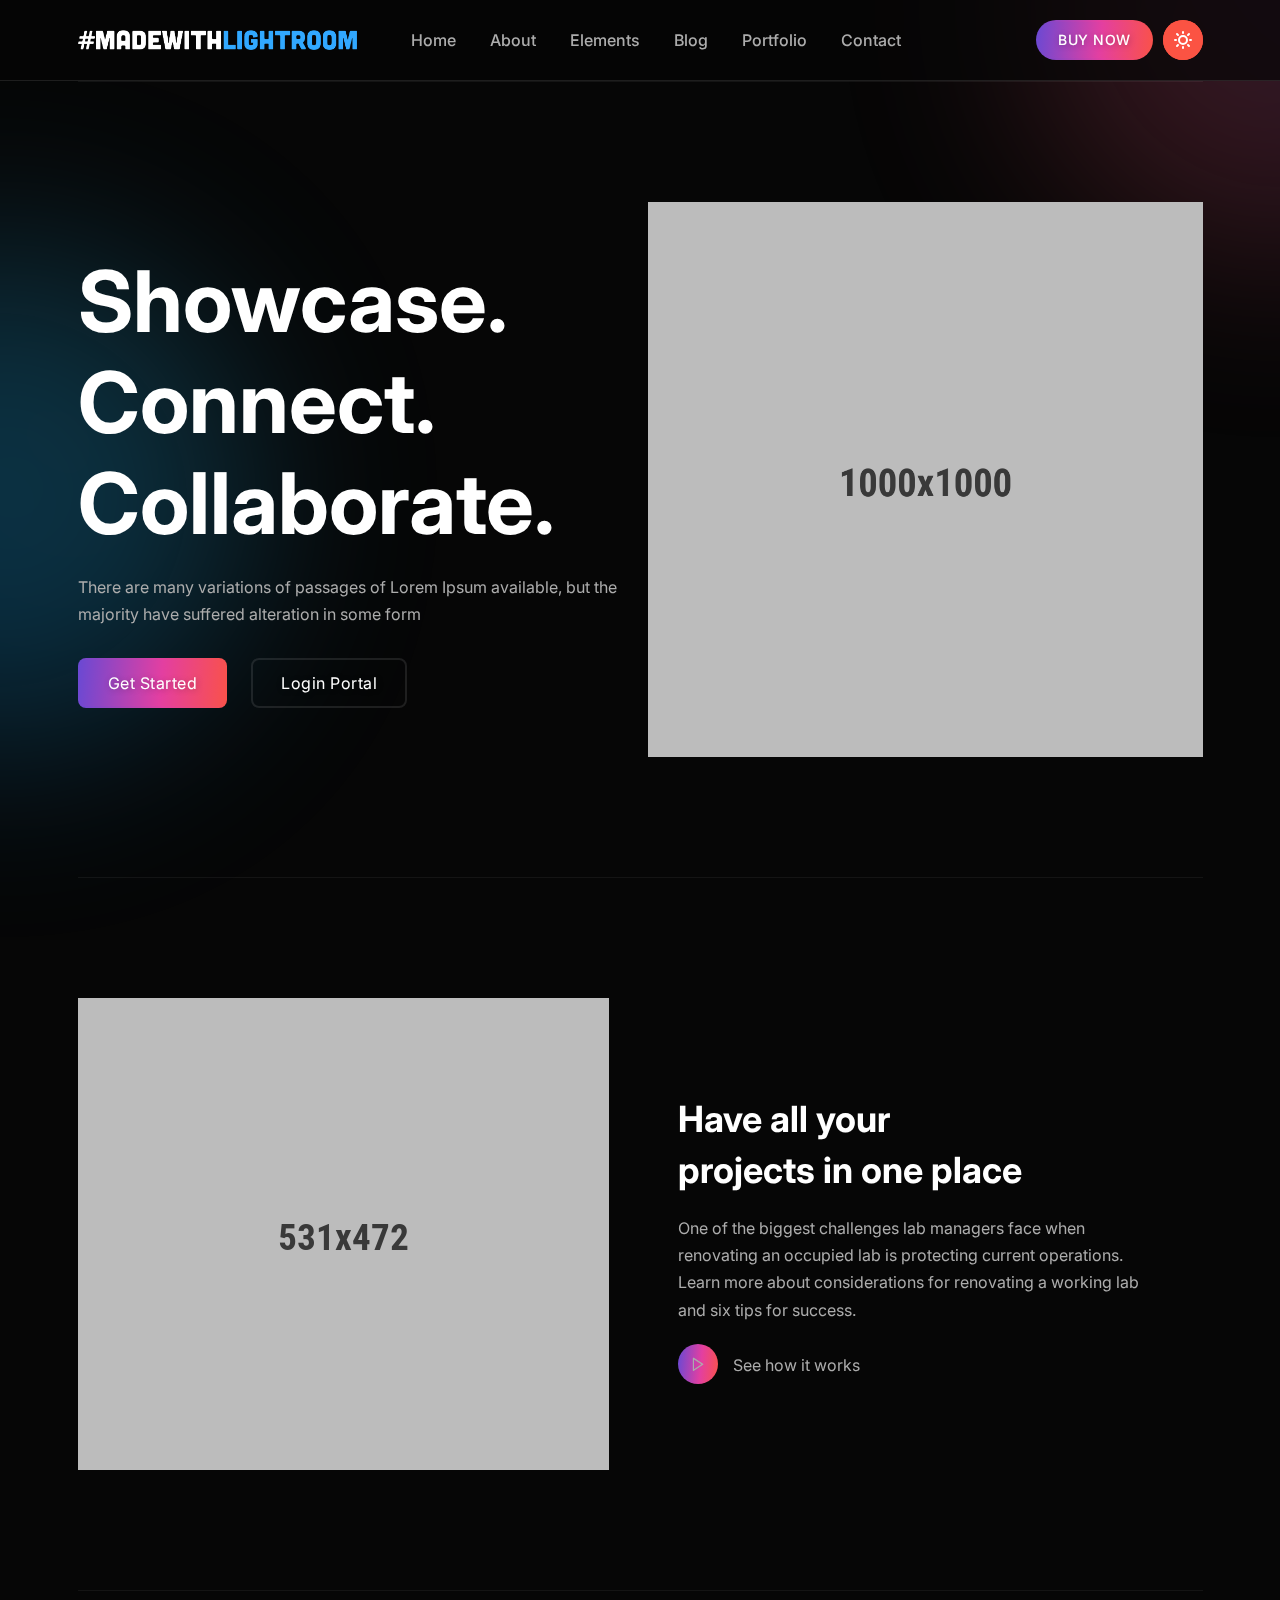
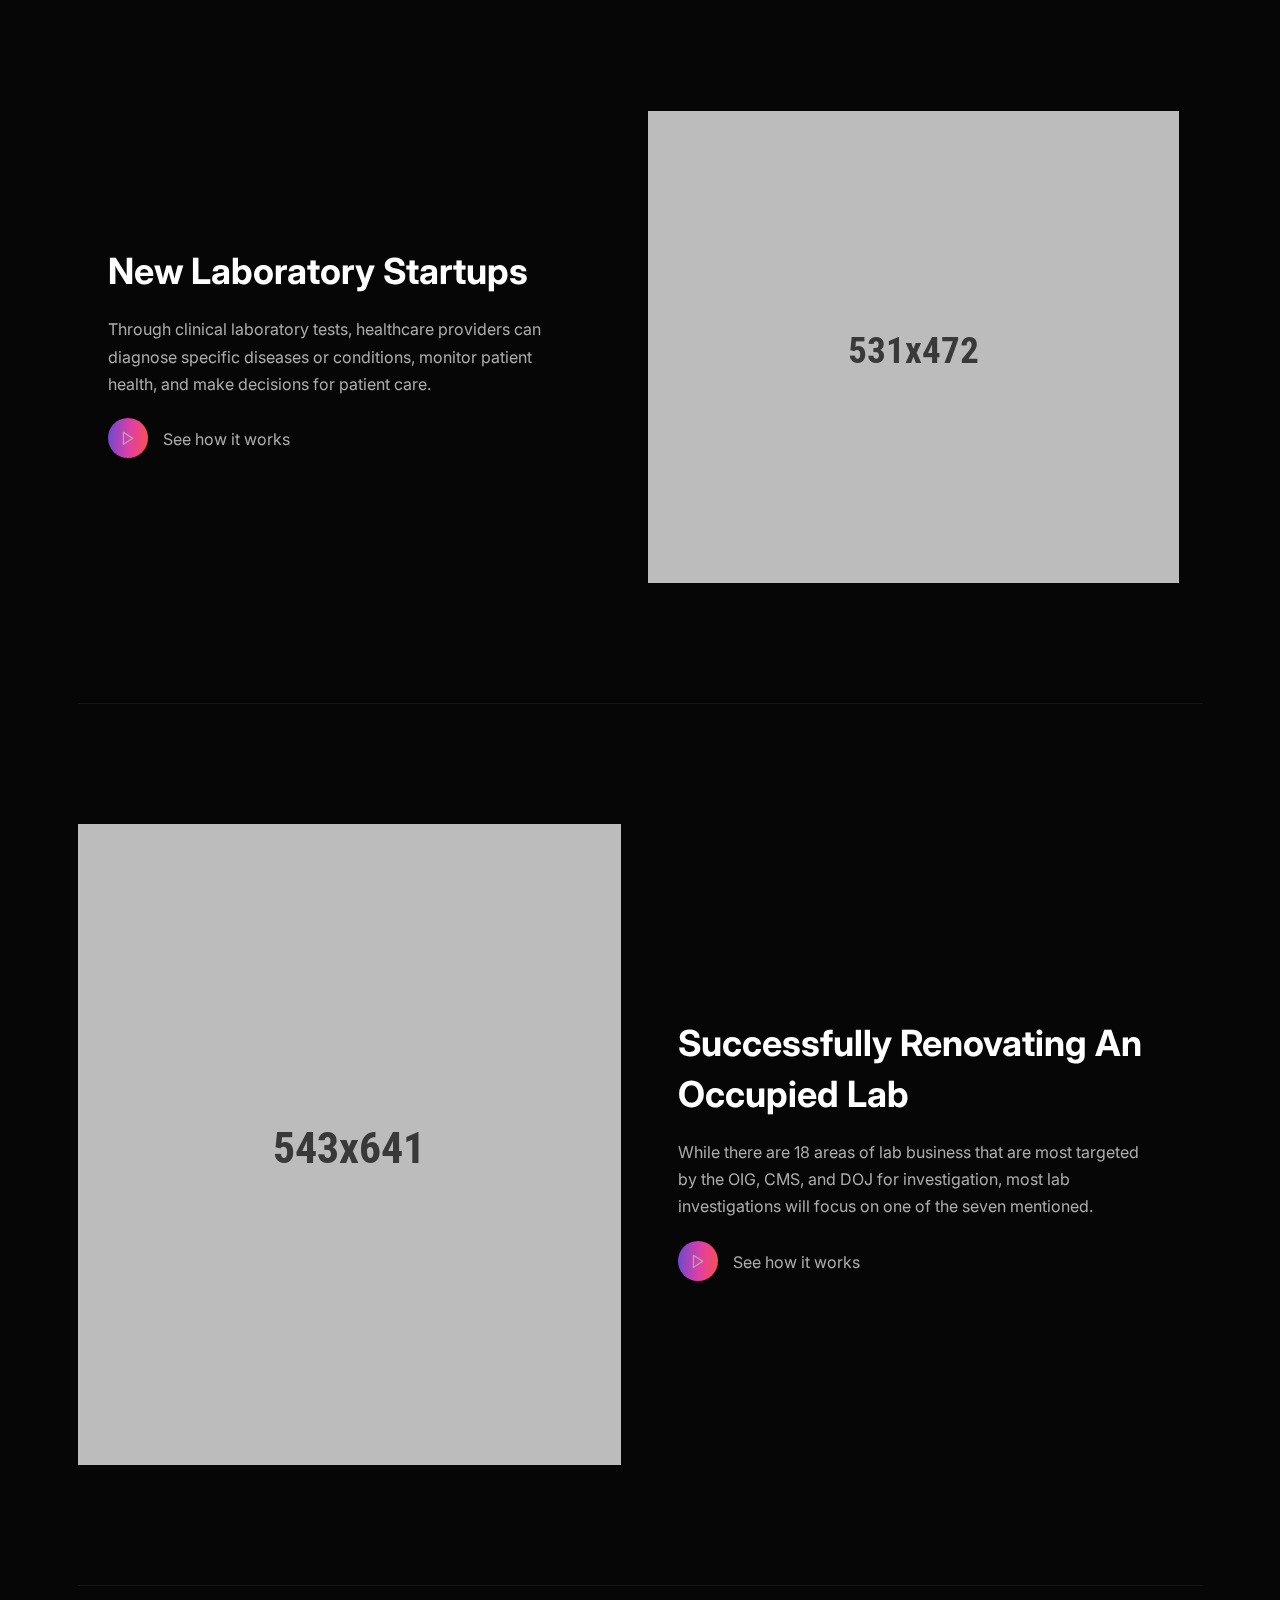
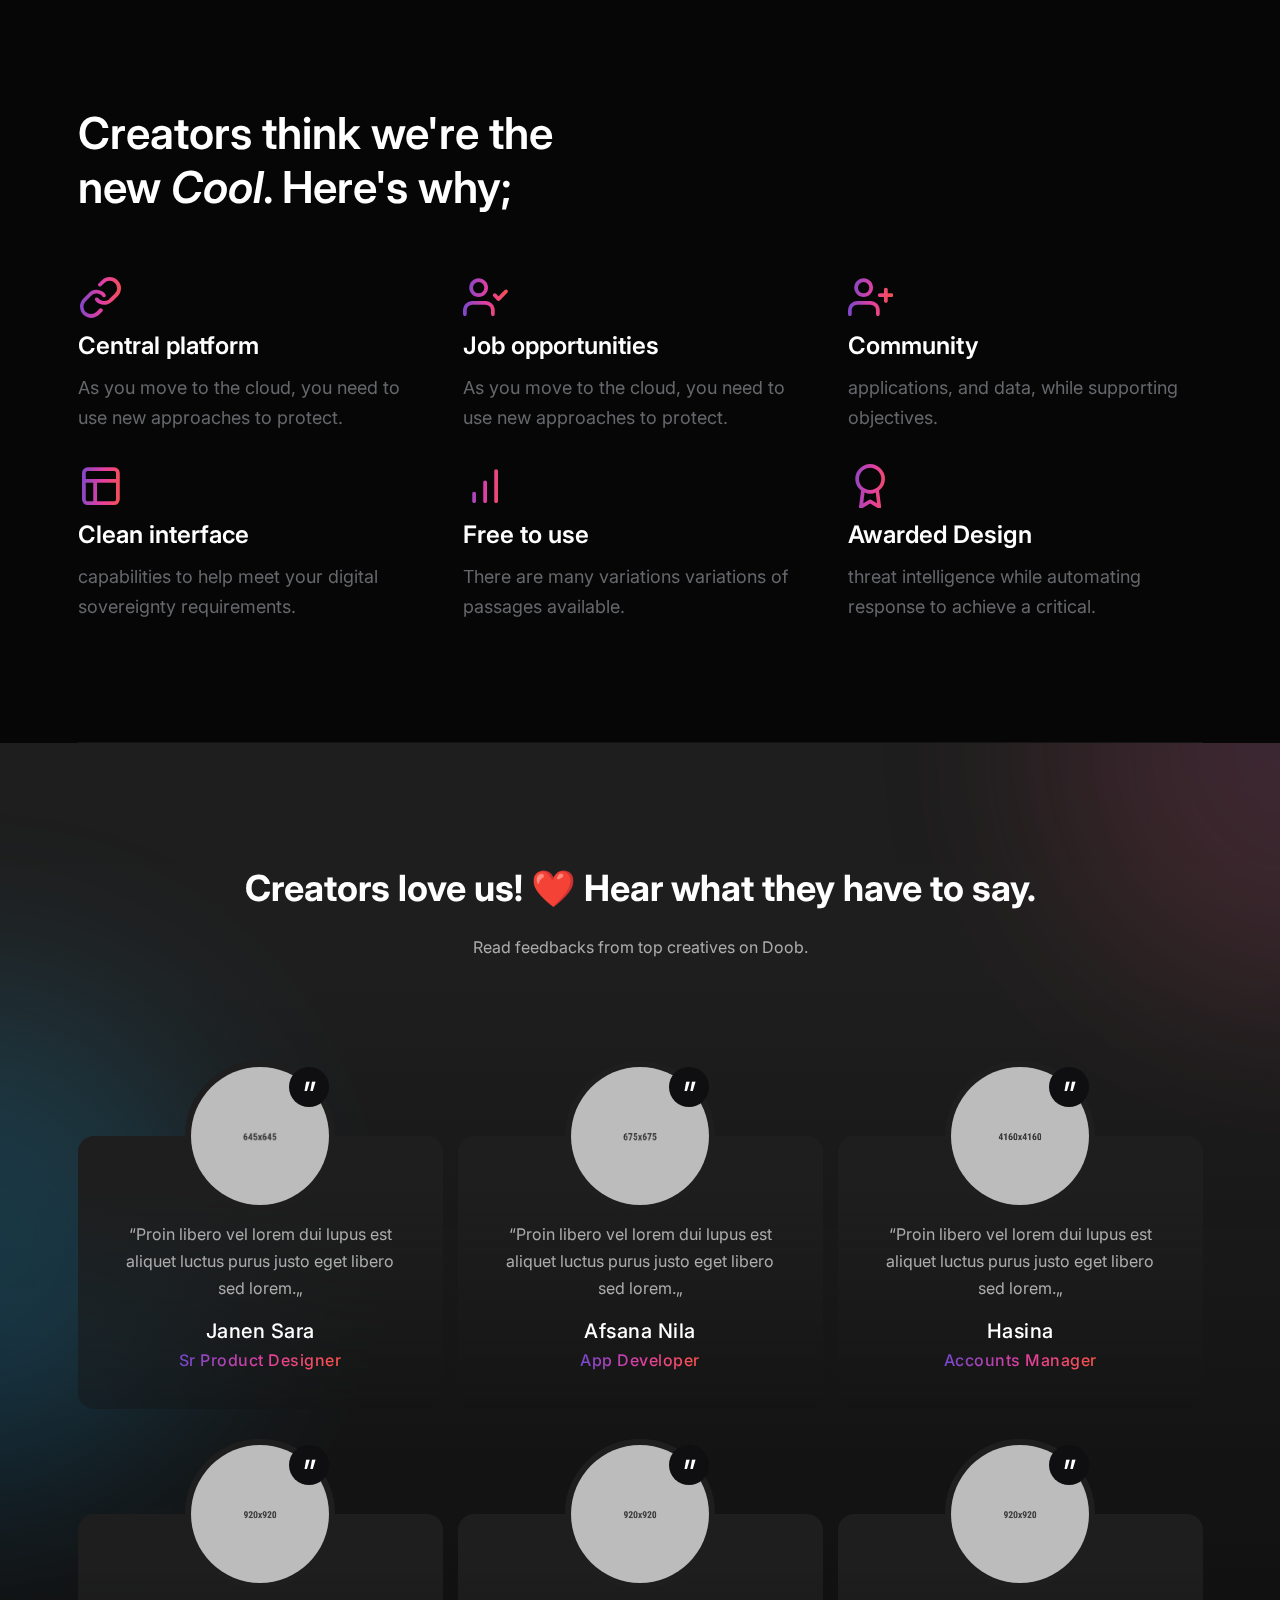
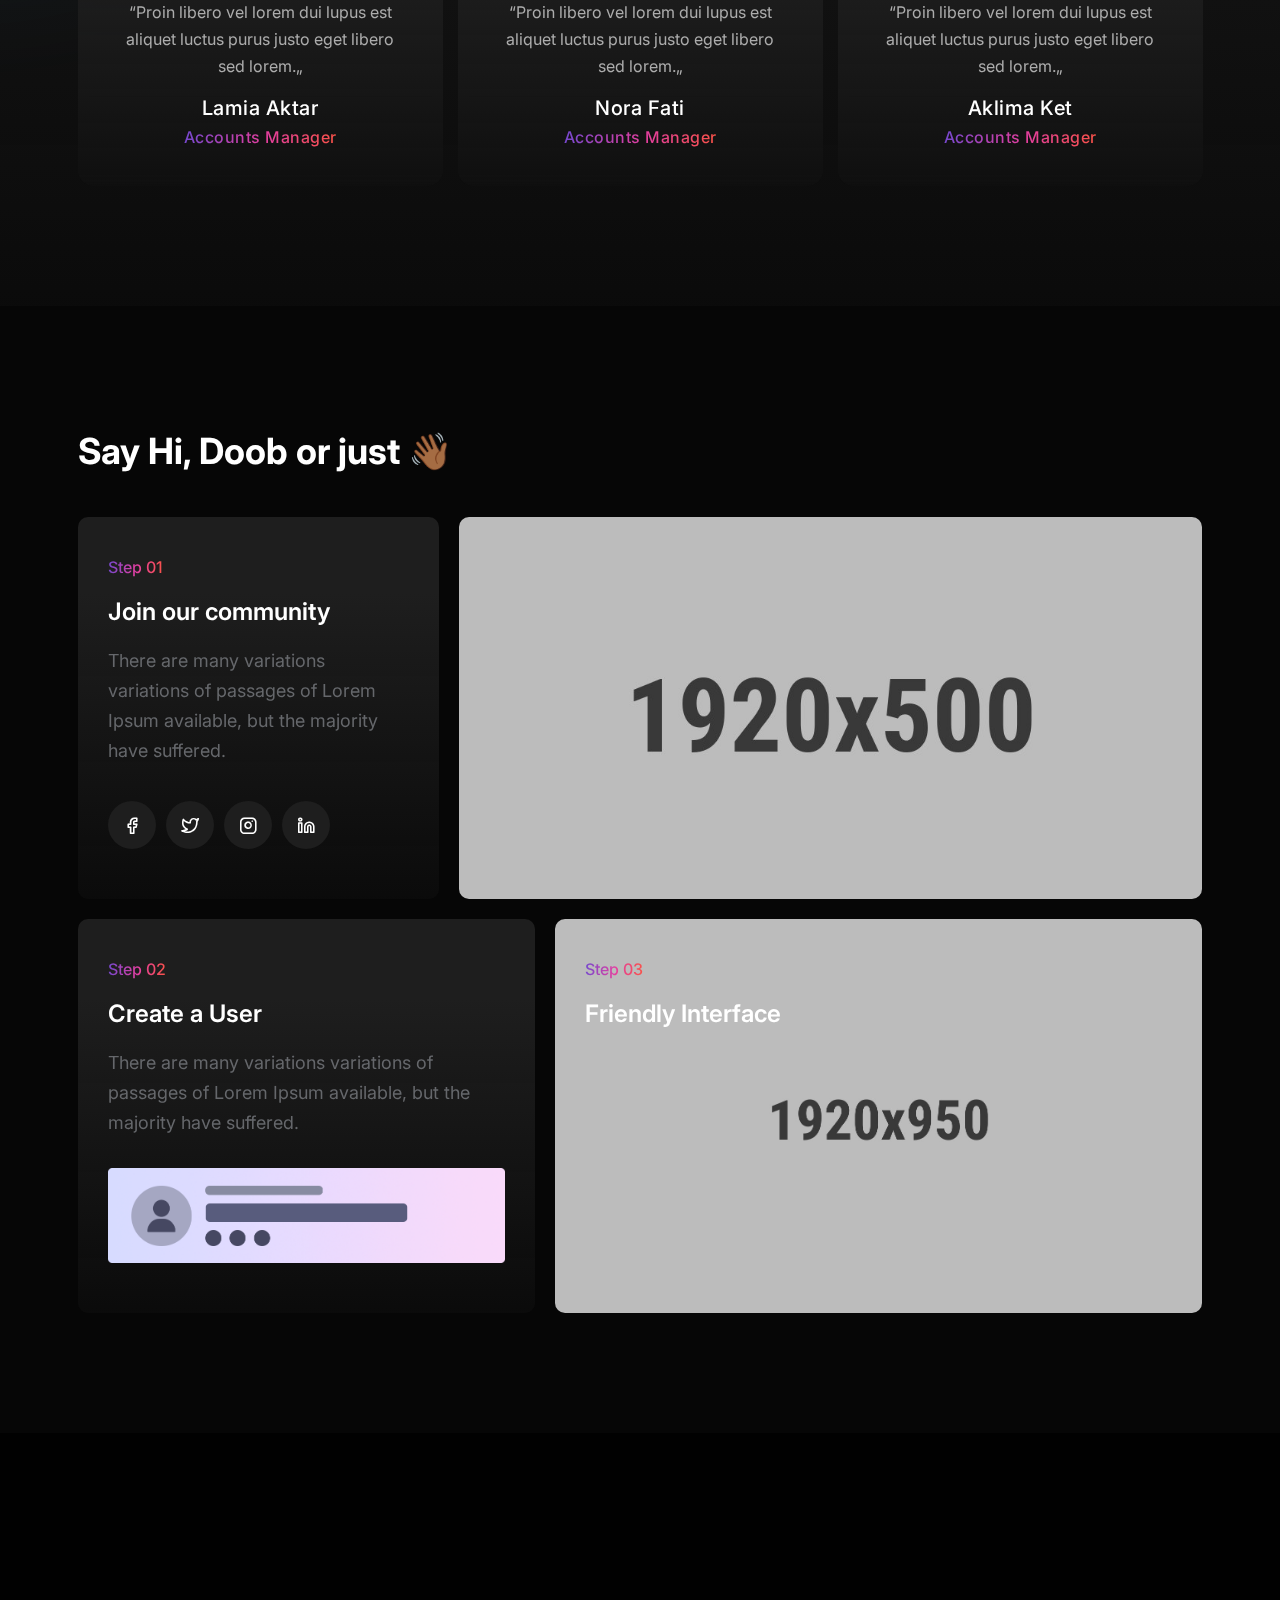
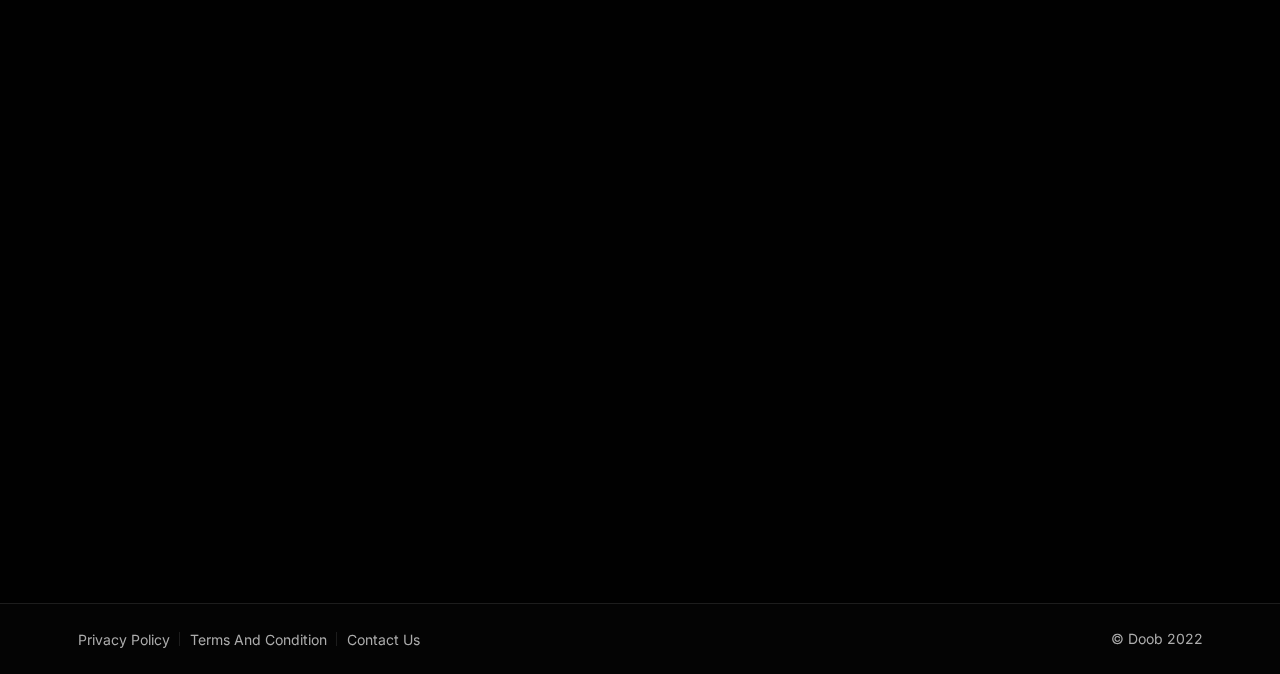
<file: collaborate.html>
<!DOCTYPE html>
<html lang="en">

<head>
    <meta charset="UTF-8">
    <meta name="viewport" content="width=device-width, initial-scale=1.0">
    <meta name="theme-style-mode" content="1"> <!-- 0 == light, 1 == dark -->

    <title>Collaborate || Doob Business and Consulting Bootstrap5 Template</title>
    <!-- Favicon -->
    <link rel="shortcut icon" type="image/x-icon" href="assets/images/favicon.png">
    <!-- CSS ============================================ -->
    <link rel="stylesheet" href="assets/css/vendor/bootstrap.min.css">
    <link rel="stylesheet" href="assets/css/plugins/animation.css">
    <link rel="stylesheet" href="assets/css/plugins/feature.css">
    <link rel="stylesheet" href="assets/css/plugins/magnify.min.css">
    <link rel="stylesheet" href="assets/css/plugins/slick.css">
    <link rel="stylesheet" href="assets/css/plugins/slick-theme.css">
    <link rel="stylesheet" href="assets/css/plugins/lightbox.css">
    <link rel="stylesheet" href="assets/css/style.css">
</head>

<body>
    <main class="page-wrapper">

        <header class="rainbow-header header-default header-left-align header-not-transparent header-sticky">
            <div class="container position-relative">
                <div class="row align-items-center">
                    <div class="col-lg-9 col-md-6 col-4 position-static">
                        <div class="header-left d-flex">
                            <div class="logo">
                                <a href="index.html">
                                    <img class="logo-light" src="assets/images/logo/logo.png" alt="Corporate Logo">
                                    <img class="logo-dark" src="assets/images/logo/logo-dark.png" alt="Corporate Logo">
                                </a>
                            </div>
                            <nav class="mainmenu-nav d-none d-lg-block">
                                <ul class="mainmenu">
                                    <li class="with-megamenu has-menu-child-item position-relative"><a href="#">Home</a>
                                        <div class="rainbow-megamenu with-mega-item-2">
                                            <div class="wrapper">
                                                <div class="row row--0">
                                                    <div class="col-lg-6 single-mega-item">
                                                        <ul class="mega-menu-item">
                                                            <li><a href="index-landing.html">Sass Landing <span class="rainbow-badge-card">New</span></a></li>
                                                            <li><a href="index-application.html">Application <span class="rainbow-badge-card">New</span></a></li>
                                                            <li><a href="collaborate.html">Collaborate <span class="rainbow-badge-card">New</span></a></li>
                                                            <li><a href="index-business-consulting.html">Business Consulting</a></li>
                                                            <li><a href="index-business-consulting-2.html">Business Consulting 02</a></li>
                                                            <li><a href="index-magazine.html">Magazine <span class="rainbow-badge-card">New</span></a></li>
                                                            <li><a href="index-corporate.html">Corporate</a></li>
                                                            <li><a href="index-business.html">Business</a></li>
                                                            <li><a href="index-digital-agency.html">Digital Agency</a></li>
                                                            <li><a href="index-finance.html">Finance</a></li>
                                                            <li><a href="index-company.html">Company</a></li>
                                                            <li><a href="index-marketing-agency.html">Marketing Agency</a></li>
                                                        </ul>
                                                    </div>
                                                    <div class="col-lg-6 single-mega-item">
                                                        <ul class="mega-menu-item">
                                                            <li><a href="index-travel-agency.html">Travel Agency</a></li>
                                                            <li><a href="index-consulting.html">Consulting</a></li>
                                                            <li><a href="index-seo-agency.html">SEO Agency</a></li>
                                                            <li><a href="index-personal-portfolio.html">Personal Portfolio</a></li>
                                                            <li><a href="index-event-conference.html">Event Conference</a></li>
                                                            <li><a href="index-creative-portfolio.html">Creative Portfolio</a></li>
                                                            <li><a href="index-freelancer.html">Freelancer</a></li>
                                                            <li><a href="index-international-consulting.html">International Consulting</a></li>
                                                            <li><a href="index-startup.html">Startup</a></li>
                                                            <li><a href="index-web-agency.html">Web Agency</a></li>
                                                            <li><a href="index-corporate-one-page.html">Corporate One Page <span class="rainbow-badge-card">New</span></a></li>
                                                            <li><a href="index-photographer.html">Photographer <span class="rainbow-badge-card">New</span></a></li>
                                                        </ul>
                                                    </div>
                                                </div>
                                            </div>
                                        </div>
                                    </li>
                                    <li><a href="about.html">About</a></li>
                                    <li class="with-megamenu has-menu-child-item"><a href="#">Elements</a>
                                        <div class="rainbow-megamenu">
                                            <div class="wrapper">
                                                <div class="row row--0">
                                                    <div class="col-lg-3 single-mega-item">
                                                        <ul class="mega-menu-item">
                                                            <li><a href="button.html">Button</a></li>
                                                            <li><a href="service.html">Service</a></li>
                                                            <li><a href="counter.html">Counter</a></li>
                                                            <li><a href="progressbar.html">Progressbar</a></li>
                                                            <li><a href="accordion.html">Accordion</a></li>
                                                            <li><a href="social-share.html">Social Share</a></li>
                                                            <li><a href="blog-grid.html">Blog Grid</a></li>
                                                        </ul>
                                                    </div>
                                                    <div class="col-lg-3 single-mega-item">
                                                        <ul class="mega-menu-item">
                                                            <li><a href="team.html">Team</a></li>
                                                            <li><a href="portfolio.html">Portfolio</a></li>
                                                            <li><a href="testimonial.html">Testimonial</a></li>
                                                            <li><a href="timeline.html">Timeline</a></li>
                                                            <li><a href="tab.html">Tab</a></li>
                                                            <li><a href="pricing.html">Pricing</a></li>
                                                            <li><a href="split.html">Split Section</a></li>
                                                        </ul>
                                                    </div>
                                                    <div class="col-lg-3 single-mega-item">
                                                        <ul class="mega-menu-item">
                                                            <li><a href="call-to-action.html">Call To Action</a></li>
                                                            <li><a href="video.html">Video</a></li>
                                                            <li><a href="gallery.html">Gallery</a></li>
                                                            <li><a href="contact.html">Contact</a></li>
                                                            <li><a href="brand.html">Brand</a></li>
                                                            <li><a href="portfolio.html">Portfolio</a></li>
                                                            <li><a href="error.html">404</a></li>
                                                        </ul>
                                                    </div>
                                                    <div class="col-lg-3 single-mega-item">
                                                        <ul class="mega-menu-item">
                                                            <li><a href="advance-tab.html">Advance Tab <span
                                        class="rainbow-badge-card">Hot</span></a></li>
                                                            <li><a href="brand-carouse.html">Brand Carousel <span
                                        class="rainbow-badge-card">New</span></a></li>
                                                            <li><a href="advance-pricing.html">Advance Pricing <span
                                        class="rainbow-badge-card">Hot</span></a></li>
                                                            <li><a href="portfolio-details.html">Portfolio Details</a></li>
                                                            <li><a href="blog-details.html">Blog Details</a></li>
                                                            <li><a href="privacy-policy.html">Privacy Policy <span
                                class="rainbow-badge-card">New</span></a></li>
                                                            <li><a href="login.html">Profile <span
                                class="rainbow-badge-card">New</span></a></li>
                                                        </ul>
                                                    </div>
                                                </div>
                                            </div>
                                        </div>
                                    </li>

                                    <li class="has-droupdown has-menu-child-item"><a href="#">Blog</a>
                                        <ul class="submenu">
                                            <li><a href="blog-grid.html">Blog Grid</a></li>
                                            <li><a href="blog-grid-sidebar.html">Blog Grid Sidebar</a></li>
                                            <li><a href="blog-list-view.html">Blog List View</a></li>
                                            <li><a href="blog-list-sidebar.html">Blog List View Sidebar</a></li>
                                            <li><a href="blog-details.html">Blog Details</a></li>
                                        </ul>
                                    </li>

                                    <li class="has-droupdown has-menu-child-item"><a href="#">Portfolio</a>
                                        <ul class="submenu">
                                            <li><a href="portfolio.html">Portfolio Default</a></li>
                                            <li><a href="portfolio-three-column.html">Portfolio Three Column</a></li>
                                            <li><a href="portfolio-full-width.html">Portfolio Full Width</a></li>
                                            <li><a href="portfolio-grid-layout.html">Portfolio Grid Layout</a></li>
                                            <li><a href="portfolio-box-layout.html">Portfolio Box Layout</a></li>
                                            <li><a href="portfolio-details.html">Portfolio Details</a></li>
                                        </ul>
                                    </li>
                                    <li><a href="contact.html">Contact</a></li>
                                </ul>







                            </nav>
                        </div>
                    </div>
                    <div class="col-lg-3 col-md-6 col-8">
                        <div class="header-right">
                            <div class="header-btn">
                                <a class="btn-default btn-small round" target="_blank" href="https://themeforest.net/checkout/from_item/34133466?license=regular">BUY NOW</a>
                            </div>

                            <!-- Start Mobile-Menu-Bar -->
                            <div class="mobile-menu-bar ml--5 d-block d-lg-none">
                                <div class="hamberger">
                                    <button class="hamberger-button">
                                        <i class="feather-menu"></i>
                                    </button>
                                </div>
                            </div>
                            <!-- Start Mobile-Menu-Bar -->

                            <!-- Start Switcher Area  -->
                            <div id="my_switcher" class="my_switcher">
                                <ul>
                                    <li>
                                        <a href="javascript: void(0);" data-theme="light" class="setColor light">
                                            <img class="sun-image" src="assets/images/icons/sun-01.svg" alt="Sun images">
                                        </a>
                                    </li>
                                    <li>
                                        <a href="javascript: void(0);" data-theme="dark" class="setColor dark">
                                            <img class="Victor Image" src="assets/images/icons/vector.svg" alt="Vector Images">
                                        </a>
                                    </li>
                                </ul>
                            </div>
                            <!-- Start Switcher Area  -->

                        </div>
                    </div>
                </div>
            </div>
        </header>
        <div class="popup-mobile-menu">
            <div class="inner">
                <div class="header-top">
                    <div class="logo">
                        <a href="index.html">
                            <img class="logo-light" src="assets/images/logo/logo.png" alt="Corporate Logo">
                            <img class="logo-dark" src="assets/images/logo/logo-dark.png" alt="Corporate Logo">
                        </a>
                    </div>
                    <div class="close-menu">
                        <button class="close-button">
                            <i class="feather-x"></i>
                        </button>
                    </div>
                </div>
                <ul class="mainmenu">
                    <li class="with-megamenu has-menu-child-item position-relative"><a href="#">Home</a>
                        <div class="rainbow-megamenu with-mega-item-2">
                            <div class="wrapper">
                                <div class="row row--0">
                                    <div class="col-lg-6 single-mega-item">
                                        <ul class="mega-menu-item">
                                            <li><a href="index-landing.html">Sass Landing <span class="rainbow-badge-card">New</span></a></li>
                                            <li><a href="index-application.html">Application <span class="rainbow-badge-card">New</span></a></li>
                                            <li><a href="collaborate.html">Collaborate <span class="rainbow-badge-card">New</span></a></li>
                                            <li><a href="index-business-consulting.html">Business Consulting</a></li>
                                            <li><a href="index-business-consulting-2.html">Business Consulting 02</a></li>
                                            <li><a href="index-magazine.html">Magazine <span class="rainbow-badge-card">New</span></a></li>
                                            <li><a href="index-corporate.html">Corporate</a></li>
                                            <li><a href="index-business.html">Business</a></li>
                                            <li><a href="index-digital-agency.html">Digital Agency</a></li>
                                            <li><a href="index-finance.html">Finance</a></li>
                                            <li><a href="index-company.html">Company</a></li>
                                            <li><a href="index-marketing-agency.html">Marketing Agency</a></li>
                                        </ul>
                                    </div>
                                    <div class="col-lg-6 single-mega-item">
                                        <ul class="mega-menu-item">
                                            <li><a href="index-travel-agency.html">Travel Agency</a></li>
                                            <li><a href="index-consulting.html">Consulting</a></li>
                                            <li><a href="index-seo-agency.html">SEO Agency</a></li>
                                            <li><a href="index-personal-portfolio.html">Personal Portfolio</a></li>
                                            <li><a href="index-event-conference.html">Event Conference</a></li>
                                            <li><a href="index-creative-portfolio.html">Creative Portfolio</a></li>
                                            <li><a href="index-freelancer.html">Freelancer</a></li>
                                            <li><a href="index-international-consulting.html">International Consulting</a></li>
                                            <li><a href="index-startup.html">Startup</a></li>
                                            <li><a href="index-web-agency.html">Web Agency</a></li>
                                            <li><a href="index-corporate-one-page.html">Corporate One Page <span class="rainbow-badge-card">New</span></a></li>
                                            <li><a href="index-photographer.html">Photographer <span class="rainbow-badge-card">New</span></a></li>
                                        </ul>
                                    </div>
                                </div>
                            </div>
                        </div>
                    </li>
                    <li><a href="about.html">About</a></li>
                    <li class="with-megamenu has-menu-child-item"><a href="#">Elements</a>
                        <div class="rainbow-megamenu">
                            <div class="wrapper">
                                <div class="row row--0">
                                    <div class="col-lg-3 single-mega-item">
                                        <ul class="mega-menu-item">
                                            <li><a href="button.html">Button</a></li>
                                            <li><a href="service.html">Service</a></li>
                                            <li><a href="counter.html">Counter</a></li>
                                            <li><a href="progressbar.html">Progressbar</a></li>
                                            <li><a href="accordion.html">Accordion</a></li>
                                            <li><a href="social-share.html">Social Share</a></li>
                                            <li><a href="blog-grid.html">Blog Grid</a></li>
                                        </ul>
                                    </div>
                                    <div class="col-lg-3 single-mega-item">
                                        <ul class="mega-menu-item">
                                            <li><a href="team.html">Team</a></li>
                                            <li><a href="portfolio.html">Portfolio</a></li>
                                            <li><a href="testimonial.html">Testimonial</a></li>
                                            <li><a href="timeline.html">Timeline</a></li>
                                            <li><a href="tab.html">Tab</a></li>
                                            <li><a href="pricing.html">Pricing</a></li>
                                            <li><a href="split.html">Split Section</a></li>
                                        </ul>
                                    </div>
                                    <div class="col-lg-3 single-mega-item">
                                        <ul class="mega-menu-item">
                                            <li><a href="call-to-action.html">Call To Action</a></li>
                                            <li><a href="video.html">Video</a></li>
                                            <li><a href="gallery.html">Gallery</a></li>
                                            <li><a href="contact.html">Contact</a></li>
                                            <li><a href="brand.html">Brand</a></li>
                                            <li><a href="portfolio.html">Portfolio</a></li>
                                            <li><a href="error.html">404</a></li>
                                        </ul>
                                    </div>
                                    <div class="col-lg-3 single-mega-item">
                                        <ul class="mega-menu-item">
                                            <li><a href="advance-tab.html">Advance Tab <span
                                        class="rainbow-badge-card">Hot</span></a></li>
                                            <li><a href="brand-carouse.html">Brand Carousel <span
                                        class="rainbow-badge-card">New</span></a></li>
                                            <li><a href="advance-pricing.html">Advance Pricing <span
                                        class="rainbow-badge-card">Hot</span></a></li>
                                            <li><a href="portfolio-details.html">Portfolio Details</a></li>
                                            <li><a href="blog-details.html">Blog Details</a></li>
                                            <li><a href="privacy-policy.html">Privacy Policy <span
                                class="rainbow-badge-card">New</span></a></li>
                                            <li><a href="login.html">Profile <span
                                class="rainbow-badge-card">New</span></a></li>
                                        </ul>
                                    </div>
                                </div>
                            </div>
                        </div>
                    </li>

                    <li class="has-droupdown has-menu-child-item"><a href="#">Blog</a>
                        <ul class="submenu">
                            <li><a href="blog-grid.html">Blog Grid</a></li>
                            <li><a href="blog-grid-sidebar.html">Blog Grid Sidebar</a></li>
                            <li><a href="blog-list-view.html">Blog List View</a></li>
                            <li><a href="blog-list-sidebar.html">Blog List View Sidebar</a></li>
                            <li><a href="blog-details.html">Blog Details</a></li>
                        </ul>
                    </li>

                    <li class="has-droupdown has-menu-child-item"><a href="#">Portfolio</a>
                        <ul class="submenu">
                            <li><a href="portfolio.html">Portfolio Default</a></li>
                            <li><a href="portfolio-three-column.html">Portfolio Three Column</a></li>
                            <li><a href="portfolio-full-width.html">Portfolio Full Width</a></li>
                            <li><a href="portfolio-grid-layout.html">Portfolio Grid Layout</a></li>
                            <li><a href="portfolio-box-layout.html">Portfolio Box Layout</a></li>
                            <li><a href="portfolio-details.html">Portfolio Details</a></li>
                        </ul>
                    </li>
                    <li><a href="contact.html">Contact</a></li>
                </ul>







            </div>
        </div>

        <!-- Start Theme Style  -->
        <div>
            <div class="rainbow-gradient-circle"></div>
            <div class="rainbow-gradient-circle theme-pink"></div>
        </div>
        <!-- End Theme Style  -->


        <div class="popup-mobile-menu">
            <div class="inner">
                <div class="header-top">
                    <div class="logo">
                        <a href="index.html">
                            <img class="logo-light" src="assets/images/logo/logo.png" alt="Corporate Logo">
                            <img class="logo-dark" src="assets/images/logo/logo-dark.png" alt="Corporate Logo">
                        </a>
                    </div>
                    <div class="close-menu">
                        <button class="close-button">
                            <i class="feather-x"></i>
                        </button>
                    </div>
                </div>
                <ul class="mainmenu">
                    <li class="with-megamenu has-menu-child-item position-relative"><a href="#">Home</a>
                        <div class="rainbow-megamenu with-mega-item-2">
                            <div class="wrapper">
                                <div class="row row--0">
                                    <div class="col-lg-6 single-mega-item">
                                        <ul class="mega-menu-item">
                                            <li><a href="index-landing.html">Sass Landing <span class="rainbow-badge-card">New</span></a></li>
                                            <li><a href="index-application.html">Application <span class="rainbow-badge-card">New</span></a></li>
                                            <li><a href="collaborate.html">Collaborate <span class="rainbow-badge-card">New</span></a></li>
                                            <li><a href="index-business-consulting.html">Business Consulting</a></li>
                                            <li><a href="index-business-consulting-2.html">Business Consulting 02</a></li>
                                            <li><a href="index-magazine.html">Magazine <span class="rainbow-badge-card">New</span></a></li>
                                            <li><a href="index-corporate.html">Corporate</a></li>
                                            <li><a href="index-business.html">Business</a></li>
                                            <li><a href="index-digital-agency.html">Digital Agency</a></li>
                                            <li><a href="index-finance.html">Finance</a></li>
                                            <li><a href="index-company.html">Company</a></li>
                                            <li><a href="index-marketing-agency.html">Marketing Agency</a></li>
                                        </ul>
                                    </div>
                                    <div class="col-lg-6 single-mega-item">
                                        <ul class="mega-menu-item">
                                            <li><a href="index-travel-agency.html">Travel Agency</a></li>
                                            <li><a href="index-consulting.html">Consulting</a></li>
                                            <li><a href="index-seo-agency.html">SEO Agency</a></li>
                                            <li><a href="index-personal-portfolio.html">Personal Portfolio</a></li>
                                            <li><a href="index-event-conference.html">Event Conference</a></li>
                                            <li><a href="index-creative-portfolio.html">Creative Portfolio</a></li>
                                            <li><a href="index-freelancer.html">Freelancer</a></li>
                                            <li><a href="index-international-consulting.html">International Consulting</a></li>
                                            <li><a href="index-startup.html">Startup</a></li>
                                            <li><a href="index-web-agency.html">Web Agency</a></li>
                                            <li><a href="index-corporate-one-page.html">Corporate One Page <span class="rainbow-badge-card">New</span></a></li>
                                            <li><a href="index-photographer.html">Photographer <span class="rainbow-badge-card">New</span></a></li>
                                        </ul>
                                    </div>
                                </div>
                            </div>
                        </div>
                    </li>
                    <li><a href="about.html">About</a></li>
                    <li class="with-megamenu has-menu-child-item"><a href="#">Elements</a>
                        <div class="rainbow-megamenu">
                            <div class="wrapper">
                                <div class="row row--0">
                                    <div class="col-lg-3 single-mega-item">
                                        <ul class="mega-menu-item">
                                            <li><a href="button.html">Button</a></li>
                                            <li><a href="service.html">Service</a></li>
                                            <li><a href="counter.html">Counter</a></li>
                                            <li><a href="progressbar.html">Progressbar</a></li>
                                            <li><a href="accordion.html">Accordion</a></li>
                                            <li><a href="social-share.html">Social Share</a></li>
                                            <li><a href="blog-grid.html">Blog Grid</a></li>
                                        </ul>
                                    </div>
                                    <div class="col-lg-3 single-mega-item">
                                        <ul class="mega-menu-item">
                                            <li><a href="team.html">Team</a></li>
                                            <li><a href="portfolio.html">Portfolio</a></li>
                                            <li><a href="testimonial.html">Testimonial</a></li>
                                            <li><a href="timeline.html">Timeline</a></li>
                                            <li><a href="tab.html">Tab</a></li>
                                            <li><a href="pricing.html">Pricing</a></li>
                                            <li><a href="split.html">Split Section</a></li>
                                        </ul>
                                    </div>
                                    <div class="col-lg-3 single-mega-item">
                                        <ul class="mega-menu-item">
                                            <li><a href="call-to-action.html">Call To Action</a></li>
                                            <li><a href="video.html">Video</a></li>
                                            <li><a href="gallery.html">Gallery</a></li>
                                            <li><a href="contact.html">Contact</a></li>
                                            <li><a href="brand.html">Brand</a></li>
                                            <li><a href="portfolio.html">Portfolio</a></li>
                                            <li><a href="error.html">404</a></li>
                                        </ul>
                                    </div>
                                    <div class="col-lg-3 single-mega-item">
                                        <ul class="mega-menu-item">
                                            <li><a href="advance-tab.html">Advance Tab <span
                                        class="rainbow-badge-card">Hot</span></a></li>
                                            <li><a href="brand-carouse.html">Brand Carousel <span
                                        class="rainbow-badge-card">New</span></a></li>
                                            <li><a href="advance-pricing.html">Advance Pricing <span
                                        class="rainbow-badge-card">Hot</span></a></li>
                                            <li><a href="portfolio-details.html">Portfolio Details</a></li>
                                            <li><a href="blog-details.html">Blog Details</a></li>
                                            <li><a href="privacy-policy.html">Privacy Policy <span
                                class="rainbow-badge-card">New</span></a></li>
                                            <li><a href="login.html">Profile <span
                                class="rainbow-badge-card">New</span></a></li>
                                        </ul>
                                    </div>
                                </div>
                            </div>
                        </div>
                    </li>

                    <li class="has-droupdown has-menu-child-item"><a href="#">Blog</a>
                        <ul class="submenu">
                            <li><a href="blog-grid.html">Blog Grid</a></li>
                            <li><a href="blog-grid-sidebar.html">Blog Grid Sidebar</a></li>
                            <li><a href="blog-list-view.html">Blog List View</a></li>
                            <li><a href="blog-list-sidebar.html">Blog List View Sidebar</a></li>
                            <li><a href="blog-details.html">Blog Details</a></li>
                        </ul>
                    </li>

                    <li class="has-droupdown has-menu-child-item"><a href="#">Portfolio</a>
                        <ul class="submenu">
                            <li><a href="portfolio.html">Portfolio Default</a></li>
                            <li><a href="portfolio-three-column.html">Portfolio Three Column</a></li>
                            <li><a href="portfolio-full-width.html">Portfolio Full Width</a></li>
                            <li><a href="portfolio-grid-layout.html">Portfolio Grid Layout</a></li>
                            <li><a href="portfolio-box-layout.html">Portfolio Box Layout</a></li>
                            <li><a href="portfolio-details.html">Portfolio Details</a></li>
                        </ul>
                    </li>
                    <li><a href="contact.html">Contact</a></li>
                </ul>







            </div>
        </div>


        <!-- Start Seperator Area  -->
        <div class="rbt-separator-mid">
            <div class="container">
                <hr class="rbt-separator m-0">
            </div>
        </div>
        <!-- End Seperator Area  -->

        <!-- Start Slider Area  -->
        <div class="slider-area rainbow-section-gap">
            <div class="container">
                <div class="row align-items-center">
                    <div class="col-lg-6 col-md-6 col-sm-6 col-sm-12">
                        <div class="inner collaborate text-left">
                            <h1 class="display-two">Showcase. <br> Connect. <br> Collaborate.</h1>
                            <p class="description">There are many variations of passages of Lorem Ipsum available, but the majority have suffered alteration in some form</p>
                            <div class="button-group"><a class="btn-default" href="#">Get Started</a>

                                <a class="btn-default btn-border" href="#">Login Portal</a>
                            </div>

                        </div>
                    </div>
                    <div class="col-lg-6 col-md-6 col-sm-12">
                        <div class="thumbnail">
                            <img src="assets/images/about/banner-shape-image-02.png" alt="image-slider">
                        </div>
                    </div>
                </div>
            </div>
        </div>
        <!-- Start Slider Area  -->
        <!-- Start Seperator Area  -->
        <div class="rbt-separator-mid">
            <div class="container">
                <hr class="rbt-separator m-0">
            </div>
        </div>
        <!-- End Seperator Area  -->
        <!--Start Section Two Area  -->
        <div class="slider-area rainbow-section-gap">
            <div class="container">
                <div class="row align-items-center">
                    <div class="col-lg-6 col-md-6 col-sm-12">
                        <div class="thumbnail">
                            <img src="assets/images/about/banner-shape-image-06.png" alt="image-slider">
                        </div>
                    </div>
                    <div class="col-lg-6  col-md-6 col-sm-12">
                        <div class="inner Collaborate-inner text-left">
                            <h3 class="title">Have all your <br> projects in one place</h3>
                            <p class="description">One of the biggest challenges lab managers face when renovating an occupied lab is protecting current operations. Learn more about considerations for renovating a working lab and six tips for success.</p>
                            <div class="button-group">
                                <a class="btn-collaborate-play popup-video" href="https://www.youtube.com/watch?v=tj9-MGHCs38">
                                    <i class="feather-play"></i><span>See how it works</span>
                                </a>
                            </div>

                        </div>
                    </div>

                </div>
            </div>
        </div>
        <!--End Section Two Area  -->
        <!-- Start Seperator Area  -->
        <div class="rbt-separator-mid">
            <div class="container">
                <hr class="rbt-separator m-0">
            </div>
        </div>
        <!-- End Seperator Area  -->
        <!--Start Section Three Area  -->
        <div class="slider-area rainbow-section-gap">
            <div class="container">
                <div class="row align-items-center">

                    <div class="col-lg-6 col-md-6 col-sm-12">
                        <div class="inner Collaborate-inner text-left">
                            <h3 class="title">New Laboratory Startups</h3>
                            <p class="description">Through clinical laboratory tests, healthcare providers can diagnose specific diseases or conditions, monitor patient health, and make decisions for patient care. </p>
                            <div class="button-group">
                                <a class="btn-collaborate-play popup-video" href="https://www.youtube.com/watch?v=tj9-MGHCs38">
                                    <i class="feather-play"></i><span>See how it works</span>
                                </a>
                            </div>

                        </div>
                    </div>

                    <div class="col-lg-6 col-md-6 col-sm-12">
                        <div class="thumbnail">
                            <img src="assets/images/about/banner-shape-image-05.png" alt="image-slider">
                        </div>
                    </div>

                </div>
            </div>
        </div>
        <!--End Section Three Area  -->
        <!-- Start Seperator Area  -->
        <div class="rbt-separator-mid">
            <div class="container">
                <hr class="rbt-separator m-0">
            </div>
        </div>
        <!-- End Seperator Area  -->
        <!--Start Section Four Area  -->
        <div class="slider-area rainbow-section-gap">
            <div class="container">
                <div class="row align-items-center">
                    <div class="col-lg-6 col-md-6 col-sm-12">
                        <div class="thumbnail">
                            <img src="assets/images/about/banner-shape-image-04.png" alt="image-slider">
                        </div>
                    </div>
                    <div class="col-lg-6 col-md-6 col-sm-12">
                        <div class="inner Collaborate-inner text-left">
                            <h3 class="title">Successfully Renovating An Occupied Lab</h3>
                            <p class="description">While there are 18 areas of lab business that are most targeted by the OIG, CMS, and DOJ for investigation, most lab investigations will focus on one of the seven mentioned.</p>
                            <div class="button-group">
                                <a class="btn-collaborate-play popup-video" href="https://www.youtube.com/watch?v=tj9-MGHCs38">
                                    <i class="feather-play"></i><span>See how it works</span>
                                </a>
                            </div>

                        </div>
                    </div>

                </div>
            </div>
        </div>
        <!--End Section Five Area  -->
        <!-- Start Seperator Area  -->
        <div class="rbt-separator-mid">
            <div class="container">
                <hr class="rbt-separator m-0">
            </div>
        </div>
        <!-- End Seperator Area  -->
        <!-- Start Service Area  -->
        <div class="rbt-feature-area rainbow-section-gap">
            <div class="container">
                <!-- Start Feature Header Top  -->
                <div class="row mb--40">
                    <div class="col-lg-12">
                        <div class="section-title max-width-800 text-left sal-animate">
                            <h2 class="title w-600 mb--20">Creators think we're the <br> new <i>Cool</i>. Here's why;</h2>
                        </div>
                    </div>
                </div>
                <!-- End Feature Header Top  -->
                <!-- Start Feature Service  -->
                <div class="row g-5">
                    <!-- Start Single Service  -->
                    <div class="col-lg-4 col-md-6 col-sm-6 col-12 sal-animate">
                        <div class="service service__style--1 text-left service-bg-transparent">
                            <div class="icon">
                                <i class="feather-link theme-gradient"></i>
                            </div>
                            <div class="content">
                                <h4 class="title w-600"><a href="#">Central platform</a></h4>
                                <p class="description b1 color-gray mb--0">As you move to the cloud, you need to use new approaches to protect.</p>
                            </div>
                        </div>
                    </div>
                    <!-- End Single Service  -->
                    <!-- Start Single Service  -->
                    <div class="col-lg-4 col-md-6 col-sm-6 col-12 sal-animate">
                        <div class="service service__style--1 text-left service-bg-transparent">
                            <div class="icon">
                                <i class="feather-user-check theme-gradient"></i>
                            </div>
                            <div class="content">
                                <h4 class="title w-600"><a href="#">Job opportunities</a></h4>
                                <p class="description b1 color-gray mb--0">As you move to the cloud, you need to use new approaches to protect.</p>
                            </div>
                        </div>
                    </div>
                    <!-- End Single Service  -->
                    <!-- Start Single Service  -->
                    <div class="col-lg-4 col-md-6 col-sm-6 col-12 sal-animate">
                        <div class="service service__style--1 text-left service-bg-transparent">
                            <div class="icon">
                                <i class="feather-user-plus theme-gradient"></i>
                            </div>
                            <div class="content">
                                <h4 class="title w-600"><a href="#">Community</a></h4>
                                <p class="description b1 color-gray mb--0">applications, and data, while supporting objectives.</p>
                            </div>
                        </div>
                    </div>
                    <!-- End Single Service  -->
                    <!-- Start Single Service  -->
                    <div class="col-lg-4 col-md-6 col-sm-6 col-12 sal-animate">
                        <div class="service service__style--1 text-left service-bg-transparent">
                            <div class="icon">
                                <i class="feather-layout theme-gradient"></i>
                            </div>
                            <div class="content">
                                <h4 class="title w-600"><a href="#">Clean interface</a></h4>
                                <p class="description b1 color-gray mb--0">capabilities to help meet your digital sovereignty requirements.</p>
                            </div>
                        </div>
                    </div>
                    <!-- End Single Service  -->

                    <!-- Start Single Service  -->
                    <div class="col-lg-4 col-md-6 col-sm-6 col-12 sal-animate">
                        <div class="service service__style--1 text-left service-bg-transparent">
                            <div class="icon">
                                <i class="feather-bar-chart  theme-gradient"></i>
                            </div>
                            <div class="content">
                                <h4 class="title w-600"><a href="#">Free to use</a></h4>
                                <p class="description b1 color-gray mb--0">There are many variations variations
                                    of passages available.</p>
                            </div>
                        </div>
                    </div>
                    <!-- End Single Service  -->
                    <!-- Start Single Service  -->
                    <div class="col-lg-4 col-md-6 col-sm-6 col-12 sal-animate">
                        <div class="service service__style--1 text-left service-bg-transparent">
                            <div class="icon">
                                <i class="feather-award theme-gradient"></i>
                            </div>
                            <div class="content">
                                <h4 class="title w-600"><a href="#">Awarded Design</a></h4>
                                <p class="description b1 color-gray mb--0">threat intelligence while automating response to achieve a critical.</p>
                            </div>
                        </div>
                    </div>
                    <!-- End Single Service  -->
                </div>
                <!-- End Feature Service  -->
            </div>
        </div>
        <!-- End Service Area  -->

        <!-- Start Seperator Area  -->
        <div class="rbt-separator-mid">
            <div class="container">
                <hr class="rbt-separator m-0">
            </div>
        </div>
        <!-- End Seperator Area  -->

        <!-- Start Collaborate Card Area  -->
        <div class="collaborate-testimonial-area">
            <div class="container">
                <div class="bg-color-lessdark bg-lessdark-gradient theme-shape rbt-alignwide rainbow-section-gap radius">

                    <div class="container">
                        <div class="row mb--40">
                            <div class="col-lg-12">
                                <div class="section-title  text-center sal-animate">
                                    <h3 class="title mb--20">Creators love us! ❤️ Hear what they have to say.</h3>
                                    <p>Read feedbacks from top creatives on Doob.</p>
                                </div>
                            </div>
                        </div>

                        <div class="row">
                            <div class="col-lg-4 col-md-6 col-12 mt--30 sal-animate" data-sal="slide-up" data-sal-duration="700">
                                <div class="rainbow-box-card card-style-default testimonial-style-one">
                                    <div class="inner">
                                        <div class="thumbnail"><img src="assets/images/testimonial/testimonial-01.jpg" alt="Corporate Template"></div>
                                        <div class="content">
                                            <p class="description">“Proin libero vel lorem dui lupus est aliquet luctus
                                                purus justo eget libero sed lorem.„</p>
                                            <h2 class="title">Janen Sara</h2>
                                            <h6 class="subtitle theme-gradient">Sr Product Designer</h6>
                                        </div>
                                    </div>
                                </div>
                            </div>

                            <div class="col-lg-4 col-md-6 col-12 mt--30 sal-animate" data-sal="slide-up" data-sal-duration="700" data-sal-delay="100">
                                <div class="rainbow-box-card card-style-default testimonial-style-one">
                                    <div class="inner">
                                        <div class="thumbnail"><img src="assets/images/testimonial/testimonial-02.jpg" alt="Corporate React Template"></div>
                                        <div class="content">
                                            <p class="description">“Proin libero vel lorem dui lupus est aliquet luctus
                                                purus justo eget libero sed lorem.„</p>
                                            <h2 class="title">Afsana Nila</h2>
                                            <h6 class="subtitle theme-gradient">App Developer</h6>
                                        </div>
                                    </div>
                                </div>
                            </div>

                            <div class="col-lg-4 col-md-6 col-12 mt--30 sal-animate" data-sal="slide-up" data-sal-duration="700" data-sal-delay="200">
                                <div class="rainbow-box-card card-style-default testimonial-style-one">
                                    <div class="inner">
                                        <div class="thumbnail"><img src="assets/images/testimonial/testimonial-03.jpg" alt="Corporate React Template"></div>
                                        <div class="content">
                                            <p class="description">“Proin libero vel lorem dui lupus est aliquet luctus
                                                purus justo eget libero sed lorem.„</p>
                                            <h2 class="title">Hasina</h2>
                                            <h6 class="subtitle theme-gradient">Accounts Manager</h6>
                                        </div>
                                    </div>
                                </div>
                            </div>
                            <div class="col-lg-4 col-md-6 col-12 mt--30 sal-animate" data-sal="slide-up" data-sal-duration="700" data-sal-delay="200">
                                <div class="rainbow-box-card card-style-default testimonial-style-one">
                                    <div class="inner">
                                        <div class="thumbnail"><img src="assets/images/team/team-01.jpg" alt="Corporate React Template"></div>
                                        <div class="content">
                                            <p class="description">“Proin libero vel lorem dui lupus est aliquet luctus
                                                purus justo eget libero sed lorem.„</p>
                                            <h2 class="title">Lamia Aktar</h2>
                                            <h6 class="subtitle theme-gradient">Accounts Manager</h6>
                                        </div>
                                    </div>
                                </div>
                            </div>
                            <div class="col-lg-4 col-md-6 col-12 mt--30 sal-animate" data-sal="slide-up" data-sal-duration="700" data-sal-delay="200">
                                <div class="rainbow-box-card card-style-default testimonial-style-one">
                                    <div class="inner">
                                        <div class="thumbnail"><img src="assets/images/team/team-02.jpg" alt="Corporate React Template"></div>
                                        <div class="content">
                                            <p class="description">“Proin libero vel lorem dui lupus est aliquet luctus
                                                purus justo eget libero sed lorem.„</p>
                                            <h2 class="title">Nora Fati</h2>
                                            <h6 class="subtitle theme-gradient">Accounts Manager</h6>
                                        </div>
                                    </div>
                                </div>
                            </div>
                            <div class="col-lg-4 col-md-6 col-12 mt--30 sal-animate" data-sal="slide-up" data-sal-duration="700" data-sal-delay="200">
                                <div class="rainbow-box-card card-style-default testimonial-style-one">
                                    <div class="inner">
                                        <div class="thumbnail"><img src="assets/images/team/team-03.jpg" alt="Corporate React Template"></div>
                                        <div class="content">
                                            <p class="description">“Proin libero vel lorem dui lupus est aliquet luctus
                                                purus justo eget libero sed lorem.„</p>
                                            <h2 class="title">Aklima Ket</h2>
                                            <h6 class="subtitle theme-gradient">Accounts Manager</h6>
                                        </div>
                                    </div>
                                </div>
                            </div>



                        </div>
                    </div>
                </div>
            </div>

        </div>
        <!-- End Collaborate Card Area  -->


        <!-- Start Collaborate Card Area  -->
        <div class="collaborate-card-area rainbow-section-gap">
            <div class="container">
                <div class="row">
                    <div class="col-lg-12">
                        <div class="section-title  text-left sal-animate">
                            <h3 class="title mb--20">Say Hi, Doob or just 👋🏾</h3>
                        </div>
                    </div>
                </div>
                <div class="row row--10">
                    <div class="col-lg-4 col-md-6 col-sm-12 col-12 mt--20">
                        <div class="service service__style--1 variation-2 variation-3 bg-lessdark-gradient radius text-left h-100">
                            <div class="content">
                                <h6 class="subtitle"><span class="theme-gradient">Step 01</span></h6>
                                <h4 class="title w-600">
                                    <a href="#">Join our community</a>
                                </h4>
                                <p class="description b1 color-gray mb--0">There are many variations variations
                                    of passages of Lorem Ipsum available, but the majority have suffered.
                                </p>

                                <ul class="social-icon social-default justify-content-start mt--30">
                                    <li data-sal="slide-up" data-sal-duration="400" data-sal-delay="200" class="sal-animate"><a href="https://www.facebook.com/">
                                            <i class="feather-facebook"></i>
                                        </a>
                                    </li>
                                    <li data-sal="slide-up" data-sal-duration="400" data-sal-delay="300" class="sal-animate"><a href="https://www.twitter.com">
                                            <i class="feather-twitter"></i>
                                        </a>
                                    </li>
                                    <li data-sal="slide-up" data-sal-duration="400" data-sal-delay="400" class="sal-animate"><a href="https://www.instagram.com/">
                                            <i class="feather-instagram"></i>
                                        </a>
                                    </li>
                                    <li data-sal="slide-up" data-sal-duration="400" data-sal-delay="500" class="sal-animate"><a href="https://www.linkdin.com/">
                                            <i class="feather-linkedin"></i>
                                        </a>
                                    </li>
                                </ul>


                            </div>

                        </div>
                    </div>

                    <div class="col-lg-8 col-md-6 col-sm-12 col-12 mt--20">
                        <div class="service service__style--1 variation-2 variation-3 radius text-left h-100 bg_image bg_image--2">
                            <div class="content">

                            </div>

                        </div>
                    </div>

                    <div class="col-lg-5 col-md-6 col-sm-12 col-12 mt--20">
                        <div class="service service__style--1 variation-2 variation-3 bg-lessdark-gradient radius text-left h-100">
                            <div class="content">
                                <h6 class="subtitle"><span class="theme-gradient">Step 02</span></h6>
                                <h4 class="title w-600">
                                    <a href="#">Create a User</a>
                                </h4>
                                <p class="description b1 color-gray mb--0">There are many variations variations
                                    of passages of Lorem Ipsum available, but the majority have suffered.
                                </p>

                                <div class="mt--30">
                                    <img src="assets/images/icons/shape-11.png" alt="Corporate React Template">
                                </div>



                            </div>

                        </div>
                    </div>

                    <div class="col-lg-7 col-md-6 col-sm-12 col-12 mt--20">
                        <div class="service service__style--1 variation-2 variation-3 radius text-left h-100 bg_image bg_image--5">
                            <div class="content">
                                <h6 class="subtitle"><span class="theme-gradient">Step 03</span></h6>
                                <h4 class="title w-600">
                                    <a href="#">Friendly Interface</a>
                                </h4>

                            </div>

                        </div>
                    </div>

                </div>
            </div>
        </div>
        <!-- End Collaborate Card Area  -->
        <!-- Start Call-To Action Area  -->
        <div class="rainbow-callto-action-area">
            <div class="wrapper">
                <div class="rainbow-callto-action clltoaction-style-default bg-image bg-image2 bg_image_fixed" data-black-overlay="7">
                    <div class="container">
                        <div class="row">
                            <div class="col-lg-12">
                                <div class="inner">
                                    <div class="content text-center">
                                        <h2 class="title" data-sal="slide-up" data-sal-duration="400" data-sal-delay="200">Get started. It's easy</h2>
                                        <h6 class="subtitle" data-sal="slide-up" data-sal-duration="400" data-sal-delay="300">Everything you need to attain the next level of growth <br> in your career is available on Doob</h6>
                                        <div class="call-to-btn" data-sal="slide-up" data-sal-duration="400" data-sal-delay="350"><a class="btn-default" href="#">Create Account</a>
                                        </div>
                                    </div>
                                </div>
                            </div>
                        </div>
                    </div>
                </div>
            </div>
        </div>
        <!-- End Call-To Action Area  -->

        <!-- Start Copy Right Area  -->
        <div class="copyright-area copyright-style-one">
            <div class="container">
                <div class="row align-items-center">
                    <div class="col-lg-6 col-md-8 col-sm-12 col-12">
                        <div class="copyright-left">
                            <ul class="ft-menu link-hover">
                                <li>
                                    <a href="privacy-policy.html">Privacy Policy</a>
                                </li>
                                <li>
                                    <a href="#">Terms And Condition</a>
                                </li>
                                <li>
                                    <a href="contact.html">Contact Us</a>
                                </li>
                            </ul>
                        </div>
                    </div>
                    <div class="col-lg-6 col-md-4 col-sm-12 col-12">
                        <div class="copyright-right text-center text-lg-end">
                            <p class="copyright-text">© Doob 2022</p>
                        </div>
                    </div>
                </div>
            </div>
        </div>
        <!-- End Copy Right Area  -->
    </main>

    <!-- All Scripts  -->
    <!-- Start Top To Bottom Area  -->
    <div class="rainbow-back-top">
        <i class="feather-arrow-up"></i>
    </div>
    <!-- End Top To Bottom Area  -->
    <!-- JS
============================================ -->
    <script src="assets/js/vendor/modernizr.min.js"></script>
    <script src="assets/js/vendor/jquery.min.js"></script>
    <script src="assets/js/vendor/bootstrap.min.js"></script>
    <script src="assets/js/vendor/popper.min.js"></script>
    <script src="assets/js/vendor/waypoint.min.js"></script>
    <script src="assets/js/vendor/wow.min.js"></script>
    <script src="assets/js/vendor/counterup.min.js"></script>
    <script src="assets/js/vendor/feather.min.js"></script>
    <script src="assets/js/vendor/sal.min.js"></script>
    <script src="assets/js/vendor/masonry.js"></script>
    <script src="assets/js/vendor/imageloaded.js"></script>
    <script src="assets/js/vendor/magnify.min.js"></script>
    <script src="assets/js/vendor/lightbox.js"></script>
    <script src="assets/js/vendor/slick.min.js"></script>
    <script src="assets/js/vendor/easypie.js"></script>
    <script src="assets/js/vendor/text-type.js"></script>
    <script src="assets/js/vendor/jquery.style.swicher.js"></script>
    <script src="assets/js/vendor/js.cookie.js"></script>
    <script src="assets/js/vendor/jquery-one-page-nav.js"></script>
    <!-- Main JS -->
    <script src="assets/js/main.js"></script>
</body>

</html>
</file>
<file: assets/css/plugins/feature.css>
@font-face {
	font-family: 'Feather';
	src:
	url('../../fonts/Feather.ttf?sdxovp') format('truetype'),
	url('../../fonts/Feather.woff?sdxovp') format('woff'),
	url('../../fonts/Feather.svg?sdxovp#Feather') format('svg');
	font-weight: normal;
	font-style: normal;
}
[class^="feather-"], [class*=" feather-"] {
	font-family: 'feather' !important;
	speak: none;
	font-style: normal;
	font-weight: normal;
	font-variant: normal;
	text-transform: none;
	line-height: 1;
	-webkit-font-smoothing: antialiased;
	-moz-osx-font-smoothing: grayscale;
}

.feather-activity:before {
	content: "\e900";
}
.feather-airplay:before {
	content: "\e901";
}
.feather-alecirclert-:before {
	content: "\e902";
}
.feather-alert-octagon:before {
	content: "\e903";
}
.feather-alert-triangle:before {
	content: "\e904";
}
.feather-align-center:before {
	content: "\e905";
}
.feather-align-justify:before {
	content: "\e906";
}
.feather-align-left:before {
	content: "\e907";
}
.feather-align-right:before {
	content: "\e908";
}
.feather-anchor:before {
	content: "\e909";
}
.feather-aperture:before {
	content: "\e90a";
}
.feather-archive:before {
	content: "\e90b";
}
.feather-arrow-down:before {
	content: "\e90c";
}
.feather-arrow-down-circle:before {
	content: "\e90d";
}
.feather-arrow-down-left:before {
	content: "\e90e";
}
.feather-arrow-down-right:before {
	content: "\e90f";
}
.feather-arrow-left:before {
	content: "\e910";
}
.feather-arrow-left-circle:before {
	content: "\e911";
}
.feather-arrow-right:before {
	content: "\e912";
}
.feather-arrow-right-circle:before {
	content: "\e913";
}
.feather-arrow-up:before {
	content: "\e914";
}
.feather-arrow-up-circle:before {
	content: "\e915";
}
.feather-arrow-up-left:before {
	content: "\e916";
}
.feather-arrow-up-right:before {
	content: "\e917";
}
.feather-at-sign:before {
	content: "\e918";
}
.feather-award:before {
	content: "\e919";
}
.feather-bar-chart:before {
	content: "\e91a";
}
.feather-bar-chart-2:before {
	content: "\e91b";
}
.feather-battery:before {
	content: "\e91c";
}
.feather-battery-charging:before {
	content: "\e91d";
}
.feather-bell:before {
	content: "\e91e";
}
.feather-bell-off:before {
	content: "\e91f";
}
.feather-bluetooth:before {
	content: "\e920";
}
.feather-bold:before {
	content: "\e921";
}
.feather-book:before {
	content: "\e922";
}
.feather-book-open:before {
	content: "\e923";
}
.feather-bookmark:before {
	content: "\e924";
}
.feather-box:before {
	content: "\e925";
}
.feather-briefcase:before {
	content: "\e926";
}
.feather-calendar:before {
	content: "\e927";
}
.feather-camera:before {
	content: "\e928";
}
.feather-camera-off:before {
	content: "\e929";
}
.feather-cast:before {
	content: "\e92a";
}
.feather-check:before {
	content: "\e92b";
}
.feather-check-circle:before {
	content: "\e92c";
}
.feather-check-square:before {
	content: "\e92d";
}
.feather-chevron-down:before {
	content: "\e92e";
}
.feather-chevron-left:before {
	content: "\e92f";
}
.feather-chevron-right:before {
	content: "\e930";
}
.feather-chevron-up:before {
	content: "\e931";
}
.feather-chevrons-down:before {
	content: "\e932";
}
.feather-chevrons-left:before {
	content: "\e933";
}
.feather-chevrons-right:before {
	content: "\e934";
}
.feather-chevrons-up:before {
	content: "\e935";
}
.feather-chrome:before {
	content: "\e936";
}
.feather-circle:before {
	content: "\e937";
}
.feather-clipboard:before {
	content: "\e938";
}
.feather-clock:before {
	content: "\e939";
}
.feather-cloud:before {
	content: "\e93a";
}
.feather-cloud-drizzle:before {
	content: "\e93b";
}
.feather-cloud-lightning:before {
	content: "\e93c";
}
.feather-cloud-off:before {
	content: "\e93d";
}
.feather-cloud-rain:before {
	content: "\e93e";
}
.feather-cloud-snow:before {
	content: "\e93f";
}
.feather-code:before {
	content: "\e940";
}
.feather-codepen:before {
	content: "\e941";
}
.feather-command:before {
	content: "\e942";
}
.feather-compass:before {
	content: "\e943";
}
.feather-copy:before {
	content: "\e944";
}
.feather-corner-down-left:before {
	content: "\e945";
}
.feather-corner-down-right:before {
	content: "\e946";
}
.feather-corner-left-down:before {
	content: "\e947";
}
.feather-corner-left-up:before {
	content: "\e948";
}
.feather-corner-right-down:before {
	content: "\e949";
}
.feather-corner-right-up:before {
	content: "\e94a";
}
.feather-corner-up-left:before {
	content: "\e94b";
}
.feather-corner-up-right:before {
	content: "\e94c";
}
.feather-cpu:before {
	content: "\e94d";
}
.feather-credit-card:before {
	content: "\e94e";
}
.feather-crop:before {
	content: "\e94f";
}
.feather-crosshair:before {
	content: "\e950";
}
.feather-database:before {
	content: "\e951";
}
.feather-delete:before {
	content: "\e952";
}
.feather-disc:before {
	content: "\e953";
}
.feather-dollar-sign:before {
	content: "\e954";
}
.feather-download:before {
	content: "\e955";
}
.feather-download-cloud:before {
	content: "\e956";
}
.feather-droplet:before {
	content: "\e957";
}
.feather-edit:before {
	content: "\e958";
}
.feather-edit-2:before {
	content: "\e959";
}
.feather-edit-3:before {
	content: "\e95a";
}
.feather-external-link:before {
	content: "\e95b";
}
.feather-eye:before {
	content: "\e95c";
}
.feather-eye-off:before {
	content: "\e95d";
}
.feather-facebook:before {
	content: "\e95e";
}
.feather-fast-forward:before {
	content: "\e95f";
}
.feather-feather:before {
	content: "\e960";
}
.feather-file:before {
	content: "\e961";
}
.feather-file-minus:before {
	content: "\e962";
}
.feather-file-plus:before {
	content: "\e963";
}
.feather-file-text:before {
	content: "\e964";
}
.feather-film:before {
	content: "\e965";
}
.feather-filter:before {
	content: "\e966";
}
.feather-flag:before {
	content: "\e967";
}
.feather-folder:before {
	content: "\e968";
}
.feather-folder-minus:before {
	content: "\e969";
}
.feather-folder-plus:before {
	content: "\e96a";
}
.feather-gift:before {
	content: "\e96b";
}
.feather-git-branch:before {
	content: "\e96c";
}
.feather-git-commit:before {
	content: "\e96d";
}
.feather-git-merge:before {
	content: "\e96e";
}
.feather-git-pull-request:before {
	content: "\e96f";
}
.feather-github:before {
	content: "\e970";
}
.feather-gitlab:before {
	content: "\e971";
}
.feather-globe:before {
	content: "\e972";
}
.feather-grid:before {
	content: "\e973";
}
.feather-hard-drive:before {
	content: "\e974";
}
.feather-hash:before {
	content: "\e975";
}
.feather-headphones:before {
	content: "\e976";
}
.feather-heart:before {
	content: "\e977";
}
.feather-help-circle:before {
	content: "\e978";
}
.feather-home:before {
	content: "\e979";
}
.feather-image:before {
	content: "\e97a";
}
.feather-inbox:before {
	content: "\e97b";
}
.feather-info:before {
	content: "\e97c";
}
.feather-instagram:before {
	content: "\e97d";
}
.feather-italic:before {
	content: "\e97e";
}
.feather-layers:before {
	content: "\e97f";
}
.feather-layout:before {
	content: "\e980";
}
.feather-life-buoy:before {
	content: "\e981";
}
.feather-link:before {
	content: "\e982";
}
.feather-link-2:before {
	content: "\e983";
}
.feather-linkedin:before {
	content: "\e984";
}
.feather-list:before {
	content: "\e985";
}
.feather-loader:before {
	content: "\e986";
}
.feather-lock:before {
	content: "\e987";
}
.feather-log-in:before {
	content: "\e988";
}
.feather-log-out:before {
	content: "\e989";
}
.feather-mail:before {
	content: "\e98a";
}
.feather-map:before {
	content: "\e98b";
}
.feather-map-pin:before {
	content: "\e98c";
}
.feather-maximize:before {
	content: "\e98d";
}
.feather-maximize-2:before {
	content: "\e98e";
}
.feather-menu:before {
	content: "\e98f";
}
.feather-message-circle:before {
	content: "\e990";
}
.feather-message-square:before {
	content: "\e991";
}
.feather-mic:before {
	content: "\e992";
}
.feather-mic-off:before {
	content: "\e993";
}
.feather-minimize:before {
	content: "\e994";
}
.feather-minimize-2:before {
	content: "\e995";
}
.feather-minus:before {
	content: "\e996";
}
.feather-minus-circle:before {
	content: "\e997";
}
.feather-minus-square:before {
	content: "\e998";
}
.feather-monitor:before {
	content: "\e999";
}
.feather-moon:before {
	content: "\e99a";
}
.feather-more-horizontal:before {
	content: "\e99b";
}
.feather-more-vertical:before {
	content: "\e99c";
}
.feather-move:before {
	content: "\e99d";
}
.feather-music:before {
	content: "\e99e";
}
.feather-navigation:before {
	content: "\e99f";
}
.feather-navigation-2:before {
	content: "\e9a0";
}
.feather-octagon:before {
	content: "\e9a1";
}
.feather-package:before {
	content: "\e9a2";
}
.feather-paperclip:before {
	content: "\e9a3";
}
.feather-pause:before {
	content: "\e9a4";
}
.feather-pause-circle:before {
	content: "\e9a5";
}
.feather-percent:before {
	content: "\e9a6";
}
.feather-phone:before {
	content: "\e9a7";
}
.feather-phone-call:before {
	content: "\e9a8";
}
.feather-phone-forwarded:before {
	content: "\e9a9";
}
.feather-phone-incoming:before {
	content: "\e9aa";
}
.feather-phone-missed:before {
	content: "\e9ab";
}
.feather-phone-off:before {
	content: "\e9ac";
}
.feather-phone-outgoing:before {
	content: "\e9ad";
}
.feather-pie-chart:before {
	content: "\e9ae";
}
.feather-play:before {
	content: "\e9af";
}
.feather-play-circle:before {
	content: "\e9b0";
}
.feather-plus:before {
	content: "\e9b1";
}
.feather-plus-circle:before {
	content: "\e9b2";
}
.feather-plus-square:before {
	content: "\e9b3";
}
.feather-pocket:before {
	content: "\e9b4";
}
.feather-power:before {
	content: "\e9b5";
}
.feather-printer:before {
	content: "\e9b6";
}
.feather-radio:before {
	content: "\e9b7";
}
.feather-refresh-ccw:before {
	content: "\e9b8";
}
.feather-refresh-cw:before {
	content: "\e9b9";
}
.feather-repeat:before {
	content: "\e9ba";
}
.feather-rewind:before {
	content: "\e9bb";
}
.feather-rotate-ccw:before {
	content: "\e9bc";
}
.feather-rotate-cw:before {
	content: "\e9bd";
}
.feather-rss:before {
	content: "\e9be";
}
.feather-save:before {
	content: "\e9bf";
}
.feather-scissors:before {
	content: "\e9c0";
}
.feather-search:before {
	content: "\e9c1";
}
.feather-send:before {
	content: "\e9c2";
}
.feather-server:before {
	content: "\e9c3";
}
.feather-settings:before {
	content: "\e9c4";
}
.feather-share:before {
	content: "\e9c5";
}
.feather-share-2:before {
	content: "\e9c6";
}
.feather-shield:before {
	content: "\e9c7";
}
.feather-shield-off:before {
	content: "\e9c8";
}
.feather-shopping-bag:before {
	content: "\e9c9";
}
.feather-shopping-cart:before {
	content: "\e9ca";
}
.feather-shuffle:before {
	content: "\e9cb";
}
.feather-sidebar:before {
	content: "\e9cc";
}
.feather-skip-back:before {
	content: "\e9cd";
}
.feather-skip-forward:before {
	content: "\e9ce";
}
.feather-slack:before {
	content: "\e9cf";
}
.feather-slash:before {
	content: "\e9d0";
}
.feather-sliders:before {
	content: "\e9d1";
}
.feather-smartphone:before {
	content: "\e9d2";
}
.feather-speaker:before {
	content: "\e9d3";
}
.feather-square:before {
	content: "\e9d4";
}
.feather-star:before {
	content: "\e9d5";
}
.feather-stop-circle:before {
	content: "\e9d6";
}
.feather-sun:before {
	content: "\e9d7";
}
.feather-sunrise:before {
	content: "\e9d8";
}
.feather-sunset:before {
	content: "\e9d9";
}
.feather-tablet:before {
	content: "\e9da";
}
.feather-tag:before {
	content: "\e9db";
}
.feather-target:before {
	content: "\e9dc";
}
.feather-terminal:before {
	content: "\e9dd";
}
.feather-thermometer:before {
	content: "\e9de";
}
.feather-thumbs-down:before {
	content: "\e9df";
}
.feather-thumbs-up:before {
	content: "\e9e0";
}
.feather-toggle-left:before {
	content: "\e9e1";
}
.feather-toggle-right:before {
	content: "\e9e2";
}
.feather-trash:before {
	content: "\e9e3";
}
.feather-trash-2:before {
	content: "\e9e4";
}
.feather-trending-down:before {
	content: "\e9e5";
}
.feather-trending-up:before {
	content: "\e9e6";
}
.feather-triangle:before {
	content: "\e9e7";
}
.feather-truck:before {
	content: "\e9e8";
}
.feather-tv:before {
	content: "\e9e9";
}
.feather-twitter:before {
	content: "\e9ea";
}
.feather-type:before {
	content: "\e9eb";
}
.feather-umbrella:before {
	content: "\e9ec";
}
.feather-underline:before {
	content: "\e9ed";
}
.feather-unlock:before {
	content: "\e9ee";
}
.feather-upload:before {
	content: "\e9ef";
}
.feather-upload-cloud:before {
	content: "\e9f0";
}
.feather-user:before {
	content: "\e9f1";
}
.feather-user-check:before {
	content: "\e9f2";
}
.feather-user-minus:before {
	content: "\e9f3";
}
.feather-user-plus:before {
	content: "\e9f4";
}
.feather-user-x:before {
	content: "\e9f5";
}
.feather-users:before {
	content: "\e9f6";
}
.feather-video:before {
	content: "\e9f7";
}
.feather-video-off:before {
	content: "\e9f8";
}
.feather-voicemail:before {
	content: "\e9f9";
}
.feather-volume:before {
	content: "\e9fa";
}
.feather-volume-1:before {
	content: "\e9fb";
}
.feather-volume-2:before {
	content: "\e9fc";
}
.feather-volume-x:before {
	content: "\e9fd";
}
.feather-watch:before {
	content: "\e9fe";
}
.feather-wifi:before {
	content: "\e9ff";
}
.feather-wifi-off:before {
	content: "\ea00";
}
.feather-wind:before {
	content: "\ea01";
}
.feather-x:before {
	content: "\ea02";
}
.feather-x-circle:before {
	content: "\ea03";
}
.feather-x-square:before {
	content: "\ea04";
}
.feather-youtube:before {
	content: "\ea05";
}
.feather-zap:before {
	content: "\ea06";
}
.feather-zap-off:before {
	content: "\ea07";
}
.feather-zoom-in:before {
	content: "\ea08";
}
.feather-zoom-out:before {
	content: "\ea09";
}
</file>
<file: assets/css/plugins/magnify.min.css>
.mfp-bg{top:0;left:0;width:100%;height:100%;z-index:502;overflow:hidden;position:fixed;background:#0b0b0b;opacity:.8;filter:alpha(opacity=80)}.mfp-wrap{top:0;left:0;width:100%;height:100%;z-index:503;position:fixed;outline:none !important;-webkit-backface-visibility:hidden}.mfp-container{height:100%;text-align:center;position:absolute;width:100%;height:100%;left:0;top:0;padding:0 8px;-webkit-box-sizing:border-box;box-sizing:border-box}.mfp-container:before{content:'';display:inline-block;height:100%;vertical-align:middle}.mfp-align-top .mfp-container:before{display:none}.mfp-content{position:relative;display:inline-block;vertical-align:middle;margin:0 auto;text-align:left;z-index:505}.mfp-inline-holder .mfp-content,.mfp-ajax-holder .mfp-content{width:100%;cursor:auto}.mfp-ajax-cur{cursor:progress}.mfp-zoom-out-cur,.mfp-zoom-out-cur .mfp-image-holder .mfp-close{cursor:-webkit-zoom-out;cursor:zoom-out}.mfp-zoom{cursor:pointer;cursor:-webkit-zoom-in;cursor:zoom-in}.mfp-auto-cursor .mfp-content{cursor:auto}.mfp-close,.mfp-arrow,.mfp-preloader,.mfp-counter{-webkit-user-select:none;-moz-user-select:none;-ms-user-select:none;user-select:none}.mfp-loading.mfp-figure{display:none}.mfp-hide{display:none !important}.mfp-preloader{color:#ccc;position:absolute;top:50%;width:auto;text-align:center;margin-top:-0.8em;left:8px;right:8px;z-index:504}.mfp-preloader a{color:#ccc}.mfp-preloader a:hover{color:white}.mfp-s-ready .mfp-preloader{display:none}.mfp-s-error .mfp-content{display:none}button.mfp-close,button.mfp-arrow{overflow:visible;cursor:pointer;background:transparent;border:0;-webkit-appearance:none;display:block;padding:0;z-index:506}button::-moz-focus-inner{padding:0;border:0}.mfp-close{width:44px;height:44px;line-height:44px;position:absolute;right:0;top:0;text-decoration:none;text-align:center;opacity:.65;padding:0 0 18px 10px;color:white;font-style:normal;font-size:28px;font-family:Arial,Baskerville,monospace}.mfp-close:hover,.mfp-close:focus{opacity:1}.mfp-close:active{top:1px}.mfp-close-btn-in .mfp-close{color:#333}.mfp-image-holder .mfp-close,.mfp-iframe-holder .mfp-close{color:white;right:-6px;text-align:right;padding-right:6px;width:100%}.mfp-counter{position:absolute;top:0;right:0;color:#ccc;font-size:12px;line-height:18px}.mfp-arrow{position:absolute;top:0;opacity:.65;margin:0;top:50%;margin-top:-55px;padding:0;width:90px;height:110px;-webkit-tap-highlight-color:rgba(0,0,0,0)}.mfp-arrow:active{margin-top:-54px}.mfp-arrow:hover,.mfp-arrow:focus{opacity:1}.mfp-arrow:before,.mfp-arrow:after,.mfp-arrow .mfp-b,.mfp-arrow .mfp-a{content:'';display:block;width:0;height:0;position:absolute;left:0;top:0;margin-top:35px;margin-left:35px;border:solid transparent}.mfp-arrow:after,.mfp-arrow .mfp-a{opacity:.8;border-top-width:12px;border-bottom-width:12px;top:8px}.mfp-arrow:before,.mfp-arrow .mfp-b{border-top-width:20px;border-bottom-width:20px}.mfp-arrow-left{left:0}.mfp-arrow-left:after,.mfp-arrow-left .mfp-a{border-right:12px solid black;left:5px}.mfp-arrow-left:before,.mfp-arrow-left .mfp-b{border-right:20px solid white}.mfp-arrow-right{right:0}.mfp-arrow-right:after,.mfp-arrow-right .mfp-a{border-left:12px solid black;left:3px}.mfp-arrow-right:before,.mfp-arrow-right .mfp-b{border-left:20px solid white}.mfp-iframe-holder{padding-top:40px;padding-bottom:40px}.mfp-iframe-holder .mfp-content{line-height:0;width:100%;max-width:900px}.mfp-iframe-scaler{width:100%;height:0;overflow:hidden;padding-top:56.25%}.mfp-iframe-scaler iframe{position:absolute;top:-3px;left:0;width:100%;height:100%;-webkit-box-shadow:0 0 8px rgba(0,0,0,0.6);box-shadow:0 0 8px rgba(0,0,0,0.6);background:black}.mfp-iframe-holder .mfp-close{top:-43px}img.mfp-img{width:auto;max-width:100%;height:auto;display:block;line-height:0;-webkit-box-sizing:border-box;box-sizing:border-box;padding:40px 0 40px;margin:0 auto}.mfp-figure:after{content:'';position:absolute;left:0;top:40px;bottom:40px;display:block;right:0;width:auto;height:auto;z-index:-1;-webkit-box-shadow:0 0 8px rgba(0,0,0,0.6);box-shadow:0 0 8px rgba(0,0,0,0.6)}.mfp-figure{line-height:0}.mfp-bottom-bar{margin-top:-36px;position:absolute;top:100%;left:0;width:100%;cursor:auto}.mfp-title{text-align:left;line-height:18px;color:#f3f3f3;word-break:break-word;padding-right:36px}.mfp-figure small{color:#bdbdbd;display:block;font-size:12px;line-height:14px}.mfp-image-holder .mfp-content{max-width:100%}.mfp-gallery .mfp-image-holder .mfp-figure{cursor:pointer}@media screen and (max-width:800px) and (orientation:landscape),screen and (max-height:300px){.mfp-img-mobile .mfp-image-holder{padding-left:0;padding-right:0}.mfp-img-mobile img.mfp-img{padding:0}.mfp-img-mobile .mfp-figure:after{top:0;bottom:0}.mfp-img-mobile .mfp-bottom-bar{background:rgba(0,0,0,0.6);bottom:0;margin:0;top:auto;padding:3px 5px;position:fixed;-webkit-box-sizing:border-box;box-sizing:border-box}.mfp-img-mobile .mfp-bottom-bar:empty{padding:0}.mfp-img-mobile .mfp-counter{right:5px;top:3px}.mfp-img-mobile .mfp-close{top:0;right:0;width:35px;height:35px;line-height:35px;background:rgba(0,0,0,0.6);position:fixed;text-align:center;padding:0}.mfp-img-mobile .mfp-figure small{display:inline;margin-left:5px}}@media all and (max-width:800px){.mfp-arrow{-webkit-transform:scale(0.75);-ms-transform:scale(0.75);transform:scale(0.75)}.mfp-arrow-left{-webkit-transform-origin:0 0;-ms-transform-origin:0 0;transform-origin:0 0}.mfp-arrow-right{-webkit-transform-origin:100%;-ms-transform-origin:100%;transform-origin:100%}.mfp-container{padding-left:6px;padding-right:6px}}.mfp-ie7 .mfp-img{padding:0}.mfp-ie7 .mfp-bottom-bar{width:600px;left:50%;margin-left:-300px;margin-top:5px;padding-bottom:5px}.mfp-ie7 .mfp-container{padding:0}.mfp-ie7 .mfp-content{padding-top:44px}.mfp-ie7 .mfp-close{top:0;right:0;padding-top:0}
</file>
<file: assets/css/style.css>
@charset "UTF-8";
/**************************************
 CSS Index  
****************************

/--- Default Styles -----/

01.Variables
02.Mixins
03.Reset
04.Typography
05.Extend
06.Animations
07.Shortcode
08.Spacing
09.Common
10.Forms
11.Sal
12.Text Animation
13.Themebg

/--- Header Styles -----/

01.Headerdefault
02.Nav
03.Header Top
04.HeaderTopBar
05.Mobilemenu

/--- Elements -----/

01.Breadcrumb
02.Sectiontitle
03.Button
04.Service
05.Card
06.Counter
07.Progressbar
08.Accordion
09.Social Share
10.Team
11.Portfolio
12.Testimonial
13.Slickslide
14.Timeline
15.Call to Action
16.Tab
17.Pricing
18.Split
19.Vedio
20.Gallery
21.Contact
22.Brand
23.404
24.Advance Tab
25.Advancepricing
26.Contact Form
27.Swicher
28.Backto Top
29.About
30.Newsletter

/--- Blog -----/
01.Blog
02.Sidebar
03.Blog Details

/--- Footer -----/
01.Footer
02.Copyright

/--- Template -----/
01.Banner
02.Portfoliodetails
03.Splash
04.Lightmode

***************************************/
/**************************************
    Default Styles
***************************************/
/*-- Variables --*/
@import url("https://fonts.googleapis.com/css2?family=Inter:wght@300;400;500;600;700;800&display=swap");
:root {
  --color-primary: #059DFF;
  --color-primary-rgba: rgb(5, 157, 255);
  --color-primary-rgba-2: rgba(5, 157, 255,0.15);
  --color-primary-alt: #059DFF;
  --color-primary-light: #059DFF;
  --color-primary-lightest: #059DFF;
  --color-secondary: #FB5343;
  --color-tertiary: #6549D5;
  --color-tertiary-alt: #6549D5;
  --color-pink: #E33FA1;
  --color-light-green: #36C6F0;
  --color-primary-darker: #011827;
  --color-tertiary-darker: #150b40;
  --color-secondary-darker: #190301;
  --color-light-green-darker: #001f27;
  --color-pink-darker: #2f011d;
  --color-heading: #ffffff;
  --color-body: #acacac;
  --color-dark: #060606;
  --color-darker: rgba(6, 6, 6, 0.7);
  --color-darkest: rgba(0, 0, 0, 0.3);
  --color-black: #000000;
  --color-black-off: rgba(0,0,0,0.2);
  --color-blacker: rgba(15, 15, 17, 0);
  --color-blackest: #0f0f11;
  --color-border: hsla(0,0%,100%,0.1);
  --color-lessdark: #1e1e1e;
  --color-gray: #65676B;
  --color-midgray: #878787;
  --color-light: #E4E6EA;
  --color-lighter: #CED0D4;
  --color-lightest: #F0F2F5;
  --color-white: #ffffff;
  --color-white-off: rgba(255,255,255,0.05);
  --color-success: #3EB75E;
  --color-danger: #FF0003;
  --color-warning: #FF8F3C;
  --color-info: #1BA2DB;
  --color-facebook: #3B5997;
  --color-twitter: #1BA1F2;
  --color-youtube: #ED4141;
  --color-linkedin: #0077B5;
  --color-pinterest: #E60022;
  --color-instagram: #C231A1;
  --color-vimeo: #00ADEF;
  --color-twitch: #6441A3;
  --color-discord: #7289da;
  --color-extra01: #666666;
  --color-extra02: #606770;
  --color-extra03: #FBFBFD;
  --color-extra04: #1A1A1A;
  --color-extra05: #242424;
  --color-extra06: #111424;
  --border-width: 2px;
  --radius-small: 6px;
  --radius: 10px;
  --radius-big: 16px;
  --p-light: 300;
  --p-regular: 400;
  --p-medium: 500;
  --p-semi-bold: 600;
  --p-bold: 700;
  --p-extra-bold: 800;
  --p-black: 900;
  --shadow-primary: 0 0 20px 5px rgba(251,83,67,0.2);
  --shadow-light: 1px 1px 6px rgba(0,0,0,0.25);
  --shadow-lighter: 4px 4px 20px 20px rgba(0,0,0,0.01);
  --transition: 0.3s;
  --transition-transform: transform .65s cubic-bezier(.23,1,.32,1);
  --font-primary: "Inter", sans-serif;
  --secondary-font: "Inter", sans-serif;
  --font-awesome: "Font Awesome 5 Pro";
  --font-size-b1: 18px;
  --font-size-b2: 16px;
  --font-size-b3: 14px;
  --font-size-b4: 12px;
  --line-height-b1: 1.67;
  --line-height-b2: 1.7;
  --line-height-b3: 1.6;
  --line-height-b4: 1.3;
  --h1: 56px;
  --h2: 44px;
  --h3: 36px;
  --h4: 24px;
  --h5: 18px;
  --h6: 16px;
}

/**
 * Reset Styels
 */
* {
  -webkit-box-sizing: border-box;
  -moz-box-sizing: border-box;
  box-sizing: border-box;
}

article,
aside,
details,
figcaption,
figure,
footer,
header,
nav,
section,
summary {
  display: block;
}

audio,
canvas,
video {
  display: inline-block;
}

audio:not([controls]) {
  display: none;
  height: 0;
}

[hidden] {
  display: none;
}

a {
  color: var(--color-heading);
  text-decoration: none;
  outline: none;
}

a:hover,
a:focus,
a:active {
  text-decoration: none;
  outline: none;
  color: var(--color-primary);
}

a:focus {
  outline: none;
}

address {
  margin: 0 0 24px;
}

abbr[title] {
  border-bottom: 1px dotted;
}

b,
strong {
  font-weight: bold;
}

mark {
  background: var(--color-primary);
  color: #ffffff;
}

code,
kbd,
pre,
samp {
  font-size: var(--font-size-b3);
  -webkit-hyphens: none;
  -moz-hyphens: none;
  -ms-hyphens: none;
  hyphens: none;
  color: var(--color-primary);
}

kbd,
ins {
  color: #ffffff;
}

pre,
pre.wp-block-code {
  font-family: "Courier 10 Pitch", Courier, monospace !important;
  font-size: 15px !important;
  margin: 40px 0 !important;
  overflow: auto;
  padding: 20px !important;
  white-space: pre !important;
  white-space: pre-wrap !important;
  word-wrap: break-word !important;
  color: var(--color-body) !important;
  background: var(--color-light);
  border-radius: 4px;
}

small {
  font-size: smaller;
}

sub,
sup {
  font-size: 75%;
  line-height: 0;
  position: relative;
  vertical-align: baseline;
}

sup {
  top: -0.5em;
}

sub {
  bottom: -0.25em;
}

dl {
  margin-top: 0;
  margin-bottom: 10px;
}

dd {
  margin: 0 15px 15px;
}

dt {
  font-weight: bold;
  color: var(--color-heading);
}

menu,
ol,
ul {
  margin: 16px 0;
  padding: 0 0 0 40px;
}

nav ul,
nav ol {
  list-style: none;
  list-style-image: none;
}

li > ul,
li > ol {
  margin: 0;
}

ol ul {
  margin-bottom: 0;
}

img {
  -ms-interpolation-mode: bicubic;
  border: 0;
  vertical-align: middle;
  max-width: 100%;
  height: auto;
}

svg:not(:root) {
  overflow: hidden;
}

figure {
  margin: 0;
}

form {
  margin: 0;
}

fieldset {
  border: 1px solid var(--color-border);
  margin: 0 2px;
  min-width: inherit;
  padding: 0.35em 0.625em 0.75em;
}

legend {
  border: 0;
  padding: 0;
  white-space: normal;
}

button,
input,
select,
textarea {
  font-size: 100%;
  margin: 0;
  max-width: 100%;
  vertical-align: baseline;
}

button,
input {
  line-height: normal;
}

button,
html input[type=button],
input[type=reset],
input[type=submit] {
  -webkit-appearance: button;
  -moz-appearance: button;
  appearance: button;
  cursor: pointer;
}

button[disabled],
input[disabled] {
  cursor: default;
}

input[type=checkbox],
input[type=radio] {
  padding: 0;
}

input[type=search] {
  -webkit-appearance: textfield;
  -moz-appearance: textfield;
  appearance: textfield;
  appearance: textfield;
  padding-right: 2px;
  width: 270px;
}

input[type=search]::-webkit-search-decoration {
  -webkit-appearance: none;
  appearance: none;
}

button::-moz-focus-inner,
input::-moz-focus-inner {
  border: 0;
  padding: 0;
}

textarea {
  overflow: auto;
  vertical-align: top;
}

caption,
th,
td {
  font-weight: normal;
}

table thead th {
  font-weight: 700;
}

td,
.wp-block-calendar tfoot td {
  border: 1px solid var(--color-border);
  padding: 7px 10px;
}

del {
  color: #333;
}

ins {
  background: rgba(56, 88, 246, 0.6);
  text-decoration: none;
  padding: 0 5px;
}

hr {
  background-size: 4px 4px;
  border: 0;
  height: 1px;
  margin: 0 0 24px;
  opacity: 0.6;
}

table a,
table a:link,
table a:visited {
  text-decoration: underline;
}

dt {
  font-weight: bold;
  margin-bottom: 10px;
}

dd {
  margin: 0 15px 15px;
}

caption {
  caption-side: top;
}

kbd {
  background: var(--heading-color);
}

dfn,
cite,
em {
  font-style: italic;
}

/* BlockQuote  */
blockquote,
q {
  -webkit-hyphens: none;
  -moz-hyphens: none;
  -ms-hyphens: none;
  hyphens: none;
  quotes: none;
}

blockquote:before,
blockquote:after,
q:before,
q:after {
  content: "";
  content: none;
}

blockquote {
  font-size: var(--font-size-b1);
  font-style: italic;
  font-weight: var(--p-light);
  margin: 24px 40px;
}

blockquote blockquote {
  margin-right: 0;
}

blockquote cite,
blockquote small {
  font-size: var(--font-size-b3);
  font-weight: normal;
}

blockquote strong,
blockquote b {
  font-weight: 700;
}

/**
 * Typography
 */
* {
  box-sizing: border-box;
}

html {
  overflow: hidden;
  overflow-y: auto;
  margin: 0;
  padding: 0;
  font-size: 10px;
}

body {
  overflow: hidden;
  font-size: var(--font-size-b2);
  line-height: var(--line-height-b2);
  -webkit-font-smoothing: antialiased;
  -moz-osx-font-smoothing: grayscale;
  font-family: var(--font-primary);
  color: var(--color-body);
  font-weight: var(--p-regular);
  background-color: var(--color-dark);
  margin: 0;
  padding: 0;
}

h1,
h2,
h3,
h4,
h5,
h6,
.h1,
.h2,
.h3,
.h4,
.h5,
.h6,
address,
p,
pre,
blockquote,
menu,
ol,
ul,
table,
hr {
  margin: 0;
  margin-bottom: 20px;
}

h1,
h2,
h3,
h4,
h5,
h6,
.h1,
.h2,
.h3,
.h4,
.h5,
.h6 {
  word-break: break-word;
  font-family: var(--secondary-font);
  line-height: 1.4074;
  color: var(--color-heading);
}

h1,
.h1 {
  font-size: var(--h1);
  line-height: 1.19;
}

h2,
.h2 {
  font-size: var(--h2);
  line-height: 1.23;
}

h3,
.h3 {
  font-size: var(--h3);
  line-height: 1.4;
}

h4,
.h4 {
  font-size: var(--h4);
  line-height: 1.25;
}

h5,
.h5 {
  font-size: var(--h5);
  line-height: 1.24;
}

h6,
.h6 {
  font-size: var(--h6);
  line-height: 1.25;
}

h1 a,
h2 a,
h3 a,
h4 a,
h5 a,
h6 a,
.h1 a,
.h2 a,
.h3 a,
.h4 a,
.h5 a,
.h6 a {
  color: inherit;
  transition: 0.5s;
}

a {
  color: var(--color-body);
}

@media only screen and (min-width: 768px) and (max-width: 991px) {
  h1,
.h1 {
    font-size: 38px;
  }

  h2,
.h2 {
    font-size: 32px;
  }

  h3,
.h3 {
    font-size: 28px;
  }

  h4,
.h4 {
    font-size: 24px;
  }

  h5,
.h5 {
    font-size: 18px;
  }
}
@media only screen and (max-width: 767px) {
  h1,
.h1 {
    font-size: 34px;
  }

  h2,
.h2 {
    font-size: 28px;
  }

  h3,
.h3 {
    font-size: 24px;
  }

  h4,
.h4 {
    font-size: 20px;
  }

  h5,
.h5 {
    font-size: 16px;
  }
}
h1,
.h1,
h2,
.h2,
h3,
.h3 {
  font-weight: var(--p-bold);
}

h4,
.h4,
h5,
.h5 {
  font-weight: var(--p-bold);
}

h6,
.h6 {
  font-weight: var(--p-medium);
}

p {
  font-size: var(--font-size-b2);
  line-height: var(--line-height-b2);
  font-weight: var(--p-regular);
  color: var(--color-body);
  margin: 0 0 30px;
}
@media only screen and (max-width: 767px) {
  p {
    margin: 0 0 20px;
    font-size: var(--font-size-b2);
    line-height: var(--line-height-b2);
  }
}
p.has-large-font-size {
  line-height: 1.5;
  font-size: 36px;
}
p.has-medium-font-size {
  font-size: 24px;
  line-height: 36px;
}
p.has-small-font-size {
  font-size: 13px;
}
p.has-very-light-gray-color {
  color: var(--color-white);
}
p.has-background {
  padding: 20px 30px;
}
p.b1 {
  font-size: var(--font-size-b1);
  line-height: var(--line-height-b1);
}
p.b2 {
  font-size: var(--font-size-b2);
  line-height: var(--line-height-b2);
}
p.b3 {
  font-size: var(--font-size-b3);
  line-height: var(--line-height-b3);
}
p.b4 {
  font-size: var(--font-size-b4);
  line-height: var(--line-height-b4);
}

.b1 {
  font-size: var(--font-size-b1);
  line-height: var(--line-height-b1);
}

.b2 {
  font-size: var(--font-size-b2);
  line-height: var(--line-height-b2);
}

.b3 {
  font-size: var(--font-size-b3);
  line-height: var(--line-height-b3);
}

.b4 {
  font-size: var(--font-size-b4);
  line-height: var(--line-height-b4);
}

table {
  border-collapse: collapse;
  border-spacing: 0;
  margin: 0 0 40px;
  width: 100%;
}

table a,
table a:link,
table a:visited {
  text-decoration: none;
}

cite,
.wp-block-pullquote cite,
.wp-block-pullquote.is-style-solid-color blockquote cite,
.wp-block-quote cite {
  color: var(--color-heading);
}

var {
  font-family: "Courier 10 Pitch", Courier, monospace;
}

/*---------------------------
	List Style 
---------------------------*/
ul,
ol {
  padding-left: 18px;
}

ul {
  list-style: square;
  margin-bottom: 30px;
  padding-left: 20px;
}
ul.liststyle.bullet li {
  font-size: 18px;
  line-height: 30px;
  color: var(--color-body);
  position: relative;
  padding-left: 30px;
}
@media only screen and (max-width: 767px) {
  ul.liststyle.bullet li {
    padding-left: 19px;
  }
}
ul.liststyle.bullet li::before {
  position: absolute;
  content: "";
  width: 6px;
  height: 6px;
  border-radius: 100%;
  background: var(--color-body);
  left: 0;
  top: 10px;
}
ul.liststyle.bullet li + li {
  margin-top: 8px;
}
ul li {
  font-size: var(--font-size-b1);
  line-height: var(--line-height-b1);
  margin-top: 10px;
  margin-bottom: 10px;
  color: var(--color-body);
  font-weight: 400;
}
ul li a {
  text-decoration: none;
  color: var(--color-body);
}
ul li a:hover {
  color: var(--color-primary);
}
ul ul {
  margin-bottom: 0;
}

ol {
  margin-bottom: 30px;
}
ol li {
  font-size: var(--font-size-b1);
  line-height: var(--line-height-b1);
  color: var(--color-gray);
  margin-top: 10px;
  margin-bottom: 10px;
  font-weight: 400;
}
ol li a {
  color: var(--heading-color);
  text-decoration: none;
}
ol li a:hover {
  color: var(--color-primary);
}
ol ul {
  padding-left: 30px;
}

hr {
  display: block;
  height: 0;
  margin: 15px 0;
  border-top: 1px solid var(--color-border);
  background: transparent;
}

kbd {
  background: var(--color-primary);
}

/*=====================
All Extend Here
=======================*/
.color-primary {
  color: var(--color-primary) !important;
}

.color-primary-light {
  color: var(--color-primary-light) !important;
}

.color-primary-alt {
  color: var(--color-primary-alt) !important;
}

.color-secondary {
  color: var(--color-secondary) !important;
}

.color-tertiary {
  color: var(--color-tertiary) !important;
}

.color-tertiary-alt {
  color: var(--color-tertiary-alt) !important;
}

.color-light-green {
  color: var(--color-light-green) !important;
}

.color-pink {
  color: var(--color-pink) !important;
}

.color-primary-darker {
  color: var(--color-primary-darker) !important;
}

.color-secondary-darker {
  color: var(--color-secondary-darker) !important;
}

.color-light-green-darker {
  color: var(--color-light-green-darker) !important;
}

.color-pink-darker {
  color: var(--color-pink-darker) !important;
}

.color-heading {
  color: var(--color-heading) !important;
}

.color-body {
  color: var(--color-body) !important;
}

.color-dark {
  color: var(--color-dark) !important;
}

.color-darker {
  color: var(--color-darker) !important;
}

.color-darkest {
  color: var(--color-darkest) !important;
}

.color-black {
  color: var(--color-black) !important;
}

.color-blacker {
  color: var(--color-blacker) !important;
}

.color-blackest {
  color: var(--color-blackest) !important;
}

.color-border {
  color: var(--color-border) !important;
}

.color-gray {
  color: var(--color-gray) !important;
}

.color-midgray {
  color: var(--color-midgray) !important;
}

.color-light {
  color: var(--color-light) !important;
}

.color-lighter {
  color: var(--color-lighter) !important;
}

.color-lightest {
  color: var(--color-lightest) !important;
}

.color-white {
  color: var(--color-white) !important;
}

[data-overlay]:before {
  background: var(--color-primary);
}

/* Radius */
.filter-button-default button, .rainbow-card .inner .thumbnail .card-image img, .rainbow-card .inner .thumbnail .card-image a, .radius-small {
  border-radius: var(--radius-small);
}

.radius-small {
  border-radius: var(--radius-small);
}

.radius, .post-scale {
  border-radius: var(--radius);
}

.radius-big {
  border-radius: var(--radius-big);
}

/* Font Weight */
.w-300 {
  font-weight: 300 !important;
}

.w-400 {
  font-weight: 400 !important;
}

.w-500 {
  font-weight: 500 !important;
}

.w-600 {
  font-weight: 600 !important;
}

.w-700 {
  font-weight: 700 !important;
}

.w-800 {
  font-weight: 800 !important;
}

.w-900 {
  font-weight: 900 !important;
}

/* Shadows */
.shadow-primary {
  box-shadow: var(--shadow-primary);
}

.shadow-light {
  box-shadow: var(--shadow-light);
}

.shadow-lighter {
  box-shadow: var(--shadow-lighter);
}

/*=============== Style Css =============*/
.rainbow-meta-list, .advance-pricing .pricing-right .plan-offer-list, .advance-brand, .breadcrumb-inner ul.page-list {
  padding: 0;
  margin: 0;
  list-style: none;
}

.tagcloud a,
.wp-block-tag-cloud a, .rbt-single-widget.widget_recent_comments ul li span, .rbt-single-widget.widget_recent_entries ul li span, .rbt-single-widget.widget_archive ul li span, .rbt-single-widget.widget_categories ul li span, .rbt-single-widget.widget_meta ul li span, .rbt-single-widget.widget_pages ul li span, .rbt-single-widget.widget_nav_menu ul li span, .rbt-single-widget.widget_recent_comments ul li a, .rbt-single-widget.widget_recent_entries ul li a, .rbt-single-widget.widget_archive ul li a, .rbt-single-widget.widget_categories ul li a, .rbt-single-widget.widget_meta ul li a, .rbt-single-widget.widget_pages ul li a, .rbt-single-widget.widget_nav_menu ul li a, .rainbow-address .inner p a, .rainbow-slick-dot .slick-dots li button::after, .filter-button-default button, .rainbow-card .inner .content .title a, .rainbow-card .inner .thumbnail .card-image img, .rainbow-card, .card-box .inner .content .title a, .service.service__style--2 .content p, .service.service__style--2 .content .title a, .service.service__style--2 .content .title, .service.gallery-style .content p, .service.gallery-style .content .title a, .service.gallery-style .content .title, .service.service__style--1 .content p, .service.service__style--1 .content .title a, .service.service__style--1 .content .title, .service.service__style--1 .icon, .mainmenu-nav .mainmenu li.has-droupdown .submenu li a, .form-group textarea, .form-group input, #scrollUp, ul li a, ol li a {
  transition: var(--transition);
}

.bg_image, .bgImagePosition {
  background-repeat: no-repeat;
  background-size: cover;
  background-position: center center;
}

/*----------------------
    Animation Css  
-----------------------*/
.post-scale {
  overflow: hidden;
}
.post-scale img {
  transition: 0.5s;
}
.post-scale:hover img {
  transform: scale(1.1);
}

@keyframes customOne {
  from {
    transform: scale(1);
  }
  50% {
    transform: scale(0.9);
  }
  to {
    transform: scale(1);
  }
}
@keyframes customTwo {
  0% {
    transform: translate(0px, 0px);
  }
  50% {
    transform: translate(100px, 0px);
  }
  100% {
    transform: translate(50px, 50px);
  }
}
.customOne {
  animation: customOne 2s infinite;
}

/* ------------------------
    Custom Animation 01 
----------------------------*/
@-webkit-keyframes headerSlideDown {
  0% {
    margin-top: -100px;
  }
  to {
    margin-top: 0;
  }
}
@keyframes headerSlideDown {
  0% {
    margin-top: -100px;
  }
  to {
    margin-top: 0;
  }
}
/*------------------------
	slidefadeinup
--------------------------*/
@-webkit-keyframes slideFadeInUp {
  from {
    opacity: 0;
    -webkit-transform: translate3d(0, 20%, 0);
    transform: translate3d(0, 20%, 0);
  }
  to {
    opacity: 1;
    -webkit-transform: none;
    transform: none;
  }
}
@keyframes slideFadeInUp {
  from {
    opacity: 0;
    -webkit-transform: translate3d(0, 20%, 0);
    transform: translate3d(0, 20%, 0);
  }
  to {
    opacity: 1;
    -webkit-transform: none;
    transform: none;
  }
}
.slideFadeInUp {
  -webkit-animation-name: slideFadeInUp;
  animation-name: slideFadeInUp;
}

/* -----------------------------------
    Custom Animation For All Page
---------------------------------------*/
@-webkit-keyframes moveVertical {
  to {
    opacity: 1;
    -webkit-transform: translateY(0);
  }
}
@keyframes moveVertical {
  to {
    opacity: 1;
    -webkit-transform: translateY(0);
    transform: translateY(0);
  }
}
/*--------------------------------
Scroll Down Button Animation  
----------------------------------*/
@keyframes scrollDown {
  0% {
    opacity: 0;
  }
  10% {
    transform: translateY(0);
    opacity: 1;
  }
  100% {
    transform: translateY(10px);
    opacity: 0;
  }
}
/*==============================
 *  Utilities
=================================*/
/* 
font-family: 'Inter', sans-serif;
*/
@media only screen and (max-width: 767px) {
  .container,
.container-fluid,
.container-lg,
.container-md,
.container-sm,
.container-xl,
.container-xxl {
    padding-right: 15px;
    padding-left: 15px;
  }
}

iframe {
  width: 100%;
}

.clearfix:before,
.clearfix:after {
  content: " ";
  display: table;
}

.clearfix:after {
  clear: both;
}

.fix {
  overflow: hidden;
}

/*===============================
    Background Color 
=================================*/
.bg-color-primary {
  background: var(--color-primary);
}

.bg-color-secondary {
  background: var(--color-secondary);
}

.bg-color-tertiary {
  background: var(--color-tertiary);
}

.bg-color-grey {
  background: #F0F2F5;
}

.bg-color-white {
  background: #FFFFFF;
}

.bg-color-black {
  background: #1A1A1A;
}

.bg-color-extra03 {
  background: var(--color-extra03);
}

.bg-color-lessdark {
  background: var(--color-lessdark);
}

.bg-color-2 {
  backdrop-filter: saturate(180%) blur(8px);
  background-color: var(--color-darker);
  background-image: linear-gradient(180deg, var(--color-black), transparent);
}

/*===========================
    Background Image 
=============================*/
.bg_image_fixed {
  background-attachment: fixed !important;
}

.bg_image--1 {
  background-image: url(../images/bg/bg-image-1.jpg);
}

.bg_image--2 {
  background-image: url(../images/bg/bg-image-2.jpg);
}

.bg_image--3 {
  background-image: url(../images/bg/bg-image-3.jpg);
}

.bg_image--4 {
  background-image: url(../images/bg/bg-image-4.jpg);
}

.bg_image--5 {
  background-image: url(../images/bg/bg-image-5.jpg);
}

.bg_image--6 {
  background-image: url(../images/bg/bg-image-6.jpg);
}

.bg_image--7 {
  background-image: url(../images/bg/bg-image-7.jpg);
}

.bg_image--8 {
  background-image: url(../images/bg/bg-image-8.jpg);
}

.bg_image--9 {
  background-image: url(../images/bg/bg-image-9.jpg);
}

.bg_image--10 {
  background-image: url(../images/bg/bg-image-10.jpg);
}

.bg_image--11 {
  background-image: url(../images/bg/bg-image-11.jpg);
}

.bg_image--12 {
  background-image: url(../images/bg/bg-image-12.jpg);
}

.bg_image--13 {
  background-image: url(../images/bg/bg-image-13.jpg);
}

.bg_image--14 {
  background-image: url(../images/bg/bg-image-14.jpg);
}

.bg_image--15 {
  background-image: url(../images/bg/bg-image-15.jpg);
}

.bg_image--16 {
  background-image: url(../images/bg/bg-image-16.jpg);
}

.bg_image--17 {
  background-image: url(../images/bg/bg-image-17.jpg);
}

.bg_image--18 {
  background-image: url(../images/bg/bg-image-18.jpg);
}

.bg_image--19 {
  background-image: url(../images/bg/bg-image-19.jpg);
}

.bg_image--20 {
  background-image: url(../images/bg/bg-image-20.jpg);
}

.bg_image--21 {
  background-image: url(../images/bg/bg-image-21.jpg);
}

.bg_image--22 {
  background-image: url(../images/bg/bg-image-22.jpg);
}

.bg_image--23 {
  background-image: url(../images/bg/bg-image-23.jpg);
}

.bg_image--24 {
  background-image: url(../images/bg/bg-image-24.jpg);
}

.bg_image--25 {
  background-image: url(../images/bg/bg-image-25.jpg);
}

.bg_image--26 {
  background-image: url(../images/bg/bg-image-26.jpg);
}

.bg_image--27 {
  background-image: url(../images/bg/bg-image-27.jpg);
}

.bg_image--28 {
  background-image: url(../images/bg/bg-image-28.jpg);
}

.bg_image--29 {
  background-image: url(../images/bg/bg-image-29.jpg);
}

.bg_image--30 {
  background-image: url(../images/bg/bg-image-30.jpg);
}

/* Height and width */
.fullscreen {
  min-height: 100vh;
  width: 100%;
}

/*===================
Custom Row
======================*/
.row--0 {
  margin-left: 0px;
  margin-right: 0px;
}
.row--0 > [class*=col] {
  padding-left: 0px;
  padding-right: 0px;
}

.row--5 {
  margin-left: -5px;
  margin-right: -5px;
}
.row--5 > [class*=col] {
  padding-left: 5px;
  padding-right: 5px;
}

.row--10 {
  margin-left: -10px;
  margin-right: -10px;
}
.row--10 > [class*=col] {
  padding-left: 10px;
  padding-right: 10px;
}

.row--15 {
  margin-left: -15px;
  margin-right: -15px;
}
.row--15 > [class*=col] {
  padding-left: 15px;
  padding-right: 15px;
}

.row--20 {
  margin-left: -20px;
  margin-right: -20px;
}
@media only screen and (min-width: 1200px) and (max-width: 1599px) {
  .row--20 {
    margin-left: -15px;
    margin-right: -15px;
  }
}
@media only screen and (min-width: 992px) and (max-width: 1199px) {
  .row--20 {
    margin-left: -15px;
    margin-right: -15px;
  }
}
@media only screen and (min-width: 768px) and (max-width: 991px) {
  .row--20 {
    margin-left: -15px;
    margin-right: -15px;
  }
}
@media only screen and (max-width: 767px) {
  .row--20 {
    margin-left: -15px !important;
    margin-right: -15px !important;
  }
}
.row--20 > [class*=col], .row--20 > [class*=col-] {
  padding-left: 20px;
  padding-right: 20px;
}
@media only screen and (min-width: 1200px) and (max-width: 1599px) {
  .row--20 > [class*=col], .row--20 > [class*=col-] {
    padding-left: 15px;
    padding-right: 15px;
  }
}
@media only screen and (min-width: 992px) and (max-width: 1199px) {
  .row--20 > [class*=col], .row--20 > [class*=col-] {
    padding-left: 15px;
    padding-right: 15px;
  }
}
@media only screen and (min-width: 768px) and (max-width: 991px) {
  .row--20 > [class*=col], .row--20 > [class*=col-] {
    padding-left: 15px !important;
    padding-right: 15px !important;
  }
}
@media only screen and (max-width: 767px) {
  .row--20 > [class*=col], .row--20 > [class*=col-] {
    padding-left: 15px !important;
    padding-right: 15px !important;
  }
}

.row--25 {
  margin-left: -25px;
  margin-right: -25px;
}
@media only screen and (min-width: 1200px) and (max-width: 1599px) {
  .row--25 {
    margin-left: -15px;
    margin-right: -15px;
  }
}
@media only screen and (min-width: 992px) and (max-width: 1199px) {
  .row--25 {
    margin-left: -15px;
    margin-right: -15px;
  }
}
@media only screen and (min-width: 768px) and (max-width: 991px) {
  .row--25 {
    margin-left: -15px;
    margin-right: -15px;
  }
}
@media only screen and (max-width: 767px) {
  .row--25 {
    margin-left: -15px !important;
    margin-right: -15px !important;
  }
}
.row--25 > [class*=col], .row--25 > [class*=col-] {
  padding-left: 25px;
  padding-right: 25px;
}
@media only screen and (min-width: 1200px) and (max-width: 1599px) {
  .row--25 > [class*=col], .row--25 > [class*=col-] {
    padding-left: 15px;
    padding-right: 15px;
  }
}
@media only screen and (min-width: 992px) and (max-width: 1199px) {
  .row--25 > [class*=col], .row--25 > [class*=col-] {
    padding-left: 15px;
    padding-right: 15px;
  }
}
@media only screen and (min-width: 768px) and (max-width: 991px) {
  .row--25 > [class*=col], .row--25 > [class*=col-] {
    padding-left: 15px !important;
    padding-right: 15px !important;
  }
}
@media only screen and (max-width: 767px) {
  .row--25 > [class*=col], .row--25 > [class*=col-] {
    padding-left: 15px !important;
    padding-right: 15px !important;
  }
}

.row--30 {
  margin-left: -30px;
  margin-right: -30px;
}
@media only screen and (min-width: 1200px) and (max-width: 1599px) {
  .row--30 {
    margin-left: -15px;
    margin-right: -15px;
  }
}
@media only screen and (min-width: 992px) and (max-width: 1199px) {
  .row--30 {
    margin-left: -15px;
    margin-right: -15px;
  }
}
@media only screen and (min-width: 768px) and (max-width: 991px) {
  .row--30 {
    margin-left: -15px;
    margin-right: -15px;
  }
}
@media only screen and (max-width: 767px) {
  .row--30 {
    margin-left: -15px !important;
    margin-right: -15px !important;
  }
}
.row--30 > [class*=col], .row--30 > [class*=col-] {
  padding-left: 30px;
  padding-right: 30px;
}
@media only screen and (min-width: 1200px) and (max-width: 1599px) {
  .row--30 > [class*=col], .row--30 > [class*=col-] {
    padding-left: 15px;
    padding-right: 15px;
  }
}
@media only screen and (min-width: 992px) and (max-width: 1199px) {
  .row--30 > [class*=col], .row--30 > [class*=col-] {
    padding-left: 15px;
    padding-right: 15px;
  }
}
@media only screen and (min-width: 768px) and (max-width: 991px) {
  .row--30 > [class*=col], .row--30 > [class*=col-] {
    padding-left: 15px !important;
    padding-right: 15px !important;
  }
}
@media only screen and (max-width: 767px) {
  .row--30 > [class*=col], .row--30 > [class*=col-] {
    padding-left: 15px !important;
    padding-right: 15px !important;
  }
}

.row--45 {
  margin-left: -45px;
  margin-right: -45px;
}
@media only screen and (min-width: 1200px) and (max-width: 1599px) {
  .row--45 {
    margin-left: -15px;
    margin-right: -15px;
  }
}
@media only screen and (min-width: 992px) and (max-width: 1199px) {
  .row--45 {
    margin-left: -15px;
    margin-right: -15px;
  }
}
@media only screen and (min-width: 768px) and (max-width: 991px) {
  .row--45 {
    margin-left: -15px;
    margin-right: -15px;
  }
}
@media only screen and (max-width: 767px) {
  .row--45 {
    margin-left: -15px !important;
    margin-right: -15px !important;
  }
}
.row--45 > [class*=col], .row--45 > [class*=col-] {
  padding-left: 45px;
  padding-right: 45px;
}
@media only screen and (min-width: 1200px) and (max-width: 1599px) {
  .row--45 > [class*=col], .row--45 > [class*=col-] {
    padding-left: 15px;
    padding-right: 15px;
  }
}
@media only screen and (min-width: 992px) and (max-width: 1199px) {
  .row--45 > [class*=col], .row--45 > [class*=col-] {
    padding-left: 15px;
    padding-right: 15px;
  }
}
@media only screen and (min-width: 768px) and (max-width: 991px) {
  .row--45 > [class*=col], .row--45 > [class*=col-] {
    padding-left: 15px !important;
    padding-right: 15px !important;
  }
}
@media only screen and (max-width: 767px) {
  .row--45 > [class*=col], .row--45 > [class*=col-] {
    padding-left: 15px !important;
    padding-right: 15px !important;
  }
}

.row--40 {
  margin-left: -40px;
  margin-right: -40px;
}
@media only screen and (min-width: 1200px) and (max-width: 1599px) {
  .row--40 {
    margin-left: -15px;
    margin-right: -15px;
  }
}
@media only screen and (min-width: 992px) and (max-width: 1199px) {
  .row--40 {
    margin-left: -15px;
    margin-right: -15px;
  }
}
@media only screen and (min-width: 768px) and (max-width: 991px) {
  .row--40 {
    margin-left: -15px;
    margin-right: -15px;
  }
}
@media only screen and (max-width: 767px) {
  .row--40 {
    margin-left: -15px !important;
    margin-right: -15px !important;
  }
}
.row--40 > [class*=col], .row--40 > [class*=col-] {
  padding-left: 40px;
  padding-right: 40px;
}
@media only screen and (min-width: 1200px) and (max-width: 1599px) {
  .row--40 > [class*=col], .row--40 > [class*=col-] {
    padding-left: 15px;
    padding-right: 15px;
  }
}
@media only screen and (min-width: 992px) and (max-width: 1199px) {
  .row--40 > [class*=col], .row--40 > [class*=col-] {
    padding-left: 15px;
    padding-right: 15px;
  }
}
@media only screen and (min-width: 768px) and (max-width: 991px) {
  .row--40 > [class*=col], .row--40 > [class*=col-] {
    padding-left: 15px !important;
    padding-right: 15px !important;
  }
}
@media only screen and (max-width: 767px) {
  .row--40 > [class*=col], .row--40 > [class*=col-] {
    padding-left: 15px !important;
    padding-right: 15px !important;
  }
}

.row--60 {
  margin-left: -60px;
  margin-right: -60px;
}
@media only screen and (min-width: 1200px) and (max-width: 1599px) {
  .row--60 {
    margin-left: -15px;
    margin-right: -15px;
  }
}
@media only screen and (min-width: 992px) and (max-width: 1199px) {
  .row--60 {
    margin-left: -15px;
    margin-right: -15px;
  }
}
@media only screen and (min-width: 768px) and (max-width: 991px) {
  .row--60 {
    margin-left: -15px;
    margin-right: -15px;
  }
}
@media only screen and (max-width: 767px) {
  .row--60 {
    margin-left: -15px !important;
    margin-right: -15px !important;
  }
}
.row--60 > [class*=col], .row--60 > [class*=col-] {
  padding-left: 60px;
  padding-right: 60px;
}
@media only screen and (min-width: 1200px) and (max-width: 1599px) {
  .row--60 > [class*=col], .row--60 > [class*=col-] {
    padding-left: 15px;
    padding-right: 15px;
  }
}
@media only screen and (min-width: 992px) and (max-width: 1199px) {
  .row--60 > [class*=col], .row--60 > [class*=col-] {
    padding-left: 15px;
    padding-right: 15px;
  }
}
@media only screen and (min-width: 768px) and (max-width: 991px) {
  .row--60 > [class*=col], .row--60 > [class*=col-] {
    padding-left: 15px !important;
    padding-right: 15px !important;
  }
}
@media only screen and (max-width: 767px) {
  .row--60 > [class*=col], .row--60 > [class*=col-] {
    padding-left: 15px !important;
    padding-right: 15px !important;
  }
}

/*===========================
    Input Placeholder
=============================*/
input:-moz-placeholder,
textarea:-moz-placeholder {
  opacity: 1;
  -ms-filter: "progid:DXImageTransform.Microsoft.Alpha(Opacity=100)";
}

input::-webkit-input-placeholder,
textarea::-webkit-input-placeholder {
  opacity: 1;
  -ms-filter: "progid:DXImageTransform.Microsoft.Alpha(Opacity=100)";
}

input::-moz-placeholder,
textarea::-moz-placeholder {
  opacity: 1;
  -ms-filter: "progid:DXImageTransform.Microsoft.Alpha(Opacity=100)";
}

input:-ms-input-placeholder,
textarea:-ms-input-placeholder {
  opacity: 1;
  -ms-filter: "progid:DXImageTransform.Microsoft.Alpha(Opacity=100)";
}

/*=============================
	Overlay styles 
==============================*/
[data-overlay],
[data-black-overlay],
[data-white-overlay] {
  position: relative;
}

[data-overlay] > div,
[data-overlay] > *,
[data-black-overlay] > div,
[data-black-overlay] > *,
[data-white-overlay] > div,
[data-white-overlay] > * {
  position: relative;
  z-index: 2;
}

[data-overlay]:before,
[data-black-overlay]:before,
[data-white-overlay]:before {
  content: "";
  position: absolute;
  left: 0;
  top: 0;
  height: 100%;
  width: 100%;
  z-index: 2;
}

[data-black-overlay]:before {
  background-color: #000000;
}

[data-white-overlay]:before {
  background-color: #ffffff;
}

[data-overlay="1"]:before,
[data-black-overlay="1"]:before,
[data-white-overlay="1"]:before {
  opacity: 0.1;
}

[data-overlay="2"]:before,
[data-black-overlay="2"]:before,
[data-white-overlay="2"]:before {
  opacity: 0.2;
}

[data-overlay="3"]:before,
[data-black-overlay="3"]:before,
[data-white-overlay="3"]:before {
  opacity: 0.3;
}

[data-overlay="4"]:before,
[data-black-overlay="4"]:before,
[data-white-overlay="4"]:before {
  opacity: 0.4;
}

[data-overlay="5"]:before,
[data-black-overlay="5"]:before,
[data-white-overlay="5"]:before {
  opacity: 0.5;
}

[data-overlay="6"]:before,
[data-black-overlay="6"]:before,
[data-white-overlay="6"]:before {
  opacity: 0.6;
}

[data-overlay="7"]:before,
[data-black-overlay="7"]:before,
[data-white-overlay="7"]:before {
  opacity: 0.7;
}

[data-overlay="8"]:before,
[data-black-overlay="8"]:before,
[data-white-overlay="8"]:before {
  opacity: 0.8;
}

[data-overlay="9"]:before,
[data-black-overlay="9"]:before,
[data-white-overlay="9"]:before {
  opacity: 0.9;
}

[data-overlay="10"]:before,
[data-black-overlay="10"]:before,
[data-white-overlay="10"]:before {
  opacity: 1;
}

/*------------------------------
    Scroll Up 
--------------------------------*/
#scrollUp {
  width: 70px;
  height: 80px;
  right: 100px;
  bottom: 60px;
  text-align: center;
  z-index: 9811 !important;
  text-decoration: none;
  background: #fff;
  line-height: 80px;
  color: #757589;
  font-size: 15px;
  font-weight: 400;
  display: inline-block;
  background: #ffffff;
}
@media only screen and (min-width: 768px) and (max-width: 991px) {
  #scrollUp {
    right: 20px;
    bottom: 40px;
  }
}
@media only screen and (max-width: 767px) {
  #scrollUp {
    right: 20px;
    bottom: 40px;
  }
}
#scrollUp::before {
  width: 100%;
  height: 100%;
  left: 0;
  bottom: 0;
  background: rgba(0, 2, 72, 0.1);
  content: "";
  position: absolute;
  z-index: -1;
  transform-style: preserve-3d;
  transform: rotateY(-10deg);
  filter: blur(50px);
}
#scrollUp::after {
  background: #ffffff;
  position: absolute;
  content: "";
  top: 0;
  bottom: 0;
  left: 0;
  right: 0;
  width: 100%;
  height: 100%;
  z-index: -1;
  transform-style: preserve-3d;
  transform: rotateY(-10deg);
}
@media only screen and (max-width: 767px) {
  #scrollUp {
    right: 20px;
    bottom: 30px;
    width: 50px;
    height: 60px;
    line-height: 60px;
  }
}
#scrollUp span.text {
  position: relative;
  display: inline-block;
  margin-top: 7px;
}
@media only screen and (max-width: 767px) {
  #scrollUp span.text {
    margin-top: 3px;
  }
}
#scrollUp span.text::after {
  width: 0;
  height: 0;
  border-style: solid;
  border-width: 0 5px 7px 5px;
  border-color: transparent transparent var(--color-primary) transparent;
  position: absolute;
  content: "";
  left: 50%;
  top: 21%;
  transform: translateX(-50%);
}
#scrollUp:hover span.text {
  color: var(--color-primary);
}

/*--------------------
    Contact Form 
----------------------*/
.form-message {
  margin-bottom: 0;
  text-align: center;
}
.form-message.error {
  margin-top: 20px;
  color: #f80707;
}
.form-message.success {
  margin-top: 20px;
  color: #0d8d2d;
}

.slick-gutter-15 {
  margin: 0 -15px;
}
.slick-gutter-15 .slick-slide {
  padding: 0 15px;
}

.rbt-alignwide {
  margin-left: -144px;
  margin-right: -144px;
  max-width: 1600px;
  width: auto;
}
@media only screen and (min-width: 1200px) and (max-width: 1599px) {
  .rbt-alignwide {
    margin-left: -110px;
    margin-right: -110px;
    max-width: 1400px;
    width: auto;
  }
}
@media only screen and (min-width: 992px) and (max-width: 1199px) {
  .rbt-alignwide {
    margin-left: -50px;
    margin-right: -50px;
  }
}
@media only screen and (min-width: 768px) and (max-width: 991px) {
  .rbt-alignwide {
    margin-left: -50px;
    margin-right: -50px;
  }
}
@media only screen and (max-width: 767px) {
  .rbt-alignwide {
    margin-left: 0;
    margin-right: 0;
  }
}

.rbt-inner-alignwide {
  margin-right: auto;
  margin-left: auto;
  width: 100%;
}
@media only screen and (min-width: 1400px) {
  .rbt-inner-alignwide {
    max-width: 1290px;
  }
}
@media only screen and (min-width: 1200px) and (max-width: 1399px) {
  .rbt-inner-alignwide {
    max-width: 985px;
  }
}
@media only screen and (min-width: 992px) and (max-width: 1199px) {
  .rbt-inner-alignwide {
    max-width: 948px;
  }
}
@media only screen and (min-width: 768px) and (max-width: 991px) {
  .rbt-inner-alignwide {
    max-width: 708px;
  }
}
@media only screen and (min-width: 768px) and (max-width: 991px) {
  .rbt-inner-alignwide {
    max-width: 708px;
  }
}
@media only screen and (max-width: 767px) {
  .rbt-inner-alignwide {
    max-width: 100%;
    padding-right: 15px;
    padding-left: 15px;
  }
}

.padding-top-left-50 {
  padding-top: 50px;
  padding-left: 50px;
}

/*=========================
    Section Separation 
==========================*/
.mt_dec--30 {
  margin-top: -30px;
}

.mt_dec--10 {
  margin-top: -10px;
}

.mb---120 {
  margin-bottom: -120px;
}

.mb---70 {
  margin-bottom: -70px;
}

.rainbow-section-gap {
  padding: 120px 0 !important;
}
@media only screen and (min-width: 768px) and (max-width: 991px) {
  .rainbow-section-gap {
    padding: 80px 0 !important;
  }
}
@media only screen and (max-width: 767px) {
  .rainbow-section-gap {
    padding: 60px 0 !important;
  }
}

.rainbow-section-gapBottom {
  padding-bottom: 120px !important;
}
@media only screen and (min-width: 768px) and (max-width: 991px) {
  .rainbow-section-gapBottom {
    padding-bottom: 80px !important;
  }
}
@media only screen and (max-width: 767px) {
  .rainbow-section-gapBottom {
    padding-bottom: 60px !important;
  }
}

@media only screen and (min-width: 768px) and (max-width: 991px) {
  .pb--165,
.pb--85 {
    padding-bottom: 80px !important;
  }
}
@media only screen and (max-width: 767px) {
  .pb--165,
.pb--85 {
    padding-bottom: 60px !important;
  }
}

.rainbow-section-gapTop {
  padding-top: 120px !important;
}
@media only screen and (min-width: 768px) and (max-width: 991px) {
  .rainbow-section-gapTop {
    padding-top: 80px !important;
  }
}
@media only screen and (max-width: 767px) {
  .rainbow-section-gapTop {
    padding-top: 60px !important;
  }
}

@media only screen and (min-width: 768px) and (max-width: 991px) {
  .ptb--120 {
    padding: 80px 0 !important;
  }
}
@media only screen and (max-width: 767px) {
  .ptb--120 {
    padding: 60px 0 !important;
  }
}

@media only screen and (min-width: 768px) and (max-width: 991px) {
  .pb--165,
.pb--120,
.pb--85,
.pb--165 {
    padding-bottom: 80px !important;
  }
}
@media only screen and (max-width: 767px) {
  .pb--165,
.pb--120,
.pb--85,
.pb--165 {
    padding-bottom: 60px !important;
  }
}

@media only screen and (max-width: 767px) {
  .pb--70 {
    padding-bottom: 60px !important;
  }
}

.pl--0 {
  padding-left: 0 !important;
}

.pr--0 {
  padding-right: 0 !important;
}

.pt--0 {
  padding-top: 0 !important;
}

.pb--0 {
  padding-bottom: 0 !important;
}

.mr--0 {
  margin-right: 0 !important;
}

.ml--0 {
  margin-left: 0 !important;
}

.mt--0 {
  margin-top: 0 !important;
}

.mb--0 {
  margin-bottom: 0 !important;
}

.pt--260 {
  padding-top: 260px !important;
}

.pt--250 {
  padding-top: 250px !important;
}

.pb--240 {
  padding-bottom: 240px !important;
}

.pb--220 {
  padding-bottom: 220px !important;
}

.plr--270 {
  padding: 0 270px !important;
}

.plr--300 {
  padding: 0 300px !important;
}

.plr--340 {
  padding: 0 340px !important;
}

.ptb--300 {
  padding: 300px 0 !important;
}

.ptb--340 {
  padding: 340px 0 !important;
}

.ptb--450 {
  padding: 450px 0 !important;
}

.plr_dec--15 {
  margin: 0 -15px !important;
}

.pt--300 {
  padding-top: 300px !important;
}

.ptb--5 {
  padding: 5px 0 !important;
}

.plr--5 {
  padding: 0 5px !important;
}

.pt--5 {
  padding-top: 5px !important;
}

.pb--5 {
  padding-bottom: 5px !important;
}

.pl--5 {
  padding-left: 5px !important;
}

.pr--5 {
  padding-right: 5px !important;
}

.mt--5 {
  margin-top: 5px !important;
}

.mb--5 {
  margin-bottom: 5px !important;
}

.mr--5 {
  margin-right: 5px !important;
}

.ml--5 {
  margin-left: 5px !important;
}

.ptb--10 {
  padding: 10px 0 !important;
}

.plr--10 {
  padding: 0 10px !important;
}

.pt--10 {
  padding-top: 10px !important;
}

.pb--10 {
  padding-bottom: 10px !important;
}

.pl--10 {
  padding-left: 10px !important;
}

.pr--10 {
  padding-right: 10px !important;
}

.mt--10 {
  margin-top: 10px !important;
}

.mb--10 {
  margin-bottom: 10px !important;
}

.mr--10 {
  margin-right: 10px !important;
}

.ml--10 {
  margin-left: 10px !important;
}

.ptb--15 {
  padding: 15px 0 !important;
}

.plr--15 {
  padding: 0 15px !important;
}

.pt--15 {
  padding-top: 15px !important;
}

.pb--15 {
  padding-bottom: 15px !important;
}

.pl--15 {
  padding-left: 15px !important;
}

.pr--15 {
  padding-right: 15px !important;
}

.mt--15 {
  margin-top: 15px !important;
}

.mb--15 {
  margin-bottom: 15px !important;
}

.mr--15 {
  margin-right: 15px !important;
}

.ml--15 {
  margin-left: 15px !important;
}

.ptb--20 {
  padding: 20px 0 !important;
}

.plr--20 {
  padding: 0 20px !important;
}

.pt--20 {
  padding-top: 20px !important;
}

.pb--20 {
  padding-bottom: 20px !important;
}

.pl--20 {
  padding-left: 20px !important;
}

.pr--20 {
  padding-right: 20px !important;
}

.mt--20 {
  margin-top: 20px !important;
}

.mb--20 {
  margin-bottom: 20px !important;
}

.mr--20 {
  margin-right: 20px !important;
}

.ml--20 {
  margin-left: 20px !important;
}

.ptb--25 {
  padding: 25px 0 !important;
}

.plr--25 {
  padding: 0 25px !important;
}

.pt--25 {
  padding-top: 25px !important;
}

.pb--25 {
  padding-bottom: 25px !important;
}

.pl--25 {
  padding-left: 25px !important;
}

.pr--25 {
  padding-right: 25px !important;
}

.mt--25 {
  margin-top: 25px !important;
}

.mb--25 {
  margin-bottom: 25px !important;
}

.mr--25 {
  margin-right: 25px !important;
}

.ml--25 {
  margin-left: 25px !important;
}

.ptb--30 {
  padding: 30px 0 !important;
}

.plr--30 {
  padding: 0 30px !important;
}

.pt--30 {
  padding-top: 30px !important;
}

.pb--30 {
  padding-bottom: 30px !important;
}

.pl--30 {
  padding-left: 30px !important;
}

.pr--30 {
  padding-right: 30px !important;
}

.mt--30 {
  margin-top: 30px !important;
}

.mb--30 {
  margin-bottom: 30px !important;
}

.mr--30 {
  margin-right: 30px !important;
}

.ml--30 {
  margin-left: 30px !important;
}

.ptb--35 {
  padding: 35px 0 !important;
}

.plr--35 {
  padding: 0 35px !important;
}

.pt--35 {
  padding-top: 35px !important;
}

.pb--35 {
  padding-bottom: 35px !important;
}

.pl--35 {
  padding-left: 35px !important;
}

.pr--35 {
  padding-right: 35px !important;
}

.mt--35 {
  margin-top: 35px !important;
}

.mb--35 {
  margin-bottom: 35px !important;
}

.mr--35 {
  margin-right: 35px !important;
}

.ml--35 {
  margin-left: 35px !important;
}

.ptb--40 {
  padding: 40px 0 !important;
}

.plr--40 {
  padding: 0 40px !important;
}

.pt--40 {
  padding-top: 40px !important;
}

.pb--40 {
  padding-bottom: 40px !important;
}

.pl--40 {
  padding-left: 40px !important;
}

.pr--40 {
  padding-right: 40px !important;
}

.mt--40 {
  margin-top: 40px !important;
}

.mb--40 {
  margin-bottom: 40px !important;
}

.mr--40 {
  margin-right: 40px !important;
}

.ml--40 {
  margin-left: 40px !important;
}

.ptb--45 {
  padding: 45px 0 !important;
}

.plr--45 {
  padding: 0 45px !important;
}

.pt--45 {
  padding-top: 45px !important;
}

.pb--45 {
  padding-bottom: 45px !important;
}

.pl--45 {
  padding-left: 45px !important;
}

.pr--45 {
  padding-right: 45px !important;
}

.mt--45 {
  margin-top: 45px !important;
}

.mb--45 {
  margin-bottom: 45px !important;
}

.mr--45 {
  margin-right: 45px !important;
}

.ml--45 {
  margin-left: 45px !important;
}

.ptb--50 {
  padding: 50px 0 !important;
}

.plr--50 {
  padding: 0 50px !important;
}

.pt--50 {
  padding-top: 50px !important;
}

.pb--50 {
  padding-bottom: 50px !important;
}

.pl--50 {
  padding-left: 50px !important;
}

.pr--50 {
  padding-right: 50px !important;
}

.mt--50 {
  margin-top: 50px !important;
}

.mb--50 {
  margin-bottom: 50px !important;
}

.mr--50 {
  margin-right: 50px !important;
}

.ml--50 {
  margin-left: 50px !important;
}

.ptb--55 {
  padding: 55px 0 !important;
}

.plr--55 {
  padding: 0 55px !important;
}

.pt--55 {
  padding-top: 55px !important;
}

.pb--55 {
  padding-bottom: 55px !important;
}

.pl--55 {
  padding-left: 55px !important;
}

.pr--55 {
  padding-right: 55px !important;
}

.mt--55 {
  margin-top: 55px !important;
}

.mb--55 {
  margin-bottom: 55px !important;
}

.mr--55 {
  margin-right: 55px !important;
}

.ml--55 {
  margin-left: 55px !important;
}

.ptb--60 {
  padding: 60px 0 !important;
}

.plr--60 {
  padding: 0 60px !important;
}

.pt--60 {
  padding-top: 60px !important;
}

.pb--60 {
  padding-bottom: 60px !important;
}

.pl--60 {
  padding-left: 60px !important;
}

.pr--60 {
  padding-right: 60px !important;
}

.mt--60 {
  margin-top: 60px !important;
}

.mb--60 {
  margin-bottom: 60px !important;
}

.mr--60 {
  margin-right: 60px !important;
}

.ml--60 {
  margin-left: 60px !important;
}

.ptb--65 {
  padding: 65px 0 !important;
}

.plr--65 {
  padding: 0 65px !important;
}

.pt--65 {
  padding-top: 65px !important;
}

.pb--65 {
  padding-bottom: 65px !important;
}

.pl--65 {
  padding-left: 65px !important;
}

.pr--65 {
  padding-right: 65px !important;
}

.mt--65 {
  margin-top: 65px !important;
}

.mb--65 {
  margin-bottom: 65px !important;
}

.mr--65 {
  margin-right: 65px !important;
}

.ml--65 {
  margin-left: 65px !important;
}

.ptb--70 {
  padding: 70px 0 !important;
}

.plr--70 {
  padding: 0 70px !important;
}

.pt--70 {
  padding-top: 70px !important;
}

.pb--70 {
  padding-bottom: 70px !important;
}

.pl--70 {
  padding-left: 70px !important;
}

.pr--70 {
  padding-right: 70px !important;
}

.mt--70 {
  margin-top: 70px !important;
}

.mb--70 {
  margin-bottom: 70px !important;
}

.mr--70 {
  margin-right: 70px !important;
}

.ml--70 {
  margin-left: 70px !important;
}

.ptb--75 {
  padding: 75px 0 !important;
}

.plr--75 {
  padding: 0 75px !important;
}

.pt--75 {
  padding-top: 75px !important;
}

.pb--75 {
  padding-bottom: 75px !important;
}

.pl--75 {
  padding-left: 75px !important;
}

.pr--75 {
  padding-right: 75px !important;
}

.mt--75 {
  margin-top: 75px !important;
}

.mb--75 {
  margin-bottom: 75px !important;
}

.mr--75 {
  margin-right: 75px !important;
}

.ml--75 {
  margin-left: 75px !important;
}

.ptb--80 {
  padding: 80px 0 !important;
}

.plr--80 {
  padding: 0 80px !important;
}

.pt--80 {
  padding-top: 80px !important;
}

.pb--80 {
  padding-bottom: 80px !important;
}

.pl--80 {
  padding-left: 80px !important;
}

.pr--80 {
  padding-right: 80px !important;
}

.mt--80 {
  margin-top: 80px !important;
}

.mb--80 {
  margin-bottom: 80px !important;
}

.mr--80 {
  margin-right: 80px !important;
}

.ml--80 {
  margin-left: 80px !important;
}

.ptb--85 {
  padding: 85px 0 !important;
}

.plr--85 {
  padding: 0 85px !important;
}

.pt--85 {
  padding-top: 85px !important;
}

.pb--85 {
  padding-bottom: 85px !important;
}

.pl--85 {
  padding-left: 85px !important;
}

.pr--85 {
  padding-right: 85px !important;
}

.mt--85 {
  margin-top: 85px !important;
}

.mb--85 {
  margin-bottom: 85px !important;
}

.mr--85 {
  margin-right: 85px !important;
}

.ml--85 {
  margin-left: 85px !important;
}

.ptb--90 {
  padding: 90px 0 !important;
}

.plr--90 {
  padding: 0 90px !important;
}

.pt--90 {
  padding-top: 90px !important;
}

.pb--90 {
  padding-bottom: 90px !important;
}

.pl--90 {
  padding-left: 90px !important;
}

.pr--90 {
  padding-right: 90px !important;
}

.mt--90 {
  margin-top: 90px !important;
}

.mb--90 {
  margin-bottom: 90px !important;
}

.mr--90 {
  margin-right: 90px !important;
}

.ml--90 {
  margin-left: 90px !important;
}

.ptb--95 {
  padding: 95px 0 !important;
}

.plr--95 {
  padding: 0 95px !important;
}

.pt--95 {
  padding-top: 95px !important;
}

.pb--95 {
  padding-bottom: 95px !important;
}

.pl--95 {
  padding-left: 95px !important;
}

.pr--95 {
  padding-right: 95px !important;
}

.mt--95 {
  margin-top: 95px !important;
}

.mb--95 {
  margin-bottom: 95px !important;
}

.mr--95 {
  margin-right: 95px !important;
}

.ml--95 {
  margin-left: 95px !important;
}

.ptb--100 {
  padding: 100px 0 !important;
}

.plr--100 {
  padding: 0 100px !important;
}

.pt--100 {
  padding-top: 100px !important;
}

.pb--100 {
  padding-bottom: 100px !important;
}

.pl--100 {
  padding-left: 100px !important;
}

.pr--100 {
  padding-right: 100px !important;
}

.mt--100 {
  margin-top: 100px !important;
}

.mb--100 {
  margin-bottom: 100px !important;
}

.mr--100 {
  margin-right: 100px !important;
}

.ml--100 {
  margin-left: 100px !important;
}

.ptb--105 {
  padding: 105px 0 !important;
}

.plr--105 {
  padding: 0 105px !important;
}

.pt--105 {
  padding-top: 105px !important;
}

.pb--105 {
  padding-bottom: 105px !important;
}

.pl--105 {
  padding-left: 105px !important;
}

.pr--105 {
  padding-right: 105px !important;
}

.mt--105 {
  margin-top: 105px !important;
}

.mb--105 {
  margin-bottom: 105px !important;
}

.mr--105 {
  margin-right: 105px !important;
}

.ml--105 {
  margin-left: 105px !important;
}

.ptb--110 {
  padding: 110px 0 !important;
}

.plr--110 {
  padding: 0 110px !important;
}

.pt--110 {
  padding-top: 110px !important;
}

.pb--110 {
  padding-bottom: 110px !important;
}

.pl--110 {
  padding-left: 110px !important;
}

.pr--110 {
  padding-right: 110px !important;
}

.mt--110 {
  margin-top: 110px !important;
}

.mb--110 {
  margin-bottom: 110px !important;
}

.mr--110 {
  margin-right: 110px !important;
}

.ml--110 {
  margin-left: 110px !important;
}

.ptb--115 {
  padding: 115px 0 !important;
}

.plr--115 {
  padding: 0 115px !important;
}

.pt--115 {
  padding-top: 115px !important;
}

.pb--115 {
  padding-bottom: 115px !important;
}

.pl--115 {
  padding-left: 115px !important;
}

.pr--115 {
  padding-right: 115px !important;
}

.mt--115 {
  margin-top: 115px !important;
}

.mb--115 {
  margin-bottom: 115px !important;
}

.mr--115 {
  margin-right: 115px !important;
}

.ml--115 {
  margin-left: 115px !important;
}

.ptb--120 {
  padding: 120px 0 !important;
}

.plr--120 {
  padding: 0 120px !important;
}

.pt--120 {
  padding-top: 120px !important;
}

.pb--120 {
  padding-bottom: 120px !important;
}

.pl--120 {
  padding-left: 120px !important;
}

.pr--120 {
  padding-right: 120px !important;
}

.mt--120 {
  margin-top: 120px !important;
}

.mb--120 {
  margin-bottom: 120px !important;
}

.mr--120 {
  margin-right: 120px !important;
}

.ml--120 {
  margin-left: 120px !important;
}

.ptb--125 {
  padding: 125px 0 !important;
}

.plr--125 {
  padding: 0 125px !important;
}

.pt--125 {
  padding-top: 125px !important;
}

.pb--125 {
  padding-bottom: 125px !important;
}

.pl--125 {
  padding-left: 125px !important;
}

.pr--125 {
  padding-right: 125px !important;
}

.mt--125 {
  margin-top: 125px !important;
}

.mb--125 {
  margin-bottom: 125px !important;
}

.mr--125 {
  margin-right: 125px !important;
}

.ml--125 {
  margin-left: 125px !important;
}

.ptb--130 {
  padding: 130px 0 !important;
}

.plr--130 {
  padding: 0 130px !important;
}

.pt--130 {
  padding-top: 130px !important;
}

.pb--130 {
  padding-bottom: 130px !important;
}

.pl--130 {
  padding-left: 130px !important;
}

.pr--130 {
  padding-right: 130px !important;
}

.mt--130 {
  margin-top: 130px !important;
}

.mb--130 {
  margin-bottom: 130px !important;
}

.mr--130 {
  margin-right: 130px !important;
}

.ml--130 {
  margin-left: 130px !important;
}

.ptb--135 {
  padding: 135px 0 !important;
}

.plr--135 {
  padding: 0 135px !important;
}

.pt--135 {
  padding-top: 135px !important;
}

.pb--135 {
  padding-bottom: 135px !important;
}

.pl--135 {
  padding-left: 135px !important;
}

.pr--135 {
  padding-right: 135px !important;
}

.mt--135 {
  margin-top: 135px !important;
}

.mb--135 {
  margin-bottom: 135px !important;
}

.mr--135 {
  margin-right: 135px !important;
}

.ml--135 {
  margin-left: 135px !important;
}

.ptb--140 {
  padding: 140px 0 !important;
}

.plr--140 {
  padding: 0 140px !important;
}

.pt--140 {
  padding-top: 140px !important;
}

.pb--140 {
  padding-bottom: 140px !important;
}

.pl--140 {
  padding-left: 140px !important;
}

.pr--140 {
  padding-right: 140px !important;
}

.mt--140 {
  margin-top: 140px !important;
}

.mb--140 {
  margin-bottom: 140px !important;
}

.mr--140 {
  margin-right: 140px !important;
}

.ml--140 {
  margin-left: 140px !important;
}

.ptb--145 {
  padding: 145px 0 !important;
}

.plr--145 {
  padding: 0 145px !important;
}

.pt--145 {
  padding-top: 145px !important;
}

.pb--145 {
  padding-bottom: 145px !important;
}

.pl--145 {
  padding-left: 145px !important;
}

.pr--145 {
  padding-right: 145px !important;
}

.mt--145 {
  margin-top: 145px !important;
}

.mb--145 {
  margin-bottom: 145px !important;
}

.mr--145 {
  margin-right: 145px !important;
}

.ml--145 {
  margin-left: 145px !important;
}

.ptb--150 {
  padding: 150px 0 !important;
}

.plr--150 {
  padding: 0 150px !important;
}

.pt--150 {
  padding-top: 150px !important;
}

.pb--150 {
  padding-bottom: 150px !important;
}

.pl--150 {
  padding-left: 150px !important;
}

.pr--150 {
  padding-right: 150px !important;
}

.mt--150 {
  margin-top: 150px !important;
}

.mb--150 {
  margin-bottom: 150px !important;
}

.mr--150 {
  margin-right: 150px !important;
}

.ml--150 {
  margin-left: 150px !important;
}

.ptb--155 {
  padding: 155px 0 !important;
}

.plr--155 {
  padding: 0 155px !important;
}

.pt--155 {
  padding-top: 155px !important;
}

.pb--155 {
  padding-bottom: 155px !important;
}

.pl--155 {
  padding-left: 155px !important;
}

.pr--155 {
  padding-right: 155px !important;
}

.mt--155 {
  margin-top: 155px !important;
}

.mb--155 {
  margin-bottom: 155px !important;
}

.mr--155 {
  margin-right: 155px !important;
}

.ml--155 {
  margin-left: 155px !important;
}

.ptb--160 {
  padding: 160px 0 !important;
}

.plr--160 {
  padding: 0 160px !important;
}

.pt--160 {
  padding-top: 160px !important;
}

.pb--160 {
  padding-bottom: 160px !important;
}

.pl--160 {
  padding-left: 160px !important;
}

.pr--160 {
  padding-right: 160px !important;
}

.mt--160 {
  margin-top: 160px !important;
}

.mb--160 {
  margin-bottom: 160px !important;
}

.mr--160 {
  margin-right: 160px !important;
}

.ml--160 {
  margin-left: 160px !important;
}

.ptb--165 {
  padding: 165px 0 !important;
}

.plr--165 {
  padding: 0 165px !important;
}

.pt--165 {
  padding-top: 165px !important;
}

.pb--165 {
  padding-bottom: 165px !important;
}

.pl--165 {
  padding-left: 165px !important;
}

.pr--165 {
  padding-right: 165px !important;
}

.mt--165 {
  margin-top: 165px !important;
}

.mb--165 {
  margin-bottom: 165px !important;
}

.mr--165 {
  margin-right: 165px !important;
}

.ml--165 {
  margin-left: 165px !important;
}

.ptb--170 {
  padding: 170px 0 !important;
}

.plr--170 {
  padding: 0 170px !important;
}

.pt--170 {
  padding-top: 170px !important;
}

.pb--170 {
  padding-bottom: 170px !important;
}

.pl--170 {
  padding-left: 170px !important;
}

.pr--170 {
  padding-right: 170px !important;
}

.mt--170 {
  margin-top: 170px !important;
}

.mb--170 {
  margin-bottom: 170px !important;
}

.mr--170 {
  margin-right: 170px !important;
}

.ml--170 {
  margin-left: 170px !important;
}

.ptb--175 {
  padding: 175px 0 !important;
}

.plr--175 {
  padding: 0 175px !important;
}

.pt--175 {
  padding-top: 175px !important;
}

.pb--175 {
  padding-bottom: 175px !important;
}

.pl--175 {
  padding-left: 175px !important;
}

.pr--175 {
  padding-right: 175px !important;
}

.mt--175 {
  margin-top: 175px !important;
}

.mb--175 {
  margin-bottom: 175px !important;
}

.mr--175 {
  margin-right: 175px !important;
}

.ml--175 {
  margin-left: 175px !important;
}

.ptb--180 {
  padding: 180px 0 !important;
}

.plr--180 {
  padding: 0 180px !important;
}

.pt--180 {
  padding-top: 180px !important;
}

.pb--180 {
  padding-bottom: 180px !important;
}

.pl--180 {
  padding-left: 180px !important;
}

.pr--180 {
  padding-right: 180px !important;
}

.mt--180 {
  margin-top: 180px !important;
}

.mb--180 {
  margin-bottom: 180px !important;
}

.mr--180 {
  margin-right: 180px !important;
}

.ml--180 {
  margin-left: 180px !important;
}

.ptb--185 {
  padding: 185px 0 !important;
}

.plr--185 {
  padding: 0 185px !important;
}

.pt--185 {
  padding-top: 185px !important;
}

.pb--185 {
  padding-bottom: 185px !important;
}

.pl--185 {
  padding-left: 185px !important;
}

.pr--185 {
  padding-right: 185px !important;
}

.mt--185 {
  margin-top: 185px !important;
}

.mb--185 {
  margin-bottom: 185px !important;
}

.mr--185 {
  margin-right: 185px !important;
}

.ml--185 {
  margin-left: 185px !important;
}

.ptb--190 {
  padding: 190px 0 !important;
}

.plr--190 {
  padding: 0 190px !important;
}

.pt--190 {
  padding-top: 190px !important;
}

.pb--190 {
  padding-bottom: 190px !important;
}

.pl--190 {
  padding-left: 190px !important;
}

.pr--190 {
  padding-right: 190px !important;
}

.mt--190 {
  margin-top: 190px !important;
}

.mb--190 {
  margin-bottom: 190px !important;
}

.mr--190 {
  margin-right: 190px !important;
}

.ml--190 {
  margin-left: 190px !important;
}

.ptb--195 {
  padding: 195px 0 !important;
}

.plr--195 {
  padding: 0 195px !important;
}

.pt--195 {
  padding-top: 195px !important;
}

.pb--195 {
  padding-bottom: 195px !important;
}

.pl--195 {
  padding-left: 195px !important;
}

.pr--195 {
  padding-right: 195px !important;
}

.mt--195 {
  margin-top: 195px !important;
}

.mb--195 {
  margin-bottom: 195px !important;
}

.mr--195 {
  margin-right: 195px !important;
}

.ml--195 {
  margin-left: 195px !important;
}

.ptb--200 {
  padding: 200px 0 !important;
}

.plr--200 {
  padding: 0 200px !important;
}

.pt--200 {
  padding-top: 200px !important;
}

.pb--200 {
  padding-bottom: 200px !important;
}

.pl--200 {
  padding-left: 200px !important;
}

.pr--200 {
  padding-right: 200px !important;
}

.mt--200 {
  margin-top: 200px !important;
}

.mb--200 {
  margin-bottom: 200px !important;
}

.mr--200 {
  margin-right: 200px !important;
}

.ml--200 {
  margin-left: 200px !important;
}

@media only screen and (min-width: 1200px) and (max-width: 1599px) {
  .ptb_lp--5 {
    padding: 5px 0 !important;
  }

  .plr_lp--5 {
    padding: 0 5px !important;
  }

  .pt_lp--5 {
    padding-top: 5px !important;
  }

  .pb_lp--5 {
    padding-bottom: 5px !important;
  }

  .pl_lp--5 {
    padding-left: 5px !important;
  }

  .pr_lp--5 {
    padding-right: 5px !important;
  }

  .mt_lp--5 {
    margin-top: 5px !important;
  }

  .mb_lp--5 {
    margin-bottom: 5px !important;
  }

  .ptb_lp--10 {
    padding: 10px 0 !important;
  }

  .plr_lp--10 {
    padding: 0 10px !important;
  }

  .pt_lp--10 {
    padding-top: 10px !important;
  }

  .pb_lp--10 {
    padding-bottom: 10px !important;
  }

  .pl_lp--10 {
    padding-left: 10px !important;
  }

  .pr_lp--10 {
    padding-right: 10px !important;
  }

  .mt_lp--10 {
    margin-top: 10px !important;
  }

  .mb_lp--10 {
    margin-bottom: 10px !important;
  }

  .ptb_lp--15 {
    padding: 15px 0 !important;
  }

  .plr_lp--15 {
    padding: 0 15px !important;
  }

  .pt_lp--15 {
    padding-top: 15px !important;
  }

  .pb_lp--15 {
    padding-bottom: 15px !important;
  }

  .pl_lp--15 {
    padding-left: 15px !important;
  }

  .pr_lp--15 {
    padding-right: 15px !important;
  }

  .mt_lp--15 {
    margin-top: 15px !important;
  }

  .mb_lp--15 {
    margin-bottom: 15px !important;
  }

  .ptb_lp--20 {
    padding: 20px 0 !important;
  }

  .plr_lp--20 {
    padding: 0 20px !important;
  }

  .pt_lp--20 {
    padding-top: 20px !important;
  }

  .pb_lp--20 {
    padding-bottom: 20px !important;
  }

  .pl_lp--20 {
    padding-left: 20px !important;
  }

  .pr_lp--20 {
    padding-right: 20px !important;
  }

  .mt_lp--20 {
    margin-top: 20px !important;
  }

  .mb_lp--20 {
    margin-bottom: 20px !important;
  }

  .ptb_lp--25 {
    padding: 25px 0 !important;
  }

  .plr_lp--25 {
    padding: 0 25px !important;
  }

  .pt_lp--25 {
    padding-top: 25px !important;
  }

  .pb_lp--25 {
    padding-bottom: 25px !important;
  }

  .pl_lp--25 {
    padding-left: 25px !important;
  }

  .pr_lp--25 {
    padding-right: 25px !important;
  }

  .mt_lp--25 {
    margin-top: 25px !important;
  }

  .mb_lp--25 {
    margin-bottom: 25px !important;
  }

  .ptb_lp--30 {
    padding: 30px 0 !important;
  }

  .plr_lp--30 {
    padding: 0 30px !important;
  }

  .pt_lp--30 {
    padding-top: 30px !important;
  }

  .pb_lp--30 {
    padding-bottom: 30px !important;
  }

  .pl_lp--30 {
    padding-left: 30px !important;
  }

  .pr_lp--30 {
    padding-right: 30px !important;
  }

  .mt_lp--30 {
    margin-top: 30px !important;
  }

  .mb_lp--30 {
    margin-bottom: 30px !important;
  }

  .ptb_lp--35 {
    padding: 35px 0 !important;
  }

  .plr_lp--35 {
    padding: 0 35px !important;
  }

  .pt_lp--35 {
    padding-top: 35px !important;
  }

  .pb_lp--35 {
    padding-bottom: 35px !important;
  }

  .pl_lp--35 {
    padding-left: 35px !important;
  }

  .pr_lp--35 {
    padding-right: 35px !important;
  }

  .mt_lp--35 {
    margin-top: 35px !important;
  }

  .mb_lp--35 {
    margin-bottom: 35px !important;
  }

  .ptb_lp--40 {
    padding: 40px 0 !important;
  }

  .plr_lp--40 {
    padding: 0 40px !important;
  }

  .pt_lp--40 {
    padding-top: 40px !important;
  }

  .pb_lp--40 {
    padding-bottom: 40px !important;
  }

  .pl_lp--40 {
    padding-left: 40px !important;
  }

  .pr_lp--40 {
    padding-right: 40px !important;
  }

  .mt_lp--40 {
    margin-top: 40px !important;
  }

  .mb_lp--40 {
    margin-bottom: 40px !important;
  }

  .ptb_lp--45 {
    padding: 45px 0 !important;
  }

  .plr_lp--45 {
    padding: 0 45px !important;
  }

  .pt_lp--45 {
    padding-top: 45px !important;
  }

  .pb_lp--45 {
    padding-bottom: 45px !important;
  }

  .pl_lp--45 {
    padding-left: 45px !important;
  }

  .pr_lp--45 {
    padding-right: 45px !important;
  }

  .mt_lp--45 {
    margin-top: 45px !important;
  }

  .mb_lp--45 {
    margin-bottom: 45px !important;
  }

  .ptb_lp--50 {
    padding: 50px 0 !important;
  }

  .plr_lp--50 {
    padding: 0 50px !important;
  }

  .pt_lp--50 {
    padding-top: 50px !important;
  }

  .pb_lp--50 {
    padding-bottom: 50px !important;
  }

  .pl_lp--50 {
    padding-left: 50px !important;
  }

  .pr_lp--50 {
    padding-right: 50px !important;
  }

  .mt_lp--50 {
    margin-top: 50px !important;
  }

  .mb_lp--50 {
    margin-bottom: 50px !important;
  }

  .ptb_lp--55 {
    padding: 55px 0 !important;
  }

  .plr_lp--55 {
    padding: 0 55px !important;
  }

  .pt_lp--55 {
    padding-top: 55px !important;
  }

  .pb_lp--55 {
    padding-bottom: 55px !important;
  }

  .pl_lp--55 {
    padding-left: 55px !important;
  }

  .pr_lp--55 {
    padding-right: 55px !important;
  }

  .mt_lp--55 {
    margin-top: 55px !important;
  }

  .mb_lp--55 {
    margin-bottom: 55px !important;
  }

  .ptb_lp--60 {
    padding: 60px 0 !important;
  }

  .plr_lp--60 {
    padding: 0 60px !important;
  }

  .pt_lp--60 {
    padding-top: 60px !important;
  }

  .pb_lp--60 {
    padding-bottom: 60px !important;
  }

  .pl_lp--60 {
    padding-left: 60px !important;
  }

  .pr_lp--60 {
    padding-right: 60px !important;
  }

  .mt_lp--60 {
    margin-top: 60px !important;
  }

  .mb_lp--60 {
    margin-bottom: 60px !important;
  }

  .ptb_lp--65 {
    padding: 65px 0 !important;
  }

  .plr_lp--65 {
    padding: 0 65px !important;
  }

  .pt_lp--65 {
    padding-top: 65px !important;
  }

  .pb_lp--65 {
    padding-bottom: 65px !important;
  }

  .pl_lp--65 {
    padding-left: 65px !important;
  }

  .pr_lp--65 {
    padding-right: 65px !important;
  }

  .mt_lp--65 {
    margin-top: 65px !important;
  }

  .mb_lp--65 {
    margin-bottom: 65px !important;
  }

  .ptb_lp--70 {
    padding: 70px 0 !important;
  }

  .plr_lp--70 {
    padding: 0 70px !important;
  }

  .pt_lp--70 {
    padding-top: 70px !important;
  }

  .pb_lp--70 {
    padding-bottom: 70px !important;
  }

  .pl_lp--70 {
    padding-left: 70px !important;
  }

  .pr_lp--70 {
    padding-right: 70px !important;
  }

  .mt_lp--70 {
    margin-top: 70px !important;
  }

  .mb_lp--70 {
    margin-bottom: 70px !important;
  }

  .ptb_lp--75 {
    padding: 75px 0 !important;
  }

  .plr_lp--75 {
    padding: 0 75px !important;
  }

  .pt_lp--75 {
    padding-top: 75px !important;
  }

  .pb_lp--75 {
    padding-bottom: 75px !important;
  }

  .pl_lp--75 {
    padding-left: 75px !important;
  }

  .pr_lp--75 {
    padding-right: 75px !important;
  }

  .mt_lp--75 {
    margin-top: 75px !important;
  }

  .mb_lp--75 {
    margin-bottom: 75px !important;
  }

  .ptb_lp--80 {
    padding: 80px 0 !important;
  }

  .plr_lp--80 {
    padding: 0 80px !important;
  }

  .pt_lp--80 {
    padding-top: 80px !important;
  }

  .pb_lp--80 {
    padding-bottom: 80px !important;
  }

  .pl_lp--80 {
    padding-left: 80px !important;
  }

  .pr_lp--80 {
    padding-right: 80px !important;
  }

  .mt_lp--80 {
    margin-top: 80px !important;
  }

  .mb_lp--80 {
    margin-bottom: 80px !important;
  }

  .ptb_lp--85 {
    padding: 85px 0 !important;
  }

  .plr_lp--85 {
    padding: 0 85px !important;
  }

  .pt_lp--85 {
    padding-top: 85px !important;
  }

  .pb_lp--85 {
    padding-bottom: 85px !important;
  }

  .pl_lp--85 {
    padding-left: 85px !important;
  }

  .pr_lp--85 {
    padding-right: 85px !important;
  }

  .mt_lp--85 {
    margin-top: 85px !important;
  }

  .mb_lp--85 {
    margin-bottom: 85px !important;
  }

  .ptb_lp--90 {
    padding: 90px 0 !important;
  }

  .plr_lp--90 {
    padding: 0 90px !important;
  }

  .pt_lp--90 {
    padding-top: 90px !important;
  }

  .pb_lp--90 {
    padding-bottom: 90px !important;
  }

  .pl_lp--90 {
    padding-left: 90px !important;
  }

  .pr_lp--90 {
    padding-right: 90px !important;
  }

  .mt_lp--90 {
    margin-top: 90px !important;
  }

  .mb_lp--90 {
    margin-bottom: 90px !important;
  }

  .ptb_lp--95 {
    padding: 95px 0 !important;
  }

  .plr_lp--95 {
    padding: 0 95px !important;
  }

  .pt_lp--95 {
    padding-top: 95px !important;
  }

  .pb_lp--95 {
    padding-bottom: 95px !important;
  }

  .pl_lp--95 {
    padding-left: 95px !important;
  }

  .pr_lp--95 {
    padding-right: 95px !important;
  }

  .mt_lp--95 {
    margin-top: 95px !important;
  }

  .mb_lp--95 {
    margin-bottom: 95px !important;
  }

  .ptb_lp--100 {
    padding: 100px 0 !important;
  }

  .plr_lp--100 {
    padding: 0 100px !important;
  }

  .pt_lp--100 {
    padding-top: 100px !important;
  }

  .pb_lp--100 {
    padding-bottom: 100px !important;
  }

  .pl_lp--100 {
    padding-left: 100px !important;
  }

  .pr_lp--100 {
    padding-right: 100px !important;
  }

  .mt_lp--100 {
    margin-top: 100px !important;
  }

  .mb_lp--100 {
    margin-bottom: 100px !important;
  }
}
@media only screen and (min-width: 992px) and (max-width: 1199px) {
  .ptb_lg--5 {
    padding: 5px 0 !important;
  }

  .plr_lg--5 {
    padding: 0 5px !important;
  }

  .pt_lg--5 {
    padding-top: 5px !important;
  }

  .pb_lg--5 {
    padding-bottom: 5px !important;
  }

  .pl_lg--5 {
    padding-left: 5px !important;
  }

  .pr_lg--5 {
    padding-right: 5px !important;
  }

  .mt_lg--5 {
    margin-top: 5px !important;
  }

  .mb_lg--5 {
    margin-bottom: 5px !important;
  }

  .ml_lg--5 {
    margin-left: 5px !important;
  }

  .ptb_lg--10 {
    padding: 10px 0 !important;
  }

  .plr_lg--10 {
    padding: 0 10px !important;
  }

  .pt_lg--10 {
    padding-top: 10px !important;
  }

  .pb_lg--10 {
    padding-bottom: 10px !important;
  }

  .pl_lg--10 {
    padding-left: 10px !important;
  }

  .pr_lg--10 {
    padding-right: 10px !important;
  }

  .mt_lg--10 {
    margin-top: 10px !important;
  }

  .mb_lg--10 {
    margin-bottom: 10px !important;
  }

  .ml_lg--10 {
    margin-left: 10px !important;
  }

  .ptb_lg--15 {
    padding: 15px 0 !important;
  }

  .plr_lg--15 {
    padding: 0 15px !important;
  }

  .pt_lg--15 {
    padding-top: 15px !important;
  }

  .pb_lg--15 {
    padding-bottom: 15px !important;
  }

  .pl_lg--15 {
    padding-left: 15px !important;
  }

  .pr_lg--15 {
    padding-right: 15px !important;
  }

  .mt_lg--15 {
    margin-top: 15px !important;
  }

  .mb_lg--15 {
    margin-bottom: 15px !important;
  }

  .ml_lg--15 {
    margin-left: 15px !important;
  }

  .ptb_lg--20 {
    padding: 20px 0 !important;
  }

  .plr_lg--20 {
    padding: 0 20px !important;
  }

  .pt_lg--20 {
    padding-top: 20px !important;
  }

  .pb_lg--20 {
    padding-bottom: 20px !important;
  }

  .pl_lg--20 {
    padding-left: 20px !important;
  }

  .pr_lg--20 {
    padding-right: 20px !important;
  }

  .mt_lg--20 {
    margin-top: 20px !important;
  }

  .mb_lg--20 {
    margin-bottom: 20px !important;
  }

  .ml_lg--20 {
    margin-left: 20px !important;
  }

  .ptb_lg--25 {
    padding: 25px 0 !important;
  }

  .plr_lg--25 {
    padding: 0 25px !important;
  }

  .pt_lg--25 {
    padding-top: 25px !important;
  }

  .pb_lg--25 {
    padding-bottom: 25px !important;
  }

  .pl_lg--25 {
    padding-left: 25px !important;
  }

  .pr_lg--25 {
    padding-right: 25px !important;
  }

  .mt_lg--25 {
    margin-top: 25px !important;
  }

  .mb_lg--25 {
    margin-bottom: 25px !important;
  }

  .ml_lg--25 {
    margin-left: 25px !important;
  }

  .ptb_lg--30 {
    padding: 30px 0 !important;
  }

  .plr_lg--30 {
    padding: 0 30px !important;
  }

  .pt_lg--30 {
    padding-top: 30px !important;
  }

  .pb_lg--30 {
    padding-bottom: 30px !important;
  }

  .pl_lg--30 {
    padding-left: 30px !important;
  }

  .pr_lg--30 {
    padding-right: 30px !important;
  }

  .mt_lg--30 {
    margin-top: 30px !important;
  }

  .mb_lg--30 {
    margin-bottom: 30px !important;
  }

  .ml_lg--30 {
    margin-left: 30px !important;
  }

  .ptb_lg--35 {
    padding: 35px 0 !important;
  }

  .plr_lg--35 {
    padding: 0 35px !important;
  }

  .pt_lg--35 {
    padding-top: 35px !important;
  }

  .pb_lg--35 {
    padding-bottom: 35px !important;
  }

  .pl_lg--35 {
    padding-left: 35px !important;
  }

  .pr_lg--35 {
    padding-right: 35px !important;
  }

  .mt_lg--35 {
    margin-top: 35px !important;
  }

  .mb_lg--35 {
    margin-bottom: 35px !important;
  }

  .ml_lg--35 {
    margin-left: 35px !important;
  }

  .ptb_lg--40 {
    padding: 40px 0 !important;
  }

  .plr_lg--40 {
    padding: 0 40px !important;
  }

  .pt_lg--40 {
    padding-top: 40px !important;
  }

  .pb_lg--40 {
    padding-bottom: 40px !important;
  }

  .pl_lg--40 {
    padding-left: 40px !important;
  }

  .pr_lg--40 {
    padding-right: 40px !important;
  }

  .mt_lg--40 {
    margin-top: 40px !important;
  }

  .mb_lg--40 {
    margin-bottom: 40px !important;
  }

  .ml_lg--40 {
    margin-left: 40px !important;
  }

  .ptb_lg--45 {
    padding: 45px 0 !important;
  }

  .plr_lg--45 {
    padding: 0 45px !important;
  }

  .pt_lg--45 {
    padding-top: 45px !important;
  }

  .pb_lg--45 {
    padding-bottom: 45px !important;
  }

  .pl_lg--45 {
    padding-left: 45px !important;
  }

  .pr_lg--45 {
    padding-right: 45px !important;
  }

  .mt_lg--45 {
    margin-top: 45px !important;
  }

  .mb_lg--45 {
    margin-bottom: 45px !important;
  }

  .ml_lg--45 {
    margin-left: 45px !important;
  }

  .ptb_lg--50 {
    padding: 50px 0 !important;
  }

  .plr_lg--50 {
    padding: 0 50px !important;
  }

  .pt_lg--50 {
    padding-top: 50px !important;
  }

  .pb_lg--50 {
    padding-bottom: 50px !important;
  }

  .pl_lg--50 {
    padding-left: 50px !important;
  }

  .pr_lg--50 {
    padding-right: 50px !important;
  }

  .mt_lg--50 {
    margin-top: 50px !important;
  }

  .mb_lg--50 {
    margin-bottom: 50px !important;
  }

  .ml_lg--50 {
    margin-left: 50px !important;
  }

  .ptb_lg--55 {
    padding: 55px 0 !important;
  }

  .plr_lg--55 {
    padding: 0 55px !important;
  }

  .pt_lg--55 {
    padding-top: 55px !important;
  }

  .pb_lg--55 {
    padding-bottom: 55px !important;
  }

  .pl_lg--55 {
    padding-left: 55px !important;
  }

  .pr_lg--55 {
    padding-right: 55px !important;
  }

  .mt_lg--55 {
    margin-top: 55px !important;
  }

  .mb_lg--55 {
    margin-bottom: 55px !important;
  }

  .ml_lg--55 {
    margin-left: 55px !important;
  }

  .ptb_lg--60 {
    padding: 60px 0 !important;
  }

  .plr_lg--60 {
    padding: 0 60px !important;
  }

  .pt_lg--60 {
    padding-top: 60px !important;
  }

  .pb_lg--60 {
    padding-bottom: 60px !important;
  }

  .pl_lg--60 {
    padding-left: 60px !important;
  }

  .pr_lg--60 {
    padding-right: 60px !important;
  }

  .mt_lg--60 {
    margin-top: 60px !important;
  }

  .mb_lg--60 {
    margin-bottom: 60px !important;
  }

  .ml_lg--60 {
    margin-left: 60px !important;
  }

  .ptb_lg--65 {
    padding: 65px 0 !important;
  }

  .plr_lg--65 {
    padding: 0 65px !important;
  }

  .pt_lg--65 {
    padding-top: 65px !important;
  }

  .pb_lg--65 {
    padding-bottom: 65px !important;
  }

  .pl_lg--65 {
    padding-left: 65px !important;
  }

  .pr_lg--65 {
    padding-right: 65px !important;
  }

  .mt_lg--65 {
    margin-top: 65px !important;
  }

  .mb_lg--65 {
    margin-bottom: 65px !important;
  }

  .ml_lg--65 {
    margin-left: 65px !important;
  }

  .ptb_lg--70 {
    padding: 70px 0 !important;
  }

  .plr_lg--70 {
    padding: 0 70px !important;
  }

  .pt_lg--70 {
    padding-top: 70px !important;
  }

  .pb_lg--70 {
    padding-bottom: 70px !important;
  }

  .pl_lg--70 {
    padding-left: 70px !important;
  }

  .pr_lg--70 {
    padding-right: 70px !important;
  }

  .mt_lg--70 {
    margin-top: 70px !important;
  }

  .mb_lg--70 {
    margin-bottom: 70px !important;
  }

  .ml_lg--70 {
    margin-left: 70px !important;
  }

  .ptb_lg--75 {
    padding: 75px 0 !important;
  }

  .plr_lg--75 {
    padding: 0 75px !important;
  }

  .pt_lg--75 {
    padding-top: 75px !important;
  }

  .pb_lg--75 {
    padding-bottom: 75px !important;
  }

  .pl_lg--75 {
    padding-left: 75px !important;
  }

  .pr_lg--75 {
    padding-right: 75px !important;
  }

  .mt_lg--75 {
    margin-top: 75px !important;
  }

  .mb_lg--75 {
    margin-bottom: 75px !important;
  }

  .ml_lg--75 {
    margin-left: 75px !important;
  }

  .ptb_lg--80 {
    padding: 80px 0 !important;
  }

  .plr_lg--80 {
    padding: 0 80px !important;
  }

  .pt_lg--80 {
    padding-top: 80px !important;
  }

  .pb_lg--80 {
    padding-bottom: 80px !important;
  }

  .pl_lg--80 {
    padding-left: 80px !important;
  }

  .pr_lg--80 {
    padding-right: 80px !important;
  }

  .mt_lg--80 {
    margin-top: 80px !important;
  }

  .mb_lg--80 {
    margin-bottom: 80px !important;
  }

  .ml_lg--80 {
    margin-left: 80px !important;
  }

  .ptb_lg--85 {
    padding: 85px 0 !important;
  }

  .plr_lg--85 {
    padding: 0 85px !important;
  }

  .pt_lg--85 {
    padding-top: 85px !important;
  }

  .pb_lg--85 {
    padding-bottom: 85px !important;
  }

  .pl_lg--85 {
    padding-left: 85px !important;
  }

  .pr_lg--85 {
    padding-right: 85px !important;
  }

  .mt_lg--85 {
    margin-top: 85px !important;
  }

  .mb_lg--85 {
    margin-bottom: 85px !important;
  }

  .ml_lg--85 {
    margin-left: 85px !important;
  }

  .ptb_lg--90 {
    padding: 90px 0 !important;
  }

  .plr_lg--90 {
    padding: 0 90px !important;
  }

  .pt_lg--90 {
    padding-top: 90px !important;
  }

  .pb_lg--90 {
    padding-bottom: 90px !important;
  }

  .pl_lg--90 {
    padding-left: 90px !important;
  }

  .pr_lg--90 {
    padding-right: 90px !important;
  }

  .mt_lg--90 {
    margin-top: 90px !important;
  }

  .mb_lg--90 {
    margin-bottom: 90px !important;
  }

  .ml_lg--90 {
    margin-left: 90px !important;
  }

  .ptb_lg--95 {
    padding: 95px 0 !important;
  }

  .plr_lg--95 {
    padding: 0 95px !important;
  }

  .pt_lg--95 {
    padding-top: 95px !important;
  }

  .pb_lg--95 {
    padding-bottom: 95px !important;
  }

  .pl_lg--95 {
    padding-left: 95px !important;
  }

  .pr_lg--95 {
    padding-right: 95px !important;
  }

  .mt_lg--95 {
    margin-top: 95px !important;
  }

  .mb_lg--95 {
    margin-bottom: 95px !important;
  }

  .ml_lg--95 {
    margin-left: 95px !important;
  }

  .ptb_lg--100 {
    padding: 100px 0 !important;
  }

  .plr_lg--100 {
    padding: 0 100px !important;
  }

  .pt_lg--100 {
    padding-top: 100px !important;
  }

  .pb_lg--100 {
    padding-bottom: 100px !important;
  }

  .pl_lg--100 {
    padding-left: 100px !important;
  }

  .pr_lg--100 {
    padding-right: 100px !important;
  }

  .mt_lg--100 {
    margin-top: 100px !important;
  }

  .mb_lg--100 {
    margin-bottom: 100px !important;
  }

  .ml_lg--100 {
    margin-left: 100px !important;
  }
}
@media only screen and (min-width: 768px) and (max-width: 991px) {
  .ptb_md--0 {
    padding: 0 !important;
  }

  .pl_md--0 {
    padding-left: 0 !important;
  }

  .pr_md--0 {
    padding-right: 0 !important;
  }

  .pt_md--0 {
    padding-top: 0 !important;
  }

  .pb_md--0 {
    padding-bottom: 0 !important;
  }

  .mr_md--0 {
    margin-right: 0 !important;
  }

  .ml_md--0 {
    margin-left: 0 !important;
  }

  .mt_md--0 {
    margin-top: 0 !important;
  }

  .mb_md--0 {
    margin-bottom: 0 !important;
  }

  .ptb_md--250 {
    padding: 250px 0 !important;
  }

  .ptb_md--5 {
    padding: 5px 0 !important;
  }

  .plr_md--5 {
    padding: 0 5px !important;
  }

  .pt_md--5 {
    padding-top: 5px !important;
  }

  .pb_md--5 {
    padding-bottom: 5px !important;
  }

  .pl_md--5 {
    padding-left: 5px !important;
  }

  .pr_md--5 {
    padding-right: 5px !important;
  }

  .mt_md--5 {
    margin-top: 5px !important;
  }

  .mb_md--5 {
    margin-bottom: 5px !important;
  }

  .ptb_md--10 {
    padding: 10px 0 !important;
  }

  .plr_md--10 {
    padding: 0 10px !important;
  }

  .pt_md--10 {
    padding-top: 10px !important;
  }

  .pb_md--10 {
    padding-bottom: 10px !important;
  }

  .pl_md--10 {
    padding-left: 10px !important;
  }

  .pr_md--10 {
    padding-right: 10px !important;
  }

  .mt_md--10 {
    margin-top: 10px !important;
  }

  .mb_md--10 {
    margin-bottom: 10px !important;
  }

  .ptb_md--15 {
    padding: 15px 0 !important;
  }

  .plr_md--15 {
    padding: 0 15px !important;
  }

  .pt_md--15 {
    padding-top: 15px !important;
  }

  .pb_md--15 {
    padding-bottom: 15px !important;
  }

  .pl_md--15 {
    padding-left: 15px !important;
  }

  .pr_md--15 {
    padding-right: 15px !important;
  }

  .mt_md--15 {
    margin-top: 15px !important;
  }

  .mb_md--15 {
    margin-bottom: 15px !important;
  }

  .ptb_md--20 {
    padding: 20px 0 !important;
  }

  .plr_md--20 {
    padding: 0 20px !important;
  }

  .pt_md--20 {
    padding-top: 20px !important;
  }

  .pb_md--20 {
    padding-bottom: 20px !important;
  }

  .pl_md--20 {
    padding-left: 20px !important;
  }

  .pr_md--20 {
    padding-right: 20px !important;
  }

  .mt_md--20 {
    margin-top: 20px !important;
  }

  .mb_md--20 {
    margin-bottom: 20px !important;
  }

  .ptb_md--25 {
    padding: 25px 0 !important;
  }

  .plr_md--25 {
    padding: 0 25px !important;
  }

  .pt_md--25 {
    padding-top: 25px !important;
  }

  .pb_md--25 {
    padding-bottom: 25px !important;
  }

  .pl_md--25 {
    padding-left: 25px !important;
  }

  .pr_md--25 {
    padding-right: 25px !important;
  }

  .mt_md--25 {
    margin-top: 25px !important;
  }

  .mb_md--25 {
    margin-bottom: 25px !important;
  }

  .ptb_md--30 {
    padding: 30px 0 !important;
  }

  .plr_md--30 {
    padding: 0 30px !important;
  }

  .pt_md--30 {
    padding-top: 30px !important;
  }

  .pb_md--30 {
    padding-bottom: 30px !important;
  }

  .pl_md--30 {
    padding-left: 30px !important;
  }

  .pr_md--30 {
    padding-right: 30px !important;
  }

  .mt_md--30 {
    margin-top: 30px !important;
  }

  .mb_md--30 {
    margin-bottom: 30px !important;
  }

  .ptb_md--35 {
    padding: 35px 0 !important;
  }

  .plr_md--35 {
    padding: 0 35px !important;
  }

  .pt_md--35 {
    padding-top: 35px !important;
  }

  .pb_md--35 {
    padding-bottom: 35px !important;
  }

  .pl_md--35 {
    padding-left: 35px !important;
  }

  .pr_md--35 {
    padding-right: 35px !important;
  }

  .mt_md--35 {
    margin-top: 35px !important;
  }

  .mb_md--35 {
    margin-bottom: 35px !important;
  }

  .ptb_md--40 {
    padding: 40px 0 !important;
  }

  .plr_md--40 {
    padding: 0 40px !important;
  }

  .pt_md--40 {
    padding-top: 40px !important;
  }

  .pb_md--40 {
    padding-bottom: 40px !important;
  }

  .pl_md--40 {
    padding-left: 40px !important;
  }

  .pr_md--40 {
    padding-right: 40px !important;
  }

  .mt_md--40 {
    margin-top: 40px !important;
  }

  .mb_md--40 {
    margin-bottom: 40px !important;
  }

  .ptb_md--45 {
    padding: 45px 0 !important;
  }

  .plr_md--45 {
    padding: 0 45px !important;
  }

  .pt_md--45 {
    padding-top: 45px !important;
  }

  .pb_md--45 {
    padding-bottom: 45px !important;
  }

  .pl_md--45 {
    padding-left: 45px !important;
  }

  .pr_md--45 {
    padding-right: 45px !important;
  }

  .mt_md--45 {
    margin-top: 45px !important;
  }

  .mb_md--45 {
    margin-bottom: 45px !important;
  }

  .ptb_md--50 {
    padding: 50px 0 !important;
  }

  .plr_md--50 {
    padding: 0 50px !important;
  }

  .pt_md--50 {
    padding-top: 50px !important;
  }

  .pb_md--50 {
    padding-bottom: 50px !important;
  }

  .pl_md--50 {
    padding-left: 50px !important;
  }

  .pr_md--50 {
    padding-right: 50px !important;
  }

  .mt_md--50 {
    margin-top: 50px !important;
  }

  .mb_md--50 {
    margin-bottom: 50px !important;
  }

  .ptb_md--55 {
    padding: 55px 0 !important;
  }

  .plr_md--55 {
    padding: 0 55px !important;
  }

  .pt_md--55 {
    padding-top: 55px !important;
  }

  .pb_md--55 {
    padding-bottom: 55px !important;
  }

  .pl_md--55 {
    padding-left: 55px !important;
  }

  .pr_md--55 {
    padding-right: 55px !important;
  }

  .mt_md--55 {
    margin-top: 55px !important;
  }

  .mb_md--55 {
    margin-bottom: 55px !important;
  }

  .ptb_md--60 {
    padding: 60px 0 !important;
  }

  .plr_md--60 {
    padding: 0 60px !important;
  }

  .pt_md--60 {
    padding-top: 60px !important;
  }

  .pb_md--60 {
    padding-bottom: 60px !important;
  }

  .pl_md--60 {
    padding-left: 60px !important;
  }

  .pr_md--60 {
    padding-right: 60px !important;
  }

  .mt_md--60 {
    margin-top: 60px !important;
  }

  .mb_md--60 {
    margin-bottom: 60px !important;
  }

  .ptb_md--65 {
    padding: 65px 0 !important;
  }

  .plr_md--65 {
    padding: 0 65px !important;
  }

  .pt_md--65 {
    padding-top: 65px !important;
  }

  .pb_md--65 {
    padding-bottom: 65px !important;
  }

  .pl_md--65 {
    padding-left: 65px !important;
  }

  .pr_md--65 {
    padding-right: 65px !important;
  }

  .mt_md--65 {
    margin-top: 65px !important;
  }

  .mb_md--65 {
    margin-bottom: 65px !important;
  }

  .ptb_md--70 {
    padding: 70px 0 !important;
  }

  .plr_md--70 {
    padding: 0 70px !important;
  }

  .pt_md--70 {
    padding-top: 70px !important;
  }

  .pb_md--70 {
    padding-bottom: 70px !important;
  }

  .pl_md--70 {
    padding-left: 70px !important;
  }

  .pr_md--70 {
    padding-right: 70px !important;
  }

  .mt_md--70 {
    margin-top: 70px !important;
  }

  .mb_md--70 {
    margin-bottom: 70px !important;
  }

  .ptb_md--75 {
    padding: 75px 0 !important;
  }

  .plr_md--75 {
    padding: 0 75px !important;
  }

  .pt_md--75 {
    padding-top: 75px !important;
  }

  .pb_md--75 {
    padding-bottom: 75px !important;
  }

  .pl_md--75 {
    padding-left: 75px !important;
  }

  .pr_md--75 {
    padding-right: 75px !important;
  }

  .mt_md--75 {
    margin-top: 75px !important;
  }

  .mb_md--75 {
    margin-bottom: 75px !important;
  }

  .ptb_md--80 {
    padding: 80px 0 !important;
  }

  .plr_md--80 {
    padding: 0 80px !important;
  }

  .pt_md--80 {
    padding-top: 80px !important;
  }

  .pb_md--80 {
    padding-bottom: 80px !important;
  }

  .pl_md--80 {
    padding-left: 80px !important;
  }

  .pr_md--80 {
    padding-right: 80px !important;
  }

  .mt_md--80 {
    margin-top: 80px !important;
  }

  .mb_md--80 {
    margin-bottom: 80px !important;
  }

  .ptb_md--85 {
    padding: 85px 0 !important;
  }

  .plr_md--85 {
    padding: 0 85px !important;
  }

  .pt_md--85 {
    padding-top: 85px !important;
  }

  .pb_md--85 {
    padding-bottom: 85px !important;
  }

  .pl_md--85 {
    padding-left: 85px !important;
  }

  .pr_md--85 {
    padding-right: 85px !important;
  }

  .mt_md--85 {
    margin-top: 85px !important;
  }

  .mb_md--85 {
    margin-bottom: 85px !important;
  }

  .ptb_md--90 {
    padding: 90px 0 !important;
  }

  .plr_md--90 {
    padding: 0 90px !important;
  }

  .pt_md--90 {
    padding-top: 90px !important;
  }

  .pb_md--90 {
    padding-bottom: 90px !important;
  }

  .pl_md--90 {
    padding-left: 90px !important;
  }

  .pr_md--90 {
    padding-right: 90px !important;
  }

  .mt_md--90 {
    margin-top: 90px !important;
  }

  .mb_md--90 {
    margin-bottom: 90px !important;
  }

  .ptb_md--95 {
    padding: 95px 0 !important;
  }

  .plr_md--95 {
    padding: 0 95px !important;
  }

  .pt_md--95 {
    padding-top: 95px !important;
  }

  .pb_md--95 {
    padding-bottom: 95px !important;
  }

  .pl_md--95 {
    padding-left: 95px !important;
  }

  .pr_md--95 {
    padding-right: 95px !important;
  }

  .mt_md--95 {
    margin-top: 95px !important;
  }

  .mb_md--95 {
    margin-bottom: 95px !important;
  }

  .ptb_md--100 {
    padding: 100px 0 !important;
  }

  .plr_md--100 {
    padding: 0 100px !important;
  }

  .pt_md--100 {
    padding-top: 100px !important;
  }

  .pb_md--100 {
    padding-bottom: 100px !important;
  }

  .pl_md--100 {
    padding-left: 100px !important;
  }

  .pr_md--100 {
    padding-right: 100px !important;
  }

  .mt_md--100 {
    margin-top: 100px !important;
  }

  .mb_md--100 {
    margin-bottom: 100px !important;
  }
}
@media only screen and (max-width: 767px) {
  .ptb_sm--250 {
    padding: 250px 0 !important;
  }

  .ptb_sm--0 {
    padding: 0 !important;
  }

  .pl_sm--0 {
    padding-left: 0 !important;
  }

  .pr_sm--0 {
    padding-right: 0 !important;
  }

  .pt_sm--0 {
    padding-top: 0 !important;
  }

  .pb_sm--0 {
    padding-bottom: 0 !important;
  }

  .mr_sm--0 {
    margin-right: 0 !important;
  }

  .ml_sm--0 {
    margin-left: 0 !important;
  }

  .mt_sm--0 {
    margin-top: 0 !important;
  }

  .mb_sm--0 {
    margin-bottom: 0 !important;
  }

  .pt_sm--150 {
    padding-top: 150px !important;
  }

  .pb_sm--110 {
    padding-bottom: 110px !important;
  }

  .ptb_sm--5 {
    padding: 5px 0 !important;
  }

  .plr_sm--5 {
    padding: 0 5px !important;
  }

  .pt_sm--5 {
    padding-top: 5px !important;
  }

  .pb_sm--5 {
    padding-bottom: 5px !important;
  }

  .pl_sm--5 {
    padding-left: 5px !important;
  }

  .pr_sm--5 {
    padding-right: 5px !important;
  }

  .mt_sm--5 {
    margin-top: 5px !important;
  }

  .ml_sm--5 {
    margin-left: 5px !important;
  }

  .mr_sm--5 {
    margin-right: 5px !important;
  }

  .mb_sm--5 {
    margin-bottom: 5px !important;
  }

  .ptb_sm--10 {
    padding: 10px 0 !important;
  }

  .plr_sm--10 {
    padding: 0 10px !important;
  }

  .pt_sm--10 {
    padding-top: 10px !important;
  }

  .pb_sm--10 {
    padding-bottom: 10px !important;
  }

  .pl_sm--10 {
    padding-left: 10px !important;
  }

  .pr_sm--10 {
    padding-right: 10px !important;
  }

  .mt_sm--10 {
    margin-top: 10px !important;
  }

  .ml_sm--10 {
    margin-left: 10px !important;
  }

  .mr_sm--10 {
    margin-right: 10px !important;
  }

  .mb_sm--10 {
    margin-bottom: 10px !important;
  }

  .ptb_sm--15 {
    padding: 15px 0 !important;
  }

  .plr_sm--15 {
    padding: 0 15px !important;
  }

  .pt_sm--15 {
    padding-top: 15px !important;
  }

  .pb_sm--15 {
    padding-bottom: 15px !important;
  }

  .pl_sm--15 {
    padding-left: 15px !important;
  }

  .pr_sm--15 {
    padding-right: 15px !important;
  }

  .mt_sm--15 {
    margin-top: 15px !important;
  }

  .ml_sm--15 {
    margin-left: 15px !important;
  }

  .mr_sm--15 {
    margin-right: 15px !important;
  }

  .mb_sm--15 {
    margin-bottom: 15px !important;
  }

  .ptb_sm--20 {
    padding: 20px 0 !important;
  }

  .plr_sm--20 {
    padding: 0 20px !important;
  }

  .pt_sm--20 {
    padding-top: 20px !important;
  }

  .pb_sm--20 {
    padding-bottom: 20px !important;
  }

  .pl_sm--20 {
    padding-left: 20px !important;
  }

  .pr_sm--20 {
    padding-right: 20px !important;
  }

  .mt_sm--20 {
    margin-top: 20px !important;
  }

  .ml_sm--20 {
    margin-left: 20px !important;
  }

  .mr_sm--20 {
    margin-right: 20px !important;
  }

  .mb_sm--20 {
    margin-bottom: 20px !important;
  }

  .ptb_sm--25 {
    padding: 25px 0 !important;
  }

  .plr_sm--25 {
    padding: 0 25px !important;
  }

  .pt_sm--25 {
    padding-top: 25px !important;
  }

  .pb_sm--25 {
    padding-bottom: 25px !important;
  }

  .pl_sm--25 {
    padding-left: 25px !important;
  }

  .pr_sm--25 {
    padding-right: 25px !important;
  }

  .mt_sm--25 {
    margin-top: 25px !important;
  }

  .ml_sm--25 {
    margin-left: 25px !important;
  }

  .mr_sm--25 {
    margin-right: 25px !important;
  }

  .mb_sm--25 {
    margin-bottom: 25px !important;
  }

  .ptb_sm--30 {
    padding: 30px 0 !important;
  }

  .plr_sm--30 {
    padding: 0 30px !important;
  }

  .pt_sm--30 {
    padding-top: 30px !important;
  }

  .pb_sm--30 {
    padding-bottom: 30px !important;
  }

  .pl_sm--30 {
    padding-left: 30px !important;
  }

  .pr_sm--30 {
    padding-right: 30px !important;
  }

  .mt_sm--30 {
    margin-top: 30px !important;
  }

  .ml_sm--30 {
    margin-left: 30px !important;
  }

  .mr_sm--30 {
    margin-right: 30px !important;
  }

  .mb_sm--30 {
    margin-bottom: 30px !important;
  }

  .ptb_sm--35 {
    padding: 35px 0 !important;
  }

  .plr_sm--35 {
    padding: 0 35px !important;
  }

  .pt_sm--35 {
    padding-top: 35px !important;
  }

  .pb_sm--35 {
    padding-bottom: 35px !important;
  }

  .pl_sm--35 {
    padding-left: 35px !important;
  }

  .pr_sm--35 {
    padding-right: 35px !important;
  }

  .mt_sm--35 {
    margin-top: 35px !important;
  }

  .ml_sm--35 {
    margin-left: 35px !important;
  }

  .mr_sm--35 {
    margin-right: 35px !important;
  }

  .mb_sm--35 {
    margin-bottom: 35px !important;
  }

  .ptb_sm--40 {
    padding: 40px 0 !important;
  }

  .plr_sm--40 {
    padding: 0 40px !important;
  }

  .pt_sm--40 {
    padding-top: 40px !important;
  }

  .pb_sm--40 {
    padding-bottom: 40px !important;
  }

  .pl_sm--40 {
    padding-left: 40px !important;
  }

  .pr_sm--40 {
    padding-right: 40px !important;
  }

  .mt_sm--40 {
    margin-top: 40px !important;
  }

  .ml_sm--40 {
    margin-left: 40px !important;
  }

  .mr_sm--40 {
    margin-right: 40px !important;
  }

  .mb_sm--40 {
    margin-bottom: 40px !important;
  }

  .ptb_sm--45 {
    padding: 45px 0 !important;
  }

  .plr_sm--45 {
    padding: 0 45px !important;
  }

  .pt_sm--45 {
    padding-top: 45px !important;
  }

  .pb_sm--45 {
    padding-bottom: 45px !important;
  }

  .pl_sm--45 {
    padding-left: 45px !important;
  }

  .pr_sm--45 {
    padding-right: 45px !important;
  }

  .mt_sm--45 {
    margin-top: 45px !important;
  }

  .ml_sm--45 {
    margin-left: 45px !important;
  }

  .mr_sm--45 {
    margin-right: 45px !important;
  }

  .mb_sm--45 {
    margin-bottom: 45px !important;
  }

  .ptb_sm--50 {
    padding: 50px 0 !important;
  }

  .plr_sm--50 {
    padding: 0 50px !important;
  }

  .pt_sm--50 {
    padding-top: 50px !important;
  }

  .pb_sm--50 {
    padding-bottom: 50px !important;
  }

  .pl_sm--50 {
    padding-left: 50px !important;
  }

  .pr_sm--50 {
    padding-right: 50px !important;
  }

  .mt_sm--50 {
    margin-top: 50px !important;
  }

  .ml_sm--50 {
    margin-left: 50px !important;
  }

  .mr_sm--50 {
    margin-right: 50px !important;
  }

  .mb_sm--50 {
    margin-bottom: 50px !important;
  }

  .ptb_sm--55 {
    padding: 55px 0 !important;
  }

  .plr_sm--55 {
    padding: 0 55px !important;
  }

  .pt_sm--55 {
    padding-top: 55px !important;
  }

  .pb_sm--55 {
    padding-bottom: 55px !important;
  }

  .pl_sm--55 {
    padding-left: 55px !important;
  }

  .pr_sm--55 {
    padding-right: 55px !important;
  }

  .mt_sm--55 {
    margin-top: 55px !important;
  }

  .ml_sm--55 {
    margin-left: 55px !important;
  }

  .mr_sm--55 {
    margin-right: 55px !important;
  }

  .mb_sm--55 {
    margin-bottom: 55px !important;
  }

  .ptb_sm--60 {
    padding: 60px 0 !important;
  }

  .plr_sm--60 {
    padding: 0 60px !important;
  }

  .pt_sm--60 {
    padding-top: 60px !important;
  }

  .pb_sm--60 {
    padding-bottom: 60px !important;
  }

  .pl_sm--60 {
    padding-left: 60px !important;
  }

  .pr_sm--60 {
    padding-right: 60px !important;
  }

  .mt_sm--60 {
    margin-top: 60px !important;
  }

  .ml_sm--60 {
    margin-left: 60px !important;
  }

  .mr_sm--60 {
    margin-right: 60px !important;
  }

  .mb_sm--60 {
    margin-bottom: 60px !important;
  }

  .ptb_sm--65 {
    padding: 65px 0 !important;
  }

  .plr_sm--65 {
    padding: 0 65px !important;
  }

  .pt_sm--65 {
    padding-top: 65px !important;
  }

  .pb_sm--65 {
    padding-bottom: 65px !important;
  }

  .pl_sm--65 {
    padding-left: 65px !important;
  }

  .pr_sm--65 {
    padding-right: 65px !important;
  }

  .mt_sm--65 {
    margin-top: 65px !important;
  }

  .ml_sm--65 {
    margin-left: 65px !important;
  }

  .mr_sm--65 {
    margin-right: 65px !important;
  }

  .mb_sm--65 {
    margin-bottom: 65px !important;
  }

  .ptb_sm--70 {
    padding: 70px 0 !important;
  }

  .plr_sm--70 {
    padding: 0 70px !important;
  }

  .pt_sm--70 {
    padding-top: 70px !important;
  }

  .pb_sm--70 {
    padding-bottom: 70px !important;
  }

  .pl_sm--70 {
    padding-left: 70px !important;
  }

  .pr_sm--70 {
    padding-right: 70px !important;
  }

  .mt_sm--70 {
    margin-top: 70px !important;
  }

  .ml_sm--70 {
    margin-left: 70px !important;
  }

  .mr_sm--70 {
    margin-right: 70px !important;
  }

  .mb_sm--70 {
    margin-bottom: 70px !important;
  }

  .ptb_sm--75 {
    padding: 75px 0 !important;
  }

  .plr_sm--75 {
    padding: 0 75px !important;
  }

  .pt_sm--75 {
    padding-top: 75px !important;
  }

  .pb_sm--75 {
    padding-bottom: 75px !important;
  }

  .pl_sm--75 {
    padding-left: 75px !important;
  }

  .pr_sm--75 {
    padding-right: 75px !important;
  }

  .mt_sm--75 {
    margin-top: 75px !important;
  }

  .ml_sm--75 {
    margin-left: 75px !important;
  }

  .mr_sm--75 {
    margin-right: 75px !important;
  }

  .mb_sm--75 {
    margin-bottom: 75px !important;
  }

  .ptb_sm--80 {
    padding: 80px 0 !important;
  }

  .plr_sm--80 {
    padding: 0 80px !important;
  }

  .pt_sm--80 {
    padding-top: 80px !important;
  }

  .pb_sm--80 {
    padding-bottom: 80px !important;
  }

  .pl_sm--80 {
    padding-left: 80px !important;
  }

  .pr_sm--80 {
    padding-right: 80px !important;
  }

  .mt_sm--80 {
    margin-top: 80px !important;
  }

  .ml_sm--80 {
    margin-left: 80px !important;
  }

  .mr_sm--80 {
    margin-right: 80px !important;
  }

  .mb_sm--80 {
    margin-bottom: 80px !important;
  }

  .ptb_sm--85 {
    padding: 85px 0 !important;
  }

  .plr_sm--85 {
    padding: 0 85px !important;
  }

  .pt_sm--85 {
    padding-top: 85px !important;
  }

  .pb_sm--85 {
    padding-bottom: 85px !important;
  }

  .pl_sm--85 {
    padding-left: 85px !important;
  }

  .pr_sm--85 {
    padding-right: 85px !important;
  }

  .mt_sm--85 {
    margin-top: 85px !important;
  }

  .ml_sm--85 {
    margin-left: 85px !important;
  }

  .mr_sm--85 {
    margin-right: 85px !important;
  }

  .mb_sm--85 {
    margin-bottom: 85px !important;
  }

  .ptb_sm--90 {
    padding: 90px 0 !important;
  }

  .plr_sm--90 {
    padding: 0 90px !important;
  }

  .pt_sm--90 {
    padding-top: 90px !important;
  }

  .pb_sm--90 {
    padding-bottom: 90px !important;
  }

  .pl_sm--90 {
    padding-left: 90px !important;
  }

  .pr_sm--90 {
    padding-right: 90px !important;
  }

  .mt_sm--90 {
    margin-top: 90px !important;
  }

  .ml_sm--90 {
    margin-left: 90px !important;
  }

  .mr_sm--90 {
    margin-right: 90px !important;
  }

  .mb_sm--90 {
    margin-bottom: 90px !important;
  }

  .ptb_sm--95 {
    padding: 95px 0 !important;
  }

  .plr_sm--95 {
    padding: 0 95px !important;
  }

  .pt_sm--95 {
    padding-top: 95px !important;
  }

  .pb_sm--95 {
    padding-bottom: 95px !important;
  }

  .pl_sm--95 {
    padding-left: 95px !important;
  }

  .pr_sm--95 {
    padding-right: 95px !important;
  }

  .mt_sm--95 {
    margin-top: 95px !important;
  }

  .ml_sm--95 {
    margin-left: 95px !important;
  }

  .mr_sm--95 {
    margin-right: 95px !important;
  }

  .mb_sm--95 {
    margin-bottom: 95px !important;
  }

  .ptb_sm--100 {
    padding: 100px 0 !important;
  }

  .plr_sm--100 {
    padding: 0 100px !important;
  }

  .pt_sm--100 {
    padding-top: 100px !important;
  }

  .pb_sm--100 {
    padding-bottom: 100px !important;
  }

  .pl_sm--100 {
    padding-left: 100px !important;
  }

  .pr_sm--100 {
    padding-right: 100px !important;
  }

  .mt_sm--100 {
    margin-top: 100px !important;
  }

  .ml_sm--100 {
    margin-left: 100px !important;
  }

  .mr_sm--100 {
    margin-right: 100px !important;
  }

  .mb_sm--100 {
    margin-bottom: 100px !important;
  }

  .pl_sm--0 {
    padding-left: 0 !important;
  }

  .pr_sm--0 {
    padding-right: 0 !important;
  }

  .pt_sm--0 {
    padding-top: 0 !important;
  }

  .pb_sm--0 {
    padding-bottom: 0 !important;
  }

  .mr_sm--0 {
    margin-right: 0 !important;
  }

  .ml_sm--0 {
    margin-left: 0 !important;
  }

  .mt_sm--0 {
    margin-top: 0 !important;
  }

  .mb_sm--0 {
    margin-bottom: 0 !important;
  }
}
@media only screen and (max-width: 575px) {
  .ptb_mobile--5 {
    padding: 5px 0 !important;
  }

  .plr_mobile--5 {
    padding: 0 5px !important;
  }

  .pt_mobile--5 {
    padding-top: 5px !important;
  }

  .pb_mobile--5 {
    padding-bottom: 5px !important;
  }

  .pl_mobile--5 {
    padding-left: 5px !important;
  }

  .pr_mobile--5 {
    padding-right: 5px !important;
  }

  .mt_mobile--5 {
    margin-top: 5px !important;
  }

  .mb_mobile--5 {
    margin-bottom: 5px !important;
  }

  .ptb_mobile--10 {
    padding: 10px 0 !important;
  }

  .plr_mobile--10 {
    padding: 0 10px !important;
  }

  .pt_mobile--10 {
    padding-top: 10px !important;
  }

  .pb_mobile--10 {
    padding-bottom: 10px !important;
  }

  .pl_mobile--10 {
    padding-left: 10px !important;
  }

  .pr_mobile--10 {
    padding-right: 10px !important;
  }

  .mt_mobile--10 {
    margin-top: 10px !important;
  }

  .mb_mobile--10 {
    margin-bottom: 10px !important;
  }

  .ptb_mobile--15 {
    padding: 15px 0 !important;
  }

  .plr_mobile--15 {
    padding: 0 15px !important;
  }

  .pt_mobile--15 {
    padding-top: 15px !important;
  }

  .pb_mobile--15 {
    padding-bottom: 15px !important;
  }

  .pl_mobile--15 {
    padding-left: 15px !important;
  }

  .pr_mobile--15 {
    padding-right: 15px !important;
  }

  .mt_mobile--15 {
    margin-top: 15px !important;
  }

  .mb_mobile--15 {
    margin-bottom: 15px !important;
  }

  .ptb_mobile--20 {
    padding: 20px 0 !important;
  }

  .plr_mobile--20 {
    padding: 0 20px !important;
  }

  .pt_mobile--20 {
    padding-top: 20px !important;
  }

  .pb_mobile--20 {
    padding-bottom: 20px !important;
  }

  .pl_mobile--20 {
    padding-left: 20px !important;
  }

  .pr_mobile--20 {
    padding-right: 20px !important;
  }

  .mt_mobile--20 {
    margin-top: 20px !important;
  }

  .mb_mobile--20 {
    margin-bottom: 20px !important;
  }

  .ptb_mobile--25 {
    padding: 25px 0 !important;
  }

  .plr_mobile--25 {
    padding: 0 25px !important;
  }

  .pt_mobile--25 {
    padding-top: 25px !important;
  }

  .pb_mobile--25 {
    padding-bottom: 25px !important;
  }

  .pl_mobile--25 {
    padding-left: 25px !important;
  }

  .pr_mobile--25 {
    padding-right: 25px !important;
  }

  .mt_mobile--25 {
    margin-top: 25px !important;
  }

  .mb_mobile--25 {
    margin-bottom: 25px !important;
  }

  .ptb_mobile--30 {
    padding: 30px 0 !important;
  }

  .plr_mobile--30 {
    padding: 0 30px !important;
  }

  .pt_mobile--30 {
    padding-top: 30px !important;
  }

  .pb_mobile--30 {
    padding-bottom: 30px !important;
  }

  .pl_mobile--30 {
    padding-left: 30px !important;
  }

  .pr_mobile--30 {
    padding-right: 30px !important;
  }

  .mt_mobile--30 {
    margin-top: 30px !important;
  }

  .mb_mobile--30 {
    margin-bottom: 30px !important;
  }

  .ptb_mobile--35 {
    padding: 35px 0 !important;
  }

  .plr_mobile--35 {
    padding: 0 35px !important;
  }

  .pt_mobile--35 {
    padding-top: 35px !important;
  }

  .pb_mobile--35 {
    padding-bottom: 35px !important;
  }

  .pl_mobile--35 {
    padding-left: 35px !important;
  }

  .pr_mobile--35 {
    padding-right: 35px !important;
  }

  .mt_mobile--35 {
    margin-top: 35px !important;
  }

  .mb_mobile--35 {
    margin-bottom: 35px !important;
  }

  .ptb_mobile--40 {
    padding: 40px 0 !important;
  }

  .plr_mobile--40 {
    padding: 0 40px !important;
  }

  .pt_mobile--40 {
    padding-top: 40px !important;
  }

  .pb_mobile--40 {
    padding-bottom: 40px !important;
  }

  .pl_mobile--40 {
    padding-left: 40px !important;
  }

  .pr_mobile--40 {
    padding-right: 40px !important;
  }

  .mt_mobile--40 {
    margin-top: 40px !important;
  }

  .mb_mobile--40 {
    margin-bottom: 40px !important;
  }

  .ptb_mobile--45 {
    padding: 45px 0 !important;
  }

  .plr_mobile--45 {
    padding: 0 45px !important;
  }

  .pt_mobile--45 {
    padding-top: 45px !important;
  }

  .pb_mobile--45 {
    padding-bottom: 45px !important;
  }

  .pl_mobile--45 {
    padding-left: 45px !important;
  }

  .pr_mobile--45 {
    padding-right: 45px !important;
  }

  .mt_mobile--45 {
    margin-top: 45px !important;
  }

  .mb_mobile--45 {
    margin-bottom: 45px !important;
  }

  .ptb_mobile--50 {
    padding: 50px 0 !important;
  }

  .plr_mobile--50 {
    padding: 0 50px !important;
  }

  .pt_mobile--50 {
    padding-top: 50px !important;
  }

  .pb_mobile--50 {
    padding-bottom: 50px !important;
  }

  .pl_mobile--50 {
    padding-left: 50px !important;
  }

  .pr_mobile--50 {
    padding-right: 50px !important;
  }

  .mt_mobile--50 {
    margin-top: 50px !important;
  }

  .mb_mobile--50 {
    margin-bottom: 50px !important;
  }

  .ptb_mobile--55 {
    padding: 55px 0 !important;
  }

  .plr_mobile--55 {
    padding: 0 55px !important;
  }

  .pt_mobile--55 {
    padding-top: 55px !important;
  }

  .pb_mobile--55 {
    padding-bottom: 55px !important;
  }

  .pl_mobile--55 {
    padding-left: 55px !important;
  }

  .pr_mobile--55 {
    padding-right: 55px !important;
  }

  .mt_mobile--55 {
    margin-top: 55px !important;
  }

  .mb_mobile--55 {
    margin-bottom: 55px !important;
  }

  .ptb_mobile--60 {
    padding: 60px 0 !important;
  }

  .plr_mobile--60 {
    padding: 0 60px !important;
  }

  .pt_mobile--60 {
    padding-top: 60px !important;
  }

  .pb_mobile--60 {
    padding-bottom: 60px !important;
  }

  .pl_mobile--60 {
    padding-left: 60px !important;
  }

  .pr_mobile--60 {
    padding-right: 60px !important;
  }

  .mt_mobile--60 {
    margin-top: 60px !important;
  }

  .mb_mobile--60 {
    margin-bottom: 60px !important;
  }

  .ptb_mobile--65 {
    padding: 65px 0 !important;
  }

  .plr_mobile--65 {
    padding: 0 65px !important;
  }

  .pt_mobile--65 {
    padding-top: 65px !important;
  }

  .pb_mobile--65 {
    padding-bottom: 65px !important;
  }

  .pl_mobile--65 {
    padding-left: 65px !important;
  }

  .pr_mobile--65 {
    padding-right: 65px !important;
  }

  .mt_mobile--65 {
    margin-top: 65px !important;
  }

  .mb_mobile--65 {
    margin-bottom: 65px !important;
  }

  .ptb_mobile--70 {
    padding: 70px 0 !important;
  }

  .plr_mobile--70 {
    padding: 0 70px !important;
  }

  .pt_mobile--70 {
    padding-top: 70px !important;
  }

  .pb_mobile--70 {
    padding-bottom: 70px !important;
  }

  .pl_mobile--70 {
    padding-left: 70px !important;
  }

  .pr_mobile--70 {
    padding-right: 70px !important;
  }

  .mt_mobile--70 {
    margin-top: 70px !important;
  }

  .mb_mobile--70 {
    margin-bottom: 70px !important;
  }

  .ptb_mobile--75 {
    padding: 75px 0 !important;
  }

  .plr_mobile--75 {
    padding: 0 75px !important;
  }

  .pt_mobile--75 {
    padding-top: 75px !important;
  }

  .pb_mobile--75 {
    padding-bottom: 75px !important;
  }

  .pl_mobile--75 {
    padding-left: 75px !important;
  }

  .pr_mobile--75 {
    padding-right: 75px !important;
  }

  .mt_mobile--75 {
    margin-top: 75px !important;
  }

  .mb_mobile--75 {
    margin-bottom: 75px !important;
  }

  .ptb_mobile--80 {
    padding: 80px 0 !important;
  }

  .plr_mobile--80 {
    padding: 0 80px !important;
  }

  .pt_mobile--80 {
    padding-top: 80px !important;
  }

  .pb_mobile--80 {
    padding-bottom: 80px !important;
  }

  .pl_mobile--80 {
    padding-left: 80px !important;
  }

  .pr_mobile--80 {
    padding-right: 80px !important;
  }

  .mt_mobile--80 {
    margin-top: 80px !important;
  }

  .mb_mobile--80 {
    margin-bottom: 80px !important;
  }

  .ptb_mobile--85 {
    padding: 85px 0 !important;
  }

  .plr_mobile--85 {
    padding: 0 85px !important;
  }

  .pt_mobile--85 {
    padding-top: 85px !important;
  }

  .pb_mobile--85 {
    padding-bottom: 85px !important;
  }

  .pl_mobile--85 {
    padding-left: 85px !important;
  }

  .pr_mobile--85 {
    padding-right: 85px !important;
  }

  .mt_mobile--85 {
    margin-top: 85px !important;
  }

  .mb_mobile--85 {
    margin-bottom: 85px !important;
  }

  .ptb_mobile--90 {
    padding: 90px 0 !important;
  }

  .plr_mobile--90 {
    padding: 0 90px !important;
  }

  .pt_mobile--90 {
    padding-top: 90px !important;
  }

  .pb_mobile--90 {
    padding-bottom: 90px !important;
  }

  .pl_mobile--90 {
    padding-left: 90px !important;
  }

  .pr_mobile--90 {
    padding-right: 90px !important;
  }

  .mt_mobile--90 {
    margin-top: 90px !important;
  }

  .mb_mobile--90 {
    margin-bottom: 90px !important;
  }

  .ptb_mobile--95 {
    padding: 95px 0 !important;
  }

  .plr_mobile--95 {
    padding: 0 95px !important;
  }

  .pt_mobile--95 {
    padding-top: 95px !important;
  }

  .pb_mobile--95 {
    padding-bottom: 95px !important;
  }

  .pl_mobile--95 {
    padding-left: 95px !important;
  }

  .pr_mobile--95 {
    padding-right: 95px !important;
  }

  .mt_mobile--95 {
    margin-top: 95px !important;
  }

  .mb_mobile--95 {
    margin-bottom: 95px !important;
  }

  .ptb_mobile--100 {
    padding: 100px 0 !important;
  }

  .plr_mobile--100 {
    padding: 0 100px !important;
  }

  .pt_mobile--100 {
    padding-top: 100px !important;
  }

  .pb_mobile--100 {
    padding-bottom: 100px !important;
  }

  .pl_mobile--100 {
    padding-left: 100px !important;
  }

  .pr_mobile--100 {
    padding-right: 100px !important;
  }

  .mt_mobile--100 {
    margin-top: 100px !important;
  }

  .mb_mobile--100 {
    margin-bottom: 100px !important;
  }
}
.slick-gutter-5 {
  margin-left: -5px !important;
  margin-right: -5px !important;
}
.slick-gutter-5 .slick-slide {
  padding-left: 5px !important;
  padding-right: 5px !important;
}

.slick-gutter-10 {
  margin-left: -10px !important;
  margin-right: -10px !important;
}
.slick-gutter-10 .slick-slide {
  padding-left: 10px !important;
  padding-right: 10px !important;
}

.slick-gutter-15 {
  margin-left: -15px !important;
  margin-right: -15px !important;
}
.slick-gutter-15 .slick-slide {
  padding-left: 15px !important;
  padding-right: 15px !important;
}

.slick-gutter-20 {
  margin-left: -20px !important;
  margin-right: -20px !important;
}
.slick-gutter-20 .slick-slide {
  padding-left: 20px !important;
  padding-right: 20px !important;
}

.slick-gutter-25 {
  margin-left: -25px !important;
  margin-right: -25px !important;
}
.slick-gutter-25 .slick-slide {
  padding-left: 25px !important;
  padding-right: 25px !important;
}

.slick-gutter-30 {
  margin-left: -30px !important;
  margin-right: -30px !important;
}
.slick-gutter-30 .slick-slide {
  padding-left: 30px !important;
  padding-right: 30px !important;
}

.slick-gutter-35 {
  margin-left: -35px !important;
  margin-right: -35px !important;
}
.slick-gutter-35 .slick-slide {
  padding-left: 35px !important;
  padding-right: 35px !important;
}

.slick-gutter-40 {
  margin-left: -40px !important;
  margin-right: -40px !important;
}
.slick-gutter-40 .slick-slide {
  padding-left: 40px !important;
  padding-right: 40px !important;
}

.slick-gutter-45 {
  margin-left: -45px !important;
  margin-right: -45px !important;
}
.slick-gutter-45 .slick-slide {
  padding-left: 45px !important;
  padding-right: 45px !important;
}

.slick-gutter-50 {
  margin-left: -50px !important;
  margin-right: -50px !important;
}
.slick-gutter-50 .slick-slide {
  padding-left: 50px !important;
  padding-right: 50px !important;
}

.slick-gutter-55 {
  margin-left: -55px !important;
  margin-right: -55px !important;
}
.slick-gutter-55 .slick-slide {
  padding-left: 55px !important;
  padding-right: 55px !important;
}

.slick-gutter-60 {
  margin-left: -60px !important;
  margin-right: -60px !important;
}
.slick-gutter-60 .slick-slide {
  padding-left: 60px !important;
  padding-right: 60px !important;
}

.slick-gutter-65 {
  margin-left: -65px !important;
  margin-right: -65px !important;
}
.slick-gutter-65 .slick-slide {
  padding-left: 65px !important;
  padding-right: 65px !important;
}

.slick-gutter-70 {
  margin-left: -70px !important;
  margin-right: -70px !important;
}
.slick-gutter-70 .slick-slide {
  padding-left: 70px !important;
  padding-right: 70px !important;
}

.slick-gutter-75 {
  margin-left: -75px !important;
  margin-right: -75px !important;
}
.slick-gutter-75 .slick-slide {
  padding-left: 75px !important;
  padding-right: 75px !important;
}

.slick-gutter-80 {
  margin-left: -80px !important;
  margin-right: -80px !important;
}
.slick-gutter-80 .slick-slide {
  padding-left: 80px !important;
  padding-right: 80px !important;
}

.slick-gutter-85 {
  margin-left: -85px !important;
  margin-right: -85px !important;
}
.slick-gutter-85 .slick-slide {
  padding-left: 85px !important;
  padding-right: 85px !important;
}

.slick-gutter-90 {
  margin-left: -90px !important;
  margin-right: -90px !important;
}
.slick-gutter-90 .slick-slide {
  padding-left: 90px !important;
  padding-right: 90px !important;
}

.slick-gutter-95 {
  margin-left: -95px !important;
  margin-right: -95px !important;
}
.slick-gutter-95 .slick-slide {
  padding-left: 95px !important;
  padding-right: 95px !important;
}

.slick-gutter-100 {
  margin-left: -100px !important;
  margin-right: -100px !important;
}
.slick-gutter-100 .slick-slide {
  padding-left: 100px !important;
  padding-right: 100px !important;
}

.max-width-160 {
  max-width: 160px;
}

.collaborate-plr-60 {
  padding-left: 60px !important;
  padding-right: 60px !important;
}

/*======================== 
    Common Style Css
==========================*/
/* Theme Gradient */
.theme-gradient, .counter-style-1 .count-number {
  background: linear-gradient(95deg, var(--color-primary) 15%, var(--color-tertiary) 45%, var(--color-pink) 75%, var(--color-secondary) 100%) 98%/200% 100%;
  text-transform: capitalize;
  -webkit-background-clip: text;
  background-clip: text;
  -webkit-text-fill-color: transparent;
}

.bg-lessdark-gradient {
  background: linear-gradient(180deg, var(--color-lessdark) 20%, rgba(19, 19, 19, 0.4));
}

.bg-theme-gradient {
  background-color: transparent;
  background-image: linear-gradient(90deg, var(--color-primary-lightest) 10%, var(--color-primary-alt) 50%, var(--color-tertiary-alt) 90%);
}

.bg-primary-gradient {
  background-color: var(--color-primary);
  background: linear-gradient(95deg, var(--color-primary) 15%, var(--color-tertiary) 45%, var(--color-pink) 75%, var(--color-secondary) 100%) 95%/200% 100%;
}

@media all and (-ms-high-contrast: none), (-ms-high-contrast: active) {
  .theme-gradient, .counter-style-1 .count-number {
    color: var(--color-secondary);
    background: none !important;
  }
}
/* Heading Font  */
.h1 {
  font-size: var(--h1) !important;
}

.h2 {
  font-size: var(--h2) !important;
}

.h3 {
  font-size: var(--h3) !important;
}

.h4 {
  font-size: var(--h4) !important;
}

.h5 {
  font-size: var(--h5) !important;
}

.h6 {
  font-size: var(--h6) !important;
}

/* Text Color  */
.bg-primary-color {
  background: var(--color-primary);
}

.bg-secondary-color {
  background: var(--color-secondary);
}

.bg-tertiary-color {
  background-color: var(--color-tertiary);
}

.bg-color-primary {
  background-color: var(--color-primary) !important;
}

.bg-color-primary-light {
  background-color: var(--color-primary-light) !important;
}

.bg-color-primary-alt {
  background-color: var(--color-primary-alt) !important;
}

.bg-color-secondary {
  background-color: var(--color-secondary) !important;
}

.bg-color-tertiary {
  background-color: var(--color-tertiary) !important;
}

.bg-color-tertiary-alt {
  background-color: var(--color-tertiary-alt) !important;
}

.bg-color-light-green {
  background-color: var(--color-light-green) !important;
}

.bg-color-pink {
  background-color: var(--color-pink) !important;
}

.bg-color-primary-darker {
  background-color: var(--color-primary-darker) !important;
}

.bg-color-secondary-darker {
  background-color: var(--color-secondary-darker) !important;
}

.bg-color-light-green-darker {
  background-color: var(--color-light-green-darker) !important;
}

.bg-color-pink-darker {
  background-color: var(--color-pink-darker) !important;
}

.bg-color-heading {
  background-color: var(--color-heading) !important;
}

.bg-color-body {
  background-color: var(--color-body) !important;
}

.bg-color-dark {
  background-color: var(--color-dark) !important;
}

.bg-color-darker {
  background-color: var(--color-darker) !important;
}

.bg-color-darkest {
  background-color: var(--color-darkest) !important;
}

.bg-color-black {
  background-color: var(--color-black) !important;
}

.bg-color-blacker {
  background-color: var(--color-blacker) !important;
}

.bg-color-blackest {
  background-color: var(--color-blackest) !important;
}

.bg-color-border {
  background-color: var(--color-border) !important;
}

.bg-color-gray {
  background-color: var(--color-gray) !important;
}

.bg-color-midgray {
  background-color: var(--color-midgray) !important;
}

.bg-color-light {
  background-color: var(--color-light) !important;
}

.bg-color-lighter {
  background-color: var(--color-lighter) !important;
}

.bg-color-lightest {
  background-color: var(--color-lightest) !important;
}

.bg-color-white {
  background-color: var(--color-white) !important;
}

/* Radius */
/* Font Weight */
/* Shadows */
/* Others  */
.liststyle {
  padding: 0;
  margin: 0;
  list-style: none;
}

.transition-transform {
  transition: var(--transition-transform);
}

.list-icon {
  list-style: none;
  padding: 0;
  margin: 0;
}
.list-icon li {
  display: flex;
  align-items: center;
  margin: 15px 0;
}
@media only screen and (max-width: 767px) {
  .list-icon li {
    font-size: 16px;
  }
}
.list-icon li .icon {
  width: 30px;
  background-color: var(--color-blackest);
  height: 30px;
  border-radius: 100%;
  display: inline-block;
  position: relative;
  margin-right: 9px;
  min-width: 30px;
  min-height: 30px;
}
.list-icon li .icon.background-transparent {
  background-color: transparent;
}
.list-icon li .icon i {
  width: 20px;
  height: 20px;
  position: absolute;
  top: 50%;
  left: 50%;
  transform: translate(-50%, -50%);
}

.rainbow-sub-badge {
  font-weight: 600;
  letter-spacing: 0.5px;
  line-height: 18px;
  font-size: 16px;
  border-radius: 4px;
  margin-bottom: 12px;
  display: inline-block;
  padding: 7px 14px;
  background-color: var(--color-blackest);
  box-shadow: var(--shadow-lighter);
}

.max-width-800 {
  max-width: 800px;
}

/* ========= Forms Styles ========= */
button,
[type=button],
[type=reset],
[type=submit] {
  -webkit-appearance: button;
}

input,
select,
textarea {
  width: 100%;
  transition: 0.3s;
}

input {
  height: 40px;
  padding: 0 15px;
}

select {
  transition: 0.3s;
  height: 60px;
  line-height: 28px;
  padding: 10px 20px;
  outline: none;
  color: var(--color-body);
  -moz-appearance: none;
  -webkit-appearance: none;
  appearance: none;
  border: var(--border-width) solid var(--color-border);
  border-radius: var(--radius);
  font-size: 16px;
  line-height: 28px;
  font-weight: 400;
  padding-right: 30px;
}

input[type=text],
input[type=password],
input[type=email],
input[type=number],
input[type=tel],
textarea {
  font-size: 16px;
  font-weight: 400;
  height: auto;
  line-height: 28px;
  background: transparent;
  -webkit-box-shadow: none;
  box-shadow: none;
  padding: 0 15px;
  outline: none;
  border: var(--border-width) solid var(--color-border);
  border-radius: var(--radius);
  color: var(--color-body);
  /* -- Placeholder -- */
}
input[type=text]::placeholder,
input[type=password]::placeholder,
input[type=email]::placeholder,
input[type=number]::placeholder,
input[type=tel]::placeholder,
textarea::placeholder {
  color: var(--body-color);
  /* Firefox */
  opacity: 1;
}
input[type=text]:-ms-input-placeholder,
input[type=password]:-ms-input-placeholder,
input[type=email]:-ms-input-placeholder,
input[type=number]:-ms-input-placeholder,
input[type=tel]:-ms-input-placeholder,
textarea:-ms-input-placeholder {
  /* Internet Explorer 10-11 */
  color: var(--body-color);
  opacity: 1;
}
input[type=text]::-ms-input-placeholder,
input[type=password]::-ms-input-placeholder,
input[type=email]::-ms-input-placeholder,
input[type=number]::-ms-input-placeholder,
input[type=tel]::-ms-input-placeholder,
textarea::-ms-input-placeholder {
  /* Microsoft Edge */
  color: var(--body-color);
  opacity: 1;
}
input[type=text].p-holder__active, .input-active input[type=text], input[type=text].input-active,
input[type=password].p-holder__active,
.input-active input[type=password],
input[type=password].input-active,
input[type=email].p-holder__active,
.input-active input[type=email],
input[type=email].input-active,
input[type=number].p-holder__active,
.input-active input[type=number],
input[type=number].input-active,
input[type=tel].p-holder__active,
.input-active input[type=tel],
input[type=tel].input-active,
textarea.p-holder__active,
textarea.input-active {
  border-color: var(--color-primary);
  /* -- Placeholder -- */
}
input[type=text].p-holder__active::placeholder, .input-active input[type=text]::placeholder, input[type=text].input-active::placeholder,
input[type=password].p-holder__active::placeholder,
.input-active input[type=password]::placeholder,
input[type=password].input-active::placeholder,
input[type=email].p-holder__active::placeholder,
.input-active input[type=email]::placeholder,
input[type=email].input-active::placeholder,
input[type=number].p-holder__active::placeholder,
.input-active input[type=number]::placeholder,
input[type=number].input-active::placeholder,
input[type=tel].p-holder__active::placeholder,
.input-active input[type=tel]::placeholder,
input[type=tel].input-active::placeholder,
textarea.p-holder__active::placeholder,
textarea.input-active::placeholder {
  color: var(--color-primary);
  /* Firefox */
  opacity: 1;
}
input[type=text].p-holder__active:-ms-input-placeholder, .input-active input[type=text]:-ms-input-placeholder, input[type=text].input-active:-ms-input-placeholder,
input[type=password].p-holder__active:-ms-input-placeholder,
.input-active input[type=password]:-ms-input-placeholder,
input[type=password].input-active:-ms-input-placeholder,
input[type=email].p-holder__active:-ms-input-placeholder,
.input-active input[type=email]:-ms-input-placeholder,
input[type=email].input-active:-ms-input-placeholder,
input[type=number].p-holder__active:-ms-input-placeholder,
.input-active input[type=number]:-ms-input-placeholder,
input[type=number].input-active:-ms-input-placeholder,
input[type=tel].p-holder__active:-ms-input-placeholder,
.input-active input[type=tel]:-ms-input-placeholder,
input[type=tel].input-active:-ms-input-placeholder,
textarea.p-holder__active:-ms-input-placeholder,
textarea.input-active:-ms-input-placeholder {
  /* Internet Explorer 10-11 */
  color: var(--color-primary);
}
input[type=text].p-holder__active::-ms-input-placeholder, .input-active input[type=text]::-ms-input-placeholder, input[type=text].input-active::-ms-input-placeholder,
input[type=password].p-holder__active::-ms-input-placeholder,
.input-active input[type=password]::-ms-input-placeholder,
input[type=password].input-active::-ms-input-placeholder,
input[type=email].p-holder__active::-ms-input-placeholder,
.input-active input[type=email]::-ms-input-placeholder,
input[type=email].input-active::-ms-input-placeholder,
input[type=number].p-holder__active::-ms-input-placeholder,
.input-active input[type=number]::-ms-input-placeholder,
input[type=number].input-active::-ms-input-placeholder,
input[type=tel].p-holder__active::-ms-input-placeholder,
.input-active input[type=tel]::-ms-input-placeholder,
input[type=tel].input-active::-ms-input-placeholder,
textarea.p-holder__active::-ms-input-placeholder,
textarea.input-active::-ms-input-placeholder {
  /* Microsoft Edge */
  color: var(--color-primary);
}
input[type=text].p-holder__error, .input-error input[type=text], input[type=text].input-error,
input[type=password].p-holder__error,
.input-error input[type=password],
input[type=password].input-error,
input[type=email].p-holder__error,
.input-error input[type=email],
input[type=email].input-error,
input[type=number].p-holder__error,
.input-error input[type=number],
input[type=number].input-error,
input[type=tel].p-holder__error,
.input-error input[type=tel],
input[type=tel].input-error,
textarea.p-holder__error,
textarea.input-error {
  border-color: #f4282d;
  /* -- Placeholder -- */
}
input[type=text].p-holder__error::placeholder, .input-error input[type=text]::placeholder, input[type=text].input-error::placeholder,
input[type=password].p-holder__error::placeholder,
.input-error input[type=password]::placeholder,
input[type=password].input-error::placeholder,
input[type=email].p-holder__error::placeholder,
.input-error input[type=email]::placeholder,
input[type=email].input-error::placeholder,
input[type=number].p-holder__error::placeholder,
.input-error input[type=number]::placeholder,
input[type=number].input-error::placeholder,
input[type=tel].p-holder__error::placeholder,
.input-error input[type=tel]::placeholder,
input[type=tel].input-error::placeholder,
textarea.p-holder__error::placeholder,
textarea.input-error::placeholder {
  color: #f4282d;
  /* Firefox */
  opacity: 1;
}
input[type=text].p-holder__error:-ms-input-placeholder, .input-error input[type=text]:-ms-input-placeholder, input[type=text].input-error:-ms-input-placeholder,
input[type=password].p-holder__error:-ms-input-placeholder,
.input-error input[type=password]:-ms-input-placeholder,
input[type=password].input-error:-ms-input-placeholder,
input[type=email].p-holder__error:-ms-input-placeholder,
.input-error input[type=email]:-ms-input-placeholder,
input[type=email].input-error:-ms-input-placeholder,
input[type=number].p-holder__error:-ms-input-placeholder,
.input-error input[type=number]:-ms-input-placeholder,
input[type=number].input-error:-ms-input-placeholder,
input[type=tel].p-holder__error:-ms-input-placeholder,
.input-error input[type=tel]:-ms-input-placeholder,
input[type=tel].input-error:-ms-input-placeholder,
textarea.p-holder__error:-ms-input-placeholder,
textarea.input-error:-ms-input-placeholder {
  /* Internet Explorer 10-11 */
  color: #f4282d;
}
input[type=text].p-holder__error::-ms-input-placeholder, .input-error input[type=text]::-ms-input-placeholder, input[type=text].input-error::-ms-input-placeholder,
input[type=password].p-holder__error::-ms-input-placeholder,
.input-error input[type=password]::-ms-input-placeholder,
input[type=password].input-error::-ms-input-placeholder,
input[type=email].p-holder__error::-ms-input-placeholder,
.input-error input[type=email]::-ms-input-placeholder,
input[type=email].input-error::-ms-input-placeholder,
input[type=number].p-holder__error::-ms-input-placeholder,
.input-error input[type=number]::-ms-input-placeholder,
input[type=number].input-error::-ms-input-placeholder,
input[type=tel].p-holder__error::-ms-input-placeholder,
.input-error input[type=tel]::-ms-input-placeholder,
input[type=tel].input-error::-ms-input-placeholder,
textarea.p-holder__error::-ms-input-placeholder,
textarea.input-error::-ms-input-placeholder {
  /* Microsoft Edge */
  color: #f4282d;
}
input[type=text].p-holder__error:focus, .input-error input[type=text]:focus, input[type=text].input-error:focus,
input[type=password].p-holder__error:focus,
.input-error input[type=password]:focus,
input[type=password].input-error:focus,
input[type=email].p-holder__error:focus,
.input-error input[type=email]:focus,
input[type=email].input-error:focus,
input[type=number].p-holder__error:focus,
.input-error input[type=number]:focus,
input[type=number].input-error:focus,
input[type=tel].p-holder__error:focus,
.input-error input[type=tel]:focus,
input[type=tel].input-error:focus,
textarea.p-holder__error:focus,
textarea.input-error:focus {
  border-color: #f4282d;
}
input[type=text]:focus,
input[type=password]:focus,
input[type=email]:focus,
input[type=number]:focus,
input[type=tel]:focus,
textarea:focus {
  border-color: var(--color-primary);
}

input[type=checkbox],
input[type=radio] {
  opacity: 0;
  position: absolute;
}
input[type=checkbox] ~ label,
input[type=radio] ~ label {
  position: relative;
  font-size: 15px;
  line-height: 25px;
  color: var(--body-color);
  font-weight: 400;
  padding-left: 20px;
  cursor: pointer;
  margin-bottom: 0;
}
input[type=checkbox] ~ label::before,
input[type=radio] ~ label::before {
  content: " ";
  position: absolute;
  top: 6px;
  left: 0;
  width: 14px;
  height: 14px;
  background-color: #fff;
  border: var(--border-width) solid rgba(24, 152, 165, 0.2);
  border-radius: 2px;
  transition: all 0.3s;
}
input[type=checkbox] ~ label::after,
input[type=radio] ~ label::after {
  content: " ";
  position: absolute;
  top: 9px;
  left: 2px;
  width: 10px;
  height: 5px;
  background-color: transparent;
  border-bottom: var(--border-width) solid #fff;
  border-left: var(--border-width) solid #fff;
  border-radius: 2px;
  transform: rotate(-45deg);
  opacity: 0;
  transition: all 0.3s;
}
input[type=checkbox]:checked ~ label::before,
input[type=radio]:checked ~ label::before {
  background-color: var(--color-primary);
  border-color: var(--color-primary);
}
input[type=checkbox]:checked ~ label::after,
input[type=radio]:checked ~ label::after {
  opacity: 1;
}

input[type=radio] ~ label::before {
  border-radius: 50%;
}
input[type=radio] ~ label::after {
  width: 8px;
  height: 8px;
  left: 3px;
  background: #fff;
  border-radius: 50%;
}

.form-group {
  margin-bottom: 20px;
}
.form-group input {
  border: var(--border-width) solid var(--color-border);
  border-radius: var(--radius);
  height: 50px;
  font-size: 16px;
  padding: 0 15px;
}
.form-group input:focus {
  border-color: var(--color-primary);
}
.form-group textarea {
  min-height: 193px;
  border: var(--border-width) solid var(--color-border);
  border-radius: var(--radius);
  resize: none;
  padding: 15px;
  font-size: 16px;
}
.form-group textarea:focus {
  border-color: var(--color-primary);
}

input[type=submit] {
  width: auto;
  font-size: 16px;
  letter-spacing: 2px;
  padding: 15px 20px;
  border-radius: 6px;
  display: block;
  font-weight: 500;
  transition: 0.3s;
  border: var(--border-width) solid var(--color-primary);
  background: var(--color-primary);
  color: #ffffff;
  height: 60px;
  margin-top: 30px;
}
input[type=submit]:hover {
  color: #ffffff;
  -webkit-box-shadow: 0 10px 15px 0 rgba(249, 0, 77, 0.1);
  box-shadow: 0 10px 15px 0 rgba(249, 0, 77, 0.1);
  -webkit-transform: translateY(-5px);
  -ms-transform: translateY(-5px);
  transform: translateY(-5px);
}

.contact-form--1 form input::-webkit-input-placeholder,
.contact-form--1 form textarea::-webkit-input-placeholder {
  /* Chrome/Opera/Safari */
  color: var(--color-body) !important;
}

.contact-form--1 form input::-moz-placeholder,
.contact-form--1 form textarea::-moz-placeholder {
  /* Firefox 19+ */
  color: var(--color-body) !important;
}

.contact-form--1 form input:-ms-input-placeholder,
.contact-form--1 form textarea:-ms-input-placeholder {
  /* IE 10+ */
  color: var(--color-body) !important;
}

.contact-form--1 form input:-moz-placeholder,
.contact-form--1 form textarea:-moz-placeholder {
  /* Firefox 18- */
  color: var(--color-body) !important;
}

/**
 * Settings
 */
/**
  * Easings
  */
/**
  * Core
  */
[data-sal] {
  transition-duration: 0.2s;
  transition-delay: 0s;
  transition-duration: var(--sal-duration, 0.2s);
  transition-delay: var(--sal-delay, 0s);
  transition-timing-function: var(--sal-easing, ease);
}

[data-sal][data-sal-duration="200"] {
  transition-duration: 0.2s;
}

[data-sal][data-sal-duration="250"] {
  transition-duration: 0.25s;
}

[data-sal][data-sal-duration="300"] {
  transition-duration: 0.3s;
}

[data-sal][data-sal-duration="350"] {
  transition-duration: 0.35s;
}

[data-sal][data-sal-duration="400"] {
  transition-duration: 0.4s;
}

[data-sal][data-sal-duration="450"] {
  transition-duration: 0.45s;
}

[data-sal][data-sal-duration="500"] {
  transition-duration: 0.5s;
}

[data-sal][data-sal-duration="550"] {
  transition-duration: 0.55s;
}

[data-sal][data-sal-duration="600"] {
  transition-duration: 0.6s;
}

[data-sal][data-sal-duration="650"] {
  transition-duration: 0.65s;
}

[data-sal][data-sal-duration="700"] {
  transition-duration: 0.7s;
}

[data-sal][data-sal-duration="750"] {
  transition-duration: 0.75s;
}

[data-sal][data-sal-duration="800"] {
  transition-duration: 0.8s;
}

[data-sal][data-sal-duration="850"] {
  transition-duration: 0.85s;
}

[data-sal][data-sal-duration="900"] {
  transition-duration: 0.9s;
}

[data-sal][data-sal-duration="950"] {
  transition-duration: 0.95s;
}

[data-sal][data-sal-duration="1000"] {
  transition-duration: 1s;
}

[data-sal][data-sal-duration="1050"] {
  transition-duration: 1.05s;
}

[data-sal][data-sal-duration="1100"] {
  transition-duration: 1.1s;
}

[data-sal][data-sal-duration="1150"] {
  transition-duration: 1.15s;
}

[data-sal][data-sal-duration="1200"] {
  transition-duration: 1.2s;
}

[data-sal][data-sal-duration="1250"] {
  transition-duration: 1.25s;
}

[data-sal][data-sal-duration="1300"] {
  transition-duration: 1.3s;
}

[data-sal][data-sal-duration="1350"] {
  transition-duration: 1.35s;
}

[data-sal][data-sal-duration="1400"] {
  transition-duration: 1.4s;
}

[data-sal][data-sal-duration="1450"] {
  transition-duration: 1.45s;
}

[data-sal][data-sal-duration="1500"] {
  transition-duration: 1.5s;
}

[data-sal][data-sal-duration="1550"] {
  transition-duration: 1.55s;
}

[data-sal][data-sal-duration="1600"] {
  transition-duration: 1.6s;
}

[data-sal][data-sal-duration="1650"] {
  transition-duration: 1.65s;
}

[data-sal][data-sal-duration="1700"] {
  transition-duration: 1.7s;
}

[data-sal][data-sal-duration="1750"] {
  transition-duration: 1.75s;
}

[data-sal][data-sal-duration="1800"] {
  transition-duration: 1.8s;
}

[data-sal][data-sal-duration="1850"] {
  transition-duration: 1.85s;
}

[data-sal][data-sal-duration="1900"] {
  transition-duration: 1.9s;
}

[data-sal][data-sal-duration="1950"] {
  transition-duration: 1.95s;
}

[data-sal][data-sal-duration="2000"] {
  transition-duration: 2s;
}

[data-sal][data-sal-delay="50"] {
  transition-delay: 0.05s;
}

[data-sal][data-sal-delay="100"] {
  transition-delay: 0.1s;
}

[data-sal][data-sal-delay="150"] {
  transition-delay: 0.15s;
}

[data-sal][data-sal-delay="200"] {
  transition-delay: 0.2s;
}

[data-sal][data-sal-delay="250"] {
  transition-delay: 0.25s;
}

[data-sal][data-sal-delay="300"] {
  transition-delay: 0.3s;
}

[data-sal][data-sal-delay="350"] {
  transition-delay: 0.35s;
}

[data-sal][data-sal-delay="400"] {
  transition-delay: 0.4s;
}

[data-sal][data-sal-delay="450"] {
  transition-delay: 0.45s;
}

[data-sal][data-sal-delay="500"] {
  transition-delay: 0.5s;
}

[data-sal][data-sal-delay="550"] {
  transition-delay: 0.55s;
}

[data-sal][data-sal-delay="600"] {
  transition-delay: 0.6s;
}

[data-sal][data-sal-delay="650"] {
  transition-delay: 0.65s;
}

[data-sal][data-sal-delay="700"] {
  transition-delay: 0.7s;
}

[data-sal][data-sal-delay="750"] {
  transition-delay: 0.75s;
}

[data-sal][data-sal-delay="800"] {
  transition-delay: 0.8s;
}

[data-sal][data-sal-delay="850"] {
  transition-delay: 0.85s;
}

[data-sal][data-sal-delay="900"] {
  transition-delay: 0.9s;
}

[data-sal][data-sal-delay="950"] {
  transition-delay: 0.95s;
}

[data-sal][data-sal-delay="1000"] {
  transition-delay: 1s;
}

[data-sal][data-sal-easing=linear] {
  transition-timing-function: linear;
}

[data-sal][data-sal-easing=ease] {
  transition-timing-function: ease;
}

[data-sal][data-sal-easing=ease-in] {
  transition-timing-function: ease-in;
}

[data-sal][data-sal-easing=ease-out] {
  transition-timing-function: ease-out;
}

[data-sal][data-sal-easing=ease-in-out] {
  transition-timing-function: ease-in-out;
}

[data-sal][data-sal-easing=ease-in-cubic] {
  transition-timing-function: cubic-bezier(0.55, 0.055, 0.675, 0.19);
}

[data-sal][data-sal-easing=ease-out-cubic] {
  transition-timing-function: cubic-bezier(0.215, 0.61, 0.355, 1);
}

[data-sal][data-sal-easing=ease-in-out-cubic] {
  transition-timing-function: cubic-bezier(0.645, 0.045, 0.355, 1);
}

[data-sal][data-sal-easing=ease-in-circ] {
  transition-timing-function: cubic-bezier(0.6, 0.04, 0.98, 0.335);
}

[data-sal][data-sal-easing=ease-out-circ] {
  transition-timing-function: cubic-bezier(0.075, 0.82, 0.165, 1);
}

[data-sal][data-sal-easing=ease-in-out-circ] {
  transition-timing-function: cubic-bezier(0.785, 0.135, 0.15, 0.86);
}

[data-sal][data-sal-easing=ease-in-expo] {
  transition-timing-function: cubic-bezier(0.95, 0.05, 0.795, 0.035);
}

[data-sal][data-sal-easing=ease-out-expo] {
  transition-timing-function: cubic-bezier(0.19, 1, 0.22, 1);
}

[data-sal][data-sal-easing=ease-in-out-expo] {
  transition-timing-function: cubic-bezier(1, 0, 0, 1);
}

[data-sal][data-sal-easing=ease-in-quad] {
  transition-timing-function: cubic-bezier(0.55, 0.085, 0.68, 0.53);
}

[data-sal][data-sal-easing=ease-out-quad] {
  transition-timing-function: cubic-bezier(0.25, 0.46, 0.45, 0.94);
}

[data-sal][data-sal-easing=ease-in-out-quad] {
  transition-timing-function: cubic-bezier(0.455, 0.03, 0.515, 0.955);
}

[data-sal][data-sal-easing=ease-in-quart] {
  transition-timing-function: cubic-bezier(0.895, 0.03, 0.685, 0.22);
}

[data-sal][data-sal-easing=ease-out-quart] {
  transition-timing-function: cubic-bezier(0.165, 0.84, 0.44, 1);
}

[data-sal][data-sal-easing=ease-in-out-quart] {
  transition-timing-function: cubic-bezier(0.77, 0, 0.175, 1);
}

[data-sal][data-sal-easing=ease-in-quint] {
  transition-timing-function: cubic-bezier(0.755, 0.05, 0.855, 0.06);
}

[data-sal][data-sal-easing=ease-out-quint] {
  transition-timing-function: cubic-bezier(0.23, 1, 0.32, 1);
}

[data-sal][data-sal-easing=ease-in-out-quint] {
  transition-timing-function: cubic-bezier(0.86, 0, 0.07, 1);
}

[data-sal][data-sal-easing=ease-in-sine] {
  transition-timing-function: cubic-bezier(0.47, 0, 0.745, 0.715);
}

[data-sal][data-sal-easing=ease-out-sine] {
  transition-timing-function: cubic-bezier(0.39, 0.575, 0.565, 1);
}

[data-sal][data-sal-easing=ease-in-out-sine] {
  transition-timing-function: cubic-bezier(0.445, 0.05, 0.55, 0.95);
}

[data-sal][data-sal-easing=ease-in-back] {
  transition-timing-function: cubic-bezier(0.6, -0.28, 0.735, 0.045);
}

[data-sal][data-sal-easing=ease-out-back] {
  transition-timing-function: cubic-bezier(0.175, 0.885, 0.32, 1.275);
}

[data-sal][data-sal-easing=ease-in-out-back] {
  transition-timing-function: cubic-bezier(0.68, -0.55, 0.265, 1.55);
}

/**
  * Animations
  */
[data-sal|=fade] {
  opacity: 0;
  transition-property: opacity;
}

[data-sal|=fade].sal-animate,
body.sal-disabled [data-sal|=fade] {
  opacity: 1;
}

[data-sal|=slide] {
  opacity: 0;
  transition-property: opacity, transform;
}

[data-sal=slide-up] {
  transform: translateY(20%);
}

[data-sal=slide-down] {
  transform: translateY(-20%);
}

[data-sal=slide-left] {
  transform: translateX(20%);
}

[data-sal=slide-right] {
  transform: translateX(-20%);
}

[data-sal|=slide].sal-animate,
body.sal-disabled [data-sal|=slide] {
  opacity: 1;
  transform: none;
}

[data-sal|=zoom] {
  opacity: 0;
  transition-property: opacity, transform;
}

[data-sal=zoom-in] {
  transform: scale(0.5);
}

[data-sal=zoom-out] {
  transform: scale(1.1);
}

[data-sal|=zoom].sal-animate,
body.sal-disabled [data-sal|=zoom] {
  opacity: 1;
  transform: none;
}

[data-sal|=flip] {
  backface-visibility: hidden;
  transition-property: transform;
}

[data-sal=flip-left] {
  transform: perspective(2000px) rotateY(-91deg);
}

[data-sal=flip-right] {
  transform: perspective(2000px) rotateY(91deg);
}

[data-sal=flip-up] {
  transform: perspective(2000px) rotateX(-91deg);
}

[data-sal=flip-down] {
  transform: perspective(2000px) rotateX(91deg);
}

[data-sal|=flip].sal-animate,
body.sal-disabled [data-sal|=flip] {
  transform: none;
}

.cd-intro {
  margin: 4em auto;
}

@media only screen and (min-width: 768px) {
  .cd-intro {
    margin: 5em auto;
  }
}
@media only screen and (min-width: 1170px) {
  .cd-intro {
    margin: 6em auto;
  }
}
.cd-headline {
  font-size: 3rem;
  line-height: 1.2;
}

@media only screen and (min-width: 768px) {
  .cd-headline {
    font-size: 4.4rem;
    font-weight: 300;
  }
}
@media only screen and (min-width: 1170px) {
  .cd-headline {
    font-size: 48px;
  }
}
@media only screen and (max-width: 768px) {
  .cd-headline {
    font-size: 40px;
  }
}
@media only screen and (max-width: 479px) {
  .cd-headline {
    font-size: 26px;
  }
}
.cd-words-wrapper {
  display: inline-block;
  position: relative;
  text-align: left;
}

.cd-words-wrapper b {
  display: inline-block;
  position: absolute;
  white-space: nowrap;
  left: 0;
  top: 0;
}

.cd-words-wrapper b.is-visible {
  position: relative;
}

.no-js .cd-words-wrapper b {
  opacity: 0;
}

.no-js .cd-words-wrapper b.is-visible {
  opacity: 1;
}

/* -------------------------------- 

xclip 

-------------------------------- */
.cd-headline.clip span {
  display: inline-block;
  padding: 0;
}

.cd-headline.clip .cd-words-wrapper {
  overflow: hidden;
  vertical-align: middle;
}

.cd-headline.clip .cd-words-wrapper::after {
  content: "";
  position: absolute;
  top: 50%;
  right: 0;
  width: 2px;
  height: 80%;
  background-color: var(--color-secondary);
  transform: translateY(-50%);
}

.cd-headline.clip b {
  opacity: 0;
}

.cd-headline.clip b.is-visible {
  opacity: 1;
}

/**************************************
    Theme Styles
***************************************/
/* Theme Bg Color  */
.rainbow-gradient-circle {
  position: fixed;
  left: -250px;
  top: 250px;
  right: auto;
  bottom: auto;
  z-index: -1;
  width: 500px;
  height: 500px;
  border-radius: 1000px;
  background-image: linear-gradient(45deg, var(--color-primary), var(--color-light-green));
  opacity: 0.25;
  -webkit-filter: blur(100px);
  filter: blur(100px);
}
.rainbow-gradient-circle.theme-pink {
  left: auto;
  top: -250px;
  right: -250px;
  bottom: auto;
  background-image: linear-gradient(45deg, var(--color-secondary), var(--color-tertiary));
}

.theme-shape {
  position: relative;
  z-index: 2;
  overflow: hidden;
}
.theme-shape::before {
  position: absolute;
  left: -250px;
  top: 250px;
  right: auto;
  bottom: auto;
  z-index: -1;
  width: 500px;
  height: 500px;
  border-radius: 1000px;
  background-image: linear-gradient(45deg, var(--color-primary), var(--color-light-green));
  opacity: 0.2;
  filter: blur(100px);
  content: "";
}
.theme-shape::after {
  position: absolute;
  z-index: -1;
  width: 500px;
  height: 500px;
  border-radius: 1000px;
  opacity: 0.2;
  filter: blur(100px);
  content: "";
  left: auto;
  top: -250px;
  right: -250px;
  bottom: auto;
  background-image: linear-gradient(45deg, var(--color-secondary), var(--color-tertiary));
}

.link-hover a {
  display: inline-block;
  position: relative;
}
.link-hover a::after {
  position: absolute;
  content: "";
  left: auto;
  bottom: 0;
  background: currentColor;
  width: 0;
  height: 2px;
  transition: 0.3s;
  right: 0;
}
.link-hover a:hover::after {
  width: 100%;
  left: 0;
  right: auto;
}

/**************************************
    Header Styles
***************************************/
/*--------------------------
    Header Styles  
 --------------------------*/
.logo-dark {
  display: none;
}

.header-default {
  max-width: 100%;
  border-bottom: 1px solid var(--color-border);
  background-color: var(--color-darker);
  color: #fff;
  font-size: 12px;
  z-index: 99;
  position: relative;
}
.header-default .logo a {
  display: flex;
  height: 80px;
  line-height: 80px;
  align-items: center;
}
.header-default .logo a img {
  max-height: 45px;
}
.header-default .header-right {
  display: flex;
  flex-wrap: wrap;
  align-items: center;
}
.header-default.header-relative {
  position: relative;
}
.header-default .header-right {
  display: flex;
  justify-content: flex-end;
}
.header-default .header-right .header-btn {
  margin-left: 25px;
}
@media only screen and (min-width: 768px) and (max-width: 991px) {
  .header-default .header-right .header-btn {
    margin-left: 0;
  }
}
@media only screen and (max-width: 767px) {
  .header-default .header-right .header-btn {
    margin-left: 0;
  }
}
@media only screen and (max-width: 767px) {
  .header-default a.btn-default,
.header-default button.btn-default {
    height: 36px;
    line-height: 35px;
    padding: 0 10px;
    font-size: 12px;
  }
}
@media only screen and (max-width: 767px) {
  .header-default a.btn-default.btn-small,
.header-default button.btn-default.btn-small {
    height: 36px;
    line-height: 35px;
    padding: 0 10px;
    font-size: 12px;
  }
}
.header-default.header-transparent {
  position: absolute;
  left: 0;
  right: 0;
  width: auto;
  background: transparent !important;
  backdrop-filter: inherit;
}

.header-transparent-with-topbar {
  position: absolute;
  left: 0;
  right: 0;
  width: auto;
  z-index: 99;
}
@media only screen and (min-width: 768px) and (max-width: 991px) {
  .header-transparent-with-topbar {
    position: relative;
  }
}
@media only screen and (max-width: 767px) {
  .header-transparent-with-topbar {
    position: relative;
  }
}
.header-transparent-with-topbar .header-top-bar {
  background-color: transparent;
}
@media only screen and (min-width: 768px) and (max-width: 991px) {
  .header-transparent-with-topbar .header-top-bar {
    background-color: var(--color-darker);
  }
}
@media only screen and (max-width: 767px) {
  .header-transparent-with-topbar .header-top-bar {
    background-color: var(--color-darker);
  }
}
.header-transparent-with-topbar .header-default {
  background-color: transparent;
  background-image: none;
}
@media only screen and (min-width: 768px) and (max-width: 991px) {
  .header-transparent-with-topbar .header-default {
    background-color: var(--color-darker);
  }
}
@media only screen and (max-width: 767px) {
  .header-transparent-with-topbar .header-default {
    background-color: var(--color-darker);
  }
}

.hamberger-button {
  background: var(--color-blackest);
  border: 0 none;
  color: var(--color-white);
  width: 40px;
  height: 40px;
  font-size: 21px;
  display: flex;
  align-items: center;
  justify-content: center;
  border-radius: 100%;
}

.header-left-align .mainmenu-nav {
  margin-left: 30px;
}

.rainbow-header.sticky {
  position: fixed;
  top: 0;
  left: 0;
  background-color: var(--color-dark) !important;
  width: 100%;
  height: 80px;
  animation: headerSticky 0.95s ease forwards;
  z-index: 9;
}

.rbt-fluid-header .container-wrapper {
  max-width: 1600px;
}

@keyframes headerSticky {
  0% {
    transform: translateY(-100%);
  }
  100% {
    transform: translateY(0);
  }
}
/*--------------------------
    Navigation Styles 
----------------------------*/
.mainmenu-nav .mainmenu {
  display: flex;
  margin: 0;
  padding: 0;
}
.mainmenu-nav .mainmenu > li > a {
  color: var(--color-body);
  font-size: 16px;
  font-weight: 500;
  padding: 0 17px;
  display: block;
  height: 80px;
  line-height: 80px;
  transition: 0.3s;
}
@media only screen and (min-width: 992px) and (max-width: 1199px) {
  .mainmenu-nav .mainmenu > li > a {
    padding: 0 10px;
  }
}
@media only screen and (min-width: 768px) and (max-width: 991px) {
  .mainmenu-nav .mainmenu > li > a {
    padding: 0 12px;
  }
}
.mainmenu-nav .mainmenu > li > a:hover, .mainmenu-nav .mainmenu > li > a.active {
  color: var(--color-primary) !important;
}
.mainmenu-nav .mainmenu > li.current > a {
  color: var(--color-primary) !important;
}
.mainmenu-nav .mainmenu li {
  margin-top: 0;
  margin-bottom: 0;
  position: relative;
}
.mainmenu-nav .mainmenu li.has-droupdown .submenu {
  min-width: 260px;
  height: auto;
  position: absolute;
  top: 90%;
  left: 0;
  z-index: 90;
  opacity: 0;
  visibility: hidden;
  text-align: left;
  padding: 12px 0;
  transition: 0.3s;
  border-radius: 0 0 10px 10px;
  background-color: var(--color-blackest);
  box-shadow: var(--shadow-lighter);
}
.mainmenu-nav .mainmenu li.has-droupdown .submenu li a {
  font-weight: 500;
  padding: 5px 20px;
  font-size: 14px;
  display: block;
  color: var(--color-body);
  margin: 0 10px;
  border-radius: 3px;
}
.mainmenu-nav .mainmenu li.has-droupdown .submenu li a:hover {
  color: var(--color-primary) !important;
  background: var(--color-darker);
}
.mainmenu-nav .mainmenu li.has-droupdown .submenu li a.active {
  color: var(--color-primary) !important;
  background: var(--color-darker);
}
.mainmenu-nav .mainmenu li.has-droupdown:hover .submenu {
  opacity: 1;
  visibility: visible;
  top: 100%;
}
.mainmenu-nav .mainmenu li.with-megamenu {
  position: static;
}
.mainmenu-nav .mainmenu li.with-megamenu .rainbow-megamenu {
  position: absolute;
  transition: 0.3s;
  top: 90%;
  width: 100%;
  left: 0;
  right: 0;
  padding: 0 7px;
  visibility: hidden;
  opacity: 0;
}
.mainmenu-nav .mainmenu li.with-megamenu .rainbow-megamenu .wrapper {
  border-radius: 0 0 10px 10px;
  background-color: var(--color-blackest);
  box-shadow: var(--shadow-lighter);
}
.mainmenu-nav .mainmenu li.with-megamenu .rainbow-megamenu .wrapper .mega-menu-item {
  padding: 22px 10px;
  border-right: 1px solid var(--color-extra04);
  height: 100%;
}
.mainmenu-nav .mainmenu li.with-megamenu .rainbow-megamenu .wrapper .mega-menu-item li a {
  font-weight: 500;
  padding: 5px 14px;
  font-size: 15px;
  display: block;
  color: var(--color-body);
  margin: 0 10px;
  border-radius: 4px;
  transition: 0.3s;
  display: flex;
  align-items: center;
}
.mainmenu-nav .mainmenu li.with-megamenu .rainbow-megamenu .wrapper .mega-menu-item li a .rainbow-badge-card {
  margin-left: 10px;
}
.mainmenu-nav .mainmenu li.with-megamenu .rainbow-megamenu .wrapper .mega-menu-item li a:hover, .mainmenu-nav .mainmenu li.with-megamenu .rainbow-megamenu .wrapper .mega-menu-item li a.active {
  color: var(--color-primary) !important;
  background: var(--color-darker);
}
.mainmenu-nav .mainmenu li.with-megamenu .rainbow-megamenu.with-mega-item-2 {
  width: 600px;
  margin: inherit;
}
.mainmenu-nav .mainmenu li.with-megamenu .single-mega-item:last-child .mega-menu-item {
  border-right: 0 none;
}
.mainmenu-nav .mainmenu li.with-megamenu:hover .rainbow-megamenu {
  opacity: 1;
  visibility: visible;
  top: 100%;
}

/*--------------------------
    Header Top Styles  
-----------------------------*/
.header-top-news,
.header-top-news-2 {
  position: relative;
  top: 0;
  left: 0;
  right: 0;
  width: auto;
  z-index: 99;
  transition: 0.4s;
  margin-bottom: -1px;
}
.header-top-news.bg-image1,
.header-top-news-2.bg-image1 {
  background-image: url(../images/header-top/top-banner.png);
  background-repeat: no-repeat;
  background-size: cover;
  background-position: center center;
}
.header-top-news .inner,
.header-top-news-2 .inner {
  display: flex;
  justify-content: center;
  padding: 8px 0;
  align-items: center;
  position: relative;
}
@media only screen and (max-width: 767px) {
  .header-top-news .inner,
.header-top-news-2 .inner {
    display: block;
    text-align: center;
    padding: 15px 0;
  }
}
.header-top-news .inner .content .news-text,
.header-top-news-2 .inner .content .news-text {
  display: inline-block;
  margin-left: 15px;
  color: var(--color-body);
  font-size: 14px;
}
@media only screen and (max-width: 575px) {
  .header-top-news .inner .content .news-text,
.header-top-news-2 .inner .content .news-text {
    margin-left: 0;
    margin-top: 10px;
    display: block;
  }
}
.header-top-news .inner .right-button,
.header-top-news-2 .inner .right-button {
  margin-left: 30px;
}
@media only screen and (max-width: 767px) {
  .header-top-news .inner .right-button,
.header-top-news-2 .inner .right-button {
    margin-left: 0;
  }
}
.header-top-news .icon-close,
.header-top-news-2 .icon-close {
  position: absolute;
  right: 30px;
  top: 50%;
  transform: translateY(-50%);
}
@media only screen and (max-width: 767px) {
  .header-top-news .icon-close,
.header-top-news-2 .icon-close {
    right: 10px;
    top: 9px;
    transform: none;
  }
}
.header-top-news .close-button,
.header-top-news-2 .close-button {
  background: transparent;
  color: #fff;
  border: 2px solid var(--color-border);
  width: 35px;
  display: inline-block;
  height: 35px;
  border-radius: 100%;
  padding: 0;
  margin: 0;
  line-height: 30px;
  transition: 0.3s;
}
.header-top-news .close-button:hover,
.header-top-news-2 .close-button:hover {
  background: var(--color-primary);
  border-color: var(--color-primary);
  color: #fff;
}
.header-top-news.deactive,
.header-top-news-2.deactive {
  display: none;
}

.header-top-news-2 .bg-image1 {
  background-image: url(../images/header-top/top-banner.png);
  background-repeat: no-repeat;
  background-size: cover;
  background-position: center center;
  border-radius: 6px;
}

/*----------------------------
    Header Top Bar  
----------------------------*/
.header-top-bar {
  padding: 10px 0;
  border-bottom: 1px solid var(--color-border);
  background-color: var(--color-darker);
}
@media only screen and (min-width: 768px) and (max-width: 991px) {
  .header-top-bar .header-left {
    text-align: center;
  }
}
@media only screen and (max-width: 767px) {
  .header-top-bar .header-left {
    text-align: center;
  }
}
.header-top-bar .header-left p {
  margin-bottom: 0;
}
.header-top-bar .header-left p a {
  transition: 0.3s;
}
.header-top-bar .header-left p a i {
  position: relative;
  top: 2px;
}
.header-top-bar .header-right {
  display: flex;
  align-items: center;
  justify-content: flex-end;
  flex-wrap: wrap;
}
@media only screen and (min-width: 768px) and (max-width: 991px) {
  .header-top-bar .header-right {
    justify-content: center;
    margin-top: 6px;
  }
}
@media only screen and (max-width: 767px) {
  .header-top-bar .header-right {
    justify-content: center;
    margin-top: 6px;
  }
}
.header-top-bar .header-right .address-content {
  display: flex;
  align-items: center;
  margin: 0 -10px;
}
.header-top-bar .header-right .address-content p {
  margin-bottom: 0;
  padding: 0 10px;
  font-size: 14px;
  position: relative;
  display: flex;
  align-items: center;
}
@media only screen and (max-width: 575px) {
  .header-top-bar .header-right .address-content p {
    padding: 0 8px;
  }
}
.header-top-bar .header-right .address-content p + p::before {
  position: absolute;
  content: "";
  height: 20px;
  width: 2px;
  background: var(--color-border);
  top: 50%;
  transform: translateY(-50%);
  left: -1px;
}
.header-top-bar .header-right .address-content p a {
  transition: 0.3s;
}
.header-top-bar .header-right .address-content p i {
  margin-right: 8px;
  font-size: 16px;
}
.header-top-bar .social-default.icon-naked li {
  margin: 1px;
}
.header-top-bar .social-default.icon-naked li a {
  color: var(--color-body);
  font-size: 15px;
  line-height: 26px;
}
.header-top-bar .social-icon-wrapper {
  position: relative;
  margin-left: 10px;
  padding-left: 10px;
}
@media only screen and (max-width: 575px) {
  .header-top-bar .social-icon-wrapper {
    margin-left: 0;
    padding-left: 0;
    flex-basis: 100%;
  }
}
.header-top-bar .social-icon-wrapper::before {
  position: absolute;
  content: "";
  height: 20px;
  width: 2px;
  background: var(--color-border);
  top: 50%;
  transform: translateY(-50%);
  left: -1px;
}
@media only screen and (max-width: 575px) {
  .header-top-bar .social-icon-wrapper::before {
    display: none;
  }
}

.envato-white {
  display: block;
  margin-left: auto;
  text-align: center;
  margin-right: auto;
}

.envato-black {
  display: none;
}

.header-transparent-with-topbar {
  position: absolute;
  left: 0;
  right: 0;
  width: auto;
  z-index: 99;
}
@media only screen and (min-width: 768px) and (max-width: 991px) {
  .header-transparent-with-topbar {
    position: relative;
  }
}
@media only screen and (max-width: 767px) {
  .header-transparent-with-topbar {
    position: relative;
  }
}
.header-transparent-with-topbar .header-top-bar {
  background-color: transparent;
}
@media only screen and (min-width: 768px) and (max-width: 991px) {
  .header-transparent-with-topbar .header-top-bar {
    background-color: var(--color-darker);
  }
}
@media only screen and (max-width: 767px) {
  .header-transparent-with-topbar .header-top-bar {
    background-color: var(--color-darker);
  }
}
.header-transparent-with-topbar .header-default {
  background-color: transparent;
  background-image: none;
}
@media only screen and (min-width: 768px) and (max-width: 991px) {
  .header-transparent-with-topbar .header-default {
    background-color: var(--color-darker);
  }
}
@media only screen and (max-width: 767px) {
  .header-transparent-with-topbar .header-default {
    background-color: var(--color-darker);
  }
}

/*------------------------------
    Popup Menu Styles  
--------------------------------*/
@media only screen and (min-width: 992px) {
  .popup-mobile-menu {
    display: none;
  }
}
.popup-mobile-menu {
  z-index: 9999;
  position: fixed;
  content: "";
  width: 100%;
  height: 100%;
  position: fixed;
  top: 0;
  bottom: 0;
  left: 0;
  right: 0;
  background-color: rgba(0, 0, 0, 0.8);
  visibility: hidden;
  opacity: 0;
  transition: opacity 0.5s ease-out;
}
.popup-mobile-menu .inner {
  width: 320px;
  z-index: 999;
  position: absolute;
  background-color: var(--color-blackest);
  height: 100%;
  height: 100vh;
  display: flex;
  flex-direction: column;
  opacity: 0;
  left: -150px;
  transition: all 0.5s ease-out;
}
.popup-mobile-menu .inner .header-top {
  display: flex;
  border-bottom: 1px solid var(--color-border);
  align-items: center;
  justify-content: space-between;
  padding: 15px 20px;
}
.popup-mobile-menu .inner .header-top .logo a img {
  max-height: 45px;
}
.popup-mobile-menu .inner .header-top .close-menu .close-button {
  background: var(--color-darker);
  border: 0 none;
  color: var(--color-white);
  width: 40px;
  height: 40px;
  font-size: 21px;
  display: flex;
  align-items: center;
  justify-content: center;
  border-radius: 100%;
}
.popup-mobile-menu.active {
  visibility: visible;
  opacity: 1;
}
.popup-mobile-menu.active .inner {
  opacity: 1;
  left: 0;
  overflow-y: auto;
}
.popup-mobile-menu .mainmenu {
  list-style: none;
  padding: 0;
  margin: 0;
  padding: 15px 20px;
}
.popup-mobile-menu .mainmenu li {
  margin: 0;
}
.popup-mobile-menu .mainmenu li a {
  padding: 8px 0;
  display: block;
  font-size: 16px;
  font-weight: 500;
}
.popup-mobile-menu .mainmenu li a.active {
  color: var(--color-primary) !important;
}
.popup-mobile-menu .mainmenu li + li {
  border-top: 1px solid var(--color-border);
}
.popup-mobile-menu .mainmenu .has-droupdown .submenu {
  padding: 0;
  max-width: 100%;
  list-style: none;
  padding-left: 14px;
  display: none;
}
.popup-mobile-menu .mainmenu .has-droupdown .submenu li a {
  font-size: 15px;
}
.popup-mobile-menu .mainmenu .has-droupdown .submenu li a.active {
  color: var(--color-primary) !important;
}
.popup-mobile-menu .mainmenu .has-menu-child-item > a {
  position: relative;
}
.popup-mobile-menu .mainmenu .has-menu-child-item > a::after {
  position: absolute;
  content: "\e9b1";
  font-family: "feather" !important;
  right: 0;
  top: 50%;
  transform: translateY(-50%);
  transition: 0.4s;
}
.popup-mobile-menu .mainmenu .has-menu-child-item > a.open::after {
  content: "\e996";
}
.popup-mobile-menu .mainmenu .rainbow-megamenu {
  padding: 0;
  max-width: 100%;
  list-style: none;
  padding-left: 14px;
  display: none;
}
.popup-mobile-menu .mainmenu .mega-menu-item {
  list-style: none;
  padding: 0;
  margin: 0;
  padding-left: 0;
}
.popup-mobile-menu .mainmenu .mega-menu-item li a {
  font-size: 15px;
}
.popup-mobile-menu .mainmenu .mega-menu-item li:last-child {
  border-bottom: 1px solid var(--color-border);
}
.popup-mobile-menu .mainmenu .single-mega-item:last-child .mega-menu-item li:last-child {
  border-bottom-color: transparent;
}

/*----------------------
    One Page Nav 
------------------------*/
@media (prefers-reduced-motion: no-preference) {
  :root {
    scroll-behavior: auto;
  }
}
.mainmenu-nav.onepagenav .mainmenu > li > a {
  position: relative;
  padding: 0;
}

.mainmenu-nav.onepagenav .mainmenu li {
  margin: 0 17px;
}

.mainmenu-nav.onepagenav .mainmenu > li > a::after {
  position: absolute;
  content: "";
  left: 0;
  background: var(--color-primary);
  width: 0;
  height: 2px;
  bottom: 0;
  opacity: 0;
  transition: 0.4s;
}

.mainmenu-nav.onepagenav .mainmenu > li.current > a::after {
  width: 100%;
  opacity: 1;
}

@media only screen and (min-width: 1200px) and (max-width: 1599px) {
  .header-default.header-center-align .header-right .header-btn {
    margin-left: 0;
  }
}
@media only screen and (min-width: 992px) and (max-width: 1199px) {
  .mainmenu-nav.onepagenav .mainmenu li {
    margin: 0 7px;
  }
}
/**************************************
            Elements 
***************************************/
/*====================
    Breadcrump Area 
======================*/
.breadcarumb-style-1 {
  border-bottom: 1px solid var(--color-border);
}

.breadcrumb-inner {
  text-align: center;
}
@media only screen and (min-width: 768px) and (max-width: 991px) {
  .breadcrumb-inner .title br {
    display: none;
  }
}
@media only screen and (max-width: 767px) {
  .breadcrumb-inner .title br {
    display: none;
  }
}
.breadcrumb-inner ul.page-list {
  margin-top: 16px;
}
.breadcrumb-inner ul.page-list li {
  display: inline-block;
  color: var(--color-body);
  padding: 0 12px;
  position: relative;
  font-size: 16px;
  margin: 0;
}
.breadcrumb-inner ul.page-list li::after {
  position: absolute;
  content: "";
  top: 50%;
  transform: translateY(-50%);
  background-color: var(--color-body);
  width: 5px;
  height: 5px;
  border-radius: 100%;
  opacity: 0.5;
  right: -5px;
}
.breadcrumb-inner ul.page-list li a {
  color: var(--color-body);
  transition: 0.5s;
}
.breadcrumb-inner ul.page-list li a:hover {
  color: var(--color-primary);
}
.breadcrumb-inner ul.page-list li.rainbow-breadcrumb-item.active {
  color: var(--color-body);
  opacity: 0.6;
}
.breadcrumb-inner ul.page-list li.rainbow-breadcrumb-item.active::after {
  display: none;
}

.section-title .subtitle {
  font-weight: 600;
  letter-spacing: 0.5px;
  line-height: 18px;
  font-size: 16px;
  border-radius: 4px;
  margin-bottom: 12px;
  display: inline-block;
  padding: 7px 14px;
  background-color: var(--color-blackest);
  box-shadow: var(--shadow-lighter);
}
.section-title .subtitle.radius-rounded {
  border-radius: 100px;
}
@media only screen and (max-width: 767px) {
  .section-title .description br {
    display: none;
  }
}
.section-title p:empty {
  display: none;
}

.contact-form-1 .form-group {
  display: block;
}

.section-title-2 .title {
  color: var(--color-body);
  display: block;
  border-bottom: 1px solid var(--color-border);
  padding-bottom: 19px;
  opacity: 0.6;
}

/* Button Styles  */
.button-group {
  margin: -10px;
}
.button-group a,
.button-group button {
  margin: 10px;
}

a.btn-default,
button.btn-default,
div.btn-default {
  padding: 0 28px;
  border-style: solid;
  border-width: 2px;
  border-color: transparent;
  border-radius: 8px;
  background-color: transparent;
  background: linear-gradient(95deg, var(--color-primary) 15%, var(--color-tertiary) 45%, var(--color-pink) 75%, var(--color-secondary) 100%) 95%/200% 100%;
  transition-duration: 300ms;
  color: var(--color-white);
  font-size: 16px;
  font-weight: 400;
  text-align: center;
  text-decoration: none;
  text-shadow: var(--shadow-light);
  display: inline-block;
  height: 50px;
  line-height: 47px;
  letter-spacing: 0.5px;
  width: auto;
  transition: 0.4s;
}
a.btn-default.btn-icon .icon,
button.btn-default.btn-icon .icon,
div.btn-default.btn-icon .icon {
  position: relative;
  top: 2px;
  padding-left: 4px;
}
a.btn-default.btn-icon .icon i,
button.btn-default.btn-icon .icon i,
div.btn-default.btn-icon .icon i {
  width: 20px;
  height: 20px;
}
a.btn-default:hover,
button.btn-default:hover,
div.btn-default:hover {
  box-shadow: var(--shadow-primary);
  -webkit-filter: brightness(125%);
  filter: brightness(125%);
  color: var(--color-white);
  text-decoration: none;
}
a.btn-default.btn-small,
button.btn-default.btn-small,
div.btn-default.btn-small {
  height: 40px;
  line-height: 36px;
  padding: 0 20px;
  font-size: 14px;
  font-weight: 500;
}
a.btn-default.btn-medium,
button.btn-default.btn-medium,
div.btn-default.btn-medium {
  height: 65px;
  line-height: 61px;
  padding: 0 40px;
}
a.btn-default.btn-large,
button.btn-default.btn-large,
div.btn-default.btn-large {
  height: 60px;
  line-height: 56px;
  padding: 0 37px;
  font-size: 17px;
}
@media only screen and (max-width: 767px) {
  a.btn-default.btn-large,
button.btn-default.btn-large,
div.btn-default.btn-large {
    padding: 0 25px;
  }
}
a.btn-default.btn-extra-large,
button.btn-default.btn-extra-large,
div.btn-default.btn-extra-large {
  height: 90px;
  line-height: 90px;
  padding: 0 70px;
  font-size: 20px;
}
@media only screen and (max-width: 767px) {
  a.btn-default.btn-extra-large,
button.btn-default.btn-extra-large,
div.btn-default.btn-extra-large {
    padding: 0 44px;
  }
}
a.btn-default.btn-border,
button.btn-default.btn-border,
div.btn-default.btn-border {
  background-image: inherit;
  border-color: var(--color-border);
  border-width: 2px;
  border-style: solid;
}
a.btn-default.btn-border:hover,
button.btn-default.btn-border:hover,
div.btn-default.btn-border:hover {
  background-color: var(--color-secondary);
  border-color: var(--color-secondary);
}
a.btn-default.text-underline,
button.btn-default.text-underline,
div.btn-default.text-underline {
  background-image: inherit;
  border-color: var(--color-white);
}
a.btn-default.text-underline span,
button.btn-default.text-underline span,
div.btn-default.text-underline span {
  position: relative;
  display: inline-block;
  line-height: 30px;
}
a.btn-default.text-underline:hover,
button.btn-default.text-underline:hover,
div.btn-default.text-underline:hover {
  box-shadow: none;
  background-color: var(--color-secondary);
  border-color: var(--color-secondary);
}
a.btn-default.round,
button.btn-default.round,
div.btn-default.round {
  border-radius: 100px;
}
a.btn-default.square,
button.btn-default.square,
div.btn-default.square {
  border-radius: 0;
}
a.btn-default.rounded-player,
button.btn-default.rounded-player,
div.btn-default.rounded-player {
  border-radius: 100%;
  width: 100px;
  height: 100px;
  padding: 0;
  line-height: 100px;
  font-size: 30px;
  display: inline-block;
}
@media only screen and (max-width: 767px) {
  a.btn-default.rounded-player,
button.btn-default.rounded-player,
div.btn-default.rounded-player {
    width: 70px;
    height: 70px;
    line-height: 70px;
  }
}
a.btn-default.rounded-player span i,
button.btn-default.rounded-player span i,
div.btn-default.rounded-player span i {
  position: relative;
  top: 1px;
  left: 2px;
}
a.btn-default.rounded-player.border,
button.btn-default.rounded-player.border,
div.btn-default.rounded-player.border {
  background-image: inherit;
  border-color: var(--color-white) !important;
  border-width: 2px !important;
}
a.btn-default.rounded-player.border:hover,
button.btn-default.rounded-player.border:hover,
div.btn-default.rounded-player.border:hover {
  background-color: var(--color-secondary);
  border-color: var(--color-secondary) !important;
}
a.btn-default.rounded-player.sm-size,
button.btn-default.rounded-player.sm-size,
div.btn-default.rounded-player.sm-size {
  width: 70px;
  height: 70px;
  line-height: 70px;
}

.btn-read-more span {
  position: relative;
  color: var(--color-heading);
  display: inline-block;
  line-height: 35px;
  transition: 0.3s;
}
.btn-read-more span::after {
  content: "";
  position: absolute;
  bottom: 0;
  left: 0;
  height: 2px;
  background-color: var(--color-border);
  transition: 0.3s;
  width: 100%;
  bottom: 3px;
}
.btn-read-more span::before {
  position: absolute;
  content: "";
  left: auto;
  bottom: 2px;
  background: var(--color-primary);
  width: 0;
  height: 2px;
  transition: 0.3s;
  right: 0;
}
.btn-read-more:hover span {
  color: var(--color-primary);
}
.btn-read-more:hover span::before {
  width: 100%;
  left: 0;
  right: auto;
}

.rainbow-badge {
  display: inline-block;
  background-color: var(--color-primary);
  padding: 0 16px;
  height: 30px;
  line-height: 30px;
  border-radius: 100px;
  color: #fff;
  font-size: 12px;
  letter-spacing: 0.5px;
}

.rainbow-badge-card {
  background-color: transparent;
  background: transparent;
  padding: 1px 10px;
  border-radius: 100px;
  color: #fff;
  font-size: 12px;
  font-weight: 500;
  display: inline-block;
  position: relative;
  z-index: 2;
  letter-spacing: 0.5px;
}
.rainbow-badge-card::before {
  background: linear-gradient(95deg, var(--color-primary) 15%, var(--color-tertiary) 45%, var(--color-pink) 75%, var(--color-secondary) 100%) 95%/200% 100%;
  content: "";
  width: 100%;
  height: 100%;
  left: 0;
  top: 0;
  position: absolute;
  z-index: -1;
  border-radius: 100px;
  opacity: 0.5;
}

.btn-collaborate-play i {
  height: 40px;
  width: 40px;
  line-height: 40px;
  text-align: center;
  border-radius: 500px;
  display: inline-block;
  background: linear-gradient(95deg, var(--color-primary) 15%, var(--color-tertiary) 45%, var(--color-pink) 75%, var(--color-secondary) 100%) 95%/200% 100%;
}
.btn-collaborate-play span {
  display: inline-block;
}

.btn-collaborate-play {
  height: 30px;
  width: 30px;
  line-height: 30px;
  align-items: center;
  transition: var(--transition);
}
.btn-collaborate-play span {
  margin-left: 15px;
}
.btn-collaborate-play:hover {
  color: var(--color-white);
}

/*--------------------
    Service Styles  
----------------------*/
.service.service__style--1 {
  padding: 50px 35px;
  padding-bottom: 55px;
  transition: transform 0.65s cubic-bezier(0.05, 0.2, 0.1, 1), box-shadow 0.65s cubic-bezier(0.05, 0.2, 0.1, 1);
  position: relative;
  z-index: 2;
}
@media only screen and (min-width: 1200px) and (max-width: 1599px) {
  .service.service__style--1 {
    padding: 30px 28px;
  }
}
@media only screen and (min-width: 768px) and (max-width: 991px) {
  .service.service__style--1 {
    padding: 30px 25px;
  }
}
@media only screen and (max-width: 767px) {
  .service.service__style--1 {
    padding: 30px 14px;
  }
}
.service.service__style--1 .icon {
  font-size: 45px;
  font-weight: 400;
  margin-bottom: 23px;
  color: var(--color-primary);
  text-align: center;
  border-radius: 100%;
  display: flex;
  justify-content: center;
}
@media only screen and (min-width: 768px) and (max-width: 991px) {
  .service.service__style--1 .icon {
    margin-bottom: 11px;
  }
}
.service.service__style--1 .icon i {
  stroke-width: 1 !important;
  font-size: 45px;
}
.service.service__style--1 .icon svg {
  stroke-width: 2px !important;
  width: 45px;
  height: 45px;
}
.service.service__style--1 .content .title {
  margin-bottom: 19px;
}
@media only screen and (min-width: 768px) and (max-width: 991px) {
  .service.service__style--1 .content .title {
    margin-bottom: 8px;
  }
}
.service.service__style--1 .content .title a {
  color: inherit;
}
.service.service__style--1 .content .title a:hover {
  color: var(--color-primary);
}
.service.service__style--1:hover {
  transform: translateY(-5px);
}
.service.service__style--1.rbt-border-none {
  border: none;
}
.service.service__style--1.rbt-border {
  border: 1px solid var(--color-border);
}
.service.service__style--1.text-left, .service.service__style--1.text-start {
  padding: 50px;
}
@media only screen and (min-width: 1200px) and (max-width: 1599px) {
  .service.service__style--1.text-left, .service.service__style--1.text-start {
    padding: 40px 30px;
  }
}
@media only screen and (min-width: 992px) and (max-width: 1199px) {
  .service.service__style--1.text-left, .service.service__style--1.text-start {
    padding: 40px 30px;
  }
}
@media only screen and (min-width: 768px) and (max-width: 991px) {
  .service.service__style--1.text-left, .service.service__style--1.text-start {
    padding: 40px 30px;
  }
}
@media only screen and (max-width: 767px) {
  .service.service__style--1.text-left, .service.service__style--1.text-start {
    padding: 30px 20px;
  }
}
.service.service__style--1.text-left .icon, .service.service__style--1.text-start .icon {
  justify-content: left;
}
.service.service__style--1.icon-circle-style {
  background-color: transparent;
  box-shadow: none;
  padding: 0px 35px;
  margin-top: 25px;
}
@media only screen and (min-width: 1200px) and (max-width: 1599px) {
  .service.service__style--1.icon-circle-style {
    padding: 0px 10px;
  }
}
@media only screen and (min-width: 992px) and (max-width: 1199px) {
  .service.service__style--1.icon-circle-style {
    padding: 0px 10px;
  }
}
@media only screen and (min-width: 768px) and (max-width: 991px) {
  .service.service__style--1.icon-circle-style {
    padding: 0px 10px;
  }
}
@media only screen and (max-width: 767px) {
  .service.service__style--1.icon-circle-style {
    padding: 0px 10px;
  }
}
.service.service__style--1.icon-circle-style .icon {
  font-size: 39px;
  color: var(--color-primary);
  display: flex;
  justify-content: center;
  width: 90px;
  height: 90px;
  margin: 0 auto;
  margin-bottom: 23px;
  background-color: var(--color-primary-darker);
  line-height: 90px;
  align-items: center;
}
.service.service__style--1.with-working-process {
  position: relative;
}
@media only screen and (min-width: 992px) and (max-width: 1199px) {
  .service.service__style--1.with-working-process {
    padding: 20px 0;
  }
}
.service.service__style--1.with-working-process .icon {
  width: 180px;
  height: 180px;
  line-height: 180px;
  font-size: 60px;
  position: relative;
}
.service.service__style--1.with-working-process .line {
  position: absolute;
  top: 50%;
  transform: translateY(-50%);
  height: 1px;
  width: 100%;
  left: 100%;
  background-color: var(--color-border);
}
@media only screen and (min-width: 768px) and (max-width: 991px) {
  .service.service__style--1.with-working-process .line {
    display: none;
  }
}
@media only screen and (max-width: 767px) {
  .service.service__style--1.with-working-process .line {
    display: none;
  }
}
.service.service__style--1.with-working-process:hover {
  transform: none;
}
.service.service__style--1.variation-2 {
  padding-bottom: 0;
  overflow: hidden;
  display: flex;
  flex-direction: column;
  justify-content: space-between;
}
.service.service__style--1.variation-3 {
  padding-bottom: 50px;
}
.service.service__style--1.service-bg-transparent {
  padding: 0;
}
.service.service__style--1.service-bg-transparent .icon {
  margin-bottom: 12px;
}
.service.service__style--1.service-bg-transparent .content .title {
  margin-bottom: 12px;
}
.service.gallery-style {
  padding: 40px 30px;
  background: var(--color-blackest);
  border-radius: 24px;
  box-shadow: 0px 1px 1px rgba(255, 255, 255, 0.1);
  margin-top: 30px;
}
.service.gallery-style .content .image img {
  border-radius: 5px;
}
.service.gallery-style .content .title {
  margin-bottom: 19px;
  font-weight: 600;
  font-size: 20px;
  margin-bottom: 10px;
}
.service.gallery-style .content .title a {
  color: inherit;
}
.service.gallery-style .content .title a:hover {
  color: var(--color-primary);
}
.service.gallery-style .content p {
  color: var(--color-body);
  margin-bottom: 20px;
}
.service.service__style--2 {
  padding: 50px 35px;
  padding-bottom: 55px;
  transition: transform 0.65s cubic-bezier(0.05, 0.2, 0.1, 1), box-shadow 0.65s cubic-bezier(0.05, 0.2, 0.1, 1);
  position: relative;
  z-index: 2;
  border-radius: 10px;
  margin-top: 30px;
}
@media only screen and (min-width: 1200px) and (max-width: 1599px) {
  .service.service__style--2 {
    padding: 10px 28px;
  }
}
@media only screen and (min-width: 992px) and (max-width: 1199px) {
  .service.service__style--2 {
    padding: 10px 15px;
  }
}
@media only screen and (min-width: 768px) and (max-width: 991px) {
  .service.service__style--2 {
    padding: 10px 25px;
  }
}
@media only screen and (max-width: 767px) {
  .service.service__style--2 {
    padding: 0px 18px;
  }
}
.service.service__style--2 .image {
  margin-bottom: 23px;
}
.service.service__style--2 .image img {
  max-height: 220px;
}
.service.service__style--2 .content .title a {
  color: inherit;
}
.service.service__style--2 .content .title a:hover {
  color: var(--color-primary);
}
.service.service__style--2 .content p {
  padding: 0 5%;
}
.service.service__style--2:hover {
  transform: translateY(-5px);
  box-shadow: 0 0 39px rgba(255, 101, 80, 0.1);
}
.service.service-eight {
  padding: 40px 30px;
  background: var(--color-lessdark);
  border-radius: var(--radius);
  box-shadow: 0px 1px 1px rgba(255, 255, 255, 0.1);
}
.service.service-eight .inner {
  align-items: center;
}
.service.service-eight .inner .image {
  margin-right: 30px;
}
.service.service-eight .inner .image img {
  max-height: 100px;
  object-fit: cover;
  width: auto;
  min-width: 100px;
}
.service.service-eight .inner .content .title {
  margin-bottom: 0;
}

.service-wrapper > [class*=col]:nth-child(2) .service.service__style--1 .icon {
  color: var(--color-secondary);
}
.service-wrapper > [class*=col]:nth-child(3) .service.service__style--1 .icon {
  color: var(--color-tertiary);
}
.service-wrapper > [class*=col]:nth-child(4) .service.service__style--1 .icon {
  color: var(--color-pink);
}
.service-wrapper > [class*=col]:nth-child(5) .service.service__style--1 .icon {
  color: var(--color-primary);
}
.service-wrapper > [class*=col]:nth-child(6) .service.service__style--1 .icon {
  color: var(--color-tertiary);
}
.service-wrapper > [class*=col]:nth-child(2) .service.service__style--1.icon-circle-style .icon {
  background-color: var(--color-secondary-darker);
}
.service-wrapper > [class*=col]:nth-child(3) .service.service__style--1.icon-circle-style .icon {
  background-color: var(--color-tertiary-darker);
}
.service-wrapper > [class*=col]:nth-child(4) .service.service__style--1.icon-circle-style .icon {
  background-color: var(--color-pink-darker);
}
.service-wrapper > [class*=col]:nth-child(5) .service.service__style--1.icon-circle-style .icon {
  background-color: var(--color-primary-darker);
}
.service-wrapper > [class*=col]:nth-child(6) .service.service__style--1.icon-circle-style .icon {
  background-color: var(--color-tertiary-darker);
}
.service-wrapper > [class*=col]:last-child .with-working-process .line {
  display: none;
}

/*
    Card Styles  
*/
.card-box.card-style-1 {
  box-shadow: var(--shadow-lighter);
  background-color: var(--color-blackest);
  padding: 20px;
  border-radius: 5px;
  margin-top: 30px;
}
.card-box .inner .image a img {
  border-radius: 5px;
}
.card-box .inner .content {
  padding-top: 20px;
}
.card-box .inner .content .title {
  font-size: 18px;
  font-weight: 500;
  margin-bottom: 14px;
}
.card-box .inner .content .title a {
  color: inherit;
}
.card-box .inner .content .title a:hover {
  color: var(--color-primary);
}
.card-box .inner .content .description {
  margin-bottom: 0;
}
.card-box .inner .content .btn-default {
  margin-top: 20px;
}

/* Counter Style One  */
.counter-style-1 .count-number {
  font-size: 90px;
}
@media only screen and (max-width: 767px) {
  .counter-style-1 .count-number {
    font-size: 62px;
  }
}
@media only screen and (max-width: 575px) {
  .counter-style-1 .count-number {
    font-size: 45px;
  }
}
.counter-style-1 .title {
  font-size: 20px;
  line-height: 1.3em;
  font-weight: 500;
  margin-top: 0;
  margin-bottom: 0;
}

.counter-style-2 {
  margin-top: 30px;
}
.counter-style-2 .count-number {
  font-size: 44px;
  background-color: var(--color-blackest);
  display: inline-block;
  min-width: 150px;
  height: 150px;
  border-radius: 100%;
  text-align: center;
  line-height: 150px;
  margin-bottom: 20px;
  padding: 0 20px;
  font-weight: 500;
  color: var(--color-white);
}
.counter-style-2 .title {
  font-size: 20px;
  line-height: 1.3em;
  font-weight: 500;
  margin-top: 0;
  margin-bottom: 10px;
}
.counter-style-2 .description {
  line-height: 1.8;
  padding-right: 16%;
  margin: 0;
}
.counter-style-2.color-variation .count-number {
  background-color: var(--color-primary-darker);
  color: var(--color-primary);
}
.counter-style-2.border-style .count-number {
  background-color: transparent;
  border: 2px solid var(--color-border);
}
.counter-style-2.text-center .description {
  padding: 0 10%;
}

[class*=col]:nth-child(2) .counter-style-2.color-variation .count-number {
  background-color: var(--color-secondary-darker);
  color: var(--color-secondary);
}

[class*=col]:nth-child(3) .counter-style-2.color-variation .count-number {
  background-color: var(--color-light-green-darker);
  color: var(--color-light-green);
}

/*------------------------------
    Counterup Style Four  
-------------------------------*/
.counter-style-4 {
  text-align: left;
  margin-top: 30px;
}
.counter-style-4 .counter-title {
  margin-top: 8px;
  font-weight: 400;
  font-size: 24px;
}
.counter-style-4 .count-number {
  font-size: 35px;
  line-height: 1.2;
  font-weight: 700;
  color: var(--color-primary);
  display: inline-block;
  position: relative;
}
.counter-style-4 .count-number::after {
  content: "+";
}
.counter-style-4 .count-number span {
  display: inline-block;
}

/*-----------------------
    Progress Bar 
-----------------------*/
.single-progress + .single-progress {
  margin-top: 40px;
}

.single-progress {
  position: relative;
  overflow: hidden;
}
.single-progress .title {
  font-size: 18px;
  font-weight: 400;
  margin-bottom: 0;
  color: #acacac;
  color: var(--color-body);
  letter-spacing: 0.5px;
  margin-bottom: 18px;
}

.progress {
  height: 6px;
  overflow: visible;
  background-color: var(--color-blackest);
  border-radius: 10px;
}
.progress .progress-bar {
  border-radius: 10px;
  width: 0;
  height: 100%;
  background-color: var(--color-primary);
  transition: width 0.5s ease;
  overflow: visible;
}
.progress .progress-bar.bar-color-2 {
  background: #fb5343;
}
.progress .progress-bar.bar-color-3 {
  background: #E33FA1;
}
.progress .progress-bar.bar-color-4 {
  background: #6549D5;
}
.progress .progress-bar.bar-gradiand {
  background: radial-gradient(circle farthest-corner at 0% 0%, var(--color-pink) 25%, var(--color-secondary) 45%, var(--color-primary) 65%, var(--color-light-green) 85%);
}
.progress .progress-number {
  position: absolute;
  font-size: 14px;
  top: 0;
  line-height: 24px;
  right: 0;
  z-index: 1;
}

.progress-info {
  display: flex;
  justify-content: space-between;
  margin-bottom: 18px;
}
.progress-info .title {
  font-size: 18px;
  font-weight: 400;
  margin-bottom: 0;
  color: var(--color-body);
  letter-spacing: 0.5px;
}
.progress-info span.progress-number {
  font-size: 14px;
  color: var(--color-body);
}

.no-radius .progress {
  border-radius: 0;
}
.no-radius .progress .progress-bar {
  border-radius: 0;
}

.large-size .progress {
  height: 20px;
}

/*-----------------------------------
    Radial Progress 
-----------------------------------*/
.radial-progress-single {
  text-align: center;
}
.radial-progress-single .circle-info {
  padding-top: 20px;
  text-align: center;
}
.radial-progress-single .circle-info .title {
  font-size: 20px;
  font-weight: 400;
  margin-bottom: 4px;
}
.radial-progress-single .circle-info .subtitle {
  font-style: italic;
  margin-bottom: 0;
  font-size: 14px;
  letter-spacing: 0.5px;
  color: var(--color-body);
}

.radial-progress {
  position: relative;
}
@media only screen and (max-width: 767px) {
  .radial-progress {
    display: inline-block;
  }
}
.radial-progress .circle-text {
  position: absolute;
  top: 50%;
  width: 100%;
  text-align: center;
  transform: translateY(-50%);
}
.radial-progress .circle-text span.count {
  font-size: 28px;
  line-height: 1;
  font-weight: 600;
  color: var(--color-body);
  position: relative;
}
.radial-progress .circle-text span.count::after {
  position: absolute;
  content: "%";
  left: 100%;
  color: var(--color-body);
}

/*--------------------------
    Accordion Styles  
---------------------------*/
.rainbow-accordion-style .card {
  background: var(--color-lessdark);
  border: 0;
  border-radius: var(--radius) !important;
}
.rainbow-accordion-style .card .card-header {
  background-color: transparent;
  border-bottom: 0 none;
  box-shadow: none;
  padding: 20px 30px;
  margin-bottom: 0;
}
.rainbow-accordion-style .card .card-header button {
  color: var(--color-heading);
  font-size: 18px;
  line-height: 27px;
  outline: none;
  text-decoration: none;
  box-shadow: none;
  width: 100%;
  text-align: left;
  padding: 0;
  background: transparent;
  position: relative;
}
.rainbow-accordion-style .card .card-header button::before {
  position: absolute;
  content: "\e996";
  font-family: "feather" !important;
  right: 0;
  top: 50%;
  transform: translateY(-50%);
  transition: 0.4s;
}
.rainbow-accordion-style .card .card-header button.collapsed::before {
  content: "\e9b1";
}
.rainbow-accordion-style .card .card-body {
  padding: 16px;
  padding-top: 0;
  font-size: var(--font-size-b2);
  line-height: var(--line-height-b2);
  font-weight: var(--p-regular);
  color: var(--color-body);
  padding: 30px 20px;
  border-top: 1px solid var(--color-border);
}
.rainbow-accordion-style .card + .card {
  margin-top: 20px;
}
.rainbow-accordion-style.rainbow-accordion-02 .card {
  background: transparent;
  border-radius: 0 !important;
}
.rainbow-accordion-style.rainbow-accordion-02 .card .card-header {
  border-bottom: 2px solid var(--color-border);
  padding: 0px 20px 10px 0;
}
.rainbow-accordion-style.rainbow-accordion-02 .card .card-header .accordion-button::after {
  display: none;
}
.rainbow-accordion-style.rainbow-accordion-02 .card .card-body {
  padding: 15px 20px 10px 0;
  border-top: 0;
}
.rainbow-accordion-style.rainbow-accordion-03 .card {
  background: transparent;
  border-radius: 0 !important;
}
.rainbow-accordion-style.rainbow-accordion-03 .card .card-header {
  border: 2px solid var(--color-border);
  padding: 15px 20px;
  border-radius: var(--radius) !important;
}
.rainbow-accordion-style.rainbow-accordion-03 .card .card-body {
  padding: 15px 20px 10px 0;
  border: 0;
}
.rainbow-accordion-style.rainbow-accordion-04 .card {
  border: 2px solid var(--color-border);
  background: transparent;
  border-radius: var(--radius) !important;
}
.rainbow-accordion-style.rainbow-accordion-04 .card .card-header {
  padding: 15px 20px;
  border-radius: var(--radius) !important;
}
.rainbow-accordion-style.rainbow-accordion-04 .card .card-body {
  border-top: 2px solid var(--color-border);
}

.accordion-button::after {
  visibility: hidden;
}

.preview-accordion-area .service .content .liststyle {
  margin-top: 20px;
}

.preview-accordion-area .service .content .liststyle li {
  font-size: 16px;
}

.preview-accordion-area .service .content .liststyle span {
  color: var(--color-white);
  margin-right: 5px;
}

.preview-accordion-area .service p {
  margin-bottom: 20px;
  font-size: 16px;
}

.preview-accordion-area .service.support p {
  margin-bottom: 20px;
}

/*-----------------------
    Social Icons 
-------------------------*/
.social-default {
  display: flex;
  flex-wrap: wrap;
  padding: 0;
  margin: 0;
  list-style: none;
  justify-content: center;
  margin: -5px;
}
.social-default li {
  margin: 5px;
}
.social-default li a {
  width: 48px;
  background-color: var(--color-lessdark);
  height: 48px;
  line-height: 45px;
  text-align: center;
  display: inline-block;
  border-radius: 100%;
  transition: 0.3s;
  color: var(--color-white);
  z-index: 2;
  position: relative;
}
.social-default li a::after {
  position: absolute;
  content: "";
  left: 0;
  top: 0;
  width: 100%;
  height: 100%;
  z-index: -1;
  background: var(--color-primary);
  transform: scale(0.5);
  opacity: 0;
  transition: 0.3s;
  border-radius: 100%;
}
.social-default li a:hover {
  color: var(--color-white);
}
.social-default li a:hover::after {
  transform: scale(1);
  opacity: 1;
}
.social-default li a i {
  vertical-align: middle;
}
.social-default.transparent-with-border li a {
  line-height: 45px;
  background: transparent;
  border: 1px solid var(--color-border);
}
.social-default.transparent-with-border li a:hover {
  border-color: transparent;
}
.social-default.transparent-with-border li a::after {
  border: 1px solid var(--color-primary);
}
.social-default.with-gradient li a::after {
  background: linear-gradient(95deg, var(--color-primary) 15%, var(--color-tertiary) 45%, var(--color-pink) 75%, var(--color-secondary) 100%) 95%/200% 100%;
}
.social-default.with-bg-primary li a {
  background-color: var(--color-primary);
  border: 2px solid var(--color-primary);
  transition: 0.5s;
  line-height: 44px;
}
.social-default.with-bg-primary li a::after {
  display: none;
}
.social-default.with-bg-primary li a:hover {
  background-color: transparent;
}
.social-default.icon-naked li a {
  background: transparent !important;
  width: 30px;
  height: 30px;
  line-height: 36px;
}
.social-default.icon-naked li a::after {
  display: none;
}
.social-default.icon-naked li a:hover {
  color: var(--color-primary) !important;
}

/*----------------------
    Team Style  
-------------------------*/
.rainbow-box-card,
.team-style-default {
  margin-top: 75px;
}
.rainbow-box-card .inner,
.team-style-default .inner {
  background: linear-gradient(180deg, var(--color-lessdark) 20%, rgba(19, 19, 19, 0.4));
  -webkit-backdrop-filter: blur(4px) opacity(0.95);
  backdrop-filter: blur(4px) opacity(0.95);
  border-radius: var(--radius-big);
}
.rainbow-box-card .inner .thumbnail,
.team-style-default .inner .thumbnail {
  max-width: 150px;
  max-height: 150px;
  border-radius: 100%;
  border: 6px solid var(--color-lessdark);
  top: -75px;
  position: absolute;
  left: 50%;
  transform: translateX(-50%);
  min-width: 150px;
  min-height: 150px;
  overflow: hidden;
}
.rainbow-box-card .inner .thumbnail img,
.team-style-default .inner .thumbnail img {
  border-radius: 100%;
}
.rainbow-box-card .inner .content,
.team-style-default .inner .content {
  text-align: center;
  padding: 20px;
  padding-top: 85px;
  padding-bottom: 35px;
}
.rainbow-box-card .inner .content .title,
.team-style-default .inner .content .title {
  font-size: 34px;
  line-height: 1.4;
  font-weight: 700;
  margin-bottom: 6px;
}
.rainbow-box-card .inner .content .subtitle,
.team-style-default .inner .content .subtitle {
  font-size: 20px;
  line-height: 1.4;
  margin-bottom: 15px;
  display: inline-block;
}
.rainbow-box-card .inner .content .team-form,
.team-style-default .inner .content .team-form {
  display: block;
  font-size: 14px;
  margin-bottom: 12px;
  letter-spacing: 0.6px;
  font-style: italic;
}
.rainbow-box-card .inner .content .team-form img,
.team-style-default .inner .content .team-form img {
  padding-right: 10px;
  max-height: 18px;
}
.rainbow-box-card .inner .content .description,
.team-style-default .inner .content .description {
  margin-bottom: 0;
  padding: 0 5%;
}
.rainbow-box-card .inner .rating img,
.team-style-default .inner .rating img {
  margin-left: -3px;
  margin-bottom: 24px;
  max-height: 35px;
}
.rainbow-box-card .inner .author-envato-image img,
.team-style-default .inner .author-envato-image img {
  max-height: 25px;
  margin-top: 20px;
}
.rainbow-box-card .inner .social-icon li a,
.team-style-default .inner .social-icon li a {
  color: var(--color-body);
}
.rainbow-box-card.border-gradient .thumbnail,
.team-style-default.border-gradient .thumbnail {
  background: linear-gradient(95deg, var(--color-primary) 15%, var(--color-tertiary) 45%, var(--color-pink) 75%, var(--color-secondary) 100%) 98%/200% 100%;
  padding: 5px;
  border: 0 none;
}
.rainbow-box-card.style-two,
.team-style-default.style-two {
  margin-top: 30px;
}
.rainbow-box-card.style-two .inner,
.team-style-default.style-two .inner {
  padding-top: 35px;
}
.rainbow-box-card.style-two .inner .thumbnail,
.team-style-default.style-two .inner .thumbnail {
  top: 0;
  position: static;
  left: inherit;
  transform: none;
  min-width: 150px;
  min-height: 150px;
  margin: 0 auto;
}
.rainbow-box-card.style-two .inner .content,
.team-style-default.style-two .inner .content {
  padding-top: 10px;
}

/*---------------------
    Team Style Two  
-----------------------*/
.team-style-two .inner .thumbnail img {
  width: 100%;
  border-radius: var(--radius);
}
.team-style-two .inner .content {
  padding-top: 20px;
}
.team-style-two .inner .content .title {
  font-size: 28px;
  line-height: 1.4;
  font-weight: 500;
  margin-bottom: 0;
}
.team-style-two .inner .content .subtitle {
  font-size: 18px;
  line-height: 1.4;
  display: inline-block;
  margin-top: 4px;
  margin-bottom: 0;
  opacity: 0;
  transform: translateX(30px);
  transition: transform 0.45s cubic-bezier(0.16, 0.32, 0.26, 0.92), opacity 0.45s ease-out;
  transition-delay: 0.15s;
}
.team-style-two .inner .content .team-form {
  display: block;
  font-size: 14px;
  letter-spacing: 0.6px;
  font-style: italic;
  margin-top: 11px;
}
.team-style-two .inner .content .team-form img {
  padding-right: 10px;
  max-height: 18px;
}
.team-style-two:hover .inner .content .subtitle {
  opacity: 1;
  transform: none;
}

/*---------------------
    Team Style Three  
-----------------------*/
.team-style-three .inner {
  position: relative;
}
.team-style-three .inner .thumbnail img {
  width: 100%;
  border-radius: var(--radius);
}
.team-style-three .inner .content {
  position: absolute;
  bottom: 0;
  padding: 20px;
  width: 100%;
  transition: all 0.3s;
  opacity: 0;
}
.team-style-three .inner .content .team-info {
  padding: 20px;
  background-color: rgba(58, 58, 58, 0.85);
  border-radius: var(--radius-small);
}
.team-style-three .inner .content .title {
  font-size: 17px;
  line-height: 25px;
  color: var(--color-heading);
  margin-bottom: 4px;
}
.team-style-three .inner .content .subtitle {
  font-size: 16px;
  line-height: 25px;
  margin-bottom: 4px;
}
.team-style-three .inner .content .team-form {
  display: block;
  font-style: italic;
  font-size: 14px;
  color: #ADADAD;
  letter-spacing: 0.5px;
}
.team-style-three:hover .inner .content {
  opacity: 1;
}

/*---------------------
    Portfolio Styles  
-----------------------*/
.rainbow-portfolio-area {
  position: relative;
  overflow: hidden;
}

.rainbow-card {
  overflow: hidden;
}
.rainbow-card .inner .thumbnail {
  position: relative;
}
.rainbow-card .inner .thumbnail .card-image {
  overflow: hidden;
}
.rainbow-card .inner .thumbnail .card-image a {
  display: block;
  overflow: hidden;
}
.rainbow-card .inner .thumbnail .card-image img {
  overflow: hidden;
}
.rainbow-card .inner .content {
  padding-top: 20px;
}
.rainbow-card .inner .content .subtitle {
  text-transform: capitalize;
}
.rainbow-card:hover {
  transform: translateY(-4px);
}
.rainbow-card:hover .inner .thumbnail .card-image img {
  transform: scale(1.05);
}

/*------------------
    No Overlay  
--------------------*/
.no-overlay .rainbow-card .inner .thumbnail .rainbow-overlay {
  display: none;
}

/*----------------------
    Box Grid Layout  
------------------------*/
.box-grid-layout .rainbow-card {
  border-radius: var(--radius-small);
  background-color: var(--color-blackest);
}
.box-grid-layout .rainbow-card .inner .thumbnail .card-image a {
  border-radius: var(--radius-small) var(--radius-small) 0 0;
}
.box-grid-layout .rainbow-card .inner .thumbnail .card-image a img {
  border-radius: var(--radius-small) var(--radius-small) 0 0;
}
.box-grid-layout .rainbow-card .inner .content {
  padding: 25px;
}

/*-----------------------------
    Filter Button Style  
-------------------------------*/
.filter-button-default {
  display: flex;
  justify-content: center;
  margin: 0 -5px;
  flex-wrap: wrap;
}
.filter-button-default button {
  border: 0 none;
  padding: 10px 20px;
  text-transform: capitalize;
  background: transparent;
  color: var(--color-body);
  margin: 0 5px;
}
@media only screen and (max-width: 767px) {
  .filter-button-default button {
    padding: 10px 10px;
  }
}
.filter-button-default button.is-checked, .filter-button-default button:hover {
  background-color: var(--color-primary);
  color: var(--color-white) !important;
}

/*--------------------------------
    Portfolio Read More Icon  
---------------------------------*/
.rainbow-load-more a.btn-default.btn-icon .icon,
.rainbow-load-more button.btn-default.btn-icon .icon {
  top: 0px;
  margin-left: -2px;
}
.rainbow-load-more a.btn-default.btn-icon .icon svg,
.rainbow-load-more button.btn-default.btn-icon .icon svg {
  width: 14px;
  height: 20px;
}

/*----------------------------------
    Portfolio Grid Layout  
----------------------------------*/
.grid-metro2 {
  margin: 0 -15px;
}
.grid-metro2 .portfolio-2 {
  width: 50%;
  padding: 0 15px;
  margin-top: 30px;
}
@media only screen and (max-width: 575px) {
  .grid-metro2 .portfolio-2 {
    width: 100%;
  }
}
.grid-metro2 .resizer {
  width: 50%;
}
@media only screen and (max-width: 575px) {
  .grid-metro2 .resizer {
    width: 100%;
  }
}

.grid-metro3 {
  margin: 0 -15px;
}
.grid-metro3 .portfolio-3 {
  width: 33.33%;
  padding: 0 15px;
  margin-top: 30px;
}
@media only screen and (min-width: 768px) and (max-width: 991px) {
  .grid-metro3 .portfolio-3 {
    width: 50%;
  }
}
@media only screen and (max-width: 767px) {
  .grid-metro3 .portfolio-3 {
    width: 50%;
  }
}
@media only screen and (max-width: 575px) {
  .grid-metro3 .portfolio-3 {
    width: 100%;
  }
}
.grid-metro3 .resizer {
  width: 33.33%;
}
@media only screen and (min-width: 768px) and (max-width: 991px) {
  .grid-metro3 .resizer {
    width: 50%;
  }
}
@media only screen and (max-width: 767px) {
  .grid-metro3 .resizer {
    width: 50%;
  }
}
@media only screen and (max-width: 575px) {
  .grid-metro3 .resizer {
    width: 100%;
  }
}

.grid-metro4 {
  margin: 0 -15px;
}
.grid-metro4 .portfolio-4 {
  width: 25%;
  padding: 0 15px;
  margin-top: 30px;
}
@media only screen and (min-width: 768px) and (max-width: 991px) {
  .grid-metro4 .portfolio-4 {
    width: 50%;
  }
}
@media only screen and (max-width: 767px) {
  .grid-metro4 .portfolio-4 {
    width: 50%;
  }
}
@media only screen and (max-width: 575px) {
  .grid-metro4 .portfolio-4 {
    width: 100%;
  }
}
.grid-metro4 .resizer {
  width: 25%;
}
@media only screen and (min-width: 768px) and (max-width: 991px) {
  .grid-metro4 .resizer {
    width: 50%;
  }
}
@media only screen and (max-width: 767px) {
  .grid-metro4 .resizer {
    width: 50%;
  }
}
@media only screen and (max-width: 575px) {
  .grid-metro4 .resizer {
    width: 100%;
  }
}
.grid-metro4.no-gutter {
  margin: 0;
}
.grid-metro4.no-gutter .portfolio-4 {
  padding: 0;
  margin-top: 0;
}
.grid-metro4.no-gutter .rainbow-card {
  border-radius: 0;
  border: 0 none;
}

.no-gutter .rainbow-card .inner .thumbnail a img,
.no-gutter .rainbow-card .inner .thumbnail a {
  border-radius: 0;
}

.no-gutter .rainbow-card:hover {
  transform: none;
}

/*-------------------------
    Testimonial Styles  
--------------------------*/
.card-style-default.testimonial-style-one .inner .thumbnail {
  overflow: visible;
}
.card-style-default.testimonial-style-one .inner .thumbnail::after {
  position: absolute;
  content: "”";
  width: 40px;
  height: 40px;
  border-radius: 100%;
  background: var(--color-blackest);
  right: 0;
  top: 0;
  color: #fff;
  z-index: 2;
  text-align: center;
  line-height: 58px;
  font-size: 39px;
}
.card-style-default.testimonial-style-one .inner .content .description {
  margin-bottom: 14px;
}
.card-style-default.testimonial-style-one .inner .content .title {
  font-size: 20px;
  font-weight: 500;
  margin-bottom: 2px;
  letter-spacing: 0.5px;
}
.card-style-default.testimonial-style-one .inner .content .subtitle {
  font-size: 16px;
  line-height: 1.2;
  margin-bottom: 0;
  letter-spacing: 0.5px;
}
.card-style-default.testimonial-style-one.style-two .inner .thumbnail {
  position: relative;
}
.card-style-default.testimonial-style-one.style-two .inner .description {
  margin-bottom: 19px;
  margin-top: 20px;
}

/*-----------------------------
    Testimonial Style Two  
-------------------------------*/
.testimonial-style-two .content {
  position: relative;
  z-index: 2;
}
.testimonial-style-two .content::after {
  position: absolute;
  content: "“";
  left: -20px;
  color: var(--color-lessdark);
  text-align: center;
  font-size: 320px;
  opacity: 0.7;
  line-height: 50px;
  top: 52px;
  z-index: -1;
}
.testimonial-style-two .content .form {
  display: block;
  font-size: 18px;
  text-transform: uppercase;
  letter-spacing: 0.5px;
  margin-bottom: 20px;
}
.testimonial-style-two .content .description {
  line-height: 1.5;
  margin-bottom: 30px;
  font-size: 32px;
}
@media only screen and (min-width: 992px) and (max-width: 1199px) {
  .testimonial-style-two .content .description {
    margin-bottom: 25px;
    font-size: 24px;
  }
}
@media only screen and (min-width: 768px) and (max-width: 991px) {
  .testimonial-style-two .content .description {
    font-size: 24px;
  }
}
@media only screen and (max-width: 767px) {
  .testimonial-style-two .content .description {
    font-size: 24px;
  }
}
.testimonial-style-two .content .client-info .title {
  font-size: 22px;
  font-weight: 500;
  margin-bottom: 8px;
}
.testimonial-style-two .content .client-info .subtitle {
  font-size: 16px;
  margin-bottom: 0;
  font-weight: 400;
  letter-spacing: 0.5px;
  color: var(--color-body);
  font-style: italic;
}
.testimonial-style-two .thumbnail {
  background: linear-gradient(95deg, var(--color-primary) 15%, var(--color-tertiary) 45%, var(--color-pink) 75%, var(--color-secondary) 100%) 98%/200% 100%;
  border-radius: 100%;
  padding: 10px;
}
.testimonial-style-two .thumbnail img {
  border-radius: 100%;
}

.slick-initialized .slick-slide {
  margin-bottom: 0;
}

.slick-grid-15 {
  margin: 0 -15px;
}
.slick-grid-15 .slide-single-layout {
  padding: 0 15px;
}

/*----------------------
    Slick Dots  
------------------------*/
.rainbow-slick-dot .slick-dots {
  bottom: -60px;
}
@media only screen and (max-width: 575px) {
  .rainbow-slick-dot .slick-dots {
    bottom: -50px;
  }
}
.rainbow-slick-dot .slick-dots li {
  width: 30px;
  margin: 0;
  opacity: 1;
  position: relative;
}
.rainbow-slick-dot .slick-dots li button::before {
  display: none;
}
.rainbow-slick-dot .slick-dots li button::after {
  background: var(--color-lessdark);
  width: 100%;
  display: block;
  content: "";
  position: absolute;
  left: 0;
  width: 6px;
  height: 6px;
  border-radius: 50%;
  margin-left: 11px;
  background-color: transparent;
  box-shadow: inset 0 0 0 5px var(--color-lessdark);
}
.rainbow-slick-dot .slick-dots li.slick-active {
  opacity: 1;
}
.rainbow-slick-dot .slick-dots li.slick-active button::after {
  -webkit-transform: scale(2);
  transform: scale(2);
  box-shadow: inset 0 0 0 1px var(--color-primary);
  background-color: transparent;
  background-color: transparent !important;
}
.rainbow-slick-dot.dot-light .slick-dots li button::after {
  background: #ffffff;
  box-shadow: inset 0 0 0 5px #ffffff;
}
.rainbow-slick-dot.dot-light .slick-dots li.slick-active {
  opacity: 1;
}
.rainbow-slick-dot.dot-light .slick-dots li.slick-active button::after {
  -webkit-transform: scale(2);
  transform: scale(2);
  box-shadow: inset 0 0 0 1px var(--color-primary);
  background-color: transparent;
  background-color: transparent !important;
}

/*----------------------
    Slick Arrow  
------------------------*/
.rainbow-slick-arrow {
  position: relative;
}
.rainbow-slick-arrow button.slick-arrow {
  position: absolute;
  top: 50%;
  transform: translateY(-50%);
  z-index: 2;
  transition: 0.5s;
  opacity: 0;
  width: 68px;
  height: 68px;
  border: 2px solid var(--color-border);
  border-radius: 100%;
  color: var(--color-border);
  background-color: transparent;
}
@media only screen and (min-width: 768px) and (max-width: 991px) {
  .rainbow-slick-arrow button.slick-arrow {
    display: none !important;
  }
}
@media only screen and (min-width: 992px) and (max-width: 1199px) {
  .rainbow-slick-arrow button.slick-arrow {
    display: none !important;
  }
}
@media only screen and (max-width: 767px) {
  .rainbow-slick-arrow button.slick-arrow {
    display: none !important;
  }
}
.rainbow-slick-arrow button.slick-arrow:hover {
  background: var(--color-primary);
  border-color: var(--color-primary);
}
.rainbow-slick-arrow button.slick-arrow::before {
  line-height: 1;
  opacity: 0.4;
  position: relative;
  top: -2px;
  transition: 0.5s;
  z-index: 2;
}
.rainbow-slick-arrow button.slick-arrow.prev-arrow {
  left: 15px;
}
@media only screen and (max-width: 767px) {
  .rainbow-slick-arrow button.slick-arrow.prev-arrow {
    left: 10px;
  }
}
.rainbow-slick-arrow button.slick-arrow.prev-arrow::before {
  content: url(../images/slick-arrow-left-small.png);
  vertical-align: middle;
}
.rainbow-slick-arrow button.slick-arrow.prev-arrow:hover {
  left: 10px;
}
.rainbow-slick-arrow button.slick-arrow.prev-arrow:hover::before {
  opacity: 1;
}
.rainbow-slick-arrow button.slick-arrow.next-arrow {
  left: auto;
  right: 15px;
}
@media only screen and (max-width: 767px) {
  .rainbow-slick-arrow button.slick-arrow.next-arrow {
    right: 10px;
  }
}
.rainbow-slick-arrow button.slick-arrow.next-arrow::before {
  content: url(../images/slick-arrow-right-small.png);
  vertical-align: middle;
}
.rainbow-slick-arrow button.slick-arrow.next-arrow:hover {
  right: 10px;
}
.rainbow-slick-arrow button.slick-arrow.next-arrow:hover::before {
  opacity: 1;
}
.rainbow-slick-arrow button.slick-arrow i {
  display: none;
}
.rainbow-slick-arrow.slick-arrow-alignwide button.slick-arrow.prev-arrow {
  left: -105px;
}
.rainbow-slick-arrow.slick-arrow-alignwide button.slick-arrow.next-arrow {
  right: -105px;
  left: auto;
}
.rainbow-slick-arrow:hover button.slick-arrow {
  opacity: 1;
}

/* -----------------------
Timeline Area  
--------------------------*/
.timeline-line {
  position: absolute;
  z-index: 0;
  top: 0;
  left: 0;
  width: 4px;
  height: 100%;
  background: rgba(196, 196, 196, 0.22);
}
.timeline-line::before, .timeline-line::after {
  content: "";
  display: block;
  position: absolute;
  width: 100%;
}
.timeline-line::before {
  height: 100%;
  bottom: 0;
  background: linear-gradient(180deg, var(var(--color-blackest)), rgba(19, 19, 19, 0));
}
.timeline-line::after {
  height: 200px;
  top: 0;
  background: linear-gradient(180deg, var(var(--color-blackest)), rgba(19, 19, 19, 0));
}

.timeline-dot {
  position: absolute;
  top: 50%;
  left: 0;
}
.timeline-dot::before, .timeline-dot::after {
  content: "";
  position: absolute;
  top: 50%;
  left: 50%;
  display: block;
  border-radius: 50%;
  -webkit-transform: translate(-50%, -50%);
  transform: translate(-50%, -50%);
}
.timeline-dot::before {
  z-index: 1;
  width: 2.1rem;
  height: 2.1rem;
  border-radius: 50%;
  background: linear-gradient(180deg, var(--color-primary-light), var(--color-primary));
  box-shadow: 0 0 15px rgba(82, 56, 255, 0.5);
}
.timeline-dot::after {
  border: 5px solid var(var(--color-blackest));
  background: radial-gradient(50% 50% at 50% 50%, var(--color-lessdark) 48.96%, var(--color-lessdark) 100%);
  z-index: 0;
  width: 31px;
  height: 31px;
}
.timeline-dot .time-line-circle {
  position: absolute;
  top: 50%;
  border-radius: 50%;
  left: 50%;
  width: 100px;
  height: 100px;
  background: radial-gradient(50% 50% at 50% 50%, rgba(242, 201, 76, 0) 40.62%, rgba(82, 56, 255, 0.5) 100%);
  -webkit-transform: translate(-50%, -50%);
  transform: translate(-50%, -50%);
  will-change: transform;
  -webkit-animation: radialanimation 2.2s cubic-bezier(0.26, 1.04, 0.54, 1) infinite;
  animation: radialanimation 2.2s cubic-bezier(0.26, 1.04, 0.54, 1) infinite;
}

/*------------------------------
    Single Timeline Styles  
-------------------------------*/
.single-timeline {
  position: relative;
  padding-left: 100px;
}
@media only screen and (min-width: 992px) and (max-width: 1199px) {
  .single-timeline {
    padding-left: 54px;
  }
}
@media only screen and (min-width: 768px) and (max-width: 991px) {
  .single-timeline {
    padding-left: 50px;
  }
}
@media only screen and (max-width: 767px) {
  .single-timeline {
    padding-left: 30px;
  }
}
.single-timeline .single-content {
  background: linear-gradient(180deg, var(--color-lessdark) 20%, rgba(19, 19, 19, 0.4));
  -webkit-backdrop-filter: blur(4px) opacity(0.95);
  backdrop-filter: blur(4px) opacity(0.95);
  border-radius: var(--radius-big);
}
.single-timeline .single-content .inner {
  padding: 50px;
}
@media only screen and (min-width: 768px) and (max-width: 991px) {
  .single-timeline .single-content .inner {
    padding: 30px;
  }
}
@media only screen and (max-width: 767px) {
  .single-timeline .single-content .inner {
    padding: 20px;
  }
}
.single-timeline .single-content .inner .content .date-of-timeline {
  color: var(--color-body);
  display: block;
  margin-bottom: 30px;
  letter-spacing: 0.5px;
  font-style: italic;
  font-size: 14px;
}
@media only screen and (min-width: 768px) and (max-width: 991px) {
  .single-timeline .single-content .inner .content .date-of-timeline {
    margin-bottom: 14px;
  }
}
@media only screen and (max-width: 767px) {
  .single-timeline .single-content .inner .content .date-of-timeline {
    margin-bottom: 14px;
  }
}
.single-timeline .single-content .inner .content .title {
  margin-bottom: 0;
}
@media only screen and (min-width: 992px) and (max-width: 1199px) {
  .single-timeline .single-content .inner .content .title {
    font-size: 32px;
  }
}
.single-timeline .single-content .inner .content .description {
  margin-top: 30px;
}
@media only screen and (min-width: 768px) and (max-width: 991px) {
  .single-timeline .single-content .inner .content .description {
    margin-top: 20px;
  }
}
@media only screen and (max-width: 767px) {
  .single-timeline .single-content .inner .content .description {
    margin-top: 15px;
  }
}
.single-timeline .single-content .thumbnail img {
  border-radius: var(--radius);
}

@-webkit-keyframes radialanimation {
  0% {
    opacity: 1;
    -webkit-transform: translate3d(-50%, -50%, 0) scale(0.1);
    transform: translate3d(-50%, -50%, 0) scale(0.1);
  }
  to {
    opacity: 0;
    -webkit-transform: translate3d(-50%, -50%, 0) scale(1);
    transform: translate3d(-50%, -50%, 0) scale(1);
  }
}
@keyframes radialanimation {
  0% {
    opacity: 1;
    -webkit-transform: translate3d(-50%, -50%, 0) scale(0.1);
    transform: translate3d(-50%, -50%, 0) scale(0.1);
  }
  to {
    opacity: 0;
    -webkit-transform: translate3d(-50%, -50%, 0) scale(1);
    transform: translate3d(-50%, -50%, 0) scale(1);
  }
}
/*----------------------------
    Timeline Style Two  
----------------------------*/
.timeline-style-two {
  position: relative;
  padding: 20px 50px 50px 50px;
  border-radius: var(--radius-big);
}

.rainbow-timeline-single {
  margin-top: 30px;
}
.rainbow-timeline-single .rainbow-timeline {
  text-align: center;
}
.rainbow-timeline-single .rainbow-timeline .progress-line {
  position: relative;
  border-radius: 0px;
  height: 6px;
  box-shadow: none;
  margin: 20px 0;
  width: 100%;
}
.rainbow-timeline-single .rainbow-timeline .progress-line .line-inner {
  flex-direction: column;
  justify-content: center;
  overflow: hidden;
  text-align: center;
  white-space: nowrap;
  transition: width 0.6s ease;
  background-image: radial-gradient(circle farthest-corner at 0%, var(--color-pink) 25%, var(--color-secondary) 45%, var(--color-primary-light) 65%, var(--color-light-green) 85%);
  background-attachment: fixed;
  background-repeat: repeat-y;
  width: 100%;
  display: flex;
  height: 100%;
}
@media only screen and (max-width: 767px) {
  .rainbow-timeline-single .rainbow-timeline .progress-line .line-inner {
    display: none;
  }
}
.rainbow-timeline-single .rainbow-timeline .progress-dot {
  position: relative;
  height: 30px;
  display: block;
  width: 100%;
  margin-top: -39px;
  margin-left: -15px;
}
.rainbow-timeline-single .rainbow-timeline .progress-dot .dot-level {
  transition: all 0.4s cubic-bezier(0.165, 0.84, 0.44, 1);
  background: linear-gradient(to right, var(--color-primary), var(--color-secondary), var(--color-primary-light));
  background-attachment: fixed;
  background-repeat: repeat-y;
  position: absolute;
  width: 28px;
  height: 28px;
  display: block;
  display: inline-block;
  text-align: center;
  border-radius: 50%;
}
.rainbow-timeline-single .rainbow-timeline .progress-dot .dot-level .dot-inner {
  width: 12px;
  height: 12px;
  border-radius: 50px;
  position: absolute;
  top: 8px;
  left: 8px;
  background-color: var(--color-darkest);
}
.rainbow-timeline-single:first-child .rainbow-timeline .progress-line {
  width: 50%;
  left: 50%;
}
.rainbow-timeline-single:last-child .rainbow-timeline .progress-line {
  width: 50%;
}
.rainbow-timeline-single .title {
  margin-bottom: 33px;
  font-size: 20px;
}
.rainbow-timeline-single .description {
  padding: 0 10%;
  margin-top: 15px;
  margin-bottom: 0;
}
@media only screen and (min-width: 768px) and (max-width: 991px) {
  .rainbow-timeline-single .description {
    padding: 0 10px;
  }
}
@media only screen and (max-width: 767px) {
  .rainbow-timeline-single .description {
    padding: 0 10px;
  }
}
.rainbow-timeline-single.no-gradient .rainbow-timeline .progress-line .line-inner {
  background-image: inherit;
  background: var(--color-primary);
}
.rainbow-timeline-single.no-gradient .rainbow-timeline .progress-dot .dot-level {
  background-image: inherit;
  background: var(--color-primary);
}
.rainbow-timeline-single.dark-line .rainbow-timeline .progress-line .line-inner {
  background-image: inherit;
  background: var(--color-lessdark);
}
.rainbow-timeline-single.dark-line .rainbow-timeline .progress-dot .dot-level {
  background-image: inherit;
  background: var(--color-lessdark);
}
.rainbow-timeline-single.dark-line .rainbow-timeline .progress-dot .dot-level .dot-inner {
  background-color: var(--color-primary);
}

/*--------------------------------
    Call To Action Style  
--------------------------------*/
.clltoaction-style-default {
  padding: 250px 0;
}
.clltoaction-style-default .title {
  font-size: 52px;
  font-weight: 600;
  position: relative;
  margin-bottom: 30px;
  padding-bottom: 0;
  line-height: 1.4;
  color: var(--color-white);
}
@media only screen and (max-width: 767px) {
  .clltoaction-style-default .title {
    font-size: 40px;
  }
}
.clltoaction-style-default .subtitle {
  color: #fff;
  font-size: 24px;
  line-height: 1.4;
  margin: 0;
  font-weight: 400;
  letter-spacing: 0.5px;
}
.clltoaction-style-default .content p {
  color: var(--color-body);
}
.clltoaction-style-default .call-to-btn {
  margin-top: 50px;
}
.clltoaction-style-default .content.text-left .title::before {
  left: 0;
  transform: none;
}
.clltoaction-style-default .content.text-left .subtitle {
  padding: 0 16% 0 0;
}
.clltoaction-style-default.style-2 {
  padding: 130px 0;
}
.clltoaction-style-default.style-3 {
  padding: 150px 0;
}
.clltoaction-style-default.style-3 .content-wrapper {
  background-color: var(--color-lessdark);
  border-radius: var(--radius);
  padding: 50px 40px;
}
.clltoaction-style-default.style-3 .content .title {
  font-size: 32px;
  margin-bottom: 18px;
  padding-bottom: 10px;
  color: var(--color-white);
}
.clltoaction-style-default.style-3 .content .subtitle {
  font-size: 16px;
  line-height: 1.4;
  letter-spacing: 0.5px;
}
.clltoaction-style-default.style-3 .call-to-btn {
  margin-top: 0;
}
@media only screen and (min-width: 768px) and (max-width: 991px) {
  .clltoaction-style-default.style-3 .call-to-btn {
    margin-top: 20px;
  }
}
@media only screen and (max-width: 767px) {
  .clltoaction-style-default.style-3 .call-to-btn {
    margin-top: 20px;
  }
}
.clltoaction-style-default.style-4 {
  padding: 0;
}
.clltoaction-style-default.style-4 .content-wrapper {
  background-color: var(--color-lessdark);
  border-radius: var(--radius);
  padding: 70px 50px;
}
.clltoaction-style-default.style-4 .content .title {
  font-size: 47px;
  margin-bottom: 33px;
  padding-bottom: 16px;
  line-height: 1.4;
}
.clltoaction-style-default.style-4 .content .subtitle {
  font-size: 16px;
  line-height: 1.4;
  letter-spacing: 0.5px;
}
.clltoaction-style-default.style-4 .call-to-btn {
  margin-top: 0;
}
@media only screen and (min-width: 768px) and (max-width: 991px) {
  .clltoaction-style-default.style-4 .call-to-btn {
    margin-top: 20px;
  }
}
@media only screen and (max-width: 767px) {
  .clltoaction-style-default.style-4 .call-to-btn {
    margin-top: 20px;
  }
}
.clltoaction-style-default.style-5 {
  padding: 0;
}
.clltoaction-style-default.style-5 .content-wrapper {
  background-color: var(--color-blackest);
  border-radius: var(--radius);
  padding: 70px 50px;
}
@media only screen and (min-width: 768px) and (max-width: 991px) {
  .clltoaction-style-default.style-5 .content-wrapper {
    padding: 40px 20px;
  }
}
@media only screen and (max-width: 767px) {
  .clltoaction-style-default.style-5 .content-wrapper {
    padding: 40px 20px;
  }
}
.clltoaction-style-default.style-5 .content .title {
  font-size: 47px;
  margin-bottom: 20px;
  padding-bottom: 0;
  line-height: 1.4;
}
@media only screen and (min-width: 992px) and (max-width: 1199px) {
  .clltoaction-style-default.style-5 .content .title {
    font-size: 38px;
  }
}
@media only screen and (min-width: 768px) and (max-width: 991px) {
  .clltoaction-style-default.style-5 .content .title {
    font-size: 34px;
  }
}
@media only screen and (max-width: 767px) {
  .clltoaction-style-default.style-5 .content .title {
    font-size: 34px;
  }
}
@media only screen and (max-width: 575px) {
  .clltoaction-style-default.style-5 .content .title {
    font-size: 26px;
  }
}
.clltoaction-style-default.style-5 .content .title::before {
  display: none;
}
.clltoaction-style-default.style-5 .content .subtitle {
  font-size: 16px;
  line-height: 1.4;
  letter-spacing: 0.5px;
}
.clltoaction-style-default.style-5 .call-to-btn {
  margin-top: 30px;
}
.clltoaction-style-default.style-6 {
  padding: 80px 0;
}
.clltoaction-style-default.style-6 .content .title {
  font-size: 36px;
  margin-bottom: 0;
  padding-bottom: 0;
  line-height: 1.4;
}
.clltoaction-style-default.style-6 .content .title::before {
  display: none;
}
.clltoaction-style-default.style-6 .call-to-btn {
  margin-top: 0;
}
@media only screen and (min-width: 768px) and (max-width: 991px) {
  .clltoaction-style-default.style-6 .call-to-btn {
    margin-top: 20px;
  }
}
@media only screen and (max-width: 767px) {
  .clltoaction-style-default.style-6 .call-to-btn {
    margin-top: 20px;
  }
}
.clltoaction-style-default.style-7 {
  padding: 0;
}
.clltoaction-style-default.style-7 .content-wrapper {
  padding: 40px 0;
  border-bottom: 1px solid var(--color-border);
}
.clltoaction-style-default.style-7 .content .subtitle {
  font-size: 16px;
  color: var(--color-body);
  max-width: 450px;
  line-height: 30px;
  margin-bottom: 0;
  margin-top: 13px;
  padding: 0;
}
.clltoaction-style-default.style-7 .call-to-btn {
  margin-top: 0;
  text-align: right;
}
@media only screen and (min-width: 768px) and (max-width: 991px) {
  .clltoaction-style-default.style-7 .call-to-btn {
    margin-top: 20px;
    text-align: left;
  }
}
@media only screen and (max-width: 767px) {
  .clltoaction-style-default.style-7 .call-to-btn {
    margin-top: 20px;
    text-align: left;
  }
}

.rainbow-call-to-action.style-8 {
  padding: 100px 0;
  background: var(--color-blackest);
}
.rainbow-call-to-action.style-8 .content-wrapper {
  padding: 40px 0;
  border-bottom: 1px solid var(--color-border);
}
.rainbow-call-to-action.style-8 .content .subtitle {
  font-size: 20px;
  color: var(--color-body);
  line-height: 1.5;
  margin-bottom: 0;
}
.rainbow-call-to-action.style-8 .call-to-btn {
  margin-top: 0;
}
@media only screen and (min-width: 768px) and (max-width: 991px) {
  .rainbow-call-to-action.style-8 .call-to-btn {
    margin-top: 20px;
  }
}
@media only screen and (max-width: 767px) {
  .rainbow-call-to-action.style-8 .call-to-btn {
    margin-top: 20px;
  }
}

.theme-shape {
  position: relative;
  z-index: 2;
  overflow: hidden;
}
.theme-shape::before {
  position: absolute;
  left: -250px;
  top: 250px;
  right: auto;
  bottom: auto;
  z-index: -1;
  width: 500px;
  height: 500px;
  border-radius: 1000px;
  background-image: linear-gradient(45deg, var(--color-primary), var(--color-light-green));
  opacity: 0.2;
  filter: blur(100px);
  content: "";
}
.theme-shape::after {
  position: absolute;
  z-index: -1;
  width: 500px;
  height: 500px;
  border-radius: 1000px;
  opacity: 0.2;
  filter: blur(100px);
  content: "";
  left: auto;
  top: -250px;
  right: -250px;
  bottom: auto;
  background-image: linear-gradient(45deg, var(--color-secondary), var(--color-tertiary));
}

.bg-image {
  background-repeat: no-repeat;
  background-position: center center;
}
.bg-image.bg-image2 {
  background-image: url(../images/call-to-action/bg-image-1.jpg);
}
.bg-image.bg-image3 {
  background-image: url(../images/call-to-action/bg-image-2.jpg);
}

.data-black-overlay {
  position: relative;
}
.data-black-overlay::before {
  content: "";
  position: absolute;
  left: 0;
  top: 0;
  height: 100%;
  width: 100%;
  z-index: 2;
  background-color: #000000;
  opacity: 0.7;
}

@media only screen and (min-width: 992px) and (max-width: 1199px) {
  .call-to-action-alignwide .template-slider-wrapper {
    padding: 0 20px;
  }
}
@media only screen and (min-width: 768px) and (max-width: 991px) {
  .call-to-action-alignwide .template-slider-wrapper {
    padding-right: 30px;
  }
}
@media only screen and (min-width: 768px) and (max-width: 991px) {
  .call-to-action-alignwide .sub-title {
    padding-top: 25px;
  }
}
.call-to-action-alignwide p {
  padding-bottom: 0;
}
.call-to-action-alignwide .thumbnail {
  margin-right: -142px;
  margin-top: 20px;
}
@media only screen and (min-width: 768px) and (max-width: 991px) {
  .call-to-action-alignwide .thumbnail {
    margin-right: -15px;
  }
}
@media only screen and (max-width: 767px) {
  .call-to-action-alignwide .thumbnail {
    margin-right: -15px;
  }
}

.call-to-action-variation-6 {
  max-width: 600px;
}

/*---------------------
    Tab Styles  
-----------------------*/
.rainbow-default-tab {
  position: relative;
}
.rainbow-default-tab .tab-button {
  padding: 0;
  margin: 0;
  list-style: none;
  display: flex;
  flex-wrap: wrap;
  cursor: pointer;
  border-bottom: none;
}
.rainbow-default-tab .tab-button .tabs__tab {
  margin: 0;
}
.rainbow-default-tab .tab-button .tabs__tab .nav-link {
  color: var(--color-white);
  padding: 24px 44px;
  margin-bottom: -2px;
  outline: none;
  border: 0 none;
}
@media only screen and (min-width: 992px) and (max-width: 1199px) {
  .rainbow-default-tab .tab-button .tabs__tab .nav-link {
    padding: 24px 24px;
  }
}
@media only screen and (min-width: 768px) and (max-width: 991px) {
  .rainbow-default-tab .tab-button .tabs__tab .nav-link {
    padding: 24px 24px;
  }
}
@media only screen and (max-width: 767px) {
  .rainbow-default-tab .tab-button .tabs__tab .nav-link {
    padding: 24px 20px;
  }
}
.rainbow-default-tab .tab-button .tabs__tab .nav-link.active {
  background: var(--color-lessdark);
  border-color: transparent;
}
.rainbow-default-tab .tab-button .rainbow-tab-button button {
  padding: 0;
  margin: 0;
  background: transparent;
  border: 0 none;
  color: var(--color-white);
}
.rainbow-default-tab .rainbow-tab-content {
  background: var(--color-lessdark);
  padding: 40px;
}
@media only screen and (max-width: 767px) {
  .rainbow-default-tab .rainbow-tab-content {
    padding: 30px;
  }
}
.rainbow-default-tab .rainbow-tab-content p:last-child {
  margin-bottom: 0;
}
.rainbow-default-tab.style-two .tab-button {
  margin-bottom: 30px;
}
.rainbow-default-tab.style-two .tab-button .tabs__tab button {
  border-radius: var(--radius-small);
}
.rainbow-default-tab.style-two .rainbow-tab-content {
  border-radius: var(--radius-small);
}

.rainbow-default-tab::before {
  background-color: var(--color-primary);
  background: linear-gradient(95deg, var(--color-primary) 15%, var(--color-tertiary) 45%, var(--color-pink) 75%, var(--color-secondary) 100%) 95%/200% 100%;
  width: 100%;
  height: 70%;
  content: "";
  left: 0;
  bottom: 0;
  position: absolute;
  z-index: -1;
  border-radius: 10px;
  opacity: 0.5;
  backdrop-filter: blur(20px);
}

.rainbow-no-padding {
  padding: 0 !important;
}

.rainbow-pricing {
  margin-top: 40px;
}
.rainbow-pricing .pricing-table-inner {
  padding: 40px;
  position: relative;
  z-index: 2;
  border: 2px solid var(--color-border);
  border-radius: 5px;
  transition: all 0.6s cubic-bezier(0.33, 0.84, 0.31, 0.98);
  transform-style: preserve-3d;
}
.rainbow-pricing .pricing-table-inner::before {
  z-index: -1;
  display: inline-block;
  content: "";
  transition: all 0.6s cubic-bezier(0.33, 0.84, 0.31, 0.98);
  opacity: 0;
  border-radius: 5px;
  position: absolute;
  top: -2px;
  right: -2px;
  bottom: -2px;
  left: -2px;
  background-color: var(--color-lessdark);
}
.rainbow-pricing .pricing-table-inner .pricing-header {
  margin-bottom: 30px;
  padding-bottom: 30px;
  text-align: center;
  border-bottom: 2px solid var(--color-border);
}
.rainbow-pricing .pricing-table-inner .pricing-header .title {
  margin-bottom: 20px;
}
.rainbow-pricing .pricing-table-inner .pricing-header .price-wrapper {
  display: flex;
  justify-content: center;
}
.rainbow-pricing .pricing-table-inner .pricing-header .pricing span {
  display: block;
}
.rainbow-pricing .pricing-table-inner .pricing-header .pricing span.currency {
  font-size: 28px;
  position: relative;
  top: -3px;
  left: -2px;
  opacity: 0.3;
}
.rainbow-pricing .pricing-table-inner .pricing-header .pricing span.price {
  font-size: 77px;
  color: var(--color-white);
  line-height: 1;
  font-weight: 700;
  margin-bottom: 10px;
}
@media only screen and (max-width: 767px) {
  .rainbow-pricing .pricing-table-inner .pricing-header .pricing span.price {
    font-size: 54px;
  }
}
.rainbow-pricing .pricing-table-inner .pricing-header .pricing span.subtitle {
  font-size: 14px;
  color: var(--color-body);
}
.rainbow-pricing .pricing-table-inner .pricing-body {
  text-align: center;
  margin-bottom: 30px;
}
.rainbow-pricing .pricing-table-inner .pricing-body .list-style--1 {
  list-style: none;
  padding: 0;
  margin: 0;
}
.rainbow-pricing .pricing-table-inner .pricing-footer {
  text-align: center;
}
.rainbow-pricing.style-2 .pricing-table-inner {
  background-color: var(--color-blackest);
  border-color: transparent !important;
}
.rainbow-pricing.style-4 {
  margin-left: -1px;
  margin-right: -1px;
}
@media only screen and (min-width: 768px) and (max-width: 991px) {
  .rainbow-pricing.style-4 {
    margin-left: 15px;
    margin-right: 15px;
  }
}
@media only screen and (max-width: 767px) {
  .rainbow-pricing.style-4 {
    margin-left: 15px;
    margin-right: 15px;
  }
}
.rainbow-pricing.active .pricing-table-inner {
  border-color: transparent;
}
.rainbow-pricing.active .pricing-table-inner::before {
  transform: scaleY(1.12);
  opacity: 1;
}
@media only screen and (min-width: 768px) and (max-width: 991px) {
  .rainbow-pricing.active .pricing-table-inner::before {
    transform: scaleY(1);
  }
}
@media only screen and (max-width: 767px) {
  .rainbow-pricing.active .pricing-table-inner::before {
    transform: scaleY(1);
  }
}
.rainbow-pricing.active .pricing-table-inner .pricing-header {
  border-bottom: 2px solid var(--color-border);
}
.rainbow-pricing.active .pricing-table-inner .pricing-header .title {
  color: var(--color-white);
}
.rainbow-pricing.active .pricing-table-inner .pricing-header .pricing span {
  display: block;
}
.rainbow-pricing.active .pricing-table-inner .pricing-header .pricing span.currency {
  color: var(--color-white);
  opacity: 1;
}
.rainbow-pricing.active .pricing-table-inner .pricing-header .pricing span.price {
  color: var(--color-white);
}
.rainbow-pricing.active .pricing-table-inner .pricing-header .pricing span.subtitle {
  color: var(--color-white);
}
.rainbow-pricing.active .pricing-table-inner .pricing-body ul.list-style--1 li {
  color: var(--color-white);
}
.rainbow-pricing.active .pricing-table-inner .pricing-body ul.list-style--1 li svg {
  color: var(--color-white);
}
.rainbow-pricing.active .pricing-table-inner .pricing-footer {
  text-align: center;
}
.rainbow-pricing.style-5 .pricing-table-inner {
  background-color: var(--color-blackest);
  border-color: transparent;
  padding: 0;
  padding-bottom: 40px;
  border: 0 none;
}
.rainbow-pricing.style-5 .pricing-table-inner::before {
  display: none;
}
.rainbow-pricing.style-5 .pricing-table-inner .pricing-header {
  margin-bottom: 30px;
  padding-bottom: 0;
  border-bottom: 0 none !important;
}
.rainbow-pricing.style-5 .pricing-table-inner .pricing-header .title {
  padding: 30px 40px;
  margin-bottom: 0;
  font-size: 19px;
  font-weight: 500;
  letter-spacing: 0.5px;
}
.rainbow-pricing.style-5 .pricing-table-inner .pricing-header .price-wrapper {
  margin-bottom: 5px;
}
.rainbow-pricing.style-5 .pricing-table-inner .pricing-header .pricing span.currency {
  font-size: 40px;
  position: relative;
  top: 0px;
  left: 0;
  opacity: 1;
  color: var(--color-white);
  font-weight: 700;
  line-height: 7px;
  display: flex;
  align-items: center;
}
.rainbow-pricing.style-5 .pricing-table-inner .pricing-header .pricing span.price {
  font-size: 50px;
  color: var(--color-white);
  line-height: 1;
  font-weight: 700;
  margin-bottom: 0;
}
.rainbow-pricing.style-5 .pricing-table-inner .pricing-header .pricing span.subtitle {
  color: var(--color-white);
}
.rainbow-pricing.style-5 .pricing-table-inner .pricing {
  background-color: var(--color-lessdark);
  padding: 30px;
}

/*--------------------------
    split Area Styles  
----------------------------*/
.rainbow-splite-style .thumbnail img {
  border-radius: 0;
  width: 100%;
}
.rainbow-splite-style .thumbnail.image-left-content img {
  border-radius: 0 10px 10px 0;
}
.rainbow-splite-style .split-inner {
  padding: 30px 115px;
}
@media only screen and (min-width: 992px) and (max-width: 1199px) {
  .rainbow-splite-style .split-inner {
    padding: 40px 80px;
  }
}
@media only screen and (min-width: 768px) and (max-width: 991px) {
  .rainbow-splite-style .split-inner {
    padding: 40px 30px;
  }
}
@media only screen and (max-width: 767px) {
  .rainbow-splite-style .split-inner {
    padding: 40px 30px;
  }
}
.rainbow-splite-style .split-inner .title {
  font-size: 36px;
  line-height: 50px;
  color: var(--color-heading);
  font-weight: var(--p-bold);
}
@media only screen and (max-width: 767px) {
  .rainbow-splite-style .split-inner .title {
    font-size: 24px;
    line-height: 30px;
  }
}
.rainbow-splite-style .split-inner .split-list {
  list-style: none;
  padding-left: 0;
  margin: 0;
}
.rainbow-splite-style .split-inner .split-list li {
  color: var(--color-dark-alt);
}

/*----------------------------
    Video Popup Styles  
------------------------------*/
.video-popup,
.rainbow-gallery {
  position: relative;
  display: block;
}
.video-popup .thumbnail img,
.rainbow-gallery .thumbnail img {
  width: 100%;
}
.video-popup .video-icon,
.rainbow-gallery .video-icon {
  position: absolute;
  content: "";
  left: 50%;
  top: 50%;
  transform: translate(-50%, -50%);
  margin-top: 10px;
  transition: 0.4s;
}

.rainbow-gallery .video-icon {
  opacity: 0;
  transition: 0.4s;
  transform: translate(-50%, -50%) scale(0.5);
}
.rainbow-gallery:hover .video-icon {
  opacity: 1;
  margin-top: 0;
  transform: translate(-50%, -50%) scale(1);
}

.video-gallery-content {
  border-radius: 10px;
  padding-top: 300px;
  padding-bottom: 60px;
  overflow: hidden;
}
@media only screen and (min-width: 768px) and (max-width: 991px) {
  .video-gallery-content {
    padding-bottom: 40px;
    padding-top: 150px;
  }
}
@media only screen and (max-width: 767px) {
  .video-gallery-content {
    padding-bottom: 40px;
    padding-top: 150px;
  }
}
.video-gallery-content .overlay-content {
  padding: 0 60px;
}
@media only screen and (max-width: 767px) {
  .video-gallery-content .overlay-content {
    padding: 0 20px;
  }
}
.video-gallery-content .overlay-content .title {
  margin-top: 15px;
  margin-bottom: 0;
  font-size: 30px;
  letter-spacing: 0.5px;
  line-height: 1.4;
  color: var(--color-white);
}
@media only screen and (max-width: 767px) {
  .video-gallery-content .overlay-content .title {
    font-size: 20px;
  }
}

/*------------------------------
    Gallery Styles  
--------------------------------*/
.rbt-temaplte-gallery-wrapper .thumbnail img {
  width: 100%;
  border-radius: 10px;
}

.template-slider-wrapper .sub-title {
  color: var(--color-primary);
}
.template-slider-wrapper .title {
  font-weight: var(--p-black);
}
.template-slider-wrapper .description {
  max-width: 900px;
}

/*==========================
    Contact Address 
============================*/
.contact-form-1 .form-group input {
  height: 70px;
  padding: 0 20px;
}
.contact-form-1 .form-group textarea {
  padding-top: 20px;
  padding-left: 20px;
}

.contact-address-list {
  list-style: none;
  padding: 0;
  margin: 0;
}

/*-------------------
    Address Area  
--------------------*/
.rainbow-address {
  margin-top: 30px;
  padding: 40px;
  border-radius: 10px;
  padding-top: 40px;
  background: var(--color-blackest);
  padding-bottom: 50px;
  box-shadow: 0 0 20px rgba(0, 0, 0, 0.05);
  transition: 0.3s;
}
@media only screen and (min-width: 992px) and (max-width: 1199px) {
  .rainbow-address {
    padding: 30px 20px;
  }
}
@media only screen and (min-width: 768px) and (max-width: 991px) {
  .rainbow-address {
    padding: 30px 20px;
  }
}
@media only screen and (max-width: 767px) {
  .rainbow-address {
    padding: 30px 20px;
  }
}
.rainbow-address .icon {
  color: var(--color-primary);
  border-radius: 100%;
  font-size: 40px;
  display: inline-block;
  margin-bottom: 17px;
  line-height: 6px;
}
.rainbow-address .inner h4.title {
  font-size: 18px;
  font-weight: 700;
}
.rainbow-address .inner p {
  font-size: 18px;
  margin-bottom: 0;
}
@media only screen and (min-width: 992px) and (max-width: 1199px) {
  .rainbow-address .inner p {
    font-size: 16px;
  }
}
@media only screen and (min-width: 768px) and (max-width: 991px) {
  .rainbow-address .inner p {
    font-size: 16px;
  }
}
@media only screen and (max-width: 767px) {
  .rainbow-address .inner p {
    font-size: 16px;
  }
}
@media only screen and (min-width: 992px) and (max-width: 1199px) {
  .rainbow-address .inner p br {
    display: none;
  }
}
@media only screen and (min-width: 768px) and (max-width: 991px) {
  .rainbow-address .inner p br {
    display: none;
  }
}
@media only screen and (max-width: 767px) {
  .rainbow-address .inner p br {
    display: none;
  }
}
.rainbow-address .inner p a {
  color: var(--color-body);
}
.rainbow-address .inner p a:hover {
  color: var(--color-primary);
}
.rainbow-address:hover {
  transform: translateY(-5px);
}

.google-map-style-1 {
  width: 100%;
  height: 500px;
}

.brand-carousel-activation {
  padding: 0 50px;
}
@media only screen and (max-width: 767px) {
  .brand-carousel-activation {
    padding: 0 10px;
  }
}
.brand-carousel-activation li {
  margin-top: 0;
  margin-bottom: 0;
}
.brand-carousel-activation li a {
  display: block;
}
.brand-carousel-activation li a img {
  opacity: 0.8;
  transition: 0.4s;
}
.brand-carousel-activation li:hover a img {
  opacity: 1;
  filter: contrast(0.5);
}
.brand-carousel-activation.rainbow-slick-arrow button.slick-arrow {
  width: 50px;
  height: 50px;
}
.brand-carousel-activation.rainbow-slick-arrow button.slick-arrow i {
  display: block;
  font-size: 24px;
  color: #fff;
}
.brand-carousel-activation.rainbow-slick-arrow button.slick-arrow::before {
  display: none;
}

.brand-style-1 {
  padding: 0;
  margin: 0;
  list-style: none;
  display: flex;
  flex-wrap: wrap;
  justify-content: center;
}
.brand-style-1 li {
  flex-basis: 25%;
  border-width: 1px 1px 1px 1px;
  border-style: solid;
  margin: 0px 0px -2px -2px;
  border-color: var(--color-border);
  padding: 40px 0 40px 0;
  text-align: center;
}
@media only screen and (max-width: 575px) {
  .brand-style-1 li {
    flex-basis: 33.33%;
  }
}
@media only screen and (max-width: 479px) {
  .brand-style-1 li {
    flex-basis: 50%;
  }
}
.brand-style-1 li a {
  display: block;
}
.brand-style-1 li a img {
  opacity: 0.8;
  transition: 0.4s;
}
.brand-style-1 li:hover a img {
  opacity: 1;
  filter: contrast(0.5);
}

.brand-style-2 {
  padding: 0;
  margin: 0;
  list-style: none;
  display: flex;
  flex-wrap: wrap;
  justify-content: center;
}
.brand-style-2 li {
  flex-basis: 16.666%;
  text-align: center;
}
@media only screen and (min-width: 768px) and (max-width: 991px) {
  .brand-style-2 li {
    flex-basis: 25%;
  }
}
@media only screen and (max-width: 767px) {
  .brand-style-2 li {
    flex-basis: 25%;
  }
}
@media only screen and (max-width: 575px) {
  .brand-style-2 li {
    flex-basis: 33.33%;
  }
}
@media only screen and (max-width: 479px) {
  .brand-style-2 li {
    flex-basis: 50%;
  }
}
.brand-style-2 li a {
  display: block;
}
.brand-style-2 li a img {
  opacity: 0.8;
  transition: 0.3s;
}
.brand-style-2 li:hover a img {
  opacity: 1;
}
.brand-style-2.variation-2 li {
  flex-basis: 25%;
  text-align: center;
}
@media only screen and (max-width: 767px) {
  .brand-style-2.variation-2 li {
    flex-basis: 33.33%;
  }
}
@media only screen and (max-width: 479px) {
  .brand-style-2.variation-2 li {
    flex-basis: 50%;
  }
}

/*---------------------------
    Error Styles Area  
-----------------------------*/
.error-inner {
  text-align: center;
}
.error-inner h1 {
  font-size: 200px;
  line-height: 1;
  color: var(--color-primary);
  font-weight: var(--p-bold);
}
@media only screen and (max-width: 767px) {
  .error-inner h1 {
    font-size: 100px;
    line-height: 1;
  }
}
.error-inner .title {
  line-height: 45px;
  font-weight: var(--p-bold);
}
.error-inner .description {
  font-size: var(--font-size-b2);
  line-height: 28px;
  color: var(--color-body);
  font-weight: var(--p-regular);
  margin-bottom: 30px;
}
.error-inner .blog-search {
  display: inline-block;
}
.error-inner .blog-search input {
  min-width: 500px;
}
.error-inner .view-more-button {
  margin-top: 30px;
}

.advance-tab-button-1 .tab-button-list {
  list-style: none;
  padding: 0;
  margin: -10px 0;
}
.advance-tab-button-1 .tab-button-list li {
  margin: 10px 0;
}
.advance-tab-button-1 .tab-button-list .tab-button {
  cursor: pointer;
  padding: 47px 27px;
  border-radius: 10px;
  position: relative;
  z-index: 2;
  background-color: transparent;
  border: 0 none;
  margin: 0;
}
.advance-tab-button-1 .tab-button-list .tab-button::before {
  position: absolute;
  content: "";
  background: var(--color-blackest);
  width: 100%;
  height: 100%;
  left: 0;
  top: 0;
  transition: 0.3s;
  opacity: 0;
  transform: scale(0.9);
  z-index: -1;
  border-radius: 7px;
}
.advance-tab-button-1 .tab-button-list .tab-button:hover::before {
  opacity: 1;
  transform: scale(1);
}
.advance-tab-button-1 .tab-button-list .tab-button::after {
  content: "";
  position: absolute;
  top: 50%;
  left: 100%;
  border-left: 20px solid var(--color-blackest);
  border-top: 20px solid transparent;
  border-bottom: 20px solid transparent;
  margin-top: -20px;
  opacity: 0;
  transition: 0.3s;
  transform: scale(0.9);
}
@media only screen and (min-width: 768px) and (max-width: 991px) {
  .advance-tab-button-1 .tab-button-list .tab-button::after {
    display: none;
  }
}
@media only screen and (max-width: 767px) {
  .advance-tab-button-1 .tab-button-list .tab-button::after {
    display: none;
  }
}
.advance-tab-button-1 .tab-button-list .tab-button .title {
  color: var(--color-body);
  font-size: 20px;
  margin-bottom: 10px;
  transition: 0.3s;
}
.advance-tab-button-1 .tab-button-list .tab-button .description {
  margin-bottom: 0;
  transition: 0.3s;
}
.advance-tab-button-1 .tab-button-list .tab-button.tab-with-icon {
  padding: 25px;
  border: 1px solid var(--color-white-off) !important;
}
.advance-tab-button-1 .tab-button-list .tab-button.tab-with-icon .tab {
  display: flex;
  height: 100%;
}
@media only screen and (max-width: 575px) {
  .advance-tab-button-1 .tab-button-list .tab-button.tab-with-icon .tab {
    height: auto;
    text-align: left;
    display: block;
  }
}
.advance-tab-button-1 .tab-button-list .tab-button.tab-with-icon .tab .icon {
  display: flex;
  width: 60px;
  border-radius: 5px;
  background: var(--color-primary-darker);
  color: var(--color-primary);
  text-align: center;
  font-size: 20px;
  justify-content: center;
  align-items: center;
  min-height: 100%;
  min-width: 60px;
}
@media only screen and (max-width: 575px) {
  .advance-tab-button-1 .tab-button-list .tab-button.tab-with-icon .tab .icon {
    width: 60px;
    height: 60px;
    min-width: 60px;
    margin-bottom: 10px;
  }
}
.advance-tab-button-1 .tab-button-list .tab-button.tab-with-icon .tab .content {
  padding-right: 24px;
  padding-left: 24px;
}
@media only screen and (max-width: 575px) {
  .advance-tab-button-1 .tab-button-list .tab-button.tab-with-icon .tab .content {
    padding: 0;
  }
}
.advance-tab-button-1 .tab-button-list .tab-button.tab-with-icon .tab .content .description {
  font-size: var(--font-size-b3);
}
.advance-tab-button-1 .tab-button-list .tab-button.bg-color-white-off::before {
  background: var(--color-white-off);
}
.advance-tab-button-1 .tab-button-list .tab-button.bg-color-white-off::after {
  border-left: 20px solid var(--color-white-off);
  border-top: 20px solid transparent;
  border-bottom: 20px solid transparent;
}
.advance-tab-button-1 .tab-button-list .tab-button.tab-with-icon.active {
  border: 1px solid transparent !important;
}
.advance-tab-button-1 .tab-button-list .tab-button.active .title {
  color: var(--color-white);
}
.advance-tab-button-1 .tab-button-list .tab-button.active::before {
  opacity: 1;
  transform: scale(1);
}
.advance-tab-button-1 .tab-button-list .tab-button.active::after {
  opacity: 1;
  transform: scale(1);
}

.nav-tabs {
  border-bottom: 0;
}

.advance-tab-content-1 .thumbnail img {
  border-radius: 10px;
}

.advance-tab-button-1.right-align .tab-button-list .tab-button::after {
  transform: scale(0.9) rotate(-180deg);
  left: auto;
  right: 100%;
}

.advance-tab-button-1.right-align .tab-button-list .tab-button::after {
  transform: scale(1) rotate(-180deg);
}

.advance-tab-button-1.right-top .tab-button-list .tab-button::after {
  left: 50%;
  transform: scale(0.9) translateX(-50%) rotate(-92deg);
  bottom: 94%;
  top: auto;
}

.advance-tab-button-1.right-top .tab-button-list .tab-button::after {
  opacity: 0;
  transform: scale(1) translateX(-50%) rotate(-92deg);
}

.advance-tab-button-1.right-top .tab-button-list .tab-button.active::after {
  opacity: 1;
}

.nav-tabs .nav-item.show .nav-link,
.nav-tabs .nav-link.active,
.nav-tabs .nav-link:focus {
  color: #495057;
  background: transparent;
  border: 0 none;
  box-shadow: none;
}

.nav-tabs .nav-link:focus,
.nav-tabs .nav-link:hover {
  border-color: transparent;
}

.advance-tab-button-1 .tab-button-list .tab-button:focus {
  outline: none;
  border: 0 none;
  box-shadow: none;
}

.service-thumbnail-offset {
  margin-right: -50px;
  margin-bottom: -50px;
  border-radius: 10px 0 10px 0;
}
.service-thumbnail-offset img {
  border-radius: 10px 0 10px 0;
}
@media only screen and (min-width: 1200px) and (max-width: 1599px) {
  .service-thumbnail-offset {
    margin-right: -30px;
    margin-bottom: -40px;
  }
}
@media only screen and (min-width: 992px) and (max-width: 1199px) {
  .service-thumbnail-offset {
    margin-right: -30px;
    margin-bottom: -40px;
  }
}
@media only screen and (min-width: 768px) and (max-width: 991px) {
  .service-thumbnail-offset {
    margin-right: -30px;
    margin-bottom: -40px;
  }
}

@media only screen and (min-width: 768px) and (max-width: 991px) {
  .advance-tab-four .tab-content .thumbnail {
    margin-top: 30px;
  }
}

/*----------------------------
    Advance Pricing Table  
------------------------------*/
.advance-pricing {
  background: var(--color-blackest);
  border-radius: 10px;
}
.advance-pricing .pricing-left {
  height: 100%;
  background: var(--color-lessdark);
  padding: 60px 50px;
  border-radius: 10px 0 0 10px;
}
@media only screen and (max-width: 767px) {
  .advance-pricing .pricing-left {
    padding: 30px 20px;
  }
}
.advance-pricing .pricing-left .main-title {
  margin-bottom: 10px;
}
.advance-pricing .pricing-left .price-wrapper .price-amount {
  font-size: 60px;
  text-align: center;
  display: block;
  color: var(--color-white);
  font-weight: 700;
}
.advance-pricing .pricing-left .price-wrapper .price-amount sup {
  font-size: 16px;
  top: -34px;
}
.advance-pricing .pricing-left .btn-default {
  width: 100%;
  margin: 10px 0;
}
.advance-pricing .pricing-left .rating {
  text-align: center;
  margin-top: 5px;
}
.advance-pricing .pricing-left .rating a {
  font-weight: 700;
  color: #f1b304;
}
.advance-pricing .pricing-left .rating a svg {
  fill: #f1b304;
}
.advance-pricing .pricing-left .subtitle {
  display: block;
  color: var(--color-body);
  text-align: center;
}
.advance-pricing .pricing-right {
  padding: 60px 30px;
}
.advance-pricing .pricing-right .price-title {
  font-size: 20px;
  margin-bottom: 10px;
}
.advance-pricing .pricing-right .price-title li {
  font-size: 16px;
  margin: 8px 0;
}

.rainbow-comment-form .section-title span.subtitle {
  font-weight: 600;
  letter-spacing: 0.5px;
  line-height: 18px;
  font-size: 16px;
  border-radius: 4px;
  margin-bottom: 12px;
}
.rainbow-comment-form .section-title .title {
  font-size: 50px;
  font-weight: 600;
  line-height: 62px;
  margin-bottom: 20px;
  color: var(--color-white);
}

iframe {
  border-radius: 10px;
}

.rnform-group {
  margin-bottom: 20px;
}
.rnform-group input {
  border: 2px solid var(--color-border);
  border-radius: 4px;
  height: 50px;
  font-size: 16px;
}

.rainbow-comment-form .inner .rnform-group textarea {
  min-height: 193px;
  border: 2px solid var(--color-border);
  border-radius: 4px;
  resize: none;
  padding: 15px;
  font-size: 16px;
}

/*--------------------------
    Swicher Styles  
----------------------------*/
.active-dark-mode .my_switcher ul li .setColor.dark {
  display: none;
}

.active-light-mode .my_switcher ul li .setColor.light {
  display: none;
}

.active-light-mode .my_switcher ul li a.dark img {
  display: block;
}

.my_switcher ul li a.dark img {
  display: none;
  filter: brightness(100);
}

.my_switcher {
  border: 0 none;
  padding: 0;
  margin-left: 10px;
  width: 40px;
  background: var(--color-secondary);
  display: flex;
  justify-content: center;
  height: 40px;
  align-items: center;
  border-radius: 100%;
}
@media only screen and (max-width: 767px) {
  .my_switcher {
    margin-left: 5px;
  }
}
.my_switcher ul {
  margin: 0;
  padding: 0;
  list-style: none;
  display: flex;
  align-items: center;
  justify-content: center;
  padding: 0;
  width: 100%;
  height: 100%;
  position: relative;
  border-radius: 100%;
}
.my_switcher ul li {
  margin-top: 0;
  margin-bottom: 0;
}
.my_switcher ul li a {
  display: block;
  position: relative;
  z-index: 2;
  background: var(--color-secondary);
  width: 40px;
  height: 40px;
  border-radius: 100%;
}
.my_switcher ul li a img {
  position: absolute;
  left: 50%;
  top: 50%;
  transform: translate(-50%, -50%);
}
.my_switcher ul li a.active {
  display: none;
}

/*------------------------
    Back to Top  
--------------------------*/
.rainbow-back-top {
  position: fixed;
  bottom: 30px;
  right: 30px;
  cursor: pointer;
  z-index: 999;
  width: 50px;
  height: 50px;
  line-height: 46px;
  border-radius: 50%;
  text-align: center;
  z-index: 999 !important;
  background-color: #0f0f11;
  background-color: var(--color-blackest);
  display: flex;
  align-items: center;
  justify-content: center;
  opacity: 0;
}
.rainbow-back-top i {
  color: #fff;
  transition: 0.3s;
  font-size: 20px;
}
.rainbow-back-top:hover i {
  color: var(--color-primary) !important;
}

/*--------------------------
    About Styles  
---------------------------*/
.about-style-4 .title {
  font-weight: 400;
  margin-bottom: 35px;
}
.about-style-4 .title strong {
  color: var(--color-primary);
}
.about-style-4 .feature-list {
  padding: 0;
  margin: 0;
  list-style: none;
}
.about-style-4 .feature-list li {
  display: flex;
}
.about-style-4 .feature-list li .icon {
  background: var(--color-primary);
  width: 30px;
  height: 30px;
  border-radius: 100%;
  color: var(--color-white);
  text-align: center;
  min-width: 30px;
}
.about-style-4 .feature-list li .icon i {
  display: flex;
  justify-content: center;
  align-items: center;
  height: 100%;
}
.about-style-4 .feature-list li .title-wrapper {
  margin-left: 13px;
}
.about-style-4 .feature-list li .title-wrapper .title {
  font-size: 18px;
  margin: 0;
}
.about-style-4 .feature-list li .title-wrapper .text {
  font-size: 16px;
  margin-bottom: 20px;
  max-width: 80%;
  margin-top: 13px;
}

.about-style-5 {
  position: relative;
  z-index: 2;
}
.about-style-5 .about-wrapper {
  margin-top: -150px;
  background: var(--color-blackest);
  border-radius: 10px;
  padding: 15px;
}
@media only screen and (min-width: 768px) and (max-width: 991px) {
  .about-style-5 .about-wrapper {
    margin-top: 80px;
    padding: 15px 15px 30px 15px;
  }
}
@media only screen and (max-width: 767px) {
  .about-style-5 .about-wrapper {
    margin-top: 80px;
    padding: 15px 15px 30px 15px;
  }
}
.about-style-5 .about-wrapper .thumbnail img {
  border-radius: 10px;
}
.about-style-5 .about-wrapper .content .inner {
  padding: 0 40px;
}
@media only screen and (max-width: 767px) {
  .about-style-5 .about-wrapper .content .inner {
    padding: 0;
  }
}
.about-style-5 .about-wrapper .content .inner .title {
  font-size: 30px;
  margin-bottom: 13px;
}
.about-style-5 .about-wrapper .content .inner p {
  margin-bottom: 20px;
  width: 80%;
}

.contact-address {
  padding: 0;
  margin: 0;
  list-style: none;
}
.contact-address li {
  font-size: 16px;
}
.contact-address li i {
  color: var(--color-primary);
  margin-right: 10px;
}

.about-style-6 .rbt-progress-style-1,
.about-style-6 .wrapper {
  position: relative;
  z-index: 2;
  max-width: 850px;
  margin: 0 auto;
  border-radius: 10px;
}
.about-style-6 .wrapper {
  padding: 50px;
}
@media only screen and (min-width: 768px) and (max-width: 991px) {
  .about-style-6 .wrapper {
    padding: 20px;
  }
}
@media only screen and (max-width: 767px) {
  .about-style-6 .wrapper {
    padding: 20px;
  }
}
.about-style-6 .wrapper::after {
  position: absolute;
  content: "";
  left: 0;
  top: 0;
  background: var(--color-lessdark);
  width: 100%;
  height: 100%;
  z-index: -1;
  opacity: 0.6;
  border-radius: 10px;
}
.about-style-6 .thumbnail img {
  max-height: 200px;
}
.about-style-6 .subtitle {
  font-size: 18px;
  font-weight: 500;
}
.about-style-6 .maintitle {
  font-size: 30px;
  line-height: 1.3;
  margin-top: 17px;
  margin-bottom: 25px;
}

/*---------------------------
    Newsletter Styles  
----------------------------*/
.border-top-bottom {
  border-top: 1px solid var(--color-border);
  border-bottom: 1px solid var(--color-border);
}

.newsletter-area .border-top-bottom {
  border-top: 1px solid var(--color-border);
  border-bottom: 1px solid var(--color-border);
}

.rainbow-newsletter-default .newsletter-wrapper {
  padding: 40px 0;
}
.rainbow-newsletter-default .newsletter-section-title .title {
  color: var(--color-body);
  margin-bottom: 7px;
}
.rainbow-newsletter-default .newsletter-section-title .description {
  color: var(--color-body);
  margin-bottom: 0;
}
.rainbow-newsletter-default .rainbow-newsletter {
  display: flex;
  justify-content: flex-end;
  align-items: center;
  margin: 0 -10px;
}
@media only screen and (max-width: 575px) {
  .rainbow-newsletter-default .rainbow-newsletter {
    display: block;
  }
}
@media only screen and (min-width: 768px) and (max-width: 991px) {
  .rainbow-newsletter-default .rainbow-newsletter {
    justify-content: flex-start;
  }
}
@media only screen and (max-width: 767px) {
  .rainbow-newsletter-default .rainbow-newsletter {
    justify-content: flex-start;
  }
}
.rainbow-newsletter-default .rainbow-newsletter .form-group {
  margin-bottom: 0;
  margin: 0 10px;
}
.rainbow-newsletter-default .rainbow-newsletter .form-group input {
  height: 55px;
  padding: 0 24px;
  min-width: 500px;
  background: var(--color-blackest);
  border: 0 none;
}
@media only screen and (min-width: 992px) and (max-width: 1199px) {
  .rainbow-newsletter-default .rainbow-newsletter .form-group input {
    min-width: 400px;
  }
}
@media only screen and (min-width: 768px) and (max-width: 991px) {
  .rainbow-newsletter-default .rainbow-newsletter .form-group input {
    min-width: 400px;
  }
}
@media only screen and (max-width: 767px) {
  .rainbow-newsletter-default .rainbow-newsletter .form-group input {
    min-width: 350px;
  }
}
@media only screen and (max-width: 575px) {
  .rainbow-newsletter-default .rainbow-newsletter .form-group input {
    min-width: 100%;
    margin-bottom: 20px;
  }
}
.rainbow-newsletter-default .rainbow-newsletter .form-group .btn-default {
  height: 55px;
}

/*------------------------
    Featue Styles  
--------------------------*/
.rbt-feature-main {
  padding-bottom: 0;
  border-radius: 10px;
}
@media only screen and (max-width: 767px) {
  .rbt-feature-main {
    padding: 30px;
  }
}
.rbt-feature-main .feature-left-top {
  max-width: 500px;
}
.rbt-feature-main .feature-left-bottom {
  max-width: 500px;
}
.rbt-feature-main .feature-left-bottom .button-group {
  margin-bottom: 50px;
}

/**************************************
            Blog 
***************************************/
/*----------------------
    Blog Styles  
-----------------------*/
.rainbow-card {
  position: relative;
  display: flex;
  flex-direction: column;
  min-width: 0;
  word-wrap: break-word;
  background-color: var(--color-blackest);
  background-clip: border-box;
  border: 1px solid rgba(0, 0, 0, 0.125);
  border-radius: var(--radius);
  overflow: hidden;
  transition: all 0.5s;
}
.rainbow-card .inner .thumbnail {
  overflow: hidden;
}
.rainbow-card .inner .thumbnail a {
  display: block;
  overflow: hidden;
}
.rainbow-card .inner .thumbnail a img {
  width: 100%;
  transition: 0.5s;
  overflow: hidden;
}
.rainbow-card .inner .content {
  display: flex;
  flex-wrap: wrap;
  padding: 30px;
  padding-top: 22px;
}
@media only screen and (max-width: 767px) {
  .rainbow-card .inner .content {
    padding: 30px 20px;
  }
}
.rainbow-card .inner .content .descriptiion {
  margin-bottom: 0;
  margin-bottom: 13px;
}
.rainbow-card .inner .content .title {
  font-size: 20px;
  line-height: 1.5;
  transition: all 0.5s;
  margin-bottom: 0;
  margin-top: 15px;
  flex-basis: 100%;
}
.rainbow-card.card-list-view {
  height: 100%;
}
.rainbow-card.card-list-view .inner {
  display: flex;
  height: 100%;
}
@media only screen and (max-width: 575px) {
  .rainbow-card.card-list-view .inner {
    display: block;
  }
}
.rainbow-card.card-list-view .inner .thumbnail {
  flex-basis: 46%;
}
.rainbow-card.card-list-view .inner .thumbnail a {
  display: block;
  height: 100%;
}
.rainbow-card.card-list-view .inner .thumbnail a img {
  width: auto;
  object-fit: cover;
  height: 100%;
}
.rainbow-card.card-list-view .inner .content {
  flex-basis: 54%;
}
.rainbow-card.card-list-view .inner .content .title {
  margin-bottom: 10px;
}
.rainbow-card.card-list-view .inner .content .descriptiion {
  margin-bottom: 13px;
  margin-top: 12px;
}
.rainbow-card.content-transparent {
  position: relative;
  border: 0 none;
}
.rainbow-card.content-transparent .content {
  position: absolute;
  z-index: 2;
  bottom: 0;
  left: 0;
  z-index: 2;
  width: 100%;
  background: linear-gradient(to bottom, rgba(0, 0, 0, 0) 0, rgba(0, 0, 0, 0.6) 50%, rgba(0, 0, 0, 0.9) 100%);
  padding-top: 60px;
}
@media only screen and (max-width: 767px) {
  .rainbow-card.content-transparent .content {
    padding-top: 20px;
  }
}
.rainbow-card.content-transparent .content .title {
  margin-bottom: 10px;
}
@media only screen and (max-width: 767px) {
  .rainbow-card.content-transparent .content .title {
    font-size: 17px;
  }
}
.rainbow-card.content-transparent .content .title a {
  color: var(--color-white);
}
.rainbow-card.content-transparent .content .title:hover a {
  color: var(--color-primary);
}
.rainbow-card.content-transparent .content .rainbow-meta-list li {
  color: #acaeb1;
}
.rainbow-card.content-transparent .content .rainbow-meta-list li a {
  color: #acaeb1;
}
.rainbow-card.content-transparent.post-large .content .title {
  font-size: 32px;
}
@media only screen and (max-width: 767px) {
  .rainbow-card.content-transparent.post-large .content .title {
    font-size: 19px;
  }
}
.rainbow-card:hover .inner .thumbnail a img {
  transform: scale(1.1);
}

.rainbow-meta-list {
  font-size: 1.4rem;
  line-height: 2.2rem;
  display: flex;
  align-items: center;
  flex-wrap: wrap;
}
.rainbow-meta-list li {
  margin-top: 0;
  margin-bottom: 0;
  color: var(--color-gray);
  font-size: 14px;
}
.rainbow-meta-list li a {
  color: var(--color-gray);
  transition: 0.5s;
}
.rainbow-meta-list li.separator {
  margin: 0 0.8rem;
}

.blog-search {
  position: relative;
}
.blog-search input {
  height: 60px;
  padding: 0 20px;
  color: var(--color-body);
  padding-right: 80px;
}
.blog-search .search-button {
  position: absolute;
  right: 6px;
  top: 50%;
  transform: translateY(-50%);
  border: 0 none;
  background: var(--color-primary-light);
  height: 47px;
  padding: 0 20px;
  border-radius: 3px;
  text-align: center;
  font-size: 20px;
}
.blog-search .search-button i {
  color: var(--color-white);
  font-weight: 400;
}

.rbt-single-widget {
  border-radius: 4px;
  padding: 20px 20px;
  border: 1px solid var(--color-border);
  padding-top: 0;
}
.rbt-single-widget:first-child {
  margin-top: 0 !important;
}
.rbt-single-widget input,
.rbt-single-widget select {
  border: var(--border-width) solid var(--color-border);
}
.rbt-single-widget.widget_search {
  padding: 0;
  border: 0 none;
}
.rbt-single-widget.widget_search .title {
  margin: 0;
}
.rbt-single-widget p {
  font-size: 16px;
  line-height: 28px;
  color: #717173;
}
.rbt-single-widget .title {
  line-height: 26px;
  position: relative;
  padding-bottom: 6px;
  font-size: 18px;
  font-weight: 500;
  color: var(--color-white);
  background-color: var(--color-blackest);
  margin: -1px -22px 0;
  padding: 14px 24px;
  border-radius: 4px;
}
.rbt-single-widget .title a {
  color: var(--color-primary);
}
.rbt-single-widget .title a.rsswidget img {
  height: 13px;
  margin-right: 3px;
}
.rbt-single-widget .title img {
  vertical-align: 0px;
}
.rbt-single-widget ul {
  padding-left: 0;
  margin-bottom: -10px;
  list-style: none;
  padding-right: 0;
}
.rbt-single-widget ul ul {
  margin-bottom: 0;
}
.rbt-single-widget ul li {
  margin-top: 10px;
  margin-bottom: 10px;
  font-size: 16px;
  line-height: 28px;
  color: #717173;
}
.rbt-single-widget ul li a {
  transition: all 0.3s ease 0s;
  text-decoration: none;
  color: var(--color-heading);
  display: initial;
}
.rbt-single-widget ul li a:hover {
  color: var(--color-primary);
}
.rbt-single-widget.widget_categories ul li a {
  display: flex;
  justify-content: space-between;
}
.rbt-single-widget.widget_recent_comments ul li, .rbt-single-widget.widget_recent_entries ul li, .rbt-single-widget.widget_archive ul li, .rbt-single-widget.widget_categories ul li, .rbt-single-widget.widget_meta ul li, .rbt-single-widget.widget_pages ul li, .rbt-single-widget.widget_nav_menu ul li {
  position: relative;
  padding-top: 15px;
  padding-bottom: 15px;
  margin-top: 0;
  margin-bottom: 0;
  color: var(--color-body);
}
.rbt-single-widget.widget_recent_comments ul li a, .rbt-single-widget.widget_recent_entries ul li a, .rbt-single-widget.widget_archive ul li a, .rbt-single-widget.widget_categories ul li a, .rbt-single-widget.widget_meta ul li a, .rbt-single-widget.widget_pages ul li a, .rbt-single-widget.widget_nav_menu ul li a {
  color: var(--color-body);
}
.rbt-single-widget.widget_recent_comments ul li a:hover, .rbt-single-widget.widget_recent_entries ul li a:hover, .rbt-single-widget.widget_archive ul li a:hover, .rbt-single-widget.widget_categories ul li a:hover, .rbt-single-widget.widget_meta ul li a:hover, .rbt-single-widget.widget_pages ul li a:hover, .rbt-single-widget.widget_nav_menu ul li a:hover {
  color: var(--color-primary);
}
.rbt-single-widget.widget_recent_comments ul li span, .rbt-single-widget.widget_recent_entries ul li span, .rbt-single-widget.widget_archive ul li span, .rbt-single-widget.widget_categories ul li span, .rbt-single-widget.widget_meta ul li span, .rbt-single-widget.widget_pages ul li span, .rbt-single-widget.widget_nav_menu ul li span {
  color: var(--color-body);
}
.rbt-single-widget.widget_recent_comments ul li:hover a span, .rbt-single-widget.widget_recent_entries ul li:hover a span, .rbt-single-widget.widget_archive ul li:hover a span, .rbt-single-widget.widget_categories ul li:hover a span, .rbt-single-widget.widget_meta ul li:hover a span, .rbt-single-widget.widget_pages ul li:hover a span, .rbt-single-widget.widget_nav_menu ul li:hover a span {
  color: var(--color-primary);
}
.rbt-single-widget.widget_recent_comments ul li + li, .rbt-single-widget.widget_recent_entries ul li + li, .rbt-single-widget.widget_archive ul li + li, .rbt-single-widget.widget_categories ul li + li, .rbt-single-widget.widget_meta ul li + li, .rbt-single-widget.widget_pages ul li + li, .rbt-single-widget.widget_nav_menu ul li + li {
  border-top: 1px solid var(--color-border);
}
.rbt-single-widget.widget_recent_comments > ul > li, .rbt-single-widget.widget_recent_entries > ul > li, .rbt-single-widget.widget_archive > ul > li, .rbt-single-widget.widget_categories > ul > li, .rbt-single-widget.widget_meta > ul > li, .rbt-single-widget.widget_pages > ul > li {
  margin-top: 0;
  margin-bottom: 0;
}
.rbt-single-widget.widget_recent_comments > ul > li:first-child, .rbt-single-widget.widget_recent_entries > ul > li:first-child, .rbt-single-widget.widget_archive > ul > li:first-child, .rbt-single-widget.widget_categories > ul > li:first-child, .rbt-single-widget.widget_meta > ul > li:first-child, .rbt-single-widget.widget_pages > ul > li:first-child {
  margin-top: 0;
}
.rbt-single-widget.widget_recent_comments > ul > li:last-child, .rbt-single-widget.widget_recent_entries > ul > li:last-child, .rbt-single-widget.widget_archive > ul > li:last-child, .rbt-single-widget.widget_categories > ul > li:last-child, .rbt-single-widget.widget_meta > ul > li:last-child, .rbt-single-widget.widget_pages > ul > li:last-child {
  margin-bottom: 10px;
}
.rbt-single-widget.widget_recent_entries .inner a {
  color: var(--color-white);
  margin-bottom: 4px;
}
.rbt-single-widget.widget_recent_entries .inner span {
  color: var(--color-body);
  font-size: 14px;
  letter-spacing: 0.5px;
}

.alignwide {
  margin-left: -220px;
  margin-right: -220px;
  max-width: 1400px;
  width: auto;
}
@media only screen and (min-width: 992px) and (max-width: 1199px) {
  .alignwide {
    margin-left: 0;
    margin-right: 0;
  }
}
@media only screen and (min-width: 768px) and (max-width: 991px) {
  .alignwide {
    margin-left: 0;
    margin-right: 0;
  }
}
@media only screen and (max-width: 767px) {
  .alignwide {
    margin-left: 0;
    margin-right: 0;
  }
}

.alignfull {
  margin-left: calc(50% - 50vw);
  margin-right: calc(50% - 50vw);
  max-width: 100vw;
  width: 100vw;
}

.tagcloud,
.wp-block-tag-cloud {
  margin: -3px;
  padding-left: 0;
}
.tagcloud a,
.wp-block-tag-cloud a {
  background: transparent;
  display: inline-block;
  height: 40px;
  color: var(--color-body);
  font-size: 16px !important;
  line-height: 35px;
  text-decoration: none;
  margin: 3px;
  border: 2px solid var(--color-border);
  padding: 0 20px;
  border-radius: 3px;
}
.tagcloud a:hover,
.wp-block-tag-cloud a:hover {
  background: var(--color-primary);
  color: #ffffff;
  border-color: var(--color-primary);
}

/*------------------------------
    Blog Details 
----------------------------------*/
.post-page-banner .rainbow-meta-list {
  justify-content: center;
}
.post-page-banner .rainbow-meta-list li {
  color: var(--color-body);
  font-size: 20px;
  margin: 0 15px;
  margin-top: 38px;
}
@media only screen and (min-width: 768px) and (max-width: 991px) {
  .post-page-banner .rainbow-meta-list li {
    font-size: 16px;
    margin-top: 8px;
  }
}
@media only screen and (max-width: 767px) {
  .post-page-banner .rainbow-meta-list li {
    font-size: 16px;
    margin-top: 8px;
  }
}
.post-page-banner .rainbow-meta-list li svg {
  margin-right: 10px;
}
.post-page-banner .rainbow-meta-list li a {
  color: var(--color-body);
  transition: 0.3s;
}
.post-page-banner .rainbow-meta-list li a:hover {
  color: var(--color-primary);
}
.post-page-banner .category-list {
  display: flex;
  flex-wrap: wrap;
  list-style: none;
  justify-content: center;
  margin: -10px;
  padding: 0;
  margin-top: 14px;
}
.post-page-banner .category-list li {
  margin: 10px;
  position: relative;
}
.post-page-banner .category-list li::after {
  position: absolute;
  content: ",";
  right: -9px;
}
.post-page-banner .category-list li:last-child::after {
  display: none;
}

.blog-details-content .category-meta {
  display: flex;
  padding: 42px 0;
  border-top: 1px solid var(--color-border);
  border-bottom: 1px solid var(--color-border);
  flex-wrap: wrap;
}
.blog-details-content .category-meta span.text {
  color: var(--color-white);
  font-size: 22px;
  display: inline-block;
  margin: 10px 0;
  margin-top: 0;
}

/**************************************
    Footer Styles
***************************************/
/*-----------------------
    Footer Style Here  
------------------------*/
.logo a img {
  max-height: 55px;
}

.footer-style-1 {
  background-color: var(--color-darkest);
  border-top: 1px solid var(--color-border);
  background-image: -webkit-gradient(linear, left bottom, left top, from(var(--color-black)), to(var(--color-blacker)));
  background-image: linear-gradient(0deg, var(--color-black), var(--color-blacker));
}
.footer-style-1 .footer-top {
  padding: 120px 0;
}
.footer-style-1 .footer-top .rainbow-footer-widget .text-big {
  font-size: 21px;
  margin-top: 30px;
  padding-right: 13%;
  line-height: 37px;
  font-weight: 500;
}
.footer-style-1 .footer-top .rainbow-footer-widget .title {
  font-size: 18px;
  font-weight: 500;
  letter-spacing: 1px;
  margin-bottom: 10px;
}
.footer-style-1 .footer-top .rainbow-footer-widget .subtitle {
  font-weight: 400;
  color: var(--color-body);
  font-size: 16px;
  padding-right: 31%;
  line-height: 28px;
  margin-bottom: 32px;
}
.footer-style-1 .footer-top .rainbow-footer-widget .inner {
  margin-top: 13px;
}
.footer-style-1 .footer-top .rainbow-footer-widget .footer-link {
  list-style: none;
  padding: 0;
}
.footer-style-1 .footer-top .rainbow-footer-widget .footer-link li {
  margin-top: 5px;
  margin-bottom: 5px;
}
.footer-style-1 .footer-top .rainbow-footer-widget .footer-link li a {
  font-size: 14px;
  display: block;
  color: var(--color-body);
  line-height: 25px;
}

.newsletter-form input {
  flex-grow: 1;
  width: auto;
  margin-right: 10px;
  height: 50px;
  font-size: 14px;
  font-weight: 400;
  letter-spacing: 0.5px;
}

.footer-style-default {
  border-top: 1px solid var(--color-border);
  background-color: var(--color-darkest);
  background-image: -webkit-gradient(linear, left bottom, left top, from(var(--color-black)), to(var(--color-blacker)));
  background-image: linear-gradient(0deg, var(--color-black), var(--color-blacker));
}
.footer-style-default .footer-top {
  padding: 100px 0;
  padding-bottom: 70px;
}
.footer-style-default .footer-top .rainbow-footer-widget .text-big {
  font-size: 21px;
  margin-top: 30px;
  padding-right: 13%;
  line-height: 1.7;
  font-weight: 500;
  color: var(--color-body);
  margin-bottom: 30px;
}
@media only screen and (min-width: 768px) and (max-width: 991px) {
  .footer-style-default .footer-top .rainbow-footer-widget .text-big {
    font-size: 20px;
    padding-right: 0;
  }
}
@media only screen and (max-width: 767px) {
  .footer-style-default .footer-top .rainbow-footer-widget .text-big {
    font-size: 20px;
    padding-right: 0;
  }
}
.footer-style-default .footer-top .rainbow-footer-widget .title {
  font-size: 18px;
  font-weight: 500;
  letter-spacing: 1px;
  margin-bottom: 10px;
}
.footer-style-default .footer-top .rainbow-footer-widget .subtitle {
  font-weight: 400;
  color: var(--color-body);
  font-size: 16px;
  padding-right: 31%;
  line-height: 28px;
  margin-bottom: 32px;
}
@media only screen and (max-width: 767px) {
  .footer-style-default .footer-top .rainbow-footer-widget .subtitle {
    padding-right: 0;
  }
}
.footer-style-default .footer-top .rainbow-footer-widget .inner {
  margin-top: 13px;
}
.footer-style-default .footer-top .rainbow-footer-widget .footer-link {
  list-style: none;
  padding: 0;
}
.footer-style-default .footer-top .rainbow-footer-widget .footer-link li {
  margin-top: 5px;
  margin-bottom: 5px;
}
.footer-style-default .footer-top .rainbow-footer-widget .footer-link li a {
  font-size: 14px;
  display: inline-block;
  color: var(--color-body);
  line-height: 25px;
  transition: 0.3s;
  text-transform: capitalize;
}
.footer-style-default .footer-top .rainbow-footer-widget .footer-link li a:hover {
  color: var(--color-primary);
}
.footer-style-default .footer-top .rainbow-footer-widget .footer-link li a:hover::after {
  width: 100%;
  left: 0;
  right: auto;
}
.footer-style-default.variation-two {
  border-top: 0;
}
.footer-style-default.no-border {
  border-top: 0;
}

/*--------------------------
    Copyright Area  
---------------------------*/
.copyright-style-one {
  background: var(--color-darkest);
  padding: 20px 0;
  border-top: 1px solid var(--color-border);
}
.copyright-style-one .copyright-text {
  margin-bottom: 0;
  font-size: 14px;
}
.copyright-style-one .copyright-text a {
  color: var(--color-body);
}
.copyright-style-one .ft-menu {
  padding: 0;
  margin: 0 -10px;
  list-style: none;
  display: flex;
  flex-wrap: wrap;
  align-items: center;
}
@media only screen and (max-width: 767px) {
  .copyright-style-one .ft-menu {
    justify-content: center;
  }
}
.copyright-style-one .ft-menu li {
  margin: 0;
  padding: 0 10px;
  position: relative;
}
.copyright-style-one .ft-menu li + li::after {
  position: absolute;
  content: "";
  height: 14px;
  width: 1px;
  background: var(--color-border);
  left: -1px;
  top: 50%;
  transform: translateY(-50%);
}
.copyright-style-one .ft-menu li a {
  font-size: 14px;
}
.copyright-style-one.variation-two {
  background: var(--color-blackest);
}
.copyright-style-one.no-border {
  border-top: 0;
}

/**************************************
            Template
***************************************/
/*------------------------
    Banner Styles  
-------------------------*/
.slider-dot.rainbow-slick-dot .slick-dots {
  bottom: 60px;
}

.height-850 {
  height: 850px;
  display: flex;
  align-items: center;
}
@media only screen and (min-width: 768px) and (max-width: 991px) {
  .height-850 {
    height: auto;
    padding: 150px 0;
  }
}
@media only screen and (max-width: 767px) {
  .height-850 {
    height: auto;
    padding: 100px 0;
  }
}

.height-650 {
  height: 650px;
  display: -webkit-flex;
  display: flex;
  -webkit-align-items: center;
  align-items: center;
}
@media only screen and (max-width: 767px) {
  .height-650 {
    height: auto;
    padding: 100px 0;
  }
}

.height-750 {
  height: 750px;
  display: flex;
  align-items: center;
}
@media only screen and (min-width: 768px) and (max-width: 991px) {
  .height-750 {
    height: auto;
    padding: 150px 0;
  }
}
@media only screen and (max-width: 767px) {
  .height-750 {
    height: auto;
    padding: 100px 0;
  }
}

.height-950 {
  height: 950px;
  display: flex;
  align-items: center;
}
@media only screen and (min-width: 768px) and (max-width: 991px) {
  .height-950 {
    height: auto;
    padding: 150px 0;
  }
}
@media only screen and (max-width: 767px) {
  .height-950 {
    height: auto;
    padding: 150px 0;
  }
}

.display-one {
  font-size: 75px;
}
@media only screen and (min-width: 992px) and (max-width: 1199px) {
  .display-one {
    font-size: 70px;
  }
}
@media only screen and (min-width: 768px) and (max-width: 991px) {
  .display-one {
    font-size: 65px;
  }
}
@media only screen and (max-width: 767px) {
  .display-one {
    font-size: 50px;
  }
}
@media only screen and (max-width: 575px) {
  .display-one {
    font-size: 30px;
  }
}
@media only screen and (max-width: 575px) {
  .display-one br {
    display: none;
  }
}

.display-two {
  font-size: 85px;
}
@media only screen and (min-width: 992px) and (max-width: 1199px) {
  .display-two {
    font-size: 70px;
  }
}
@media only screen and (min-width: 768px) and (max-width: 991px) {
  .display-two {
    font-size: 65px;
  }
}
@media only screen and (max-width: 767px) {
  .display-two {
    font-size: 65px;
  }
}
@media only screen and (max-width: 575px) {
  .display-two {
    font-size: 46px;
  }
}

@media only screen and (max-width: 767px) {
  .collaborate {
    padding-bottom: 30px;
  }
}
@media only screen and (min-width: 768px) and (max-width: 991px) {
  .collaborate .display-two {
    font-size: 40px;
  }
}
@media only screen and (max-width: 767px) {
  .collaborate .display-two {
    font-size: 40px;
  }
}
@media only screen and (min-width: 768px) and (max-width: 991px) {
  .collaborate .description {
    font-size: 14px;
  }
}
@media only screen and (max-width: 767px) {
  .collaborate .description {
    font-size: 14px;
  }
}

.bg-overlay {
  position: relative;
}
.bg-overlay::before {
  position: absolute;
  height: 100%;
  width: 100%;
  opacity: 1;
  top: 0;
  left: 0;
  background-color: transparent;
  background-image: linear-gradient(90deg, #060606 0%, #06060600 90%);
  content: "";
}

.bg-overlay-solid {
  position: relative;
  z-index: 1;
}
.bg-overlay-solid::before {
  position: absolute;
  height: 100%;
  width: 40%;
  opacity: 1;
  top: 0;
  left: 0;
  content: "";
  background: var(--color-dark);
  z-index: -1;
}
.bg-overlay-solid::after {
  position: absolute;
  width: 500px;
  height: 500px;
  border-radius: 1000px;
  opacity: 0.5;
  filter: blur(100px);
  left: auto;
  top: -250px;
  left: -250px;
  bottom: auto;
  background-image: linear-gradient(45deg, var(--color-secondary), var(--color-tertiary));
  content: "";
  z-index: -1;
}

.frame-image {
  padding: 20px;
  position: relative;
  right: 0;
  border-radius: 10px;
  transition: var(--transition);
  height: 100%;
  background-color: var(--color-blackest);
}
.frame-image img {
  width: 100%;
}
.frame-image:hover {
  transform: translateY(-5px);
}

.slider-area .inner a.btn-default.btn-border,
.slider-area .inner button.btn-default.btn-border {
  border-color: var(--color-border);
  color: var(--color-white);
}

/*-----------------------
    Slider Style One  
-------------------------*/
.slider-style-1 .inner .subtitle {
  font-family: var(--font-primary);
  font-size: 18px;
  letter-spacing: 0.5px;
  display: block;
  margin-bottom: 18px;
  color: var(--color-body);
}
@media only screen and (min-width: 768px) and (max-width: 991px) {
  .slider-style-1 .inner .subtitle {
    font-size: 16px;
    margin-bottom: 10px;
  }
}
@media only screen and (max-width: 767px) {
  .slider-style-1 .inner .subtitle {
    font-size: 16px;
    margin-bottom: 10px;
  }
}
@media only screen and (max-width: 575px) {
  .slider-style-1 .inner .subtitle {
    font-size: 14px;
  }
}
.slider-style-1 .inner .title {
  font-family: var(--font-primary);
  margin-bottom: 25px;
  display: inline-block;
}
.slider-style-1 .inner .title span {
  display: inline-block;
}
.slider-style-1 .inner .title span label {
  margin-bottom: 0;
}
.slider-style-1 .inner .description {
  font-family: var(--font-primary);
  padding: 0 22%;
  font-size: 25px;
  line-height: 1.7;
  margin-bottom: 40px;
  color: var(--color-body);
}
@media only screen and (min-width: 992px) and (max-width: 1199px) {
  .slider-style-1 .inner .description {
    padding: 0 14%;
    font-size: 22px;
    margin-bottom: 35px;
  }
}
@media only screen and (min-width: 768px) and (max-width: 991px) {
  .slider-style-1 .inner .description {
    padding: 0 1%;
    font-size: 20px;
    margin-bottom: 30px;
  }
}
@media only screen and (max-width: 767px) {
  .slider-style-1 .inner .description {
    padding: 0 1%;
    font-size: 20px;
    margin-bottom: 30px;
  }
}
@media only screen and (max-width: 575px) {
  .slider-style-1 .inner .description {
    font-size: 18px;
    margin-bottom: 25px;
  }
}
.slider-style-1 .inner.text-left .description {
  padding: 0;
}
.slider-style-1 .inner .list-icon li {
  color: var(--color-body);
}
.slider-style-1 .inner .list-icon li .icon {
  background-color: var(--color-blackest) !important;
}
.slider-style-1 .inner .header-caption span {
  color: var(--color-white);
  font-size: 85px;
}
@media only screen and (min-width: 992px) and (max-width: 1199px) {
  .slider-style-1 .inner .header-caption span {
    font-size: 70px;
  }
}
@media only screen and (min-width: 768px) and (max-width: 991px) {
  .slider-style-1 .inner .header-caption span {
    font-size: 65px;
  }
}
@media only screen and (max-width: 767px) {
  .slider-style-1 .inner .header-caption span {
    font-size: 65px;
  }
}
@media only screen and (max-width: 575px) {
  .slider-style-1 .inner .header-caption span {
    font-size: 35px;
  }
}
.slider-style-1.variation-default .inner {
  padding-top: 80px;
}
.slider-style-1.variation-2 {
  position: relative;
}
.slider-style-1.variation-2 .thumbnail img {
  transform: scale(1.1);
}
@media only screen and (min-width: 1200px) and (max-width: 1599px) {
  .slider-style-1.variation-3 .inner .display-two {
    font-size: 75px;
  }
}
@media only screen and (min-width: 992px) and (max-width: 1199px) {
  .slider-style-1.variation-3 .inner .display-two {
    font-size: 58px;
    margin-bottom: 30px;
  }
}
@media only screen and (max-width: 767px) {
  .slider-style-1.variation-3 .inner .display-two {
    font-size: 47px;
  }
}
@media only screen and (max-width: 575px) {
  .slider-style-1.variation-3 .inner .display-two {
    font-size: 36px;
  }
}
@media only screen and (min-width: 1200px) and (max-width: 1599px) {
  .slider-style-1.variation-3 .inner .description {
    padding: 0px 10%;
  }
}
@media only screen and (min-width: 992px) and (max-width: 1199px) {
  .slider-style-1.variation-3 .inner .description {
    font-size: 20px;
  }
}
@media only screen and (max-width: 767px) {
  .slider-style-1.variation-3 .inner .description {
    font-size: 16px;
  }
}

.slider-style-2 {
  padding-top: 130px;
}
@media only screen and (min-width: 768px) and (max-width: 991px) {
  .slider-style-2 {
    padding-top: 150px;
  }
}
@media only screen and (max-width: 767px) {
  .slider-style-2 {
    padding-top: 150px;
  }
}
.slider-style-2 .inner .subtitle {
  font-weight: 700;
  letter-spacing: 0.5px;
  line-height: 18px;
  font-size: 14px;
  border-radius: 4px;
  margin-bottom: 12px;
  display: inline-block;
  padding: 7px 14px;
  background-color: var(--color-blackest);
  box-shadow: var(--shadow-lighter);
}
.slider-style-2 .inner .title {
  font-family: var(--font-primary);
  margin-bottom: 25px;
  display: block;
  color: var(--color-white);
}
@media only screen and (max-width: 767px) {
  .slider-style-2 .inner .title.display-one {
    font-size: 40px;
  }
}
.slider-style-2 .inner .list-icon li {
  color: var(--color-body);
}
.slider-style-2.variation-2 {
  padding-top: 79px;
}
@media only screen and (min-width: 768px) and (max-width: 991px) {
  .slider-style-2.variation-2 {
    padding-top: 170px;
  }
}
@media only screen and (max-width: 767px) {
  .slider-style-2.variation-2 {
    padding-top: 170px;
  }
}
.slider-style-2.variation-2 .inner .title {
  font-weight: 500;
  font-size: 75px;
  margin-top: 0;
}
@media only screen and (min-width: 768px) and (max-width: 991px) {
  .slider-style-2.variation-2 .inner .title {
    font-size: 54px;
  }
}
@media only screen and (max-width: 767px) {
  .slider-style-2.variation-2 .inner .title {
    font-size: 54px;
  }
}
@media only screen and (max-width: 575px) {
  .slider-style-2.variation-2 .inner .title {
    font-size: 40px;
  }
}
.slider-style-2.variation-2 .inner .tag-title {
  color: var(--color-secondary);
  margin: 0;
  letter-spacing: 1.5px;
  padding-left: 129px;
  position: relative;
  margin-top: 50px;
}
.slider-style-2.variation-2 .inner .tag-title::before {
  position: absolute;
  content: "";
  left: 0;
  width: 100px;
  height: 2px;
  background: var(--color-secondary);
  top: 50%;
  transform: translateY(-50%);
}
.slider-style-2.variation-3 {
  padding-top: 80px;
}
@media only screen and (min-width: 768px) and (max-width: 991px) {
  .slider-style-2.variation-3 {
    padding-top: 180px;
  }
}
@media only screen and (max-width: 767px) {
  .slider-style-2.variation-3 {
    padding-top: 180px;
  }
}
.slider-style-2.variation-3 .inner .title {
  font-family: var(--font-primary);
  margin-bottom: 25px;
  display: block;
  font-size: 80px;
}
@media only screen and (min-width: 768px) and (max-width: 991px) {
  .slider-style-2.variation-3 .inner .title {
    font-size: 60px;
  }
}
@media only screen and (max-width: 767px) {
  .slider-style-2.variation-3 .inner .title {
    font-size: 50px;
  }
  .slider-style-2.variation-3 .inner .title br {
    display: none;
  }
}
.slider-style-2.variation-3 .inner .description {
  font-size: 20px;
  line-height: 37px;
  margin-bottom: 0;
  color: var(--color-body);
}
@media only screen and (max-width: 767px) {
  .slider-style-2.variation-3 .inner .description {
    font-size: 18px;
    line-height: 30px;
  }
}

@media only screen and (min-width: 768px) and (max-width: 991px) {
  .slider-style-3 {
    padding: 100px 0;
  }
}
@media only screen and (max-width: 767px) {
  .slider-style-3 {
    padding: 100px 0;
  }
}
.slider-style-3 .inner .title {
  font-family: var(--font-primary);
  margin-bottom: 25px;
  display: block;
  font-size: 130px;
  line-height: 1.1;
}
@media only screen and (min-width: 992px) and (max-width: 1199px) {
  .slider-style-3 .inner .title {
    font-size: 100px;
  }
}
@media only screen and (min-width: 768px) and (max-width: 991px) {
  .slider-style-3 .inner .title {
    font-size: 80px;
  }
}
@media only screen and (max-width: 767px) {
  .slider-style-3 .inner .title {
    margin-bottom: 20px;
    font-size: 50px;
  }
}
.slider-style-3 .inner .description {
  font-size: 22px;
  line-height: 43px;
}
@media only screen and (min-width: 768px) and (max-width: 991px) {
  .slider-style-3 .inner .description {
    font-size: 20px;
    line-height: 38px;
  }
}
@media only screen and (max-width: 767px) {
  .slider-style-3 .inner .description {
    font-size: 18px;
    line-height: 30px;
  }
}
.slider-style-3 .thumbnail {
  position: relative;
  z-index: 2;
}
.slider-style-3 .thumbnail::after {
  position: absolute;
  z-index: -1;
  width: 100%;
  height: calc(100% - 130px);
  content: "";
  left: 50%;
  bottom: 0;
  -webkit-transform: translateX(-50%);
  -ms-transform: translateX(-50%);
  transform: translateX(-50%);
  background: var(--color-blackest);
  box-shadow: var(--shadow-1);
  border-radius: 6px;
}

.slider-style-4 .inner {
  padding-top: 80px;
}
@media only screen and (max-width: 767px) {
  .slider-style-4 .inner {
    padding-top: 50px;
  }
}
.slider-style-4 .inner > * {
  animation-name: fadeOutUp;
  animation-fill-mode: both;
  animation-duration: 1s;
}
.slider-style-4 .inner .title {
  font-family: var(--font-primary);
  margin-bottom: 25px;
  display: block;
  font-size: 130px;
  line-height: 1.1;
  transition: all 0.3s cubic-bezier(0.645, 0.045, 0.355, 1);
  color: var(--color-white);
}
@media only screen and (min-width: 992px) and (max-width: 1199px) {
  .slider-style-4 .inner .title {
    font-size: 100px;
  }
}
@media only screen and (min-width: 768px) and (max-width: 991px) {
  .slider-style-4 .inner .title {
    font-size: 100px;
  }
}
@media only screen and (max-width: 767px) {
  .slider-style-4 .inner .title {
    font-size: 60px;
  }
}
@media only screen and (max-width: 575px) {
  .slider-style-4 .inner .title {
    font-size: 55px;
  }
}
.slider-style-4 .inner .description {
  font-size: 22px;
  line-height: 43px;
  transition: all 0.3s cubic-bezier(0.645, 0.045, 0.355, 1);
  color: var(--color-body);
}
@media only screen and (max-width: 767px) {
  .slider-style-4 .inner .description {
    font-size: 20px;
    line-height: 35px;
  }
}
@media only screen and (max-width: 767px) {
  .slider-style-4 .inner .description br {
    display: none;
  }
}
.slider-style-4 .inner .button-group {
  transition: all 0.3s cubic-bezier(0.645, 0.045, 0.355, 1);
}
.slider-style-4.variation-2 .inner .title {
  font-size: 70px;
}
@media only screen and (max-width: 767px) {
  .slider-style-4.variation-2 .inner .title {
    font-size: 42px;
  }
}
.slider-style-4.variation-2 .bg-overlay::before {
  background: #000000;
  content: "";
  opacity: 0.5;
  background-image: none;
}
.slider-style-4.variation-3 .inner .title {
  font-size: 70px;
}
.slider-style-4.variation-3 .bg-overlay::before {
  background: #000000;
  content: "";
  opacity: 0.5;
  background-image: none;
}

.slider-style-5 .inner .subtitle {
  font-weight: 400;
  font-size: 16px;
  letter-spacing: 0.5px;
  position: relative;
  padding-right: 20px;
  display: inline-block;
  color: var(--color-white);
}
.slider-style-5 .inner .subtitle::after {
  position: absolute;
  content: "";
  width: 120px;
  height: 2px;
  background: var(--color-pink);
  left: 100%;
  top: 50%;
  transform: translateY(-50%);
}
.slider-style-5 .inner .title {
  font-family: var(--font-primary);
  margin-bottom: 25px;
  display: block;
  font-size: 64px;
  line-height: 1.4;
  color: var(--color-white);
}
@media only screen and (max-width: 767px) {
  .slider-style-5 .inner .title {
    font-size: 40px;
  }
}
@media only screen and (max-width: 575px) {
  .slider-style-5 .inner .title {
    font-size: 32px;
  }
}
@media only screen and (max-width: 767px) {
  .slider-style-5 .inner .title br {
    display: none;
  }
}

.slider-style-6 {
  background-color: var(--color-blackest);
}
@media only screen and (min-width: 768px) and (max-width: 991px) {
  .slider-style-6 {
    overflow: hidden;
    padding: 100px 0;
    padding-top: 170px;
  }
}
.slider-style-6.shape-right {
  position: relative;
  z-index: 2;
  overflow: hidden;
}
.slider-style-6.shape-right .shape-image {
  position: absolute;
  right: 0;
  top: 0;
  opacity: 0.5;
}
@media only screen and (min-width: 768px) and (max-width: 991px) {
  .slider-style-6.shape-right .shape-image {
    display: none;
  }
}
@media only screen and (max-width: 767px) {
  .slider-style-6.shape-right .shape-image {
    display: none;
  }
}
.slider-style-6.shape-left {
  position: relative;
}
.slider-style-6.shape-left .inner {
  position: relative;
  z-index: 2;
}
.slider-style-6.shape-left .shape-image {
  position: absolute;
  left: 0;
  top: 0;
  opacity: 0.5;
  transform: rotate(180deg);
  height: 100%;
  bottom: 0;
}
@media only screen and (min-width: 768px) and (max-width: 991px) {
  .slider-style-6.shape-left .shape-image {
    display: none;
  }
}
@media only screen and (max-width: 767px) {
  .slider-style-6.shape-left .shape-image {
    display: none;
  }
}
@media only screen and (min-width: 768px) and (max-width: 991px) {
  .slider-style-6.inheader-not-transparent {
    padding-top: 100px;
  }
}
.slider-style-6 .inner .title {
  font-family: var(--font-primary);
  margin-bottom: 25px;
  display: block;
  font-size: 80px;
  line-height: 1.1;
}
@media only screen and (min-width: 992px) and (max-width: 1199px) {
  .slider-style-6 .inner .title {
    font-size: 62px;
  }
}
@media only screen and (min-width: 768px) and (max-width: 991px) {
  .slider-style-6 .inner .title {
    font-size: 60px;
  }
}
@media only screen and (max-width: 767px) {
  .slider-style-6 .inner .title {
    font-size: 45px;
  }
}
@media only screen and (max-width: 767px) {
  .slider-style-6 .inner .title br {
    display: none;
  }
}
.slider-style-6 .inner .description {
  font-size: 22px;
  line-height: 43px;
}
@media only screen and (min-width: 768px) and (max-width: 991px) {
  .slider-style-6 .inner .description {
    font-size: 20px;
    line-height: 38px;
  }
}
@media only screen and (max-width: 767px) {
  .slider-style-6 .inner .description {
    font-size: 18px;
    line-height: 30px;
  }
}
.slider-style-6 .inner a.btn-default.btn-border {
  border-color: var(--color-border);
  color: var(--color-white);
}

@media only screen and (min-width: 768px) and (max-width: 991px) {
  .slider-perosonal-portfolio.height-750 {
    padding-top: 180px;
  }
}
@media only screen and (max-width: 767px) {
  .slider-perosonal-portfolio.height-750 {
    padding-top: 180px;
  }
}
.slider-perosonal-portfolio .inner {
  margin-top: -100px;
}
@media only screen and (min-width: 768px) and (max-width: 991px) {
  .slider-perosonal-portfolio .inner {
    margin-top: 0;
  }
}
@media only screen and (max-width: 767px) {
  .slider-perosonal-portfolio .inner {
    margin-top: 0;
  }
}
.slider-perosonal-portfolio .inner .title {
  font-size: 100px;
  color: var(--color-white);
}
@media only screen and (min-width: 768px) and (max-width: 991px) {
  .slider-perosonal-portfolio .inner .title {
    font-size: 58px;
  }
}
@media only screen and (max-width: 767px) {
  .slider-perosonal-portfolio .inner .title {
    font-size: 46px;
  }
}
.slider-perosonal-portfolio .inner a.btn-default.btn-border,
.slider-perosonal-portfolio .inner button.btn-default.btn-border {
  border-color: var(--color-border);
  color: var(--color-white);
}

.slider-style-7 .inner .title {
  font-size: 100px;
}
@media only screen and (min-width: 992px) and (max-width: 1199px) {
  .slider-style-7 .inner .title {
    font-size: 60px;
  }
}
@media only screen and (min-width: 768px) and (max-width: 991px) {
  .slider-style-7 .inner .title {
    font-size: 50px;
  }
}
@media only screen and (max-width: 767px) {
  .slider-style-7 .inner .title {
    font-size: 32px;
  }
  .slider-style-7 .inner .title br {
    display: none;
  }
}

.slider-style-8 {
  justify-content: center;
}
.slider-style-8 .inner .title {
  font-size: 100px;
  line-height: 1.1;
}
@media only screen and (min-width: 768px) and (max-width: 991px) {
  .slider-style-8 .inner .title {
    font-size: 60px;
  }
}
@media only screen and (max-width: 767px) {
  .slider-style-8 .inner .title {
    font-size: 46px;
  }
}
.slider-style-8 .inner .description {
  font-size: 22px;
  line-height: 43px;
}
@media only screen and (max-width: 767px) {
  .slider-style-8 .inner .description {
    font-size: 20px;
    line-height: 38px;
  }
}
@media only screen and (min-width: 768px) and (max-width: 991px) {
  .slider-style-8 .inner .description br {
    display: none;
  }
}
@media only screen and (max-width: 767px) {
  .slider-style-8 .inner .description br {
    display: none;
  }
}

.slider-style-4 .slick-active .inner > * {
  animation-name: fadeInUp;
}
.slider-style-4 .slick-active .inner .title {
  animation-delay: 0.5s;
}
.slider-style-4 .slick-active .inner .description {
  animation-delay: 1s;
}
.slider-style-4 .slick-active .inner .button-group {
  animation-delay: 1.2s;
}

.slider-bg-image {
  background-repeat: no-repeat;
  background-size: cover;
  background-position: center center;
}
.slider-bg-image.bg-image-1 {
  background-image: url(../images/bg/bg-image-1.jpg);
}
.slider-bg-image.bg-image2 {
  background-image: url(../images/call-to-action/bg-image-1.jpg);
}
.slider-bg-image.bg-image3 {
  background-image: url(../images/slider-bg/bg-image-3.jpg);
}
.slider-bg-image.bg-image4 {
  background-image: url(../images/bg-video/bg-image-4.jpg);
}
.slider-bg-image.bg-image5 {
  background-image: url(../images/slider-bg/bg-image-4.jpg);
}
.slider-bg-image.bg-image5 {
  background-image: url(../images/slider-bg/bg-image-5.jpg);
}
.slider-bg-image.bg-image6 {
  background-image: url(../images/slider-bg/bg-image-6.jpg);
}
.slider-bg-image.bg-image10 {
  background-image: url(../images/bg/bg-image-10.jpg);
}
.slider-bg-image.bg-image11 {
  background-image: url(../images/bg/bg-image-11.jpg);
}
.slider-bg-image.bg-image13 {
  background-image: url(../images/slider-bg/bg-image-13.jpg);
}
.slider-bg-image.bg-image14 {
  background-image: url(../images/slider-bg/bg-image-14.jpg);
}
.slider-bg-image.bg-image15 {
  background-image: url(../images/slider-bg/bg-image-15.jpg);
}
.slider-bg-image.bg-image16 {
  background-image: url(../images/slider-bg/bg-image-16.jpg);
}

/* ----------------------
    Slider Video Bg 
------------------------*/
.slider-video-bg {
  position: relative;
  z-index: 2;
  padding-top: 230px;
  padding-bottom: 284px;
  overflow: hidden;
}
@media only screen and (min-width: 768px) and (max-width: 991px) {
  .slider-video-bg {
    padding-top: 100px;
    padding-bottom: 100px;
  }
}
@media only screen and (max-width: 767px) {
  .slider-video-bg {
    padding-top: 100px;
    padding-bottom: 100px;
  }
}
.slider-video-bg .video-background {
  position: absolute;
  top: 0;
  left: 0;
  width: 100%;
  height: 100%;
  z-index: -1;
}
.slider-video-bg .inner {
  position: relative;
  z-index: 2;
}

/*-----------------------------
    Portfolio details  
--------------------------------*/
.rainbow-portfolio-details .content-left .title {
  font-size: 38px;
  margin-bottom: 33px;
}
@media only screen and (max-width: 767px) {
  .rainbow-portfolio-details .content-left .title {
    font-size: 25px;
    margin-bottom: 20px;
  }
}
.rainbow-portfolio-details .content-left .single-list-wrapper {
  margin: -5px;
}
.rainbow-portfolio-details .content-left .single-list-wrapper .single-list {
  margin: 5px;
  display: flex;
  justify-content: space-between;
  align-items: center;
  padding: 10px 0;
}
.rainbow-portfolio-details .content-left .single-list-wrapper .single-list + .single-list {
  border-top: 1px solid var(--color-border);
}
.rainbow-portfolio-details .content-left .single-list-wrapper .single-list label {
  font-size: 20px;
  color: #fff;
  display: inline-block;
  padding-right: 16px;
  margin: 0;
}
.rainbow-portfolio-details .content-left .single-list-wrapper .single-list span {
  font-size: 18px;
}
.rainbow-portfolio-details .content-right .subtitle {
  font-size: 25px;
  letter-spacing: 0.5px;
  font-weight: 500;
}
.rainbow-portfolio-details .content-right .description p {
  margin-bottom: 10px;
}

.rainbow-portfolio-details .alignwide {
  margin-left: -100px;
  margin-right: -100px;
  max-width: 1400px;
  width: auto;
}
@media only screen and (min-width: 992px) and (max-width: 1199px) {
  .rainbow-portfolio-details .alignwide {
    margin-left: 0;
    margin-right: 0;
  }
}
@media only screen and (min-width: 768px) and (max-width: 991px) {
  .rainbow-portfolio-details .alignwide {
    margin-left: 0;
    margin-right: 0;
  }
}
@media only screen and (max-width: 767px) {
  .rainbow-portfolio-details .alignwide {
    margin-left: 0;
    margin-right: 0;
  }
}

/*--------------------------------
    Single Demo  
-------------------------------*/
.single-demo {
  text-align: center;
  background: var(--color-lessdark);
  border-radius: 10px;
  padding: 20px;
  transition: 0.3s;
  position: relative;
}
.single-demo a {
  display: block;
}
.single-demo .thumbnail {
  position: relative;
}
.single-demo .thumbnail img {
  border-radius: 10px;
  width: 100%;
}
.single-demo .thumbnail .image-light {
  display: none;
}
.single-demo .thumbnail .label-badge {
  position: absolute;
  right: 20px;
  border-radius: 5px;
  background-color: transparent;
  background: #fff700;
  padding: 0 12px;
  color: #000;
  font-size: 14px;
  height: 29px;
  line-height: 29px;
  text-transform: uppercase;
  letter-spacing: 0.5px;
  font-weight: 500;
  display: inline-block;
  width: 60px;
  bottom: 20px;
}
.single-demo .title {
  margin: 0;
  margin-top: 20px;
  font-size: 20px;
  letter-spacing: 0.5px;
  position: relative;
  display: inline-block;
}
.single-demo:hover {
  transform: translateY(-5px);
}

.react-image img {
  max-height: 150px;
}

/*-------------------------
    Darkmode Styles  
---------------------------*/
.rainbow-back-top i {
  transition: 0.3s;
}

.rainbow-back-top:hover i {
  color: var(--color-primary) !important;
}

body.active-light-mode {
  background-color: var(--color-white);
  color: #65676b;
}
body.active-light-mode h1,
body.active-light-mode h2,
body.active-light-mode h3,
body.active-light-mode h4,
body.active-light-mode h5,
body.active-light-mode h6,
body.active-light-mode .h1,
body.active-light-mode .h2,
body.active-light-mode .h3,
body.active-light-mode .h4,
body.active-light-mode .h5,
body.active-light-mode .h6,
body.active-light-mode .social-default li a,
body.active-light-mode .rbt-single-widget .title,
body.active-light-mode .rbt-single-widget.widget_recent_entries .inner a,
body.active-light-mode .tagcloud a,
body.active-light-mode .wp-block-tag-cloud a,
body.active-light-mode .rainbow-portfolio-details .content-left .single-list-wrapper .single-list label,
body.active-light-mode .blog-details-content .category-meta span.text,
body.active-light-mode .demo-slider-area.slider-style-1 .inner .title,
body.active-light-mode .rainbow-back-top svg,
body.active-light-mode .popup-mobile-menu .inner .header-top .close-menu .close-button,
body.active-light-mode .footer-style-default .footer-top .rainbow-footer-widget .title,
body.active-light-mode .rainbow-call-to-action.style-8 .title,
body.active-light-mode .rainbow-newsletter-default .newsletter-section-title .title,
body.active-light-mode .rainbow-default-tab .tab-button .tabs__tab .nav-link,
body.active-light-mode .rainbow-comment-form .section-title .title {
  color: #181818;
}
body.active-light-mode .slider-style-1.variation-3 .inner .title span,
body.active-light-mode .slider-style-1.variation-3 .inner .title {
  color: #181818 !important;
}
body.active-light-mode .rainbow-default-tab .tab-button .tabs__tab .nav-link.active,
body.active-light-mode .slider-style-3 .thumbnail::after {
  background: #f5f8fa;
}
body.active-light-mode .slider-style-8 .inner a.btn-default.btn-border,
body.active-light-mode .slider-style-8 .inner button.btn-default.btn-border {
  border-color: #d8d8d8;
  color: #65676b;
}
body.active-light-mode .rainbow-slick-arrow button.slick-arrow {
  border: 2px solid #d8d8d8;
  color: #65676b;
}
body.active-light-mode .rainbow-slick-arrow.testimonial-activation button.slick-arrow.prev-arrow::before,
body.active-light-mode .rainbow-slick-arrow.testimonial-activation button.slick-arrow.next-arrow::before {
  filter: brightness(0);
}
body.active-light-mode .rainbow-slick-arrow button.slick-arrow:hover {
  border-color: transparent !important;
}
body.active-light-mode .rainbow-slick-arrow.testimonial-activation button.slick-arrow.prev-arrow:hover::before,
body.active-light-mode .rainbow-slick-arrow.testimonial-activation button.slick-arrow.next-arrow:hover::before {
  filter: brightness(1);
}
body.active-light-mode .slider-style-8 .inner a.btn-default.btn-border:hover,
body.active-light-mode .slider-style-8 .inner button.btn-default.btn-border:hover {
  color: #fff;
  border-color: transparent;
}
body.active-light-mode .slider-style-1.banner-company .inner .list-icon li .icon {
  background-color: #f5f8fa !important;
}
body.active-light-mode .single-demo .thumbnail .image-light {
  display: block;
}
body.active-light-mode .single-demo .thumbnail .image-dark {
  display: none;
}
body.active-light-mode .mainmenu-nav .mainmenu li.has-droupdown .submenu li a.active {
  background: #d8d8d8;
}
body.active-light-mode .mainmenu-nav .mainmenu li.with-megamenu .rainbow-megamenu .wrapper .mega-menu-item li a:hover,
body.active-light-mode .mainmenu-nav .mainmenu li.with-megamenu .rainbow-megamenu .wrapper .mega-menu-item li a.active {
  background: #d8d8d8;
}
body.active-light-mode p,
body.active-light-mode input[type=text],
body.active-light-mode input[type=password],
body.active-light-mode input[type=email],
body.active-light-mode input[type=number],
body.active-light-mode input[type=tel],
body.active-light-mode textarea,
body.active-light-mode .breadcrumb-inner ul.page-list li a,
body.active-light-mode .rainbow-address .inner p a,
body.active-light-mode .error-inner .description,
body.active-light-mode .rbt-single-widget.widget_recent_comments ul li a,
body.active-light-mode .rbt-single-widget.widget_recent_entries ul li a,
body.active-light-mode .rbt-single-widget.widget_archive ul li a,
body.active-light-mode .rbt-single-widget.widget_categories ul li a,
body.active-light-mode .rbt-single-widget.widget_meta ul li a,
body.active-light-mode .rbt-single-widget.widget_pages ul li a,
body.active-light-mode .rbt-single-widget.widget_nav_menu ul li a,
body.active-light-mode .rbt-single-widget.widget_recent_entries .inner span,
body.active-light-mode .rbt-single-widget.widget_recent_comments ul li span,
body.active-light-mode .rbt-single-widget.widget_recent_entries ul li span,
body.active-light-mode .rbt-single-widget.widget_archive ul li span,
body.active-light-mode .rbt-single-widget.widget_categories ul li span,
body.active-light-mode .rbt-single-widget.widget_meta ul li span,
body.active-light-mode .rbt-single-widget.widget_pages ul li span,
body.active-light-mode .rbt-single-widget.widget_nav_menu ul li span,
body.active-light-mode .post-page-banner .rainbow-meta-list li a,
body.active-light-mode .post-page-banner .rainbow-meta-list li,
body.active-light-mode .breadcrumb-inner ul.page-list li.rainbow-breadcrumb-item.active,
body.active-light-mode .slider-style-1.bg-transparent .inner .subtitle,
body.active-light-mode .slider-style-1.bg-transparent .inner .description,
body.active-light-mode .popup-mobile-menu .mainmenu li a,
body.active-light-mode .footer-style-default .footer-top .rainbow-footer-widget .footer-link li a,
body.active-light-mode .footer-style-default .footer-top .rainbow-footer-widget .subtitle,
body.active-light-mode .rainbow-call-to-action.style-8 .content .subtitle,
body.active-light-mode .rainbow-newsletter-default .newsletter-section-title .description,
body.active-light-mode .slider-style-5 .inner .subtitle,
body.active-light-mode .slider-style-5 .inner .title,
body.active-light-mode .single-progress .title,
body.active-light-mode .radial-progress .circle-text span.count,
body.active-light-mode .radial-progress .circle-text span.count::after,
body.active-light-mode .radial-progress-single .circle-info .subtitle,
body.active-light-mode .copyright-style-one .copyright-text a {
  color: #65676b;
}
body.active-light-mode .header-transparent.sticky .mainmenu-nav .mainmenu > li > a,
body.active-light-mode .clltoaction-style-default.style-7 .content .subtitle,
body.active-light-mode .copyright-style-one .ft-menu li a,
body.active-light-mode .footer-style-default .footer-top .rainbow-footer-widget .text-big {
  color: #65676b;
}
body.active-light-mode .form-group input,
body.active-light-mode .form-group textarea,
body.active-light-mode .rainbow-accordion-style.rainbow-accordion-02 .card .card-header,
body.active-light-mode .mainmenu-nav .mainmenu li.with-megamenu .rainbow-megamenu .wrapper .mega-menu-item,
body.active-light-mode .breadcarumb-style-1,
body.active-light-mode .rainbow-accordion-style.rainbow-accordion-03 .card .card-header,
body.active-light-mode .rainbow-accordion-style.rainbow-accordion-04 .card,
body.active-light-mode .rainbow-pricing .pricing-table-inner,
body.active-light-mode input[type=text],
body.active-light-mode input[type=password],
body.active-light-mode input[type=email],
body.active-light-mode input[type=number],
body.active-light-mode input[type=tel],
body.active-light-mode textarea,
body.active-light-mode .rbt-single-widget,
body.active-light-mode .rbt-single-widget.widget_recent_comments ul li + li,
body.active-light-mode .rbt-single-widget.widget_recent_entries ul li + li,
body.active-light-mode .rbt-single-widget.widget_archive ul li + li,
body.active-light-mode .rbt-single-widget.widget_categories ul li + li,
body.active-light-mode .rbt-single-widget.widget_meta ul li + li,
body.active-light-mode .rbt-single-widget.widget_pages ul li + li,
body.active-light-mode .rbt-single-widget.widget_nav_menu ul li + li,
body.active-light-mode .tagcloud a,
body.active-light-mode .wp-block-tag-cloud a,
body.active-light-mode .section-title-2 .title,
body.active-light-mode .popup-mobile-menu .mainmenu li + li,
body.active-light-mode .clltoaction-style-default.style-7 .content-wrapper,
body.active-light-mode .copyright-style-one,
body.active-light-mode .footer-style-default .newsletter-form .form-group input,
body.active-light-mode .newsletter-area .border-top-bottom,
body.active-light-mode .rainbow-comment-form .inner .rnform-group textarea,
body.active-light-mode .rainbow-portfolio-details .content-left .single-list-wrapper .single-list + .single-list {
  border-color: #00000024;
}
body.active-light-mode .service.service__style--1.with-working-process .line {
  background-color: #00000024;
  width: 83%;
}
body.active-light-mode .mainmenu-nav .mainmenu li.has-droupdown .submenu li a:hover {
  background: #d8d8d8;
}
body.active-light-mode .mainmenu-nav .mainmenu li.with-megamenu .rainbow-megamenu .wrapper .mega-menu-item li a:hover {
  background: #d8d8d8;
  color: var(--color-primary);
}
body.active-light-mode .btn-read-more span::after {
  background: #00000024;
}
body.active-light-mode .breadcrumb-inner ul.page-list li a:hover,
body.active-light-mode .rainbow-address .inner p a:hover,
body.active-light-mode .post-page-banner .rainbow-meta-list li a:hover,
body.active-light-mode .header-top-bar .header-left p a:hover {
  color: var(--color-primary);
}
body.active-light-mode .social-default li a:hover,
body.active-light-mode .tagcloud a:hover,
body.active-light-mode .wp-block-tag-cloud a:hover,
body.active-light-mode .header-top-news .btn-read-more span {
  color: var(--color-white);
}
body.active-light-mode .tagcloud a:hover,
body.active-light-mode .wp-block-tag-cloud a:hover {
  border-color: var(--color-primary);
}
body.active-light-mode a.btn-default.text-underline,
body.active-light-mode button.btn-default.text-underline {
  border-color: #181818;
  color: #181818;
}
body.active-light-mode .single-demo .thumbnail .image-active-light-mode {
  display: block;
}
body.active-light-mode .single-demo .thumbnail .image-dark {
  display: none;
}
body.active-light-mode .footer-style-default .social-default li a,
body.active-light-mode .copyright-style-one .social-default.color-lessdark li a,
body.active-light-mode .rainbow-newsletter-default .rainbow-newsletter .form-group input {
  background: #fff;
}
body.active-light-mode .copyright-style-one .ft-menu li + li::after {
  background: #c5c1c1;
}
body.active-light-mode .copyright-style-one .ft-menu li a:hover,
body.active-light-mode .footer-style-default .footer-top .rainbow-footer-widget .footer-link li a:hover {
  color: var(--color-primary);
}
body.active-light-mode .header-transparent-with-topbar .header-top-bar,
body.active-light-mode .header-transparent-with-topbar .header-default {
  background: transparent;
}
body.active-light-mode [class*=col]:nth-child(2) .counter-style-2.color-variation .count-number {
  background-color: #f9f5f5;
}
body.active-light-mode [class*=col]:nth-child(3) .counter-style-2.color-variation .count-number {
  background-color: #eef2f3;
}
body.active-light-mode .service-wrapper > [class*=col]:nth-child(4) .service.service__style--1.icon-circle-style .icon {
  background-color: #eb008b24;
}
body.active-light-mode .logo a img.logo-light {
  display: none;
}
body.active-light-mode .rainbow-back-top i {
  color: #333;
}
body.active-light-mode .service-wrapper > [class*=col]:nth-child(5) .service.service__style--1.icon-circle-style .icon {
  background-color: #009aff29;
}
body.active-light-mode .service-wrapper > [class*=col]:nth-child(6) .service.service__style--1.icon-circle-style .icon {
  background-color: #3000ff29;
}
body.active-light-mode .bg-lessdark-gradient {
  background: #f5f8fa;
}
body.active-light-mode .header-top-news-2 .btn-read-more span {
  color: var(--color-white);
}
body.active-light-mode .preview-accordion-area .service .content .liststyle span {
  color: #333;
}
body.active-light-mode .envato-white {
  display: none;
}
body.active-light-mode .envato-black {
  display: block;
  margin-left: auto;
  text-align: center;
  margin-right: auto;
}

body.active-light-mode .service.service__style--1.icon-circle-style .icon {
  background-color: #059dff0f;
}

body.active-light-mode .service-wrapper > [class*=col]:nth-child(2) .service.service__style--1.icon-circle-style .icon {
  background-color: #fb53431a;
}

body.active-light-mode .service-wrapper > [class*=col]:nth-child(3) .service.service__style--1.icon-circle-style .icon {
  background-color: #6549d51f;
}

body.active-light-mode .timeline-dot::after {
  background: radial-gradient(50% 50% at 50% 50%, #f5f8fa 48.96%, #f5f8fa 100%);
}

body.active-light-mode .header-top-bar {
  background-color: var(--color-white);
}

body.active-light-mode .single-timeline .single-content,
body.active-light-mode .rainbow-card,
body.active-light-mode .clltoaction-style-default.style-5 .content-wrapper,
body.active-light-mode .header-default,
body.active-light-mode .mainmenu-nav .mainmenu li.has-droupdown .submenu,
body.active-light-mode .service.gallery-style,
body.active-light-mode .rainbow-box-card .inner,
body.active-light-mode .team-style-default .inner,
body.active-light-mode .rainbow-accordion-style .card,
body.active-light-mode .section-title .subtitle,
body.active-light-mode .card-box.card-style-1,
body.active-light-mode .list-icon li .icon,
body.active-light-mode .counter-style-2 .count-number,
body.active-light-mode .rainbow-pricing.style-2 .pricing-table-inner,
body.active-light-mode .rainbow-default-tab .rainbow-tab-content,
body.active-light-mode .rainbow-default-tab .tab-button .react-tabs__tab.react-tabs__tab--selected,
body.active-light-mode .advance-tab-button-1 .tab-button-list .tab-button::before,
body.active-light-mode .advance-pricing .pricing-left,
body.active-light-mode .rainbow-pricing.style-5 .pricing-table-inner,
body.active-light-mode .about-style-5 .about-wrapper,
body.active-light-mode .rainbow-sub-badge,
body.active-light-mode .about-style-6 .wrapper::after,
body.active-light-mode .box-grid-layout .rainbow-card,
body.active-light-mode .mainmenu-nav .mainmenu li.with-megamenu .rainbow-megamenu .wrapper,
body.active-light-mode .social-default li a,
body.active-light-mode .clltoaction-style-default.style-4 .content-wrapper,
body.active-light-mode .rainbow-address,
body.active-light-mode .rbt-single-widget .title,
body.active-light-mode .frame-image,
body.active-light-mode .rainbow-back-top,
body.active-light-mode .popup-mobile-menu .inner,
body.active-light-mode .rainbow-call-to-action.style-8,
body.active-light-mode .bg-overlay-solid::before {
  background: #f5f8fa;
}

body.active-light-mode .rainbow-header.sticky {
  background: #f5f8fa !important;
}

body.active-light-mode .bg-color-blackest {
  background: #f5f8fa !important;
}

body.active-light-mode .footer-style-default,
body.active-light-mode .copyright-style-one {
  background: #f5f8fa;
}

body.active-light-mode .slider-style-2 .list-icon li .icon {
  background: var(--color-blackest);
}

body.active-light-mode .rainbow-pricing .pricing-table-inner::before,
body.active-light-mode .rainbow-timeline-single.dark-line .rainbow-timeline .progress-dot .dot-level,
body.active-light-mode .rainbow-timeline-single.dark-line .rainbow-timeline .progress-line .line-inner,
body.active-light-mode .card-style-default.testimonial-style-one .inner .thumbnail::after,
body.active-light-mode .advance-pricing,
body.active-light-mode .rainbow-pricing.style-5 .pricing-table-inner .pricing,
body.active-light-mode .popup-mobile-menu .inner .header-top .close-menu .close-button,
body.active-light-mode .hamberger-button {
  background: #d8d8d8;
}

body.active-light-mode .single-demo {
  background: #e9f8fe;
}

body.active-light-mode .rainbow-accordion-style .card .card-body,
body.active-light-mode .brand-style-1 li {
  border-color: #d8d8d8;
}

body.active-light-mode hr {
  border-top: 1px solid #00000024;
}

body.active-light-mode .rainbow-card {
  border-color: #f5f8fa;
}

body.active-light-mode .rainbow-pricing.active .pricing-table-inner .pricing-header,
body.active-light-mode .rainbow-pricing .pricing-table-inner .pricing-header {
  border-color: #0000000a;
}

body.active-light-mode .advance-tab-button-1 .tab-button-list .tab-button::after {
  border-left: 20px solid #f5f8fa;
  border-top: 20px solid transparent;
  border-bottom: 20px solid transparent;
}

body.active-light-mode a.btn-default.btn-border,
body.active-light-mode button.btn-default.btn-border {
  border-color: #00000024;
  color: #181818;
}

body.active-light-mode a.btn-default.btn-border:hover,
body.active-light-mode button.btn-default.btn-border:hover {
  border-color: var(--color-secondary);
  color: #fff;
}

body.active-light-mode .rainbow-box-card .inner .thumbnail,
body.active-light-mode .team-style-default .inner .thumbnail {
  border: 6px solid var(--color-white);
}

body.active-light-mode .filter-button-default button,
body.active-light-mode .testimonial-style-two .content .client-info .subtitle,
body.active-light-mode .single-timeline .single-content .inner .content .date-of-timeline,
body.active-light-mode .service.gallery-style .content p,
body.active-light-mode .rainbow-box-card .inner .social-icon li a,
body.active-light-mode .team-style-default .inner .social-icon li a,
body.active-light-mode .rainbow-accordion-style .card .card-body,
body.active-light-mode .mainmenu-nav .mainmenu > li > a,
body.active-light-mode .mainmenu-nav .mainmenu li.has-droupdown .submenu li a,
body.active-light-mode .list-icon li,
body.active-light-mode ul li,
body.active-light-mode .rainbow-pricing.active .pricing-table-inner .pricing-body ul.list-style--1 li,
body.active-light-mode .rainbow-pricing.active .pricing-table-inner .pricing-body ul.list-style--1 li svg,
body.active-light-mode .advance-tab-button-1 .tab-button-list .tab-button .title,
body.active-light-mode .advance-pricing .pricing-left .subtitle,
body.active-light-mode .header-top-bar .header-left p a,
body.active-light-mode .header-top-bar .header-right .address-content p a,
body.active-light-mode .header-top-bar .social-default.icon-naked li a,
body.active-light-mode .progress-info .title,
body.active-light-mode .progress-info span.progress-number,
body.active-light-mode .mainmenu-nav .mainmenu li.with-megamenu .rainbow-megamenu .wrapper .mega-menu-item li a,
body.active-light-mode .clltoaction-style-default.style-4 .content .subtitle {
  color: #65676b;
}

body.active-light-mode .card-box.card-style-1 .inner .content .description {
  color: #65676b !important;
}

body.active-light-mode .clltoaction-style-default.style-5 .content .subtitle,
body.active-light-mode .rainbow-accordion-style .card .card-header button,
body.active-light-mode .counter-style-2 .count-number,
body.active-light-mode .rainbow-pricing .pricing-table-inner .pricing-header .pricing span.price,
body.active-light-mode .rainbow-pricing.active .pricing-table-inner .pricing-header .title,
body.active-light-mode .rainbow-pricing.active .pricing-table-inner .pricing-header .pricing span.currency,
body.active-light-mode .rainbow-pricing.active .pricing-table-inner .pricing-header .pricing span.subtitle,
body.active-light-mode .rainbow-pricing .pricing-table-inner .pricing-header .pricing span.subtitle,
body.active-light-mode .rainbow-default-tab .tab-button .rainbow-tab-button button,
body.active-light-mode .rainbow-pricing .pricing-table-inner .pricing-header .pricing span.currency,
body.active-light-mode .card-style-default.testimonial-style-one .inner .thumbnail::after,
body.active-light-mode .clltoaction-style-default.style-6 .content .title,
body.active-light-mode .rainbow-splite-style .split-inner .title,
body.active-light-mode .advance-tab-button-1 .tab-button-list .react-tabs__tab--selected .tab-button .title,
body.active-light-mode .advance-pricing .pricing-left .price-wrapper .price-amount,
body.active-light-mode .btn-read-more span,
body.active-light-mode .section-title-2 .title,
body.active-light-mode .box-grid-layout .rainbow-card .inner .content .title,
body.active-light-mode .clltoaction-style-default.style-5 .content .title,
body.active-light-mode .clltoaction-style-default.style-4 .content .title,
body.active-light-mode .hamberger-button {
  color: #181818;
}

body.active-light-mode .about-style-6 .maintitle {
  color: #181818 !important;
}

body.active-light-mode .slider-style-1 .inner .title {
  color: var(--color-white);
}

body.active-light-mode .testimonial-style-two .content::after {
  color: #f5f8fa;
}

body.active-light-mode .header-transparent .mainmenu-nav .mainmenu > li > a {
  color: var(--color-body);
}

body.active-light-mode .header-top-bar .header-right .address-content p a:hover {
  color: var(--color-primary);
}

body.active-light-mode .rainbow-pricing .pricing-table-inner .pricing-header .pricing span.currency {
  opacity: 0.8;
}

body.active-light-mode .mainmenu-nav .mainmenu li.has-droupdown .submenu li a:hover,
body.active-light-mode .btn-read-more:hover span {
  color: var(--color-primary);
}

body.active-light-mode .CircularProgressbar .CircularProgressbar-text {
  fill: #181818 !important;
}

body.active-light-mode .logo-active-light-mode {
  display: none;
}

body.active-light-mode .logo-dark {
  display: block;
}

body.active-light-mode .slider-area.bg-transparent .inner a.btn-default.btn-border,
body.active-light-mode .slider-area.bg-transparent .inner button.btn-default.btn-border {
  border-color: #00000024;
  color: #181818;
}

body.active-light-mode .slider-area.bg-transparent .inner a.btn-default.btn-border:hover,
body.active-light-mode .slider-area.bg-transparent .inner button.btn-default.btn-border:hover {
  color: var(--color-white);
}

/* Advance Tab Style Four  */
.advance-tab-four {
  position: relative;
  padding: 48px;
  grid-column-gap: 48px;
  grid-row-gap: 48px;
  -ms-grid-rows: auto;
  grid-template-rows: auto;
  border: 1px solid var(--color-border);
  border-radius: 12px;
}
@media only screen and (min-width: 768px) and (max-width: 991px) {
  .advance-tab-four {
    padding: 20px;
  }
}
@media only screen and (max-width: 767px) {
  .advance-tab-four {
    padding: 20px;
  }
}
.advance-tab-four .advance-tab-top .description {
  font-size: var(--font-size-b3);
}

.rn-info-box {
  margin-top: 20px;
  background-color: var(--color-extra06);
  padding: 40px;
  border: 1px solid var(--color-border);
  border-radius: 12px;
}
.rn-info-box .box-inner .content {
  margin-top: 10px;
}

.service-thumbnail-offset-2 {
  margin-right: -60px;
  margin-bottom: -60px;
  border-radius: 10px 0 10px 0;
}

.inner.Collaborate-inner {
  padding: 0 50px 0 30px;
}
@media only screen and (max-width: 767px) {
  .inner.Collaborate-inner {
    padding: 30px 0;
  }
}
@media only screen and (min-width: 768px) and (max-width: 991px) {
  .inner.Collaborate-inner .description {
    font-size: 14px;
  }
}
/*# sourceMappingURL=../maps/style.css.map */
</file>
